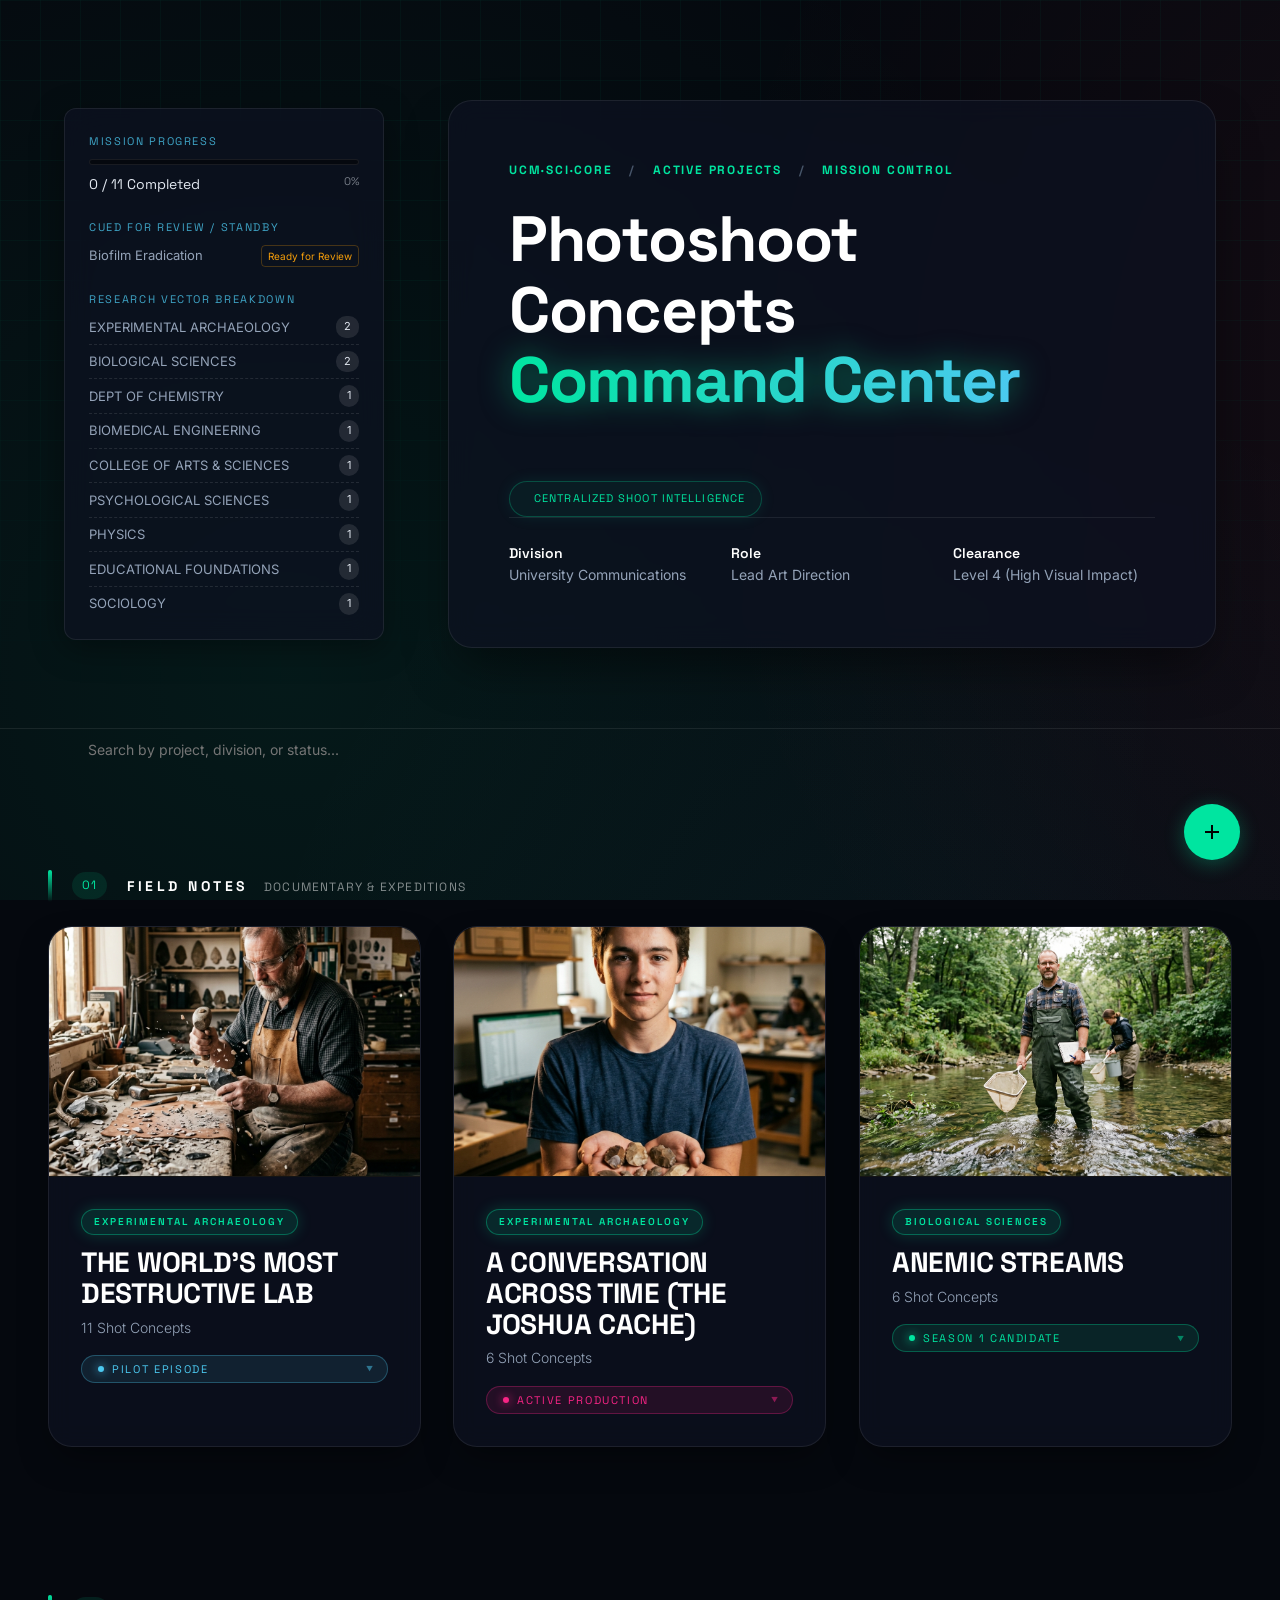
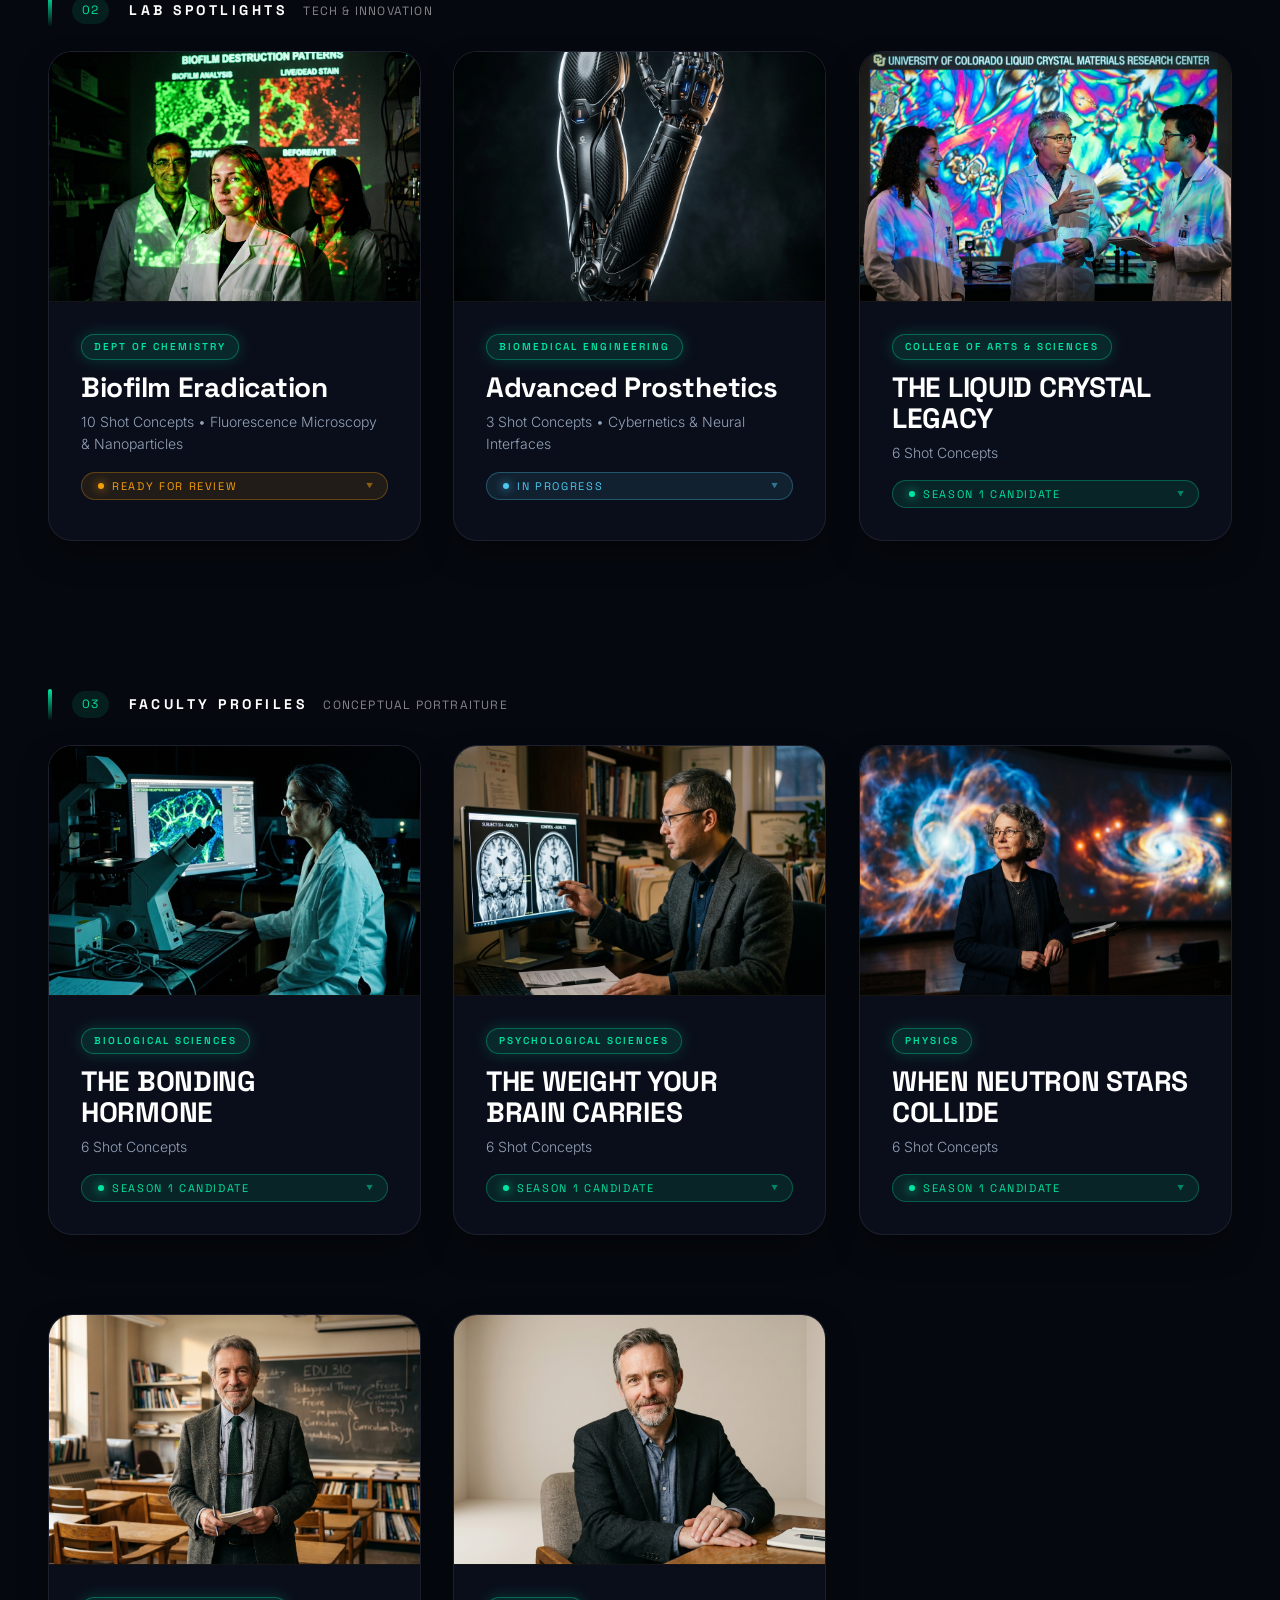
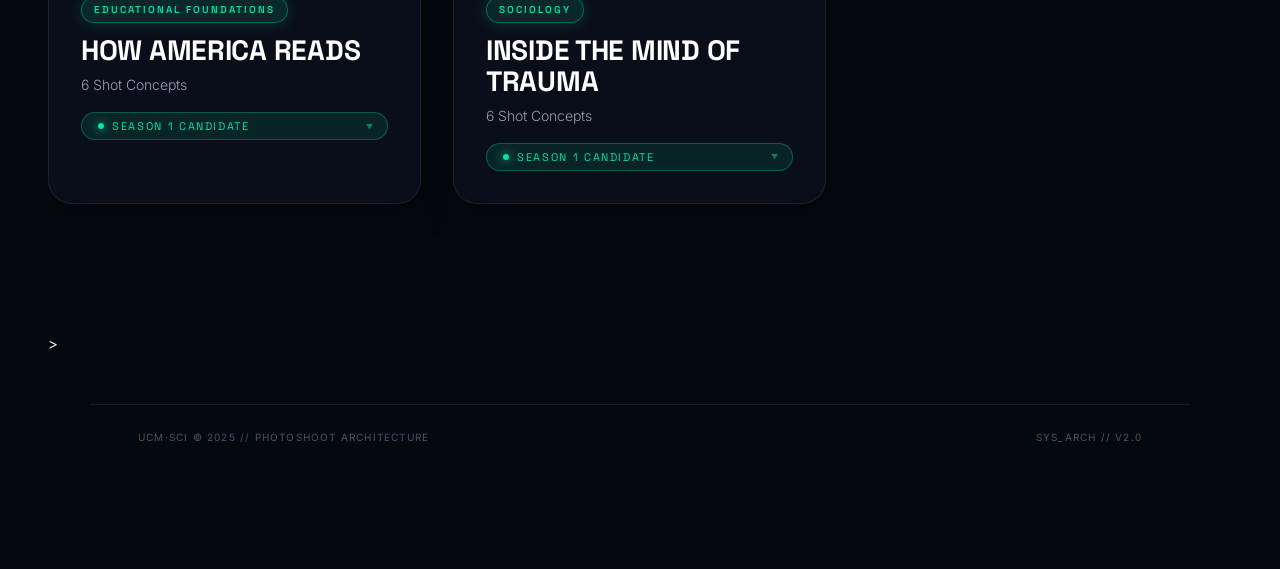
<file: index.html>
<!DOCTYPE html>
<html lang="en">
<head>
<meta charset="UTF-8">
<meta name="viewport" content="width=device-width, initial-scale=1.0">
<title>Command Center — Photoshoot Concepts</title>
<link rel="preconnect" href="https://fonts.googleapis.com">
<link rel="preconnect" href="https://fonts.gstatic.com" crossorigin>
<link href="https://fonts.googleapis.com/css2?family=Inter:wght@300;400;500;600&family=Space+Grotesk:wght@500;700&display=swap" rel="stylesheet">
<link rel="stylesheet" href="css/theme.css">
<style>
/* Dashboard-specific tweaks */
.project-card {
  text-decoration: none;
  display: block;
}
.project-card .concept-generated-img {
  border-top: none;
  border-bottom: 1px solid var(--border2);
}
.project-card .concept-meta {
  padding: 32px;
}
.status-indicator {
  position: relative;
  display: inline-flex;
  align-items: center;
  gap: 8px;
  background: rgba(76,201,240,0.1);
  padding: 6px 16px;
  border-radius: 100px;
  border: 1px solid rgba(76,201,240,0.3);
  margin-top: 16px;
  transition: transform 0.2s cubic-bezier(0.2, 0.8, 0.2, 1);
}
.status-indicator:hover {
  transform: scale(1.05);
}
.status-select {
  background: transparent;
  border: none;
  color: var(--blue);
  font-family: var(--font-display);
  font-size: 11px;
  letter-spacing: 0.15em;
  text-transform: uppercase;
  outline: none;
  cursor: pointer;
  appearance: none;
  padding-right: 12px;
}
.status-select option {
  background: var(--bg);
  color: #fff;
  font-family: var(--font-sans);
  text-transform: none;
  letter-spacing: normal;
}
.status-indicator::after {
  content: '▼';
  position: absolute;
  right: 14px;
  font-size: 7px;
  color: inherit;
  opacity: 0.5;
  pointer-events: none;
}
.status-indicator .dot {
  width: 6px;
  height: 6px;
  border-radius: 50%;
  background: var(--blue);
  box-shadow: 0 0 10px var(--blue);
}

/* Dashboard Wide Layout */
.dashboard-page {
  max-width: 1600px !important;
}

/* Hover Effects & Interactivity */
.project-card {
  transition: transform 0.3s cubic-bezier(0.2, 0.8, 0.2, 1), box-shadow 0.3s ease;
}
.project-card:hover {
  transform: translateY(-4px) scale(1.01);
  box-shadow: 0 12px 30px rgba(0,0,0,0.4);
  z-index: 2;
}
.project-card .concept-generated-img {
  overflow: hidden;
}
.project-card img {
  transition: transform 0.6s cubic-bezier(0.2, 0.8, 0.2, 1);
}
.project-card:hover img {
  transform: scale(1.06);
}

/* Search Filter */
.search-container {
  margin-bottom: 32px;
  position: relative;
}
.search-input {
  width: 100%;
  max-width: 400px;
  background: var(--bg2);
  border: 1px solid var(--border1);
  color: var(--text1);
  padding: 12px 20px 12px 40px;
  border-radius: 8px;
  font-family: var(--font-body);
  font-size: 14px;
  outline: none;
  transition: border-color 0.3s ease, box-shadow 0.3s ease;
}
.search-input:focus {
  border-color: var(--blue);
  box-shadow: 0 0 0 2px rgba(76,201,240,0.2);
}
.search-icon {
  position: absolute;
  left: 14px;
  top: 50%;
  transform: translateY(-50%);
  width: 16px;
  height: 16px;
  stroke: var(--text2);
  pointer-events: none;
}

/* ── TELEMETRY PANEL ────────────────────────────────────── */
.cover-wrapper {
  position: relative;
  z-index: 1;
  display: grid;
  grid-template-columns: 320px 1fr;
  gap: 64px;
  max-width: 1400px;
  width: 100%;
  align-items: center;
}
@media (max-width: 900px) {
  .cover-wrapper { grid-template-columns: 1fr; }
}
.telemetry-panel {
  background: var(--surface);
  border: 1px solid var(--border2);
  border-radius: 12px;
  padding: 24px;
  display: flex;
  flex-direction: column;
  gap: 24px;
  backdrop-filter: blur(16px);
  -webkit-backdrop-filter: blur(16px);
  box-shadow: var(--glass-shadow);
}
.telemetry-block {
  display: flex;
  flex-direction: column;
  gap: 8px;
}
.telemetry-label {
  font-family: var(--font-display);
  font-size: 11px;
  letter-spacing: 0.15em;
  text-transform: uppercase;
  color: var(--blue);
  opacity: 0.8;
}
.progress-bar-bg {
  width: 100%;
  height: 6px;
  background: var(--bg);
  border-radius: 4px;
  overflow: hidden;
  border: 1px solid var(--border2);
}
.progress-bar-fill {
  height: 100%;
  background: var(--green);
  box-shadow: 0 0 10px var(--green);
  transition: width 0.8s cubic-bezier(0.2, 0.8, 0.2, 1);
}
.telemetry-stats {
  font-family: var(--font-display);
  font-size: 14px;
  color: var(--text);
}
.telemetry-list {
  list-style: none;
  font-size: 13px;
  color: var(--muted);
  display: flex;
  flex-direction: column;
  gap: 6px;
}
.telemetry-list li {
  display: flex;
  justify-content: space-between;
  align-items: center;
  padding-bottom: 6px;
  border-bottom: 1px dashed rgba(255,255,255,0.1);
}
.telemetry-list li:last-child {
  border-bottom: none;
  padding-bottom: 0;
}
.telemetry-list .count {
  background: rgba(255,255,255,0.1);
  padding: 2px 8px;
  border-radius: 10px;
  font-size: 11px;
  color: var(--text);
}
.telemetry-list .status-tag {
  font-size: 10px;
  padding: 2px 6px;
  border-radius: 4px;
  border: 1px solid var(--border2);
}

/* ── INITIALIZE SHOOT WIZARD ── */
.fab {
  position: fixed;
  bottom: 40px;
  right: 40px;
  width: 56px;
  height: 56px;
  border-radius: 50%;
  background: var(--green);
  color: #000;
  border: none;
  box-shadow: 0 4px 20px var(--green-glow);
  cursor: pointer;
  display: flex;
  align-items: center;
  justify-content: center;
  z-index: 100;
  transition: transform 0.2s cubic-bezier(0.2, 0.8, 0.2, 1), box-shadow 0.2s;
}
.fab:hover {
  transform: scale(1.1) translateY(-4px);
  box-shadow: 0 8px 30px var(--green-glow);
}
.modal-overlay {
  position: fixed;
  inset: 0;
  background: rgba(0, 0, 0, 0.8);
  backdrop-filter: blur(8px);
  -webkit-backdrop-filter: blur(8px);
  z-index: 200;
  display: flex;
  align-items: center;
  justify-content: center;
  opacity: 0;
  pointer-events: none;
  transition: opacity 0.3s;
}
.modal-overlay.active {
  opacity: 1;
  pointer-events: all;
}
.modal-content {
  background: var(--surface);
  border: 1px solid var(--border2);
  border-radius: 12px;
  padding: 32px;
  width: 100%;
  max-width: 500px;
  position: relative;
  transform: translateY(20px) scale(0.95);
  transition: transform 0.3s cubic-bezier(0.2, 0.8, 0.2, 1);
  box-shadow: var(--glass-shadow);
  max-height: 90vh;
  overflow-y: auto;
}
.modal-overlay.active .modal-content {
  transform: translateY(0) scale(1);
}
.modal-close {
  position: absolute;
  top: 16px;
  right: 16px;
  background: none;
  border: none;
  color: var(--muted);
  font-size: 24px;
  cursor: pointer;
}
.modal-close:hover { color: #fff; }
.form-group {
  margin-bottom: 16px;
}
.form-group label {
  display: block;
  font-size: 11px;
  color: var(--muted);
  margin-bottom: 6px;
  font-family: var(--font-display);
  letter-spacing: 0.05em;
  text-transform: uppercase;
}
.form-group input, .form-group select {
  width: 100%;
  background: var(--bg);
  border: 1px solid var(--border2);
  color: #fff;
  padding: 10px 12px;
  border-radius: 6px;
  font-family: var(--font-sans);
  font-size: 14px;
}
.form-group input:focus, .form-group select:focus {
  outline: none;
  border-color: var(--green);
}
.wiz-btn {
  width: 100%;
  background: var(--green);
  color: #000;
  border: none;
  padding: 12px;
  border-radius: 6px;
  font-weight: 600;
  font-size: 14px;
  cursor: pointer;
  margin-top: 8px;
  transition: opacity 0.2s;
}
.wiz-btn:hover { opacity: 0.9; }

</style>
</head>
<body>

<div class="cover">
  <div class="cover-wrapper">
    <!-- TELEMETRY PANEL -->
    <div class="telemetry-panel">
      <div class="telemetry-block">
        <div class="telemetry-label">Mission Progress</div>
        <div class="progress-bar-bg">
          <div class="progress-bar-fill" id="telemetry-progress-bar" style="width: 0%;"></div>
        </div>
        <div class="telemetry-stats" id="telemetry-progress-text">0 / 0 Completed</div>
      </div>
      
      <div class="telemetry-block">
        <div class="telemetry-label">Cued for Review / Standby</div>
        <ul class="telemetry-list" id="telemetry-cued-list">
          <!-- JS injected -->
        </ul>
      </div>

      <div class="telemetry-block">
        <div class="telemetry-label">Research Vector Breakdown</div>
        <ul class="telemetry-list" id="telemetry-domain-list">
          <!-- JS injected -->
        </ul>
      </div>
    </div>

    <!-- MAIN HEADER CONTENT -->
    <div class="cover-content">
      <div class="cover-meta">
        UCM·SCI·CORE <span>/</span> Active Projects <span>/</span> Mission Control
      </div>
      <h1>Photoshoot Concepts<br><em>Command Center</em></h1>
      <div class="cover-tag"><span class="pulse-dot"></span> Centralized Shoot Intelligence</div>
      <div class="cover-sub">
        <div><strong>Division</strong><br>University Communications</div>
        <div><strong>Role</strong><br>Lead Art Direction</div>
        <div><strong>Clearance</strong><br>Level 4 (High Visual Impact)</div>
      </div>
    </div>
  </div>
</div>

<main class="page dashboard-page">
  

  <div class="search-container">
    <svg class="search-icon" viewBox="0 0 24 24" fill="none" stroke="currentColor" stroke-width="2" stroke-linecap="round" stroke-linejoin="round">
      <circle cx="11" cy="11" r="8"></circle>
      <line x1="21" y1="21" x2="16.65" y2="16.65"></line>
    </svg>
    <input type="text" id="projectSearch" class="search-input" placeholder="Search by project, division, or status...">
  </div>

  
  <div class="category-section" id="section-field_notes" style="margin-bottom: 80px;">
    <div class="section-label" style="margin-bottom: 24px;">
      <div class="section-num">01</div>
      <h2 style="display:flex; align-items:baseline; gap:16px;">Field Notes <span style="opacity:0.5; font-size:12px; font-weight:normal; letter-spacing:0.1em; text-transform:uppercase;">Documentary & Expeditions</span></h2>
    </div>
    <div class="research-grid" style="grid-template-columns: repeat(auto-fill, minmax(320px, 1fr));">
<!-- EREN PROJECT CARD -->
    <a href="Eren/eren-shoot-brief.html" id="card-eren" class="concept-card project-card hero">
      <div class="concept-generated-img" style="height: 250px;">
        <img src="Eren/images/concept_a.png" alt="THE WORLD'S MOST DESTRUCTIVE LAB Cover" style="width: 100%; height: 100%; object-fit: cover; object-position: center 50%;">
      </div>
      <div class="concept-meta">
        <div class="concept-type-badge">Experimental Archaeology</div>
        <h3 class="concept-title">THE WORLD'S MOST DESTRUCTIVE LAB</h3>
        <p class="concept-tagline">11 Shot Concepts</p>
        <div class="status-indicator">
          <div class="dot" style="background: var(--blue); box-shadow: 0 0 10px var(--blue);"></div>
          <span style="color: var(--blue);">Pilot Episode</span>
        </div>
      </div>
    </a>

<!-- JOSHUACACHE PROJECT CARD -->
    <a href="JoshuaCache/joshuacache-shoot-brief.html" id="card-joshuacache" class="concept-card project-card hero">
      <div class="concept-generated-img" style="height: 250px;">
        <img src="JoshuaCache/images/concept_a.png" alt="A CONVERSATION ACROSS TIME (THE JOSHUA CACHE) Cover" style="width: 100%; height: 100%; object-fit: cover; object-position: center 50%;">
      </div>
      <div class="concept-meta">
        <div class="concept-type-badge">Experimental Archaeology</div>
        <h3 class="concept-title">A CONVERSATION ACROSS TIME (THE JOSHUA CACHE)</h3>
        <p class="concept-tagline">6 Shot Concepts</p>
        <div class="status-indicator">
          <div class="dot" style="background: var(--blue); box-shadow: 0 0 10px var(--blue);"></div>
          <span style="color: var(--blue);">Active Production</span>
        </div>
      </div>
    </a>

<!-- COSTELLO PROJECT CARD -->
    <a href="Costello/costello-shoot-brief.html" id="card-costello" class="concept-card project-card hero">
      <div class="concept-generated-img" style="height: 250px;">
        <img src="Costello/images/concept_a.png" alt="ANEMIC STREAMS Cover" style="width: 100%; height: 100%; object-fit: cover; object-position: center 50%;">
      </div>
      <div class="concept-meta">
        <div class="concept-type-badge">Biological Sciences</div>
        <h3 class="concept-title">ANEMIC STREAMS</h3>
        <p class="concept-tagline">6 Shot Concepts</p>
        <div class="status-indicator">
          <div class="dot" style="background: var(--green); box-shadow: 0 0 10px var(--green);"></div>
          <span style="color: var(--green);">Season 1 Candidate</span>
        </div>
      </div>
    </a>

    </div>
  </div>

  <div class="category-section" id="section-lab_spotlights" style="margin-bottom: 80px;">
    <div class="section-label" style="margin-bottom: 24px;">
      <div class="section-num">02</div>
      <h2 style="display:flex; align-items:baseline; gap:16px;">Lab Spotlights <span style="opacity:0.5; font-size:12px; font-weight:normal; letter-spacing:0.1em; text-transform:uppercase;">Tech & Innovation</span></h2>
    </div>
    <div class="research-grid" style="grid-template-columns: repeat(auto-fill, minmax(320px, 1fr));">
<!-- BIOFILM PROJECT CARD -->
    <a href="Biofilm/biofilm-shoot-brief.html" id="card-biofilm" class="concept-card project-card hero">
      <div class="concept-generated-img" style="height: 250px;">
        <img src="Biofilm/images/concept_a_nano_banana_2_1773427642042.png" alt="Biofilm Cover" style="width: 100%; height: 100%; object-fit: cover; object-position: center 20%;">
      </div>
      <div class="concept-meta">
        <div class="concept-type-badge">Dept of Chemistry</div>
        <h3 class="concept-title">Biofilm Eradication</h3>
        <p class="concept-tagline">10 Shot Concepts • Fluorescence Microscopy & Nanoparticles</p>
        <div class="status-indicator">
          <div class="dot" style="background: var(--green); box-shadow: 0 0 10px var(--green);"></div>
          <span style="color: var(--green);">Ready for Review</span>
        </div>
      </div>
    </a>

<!-- PROSTHETICS PROJECT CARD -->
    <a href="Prosthetics/prosthetics-shoot-brief.html" id="card-prosthetics" class="concept-card project-card hero">
      <div class="concept-generated-img" style="height: 250px;">
        <img src="Prosthetics/images/prosthetic_concept_cover.png" alt="Prosthetics Cover" style="width: 100%; height: 100%; object-fit: cover; object-position: center 50%;">
      </div>
      <div class="concept-meta">
        <div class="concept-type-badge">Biomedical Engineering</div>
        <h3 class="concept-title">Advanced Prosthetics</h3>
        <p class="concept-tagline">3 Shot Concepts • Cybernetics & Neural Interfaces</p>
        <div class="status-indicator">
          <div class="dot" style="background: var(--blue); box-shadow: 0 0 10px var(--blue);"></div>
          <span style="color: var(--blue);">In Progress</span>
        </div>
      </div>
    </a>

<!-- LIQUIDCRYSTAL PROJECT CARD -->
    <a href="LiquidCrystal/liquidcrystal-shoot-brief.html" id="card-liquidcrystal" class="concept-card project-card hero">
      <div class="concept-generated-img" style="height: 250px;">
        <img src="LiquidCrystal/images/concept_a.png" alt="THE LIQUID CRYSTAL LEGACY Cover" style="width: 100%; height: 100%; object-fit: cover; object-position: center 50%;">
      </div>
      <div class="concept-meta">
        <div class="concept-type-badge">College of Arts & Sciences</div>
        <h3 class="concept-title">THE LIQUID CRYSTAL LEGACY</h3>
        <p class="concept-tagline">6 Shot Concepts</p>
        <div class="status-indicator">
          <div class="dot" style="background: var(--green); box-shadow: 0 0 10px var(--green);"></div>
          <span style="color: var(--green);">Season 1 Candidate</span>
        </div>
      </div>
    </a>

    </div>
  </div>

  <div class="category-section" id="section-faculty_profiles" style="margin-bottom: 80px;">
    <div class="section-label" style="margin-bottom: 24px;">
      <div class="section-num">03</div>
      <h2 style="display:flex; align-items:baseline; gap:16px;">Faculty Profiles <span style="opacity:0.5; font-size:12px; font-weight:normal; letter-spacing:0.1em; text-transform:uppercase;">Conceptual Portraiture</span></h2>
    </div>
    <div class="research-grid" style="grid-template-columns: repeat(auto-fill, minmax(320px, 1fr));">
<!-- CALDWELL PROJECT CARD -->
    <a href="Caldwell/caldwell-shoot-brief.html" id="card-caldwell" class="concept-card project-card hero">
      <div class="concept-generated-img" style="height: 250px;">
        <img src="Caldwell/images/concept_a.png" alt="THE BONDING HORMONE Cover" style="width: 100%; height: 100%; object-fit: cover; object-position: center 50%;">
      </div>
      <div class="concept-meta">
        <div class="concept-type-badge">Biological Sciences</div>
        <h3 class="concept-title">THE BONDING HORMONE</h3>
        <p class="concept-tagline">6 Shot Concepts</p>
        <div class="status-indicator">
          <div class="dot" style="background: var(--green); box-shadow: 0 0 10px var(--green);"></div>
          <span style="color: var(--green);">Season 1 Candidate</span>
        </div>
      </div>
    </a>

<!-- GUNSTAD PROJECT CARD -->
    <a href="Gunstad/gunstad-shoot-brief.html" id="card-gunstad" class="concept-card project-card hero">
      <div class="concept-generated-img" style="height: 250px;">
        <img src="Gunstad/images/concept_a.png" alt="THE WEIGHT YOUR BRAIN CARRIES Cover" style="width: 100%; height: 100%; object-fit: cover; object-position: center 50%;">
      </div>
      <div class="concept-meta">
        <div class="concept-type-badge">Psychological Sciences</div>
        <h3 class="concept-title">THE WEIGHT YOUR BRAIN CARRIES</h3>
        <p class="concept-tagline">6 Shot Concepts</p>
        <div class="status-indicator">
          <div class="dot" style="background: var(--green); box-shadow: 0 0 10px var(--green);"></div>
          <span style="color: var(--green);">Season 1 Candidate</span>
        </div>
      </div>
    </a>

<!-- DEXHEIMER PROJECT CARD -->
    <a href="Dexheimer/dexheimer-shoot-brief.html" id="card-dexheimer" class="concept-card project-card hero">
      <div class="concept-generated-img" style="height: 250px;">
        <img src="Dexheimer/images/concept_a.png" alt="WHEN NEUTRON STARS COLLIDE Cover" style="width: 100%; height: 100%; object-fit: cover; object-position: center 50%;">
      </div>
      <div class="concept-meta">
        <div class="concept-type-badge">Physics</div>
        <h3 class="concept-title">WHEN NEUTRON STARS COLLIDE</h3>
        <p class="concept-tagline">6 Shot Concepts</p>
        <div class="status-indicator">
          <div class="dot" style="background: var(--green); box-shadow: 0 0 10px var(--green);"></div>
          <span style="color: var(--green);">Season 1 Candidate</span>
        </div>
      </div>
    </a>

<!-- RASINSKI PROJECT CARD -->
    <a href="Rasinski/rasinski-shoot-brief.html" id="card-rasinski" class="concept-card project-card hero">
      <div class="concept-generated-img" style="height: 250px;">
        <img src="Rasinski/images/concept_a.png" alt="HOW AMERICA READS Cover" style="width: 100%; height: 100%; object-fit: cover; object-position: center 50%;">
      </div>
      <div class="concept-meta">
        <div class="concept-type-badge">Educational Foundations</div>
        <h3 class="concept-title">HOW AMERICA READS</h3>
        <p class="concept-tagline">6 Shot Concepts</p>
        <div class="status-indicator">
          <div class="dot" style="background: var(--green); box-shadow: 0 0 10px var(--green);"></div>
          <span style="color: var(--green);">Season 1 Candidate</span>
        </div>
      </div>
    </a>

<!-- ADAMS PROJECT CARD -->
    <a href="Adams/adams-shoot-brief.html" id="card-adams" class="concept-card project-card hero">
      <div class="concept-generated-img" style="height: 250px;">
        <img src="Adams/images/concept_a.png" alt="INSIDE THE MIND OF TRAUMA Cover" style="width: 100%; height: 100%; object-fit: cover; object-position: center 50%;">
      </div>
      <div class="concept-meta">
        <div class="concept-type-badge">Sociology</div>
        <h3 class="concept-title">INSIDE THE MIND OF TRAUMA</h3>
        <p class="concept-tagline">6 Shot Concepts</p>
        <div class="status-indicator">
          <div class="dot" style="background: var(--green); box-shadow: 0 0 10px var(--green);"></div>
          <span style="color: var(--green);">Season 1 Candidate</span>
        </div>
      </div>
    </a>

    </div>
  </div>

  >

  <!-- INITIALIZE SHOOT WIZARD -->
  <button id="fab-init-shoot" class="fab" title="Initialize New Shoot">
    <svg width="24" height="24" viewBox="0 0 24 24" fill="none" stroke="currentColor" stroke-width="2">
      <line x1="12" y1="5" x2="12" y2="19"></line>
      <line x1="5" y1="12" x2="19" y2="12"></line>
    </svg>
  </button>

  <div id="modal-overlay" class="modal-overlay">
    <div class="modal-content">
      <button id="modal-close" class="modal-close">&times;</button>
      <h2 style="margin-bottom: 8px; font-family: var(--font-display); color: var(--green); text-transform: uppercase; letter-spacing: 0.1em; font-size: 16px;">Initialize New Shoot</h2>
      <p style="color: var(--muted); margin-bottom: 24px; font-size: 13px;">Scaffold a new project brief and generate dashboard HTML.</p>
      
      <div class="form-group">
        <label>Folder / Directory Name</label>
        <input type="text" id="wiz-id" placeholder="e.g. SpaceShoot (no spaces)">
      </div>
      <div class="form-group">
        <label>Project Title</label>
        <input type="text" id="wiz-title" placeholder="e.g. THE GRAVITY WELL">
      </div>
      <div class="form-group">
        <label>Category (Dashboard Section)</label>
        <select id="wiz-category">
          <option value="field-notes">Field Notes</option>
          <option value="lab-spotlights">Lab Spotlights</option>
          <option value="faculty-profiles">Faculty Profiles</option>
        </select>
      </div>
      <div class="form-group">
        <label>Tagline / Details</label>
        <input type="text" id="wiz-tagline" placeholder="e.g. 4 Shot Concepts • Physics Dept">
      </div>
      <div class="form-group">
        <label>Badge Title (Scientific Domain)</label>
        <input type="text" id="wiz-badge" placeholder="e.g. Astrophysics">
      </div>
      
      <button id="wiz-generate" class="wiz-btn">Generate Project Assets</button>

      <div id="wiz-output" style="display:none; margin-top: 24px;">
        <hr style="border:0; border-top: 1px solid var(--border2); margin-bottom: 24px;">
        <h3 style="font-size: 14px; margin-bottom: 12px; color: var(--text);">1. Download Pre-filled Brief</h3>
        <p style="font-size: 12px; color: var(--muted); margin-bottom: 12px;">Create a folder named <strong><span id="out-folder"></span></strong> and place this file inside it.</p>
        <button id="wiz-download" class="wiz-btn" style="background: transparent; border: 1px solid var(--blue); color: var(--blue);">Download shoot-brief.html</button>

        <h3 style="font-size: 14px; margin-top: 24px; margin-bottom: 12px; color: var(--text);">2. Dashboard Card Code</h3>
        <p style="font-size: 12px; color: var(--muted); margin-bottom: 12px;">Copy this code and paste it inside the <code>index.html</code> file, directly under the <code>&lt;div class="research-grid"&gt;</code> for the category you selected.</p>
        <div style="position: relative;">
          <textarea id="wiz-code" readonly style="width: 100%; height: 150px; background: var(--bg); color: var(--text); font-family: monospace; font-size: 11px; padding: 12px; border: 1px solid var(--border2); border-radius: 4px; resize: vertical;"></textarea>
          <button id="wiz-copy" style="position: absolute; top: 8px; right: 8px; background: var(--surface2); color: var(--text); border: 1px solid var(--border2); padding: 4px 8px; border-radius: 4px; font-size: 10px; cursor: pointer;">Copy Code</button>
        </div>
      </div>
    </div>
  </div>

</main>

<footer class="footer">
  <div>UCM·SCI © 2025 // Photoshoot Architecture</div>
  <div>Sys_Arch // v2.0</div>
</footer>

<script>
  // Search Filter Logic
  document.getElementById('projectSearch').addEventListener('input', function(e) {
    const term = e.target.value.toLowerCase();
    const sections = document.querySelectorAll('.category-section');
    
    sections.forEach(section => {
      const cards = section.querySelectorAll('.project-card');
      let sectionHasVisibleCards = false;

      cards.forEach(card => {
        const meta = card.querySelector('.concept-meta');
        if (meta) {
          const text = meta.textContent.toLowerCase();
          if (text.includes(term)) {
            card.style.display = 'block';
            sectionHasVisibleCards = true;
          } else {
            card.style.display = 'none';
          }
        }
      });

      section.style.display = sectionHasVisibleCards ? 'block' : 'none';
    });
  });

  // Status Indicator Dropdown Logic
  const STATUS_CYCLE = [
    { text: 'Standby', color: '#64748b', border: 'rgba(100,116,139,0.3)', bg: 'rgba(100,116,139,0.1)' },
    { text: 'In Progress', color: 'var(--blue)', border: 'rgba(76,201,240,0.3)', bg: 'rgba(76,201,240,0.1)' },
    { text: 'Active Production', color: '#f72585', border: 'rgba(247,37,133,0.3)', bg: 'rgba(247,37,133,0.1)' },
    { text: 'Ready for Review', color: '#f59e0b', border: 'rgba(245,158,11,0.3)', bg: 'rgba(245,158,11,0.1)' },
    { text: 'Season 1 Candidate', color: 'var(--green)', border: 'rgba(0,229,160,0.3)', bg: 'rgba(0,229,160,0.1)' },
    { text: 'Pilot Episode', color: 'var(--blue)', border: 'rgba(76,201,240,0.3)', bg: 'rgba(76,201,240,0.1)' },
    { text: 'Completed', color: 'var(--green)', border: 'rgba(0,229,160,0.3)', bg: 'rgba(0,229,160,0.1)' }
  ];

  document.querySelectorAll('.status-indicator').forEach(indicator => {
    const cardId = indicator.closest('.project-card').id;
    if (!cardId) return;

    const span = indicator.querySelector('span');
    const defaultText = span.innerText;

    // Create dropdown select
    const select = document.createElement('select');
    select.className = 'status-select';
    
    STATUS_CYCLE.forEach(status => {
      const option = document.createElement('option');
      option.value = status.text;
      option.innerText = status.text;
      select.appendChild(option);
    });

    // Replace span with select
    indicator.replaceChild(select, span);

    // Stop link navigation when interacting with dropdown
    indicator.addEventListener('click', e => e.preventDefault());
    select.addEventListener('click', e => { e.preventDefault(); e.stopPropagation(); });
    
    // Load from local storage or set default
    const savedStatus = localStorage.getItem('status_' + cardId);
    let activeStatusData = null;
    
    if (savedStatus) {
      activeStatusData = JSON.parse(savedStatus);
      select.value = activeStatusData.text;
    } else {
      select.value = defaultText;
      activeStatusData = STATUS_CYCLE.find(s => s.text === defaultText) || STATUS_CYCLE[0];
    }
    
    applyStatus(indicator, select, activeStatusData);

    // Handle change
    select.addEventListener('change', (e) => {
      e.preventDefault();
      e.stopPropagation();
      const selectedStatus = STATUS_CYCLE.find(s => s.text === select.value);
      applyStatus(indicator, select, selectedStatus);
      localStorage.setItem('status_' + cardId, JSON.stringify(selectedStatus));
      updateTelemetryDashboard();
    });
  });

  function applyStatus(indicator, select, statusData) {
    if (!statusData) return;
    indicator.style.color = statusData.color;
    select.style.color = statusData.color;
    indicator.style.borderColor = statusData.border;
    indicator.style.background = statusData.bg;
    indicator.querySelector('.dot').style.background = statusData.color;
    indicator.querySelector('.dot').style.boxShadow = `0 0 10px ${statusData.color}`;
  }

  function updateTelemetryDashboard() {
    const cards = document.querySelectorAll('.project-card');
    let total = cards.length;
    let completed = 0;
    
    const domains = {};
    const cuedItems = [];

    cards.forEach(card => {
      if (card.id === 'card-template') {
        total--;
        return; 
      }

      const select = card.querySelector('.status-select');
      const statusText = select ? select.value : '';
      
      if (statusText === 'Completed') completed++;
      if (statusText === 'Standby' || statusText === 'Ready for Review') {
        const titleEl = card.querySelector('.concept-title');
        if (titleEl) {
          cuedItems.push({ title: titleEl.innerText, status: statusText });
        }
      }

      const badge = card.querySelector('.concept-type-badge');
      if (badge) {
        const domain = badge.innerText.trim();
        domains[domain] = (domains[domain] || 0) + 1;
      }
    });

    const progressFill = document.getElementById('telemetry-progress-bar');
    const progressText = document.getElementById('telemetry-progress-text');
    if (progressFill && progressText) {
      const pct = total === 0 ? 0 : Math.round((completed / total) * 100);
      progressFill.style.width = pct + '%';
      progressText.innerHTML = `${completed} / ${total} Completed <span style="opacity:0.5; font-size:11px; float:right;">${pct}%</span>`;
    }

    const domainList = document.getElementById('telemetry-domain-list');
    if (domainList) {
      domainList.innerHTML = '';
      Object.entries(domains).sort((a,b) => b[1] - a[1]).forEach(([domain, count]) => {
        domainList.innerHTML += `<li><span>${domain}</span> <span class="count">${count}</span></li>`;
      });
    }

    const cuedList = document.getElementById('telemetry-cued-list');
    if (cuedList) {
      cuedList.innerHTML = '';
      if (cuedItems.length === 0) {
        cuedList.innerHTML = `<li><span style="opacity:0.5">No items cued</span></li>`;
      } else {
        cuedItems.slice(0, 4).forEach(item => {
          let color = item.status === 'Ready for Review' ? '#f59e0b' : '#64748b';
          cuedList.innerHTML += `<li><span style="white-space:nowrap; overflow:hidden; text-overflow:ellipsis; max-width: 160px;" title="${item.title}">${item.title}</span> <span class="status-tag" style="color:${color}; border-color:${color}40;">${item.status}</span></li>`;
        });
      }
    }
  }

  // Initialize telemetry on load
  updateTelemetryDashboard();

  
  // ── WIZARD LOGIC ──
  const fab = document.getElementById('fab-init-shoot');
  const modal = document.getElementById('modal-overlay');
  const closeBtn = document.getElementById('modal-close');
  const generateBtn = document.getElementById('wiz-generate');
  const outputDiv = document.getElementById('wiz-output');
  const copyBtn = document.getElementById('wiz-copy');
  const dlBtn = document.getElementById('wiz-download');
  let generatedBlobUrl = null;

  fab.addEventListener('click', () => modal.classList.add('active'));
  closeBtn.addEventListener('click', () => modal.classList.remove('active'));
  modal.addEventListener('click', (e) => {
    if(e.target === modal) modal.classList.remove('active');
  });

  generateBtn.addEventListener('click', () => {
    const id = document.getElementById('wiz-id').value.trim() || 'NewShoot';
    const title = document.getElementById('wiz-title').value.trim() || 'UNTITLED SHOOT';
    const tagline = document.getElementById('wiz-tagline').value.trim() || 'Brief Details';
    const badge = document.getElementById('wiz-badge').value.trim() || 'New Division';
    
    // 1. Generate Card Code
    const cardHtml = `
    <!-- ${id.toUpperCase()} PROJECT CARD -->
    <a href="${id}/${id.toLowerCase()}-shoot-brief.html" id="card-${id.toLowerCase()}" class="concept-card project-card hero">
      <div class="concept-generated-img" style="height: 250px; background: rgba(0,0,0,0.5);">
         <svg width="48" height="48" viewBox="0 0 24 24" fill="none" stroke="rgba(255,255,255,0.1)" stroke-width="1.5" style="margin: auto; display:block; padding-top: 100px;">
           <rect x="3" y="3" width="18" height="18" rx="2" ry="2"></rect>
           <circle cx="8.5" cy="8.5" r="1.5"></circle>
           <polyline points="21 15 16 10 5 21"></polyline>
         </svg>
      </div>
      <div class="concept-meta">
        <div class="concept-type-badge">${badge}</div>
        <h3 class="concept-title">${title}</h3>
        <p class="concept-tagline">${tagline}</p>
        <div class="status-indicator">
          <div class="dot"></div>
          <span>Standby</span>
        </div>
      </div>
    </a>`;
    
    document.getElementById('wiz-code').value = cardHtml;
    document.getElementById('out-folder').innerText = id;
    
    // 2. Generate Brief File (Blob)
    const rawTemplate = `<!DOCTYPE html>
<html lang="en">
<head>
<meta charset="UTF-8">
<meta name="viewport" content="width=device-width, initial-scale=1.0">
<title>Shoot Brief Template — Command Center</title>
<link rel="preconnect" href="https://fonts.googleapis.com">
<link rel="preconnect" href="https://fonts.gstatic.com" crossorigin>
<link href="https://fonts.googleapis.com/css2?family=Inter:wght@300;400;500;600&family=Space+Grotesk:wght@500;700&display=swap" rel="stylesheet">
<link rel="stylesheet" href="../css/theme.css">
</head>
<body>

<div style="padding: 40px 48px 0; max-width: 1100px; margin: 0 auto;">
  <a href="../index.html" style="color: var(--green); text-decoration: none; font-family: var(--font-display); font-size: 11px; letter-spacing: 0.15em; text-transform: uppercase; border-bottom: 1px solid var(--border); padding-bottom: 4px; transition: color 0.2s ease;">← Back to Command Center</a>
</div>

<!-- ══ COVER ══════════════════════════════════════════════ -->
<div class="cover">
  <div class="cover-content">
    <div class="cover-meta">
      [Doc Code] <span>/</span> [Organization] <span>/</span> [Department] 
    </div>
    <h1>Photography Brief:<br><em>[Project Title]</em></h1>
    <div class="cover-tag"><span class="pulse-dot"></span> [X] Shot Concepts · AI Prompts Included</div>
    <div class="cover-sub">
      <div><strong>Faculty/Subject</strong><br>[Name]</div>
      <div><strong>Location</strong><br>[Building / Lab]</div>
      <div><strong>Funding</strong><br>[Grant Info]</div>
      <div><strong>Date</strong><br>[Month Year]</div>
    </div>
  </div>
</div>

<!-- ══ MAIN RESEARCH / CONTEXT ════════════════════════════ -->
<main class="page">
  <div class="section-label">
    <div class="section-num">01</div>
    <h2>Project Context</h2>
  </div>

  <div class="research-grid">
    <div class="info-card">
      <h3>The Challenge / Hypothesis</h3>
      <p>[Explain the core scientific or thematic challenge being researched or highlighted in this shoot.]</p>
    </div>
    <div class="info-card">
      <h3>The Solution / Innovation</h3>
      <p>[Explain the novel approach or discovery being made by the subjects.]</p>
    </div>
  </div>

<!-- ══ SHOT CONCEPTS ══════════════════════════════════════ -->
  <div class="section-label">
    <div class="section-num">02</div>
    <h2>Shot Concepts</h2>
  </div>

  <div class="type-divider hero">
    <h3>Concept Category (e.g., Posed / Hero)</h3>
  </div>

  <!-- CONCEPT A -->
  <div class="concept-card hero" id="concept-a">
    <div class="concept-header">
      <div class="concept-num">A</div>
      <div class="concept-meta">
        <div class="concept-type-badge">Primary Hero Shot</div>
        <div class="concept-title">[Shot Title]</div>
        <div class="concept-tagline">[One sentence summary of the shot's goal]</div>
      </div>
    </div>

    <div class="concept-body">
      <div class="concept-desc">
        <p>[Describe the visual direction, composition, framing, and mood in detail.]</p>
        <ul>
          <li>[Key compositional note]</li>
          <li>[Lighting or interaction note]</li>
        </ul>
      </div>
      
      <div class="concept-tech">
        <h5>Technical Notes</h5>
        <div class="tech-line"><span class="tech-key">Aperture</span><span class="tech-val">[f-stop]</span></div>
        <div class="tech-line"><span class="tech-key">Focal Length</span><span class="tech-val">[mm]</span></div>
        <div class="tech-line"><span class="tech-key">Focus Element</span><span class="tech-val">[Subject]</span></div>
        <div class="tech-line"><span class="tech-key">Key Light</span><span class="tech-val">[Lighting Setup]</span></div>
      </div>
    </div>
    
    <!-- AI GENERATED IMAGE -->
    <!--
    <div class="concept-generated-img">
      <img src="images/placeholder.png" alt="Concept Image">
    </div>
    -->

    <div class="concept-prompt">
      <h5>AI Visualization Prompt — <span>[Style]</span></h5>
      <div class="prompt-text">[Paste the Midjourney prompt here to generate the visual representation of this shot.]</div>
    </div>
  </div>

</main>

<footer class="footer">
  <div>UCM·SCI © 2025 // Photoshoot Architecture</div>
  <div>Sys_Arch // v2.0</div>
</footer>

</body>
</html>
`;
    const finalFileHtml = rawTemplate.replace(/\[Project Title\]/g, title).replace(/\[Name\]/g, badge);
    
    if (generatedBlobUrl) URL.revokeObjectURL(generatedBlobUrl);
    const blob = new Blob([finalFileHtml], { type: 'text/html' });
    generatedBlobUrl = URL.createObjectURL(blob);
    
    dlBtn.onclick = () => {
      const a = document.createElement('a');
      a.href = generatedBlobUrl;
      a.download = `${id.toLowerCase()}-shoot-brief.html`;
      document.body.appendChild(a);
      a.click();
      document.body.removeChild(a);
    };

    outputDiv.style.display = 'block';
  });

  copyBtn.addEventListener('click', () => {
    const code = document.getElementById('wiz-code');
    code.select();
    document.execCommand('copy');
    copyBtn.innerText = 'Copied!';
    setTimeout(() => copyBtn.innerText = 'Copy Code', 2000);
  });

  // Cinematic Scroll & Spotlight Logic
  const observer = new IntersectionObserver((entries) => {
    entries.forEach(entry => {
      if (entry.isIntersecting) {
        entry.target.classList.add('visible');
      }
    });
  }, { threshold: 0.1, rootMargin: "0px 0px -50px 0px" });

  const coverWrapper = document.querySelector('.cover-wrapper');
  if (coverWrapper) observer.observe(coverWrapper);

  document.querySelectorAll('.project-card').forEach((card, index) => {
    // Add classes dynamically
    card.classList.add('fade-up', 'spotlight-card');
    
    // Stagger delay based on grid index (mod 3 for columns)
    const delayClass = `delay-${(index % 3) + 1}`;
    card.classList.add(delayClass);
    
    observer.observe(card);

    // Spotlight mouse tracking
    card.addEventListener('mousemove', e => {
      const rect = card.getBoundingClientRect();
      const x = e.clientX - rect.left;
      const y = e.clientY - rect.top;
      card.style.setProperty('--mouse-x', `${x}px`);
      card.style.setProperty('--mouse-y', `${y}px`);
    });
  });

</script>

</body>
</html>
</file>
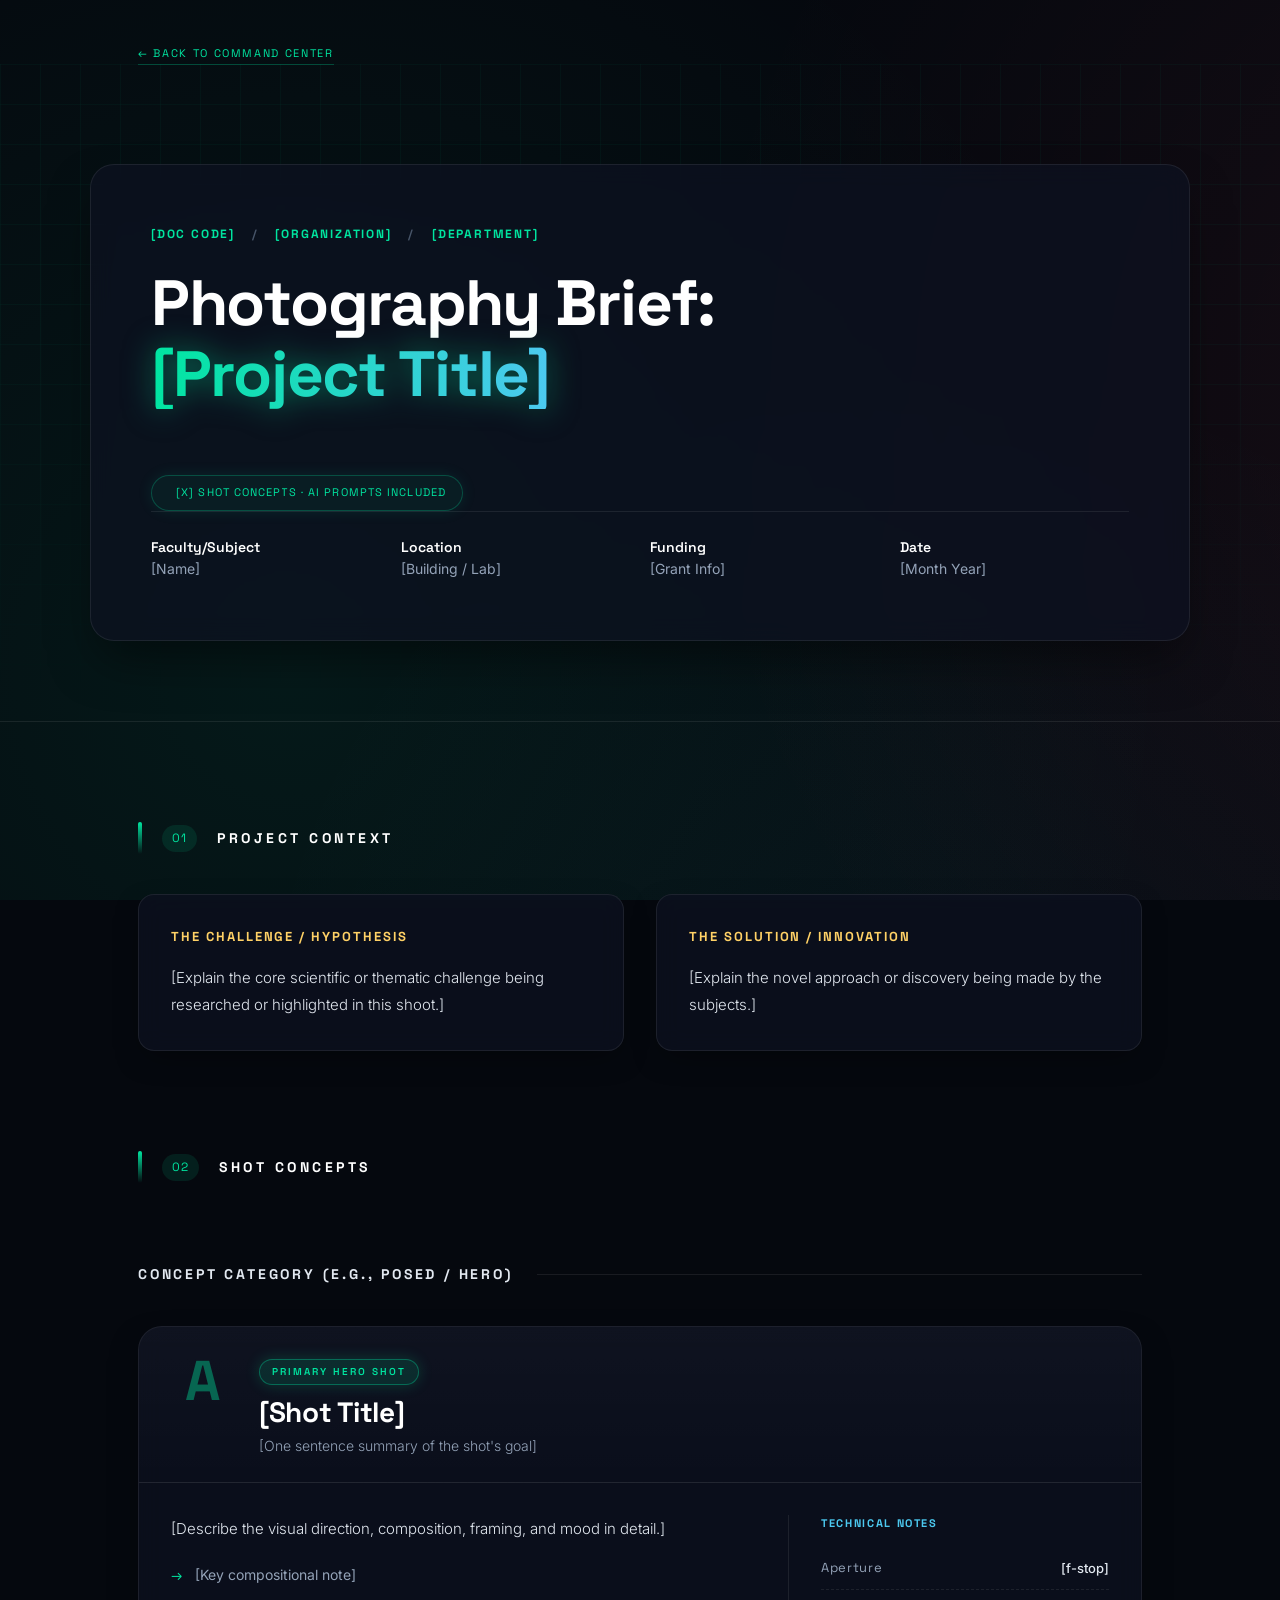
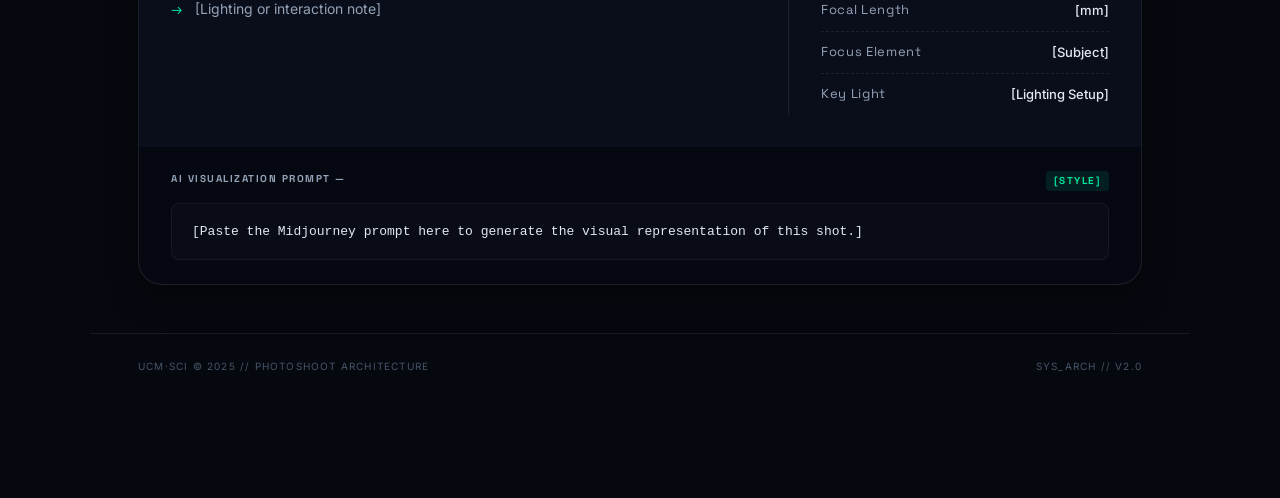
<file: _templates/empty_brief.html>
<!DOCTYPE html>
<html lang="en">
<head>
<meta charset="UTF-8">
<meta name="viewport" content="width=device-width, initial-scale=1.0">
<title>Shoot Brief Template — Command Center</title>
<link rel="preconnect" href="https://fonts.googleapis.com">
<link rel="preconnect" href="https://fonts.gstatic.com" crossorigin>
<link href="https://fonts.googleapis.com/css2?family=Inter:wght@300;400;500;600&family=Space+Grotesk:wght@500;700&display=swap" rel="stylesheet">
<link rel="stylesheet" href="../css/theme.css">
</head>
<body>

<div style="padding: 40px 48px 0; max-width: 1100px; margin: 0 auto;">
  <a href="../index.html" style="color: var(--green); text-decoration: none; font-family: var(--font-display); font-size: 11px; letter-spacing: 0.15em; text-transform: uppercase; border-bottom: 1px solid var(--border); padding-bottom: 4px; transition: color 0.2s ease;">← Back to Command Center</a>
</div>

<!-- ══ COVER ══════════════════════════════════════════════ -->
<div class="cover">
  <div class="cover-content">
    <div class="cover-meta">
      [Doc Code] <span>/</span> [Organization] <span>/</span> [Department] 
    </div>
    <h1>Photography Brief:<br><em>[Project Title]</em></h1>
    <div class="cover-tag"><span class="pulse-dot"></span> [X] Shot Concepts · AI Prompts Included</div>
    <div class="cover-sub">
      <div><strong>Faculty/Subject</strong><br>[Name]</div>
      <div><strong>Location</strong><br>[Building / Lab]</div>
      <div><strong>Funding</strong><br>[Grant Info]</div>
      <div><strong>Date</strong><br>[Month Year]</div>
    </div>
  </div>
</div>

<!-- ══ MAIN RESEARCH / CONTEXT ════════════════════════════ -->
<main class="page">
  <div class="section-label">
    <div class="section-num">01</div>
    <h2>Project Context</h2>
  </div>

  <div class="research-grid">
    <div class="info-card">
      <h3>The Challenge / Hypothesis</h3>
      <p>[Explain the core scientific or thematic challenge being researched or highlighted in this shoot.]</p>
    </div>
    <div class="info-card">
      <h3>The Solution / Innovation</h3>
      <p>[Explain the novel approach or discovery being made by the subjects.]</p>
    </div>
  </div>

<!-- ══ SHOT CONCEPTS ══════════════════════════════════════ -->
  <div class="section-label">
    <div class="section-num">02</div>
    <h2>Shot Concepts</h2>
  </div>

  <div class="type-divider hero">
    <h3>Concept Category (e.g., Posed / Hero)</h3>
  </div>

  <!-- CONCEPT A -->
  <div class="concept-card hero" id="concept-a">
    <div class="concept-header">
      <div class="concept-num">A</div>
      <div class="concept-meta">
        <div class="concept-type-badge">Primary Hero Shot</div>
        <div class="concept-title">[Shot Title]</div>
        <div class="concept-tagline">[One sentence summary of the shot's goal]</div>
      </div>
    </div>

    <div class="concept-body">
      <div class="concept-desc">
        <p>[Describe the visual direction, composition, framing, and mood in detail.]</p>
        <ul>
          <li>[Key compositional note]</li>
          <li>[Lighting or interaction note]</li>
        </ul>
      </div>
      
      <div class="concept-tech">
        <h5>Technical Notes</h5>
        <div class="tech-line"><span class="tech-key">Aperture</span><span class="tech-val">[f-stop]</span></div>
        <div class="tech-line"><span class="tech-key">Focal Length</span><span class="tech-val">[mm]</span></div>
        <div class="tech-line"><span class="tech-key">Focus Element</span><span class="tech-val">[Subject]</span></div>
        <div class="tech-line"><span class="tech-key">Key Light</span><span class="tech-val">[Lighting Setup]</span></div>
      </div>
    </div>
    
    <!-- AI GENERATED IMAGE -->
    <!--
    <div class="concept-generated-img">
      <img src="images/placeholder.png" alt="Concept Image">
    </div>
    -->

    <div class="concept-prompt">
      <h5>AI Visualization Prompt — <span>[Style]</span></h5>
      <div class="prompt-text">[Paste the Midjourney prompt here to generate the visual representation of this shot.]</div>
    </div>
  </div>

</main>

<footer class="footer">
  <div>UCM·SCI © 2025 // Photoshoot Architecture</div>
  <div>Sys_Arch // v2.0</div>
</footer>

</body>
</html>
</file>
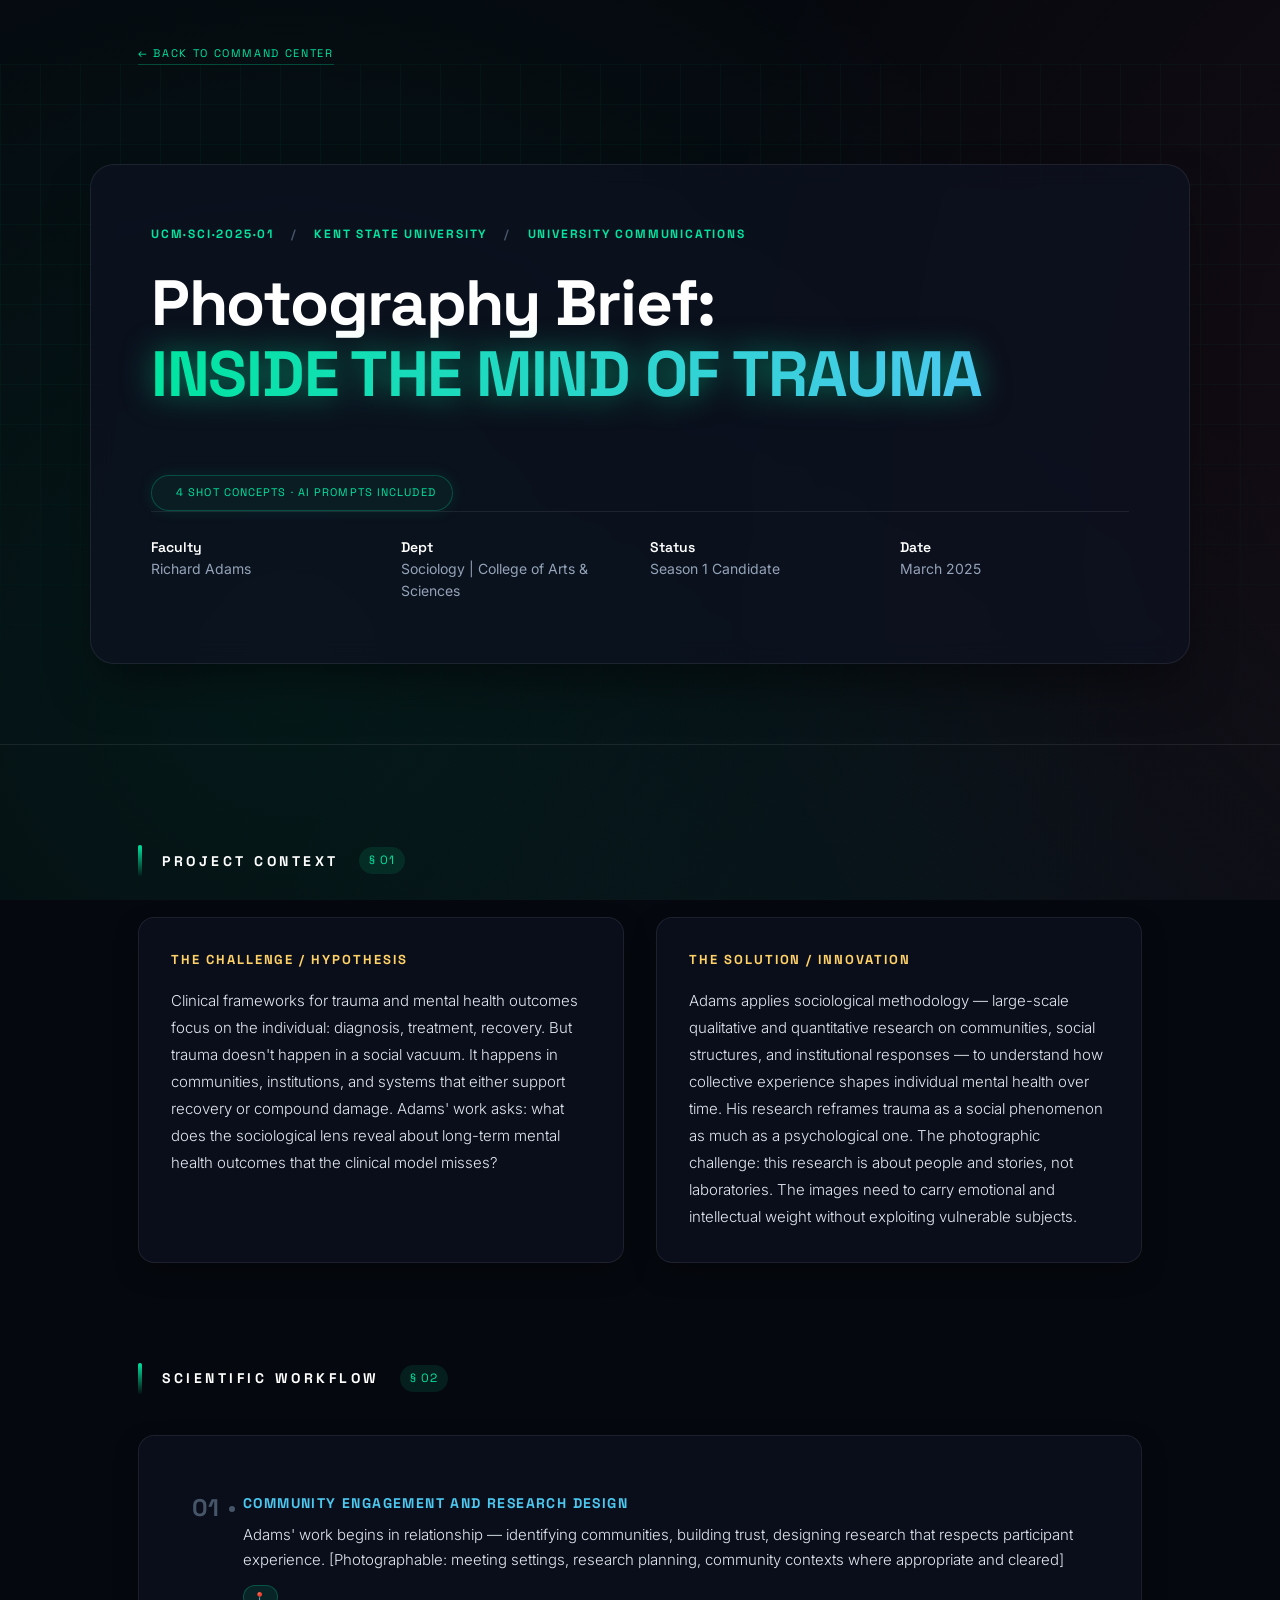
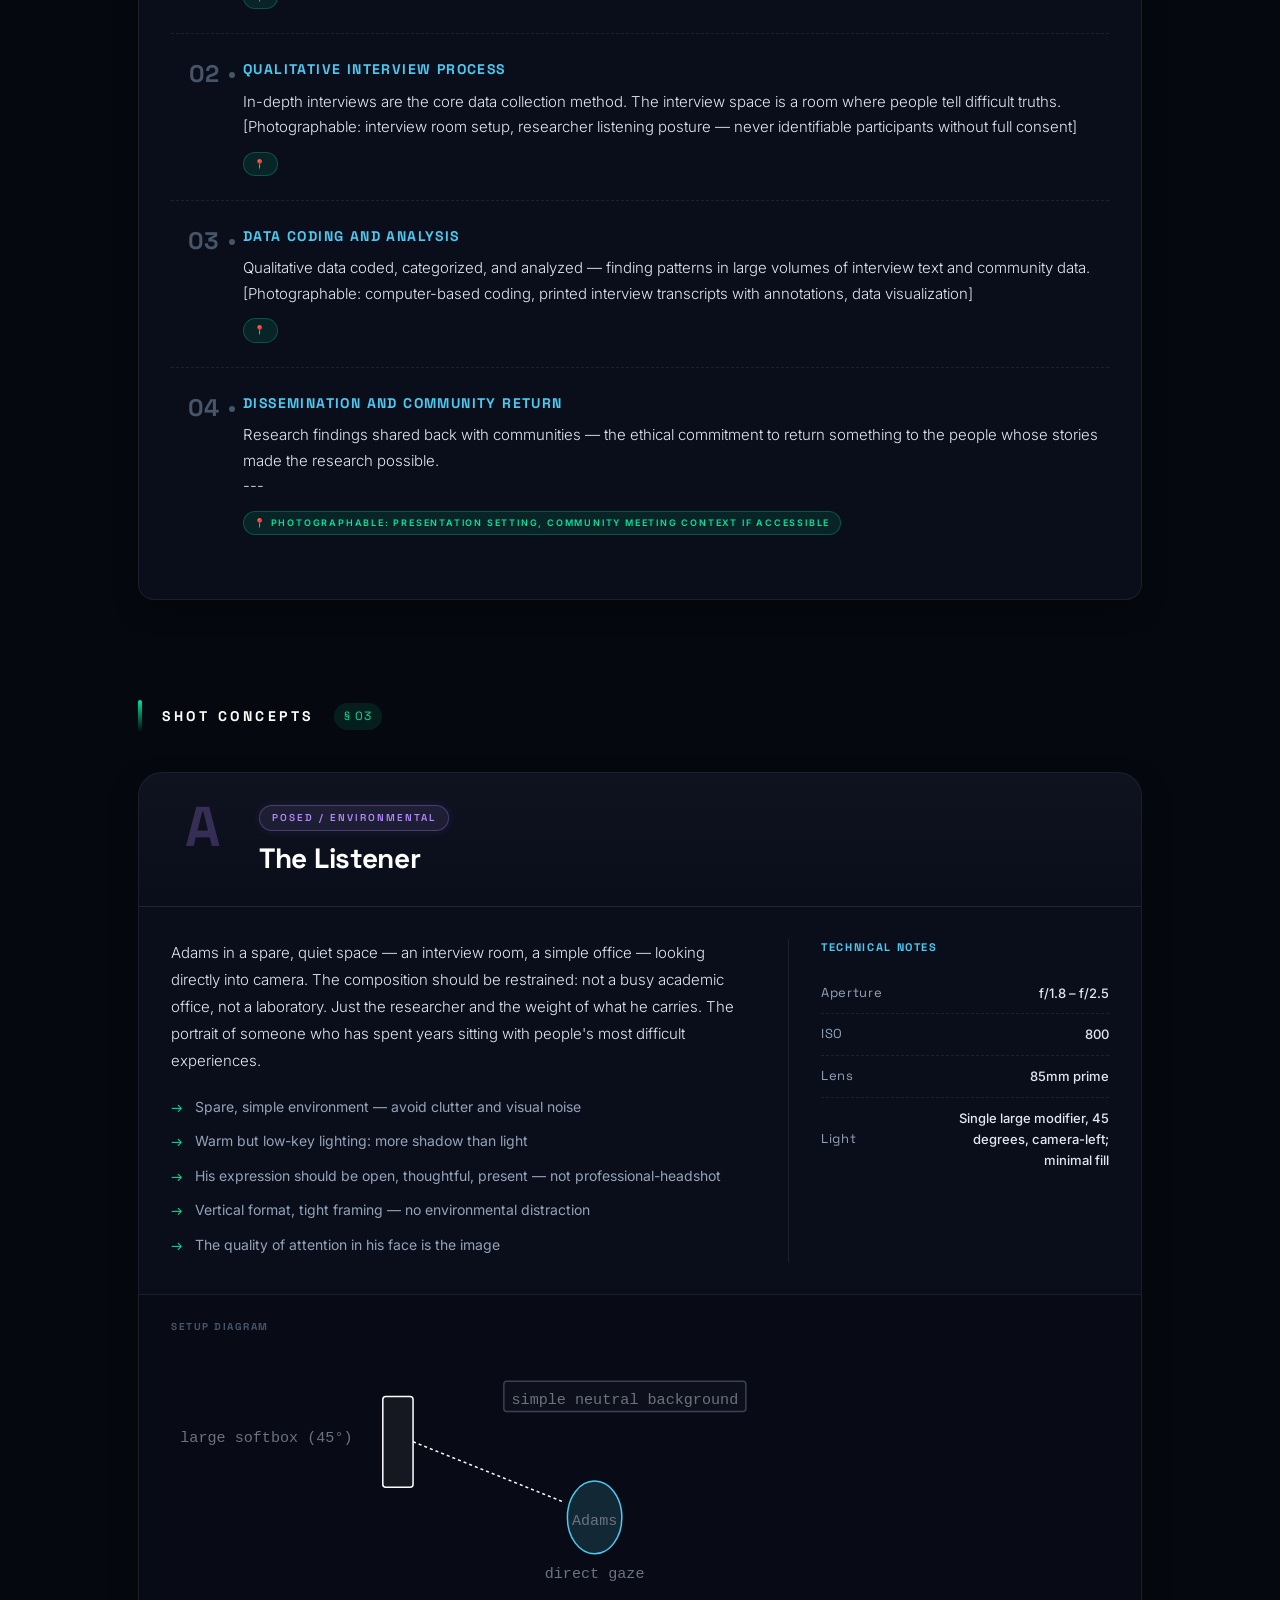
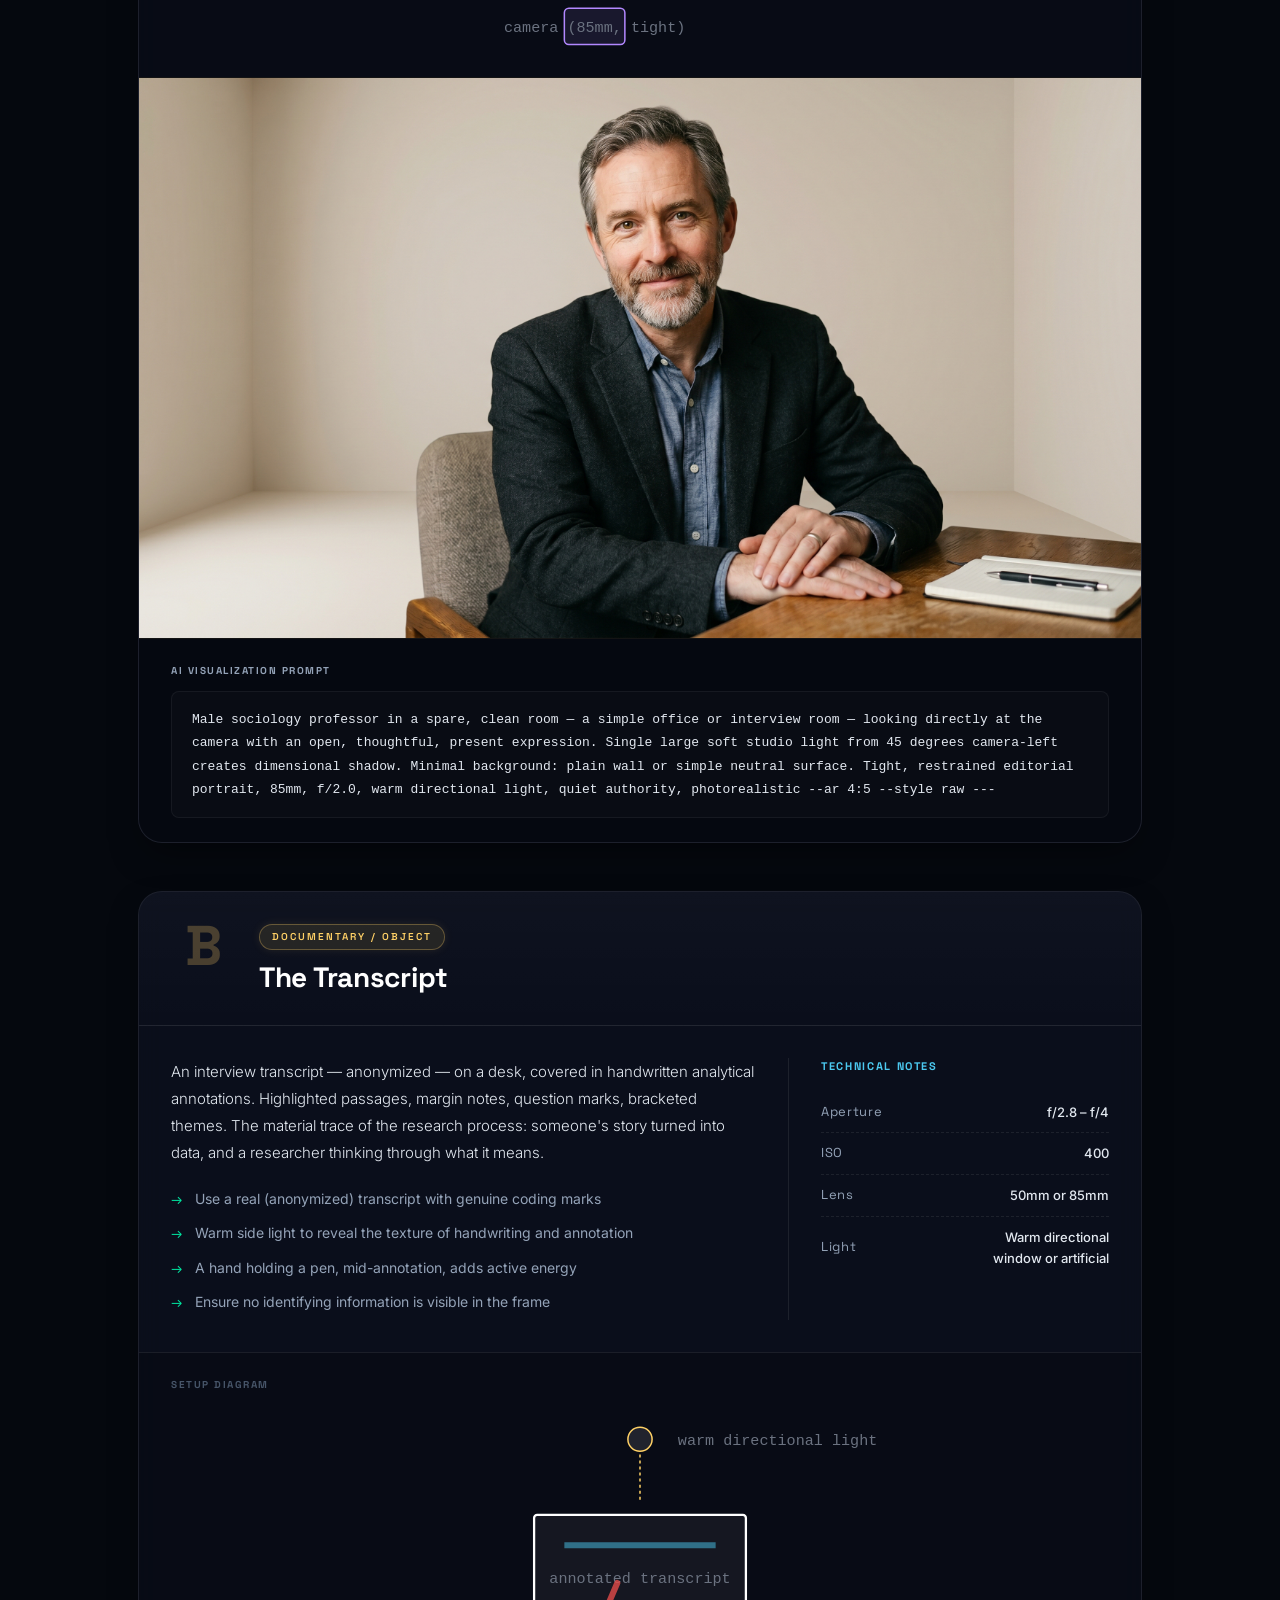
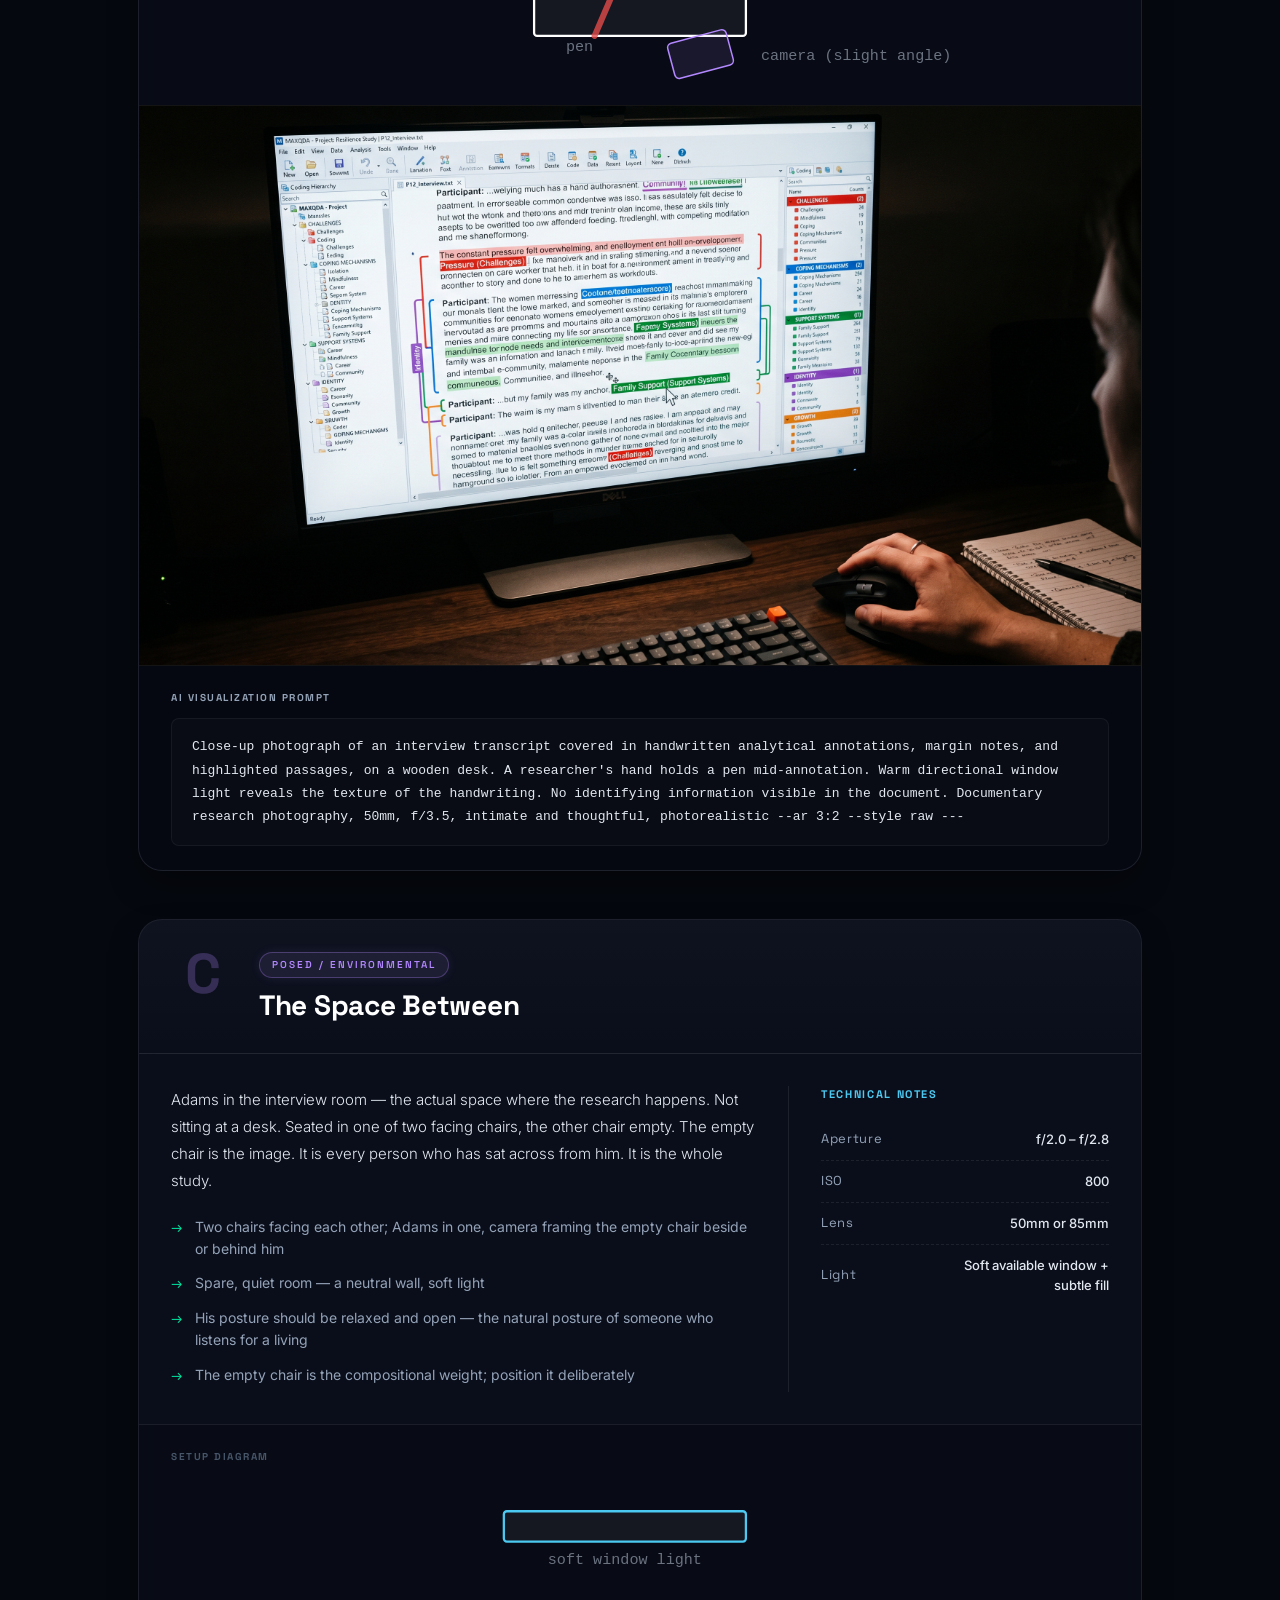
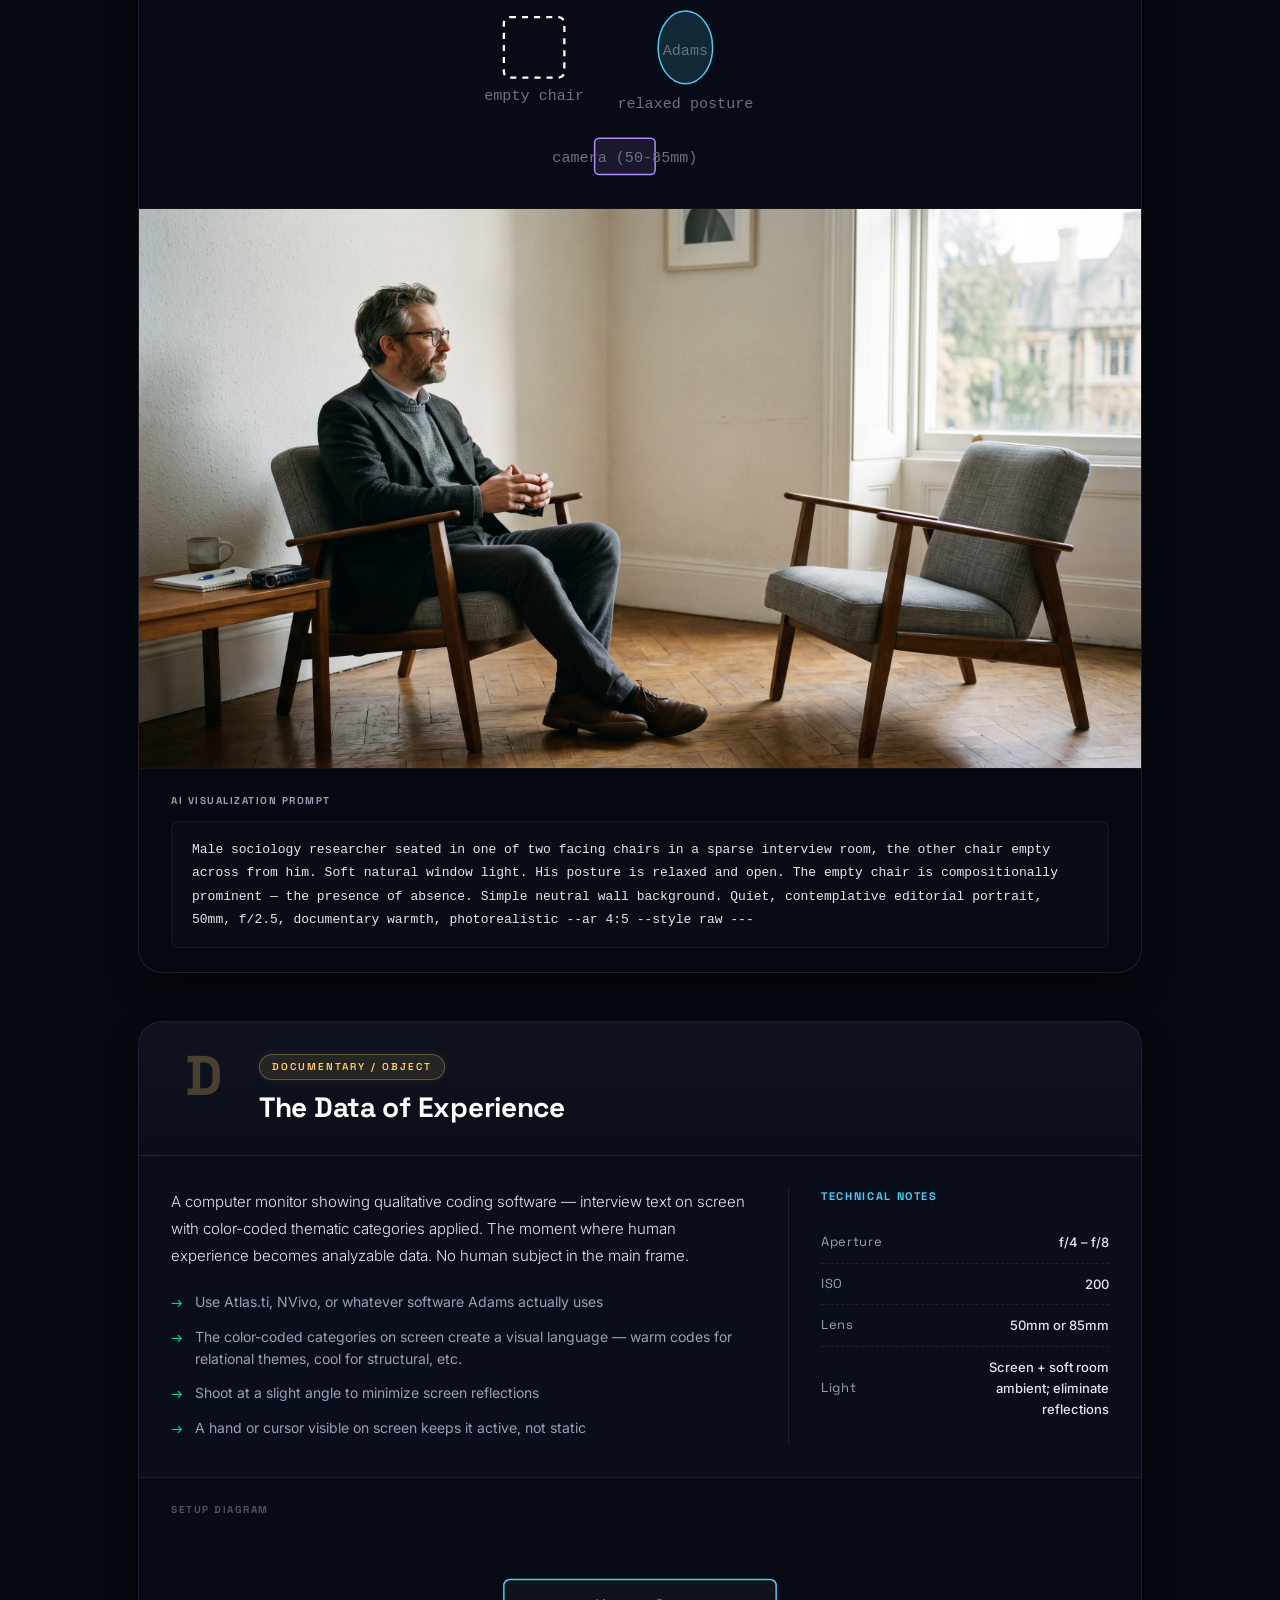
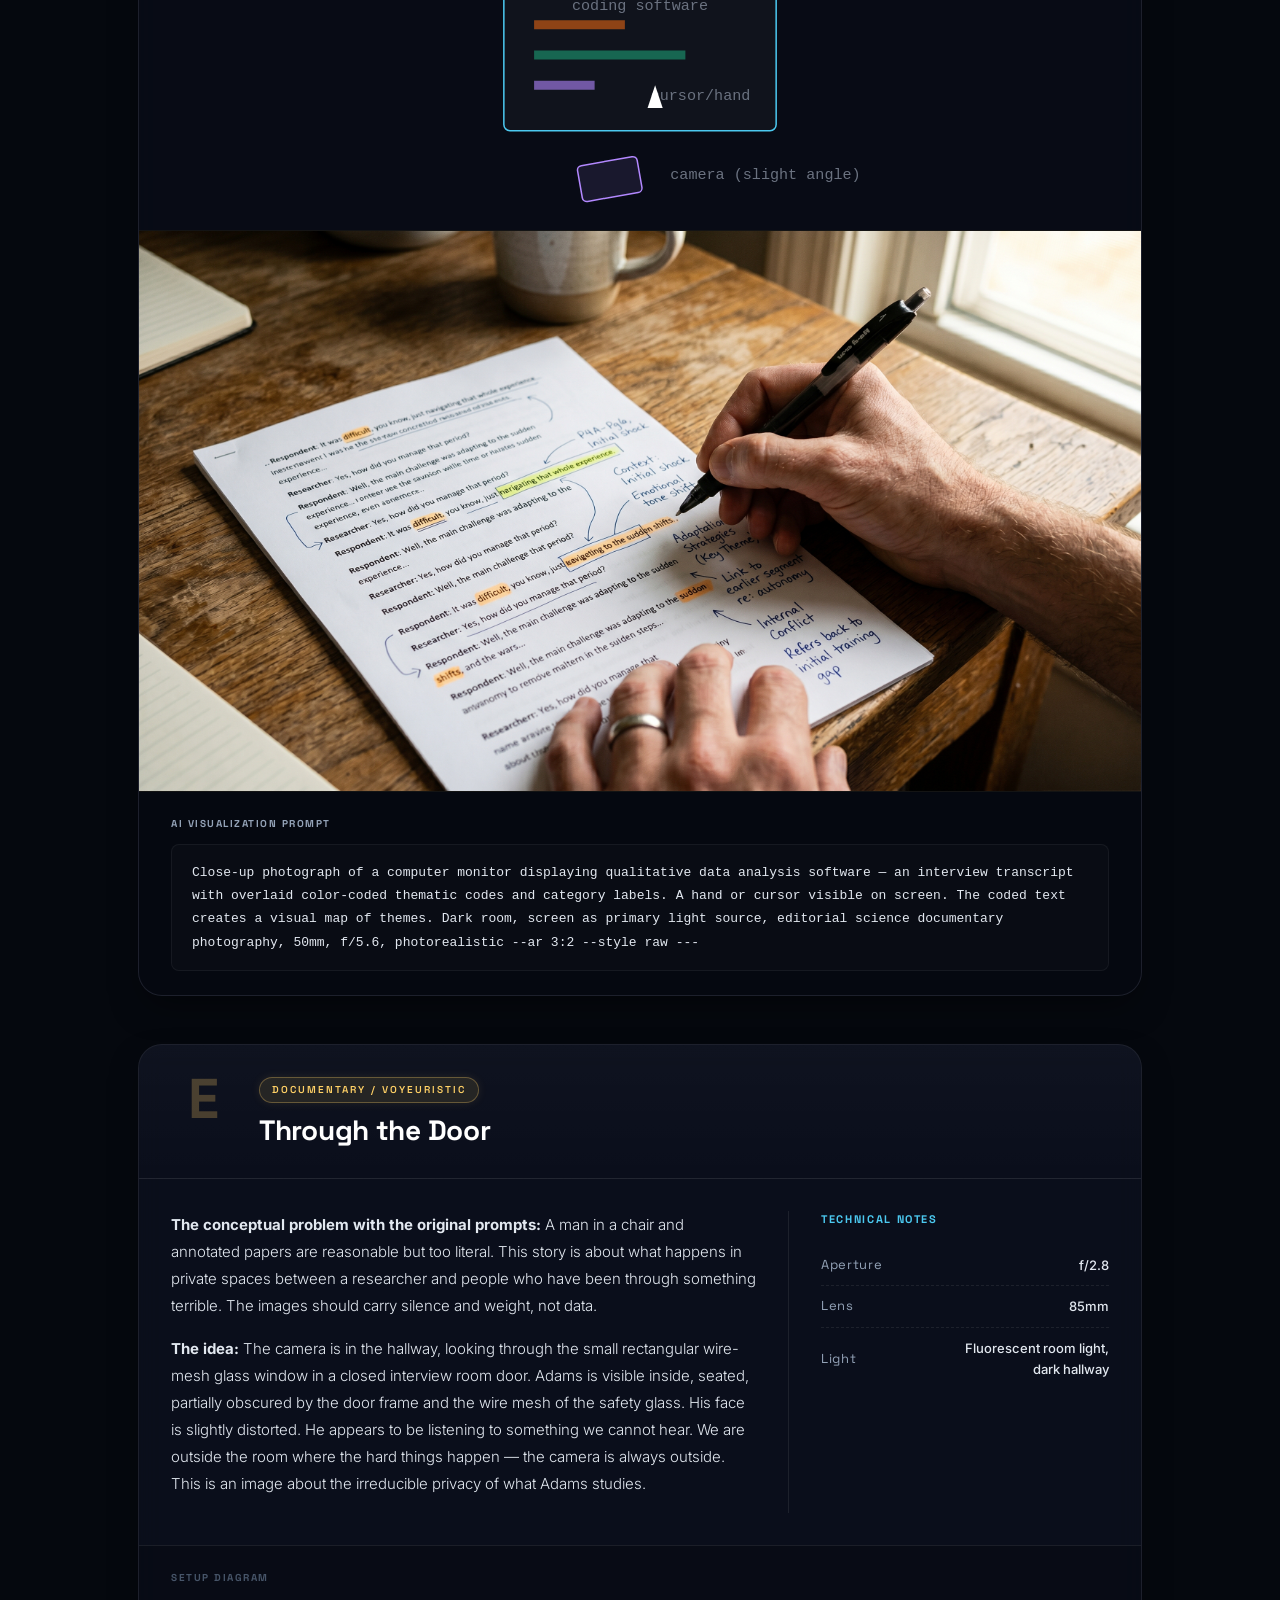
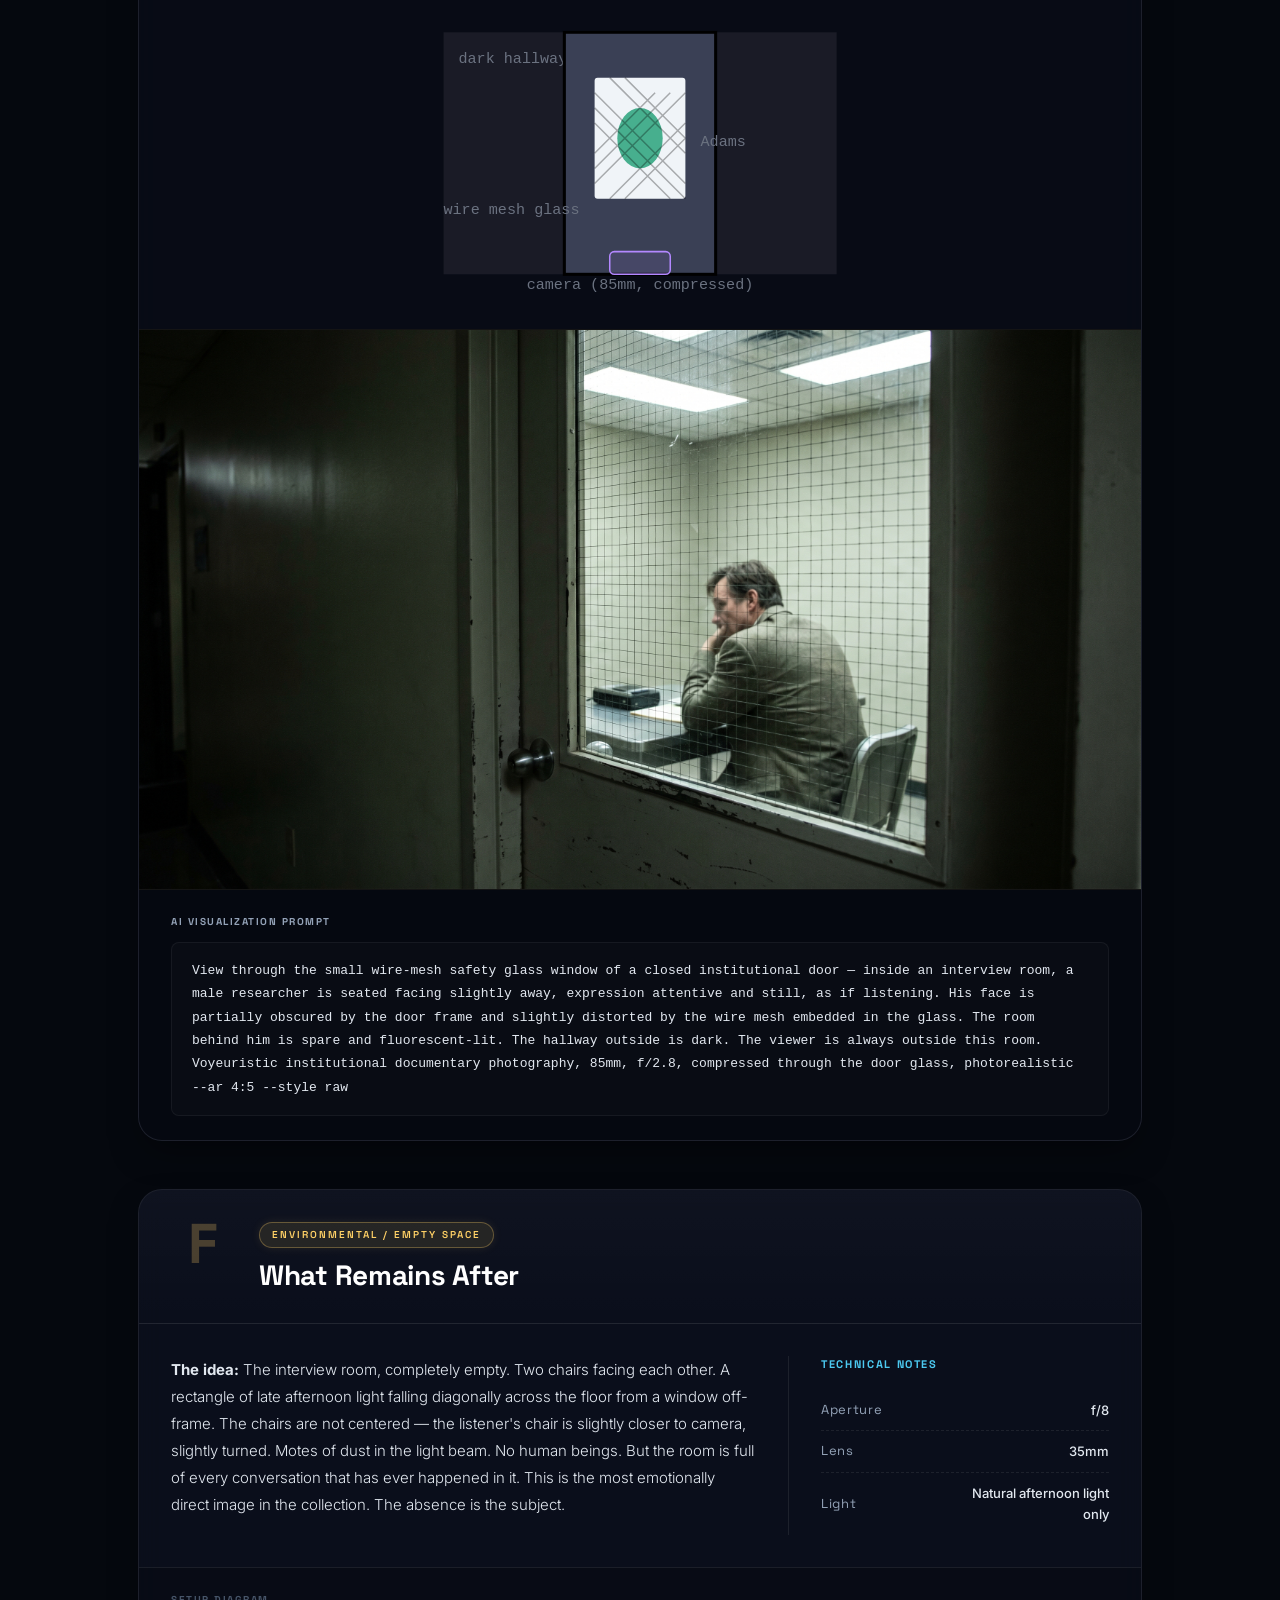
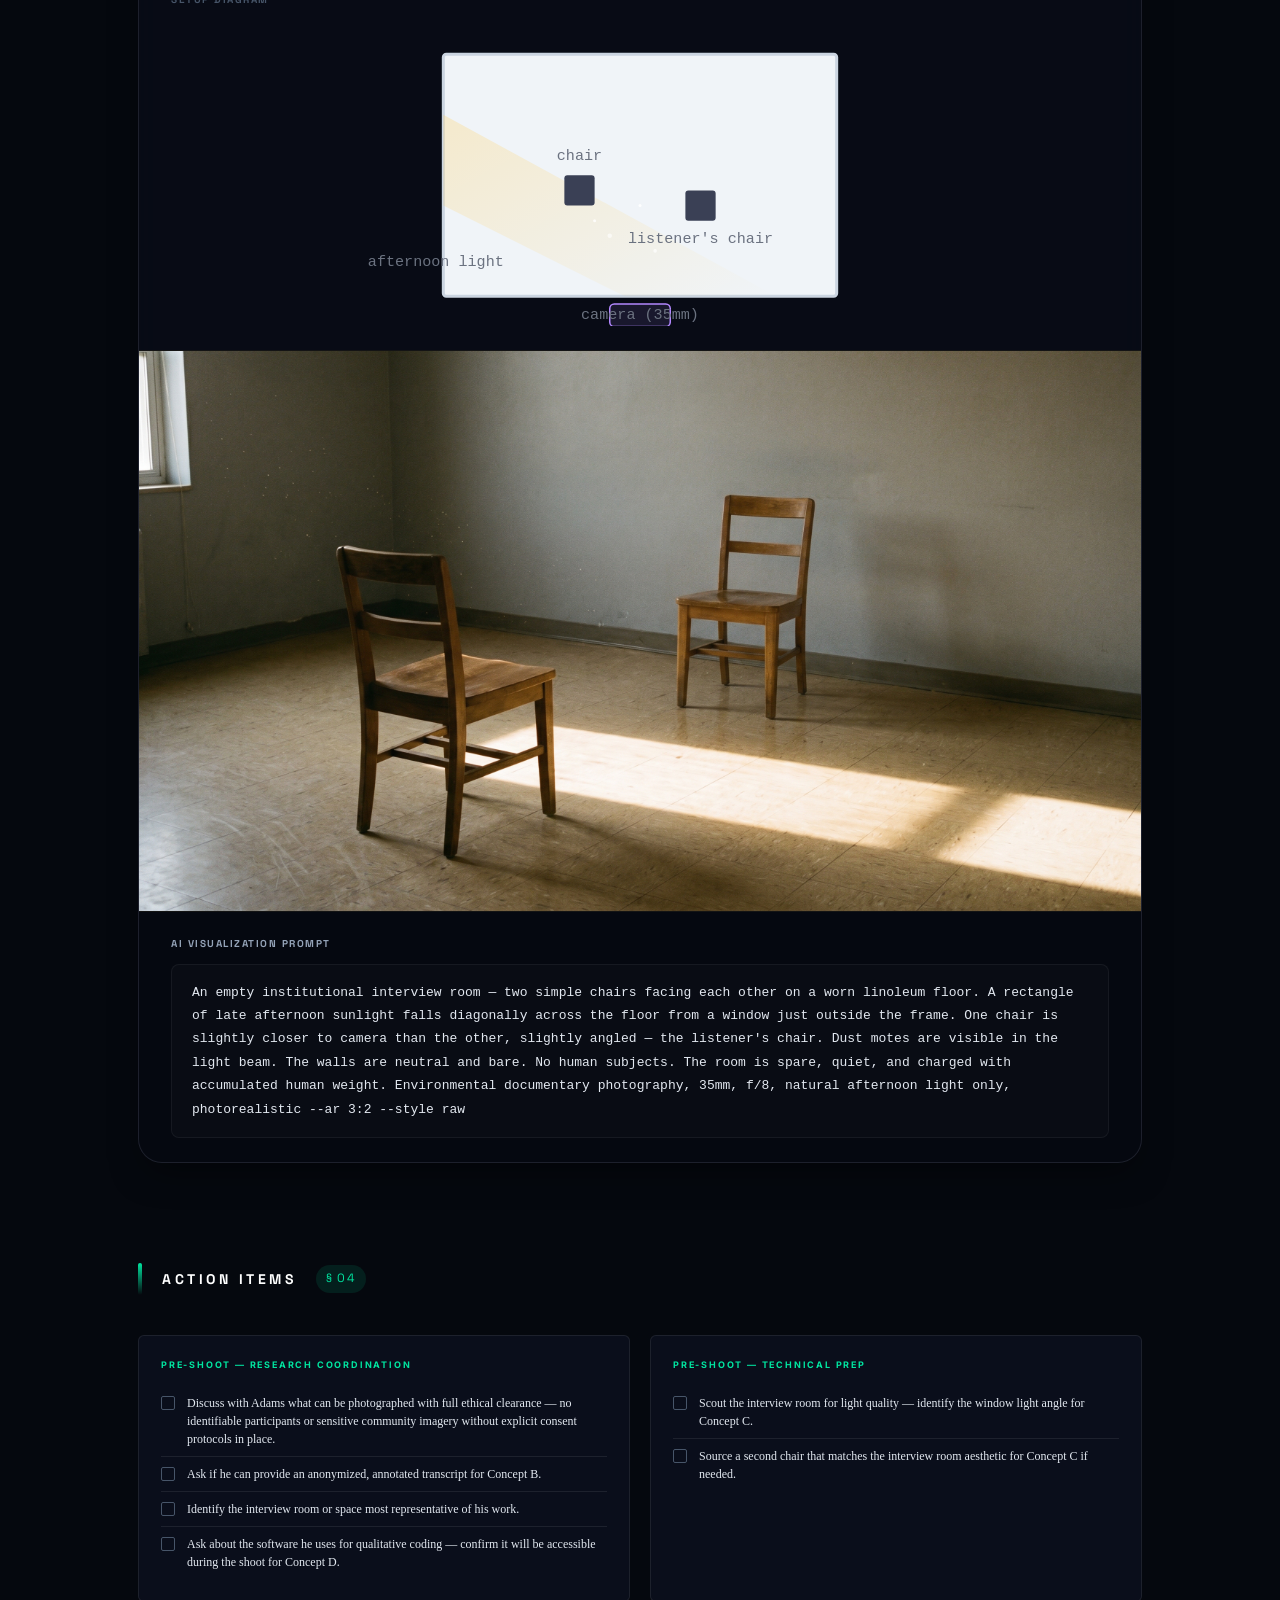
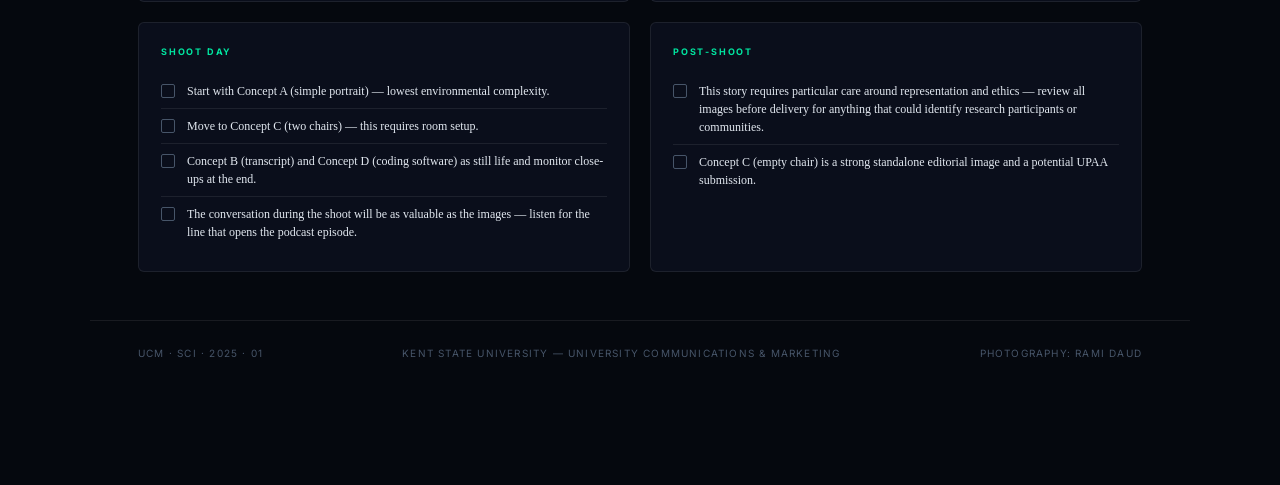
<file: Adams/adams-shoot-brief.html>
<!DOCTYPE html>
<html lang="en">
<head>
<meta charset="UTF-8">
<meta name="viewport" content="width=device-width, initial-scale=1.0">
<title>Shoot Brief — INSIDE THE MIND OF TRAUMA</title>
<link rel="preconnect" href="https://fonts.googleapis.com">
<link rel="preconnect" href="https://fonts.gstatic.com" crossorigin>
<link href="https://fonts.googleapis.com/css2?family=Inter:wght@300;400;500;600&family=Space+Grotesk:wght@500;700&display=swap" rel="stylesheet">
<link rel="stylesheet" href="../css/theme.css">
<style>
.concept-diagram pre {
  white-space: pre;
  overflow-x: auto;
}
</style>
</head>
<body>
<div style="padding: 40px 48px 0; max-width: 1100px; margin: 0 auto;"><a href="../index.html" style="color: var(--green); text-decoration: none; font-family: var(--font-display); font-size: 11px; letter-spacing: 0.15em; text-transform: uppercase; border-bottom: 1px solid var(--border); padding-bottom: 4px; transition: color 0.2s ease;">← Back to Command Center</a></div>

<!-- ══ COVER ══════════════════════════════════════════════ -->
<div class="cover">
  <div class="cover-content">
    <div class="cover-meta">
      UCM·SCI·2025·01 <span>/</span> Kent State University <span>/</span> University Communications 
    </div>
    <h1>Photography Brief:<br><em>INSIDE THE MIND OF TRAUMA</em></h1>
    <div class="cover-tag"><span class="pulse-dot"></span> 4 Shot Concepts · AI Prompts Included</div>
    <div class="cover-sub">
      <div><strong>Faculty</strong><br>Richard Adams</div>
      <div><strong>Dept</strong><br>Sociology | College of Arts & Sciences</div>
      <div><strong>Status</strong><br>Season 1 Candidate</div>
      <div><strong>Date</strong><br>March 2025</div>
    </div>
  </div>
</div>

<div class="page">

<!-- ══ 01 RESEARCH ════════════════════════════════════════ -->
<div class="section-label">
  <h2>Project Context</h2>
  <span class="section-num">§ 01</span>
</div>

<div class="research-grid">
  <div class="info-card">
    <h3>The Challenge / Hypothesis</h3>
    <p>Clinical frameworks for trauma and mental health outcomes focus on the individual:
diagnosis, treatment, recovery. But trauma doesn't happen in a social vacuum. It
happens in communities, institutions, and systems that either support recovery or
compound damage. Adams' work asks: what does the sociological lens reveal about
long-term mental health outcomes that the clinical model misses?</p>
  </div>
  <div class="info-card">
    <h3>The Solution / Innovation</h3>
    <p>Adams applies sociological methodology — large-scale qualitative and quantitative
research on communities, social structures, and institutional responses — to
understand how collective experience shapes individual mental health over time.
His research reframes trauma as a social phenomenon as much as a psychological
one. The photographic challenge: this research is about people and stories, not
laboratories. The images need to carry emotional and intellectual weight without
exploiting vulnerable subjects.</p>
  </div>
</div>

<!-- ══ 02 WORKFLOW ═════════════════════════════════════════ -->
<div class="section-label">
  <h2>Scientific Workflow</h2>
  <span class="section-num">§ 02</span>
</div>

<div class="info-card-full">
  <div class="workflow">

    <div class="workflow-step">
      <div class="workflow-num">01</div>
      <div class="workflow-content">
        <h4>Community Engagement and Research Design</h4>
        <p>Adams' work begins in relationship — identifying communities, building trust,
designing research that respects participant experience.
[Photographable: meeting settings, research planning, community contexts
where appropriate and cleared]</p>
        <div class="workflow-badge">📍 </div>
      </div>
    </div>
    <div class="workflow-step">
      <div class="workflow-num">02</div>
      <div class="workflow-content">
        <h4>Qualitative Interview Process</h4>
        <p>In-depth interviews are the core data collection method. The interview space
is a room where people tell difficult truths.
[Photographable: interview room setup, researcher listening posture —
never identifiable participants without full consent]</p>
        <div class="workflow-badge">📍 </div>
      </div>
    </div>
    <div class="workflow-step">
      <div class="workflow-num">03</div>
      <div class="workflow-content">
        <h4>Data Coding and Analysis</h4>
        <p>Qualitative data coded, categorized, and analyzed — finding patterns in
large volumes of interview text and community data.
[Photographable: computer-based coding, printed interview transcripts with
annotations, data visualization]</p>
        <div class="workflow-badge">📍 </div>
      </div>
    </div>
    <div class="workflow-step">
      <div class="workflow-num">04</div>
      <div class="workflow-content">
        <h4>Dissemination and Community Return</h4>
        <p>Research findings shared back with communities — the ethical commitment to
return something to the people whose stories made the research possible.</p>
    <p>---</p>
        <div class="workflow-badge">📍 Photographable: presentation setting, community meeting context if accessible</div>
      </div>
    </div>
  </div>
</div>

<!-- ══ 03 SHOT CONCEPTS ════════════════════════════════════ -->
<div class="section-label">
  <h2>Shot Concepts</h2>
  <span class="section-num">§ 03</span>
</div>


<div class="concept-card posed">
  <div class="concept-header">
    <div class="concept-num">A</div>
    <div class="concept-meta">
      <div class="concept-type-badge">Posed / Environmental</div>
      <div class="concept-title">The Listener</div>
    </div>
  </div>

  <div class="concept-body">
    <div class="concept-desc">
      <p>Adams in a spare, quiet space — an interview room, a simple office — looking
directly into camera. The composition should be restrained: not a busy academic
office, not a laboratory. Just the researcher and the weight of what he carries.
The portrait of someone who has spent years sitting with people's most difficult
experiences.</p>
      <ul>
        <li>Spare, simple environment — avoid clutter and visual noise</li>
<li>Warm but low-key lighting: more shadow than light</li>
<li>His expression should be open, thoughtful, present — not professional-headshot</li>
<li>Vertical format, tight framing — no environmental distraction</li>
<li>The quality of attention in his face is the image</li>

      </ul>
    </div>
    <div class="concept-tech">
      <h5>Technical Notes</h5>
      <div class="tech-line"><span class="tech-key">Aperture</span><span class="tech-val">f/1.8 – f/2.5</span></div>
<div class="tech-line"><span class="tech-key">ISO</span><span class="tech-val">800</span></div>
<div class="tech-line"><span class="tech-key">Lens</span><span class="tech-val">85mm prime</span></div>
<div class="tech-line"><span class="tech-key">Light</span><span class="tech-val">Single large modifier, 45 degrees, camera-left; minimal fill</span></div>

    </div>
  </div>

  <div class="concept-diagram">
    <h5>Setup Diagram</h5>
    <svg width="100%" viewBox="0 0 620 200" style="display:block;">
      <!-- Softbox -->
      <rect x="140" y="30" width="20" height="60" rx="2" fill="rgba(255,255,255,0.05)" stroke="#fff" stroke-width="1"/>
      <text class="diag-label" x="120" y="60" text-anchor="end">large softbox (45°)</text>
      <line x1="160" y1="60" x2="260" y2="100" stroke="#fff" stroke-width="1" stroke-dasharray="2 2"/>
      <!-- Background -->
      <rect x="220" y="20" width="160" height="20" rx="2" fill="rgba(255,255,255,0.02)" stroke="#3a4055" stroke-width="1"/>
      <text class="diag-label" x="300" y="35" text-anchor="middle">simple neutral background</text>
      <!-- Adams -->
      <ellipse cx="280" cy="110" rx="18" ry="24" class="diag-subject"/>
      <text class="diag-label" x="280" y="115" text-anchor="middle">Adams</text>
      <text class="diag-label" x="280" y="150" text-anchor="middle">direct gaze</text>
      <!-- Camera -->
      <rect x="260" y="170" width="40" height="24" rx="3" class="diag-camera"/>
      <text class="diag-label" x="280" y="186" text-anchor="middle">camera (85mm, tight)</text>
    </svg>
  </div>

  <div class="concept-generated-img">
    <img src="./images/concept_a.png" alt="Concept A Generated Image" style="width: 100%; height: 100%; object-fit: cover;">
  </div>
  <div class="concept-prompt">
    <h5>AI Visualization Prompt</h5>
    <div class="prompt-text">Male sociology professor in a spare, clean room — a simple office or interview room — looking directly at the camera with an open, thoughtful, present expression. Single large soft studio light from 45 degrees camera-left creates dimensional shadow. Minimal background: plain wall or simple neutral surface. Tight, restrained editorial portrait, 85mm, f/2.0, warm directional light, quiet authority, photorealistic --ar 4:5 --style raw  ---</div>
  </div>
</div>

<div class="concept-card doc">
  <div class="concept-header">
    <div class="concept-num">B</div>
    <div class="concept-meta">
      <div class="concept-type-badge">Documentary / Object</div>
      <div class="concept-title">The Transcript</div>
    </div>
  </div>

  <div class="concept-body">
    <div class="concept-desc">
      <p>An interview transcript — anonymized — on a desk, covered in handwritten
analytical annotations. Highlighted passages, margin notes, question marks,
bracketed themes. The material trace of the research process: someone's story
turned into data, and a researcher thinking through what it means.</p>
      <ul>
        <li>Use a real (anonymized) transcript with genuine coding marks</li>
<li>Warm side light to reveal the texture of handwriting and annotation</li>
<li>A hand holding a pen, mid-annotation, adds active energy</li>
<li>Ensure no identifying information is visible in the frame</li>

      </ul>
    </div>
    <div class="concept-tech">
      <h5>Technical Notes</h5>
      <div class="tech-line"><span class="tech-key">Aperture</span><span class="tech-val">f/2.8 – f/4</span></div>
<div class="tech-line"><span class="tech-key">ISO</span><span class="tech-val">400</span></div>
<div class="tech-line"><span class="tech-key">Lens</span><span class="tech-val">50mm or 85mm</span></div>
<div class="tech-line"><span class="tech-key">Light</span><span class="tech-val">Warm directional window or artificial</span></div>

    </div>
  </div>

  <div class="concept-diagram">
    <h5>Setup Diagram</h5>
    <svg width="100%" viewBox="0 0 620 180" style="display:block;">
      <!-- Light -->
      <circle cx="310" cy="20" r="8" fill="rgba(255,255,255,0.1)" stroke="#ffd166" stroke-width="1"/>
      <text class="diag-label" x="335" y="24" fill="#ffd166">warm directional light</text>
      <line x1="310" y1="30" x2="310" y2="60" stroke="#ffd166" stroke-width="1" stroke-dasharray="2 2"/>
      <!-- Transcript -->
      <rect x="240" y="70" width="140" height="80" rx="2" fill="rgba(255,255,255,0.05)" stroke="#fff" stroke-width="1.5"/>
      <line x1="260" y1="90" x2="360" y2="90" stroke="#4cc9f0" stroke-width="4" opacity="0.5"/>
      <text class="diag-label" x="310" y="115" text-anchor="middle">annotated transcript</text>
      <!-- Hand/Pen -->
      <line x1="280" y1="150" x2="295" y2="115" stroke="#E24B4A" stroke-width="4" stroke-linecap="round" opacity="0.8"/>
      <text class="diag-label" x="270" y="160" text-anchor="middle">pen</text>
      <!-- Camera -->
      <rect x="330" y="150" width="40" height="24" rx="3" class="diag-camera" transform="rotate(-15 350 162)"/>
      <text class="diag-label" x="390" y="166" text-anchor="start">camera (slight angle)</text>
    </svg>
  </div>

  <div class="concept-generated-img">
    <img src="./images/concept_b.png" alt="Concept B Generated Image" style="width: 100%; height: 100%; object-fit: cover;">
  </div>
  <div class="concept-prompt">
    <h5>AI Visualization Prompt</h5>
    <div class="prompt-text">Close-up photograph of an interview transcript covered in handwritten analytical annotations, margin notes, and highlighted passages, on a wooden desk. A researcher's hand holds a pen mid-annotation. Warm directional window light reveals the texture of the handwriting. No identifying information visible in the document. Documentary research photography, 50mm, f/3.5, intimate and thoughtful, photorealistic --ar 3:2 --style raw  ---</div>
  </div>
</div>

<div class="concept-card posed">
  <div class="concept-header">
    <div class="concept-num">C</div>
    <div class="concept-meta">
      <div class="concept-type-badge">Posed / Environmental</div>
      <div class="concept-title">The Space Between</div>
    </div>
  </div>

  <div class="concept-body">
    <div class="concept-desc">
      <p>Adams in the interview room — the actual space where the research happens.
Not sitting at a desk. Seated in one of two facing chairs, the other chair
empty. The empty chair is the image. It is every person who has sat across
from him. It is the whole study.</p>
      <ul>
        <li>Two chairs facing each other; Adams in one, camera framing the empty chair beside or behind him</li>
<li>Spare, quiet room — a neutral wall, soft light</li>
<li>His posture should be relaxed and open — the natural posture of someone who listens for a living</li>
<li>The empty chair is the compositional weight; position it deliberately</li>

      </ul>
    </div>
    <div class="concept-tech">
      <h5>Technical Notes</h5>
      <div class="tech-line"><span class="tech-key">Aperture</span><span class="tech-val">f/2.0 – f/2.8</span></div>
<div class="tech-line"><span class="tech-key">ISO</span><span class="tech-val">800</span></div>
<div class="tech-line"><span class="tech-key">Lens</span><span class="tech-val">50mm or 85mm</span></div>
<div class="tech-line"><span class="tech-key">Light</span><span class="tech-val">Soft available window + subtle fill</span></div>

    </div>
  </div>

  <div class="concept-diagram">
    <h5>Setup Diagram</h5>
    <svg width="100%" viewBox="0 0 620 200" style="display:block;">
      <!-- Window -->
      <rect x="220" y="20" width="160" height="20" rx="2" fill="rgba(255,255,255,0.05)" stroke="#4cc9f0" stroke-width="1.5"/>
      <text class="diag-label" x="300" y="55" text-anchor="middle" fill="#4cc9f0">soft window light</text>
      <!-- Chairs -->
      <rect x="220" y="90" width="40" height="40" rx="4" fill="none" stroke="#fff" stroke-width="1.5" stroke-dasharray="4 4"/>
      <text class="diag-label" x="240" y="145" text-anchor="middle">empty chair</text>
      <!-- Adams -->
      <ellipse cx="340" cy="110" rx="18" ry="24" class="diag-subject"/>
      <text class="diag-label" x="340" y="115" text-anchor="middle">Adams</text>
      <text class="diag-label" x="340" y="150" text-anchor="middle">relaxed posture</text>
      <!-- Camera -->
      <rect x="280" y="170" width="40" height="24" rx="3" class="diag-camera"/>
      <text class="diag-label" x="300" y="186" text-anchor="middle">camera (50-85mm)</text>
    </svg>
  </div>

  <div class="concept-generated-img">
    <img src="./images/concept_c.png" alt="Concept C Generated Image" style="width: 100%; height: 100%; object-fit: cover;">
  </div>
  <div class="concept-prompt">
    <h5>AI Visualization Prompt</h5>
    <div class="prompt-text">Male sociology researcher seated in one of two facing chairs in a sparse interview room, the other chair empty across from him. Soft natural window light. His posture is relaxed and open. The empty chair is compositionally prominent — the presence of absence. Simple neutral wall background. Quiet, contemplative editorial portrait, 50mm, f/2.5, documentary warmth, photorealistic --ar 4:5 --style raw  ---</div>
  </div>
</div>

<div class="concept-card doc">
  <div class="concept-header">
    <div class="concept-num">D</div>
    <div class="concept-meta">
      <div class="concept-type-badge">Documentary / Object</div>
      <div class="concept-title">The Data of Experience</div>
    </div>
  </div>

  <div class="concept-body">
    <div class="concept-desc">
      <p>A computer monitor showing qualitative coding software — interview text on
screen with color-coded thematic categories applied. The moment where human
experience becomes analyzable data. No human subject in the main frame.</p>
      <ul>
        <li>Use Atlas.ti, NVivo, or whatever software Adams actually uses</li>
<li>The color-coded categories on screen create a visual language — warm codes for relational themes, cool for structural, etc.</li>
<li>Shoot at a slight angle to minimize screen reflections</li>
<li>A hand or cursor visible on screen keeps it active, not static</li>

      </ul>
    </div>
    <div class="concept-tech">
      <h5>Technical Notes</h5>
      <div class="tech-line"><span class="tech-key">Aperture</span><span class="tech-val">f/4 – f/8</span></div>
<div class="tech-line"><span class="tech-key">ISO</span><span class="tech-val">200</span></div>
<div class="tech-line"><span class="tech-key">Lens</span><span class="tech-val">50mm or 85mm</span></div>
<div class="tech-line"><span class="tech-key">Light</span><span class="tech-val">Screen + soft room ambient; eliminate reflections</span></div>

    </div>
  </div>

  <div class="concept-diagram">
    <h5>Setup Diagram</h5>
    <svg width="100%" viewBox="0 0 620 180" style="display:block;">
      <!-- Monitor -->
      <rect x="220" y="30" width="180" height="100" rx="4" fill="rgba(255,255,255,0.03)" stroke="#4cc9f0" stroke-width="1"/>
      <line x1="240" y1="60" x2="300" y2="60" stroke="#e36414" stroke-width="6" opacity="0.6"/>
      <line x1="240" y1="80" x2="340" y2="80" stroke="#1D9E75" stroke-width="6" opacity="0.6"/>
      <line x1="240" y1="100" x2="280" y2="100" stroke="#b388ff" stroke-width="6" opacity="0.6"/>
      <text class="diag-label" x="310" y="50" text-anchor="middle" fill="#4cc9f0">coding software</text>
      <text class="diag-label" x="350" y="110" text-anchor="middle">cursor/hand</text>
      <polygon points="320,100 325,115 315,115" fill="#fff"/>
      <!-- Camera -->
      <rect x="270" y="150" width="40" height="24" rx="3" class="diag-camera" transform="rotate(-10 290 162)"/>
      <text class="diag-label" x="330" y="162" text-anchor="start">camera (slight angle)</text>
    </svg>
  </div>

  <div class="concept-generated-img">
    <img src="./images/concept_d.png" alt="Concept D Generated Image" style="width: 100%; height: 100%; object-fit: cover;">
  </div>
  <div class="concept-prompt">
    <h5>AI Visualization Prompt</h5>
    <div class="prompt-text">Close-up photograph of a computer monitor displaying qualitative data analysis software — an interview transcript with overlaid color-coded thematic codes and category labels. A hand or cursor visible on screen. The coded text creates a visual map of themes. Dark room, screen as primary light source, editorial science documentary photography, 50mm, f/5.6, photorealistic --ar 3:2 --style raw  ---</div>
  </div>
</div>

<div class="concept-card doc">
  <div class="concept-header">
    <div class="concept-num">E</div>
    <div class="concept-meta">
      <div class="concept-type-badge">Documentary / Voyeuristic</div>
      <div class="concept-title">Through the Door</div>
    </div>
  </div>

  <div class="concept-body">
    <div class="concept-desc">
      <p><strong>The conceptual problem with the original prompts:</strong> A man in a chair and annotated papers are reasonable but too literal. This story is about what happens in private spaces between a researcher and people who have been through something terrible. The images should carry silence and weight, not data.</p>
      <p><strong>The idea:</strong> The camera is in the hallway, looking through the small rectangular wire-mesh glass window in a closed interview room door. Adams is visible inside, seated, partially obscured by the door frame and the wire mesh of the safety glass. His face is slightly distorted. He appears to be listening to something we cannot hear. We are outside the room where the hard things happen — the camera is always outside. This is an image about the irreducible privacy of what Adams studies.</p>
    </div>
    <div class="concept-tech">
      <h5>Technical Notes</h5>
      <div class="tech-line"><span class="tech-key">Aperture</span><span class="tech-val">f/2.8</span></div>
      <div class="tech-line"><span class="tech-key">Lens</span><span class="tech-val">85mm</span></div>
      <div class="tech-line"><span class="tech-key">Light</span><span class="tech-val">Fluorescent room light, dark hallway</span></div>
    </div>
  </div>

  <div class="concept-diagram">
    <h5>Setup Diagram</h5>
    <svg width="100%" viewBox="0 0 620 200" style="display:block;">
      <!-- Hallway (Dark) -->
      <rect x="180" y="20" width="260" height="160" fill="#1a1b26"/>
      <text class="diag-label" x="190" y="40" text-anchor="start" fill="#4cc9f0">dark hallway</text>

      <!-- Door & Window -->
      <rect x="260" y="20" width="100" height="160" fill="#3a4055" stroke="#000" stroke-width="2"/>
      <rect x="280" y="50" width="60" height="80" rx="2" fill="#f0f4f8"/> <!-- Window -->

      <!-- Adams (Inside) -->
      <ellipse cx="310" cy="90" rx="15" ry="20" fill="#1D9E75" opacity="0.8"/>
      <text class="diag-label" x="350" y="95" text-anchor="start" fill="#1D9E75">Adams</text>

      <!-- Wire Mesh -->
      <path d="M 280 60 L 340 120 M 280 70 L 340 130 M 280 80 L 330 130 M 290 50 L 340 100 M 300 50 L 340 90 M 280 120 L 340 60 M 280 110 L 330 60 M 280 100 L 320 60 M 290 130 L 340 80 M 300 130 L 340 90" stroke="#000" stroke-width="1" opacity="0.3"/>
      <text class="diag-label" x="270" y="140" text-anchor="end">wire mesh glass</text>

      <!-- Camera -->
      <rect x="290" y="165" width="40" height="15" rx="3" class="diag-camera"/>
      <text class="diag-label" x="310" y="190" text-anchor="middle">camera (85mm, compressed)</text>
    </svg>
  </div>

  <div class="concept-generated-img">
    <img src="./images/concept_e.png" alt="Concept E Generated Image" style="width: 100%; height: 100%; object-fit: cover;">
  </div>
  <div class="concept-prompt">
    <h5>AI Visualization Prompt</h5>
    <div class="prompt-text">View through the small wire-mesh safety glass window of a closed institutional door — inside an interview room, a male researcher is seated facing slightly away, expression attentive and still, as if listening. His face is partially obscured by the door frame and slightly distorted by the wire mesh embedded in the glass. The room behind him is spare and fluorescent-lit. The hallway outside is dark. The viewer is always outside this room. Voyeuristic institutional documentary photography, 85mm, f/2.8, compressed through the door glass, photorealistic --ar 4:5 --style raw</div>
  </div>
</div>

<div class="concept-card doc">
  <div class="concept-header">
    <div class="concept-num">F</div>
    <div class="concept-meta">
      <div class="concept-type-badge">Environmental / Empty Space</div>
      <div class="concept-title">What Remains After</div>
    </div>
  </div>

  <div class="concept-body">
    <div class="concept-desc">
      <p><strong>The idea:</strong> The interview room, completely empty. Two chairs facing each other. A rectangle of late afternoon light falling diagonally across the floor from a window off-frame. The chairs are not centered — the listener's chair is slightly closer to camera, slightly turned. Motes of dust in the light beam. No human beings. But the room is full of every conversation that has ever happened in it. This is the most emotionally direct image in the collection. The absence is the subject.</p>
    </div>
    <div class="concept-tech">
      <h5>Technical Notes</h5>
      <div class="tech-line"><span class="tech-key">Aperture</span><span class="tech-val">f/8</span></div>
      <div class="tech-line"><span class="tech-key">Lens</span><span class="tech-val">35mm</span></div>
      <div class="tech-line"><span class="tech-key">Light</span><span class="tech-val">Natural afternoon light only</span></div>
    </div>
  </div>

  <div class="concept-diagram">
    <h5>Setup Diagram</h5>
    <svg width="100%" viewBox="0 0 620 200" style="display:block;">
      <!-- Room Background -->
      <rect x="180" y="20" width="260" height="160" rx="2" fill="#f0f4f8" stroke="#cbd5e1" stroke-width="2"/>
      
      <!-- Diagonal Light Beam -->
      <path d="M 180 60 L 400 180 L 300 180 L 180 120 Z" fill="url(#grad_beam)"/>
      <text class="diag-label" x="220" y="160" text-anchor="end" fill="#e36414">afternoon light</text>

      <!-- Two Chairs -->
      <rect x="260" y="100" width="20" height="20" rx="2" fill="#3a4055"/>
      <text class="diag-label" x="270" y="90" text-anchor="middle">chair</text>

      <rect x="340" y="110" width="20" height="20" rx="2" fill="#3a4055"/> <!-- Slightly angled/closer -->
      <text class="diag-label" x="350" y="145" text-anchor="middle">listener's chair</text>

      <!-- Dust Motes -->
      <circle cx="280" cy="130" r="1" fill="#fff" opacity="0.8"/>
      <circle cx="290" cy="140" r="1.5" fill="#fff" opacity="0.6"/>
      <circle cx="310" cy="120" r="1" fill="#fff" opacity="0.9"/>
      <circle cx="320" cy="150" r="1.2" fill="#fff" opacity="0.7"/>

      <!-- Camera -->
      <rect x="290" y="185" width="40" height="15" rx="3" class="diag-camera"/>
      <text class="diag-label" x="310" y="195" text-anchor="middle">camera (35mm)</text>

      <defs>
        <linearGradient id="grad_beam" x1="0%" y1="0%" x2="100%" y2="100%">
          <stop offset="0%" stop-color="#ffd166" stop-opacity="0.3"/>
          <stop offset="100%" stop-color="#ffd166" stop-opacity="0"/>
        </linearGradient>
      </defs>
    </svg>
  </div>

  <div class="concept-generated-img">
    <img src="./images/concept_f.png" alt="Concept F Generated Image" style="width: 100%; height: 100%; object-fit: cover;">
  </div>
  <div class="concept-prompt">
    <h5>AI Visualization Prompt</h5>
    <div class="prompt-text">An empty institutional interview room — two simple chairs facing each other on a worn linoleum floor. A rectangle of late afternoon sunlight falls diagonally across the floor from a window just outside the frame. One chair is slightly closer to camera than the other, slightly angled — the listener's chair. Dust motes are visible in the light beam. The walls are neutral and bare. No human subjects. The room is spare, quiet, and charged with accumulated human weight. Environmental documentary photography, 35mm, f/8, natural afternoon light only, photorealistic --ar 3:2 --style raw</div>
  </div>
</div>
<!-- ══ 04 ACTION ITEMS ═════════════════════════════════════ -->
<div class="section-label">
  <h2>Action Items</h2>
  <span class="section-num">§ 04</span>
</div>

<div class="actions-grid">

  <div class="action-group">
    <h4>Pre-Shoot — Research Coordination</h4>
    <div class="action-item"><div class="action-box"></div>Discuss with Adams what can be photographed with full ethical clearance — no identifiable participants or sensitive community imagery without explicit consent protocols in place.</div>
<div class="action-item"><div class="action-box"></div>Ask if he can provide an anonymized, annotated transcript for Concept B.</div>
<div class="action-item"><div class="action-box"></div>Identify the interview room or space most representative of his work.</div>
<div class="action-item"><div class="action-box"></div>Ask about the software he uses for qualitative coding — confirm it will be accessible during the shoot for Concept D.</div>

  </div>

  <div class="action-group">
    <h4>Pre-Shoot — Technical Prep</h4>
    <div class="action-item"><div class="action-box"></div>Scout the interview room for light quality — identify the window light angle for Concept C.</div>
<div class="action-item"><div class="action-box"></div>Source a second chair that matches the interview room aesthetic for Concept C if needed.</div>

  </div>

  <div class="action-group">
    <h4>Shoot Day</h4>
    <div class="action-item"><div class="action-box"></div>Start with Concept A (simple portrait) — lowest environmental complexity.</div>
<div class="action-item"><div class="action-box"></div>Move to Concept C (two chairs) — this requires room setup.</div>
<div class="action-item"><div class="action-box"></div>Concept B (transcript) and Concept D (coding software) as still life and monitor close-ups at the end.</div>
<div class="action-item"><div class="action-box"></div>The conversation during the shoot will be as valuable as the images — listen for the line that opens the podcast episode.</div>

  </div>

  <div class="action-group">
    <h4>Post-Shoot</h4>
    <div class="action-item"><div class="action-box"></div>This story requires particular care around representation and ethics — review all images before delivery for anything that could identify research participants or communities.</div>
<div class="action-item"><div class="action-box"></div>Concept C (empty chair) is a strong standalone editorial image and a potential UPAA submission.</div>

  </div>

</div>

</div><!-- end .page -->

<div class="footer">
  <span>UCM · SCI · 2025 · 01</span>
  <span>Kent State University — University Communications &amp; Marketing</span>
  <span>Photography: Rami Daud</span>
</div>

</body>
</html>
</file>
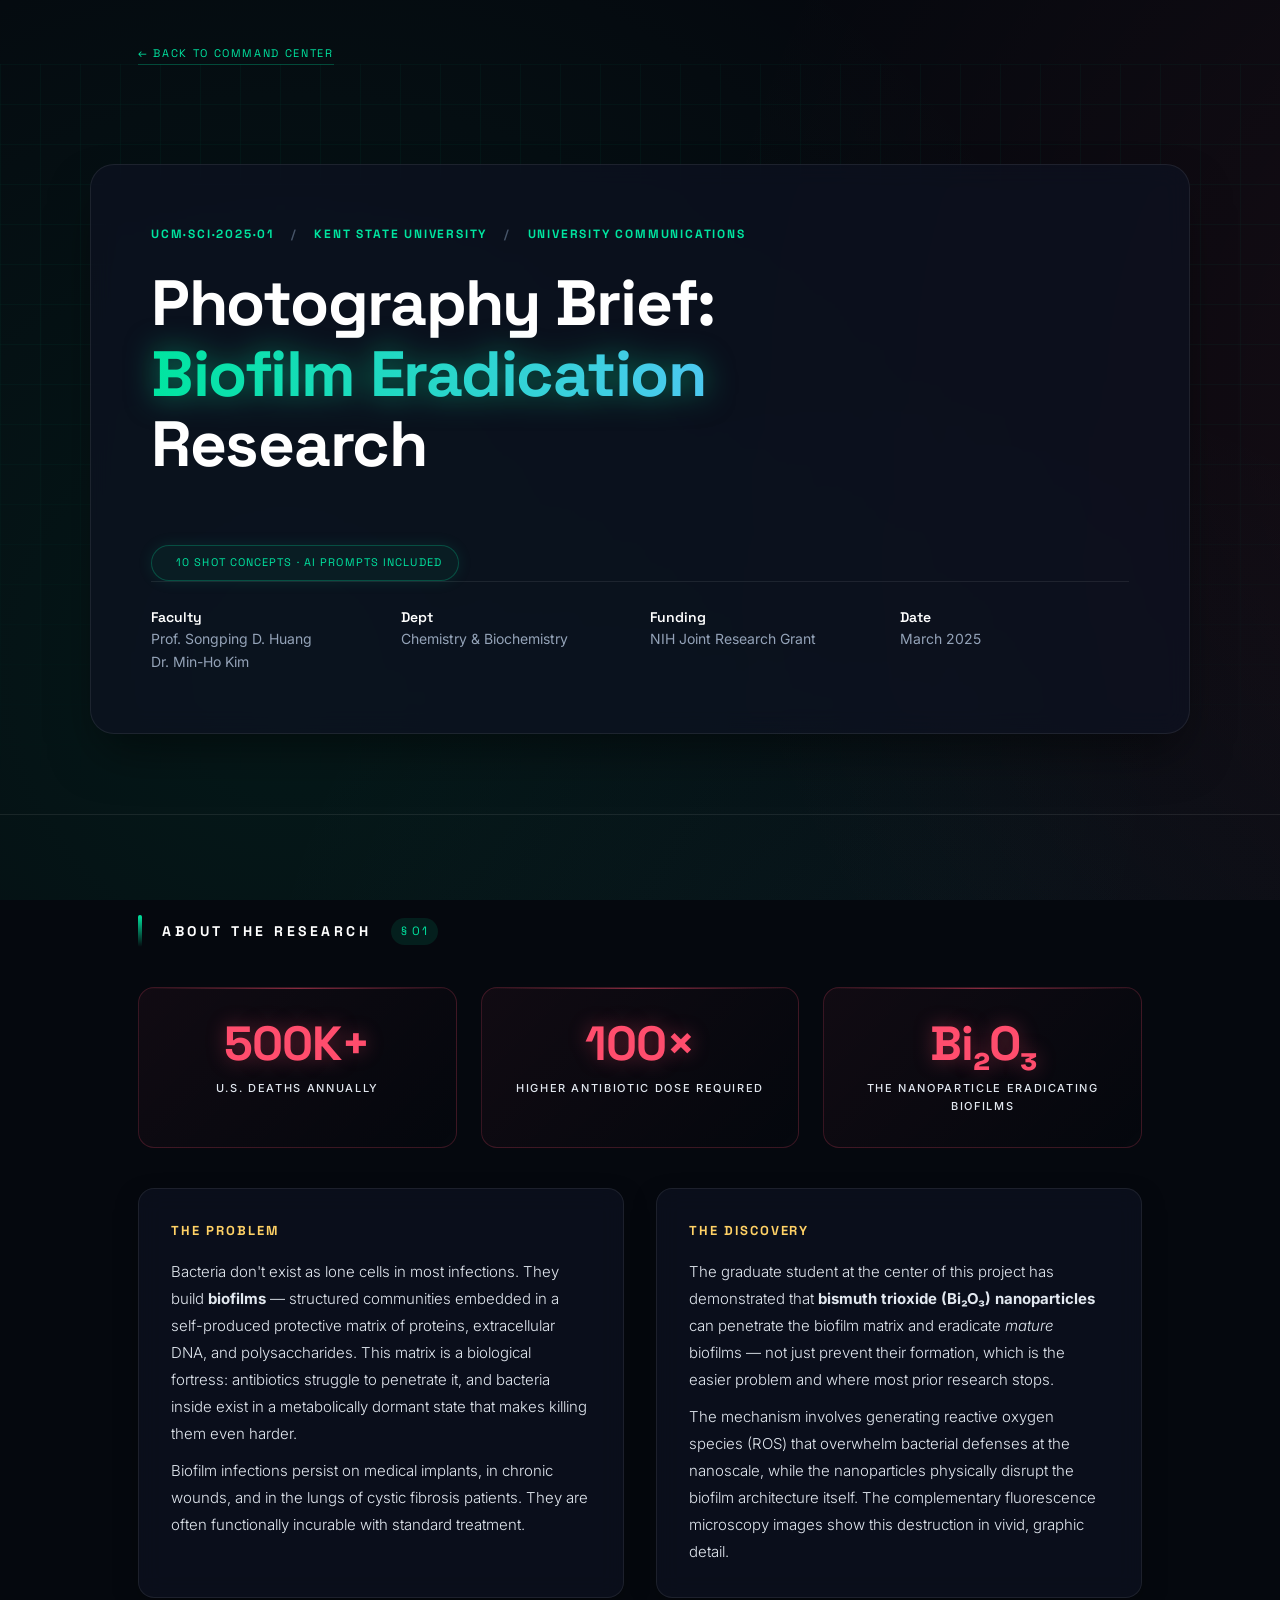
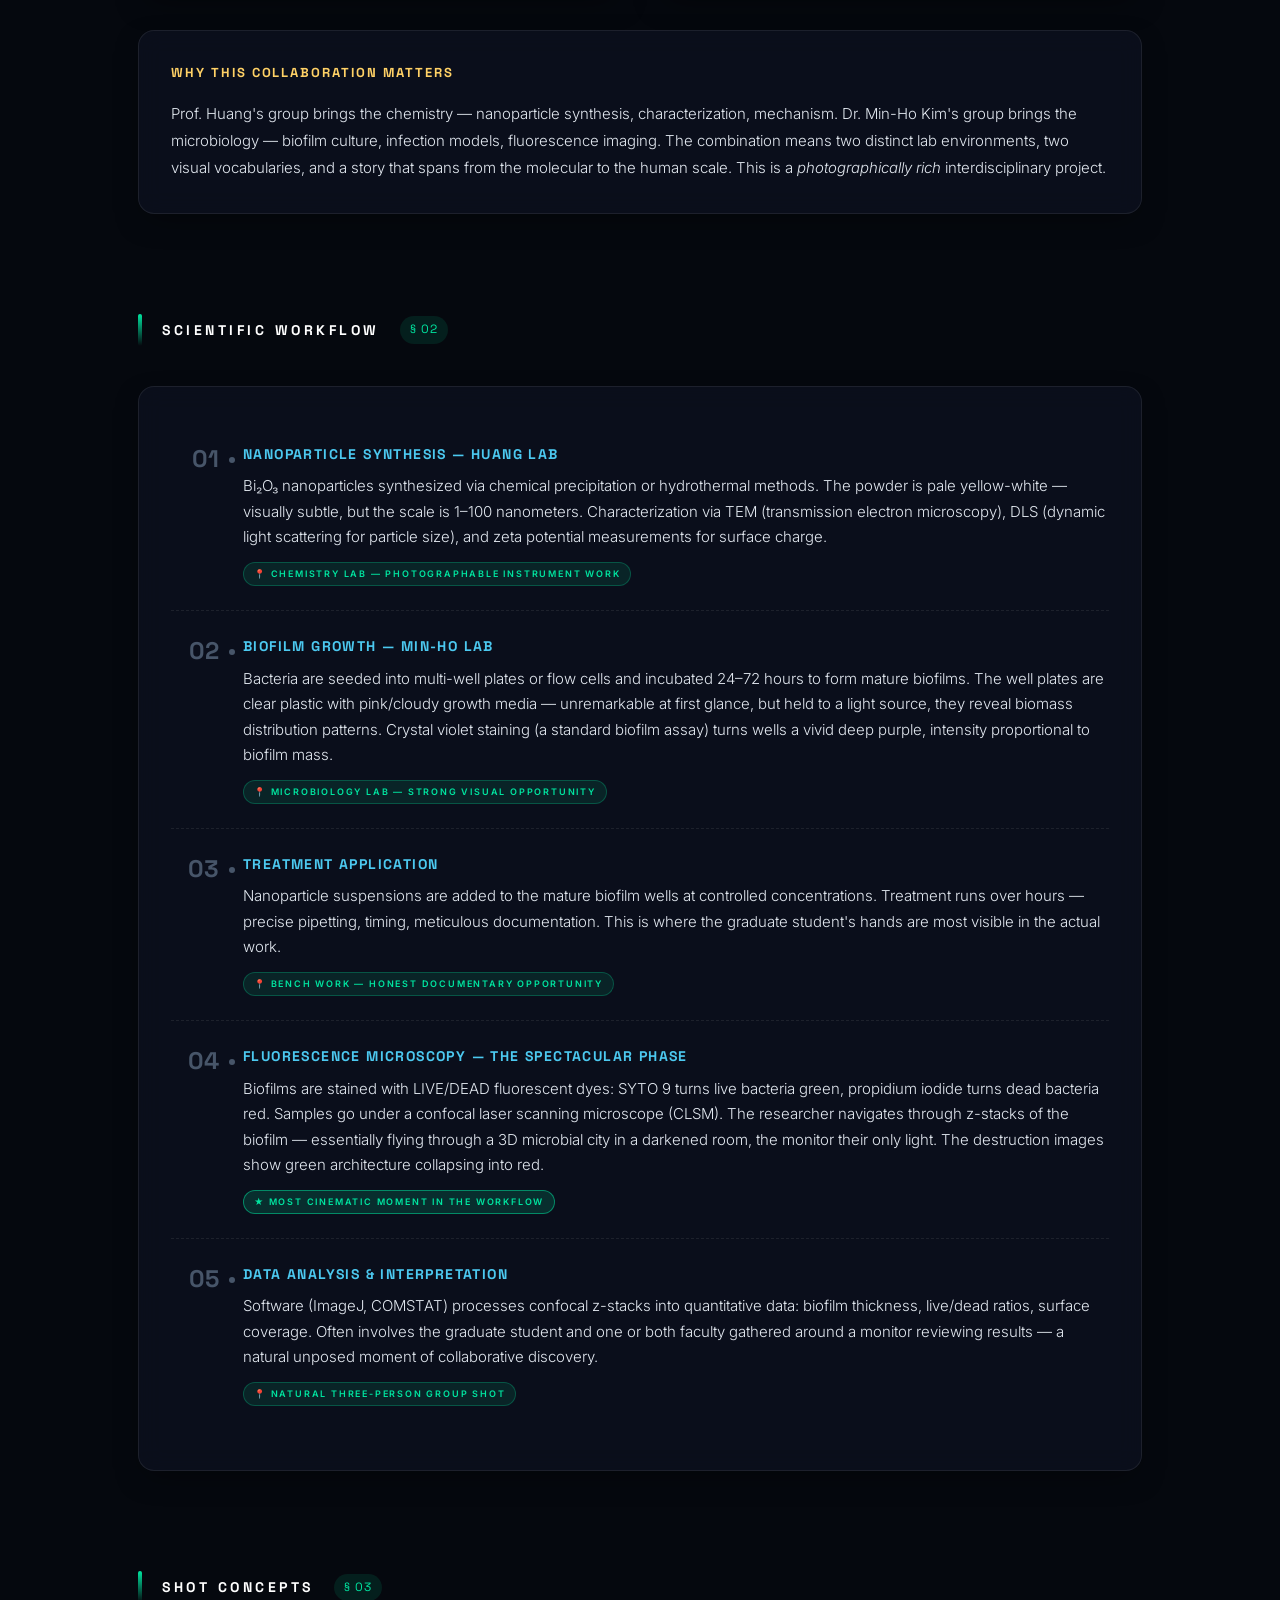
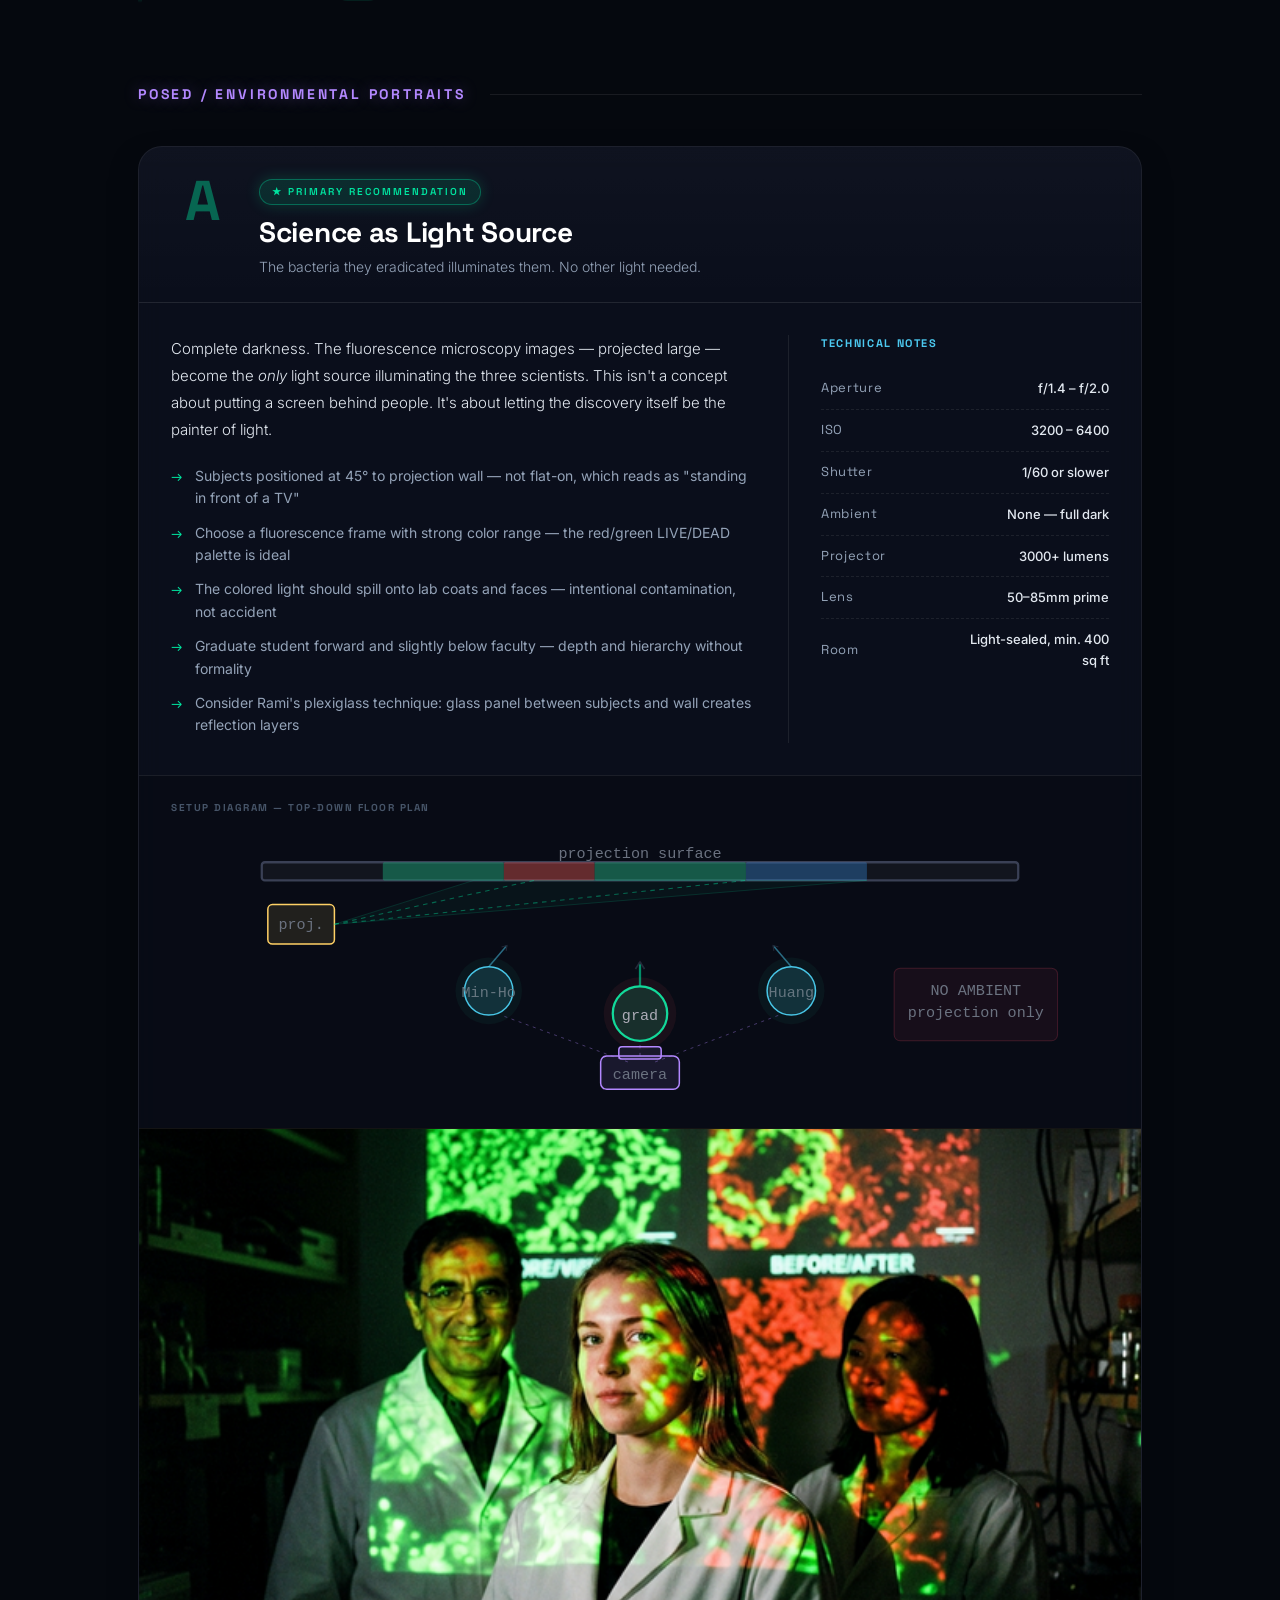
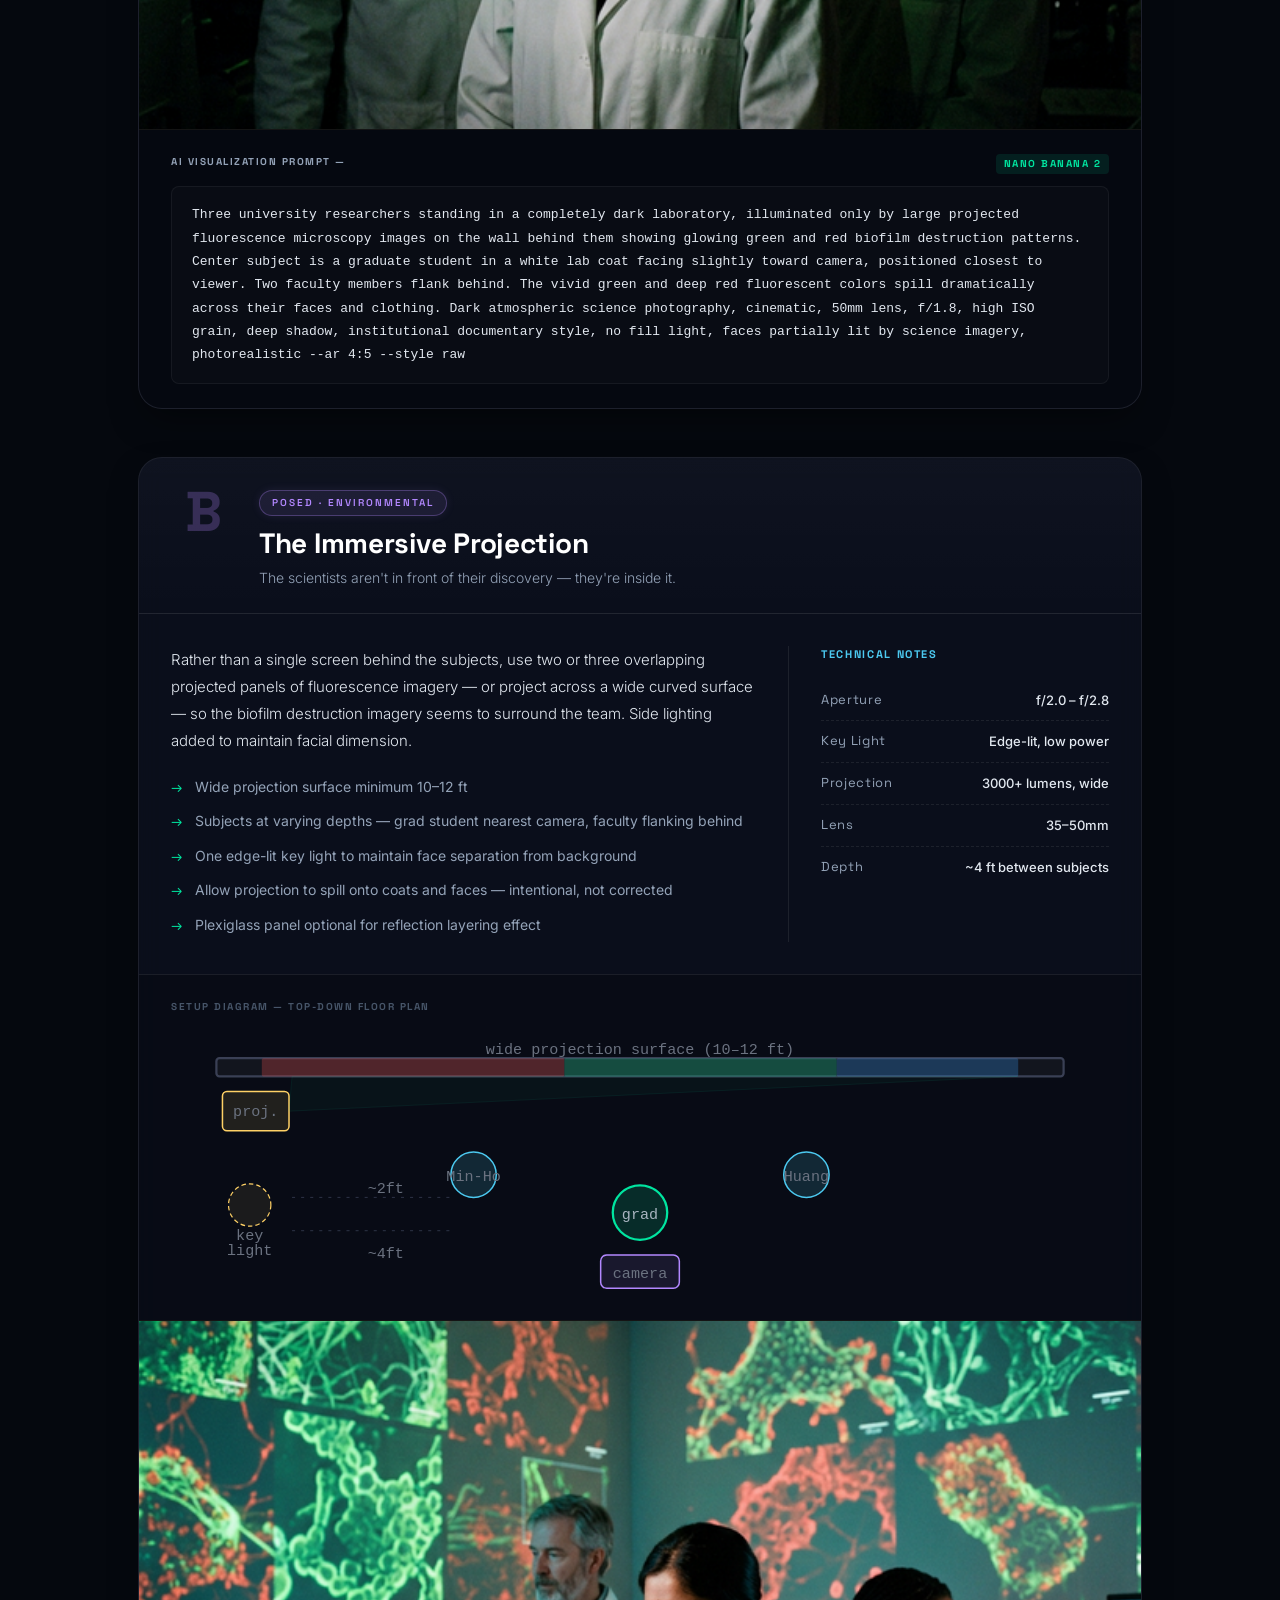
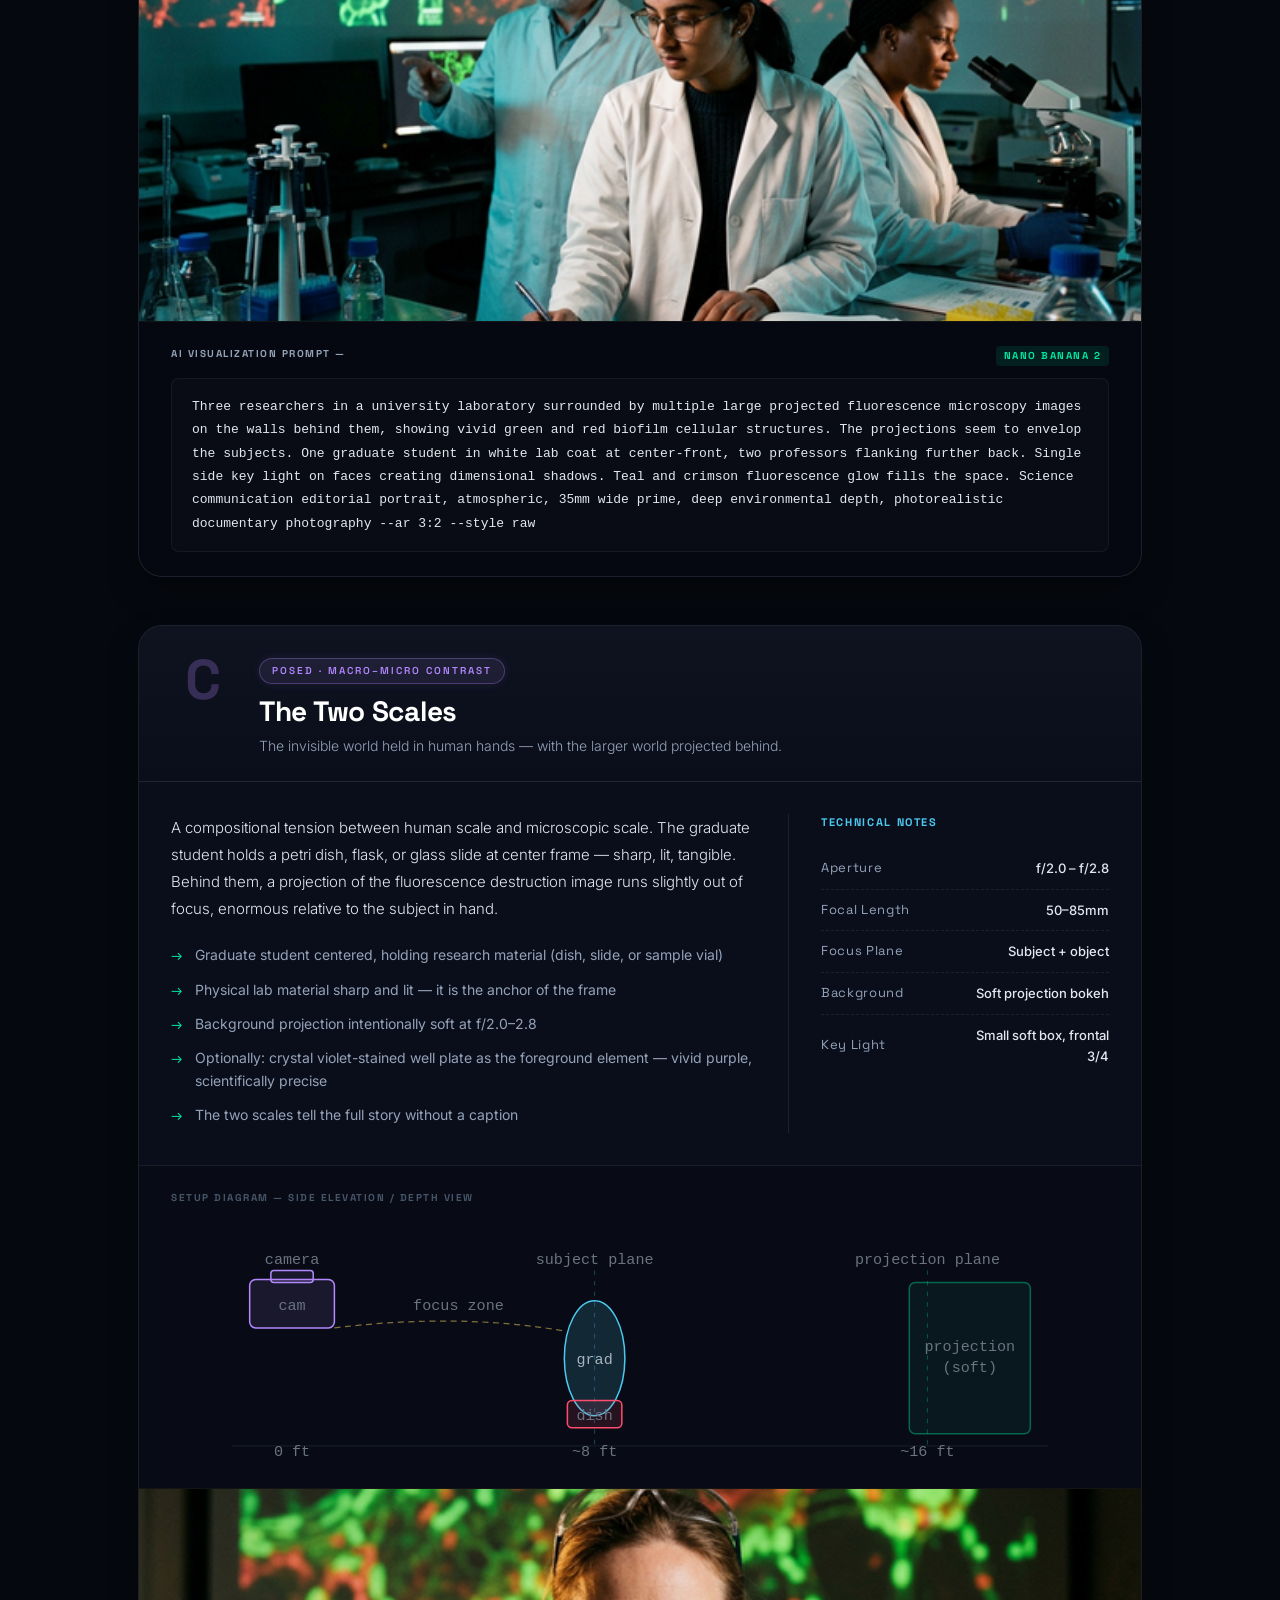
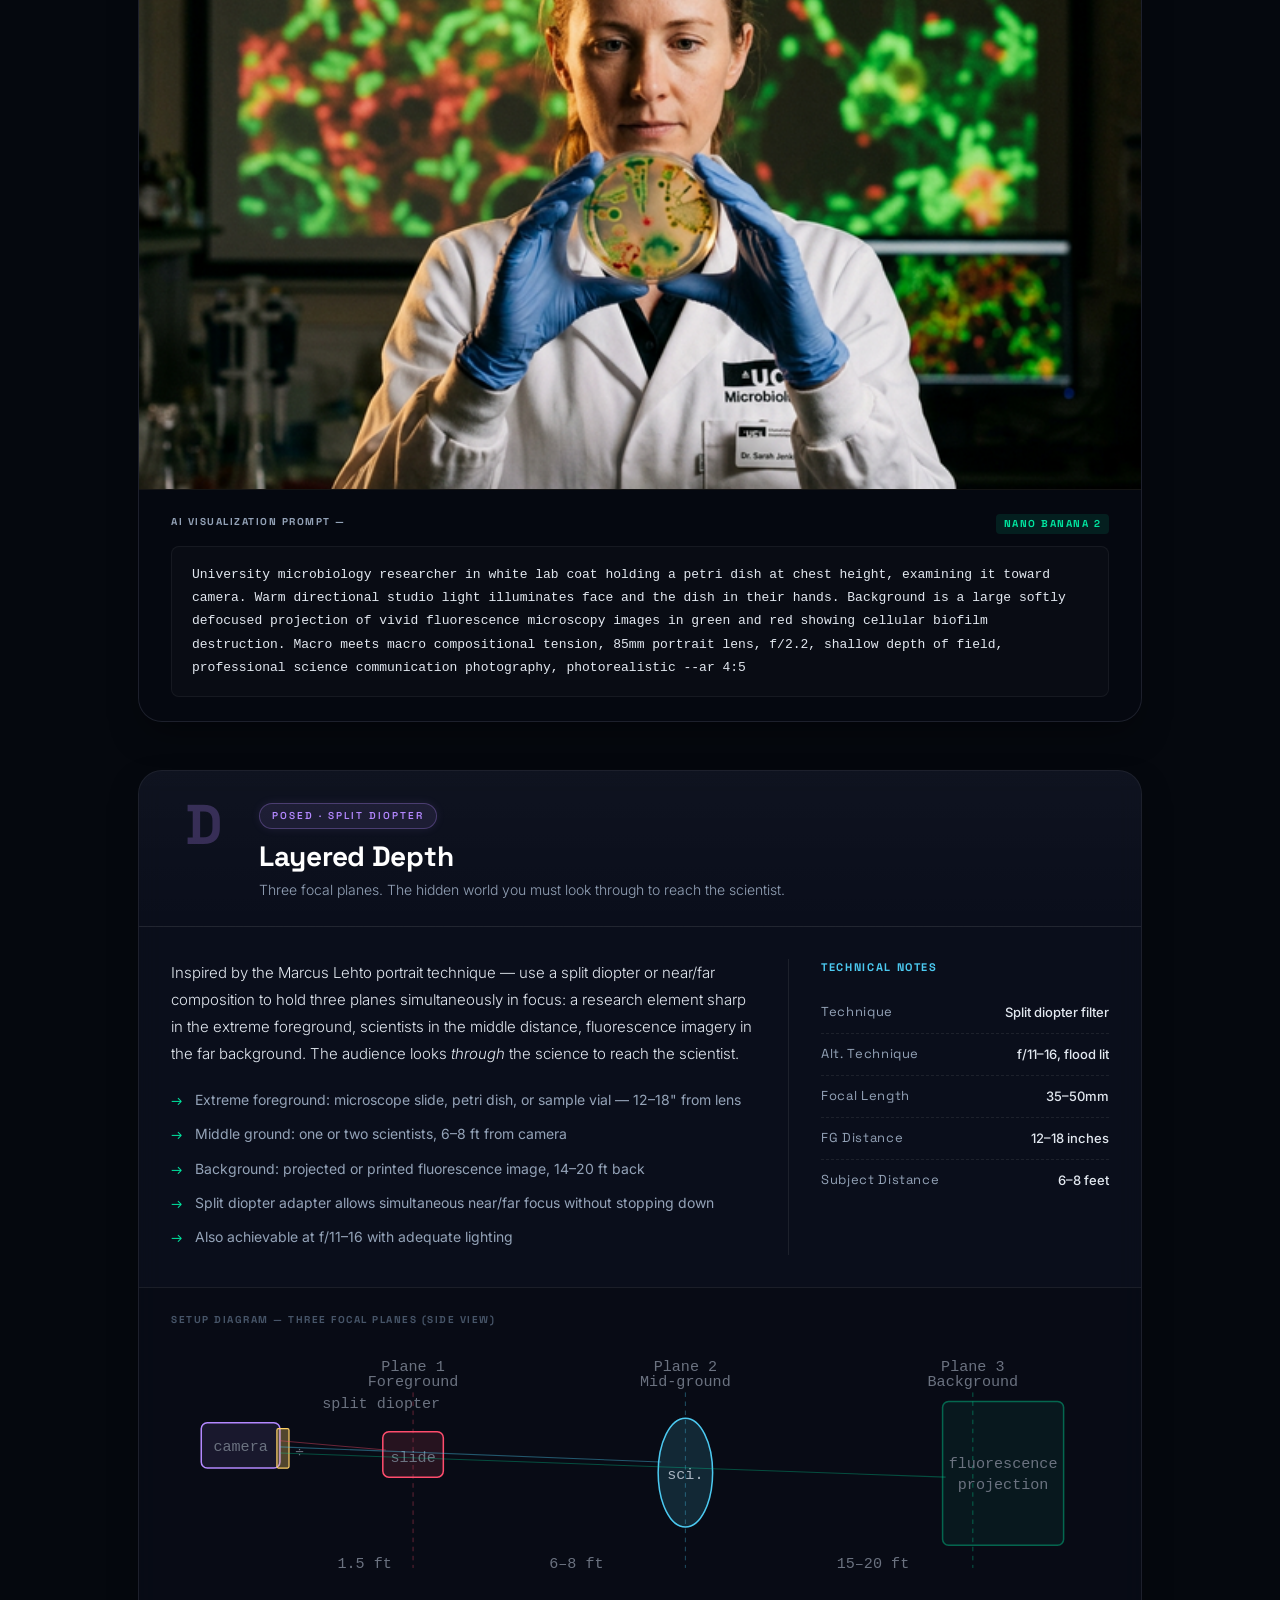
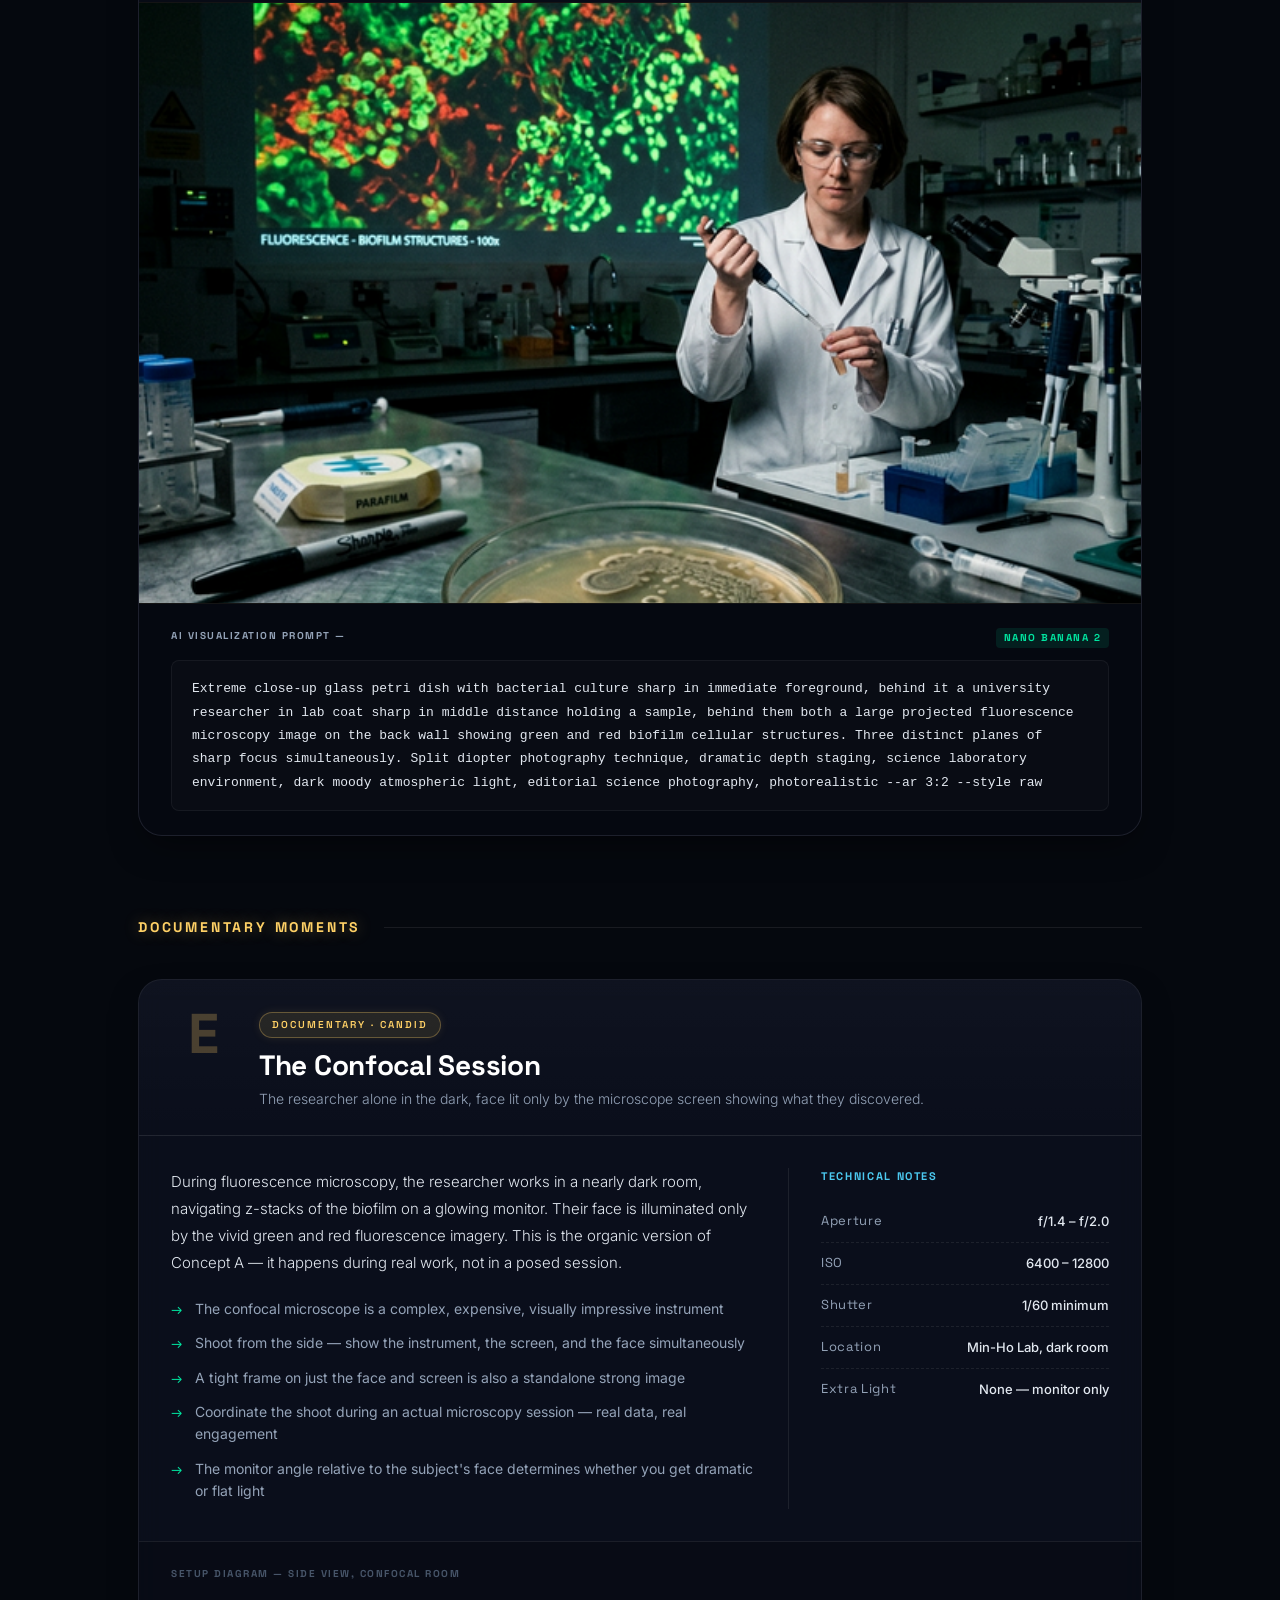
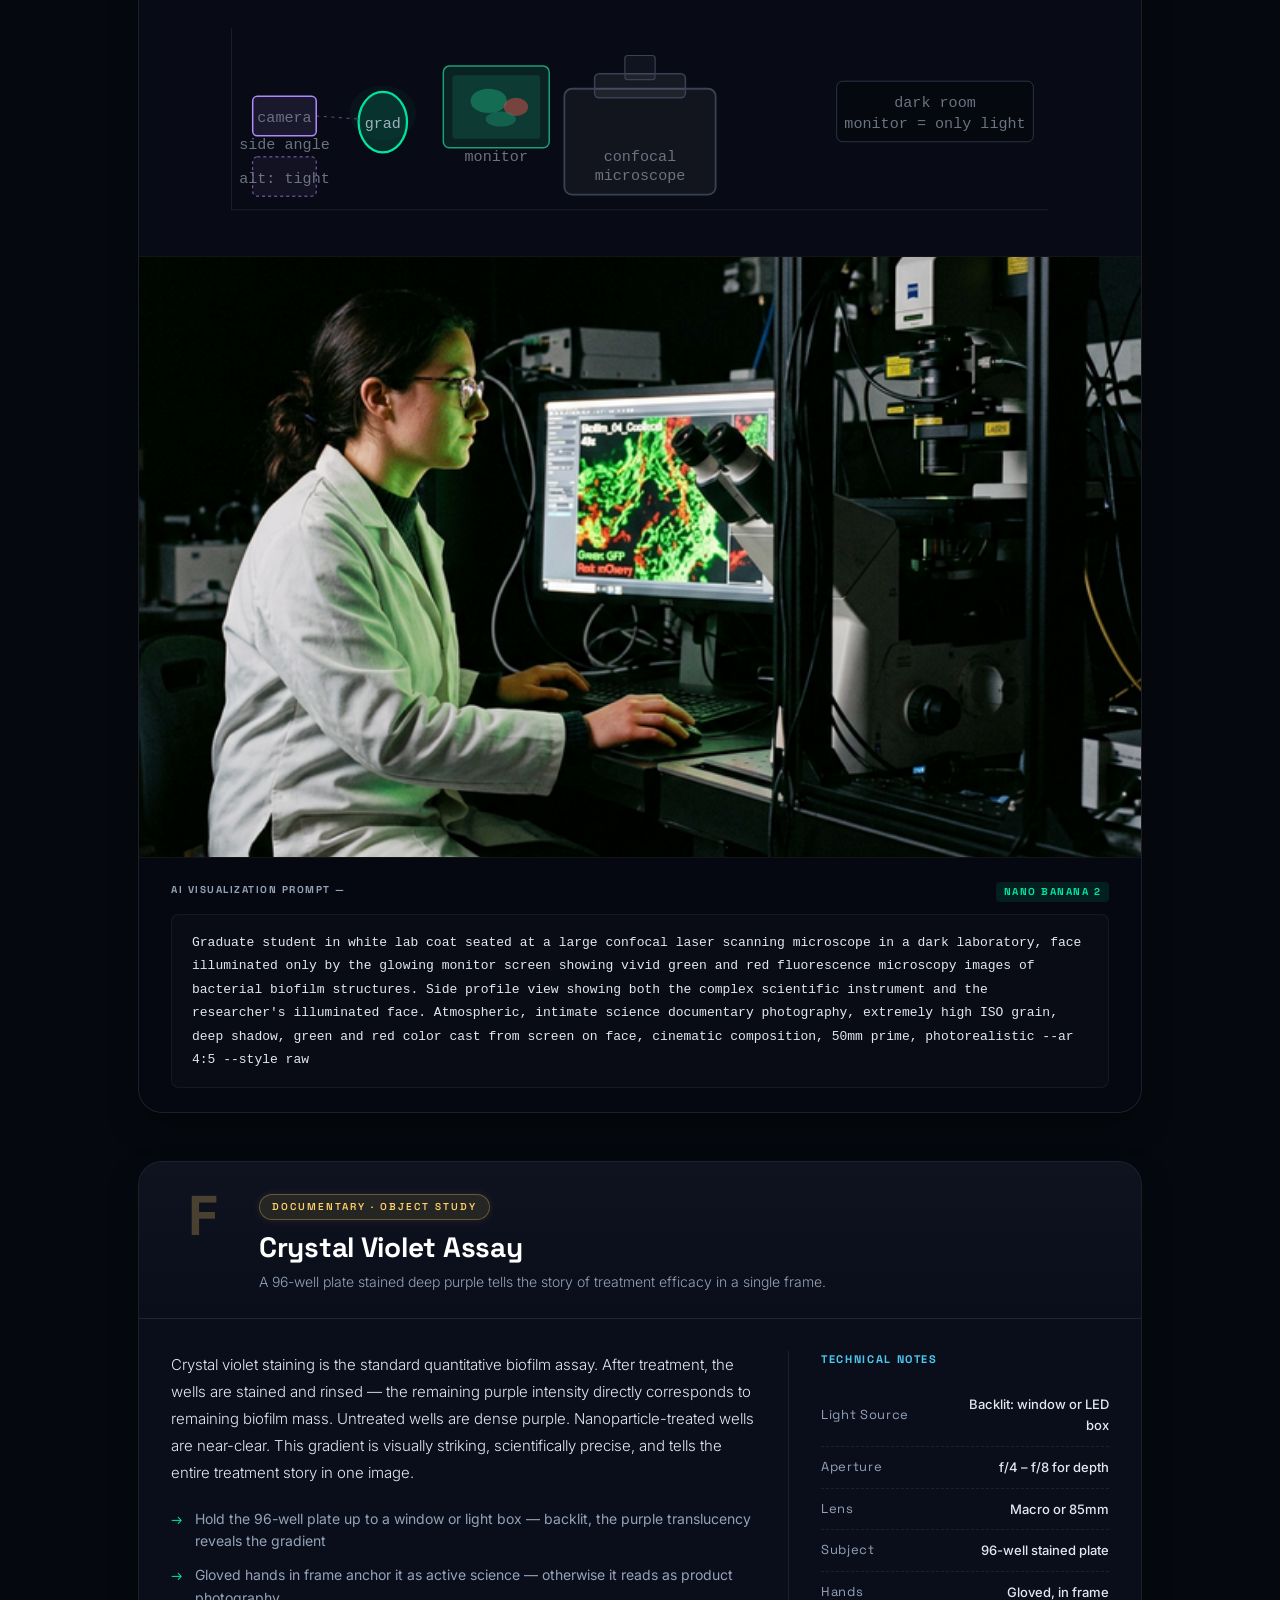
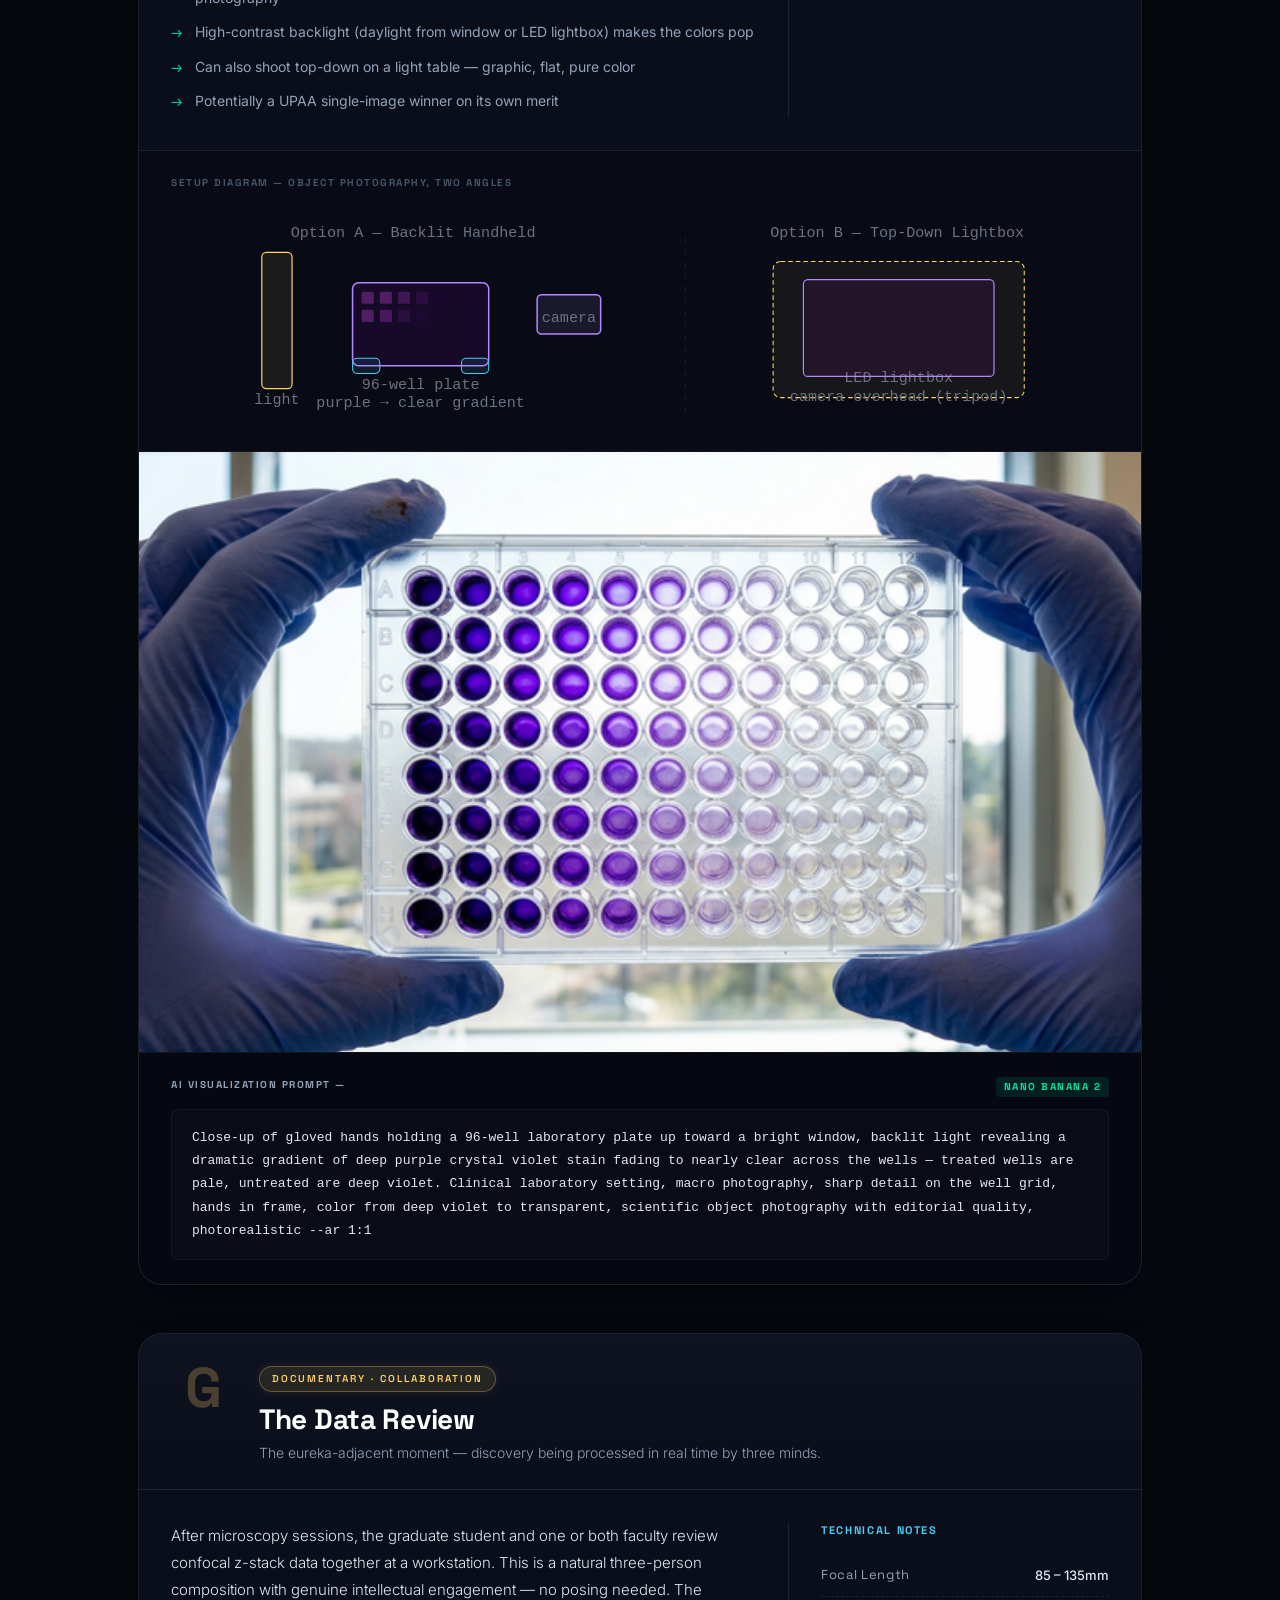
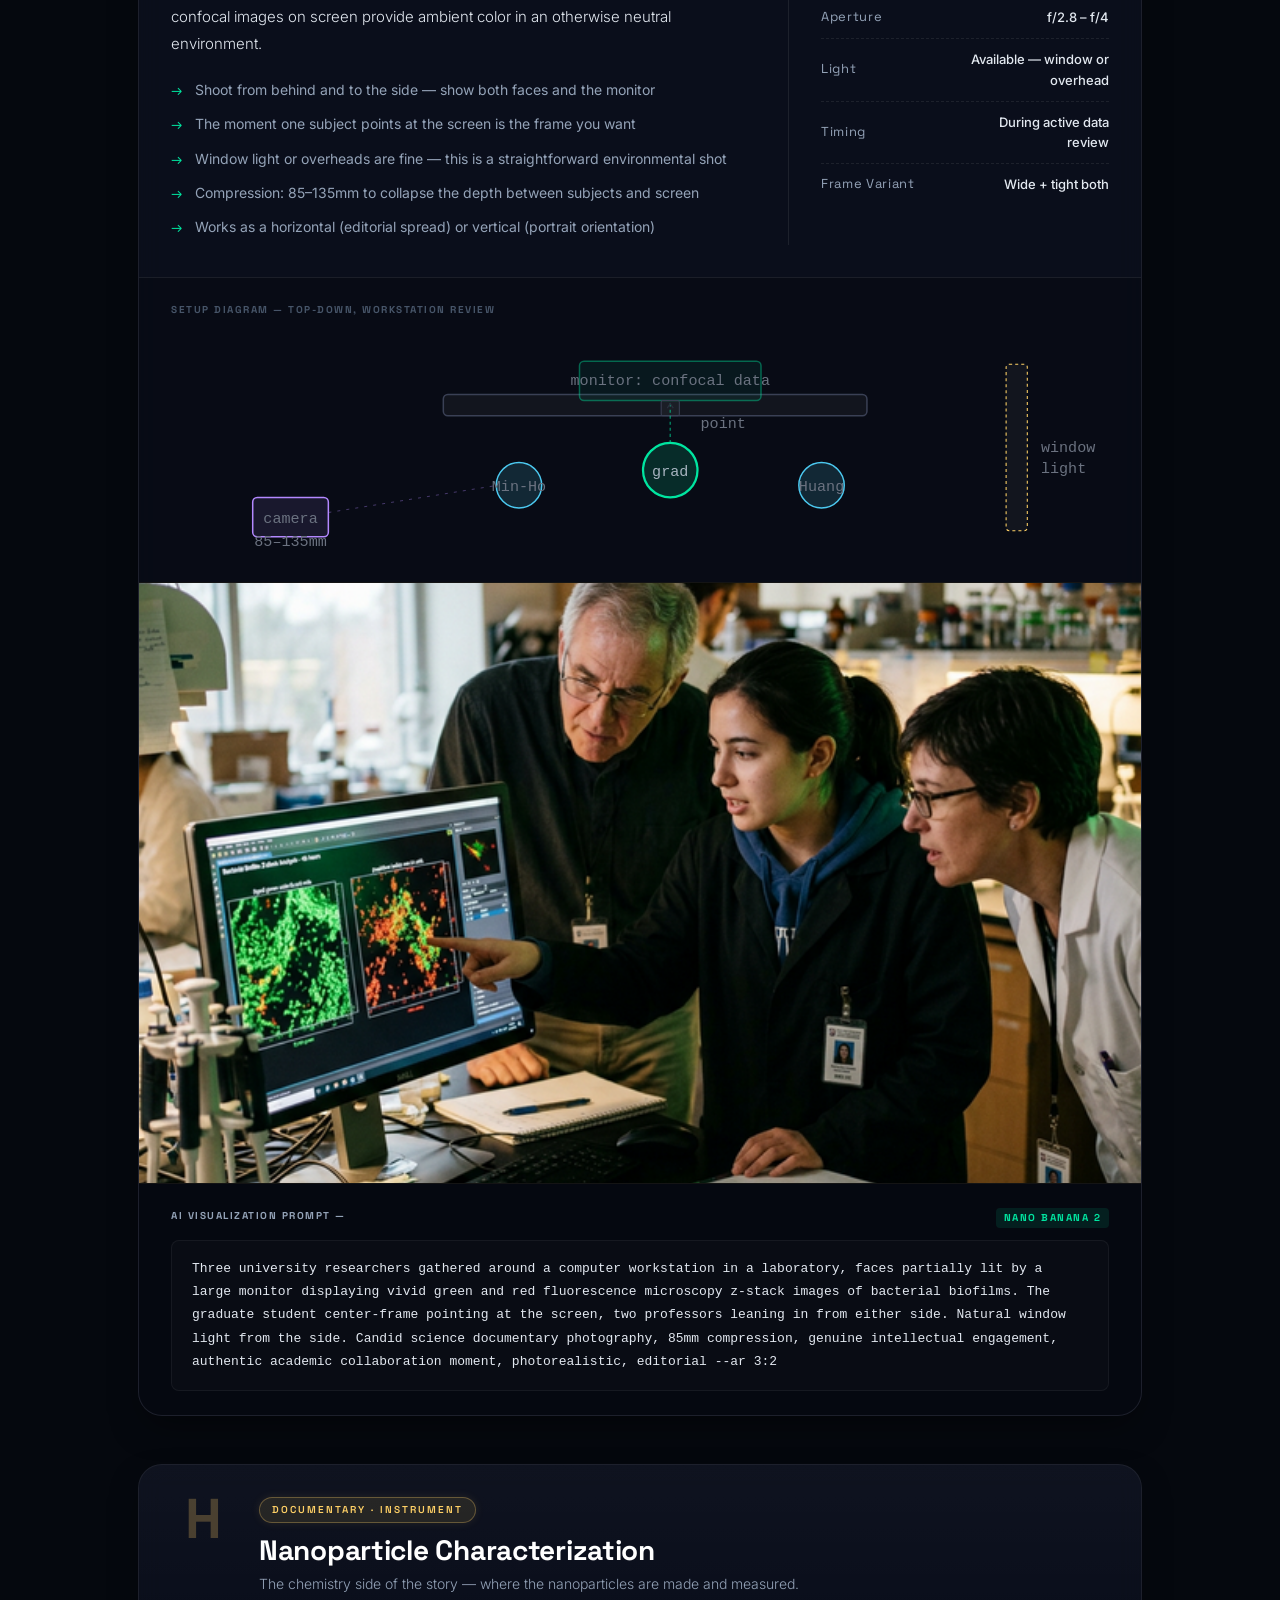
<file: Biofilm/biofilm-shoot-brief.html>
<!DOCTYPE html>
<html lang="en">
<head>
<meta charset="UTF-8">
<meta name="viewport" content="width=device-width, initial-scale=1.0">
<title>Shoot Brief — Biofilm Eradication Research</title>
<link rel="preconnect" href="https://fonts.googleapis.com">
<link rel="preconnect" href="https://fonts.gstatic.com" crossorigin>
<link href="https://fonts.googleapis.com/css2?family=Inter:wght@300;400;500;600&family=Space+Grotesk:wght@500;700&display=swap" rel="stylesheet">
<link rel="stylesheet" href="../css/theme.css">
</head>
<body>
<div style="padding: 40px 48px 0; max-width: 1100px; margin: 0 auto;"><a href="../index.html" style="color: var(--green); text-decoration: none; font-family: var(--font-display); font-size: 11px; letter-spacing: 0.15em; text-transform: uppercase; border-bottom: 1px solid var(--border); padding-bottom: 4px; transition: color 0.2s ease;">← Back to Command Center</a></div>

<!-- ══ COVER ══════════════════════════════════════════════ -->
<div class="cover">
  <div class="cover-content">
    <div class="cover-meta">
      UCM·SCI·2025·01 <span>/</span> Kent State University <span>/</span> University Communications 
    </div>
    <h1>Photography Brief:<br><em>Biofilm Eradication</em><br>Research</h1>
    <div class="cover-tag"><span class="pulse-dot"></span> 10 Shot Concepts · AI Prompts Included</div>
    <div class="cover-sub">
      <div><strong>Faculty</strong><br>Prof. Songping D. Huang <br> Dr. Min-Ho Kim</div>
      <div><strong>Dept</strong><br>Chemistry &amp; Biochemistry</div>
      <div><strong>Funding</strong><br>NIH Joint Research Grant</div>
      <div><strong>Date</strong><br>March 2025</div>
    </div>
  </div>
</div>

<div class="page">

<!-- ══ 01 RESEARCH ════════════════════════════════════════ -->
<div class="section-label">
  <h2>About the Research</h2>
  <span class="section-num">§ 01</span>
</div>

<div class="stat-row">
  <div class="stat-card">
    <span class="stat-val">500K+</span>
    <span class="stat-label">U.S. Deaths Annually</span>
  </div>
  <div class="stat-card">
    <span class="stat-val">100×</span>
    <span class="stat-label">Higher Antibiotic Dose Required</span>
  </div>
  <div class="stat-card">
    <span class="stat-val">Bi₂O₃</span>
    <span class="stat-label">The Nanoparticle Eradicating Biofilms</span>
  </div>
</div>

<div class="research-grid">
  <div class="info-card">
    <h3>The Problem</h3>
    <p>Bacteria don't exist as lone cells in most infections. They build <strong>biofilms</strong> — structured communities embedded in a self-produced protective matrix of proteins, extracellular DNA, and polysaccharides. This matrix is a biological fortress: antibiotics struggle to penetrate it, and bacteria inside exist in a metabolically dormant state that makes killing them even harder.</p>
    <p>Biofilm infections persist on medical implants, in chronic wounds, and in the lungs of cystic fibrosis patients. They are often functionally incurable with standard treatment.</p>
  </div>
  <div class="info-card">
    <h3>The Discovery</h3>
    <p>The graduate student at the center of this project has demonstrated that <strong>bismuth trioxide (Bi₂O₃) nanoparticles</strong> can penetrate the biofilm matrix and eradicate <em>mature</em> biofilms — not just prevent their formation, which is the easier problem and where most prior research stops.</p>
    <p>The mechanism involves generating reactive oxygen species (ROS) that overwhelm bacterial defenses at the nanoscale, while the nanoparticles physically disrupt the biofilm architecture itself. The complementary fluorescence microscopy images show this destruction in vivid, graphic detail.</p>
  </div>
</div>

<div class="info-card-full">
  <h3>Why This Collaboration Matters</h3>
  <p>Prof. Huang's group brings the chemistry — nanoparticle synthesis, characterization, mechanism. Dr. Min-Ho Kim's group brings the microbiology — biofilm culture, infection models, fluorescence imaging. The combination means two distinct lab environments, two visual vocabularies, and a story that spans from the molecular to the human scale. This is a <em>photographically rich</em> interdisciplinary project.</p>
</div>

<!-- ══ 02 WORKFLOW ═════════════════════════════════════════ -->
<div class="section-label">
  <h2>Scientific Workflow</h2>
  <span class="section-num">§ 02</span>
</div>

<div class="info-card-full">
  <div class="workflow">

    <div class="workflow-step">
      <div class="workflow-num">01</div>
      <div class="workflow-content">
        <h4>Nanoparticle Synthesis — Huang Lab</h4>
        <p>Bi₂O₃ nanoparticles synthesized via chemical precipitation or hydrothermal methods. The powder is pale yellow-white — visually subtle, but the scale is 1–100 nanometers. Characterization via TEM (transmission electron microscopy), DLS (dynamic light scattering for particle size), and zeta potential measurements for surface charge.</p>
        <div class="workflow-badge">📍 Chemistry Lab — Photographable Instrument Work</div>
      </div>
    </div>

    <div class="workflow-step">
      <div class="workflow-num">02</div>
      <div class="workflow-content">
        <h4>Biofilm Growth — Min-Ho Lab</h4>
        <p>Bacteria are seeded into multi-well plates or flow cells and incubated 24–72 hours to form mature biofilms. The well plates are clear plastic with pink/cloudy growth media — unremarkable at first glance, but held to a light source, they reveal biomass distribution patterns. Crystal violet staining (a standard biofilm assay) turns wells a vivid deep purple, intensity proportional to biofilm mass.</p>
        <div class="workflow-badge">📍 Microbiology Lab — Strong Visual Opportunity</div>
      </div>
    </div>

    <div class="workflow-step">
      <div class="workflow-num">03</div>
      <div class="workflow-content">
        <h4>Treatment Application</h4>
        <p>Nanoparticle suspensions are added to the mature biofilm wells at controlled concentrations. Treatment runs over hours — precise pipetting, timing, meticulous documentation. This is where the graduate student's hands are most visible in the actual work.</p>
        <div class="workflow-badge">📍 Bench Work — Honest Documentary Opportunity</div>
      </div>
    </div>

    <div class="workflow-step">
      <div class="workflow-num">04</div>
      <div class="workflow-content">
        <h4>Fluorescence Microscopy — The Spectacular Phase</h4>
        <p>Biofilms are stained with LIVE/DEAD fluorescent dyes: SYTO 9 turns live bacteria green, propidium iodide turns dead bacteria red. Samples go under a confocal laser scanning microscope (CLSM). The researcher navigates through z-stacks of the biofilm — essentially flying through a 3D microbial city in a darkened room, the monitor their only light. The destruction images show green architecture collapsing into red.</p>
        <div class="workflow-badge" style="background:rgba(0,229,160,0.15); border-color:rgba(0,229,160,0.5); color:#00e5a0;">★ Most Cinematic Moment in the Workflow</div>
      </div>
    </div>

    <div class="workflow-step">
      <div class="workflow-num">05</div>
      <div class="workflow-content">
        <h4>Data Analysis &amp; Interpretation</h4>
        <p>Software (ImageJ, COMSTAT) processes confocal z-stacks into quantitative data: biofilm thickness, live/dead ratios, surface coverage. Often involves the graduate student and one or both faculty gathered around a monitor reviewing results — a natural unposed moment of collaborative discovery.</p>
        <div class="workflow-badge">📍 Natural Three-Person Group Shot</div>
      </div>
    </div>

  </div>
</div>

<!-- ══ 03 SHOT CONCEPTS ════════════════════════════════════ -->
<div class="section-label">
  <h2>Shot Concepts</h2>
  <span class="section-num">§ 03</span>
</div>

<!-- ─ POSED HEADER ──────────────────────────────────────── -->
<div class="type-divider posed">
  <h3>Posed / Environmental Portraits</h3>
</div>

<!-- ════ CONCEPT A ════════════════════════════════════════ -->
<div class="concept-card hero">
  <div class="concept-header">
    <div class="concept-num">A</div>
    <div class="concept-meta">
      <div class="concept-type-badge">★ Primary Recommendation</div>
      <div class="concept-title">Science as Light Source</div>
      <div class="concept-tagline">The bacteria they eradicated illuminates them. No other light needed.</div>
    </div>
  </div>

  <div class="concept-body">
    <div class="concept-desc">
      <p>Complete darkness. The fluorescence microscopy images — projected large — become the <em>only</em> light source illuminating the three scientists. This isn't a concept about putting a screen behind people. It's about letting the discovery itself be the painter of light.</p>
      <ul>
        <li>Subjects positioned at 45° to projection wall — not flat-on, which reads as "standing in front of a TV"</li>
        <li>Choose a fluorescence frame with strong color range — the red/green LIVE/DEAD palette is ideal</li>
        <li>The colored light should spill onto lab coats and faces — intentional contamination, not accident</li>
        <li>Graduate student forward and slightly below faculty — depth and hierarchy without formality</li>
        <li>Consider Rami's plexiglass technique: glass panel between subjects and wall creates reflection layers</li>
      </ul>
    </div>
    <div class="concept-tech">
      <h5>Technical Notes</h5>
      <div class="tech-line"><span class="tech-key">Aperture</span><span class="tech-val">f/1.4 – f/2.0</span></div>
      <div class="tech-line"><span class="tech-key">ISO</span><span class="tech-val">3200 – 6400</span></div>
      <div class="tech-line"><span class="tech-key">Shutter</span><span class="tech-val">1/60 or slower</span></div>
      <div class="tech-line"><span class="tech-key">Ambient</span><span class="tech-val">None — full dark</span></div>
      <div class="tech-line"><span class="tech-key">Projector</span><span class="tech-val">3000+ lumens</span></div>
      <div class="tech-line"><span class="tech-key">Lens</span><span class="tech-val">50–85mm prime</span></div>
      <div class="tech-line"><span class="tech-key">Room</span><span class="tech-val">Light-sealed, min. 400 sq ft</span></div>
    </div>
  </div>

  <div class="concept-diagram">
    <h5>Setup Diagram — Top-down Floor Plan</h5>
    <svg width="100%" viewBox="0 0 620 180" style="display:block;">
      <defs>
        <marker id="arr" viewBox="0 0 10 10" refX="8" refY="5" markerWidth="5" markerHeight="5" orient="auto-start-reverse">
          <path d="M2 1L8 5L2 9" fill="none" stroke="#3a4055" stroke-width="1.5"/>
        </marker>
      </defs>
      <!-- Back wall -->
      <rect x="60" y="20" width="500" height="12" rx="2" class="diag-wall"/>
      <!-- Projection colors on wall -->
      <rect x="140" y="20" width="80" height="12" fill="#1D9E75" opacity="0.5" rx="1"/>
      <rect x="220" y="20" width="60" height="12" fill="#E24B4A" opacity="0.4" rx="1"/>
      <rect x="280" y="20" width="100" height="12" fill="#1D9E75" opacity="0.5" rx="1"/>
      <rect x="380" y="20" width="80" height="12" fill="#378ADD" opacity="0.35" rx="1"/>
      <text class="diag-label" x="310" y="17" text-anchor="middle">projection surface</text>
      <!-- Projector -->
      <rect x="64" y="48" width="44" height="26" rx="3" class="diag-projector"/>
      <text class="diag-label" x="86" y="64" text-anchor="middle">proj.</text>
      <!-- Projection cone -->
      <polygon points="108,61 200,32 460,32 460,32" class="diag-cone"/>
      <!-- Light spill radials -->
      <line x1="108" y1="61" x2="240" y2="32" class="diag-light"/>
      <line x1="108" y1="61" x2="380" y2="32" class="diag-light"/>
      <!-- Subjects -->
      <!-- Min-Ho - left back -->
      <circle cx="210" cy="105" r="16" class="diag-subject"/>
      <text class="diag-label" x="210" y="109" text-anchor="middle">Min-Ho</text>
      <!-- Grad student - center front -->
      <circle cx="310" cy="120" r="18" class="diag-subject-main"/>
      <text class="diag-label-bright" x="310" y="124" text-anchor="middle">grad</text>
      <!-- Huang - right back -->
      <circle cx="410" cy="105" r="16" class="diag-subject"/>
      <text class="diag-label" x="410" y="109" text-anchor="middle">Huang</text>
      <!-- Light spill onto faces (colored blobs) -->
      <ellipse cx="210" cy="105" rx="22" ry="22" fill="#1D9E75" opacity="0.08"/>
      <ellipse cx="310" cy="120" rx="24" ry="24" fill="#E24B4A" opacity="0.08"/>
      <ellipse cx="410" cy="105" rx="22" ry="22" fill="#1D9E75" opacity="0.08"/>
      <!-- Facing arrows -->
      <line x1="310" y1="102" x2="310" y2="86" stroke="#00e5a0" stroke-width="1.5" marker-end="url(#arr)" opacity="0.6"/>
      <line x1="210" y1="89" x2="222" y2="75" stroke="#4cc9f0" stroke-width="1" marker-end="url(#arr)" opacity="0.5"/>
      <line x1="410" y1="89" x2="398" y2="75" stroke="#4cc9f0" stroke-width="1" marker-end="url(#arr)" opacity="0.5"/>
      <!-- Camera -->
      <rect x="284" y="148" width="52" height="22" rx="4" class="diag-camera"/>
      <rect x="296" y="142" width="28" height="8" rx="2" class="diag-camera"/>
      <text class="diag-label" x="310" y="163" text-anchor="middle">camera</text>
      <!-- Camera sight lines -->
      <line x1="310" y1="148" x2="310" y2="138" stroke="#b388ff" stroke-width="0.6" stroke-dasharray="2 3" opacity="0.5"/>
      <line x1="302" y1="152" x2="218" y2="121" stroke="#b388ff" stroke-width="0.6" stroke-dasharray="2 3" opacity="0.4"/>
      <line x1="320" y1="152" x2="402" y2="121" stroke="#b388ff" stroke-width="0.6" stroke-dasharray="2 3" opacity="0.4"/>
      <!-- No light note -->
      <rect x="478" y="90" width="108" height="48" rx="4" fill="rgba(255,77,109,0.06)" stroke="rgba(255,77,109,0.2)" stroke-width="0.7"/>
      <text class="diag-label" x="532" y="108" text-anchor="middle" fill="#ff4d6d">NO AMBIENT</text>
      <text class="diag-label" x="532" y="122" text-anchor="middle">projection only</text>
    </svg>
  </div>

  <div class="concept-generated-img">
    <img src="images/concept_a_nano_banana_2_1773427642042.png" alt="Concept A Generated Image">
  </div>
  <div class="concept-prompt">
    <h5>AI Visualization Prompt — <span>Nano Banana 2</span></h5>
    <div class="prompt-text">Three university researchers standing in a completely dark laboratory, illuminated only by large projected fluorescence microscopy images on the wall behind them showing glowing green and red biofilm destruction patterns. Center subject is a graduate student in a white lab coat facing slightly toward camera, positioned closest to viewer. Two faculty members flank behind. The vivid green and deep red fluorescent colors spill dramatically across their faces and clothing. Dark atmospheric science photography, cinematic, 50mm lens, f/1.8, high ISO grain, deep shadow, institutional documentary style, no fill light, faces partially lit by science imagery, photorealistic --ar 4:5 --style raw</div>
  </div>
</div>

<!-- ════ CONCEPT B ════════════════════════════════════════ -->
<div class="concept-card posed">
  <div class="concept-header">
    <div class="concept-num">B</div>
    <div class="concept-meta">
      <div class="concept-type-badge">Posed · Environmental</div>
      <div class="concept-title">The Immersive Projection</div>
      <div class="concept-tagline">The scientists aren't in front of their discovery — they're inside it.</div>
    </div>
  </div>

  <div class="concept-body">
    <div class="concept-desc">
      <p>Rather than a single screen behind the subjects, use two or three overlapping projected panels of fluorescence imagery — or project across a wide curved surface — so the biofilm destruction imagery seems to surround the team. Side lighting added to maintain facial dimension.</p>
      <ul>
        <li>Wide projection surface minimum 10–12 ft</li>
        <li>Subjects at varying depths — grad student nearest camera, faculty flanking behind</li>
        <li>One edge-lit key light to maintain face separation from background</li>
        <li>Allow projection to spill onto coats and faces — intentional, not corrected</li>
        <li>Plexiglass panel optional for reflection layering effect</li>
      </ul>
    </div>
    <div class="concept-tech">
      <h5>Technical Notes</h5>
      <div class="tech-line"><span class="tech-key">Aperture</span><span class="tech-val">f/2.0 – f/2.8</span></div>
      <div class="tech-line"><span class="tech-key">Key Light</span><span class="tech-val">Edge-lit, low power</span></div>
      <div class="tech-line"><span class="tech-key">Projection</span><span class="tech-val">3000+ lumens, wide</span></div>
      <div class="tech-line"><span class="tech-key">Lens</span><span class="tech-val">35–50mm</span></div>
      <div class="tech-line"><span class="tech-key">Depth</span><span class="tech-val">~4 ft between subjects</span></div>
    </div>
  </div>

  <div class="concept-diagram">
    <h5>Setup Diagram — Top-down Floor Plan</h5>
    <svg width="100%" viewBox="0 0 620 175" style="display:block;">
      <defs>
        <marker id="arr2" viewBox="0 0 10 10" refX="8" refY="5" markerWidth="5" markerHeight="5" orient="auto-start-reverse">
          <path d="M2 1L8 5L2 9" fill="none" stroke="#3a4055" stroke-width="1.5"/>
        </marker>
      </defs>
      <!-- Wide wall with projection -->
      <rect x="30" y="18" width="560" height="12" rx="2" class="diag-wall"/>
      <rect x="60" y="18" width="200" height="12" fill="#E24B4A" opacity="0.3" rx="1"/>
      <rect x="260" y="18" width="180" height="12" fill="#1D9E75" opacity="0.4" rx="1"/>
      <rect x="440" y="18" width="120" height="12" fill="#378ADD" opacity="0.3" rx="1"/>
      <text class="diag-label" x="310" y="15" text-anchor="middle">wide projection surface (10–12 ft)</text>
      <!-- Projector top-left -->
      <rect x="34" y="40" width="44" height="26" rx="3" class="diag-projector"/>
      <text class="diag-label" x="56" y="56" text-anchor="middle">proj.</text>
      <!-- Projection cone wide -->
      <polygon points="78,53 80,30 560,30 560,30" fill="rgba(0,229,160,0.03)" stroke="rgba(0,229,160,0.1)" stroke-width="0.5"/>
      <!-- Key light left side -->
      <circle cx="52" cy="115" r="14" fill="rgba(255,209,102,0.08)" stroke="#ffd166" stroke-width="0.8" stroke-dasharray="3 2"/>
      <text class="diag-label" x="52" y="138" text-anchor="middle" fill="#ffd166">key</text>
      <text class="diag-label" x="52" y="148" text-anchor="middle" fill="#ffd166">light</text>
      <!-- Subjects at different depths -->
      <circle cx="200" cy="95" r="15" class="diag-subject"/>
      <text class="diag-label" x="200" y="99" text-anchor="middle">Min-Ho</text>
      <circle cx="310" cy="120" r="18" class="diag-subject-main"/>
      <text class="diag-label-bright" x="310" y="124" text-anchor="middle">grad</text>
      <circle cx="420" cy="95" r="15" class="diag-subject"/>
      <text class="diag-label" x="420" y="99" text-anchor="middle">Huang</text>
      <!-- Depth lines -->
      <line x1="80" y1="110" x2="188" y2="110" class="diag-depth"/>
      <line x1="80" y1="132" x2="188" y2="132" class="diag-depth"/>
      <text class="diag-label" x="130" y="107">~2ft</text>
      <text class="diag-label" x="130" y="150">~4ft</text>
      <!-- Camera -->
      <rect x="284" y="148" width="52" height="22" rx="4" class="diag-camera"/>
      <text class="diag-label" x="310" y="163" text-anchor="middle">camera</text>
    </svg>
  </div>

  <div class="concept-generated-img">
    <img src="images/concept_b_nano_banana_2_1773427655742.png" alt="Concept B Generated Image">
  </div>
  <div class="concept-prompt">
    <h5>AI Visualization Prompt — <span>Nano Banana 2</span></h5>
    <div class="prompt-text">Three researchers in a university laboratory surrounded by multiple large projected fluorescence microscopy images on the walls behind them, showing vivid green and red biofilm cellular structures. The projections seem to envelop the subjects. One graduate student in white lab coat at center-front, two professors flanking further back. Single side key light on faces creating dimensional shadows. Teal and crimson fluorescence glow fills the space. Science communication editorial portrait, atmospheric, 35mm wide prime, deep environmental depth, photorealistic documentary photography --ar 3:2 --style raw</div>
  </div>
</div>

<!-- ════ CONCEPT C ════════════════════════════════════════ -->
<div class="concept-card posed">
  <div class="concept-header">
    <div class="concept-num">C</div>
    <div class="concept-meta">
      <div class="concept-type-badge">Posed · Macro–Micro Contrast</div>
      <div class="concept-title">The Two Scales</div>
      <div class="concept-tagline">The invisible world held in human hands — with the larger world projected behind.</div>
    </div>
  </div>

  <div class="concept-body">
    <div class="concept-desc">
      <p>A compositional tension between human scale and microscopic scale. The graduate student holds a petri dish, flask, or glass slide at center frame — sharp, lit, tangible. Behind them, a projection of the fluorescence destruction image runs slightly out of focus, enormous relative to the subject in hand.</p>
      <ul>
        <li>Graduate student centered, holding research material (dish, slide, or sample vial)</li>
        <li>Physical lab material sharp and lit — it is the anchor of the frame</li>
        <li>Background projection intentionally soft at f/2.0–2.8</li>
        <li>Optionally: crystal violet-stained well plate as the foreground element — vivid purple, scientifically precise</li>
        <li>The two scales tell the full story without a caption</li>
      </ul>
    </div>
    <div class="concept-tech">
      <h5>Technical Notes</h5>
      <div class="tech-line"><span class="tech-key">Aperture</span><span class="tech-val">f/2.0 – f/2.8</span></div>
      <div class="tech-line"><span class="tech-key">Focal Length</span><span class="tech-val">50–85mm</span></div>
      <div class="tech-line"><span class="tech-key">Focus Plane</span><span class="tech-val">Subject + object</span></div>
      <div class="tech-line"><span class="tech-key">Background</span><span class="tech-val">Soft projection bokeh</span></div>
      <div class="tech-line"><span class="tech-key">Key Light</span><span class="tech-val">Small soft box, frontal 3/4</span></div>
    </div>
  </div>

  <div class="concept-diagram">
    <h5>Setup Diagram — Side Elevation / Depth View</h5>
    <svg width="100%" viewBox="0 0 620 160" style="display:block;">
      <!-- Depth planes -->
      <text class="diag-label" x="80" y="28" text-anchor="middle">camera</text>
      <text class="diag-label" x="280" y="28" text-anchor="middle">subject plane</text>
      <text class="diag-label" x="500" y="28" text-anchor="middle">projection plane</text>
      <!-- Camera -->
      <rect x="52" y="38" width="56" height="32" rx="4" class="diag-camera"/>
      <rect x="66" y="32" width="28" height="8" rx="2" class="diag-camera"/>
      <text class="diag-label" x="80" y="58" text-anchor="middle">cam</text>
      <!-- Subject plane line -->
      <line x1="280" y1="32" x2="280" y2="148" stroke="#4cc9f0" stroke-width="0.5" stroke-dasharray="3 4" opacity="0.4"/>
      <!-- Subject figure -->
      <ellipse cx="280" cy="90" rx="20" ry="38" class="diag-subject"/>
      <text class="diag-label-bright" x="280" y="94" text-anchor="middle">grad</text>
      <!-- Object held in hands (bottom of figure) -->
      <rect x="262" y="118" width="36" height="18" rx="3" class="diag-object"/>
      <text class="diag-label" x="280" y="131" text-anchor="middle" fill="#ff4d6d">dish</text>
      <!-- Projection plane line -->
      <line x1="500" y1="32" x2="500" y2="148" stroke="#00e5a0" stroke-width="0.5" stroke-dasharray="3 4" opacity="0.4"/>
      <!-- Screen on back wall -->
      <rect x="488" y="40" width="80" height="100" rx="4" class="diag-screen"/>
      <text class="diag-label" x="528" y="85" text-anchor="middle" fill="#00e5a0">projection</text>
      <text class="diag-label" x="528" y="99" text-anchor="middle" fill="#00e5a0">(soft)</text>
      <!-- Depth of field arc from camera -->
      <path d="M108 70 Q190 60 260 72" fill="none" stroke="#ffd166" stroke-width="0.8" stroke-dasharray="4 3" opacity="0.5"/>
      <text class="diag-label" x="190" y="58" text-anchor="middle" fill="#ffd166">focus zone</text>
      <!-- Ground plane -->
      <line x1="40" y1="148" x2="580" y2="148" stroke="#3a4055" stroke-width="0.5" opacity="0.5"/>
      <!-- Scale labels -->
      <text class="diag-label" x="80" y="155" text-anchor="middle">0 ft</text>
      <text class="diag-label" x="280" y="155" text-anchor="middle">~8 ft</text>
      <text class="diag-label" x="500" y="155" text-anchor="middle">~16 ft</text>
    </svg>
  </div>

  <div class="concept-generated-img">
    <img src="images/concept_c_nano_banana_2_1773427672506.png" alt="Concept C Generated Image">
  </div>
  <div class="concept-prompt">
    <h5>AI Visualization Prompt — <span>Nano Banana 2</span></h5>
    <div class="prompt-text">University microbiology researcher in white lab coat holding a petri dish at chest height, examining it toward camera. Warm directional studio light illuminates face and the dish in their hands. Background is a large softly defocused projection of vivid fluorescence microscopy images in green and red showing cellular biofilm destruction. Macro meets macro compositional tension, 85mm portrait lens, f/2.2, shallow depth of field, professional science communication photography, photorealistic --ar 4:5</div>
  </div>
</div>

<!-- ════ CONCEPT D ════════════════════════════════════════ -->
<div class="concept-card posed">
  <div class="concept-header">
    <div class="concept-num">D</div>
    <div class="concept-meta">
      <div class="concept-type-badge">Posed · Split Diopter</div>
      <div class="concept-title">Layered Depth</div>
      <div class="concept-tagline">Three focal planes. The hidden world you must look through to reach the scientist.</div>
    </div>
  </div>

  <div class="concept-body">
    <div class="concept-desc">
      <p>Inspired by the Marcus Lehto portrait technique — use a split diopter or near/far composition to hold three planes simultaneously in focus: a research element sharp in the extreme foreground, scientists in the middle distance, fluorescence imagery in the far background. The audience looks <em>through</em> the science to reach the scientist.</p>
      <ul>
        <li>Extreme foreground: microscope slide, petri dish, or sample vial — 12–18" from lens</li>
        <li>Middle ground: one or two scientists, 6–8 ft from camera</li>
        <li>Background: projected or printed fluorescence image, 14–20 ft back</li>
        <li>Split diopter adapter allows simultaneous near/far focus without stopping down</li>
        <li>Also achievable at f/11–16 with adequate lighting</li>
      </ul>
    </div>
    <div class="concept-tech">
      <h5>Technical Notes</h5>
      <div class="tech-line"><span class="tech-key">Technique</span><span class="tech-val">Split diopter filter</span></div>
      <div class="tech-line"><span class="tech-key">Alt. Technique</span><span class="tech-val">f/11–16, flood lit</span></div>
      <div class="tech-line"><span class="tech-key">Focal Length</span><span class="tech-val">35–50mm</span></div>
      <div class="tech-line"><span class="tech-key">FG Distance</span><span class="tech-val">12–18 inches</span></div>
      <div class="tech-line"><span class="tech-key">Subject Distance</span><span class="tech-val">6–8 feet</span></div>
    </div>
  </div>

  <div class="concept-diagram">
    <h5>Setup Diagram — Three Focal Planes (Side View)</h5>
    <svg width="100%" viewBox="0 0 620 155" style="display:block;">
      <!-- Camera -->
      <rect x="20" y="52" width="52" height="30" rx="4" class="diag-camera"/>
      <text class="diag-label" x="46" y="71" text-anchor="middle">camera</text>
      <!-- Plane labels -->
      <text class="diag-label" x="160" y="18" text-anchor="middle" fill="#ff4d6d">Plane 1</text>
      <text class="diag-label" x="160" y="28" text-anchor="middle" fill="#ff4d6d">Foreground</text>
      <text class="diag-label" x="340" y="18" text-anchor="middle" fill="#4cc9f0">Plane 2</text>
      <text class="diag-label" x="340" y="28" text-anchor="middle" fill="#4cc9f0">Mid-ground</text>
      <text class="diag-label" x="530" y="18" text-anchor="middle" fill="#00e5a0">Plane 3</text>
      <text class="diag-label" x="530" y="28" text-anchor="middle" fill="#00e5a0">Background</text>
      <!-- Plane lines -->
      <line x1="160" y1="32" x2="160" y2="148" stroke="#ff4d6d" stroke-width="0.6" stroke-dasharray="3 3" opacity="0.4"/>
      <line x1="340" y1="32" x2="340" y2="148" stroke="#4cc9f0" stroke-width="0.6" stroke-dasharray="3 3" opacity="0.4"/>
      <line x1="530" y1="32" x2="530" y2="148" stroke="#00e5a0" stroke-width="0.6" stroke-dasharray="3 3" opacity="0.4"/>
      <!-- Foreground object (dish/slide) -->
      <rect x="140" y="58" width="40" height="30" rx="4" class="diag-object"/>
      <text class="diag-label" x="160" y="78" text-anchor="middle" fill="#ff4d6d">slide</text>
      <!-- Subject -->
      <ellipse cx="340" cy="85" rx="18" ry="36" class="diag-subject"/>
      <text class="diag-label-bright" x="340" y="89" text-anchor="middle">sci.</text>
      <!-- Background screen -->
      <rect x="510" y="38" width="80" height="95" rx="4" class="diag-screen"/>
      <text class="diag-label" x="550" y="82" text-anchor="middle" fill="#00e5a0">fluorescence</text>
      <text class="diag-label" x="550" y="96" text-anchor="middle" fill="#00e5a0">projection</text>
      <!-- Split diopter on lens -->
      <rect x="70" y="56" width="8" height="26" rx="1" fill="rgba(255,209,102,0.3)" stroke="#ffd166" stroke-width="0.8"/>
      <text class="diag-label" x="82" y="75" fill="#ffd166">÷</text>
      <text class="diag-label" x="100" y="42" fill="#ffd166">split diopter</text>
      <!-- Sight lines from camera -->
      <line x1="72" y1="64" x2="142" y2="70" stroke="#ff4d6d" stroke-width="0.7" opacity="0.4"/>
      <line x1="72" y1="68" x2="324" y2="78" stroke="#4cc9f0" stroke-width="0.7" opacity="0.4"/>
      <line x1="72" y1="72" x2="512" y2="88" stroke="#00e5a0" stroke-width="0.7" opacity="0.3"/>
      <!-- Distance markers -->
      <text class="diag-label" x="110" y="148">1.5 ft</text>
      <text class="diag-label" x="250" y="148">6–8 ft</text>
      <text class="diag-label" x="440" y="148">15–20 ft</text>
    </svg>
  </div>

  <div class="concept-generated-img">
    <img src="images/concept_d_nano_banana_2_1773427686295.png" alt="Concept D Generated Image">
  </div>
  <div class="concept-prompt">
    <h5>AI Visualization Prompt — <span>Nano Banana 2</span></h5>
    <div class="prompt-text">Extreme close-up glass petri dish with bacterial culture sharp in immediate foreground, behind it a university researcher in lab coat sharp in middle distance holding a sample, behind them both a large projected fluorescence microscopy image on the back wall showing green and red biofilm cellular structures. Three distinct planes of sharp focus simultaneously. Split diopter photography technique, dramatic depth staging, science laboratory environment, dark moody atmospheric light, editorial science photography, photorealistic --ar 3:2 --style raw</div>
  </div>
</div>

<!-- ─ DOCUMENTARY HEADER ──────────────────────────────── -->
<div class="type-divider doc">
  <h3>Documentary Moments</h3>
</div>

<!-- ════ CONCEPT E ════════════════════════════════════════ -->
<div class="concept-card doc">
  <div class="concept-header">
    <div class="concept-num">E</div>
    <div class="concept-meta">
      <div class="concept-type-badge">Documentary · Candid</div>
      <div class="concept-title">The Confocal Session</div>
      <div class="concept-tagline">The researcher alone in the dark, face lit only by the microscope screen showing what they discovered.</div>
    </div>
  </div>

  <div class="concept-body">
    <div class="concept-desc">
      <p>During fluorescence microscopy, the researcher works in a nearly dark room, navigating z-stacks of the biofilm on a glowing monitor. Their face is illuminated only by the vivid green and red fluorescence imagery. This is the organic version of Concept A — it happens during real work, not in a posed session.</p>
      <ul>
        <li>The confocal microscope is a complex, expensive, visually impressive instrument</li>
        <li>Shoot from the side — show the instrument, the screen, and the face simultaneously</li>
        <li>A tight frame on just the face and screen is also a standalone strong image</li>
        <li>Coordinate the shoot during an actual microscopy session — real data, real engagement</li>
        <li>The monitor angle relative to the subject's face determines whether you get dramatic or flat light</li>
      </ul>
    </div>
    <div class="concept-tech">
      <h5>Technical Notes</h5>
      <div class="tech-line"><span class="tech-key">Aperture</span><span class="tech-val">f/1.4 – f/2.0</span></div>
      <div class="tech-line"><span class="tech-key">ISO</span><span class="tech-val">6400 – 12800</span></div>
      <div class="tech-line"><span class="tech-key">Shutter</span><span class="tech-val">1/60 minimum</span></div>
      <div class="tech-line"><span class="tech-key">Location</span><span class="tech-val">Min-Ho Lab, dark room</span></div>
      <div class="tech-line"><span class="tech-key">Extra Light</span><span class="tech-val">None — monitor only</span></div>
    </div>
  </div>

  <div class="concept-diagram">
    <h5>Setup Diagram — Side View, Confocal Room</h5>
    <svg width="100%" viewBox="0 0 620 155" style="display:block;">
      <!-- Room corner -->
      <line x1="40" y1="140" x2="580" y2="140" stroke="#3a4055" stroke-width="0.5" opacity="0.5"/>
      <line x1="40" y1="20" x2="40" y2="140" stroke="#3a4055" stroke-width="0.5" opacity="0.5"/>
      <!-- Confocal microscope body -->
      <rect x="260" y="60" width="100" height="70" rx="5" fill="rgba(255,255,255,0.04)" stroke="#3a4055" stroke-width="1.2"/>
      <rect x="280" y="50" width="60" height="16" rx="3" fill="rgba(255,255,255,0.06)" stroke="#3a4055" stroke-width="1"/>
      <rect x="300" y="38" width="20" height="16" rx="2" fill="rgba(255,255,255,0.04)" stroke="#3a4055" stroke-width="0.8"/>
      <text class="diag-label" x="310" y="108" text-anchor="middle">confocal</text>
      <text class="diag-label" x="310" y="120" text-anchor="middle">microscope</text>
      <!-- Monitor/screen showing fluorescence -->
      <rect x="180" y="45" width="70" height="54" rx="4" fill="rgba(29,158,117,0.15)" stroke="#1D9E75" stroke-width="1"/>
      <rect x="186" y="51" width="58" height="42" rx="2" fill="rgba(29,158,117,0.2)"/>
      <!-- Fluorescence pattern on screen -->
      <ellipse cx="210" cy="68" rx="12" ry="8" fill="#1D9E75" opacity="0.5"/>
      <ellipse cx="228" cy="72" rx="8" ry="6" fill="#E24B4A" opacity="0.5"/>
      <ellipse cx="218" cy="80" rx="10" ry="5" fill="#1D9E75" opacity="0.4"/>
      <text class="diag-label" x="215" y="108" text-anchor="middle" fill="#1D9E75">monitor</text>
      <!-- Researcher seated at scope -->
      <ellipse cx="140" cy="82" rx="16" ry="20" class="diag-subject-main"/>
      <text class="diag-label-bright" x="140" y="86" text-anchor="middle">grad</text>
      <!-- Green light glow on face from monitor -->
      <ellipse cx="140" cy="76" rx="22" ry="18" fill="#1D9E75" opacity="0.06"/>
      <!-- Camera position options -->
      <rect x="54" y="65" width="42" height="26" rx="3" class="diag-camera"/>
      <text class="diag-label" x="75" y="82" text-anchor="middle">camera</text>
      <text class="diag-label" x="75" y="100" text-anchor="middle" fill="#b388ff">side angle</text>
      <!-- Sight line -->
      <line x1="96" y1="78" x2="124" y2="80" stroke="#b388ff" stroke-width="0.7" stroke-dasharray="2 3" opacity="0.5" marker-end="url(#arr)"/>
      <!-- Alt camera (tight on face) -->
      <rect x="54" y="105" width="42" height="26" rx="3" fill="rgba(179,136,255,0.06)" stroke="#b388ff" stroke-width="0.5" stroke-dasharray="2 2"/>
      <text class="diag-label" x="75" y="122" text-anchor="middle" fill="#6b7280">alt: tight</text>
      <!-- Darkness note -->
      <rect x="440" y="55" width="130" height="40" rx="4" fill="rgba(0,0,0,0.3)" stroke="#3a4055" stroke-width="0.5"/>
      <text class="diag-label" x="505" y="72" text-anchor="middle">dark room</text>
      <text class="diag-label" x="505" y="86" text-anchor="middle">monitor = only light</text>
    </svg>
  </div>

  <div class="concept-generated-img">
    <img src="images/concept_e_nano_banana_2_1773427700926.png" alt="Concept E Generated Image">
  </div>
  <div class="concept-prompt">
    <h5>AI Visualization Prompt — <span>Nano Banana 2</span></h5>
    <div class="prompt-text">Graduate student in white lab coat seated at a large confocal laser scanning microscope in a dark laboratory, face illuminated only by the glowing monitor screen showing vivid green and red fluorescence microscopy images of bacterial biofilm structures. Side profile view showing both the complex scientific instrument and the researcher's illuminated face. Atmospheric, intimate science documentary photography, extremely high ISO grain, deep shadow, green and red color cast from screen on face, cinematic composition, 50mm prime, photorealistic --ar 4:5 --style raw</div>
  </div>
</div>

<!-- ════ CONCEPT F ════════════════════════════════════════ -->
<div class="concept-card doc">
  <div class="concept-header">
    <div class="concept-num">F</div>
    <div class="concept-meta">
      <div class="concept-type-badge">Documentary · Object Study</div>
      <div class="concept-title">Crystal Violet Assay</div>
      <div class="concept-tagline">A 96-well plate stained deep purple tells the story of treatment efficacy in a single frame.</div>
    </div>
  </div>

  <div class="concept-body">
    <div class="concept-desc">
      <p>Crystal violet staining is the standard quantitative biofilm assay. After treatment, the wells are stained and rinsed — the remaining purple intensity directly corresponds to remaining biofilm mass. Untreated wells are dense purple. Nanoparticle-treated wells are near-clear. This gradient is visually striking, scientifically precise, and tells the entire treatment story in one image.</p>
      <ul>
        <li>Hold the 96-well plate up to a window or light box — backlit, the purple translucency reveals the gradient</li>
        <li>Gloved hands in frame anchor it as active science — otherwise it reads as product photography</li>
        <li>High-contrast backlight (daylight from window or LED lightbox) makes the colors pop</li>
        <li>Can also shoot top-down on a light table — graphic, flat, pure color</li>
        <li>Potentially a UPAA single-image winner on its own merit</li>
      </ul>
    </div>
    <div class="concept-tech">
      <h5>Technical Notes</h5>
      <div class="tech-line"><span class="tech-key">Light Source</span><span class="tech-val">Backlit: window or LED box</span></div>
      <div class="tech-line"><span class="tech-key">Aperture</span><span class="tech-val">f/4 – f/8 for depth</span></div>
      <div class="tech-line"><span class="tech-key">Lens</span><span class="tech-val">Macro or 85mm</span></div>
      <div class="tech-line"><span class="tech-key">Subject</span><span class="tech-val">96-well stained plate</span></div>
      <div class="tech-line"><span class="tech-key">Hands</span><span class="tech-val">Gloved, in frame</span></div>
    </div>
  </div>

  <div class="concept-diagram">
    <h5>Setup Diagram — Object Photography, Two Angles</h5>
    <svg width="100%" viewBox="0 0 620 145" style="display:block;">
      <!-- Option 1: backlit handheld -->
      <text class="diag-label" x="160" y="20" text-anchor="middle" fill="#ffd166">Option A — Backlit Handheld</text>
      <!-- Window / light source -->
      <rect x="60" y="30" width="20" height="90" rx="3" fill="rgba(255,209,102,0.08)" stroke="#ffd166" stroke-width="0.8"/>
      <text class="diag-label" x="70" y="130" text-anchor="middle" fill="#ffd166">light</text>
      <!-- Well plate held up -->
      <rect x="120" y="50" width="90" height="55" rx="4" fill="rgba(150,0,200,0.1)" stroke="#b388ff" stroke-width="1"/>
      <!-- Wells grid visualization -->
      <g opacity="0.6">
        <rect x="126" y="56" width="8" height="8" rx="1" fill="#7b2d8b"/>
        <rect x="138" y="56" width="8" height="8" rx="1" fill="#7b2d8b"/>
        <rect x="150" y="56" width="8" height="8" rx="1" fill="#5a2070"/>
        <rect x="162" y="56" width="8" height="8" rx="1" fill="#3a1050"/>
        <rect x="174" y="56" width="8" height="8" rx="1" fill="#1a0530"/>
        <rect x="186" y="56" width="8" height="8" rx="1" fill="rgba(26,5,48,0.2)"/>
        <rect x="126" y="68" width="8" height="8" rx="1" fill="#7b2d8b"/>
        <rect x="138" y="68" width="8" height="8" rx="1" fill="#6a2580"/>
        <rect x="150" y="68" width="8" height="8" rx="1" fill="#3a1050"/>
        <rect x="162" y="68" width="8" height="8" rx="1" fill="#200a38"/>
        <rect x="174" y="68" width="8" height="8" rx="1" fill="rgba(26,5,48,0.15)"/>
        <rect x="186" y="68" width="8" height="8" rx="1" fill="rgba(26,5,48,0.1)"/>
      </g>
      <text class="diag-label" x="165" y="120" text-anchor="middle">96-well plate</text>
      <text class="diag-label" x="165" y="132" text-anchor="middle" fill="#b388ff">purple → clear gradient</text>
      <!-- Hands -->
      <rect x="120" y="100" width="18" height="10" rx="3" fill="rgba(76,201,240,0.1)" stroke="#4cc9f0" stroke-width="0.7"/>
      <rect x="192" y="100" width="18" height="10" rx="3" fill="rgba(76,201,240,0.1)" stroke="#4cc9f0" stroke-width="0.7"/>
      <!-- Camera from side -->
      <rect x="242" y="58" width="42" height="26" rx="3" class="diag-camera"/>
      <text class="diag-label" x="263" y="76" text-anchor="middle">camera</text>
      <!-- Divider -->
      <line x1="340" y1="20" x2="340" y2="140" stroke="#3a4055" stroke-width="0.5" opacity="0.4" stroke-dasharray="4 4"/>
      <!-- Option 2: top-down -->
      <text class="diag-label" x="480" y="20" text-anchor="middle" fill="#ffd166">Option B — Top-Down Lightbox</text>
      <rect x="398" y="36" width="166" height="90" rx="5" fill="rgba(255,209,102,0.06)" stroke="#ffd166" stroke-width="0.7" stroke-dasharray="3 2"/>
      <text class="diag-label" x="481" y="116" text-anchor="middle" fill="#ffd166">LED lightbox</text>
      <rect x="418" y="48" width="126" height="64" rx="3" fill="rgba(150,0,200,0.08)" stroke="#b388ff" stroke-width="0.8"/>
      <!-- Camera overhead arrow -->
      <text class="diag-label" x="481" y="128" text-anchor="middle">camera overhead (tripod)</text>
    </svg>
  </div>

  <div class="concept-generated-img">
    <img src="images/concept_f_nano_banana_2_1773427724699.png" alt="Concept F Generated Image">
  </div>
  <div class="concept-prompt">
    <h5>AI Visualization Prompt — <span>Nano Banana 2</span></h5>
    <div class="prompt-text">Close-up of gloved hands holding a 96-well laboratory plate up toward a bright window, backlit light revealing a dramatic gradient of deep purple crystal violet stain fading to nearly clear across the wells — treated wells are pale, untreated are deep violet. Clinical laboratory setting, macro photography, sharp detail on the well grid, hands in frame, color from deep violet to transparent, scientific object photography with editorial quality, photorealistic --ar 1:1</div>
  </div>
</div>

<!-- ════ CONCEPT G ════════════════════════════════════════ -->
<div class="concept-card doc">
  <div class="concept-header">
    <div class="concept-num">G</div>
    <div class="concept-meta">
      <div class="concept-type-badge">Documentary · Collaboration</div>
      <div class="concept-title">The Data Review</div>
      <div class="concept-tagline">The eureka-adjacent moment — discovery being processed in real time by three minds.</div>
    </div>
  </div>

  <div class="concept-body">
    <div class="concept-desc">
      <p>After microscopy sessions, the graduate student and one or both faculty review confocal z-stack data together at a workstation. This is a natural three-person composition with genuine intellectual engagement — no posing needed. The confocal images on screen provide ambient color in an otherwise neutral environment.</p>
      <ul>
        <li>Shoot from behind and to the side — show both faces and the monitor</li>
        <li>The moment one subject points at the screen is the frame you want</li>
        <li>Window light or overheads are fine — this is a straightforward environmental shot</li>
        <li>Compression: 85–135mm to collapse the depth between subjects and screen</li>
        <li>Works as a horizontal (editorial spread) or vertical (portrait orientation)</li>
      </ul>
    </div>
    <div class="concept-tech">
      <h5>Technical Notes</h5>
      <div class="tech-line"><span class="tech-key">Focal Length</span><span class="tech-val">85 – 135mm</span></div>
      <div class="tech-line"><span class="tech-key">Aperture</span><span class="tech-val">f/2.8 – f/4</span></div>
      <div class="tech-line"><span class="tech-key">Light</span><span class="tech-val">Available — window or overhead</span></div>
      <div class="tech-line"><span class="tech-key">Timing</span><span class="tech-val">During active data review</span></div>
      <div class="tech-line"><span class="tech-key">Frame Variant</span><span class="tech-val">Wide + tight both</span></div>
    </div>
  </div>

  <div class="concept-diagram">
    <h5>Setup Diagram — Top-down, Workstation Review</h5>
    <svg width="100%" viewBox="0 0 620 148" style="display:block;">
      <!-- Desk -->
      <rect x="180" y="40" width="280" height="14" rx="3" fill="rgba(255,255,255,0.04)" stroke="#3a4055" stroke-width="1"/>
      <!-- Monitor on desk -->
      <rect x="270" y="18" width="120" height="26" rx="3" class="diag-screen"/>
      <text class="diag-label" x="330" y="34" text-anchor="middle" fill="#00e5a0">monitor: confocal data</text>
      <!-- Monitor stand -->
      <rect x="324" y="44" width="12" height="10" rx="1" fill="rgba(255,255,255,0.04)" stroke="#3a4055" stroke-width="0.7"/>
      <!-- Three people around desk -->
      <!-- Grad student center -->
      <circle cx="330" cy="90" r="18" class="diag-subject-main"/>
      <text class="diag-label-bright" x="330" y="94" text-anchor="middle">grad</text>
      <!-- Min-Ho left -->
      <circle cx="230" cy="100" r="15" class="diag-subject"/>
      <text class="diag-label" x="230" y="104" text-anchor="middle">Min-Ho</text>
      <!-- Huang right (optional) -->
      <circle cx="430" cy="100" r="15" class="diag-subject"/>
      <text class="diag-label" x="430" y="104" text-anchor="middle">Huang</text>
      <!-- Pointing gesture (grad to screen) -->
      <line x1="330" y1="72" x2="330" y2="46" stroke="#00e5a0" stroke-width="1" stroke-dasharray="2 2" opacity="0.5" marker-end="url(#arr2)"/>
      <text class="diag-label" x="350" y="62" fill="#00e5a0">point</text>
      <!-- Camera position: back and to side -->
      <rect x="54" y="108" width="50" height="26" rx="3" class="diag-camera"/>
      <text class="diag-label" x="79" y="125" text-anchor="middle">camera</text>
      <text class="diag-label" x="79" y="140" text-anchor="middle" fill="#b388ff">85–135mm</text>
      <!-- Sight line -->
      <line x1="104" y1="118" x2="216" y2="100" stroke="#b388ff" stroke-width="0.6" stroke-dasharray="2 4" opacity="0.4"/>
      <!-- Window light source -->
      <rect x="552" y="20" width="14" height="110" rx="2" fill="rgba(255,255,255,0.04)" stroke="#ffd166" stroke-width="0.7" stroke-dasharray="2 2"/>
      <text class="diag-label" x="575" y="78" fill="#ffd166">window</text>
      <text class="diag-label" x="575" y="92" fill="#ffd166">light</text>
    </svg>
  </div>

  <div class="concept-generated-img">
    <img src="images/concept_g_nano_banana_2_1773427743108.png" alt="Concept G Generated Image">
  </div>
  <div class="concept-prompt">
    <h5>AI Visualization Prompt — <span>Nano Banana 2</span></h5>
    <div class="prompt-text">Three university researchers gathered around a computer workstation in a laboratory, faces partially lit by a large monitor displaying vivid green and red fluorescence microscopy z-stack images of bacterial biofilms. The graduate student center-frame pointing at the screen, two professors leaning in from either side. Natural window light from the side. Candid science documentary photography, 85mm compression, genuine intellectual engagement, authentic academic collaboration moment, photorealistic, editorial --ar 3:2</div>
  </div>
</div>

<!-- ════ CONCEPT H ════════════════════════════════════════ -->
<div class="concept-card doc">
  <div class="concept-header">
    <div class="concept-num">H</div>
    <div class="concept-meta">
      <div class="concept-type-badge">Documentary · Instrument</div>
      <div class="concept-title">Nanoparticle Characterization</div>
      <div class="concept-tagline">The chemistry side of the story — where the nanoparticles are made and measured.</div>
    </div>
  </div>

  <div class="concept-body">
    <div class="concept-desc">
      <p>Prof. Huang's lab synthesizes and characterizes the Bi₂O₃ nanoparticles. The characterization instruments — transmission electron microscope (TEM), dynamic light scattering (DLS) — are visually complex, technically beautiful pieces of equipment. This is a different visual register than the fluorescence work: colder, more precise, the chemistry side of the story.</p>
      <ul>
        <li>TEM environments feature a large vacuum column and glowing screens — strong visual geometry</li>
        <li>DLS instruments are smaller but involve laser light and sample vials — photographically rich</li>
        <li>Show the synthesized powder in a small sample vial or synthesis flask — the unremarkable pale yellow that operates at billionths-of-a-meter scale</li>
        <li>Huang or the grad student working at the instrument provides scale and human element</li>
      </ul>
    </div>
    <div class="concept-tech">
      <h5>Technical Notes</h5>
      <div class="tech-line"><span class="tech-key">Location</span><span class="tech-val">Huang's Chemistry Lab</span></div>
      <div class="tech-line"><span class="tech-key">Instrument</span><span class="tech-val">TEM or DLS</span></div>
      <div class="tech-line"><span class="tech-key">Aperture</span><span class="tech-val">f/2.0 – f/2.8</span></div>
      <div class="tech-line"><span class="tech-key">Light</span><span class="tech-val">Mix: instrument glow + practical</span></div>
      <div class="tech-line"><span class="tech-key">Lens</span><span class="tech-val">35 – 50mm</span></div>
    </div>
  </div>

  <div class="concept-diagram">
    <h5>Instrument Context Diagram</h5>
    <svg width="100%" viewBox="0 0 620 140" style="display:block;">
      <!-- TEM instrument block -->
      <rect x="70" y="30" width="120" height="90" rx="6" fill="rgba(255,255,255,0.03)" stroke="#3a4055" stroke-width="1.5"/>
      <rect x="88" y="38" width="84" height="52" rx="3" fill="rgba(255,255,255,0.04)" stroke="#3a4055" stroke-width="0.8"/>
      <rect x="100" y="50" width="60" height="30" rx="2" fill="rgba(76,201,240,0.08)" stroke="#4cc9f0" stroke-width="0.6"/>
      <text class="diag-label" x="130" y="70" text-anchor="middle" fill="#4cc9f0">TEM</text>
      <text class="diag-label" x="130" y="110" text-anchor="middle">column</text>
      <text class="diag-label-bright" x="130" y="132" text-anchor="middle">Transmission Electron Microscope</text>
      <!-- Screen/display on TEM -->
      <rect x="200" y="45" width="60" height="44" rx="3" fill="rgba(76,201,240,0.1)" stroke="#4cc9f0" stroke-width="0.7"/>
      <text class="diag-label" x="230" y="70" text-anchor="middle" fill="#4cc9f0">image</text>
      <text class="diag-label" x="230" y="82" text-anchor="middle" fill="#4cc9f0">screen</text>
      <!-- Researcher -->
      <ellipse cx="290" cy="90" rx="16" ry="22" class="diag-subject"/>
      <text class="diag-label" x="290" y="94" text-anchor="middle">grad</text>
      <!-- Camera -->
      <rect x="322" y="80" width="46" height="24" rx="3" class="diag-camera"/>
      <text class="diag-label" x="345" y="96" text-anchor="middle">camera</text>
      <!-- DLS alternate option -->
      <rect x="420" y="50" width="80" height="55" rx="5" fill="rgba(255,255,255,0.03)" stroke="#3a4055" stroke-width="1"/>
      <circle cx="460" cy="72" r="12" fill="rgba(255,77,109,0.1)" stroke="#ff4d6d" stroke-width="0.7"/>
      <text class="diag-label" x="460" y="76" text-anchor="middle" fill="#ff4d6d">laser</text>
      <rect x="444" y="88" width="32" height="10" rx="2" fill="rgba(255,209,102,0.1)" stroke="#ffd166" stroke-width="0.6"/>
      <text class="diag-label" x="460" y="96" text-anchor="middle" fill="#ffd166">sample</text>
      <text class="diag-label-bright" x="460" y="118" text-anchor="middle">DLS — Dynamic Light Scattering</text>
      <text class="diag-label" x="460" y="132" text-anchor="middle">(measures nanoparticle size)</text>
    </svg>
  </div>

  <div class="concept-generated-img">
    <img src="images/concept_h_nano_banana_2_1773427760615.png" alt="Concept H Generated Image">
  </div>
  <div class="concept-prompt">
    <h5>AI Visualization Prompt — <span>Nano Banana 2</span></h5>
    <div class="prompt-text">University chemistry researcher adjusting a transmission electron microscope in a dimly lit instrumentation laboratory, face partially illuminated by the glowing screen of the instrument showing nanoparticle images. Surrounding equipment complex and metallic. A small glass vial containing pale yellowish-white bismuth trioxide nanoparticle powder visible on the bench nearby. Cool blue instrument glow, dramatic industrial science environment, editorial portrait, 50mm prime, photorealistic documentary photography --ar 4:5 --style raw</div>
  </div>
</div>

<!-- ════ CONCEPT I ════════════════════════════════════════ -->
<div class="concept-card doc">
  <div class="concept-header">
    <div class="concept-num">I</div>
    <div class="concept-meta">
      <div class="concept-type-badge">Documentary · Bench Work</div>
      <div class="concept-title">The Pipette and the Plate</div>
      <div class="concept-tagline">The honest image. This is what the actual work looks like — precise, repetitive, and essential.</div>
    </div>
  </div>

  <div class="concept-body">
    <div class="concept-desc">
      <p>Unglamorous but powerful. Gloved hands, micropipette, rows of well plates. This is the image that says "this is the actual work" — the labor behind discovery. Strong overhead or backlight transforms a mundane bench moment into a graphic composition. This kind of image complements the posed environmental portrait by showing the human cost of discovery in time and precision.</p>
      <ul>
        <li>Overhead lighting from lab fluorescents or a small LED panel creates clean shadows</li>
        <li>Tight frame — hands, pipette tip, and plate only. Exclude distracting background</li>
        <li>The nanoparticle treatment step is the specific moment: pipette dispensing into biofilm-seeded wells</li>
        <li>Top-down orientation works well graphically — rows of wells create strong pattern</li>
        <li>Shoot wide aperture to isolate the pipette tip against soft well plate background</li>
      </ul>
    </div>
    <div class="concept-tech">
      <h5>Technical Notes</h5>
      <div class="tech-line"><span class="tech-key">Lens</span><span class="tech-val">Macro or 85mm + extension</span></div>
      <div class="tech-line"><span class="tech-key">Aperture</span><span class="tech-val">f/2.8 – f/5.6</span></div>
      <div class="tech-line"><span class="tech-key">Light</span><span class="tech-val">Overhead LED or side bounce</span></div>
      <div class="tech-line"><span class="tech-key">Frame</span><span class="tech-val">Tight — hands and plate only</span></div>
      <div class="tech-line"><span class="tech-key">Key Moment</span><span class="tech-val">Pipette dispensing into well</span></div>
    </div>
  </div>

  <div class="concept-diagram">
    <h5>Framing Diagram — Top-down Bench View</h5>
    <svg width="100%" viewBox="0 0 620 135" style="display:block;">
      <!-- Bench surface -->
      <rect x="60" y="25" width="500" height="90" rx="4" fill="rgba(255,255,255,0.02)" stroke="#3a4055" stroke-width="0.8"/>
      <!-- Well plate (top down) -->
      <rect x="160" y="38" width="300" height="65" rx="5" fill="rgba(255,255,255,0.04)" stroke="#3a4055" stroke-width="1"/>
      <!-- Grid of wells -->
      <g opacity="0.5">
        <circle cx="196" cy="58" r="7" fill="none" stroke="#6b7280" stroke-width="0.6"/>
        <circle cx="216" cy="58" r="7" fill="none" stroke="#6b7280" stroke-width="0.6"/>
        <circle cx="236" cy="58" r="7" fill="none" stroke="#6b7280" stroke-width="0.6"/>
        <circle cx="256" cy="58" r="7" fill="none" stroke="#6b7280" stroke-width="0.6"/>
        <circle cx="276" cy="58" r="7" fill="none" stroke="#6b7280" stroke-width="0.6"/>
        <circle cx="296" cy="58" r="7" fill="#b388ff" stroke="#b388ff" stroke-width="0.6" opacity="0.4"/>
        <circle cx="316" cy="58" r="7" fill="none" stroke="#6b7280" stroke-width="0.6"/>
        <circle cx="336" cy="58" r="7" fill="none" stroke="#6b7280" stroke-width="0.6"/>
        <circle cx="356" cy="58" r="7" fill="none" stroke="#6b7280" stroke-width="0.6"/>
        <circle cx="196" cy="78" r="7" fill="none" stroke="#6b7280" stroke-width="0.6"/>
        <circle cx="216" cy="78" r="7" fill="none" stroke="#6b7280" stroke-width="0.6"/>
        <circle cx="236" cy="78" r="7" fill="none" stroke="#6b7280" stroke-width="0.6"/>
        <circle cx="256" cy="78" r="7" fill="none" stroke="#6b7280" stroke-width="0.6"/>
        <circle cx="276" cy="78" r="7" fill="none" stroke="#6b7280" stroke-width="0.6"/>
        <circle cx="296" cy="78" r="7" fill="none" stroke="#6b7280" stroke-width="0.6"/>
        <circle cx="316" cy="78" r="7" fill="none" stroke="#6b7280" stroke-width="0.6"/>
        <circle cx="336" cy="78" r="7" fill="none" stroke="#6b7280" stroke-width="0.6"/>
        <circle cx="356" cy="78" r="7" fill="none" stroke="#6b7280" stroke-width="0.6"/>
      </g>
      <!-- Pipette -->
      <rect x="289" y="15" width="12" height="52" rx="2" class="diag-object"/>
      <rect x="293" y="63" width="4" height="16" rx="1" fill="#ff4d6d" opacity="0.6"/>
      <text class="diag-label" x="296" y="12" text-anchor="middle" fill="#ff4d6d">tip</text>
      <!-- Drop -->
      <ellipse cx="296" cy="82" rx="3" ry="4" fill="rgba(0,229,160,0.4)" stroke="#00e5a0" stroke-width="0.5"/>
      <!-- Gloved hand -->
      <rect x="280" y="8" width="32" height="10" rx="5" fill="rgba(76,201,240,0.1)" stroke="#4cc9f0" stroke-width="0.7"/>
      <text class="diag-label" x="296" y="130" text-anchor="middle" fill="#4cc9f0">gloved hand + micropipette dispensing nanoparticle suspension into biofilm wells</text>
      <!-- Camera top-down arrow -->
      <text class="diag-label" x="520" y="48" text-anchor="middle">camera</text>
      <text class="diag-label" x="520" y="60" text-anchor="middle">overhead</text>
      <text class="diag-label" x="520" y="72" text-anchor="middle" fill="#b388ff">⬆ top-down</text>
    </svg>
  </div>

  <div class="concept-generated-img">
    <img src="images/concept_i_nano_banana_2_1773427777107.png" alt="Concept I Generated Image">
  </div>
  <div class="concept-prompt">
    <h5>AI Visualization Prompt — <span>Nano Banana 2</span></h5>
    <div class="prompt-text">Close-up overhead top-down view of blue-gloved laboratory hands holding a micropipette, dispensing a clear nanoparticle suspension into one well of a 96-well plate on a sterile lab bench. The pipette tip visible with a small droplet forming. Rows of identical wells create graphic repetition. Harsh directional overhead light, clinical blue-white laboratory environment, macro science photography, sharp detail on pipette tip and droplet, photorealistic --ar 1:1</div>
  </div>
</div>

<!-- ════ CONCEPT J ════════════════════════════════════════ -->
<div class="concept-card doc">
  <div class="concept-header">
    <div class="concept-num">J</div>
    <div class="concept-meta">
      <div class="concept-type-badge">Documentary · Pure Science</div>
      <div class="concept-title">The Screen Itself</div>
      <div class="concept-tagline">No human subject needed. The fluorescence destruction image carries the entire narrative alone.</div>
    </div>
  </div>

  <div class="concept-body">
    <div class="concept-desc">
      <p>A tight frame on the confocal microscope monitor showing the LIVE/DEAD fluorescence images — no human subject, no scientist, no lab equipment. Pure science. This is a companion image that runs alongside the portrait series and provides visual variety in editorial layouts. The green biofilm architecture collapsing into red tells the entire story of the discovery without a single word.</p>
      <ul>
        <li>Frame only the monitor — exclude bezel, frame edges, and surrounding hardware</li>
        <li>Request the most visually striking frame from the grad student's confocal data</li>
        <li>Shoot at a slight angle to avoid reflections on the glass screen surface</li>
        <li>Optionally: a 3D z-stack volume render is even more visually complex</li>
        <li>This image pairs naturally as a diptych with any of the portrait concepts</li>
      </ul>
    </div>
    <div class="concept-tech">
      <h5>Technical Notes</h5>
      <div class="tech-line"><span class="tech-key">Subject</span><span class="tech-val">Confocal monitor only</span></div>
      <div class="tech-line"><span class="tech-key">Lens</span><span class="tech-val">50–85mm prime</span></div>
      <div class="tech-line"><span class="tech-key">Aperture</span><span class="tech-val">f/4 – f/8 for screen sharpness</span></div>
      <div class="tech-line"><span class="tech-key">Avoid</span><span class="tech-val">Screen glare / reflections</span></div>
      <div class="tech-line"><span class="tech-key">Pairs with</span><span class="tech-val">Concept A, B, or C as diptych</span></div>
    </div>
  </div>

  <div class="concept-diagram">
    <h5>Frame Reference</h5>
    <svg width="100%" viewBox="0 0 620 135" style="display:block;">
      <!-- Monitor shape -->
      <rect x="155" y="15" width="310" height="195" rx="0" fill="none"/>
      <rect x="155" y="15" width="310" height="195" rx="0" fill="none"/>
      <!-- Screen frame -->
      <rect x="160" y="18" width="300" height="100" rx="6" fill="rgba(29,158,117,0.06)" stroke="rgba(29,158,117,0.4)" stroke-width="1.5"/>
      <!-- Fluorescence visualization inside screen -->
      <rect x="164" y="22" width="292" height="92" rx="4" fill="#050a08"/>
      <!-- Biofilm pattern - stylized green/red fluorescence -->
      <ellipse cx="250" cy="55" rx="40" ry="28" fill="#1D9E75" opacity="0.7"/>
      <ellipse cx="290" cy="70" rx="35" ry="22" fill="#0f6e56" opacity="0.6"/>
      <ellipse cx="340" cy="48" rx="28" ry="32" fill="#1D9E75" opacity="0.5"/>
      <ellipse cx="390" cy="72" rx="30" ry="20" fill="#E24B4A" opacity="0.6"/>
      <ellipse cx="360" cy="85" rx="20" ry="14" fill="#E24B4A" opacity="0.7"/>
      <ellipse cx="220" cy="80" rx="18" ry="12" fill="#E24B4A" opacity="0.5"/>
      <ellipse cx="310" cy="62" rx="15" ry="18" fill="#1D9E75" opacity="0.8"/>
      <!-- Screen label -->
      <text class="diag-label" x="310" y="130" text-anchor="middle" fill="#1D9E75">confocal monitor — LIVE/DEAD stain: green = live, red = dead</text>
      <!-- Camera approach angle -->
      <rect x="62" y="48" width="44" height="26" rx="3" class="diag-camera"/>
      <text class="diag-label" x="84" y="65" text-anchor="middle">camera</text>
      <text class="diag-label" x="84" y="82" text-anchor="middle" fill="#b388ff">slight angle</text>
      <line x1="106" y1="58" x2="158" y2="55" stroke="#b388ff" stroke-width="0.7" stroke-dasharray="2 3" opacity="0.5"/>
    </svg>
  </div>

  <div class="concept-generated-img">
    <img src="images/concept_j_nano_banana_2_1773427798125.png" alt="Concept J Generated Image">
  </div>
  <div class="concept-prompt">
    <h5>AI Visualization Prompt — <span>Nano Banana 2</span></h5>
    <div class="prompt-text">Close-up photograph of a computer monitor displaying vivid fluorescence confocal microscopy images of bacterial biofilm being eradicated, showing a dramatic landscape of glowing green three-dimensional biofilm structures with zones of deep red indicating dead bacteria. The monitor fills the entire frame. Dark laboratory environment, no human subjects, pure science visualization, sharp screen detail, vivid greens and reds on black background, science publication quality, photorealistic --ar 16:9</div>
  </div>
</div>



<!-- ══ 04 ACTION ITEMS ═════════════════════════════════════ -->
<div class="section-label">
  <h2>Action Items</h2>
  <span class="section-num">§ 04</span>
</div>

<div class="actions-grid">

  <div class="action-group">
    <h4>Pre-Shoot — Research Coordination</h4>
    <div class="action-item"><div class="action-box"></div>Get the highest-resolution fluorescence microscopy frames from the grad student — need files, not screenshots. Request multiple options across the LIVE/DEAD spectrum.</div>
    <div class="action-item"><div class="action-box"></div>Ask grad student: "Can you walk me through a typical afternoon?" — identify which instruments are used most and when active experiments are scheduled.</div>
    <div class="action-item"><div class="action-box"></div>Request a confocal microscopy session to attend — even a demonstration run generates the real working environment needed for Concept E.</div>
    <div class="action-item"><div class="action-box"></div>Confirm whether crystal violet biofilm assays are scheduled within the next two weeks — coordinate shoot day around an active assay for Concept F.</div>
    <div class="action-item"><div class="action-box"></div>Identify both lab spaces: Huang's chemistry lab (Bi₂O₃ synthesis/characterization) and Min-Ho's microbiology lab (biofilm work, confocal). Scout both separately.</div>
  </div>

  <div class="action-group">
    <h4>Pre-Shoot — Technical Prep</h4>
    <div class="action-item"><div class="action-box"></div>Scout a room that can go fully dark for Concept A — light-sealed, minimum 400 sq ft. Identify projector availability (minimum 3,000 lumens).</div>
    <div class="action-item"><div class="action-box"></div>Confirm projector resolution and color accuracy — fluorescence palette is critical. Test the LIVE/DEAD image projected before the actual shoot day.</div>
    <div class="action-item"><div class="action-box"></div>If pursuing the plexiglass technique for Concept A/B: source a 4×4 ft panel, test reflection angles in advance.</div>
    <div class="action-item"><div class="action-box"></div>Prepare a macro or extension tube setup for Concept I (pipetting detail) and Concept F (well plate).</div>
    <div class="action-item"><div class="action-box"></div>Check fast prime availability — f/1.4 essential for Concept A and E. 50mm or 85mm both work.</div>
  </div>

  <div class="action-group">
    <h4>Shoot Day — Subject Coordination</h4>
    <div class="action-item"><div class="action-box"></div>Brief subjects on attire: white lab coats vs. professional dress. For Concept A — darker clothing under coats allows projection color to read more vividly on fabric.</div>
    <div class="action-item"><div class="action-box"></div>Shoot documentary moments first (30 min arrival window before the "official" shoot) — people are less self-conscious when actively working.</div>
    <div class="action-item"><div class="action-box"></div>Ask grad student to bring a physical prop to hold for Concept C: petri dish, sample vial, or glass slide from the actual research if possible.</div>
    <div class="action-item"><div class="action-box"></div>Confirm whether Prof. Huang and Dr. Min-Ho are both available for the same session — or plan two separate documentary days plus one combined posed session.</div>
  </div>

  <div class="action-group">
    <h4>Post-Shoot — Deliverables</h4>
    <div class="action-item"><div class="action-box"></div>Plan for a series delivery: one posed portrait (hero image) + minimum 3 documentary moments. The research story needs multiple frames to land fully.</div>
    <div class="action-item"><div class="action-box"></div>Flag Concept F (crystal violet assay) as a standalone potential UPAA submission — it may be competition-worthy independent of the portrait series.</div>
    <div class="action-item"><div class="action-box"></div>Run all 10 AI visualization prompts through Nano Banana 2 before the shoot day — use the outputs as a communication tool with the scientists to set expectations.</div>
    <div class="action-item"><div class="action-box"></div>Share this brief with Mike Rich and Jason Zehner before the shoot for alignment on which concepts UCM prioritizes for the final deliverable.</div>
  </div>

</div>

</div><!-- end .page -->

<div class="footer">
  <span>UCM · SCI · 2025 · 01</span>
  <span>Kent State University — University Communications &amp; Marketing</span>
  <span>Photography: Rami Daud</span>
</div>

</body>
</html>
</file>
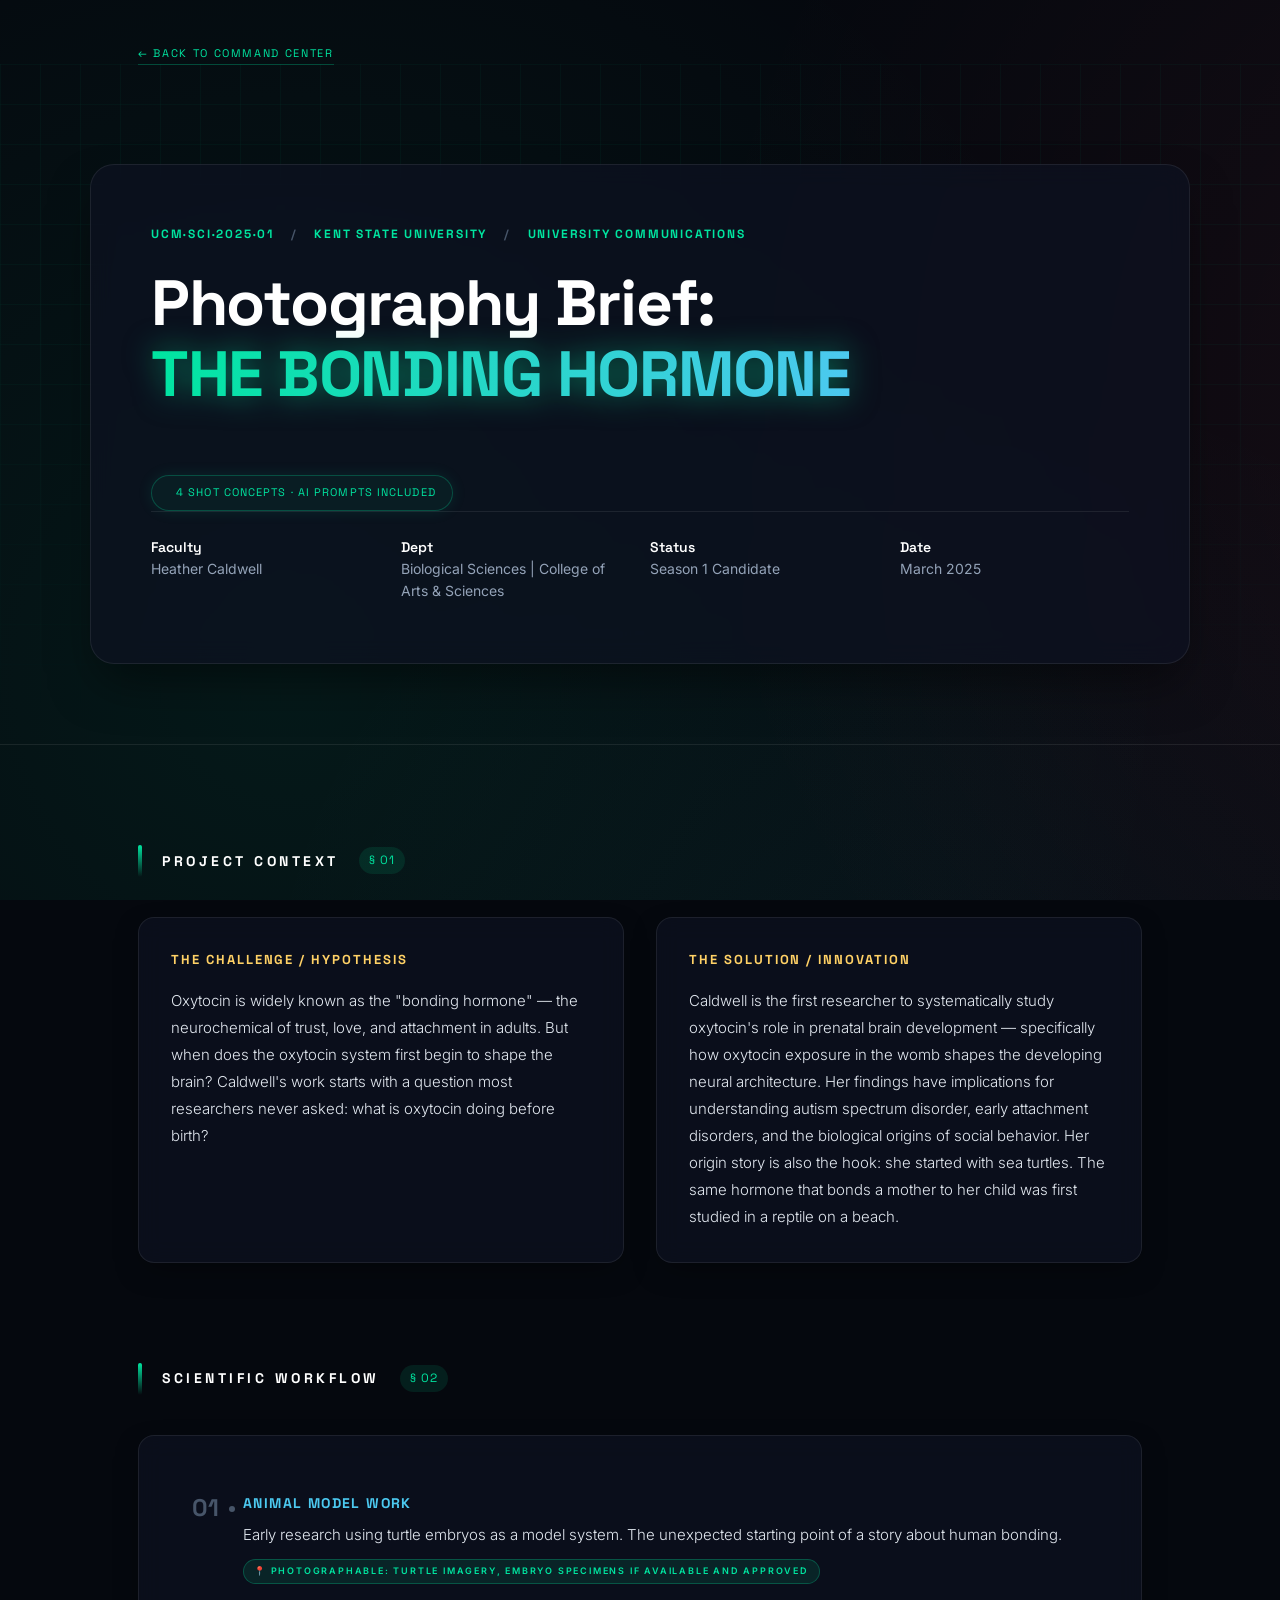
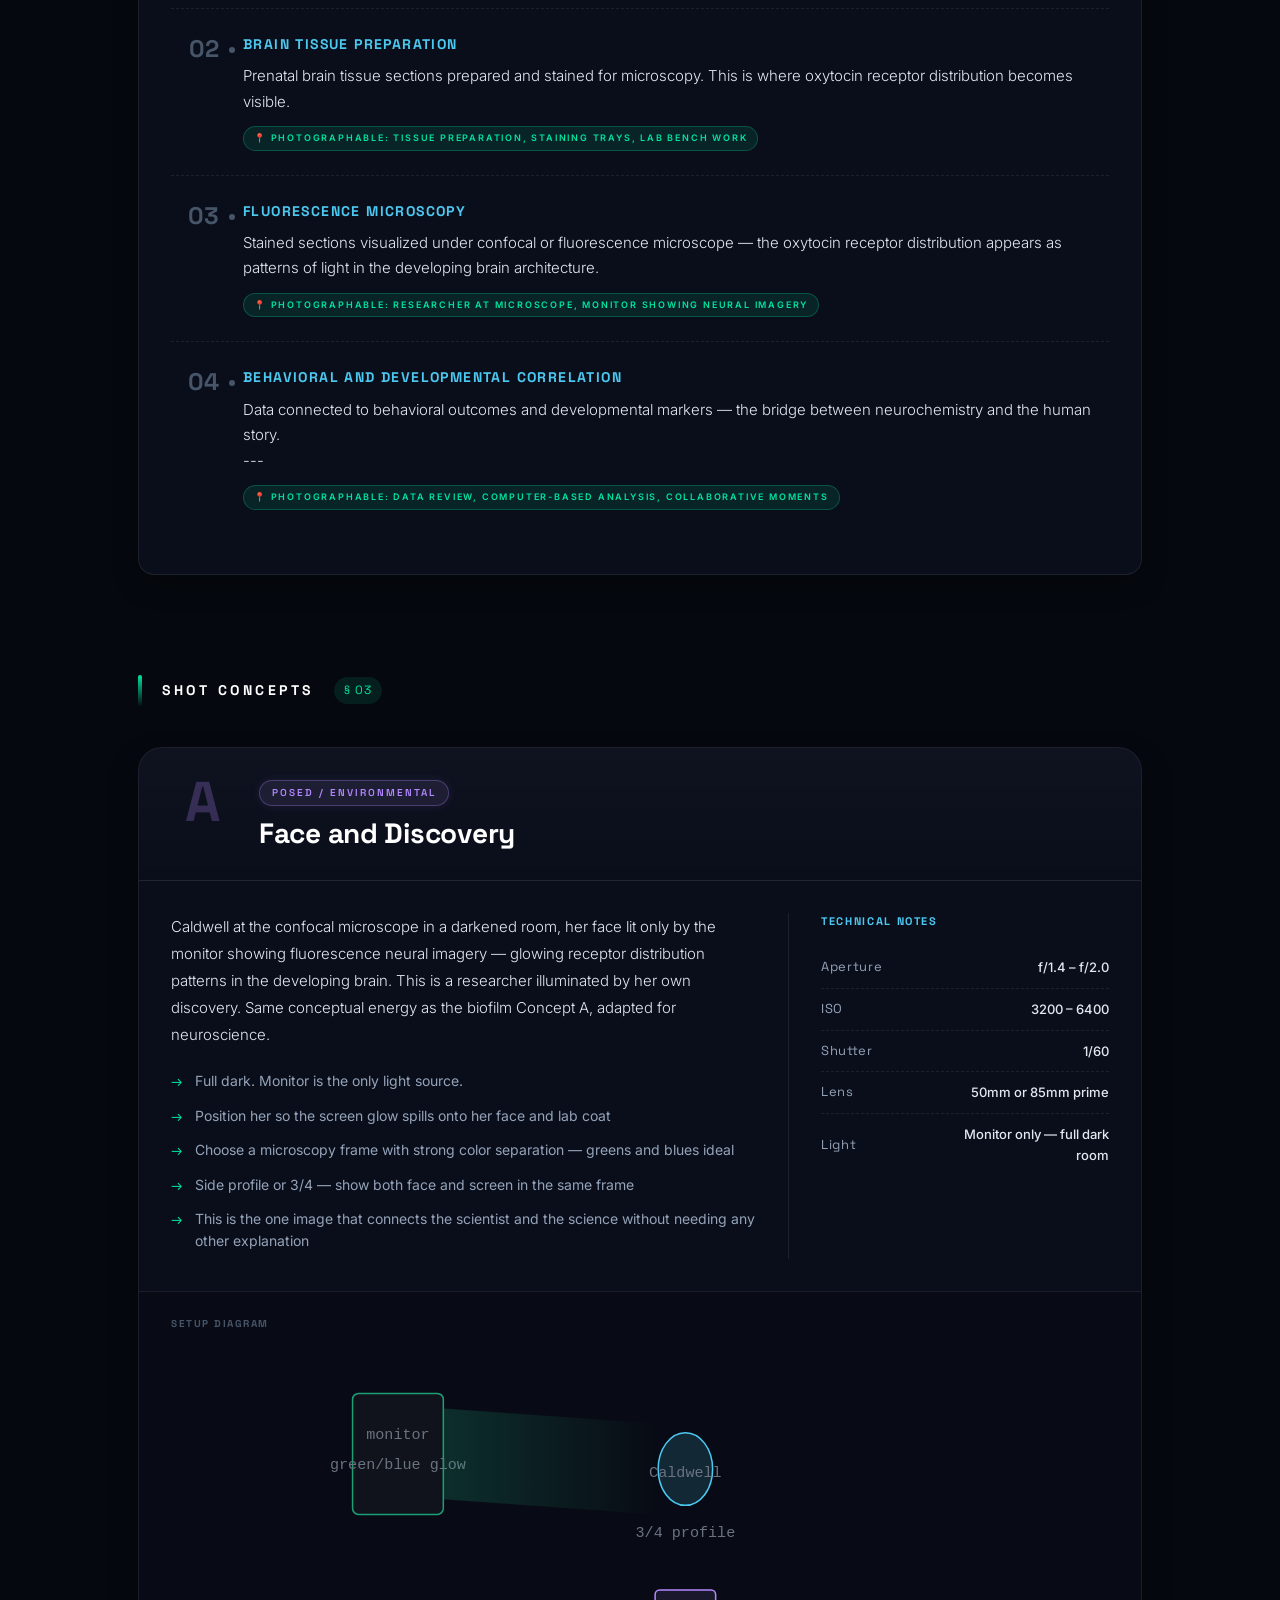
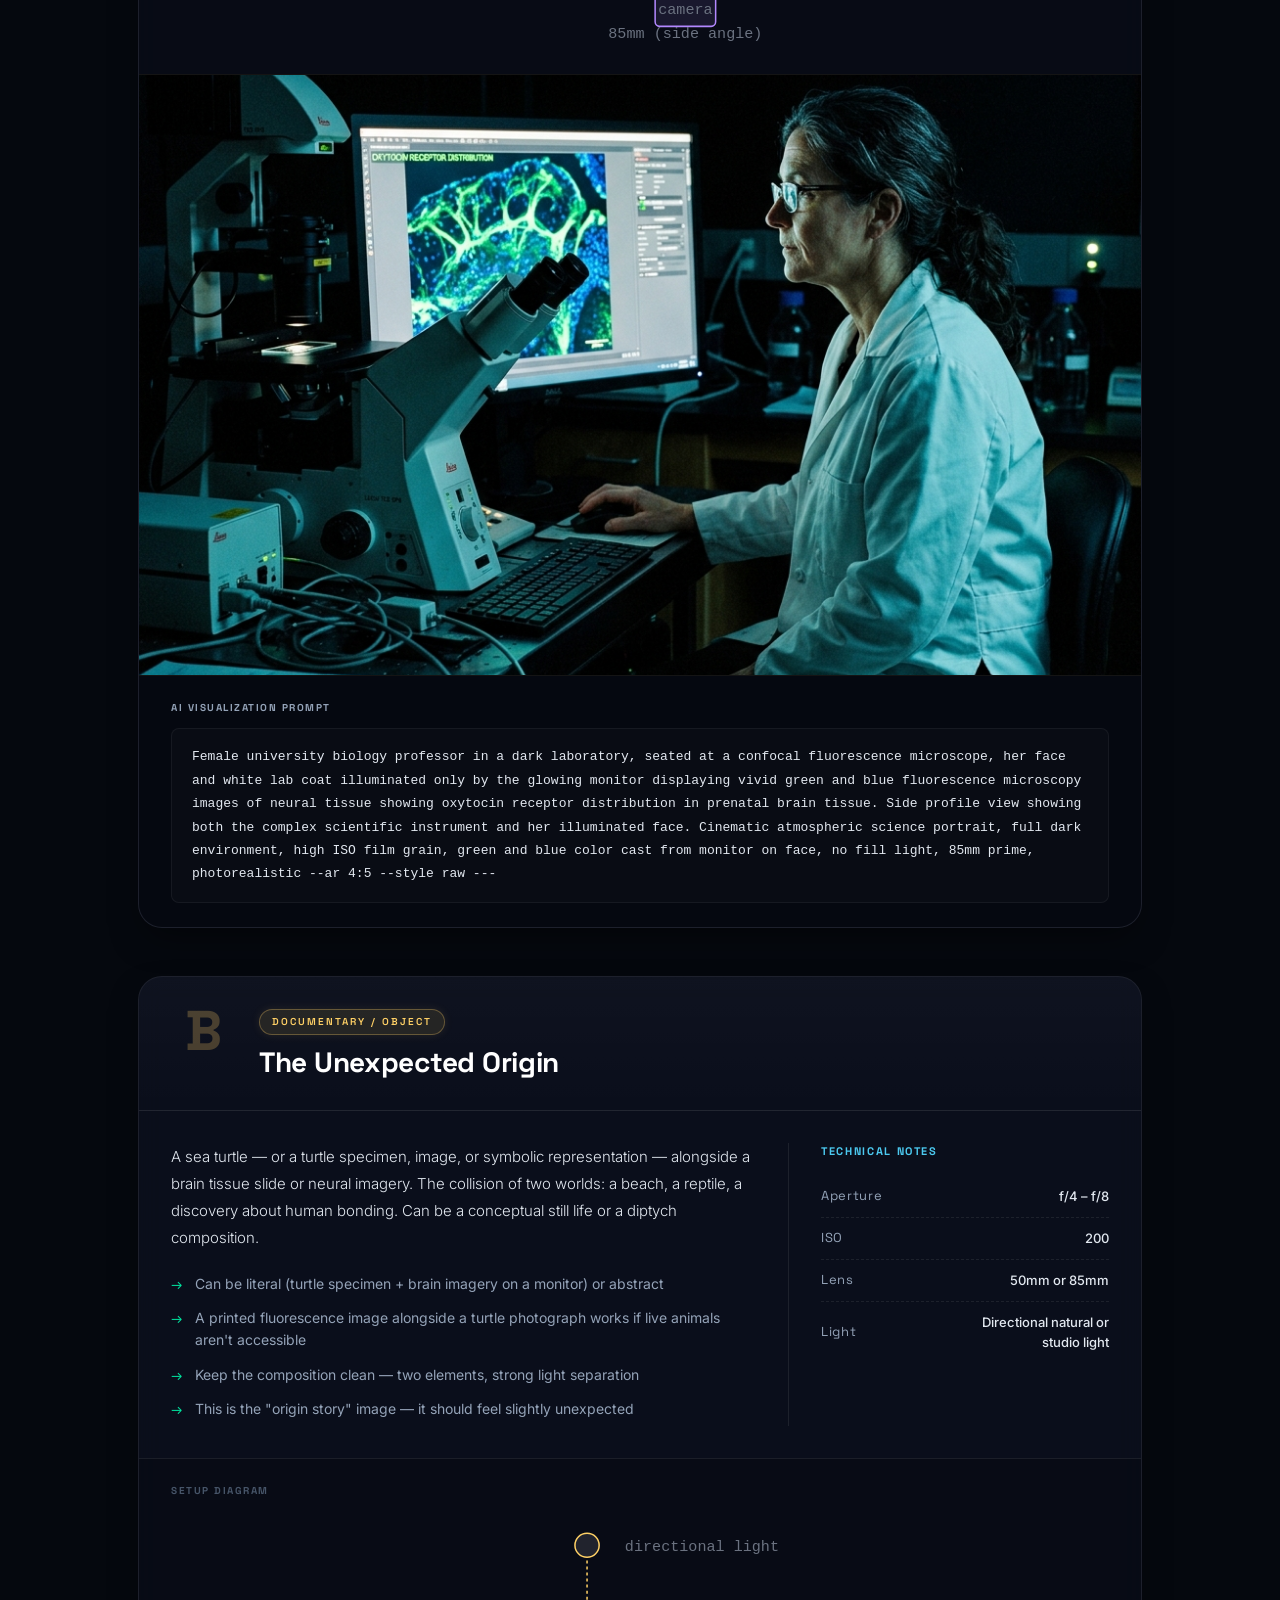
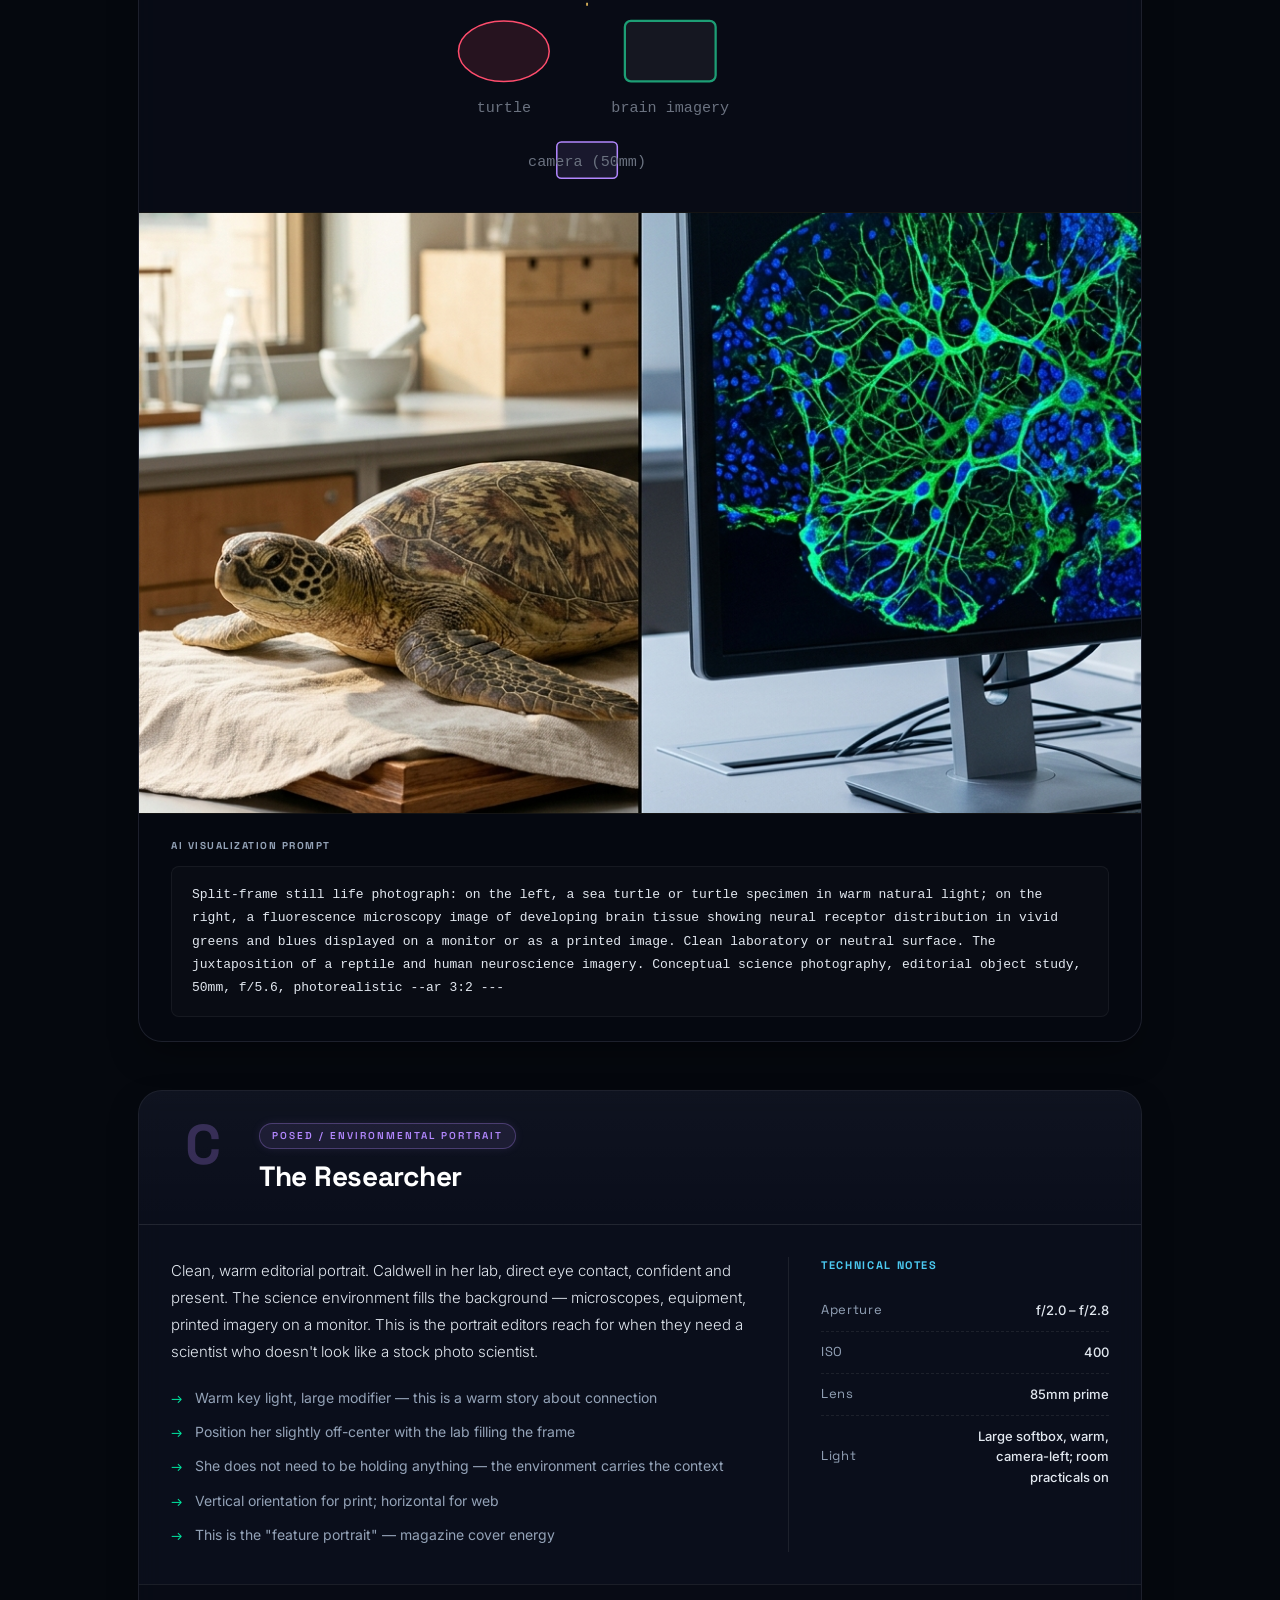
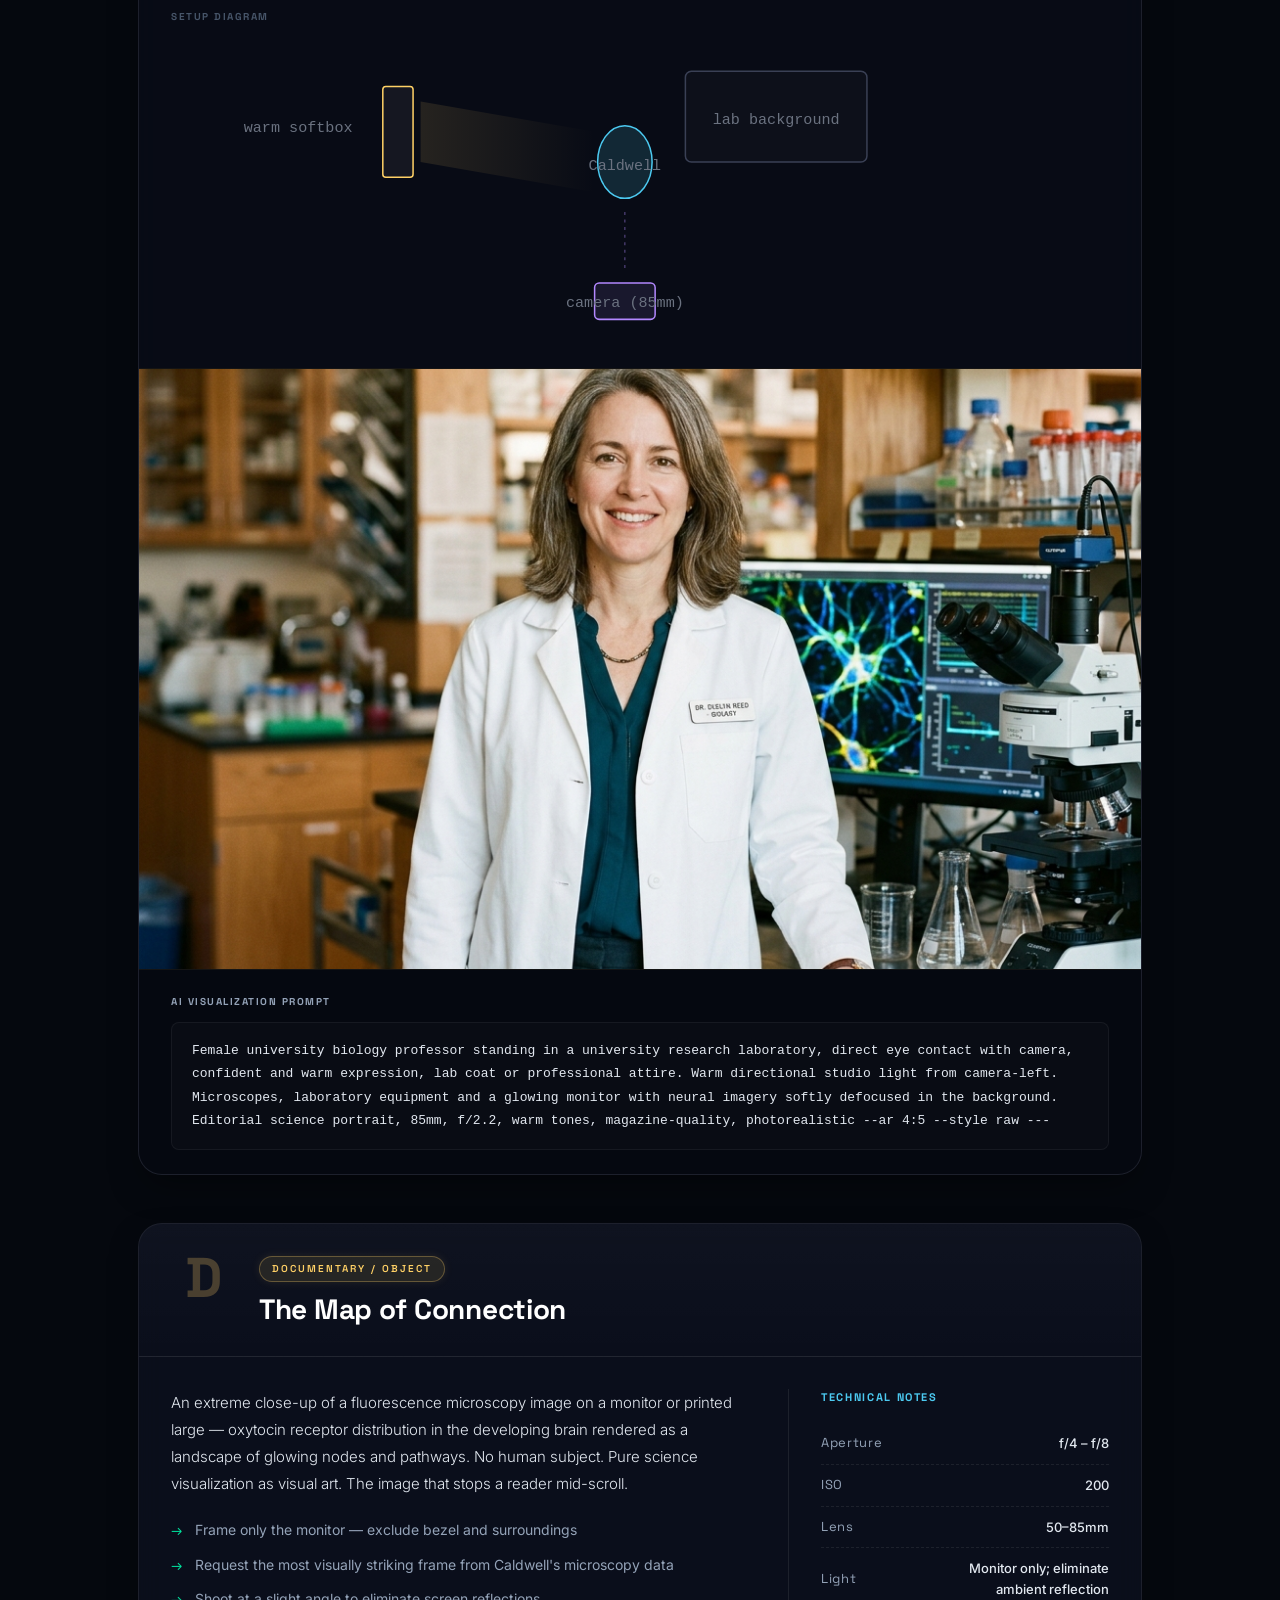
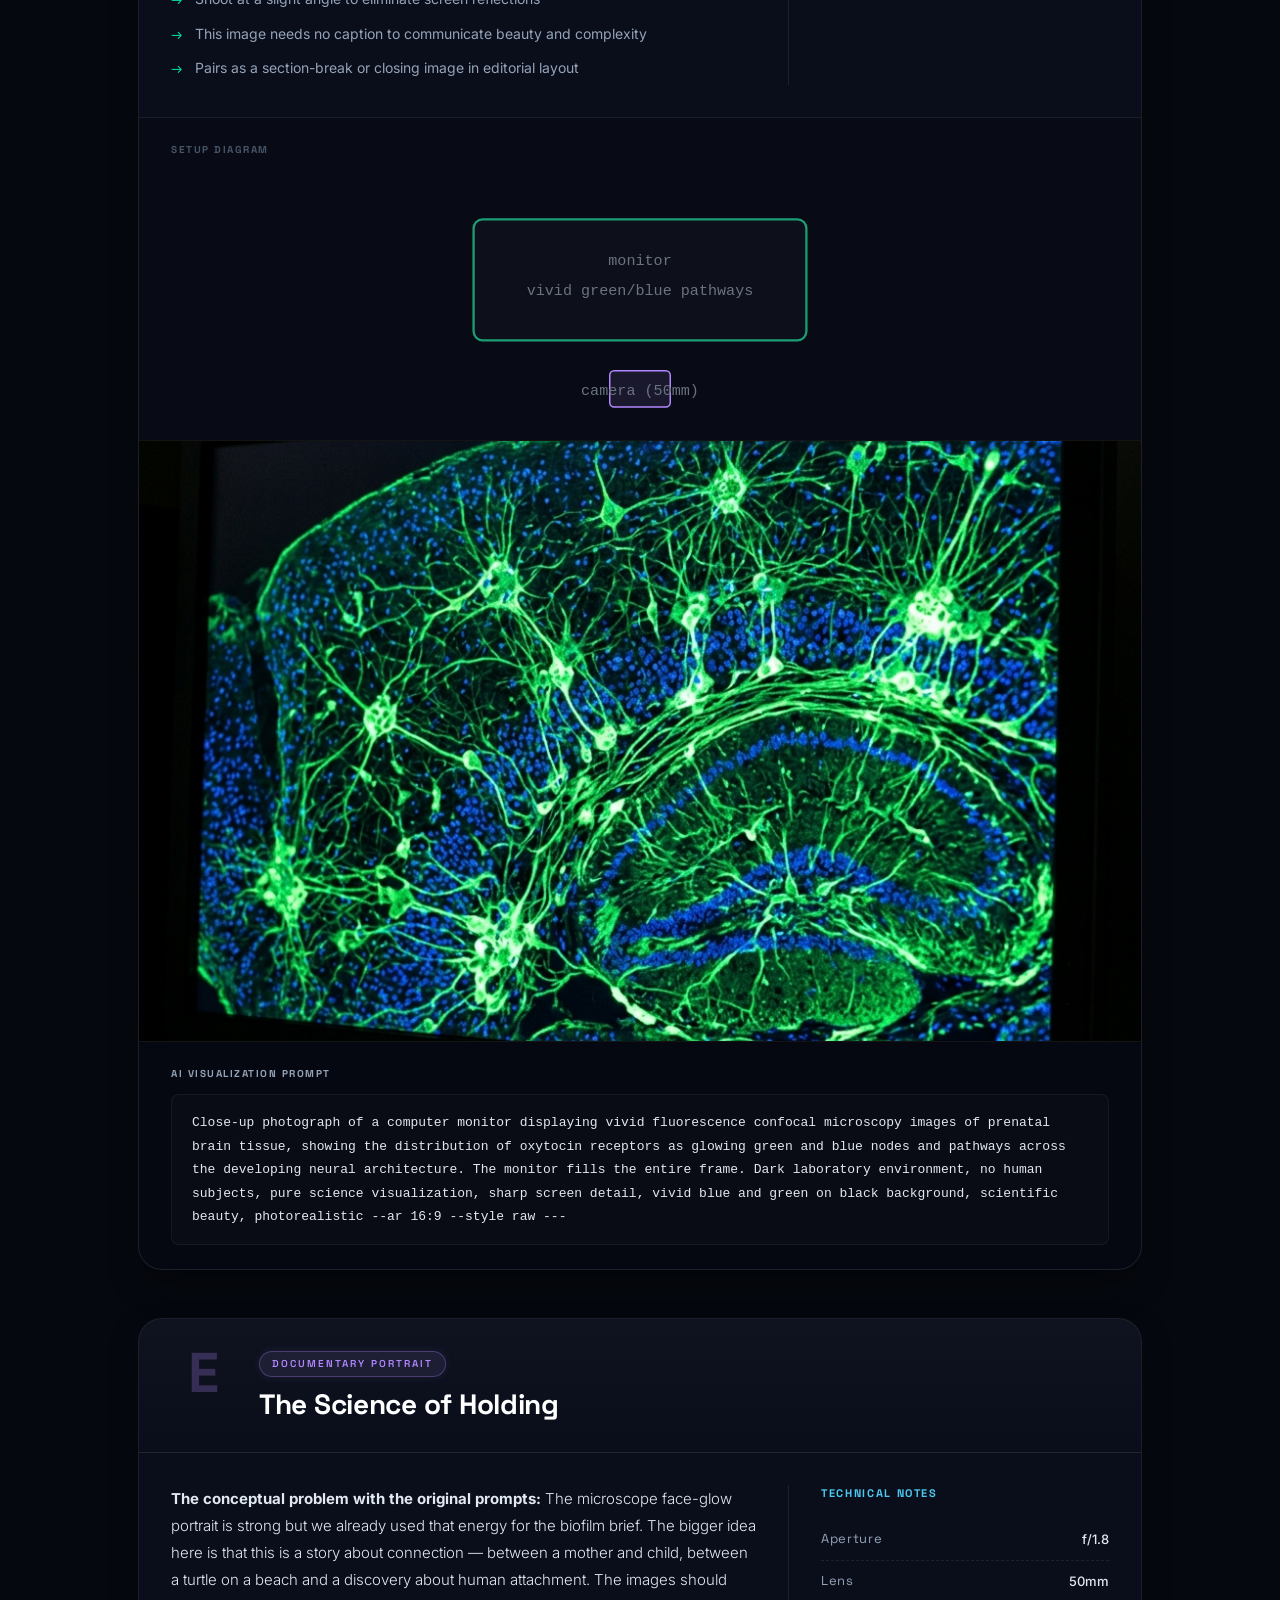
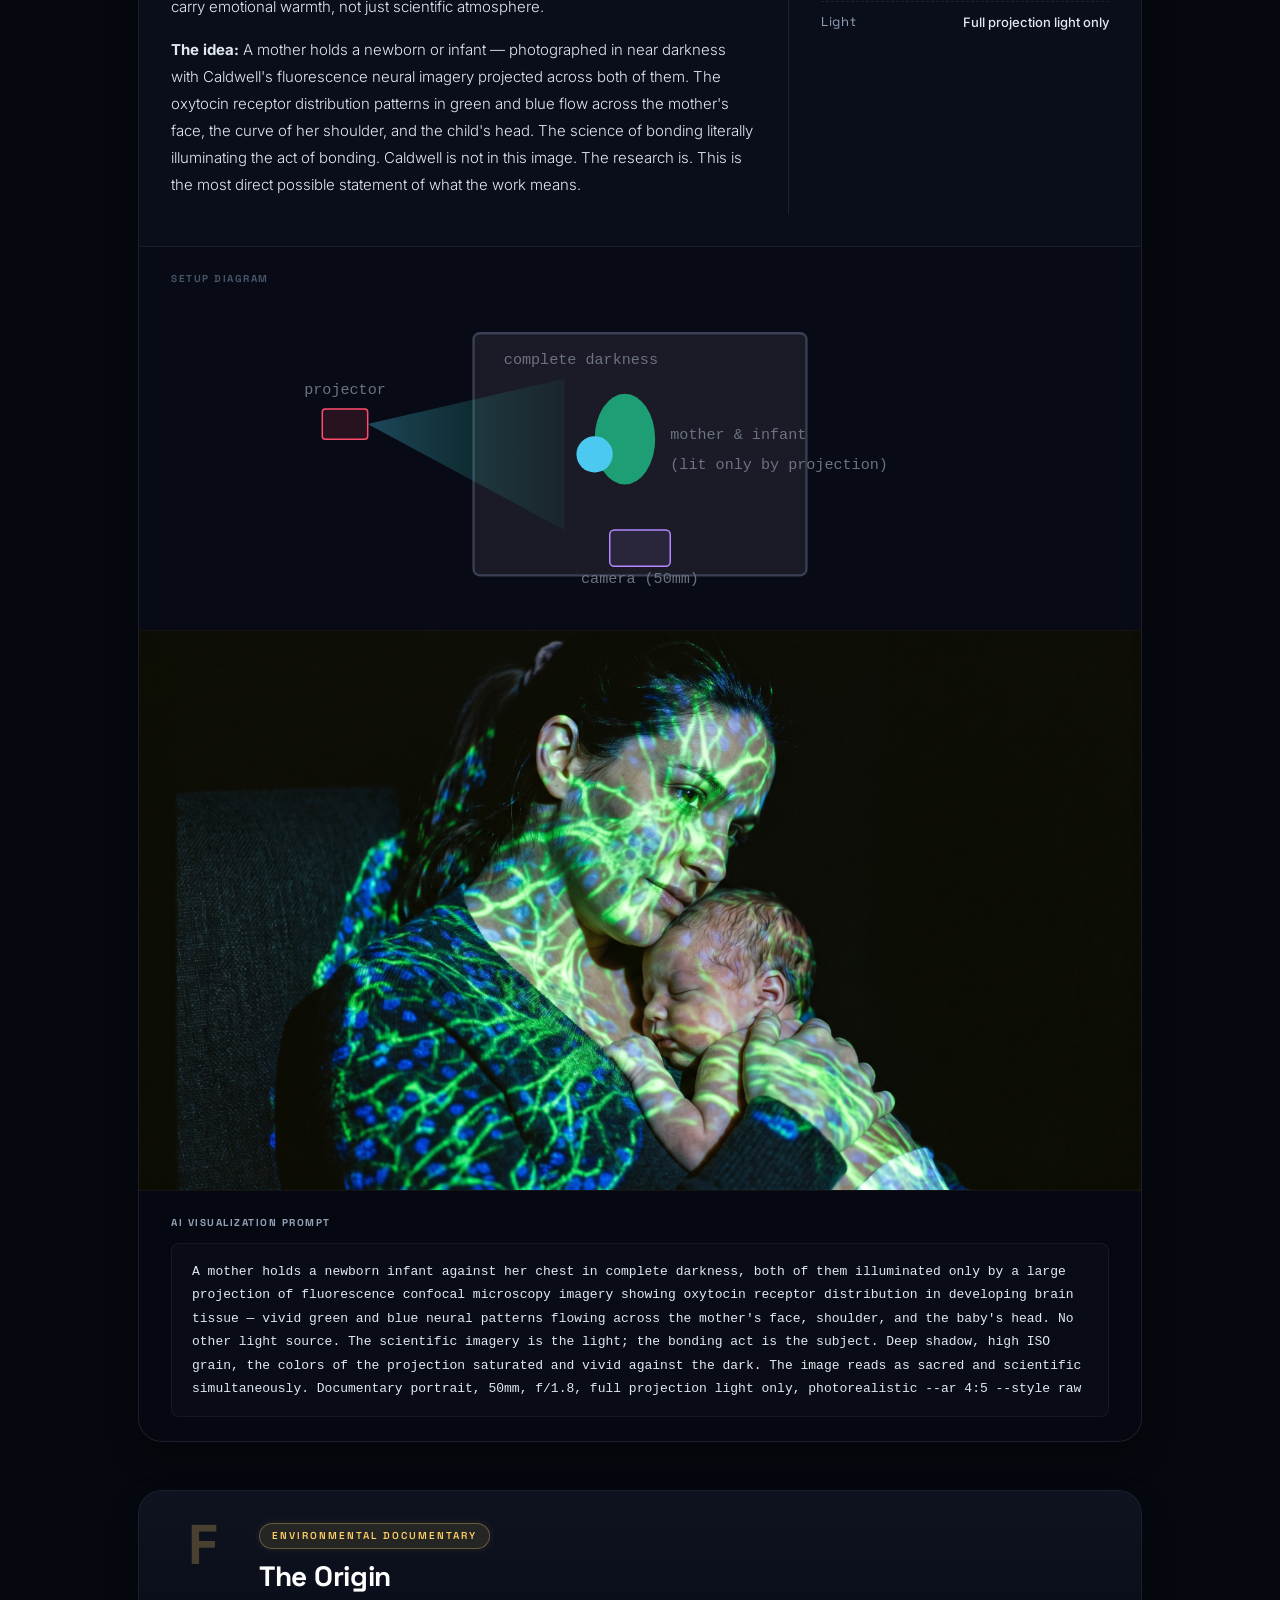
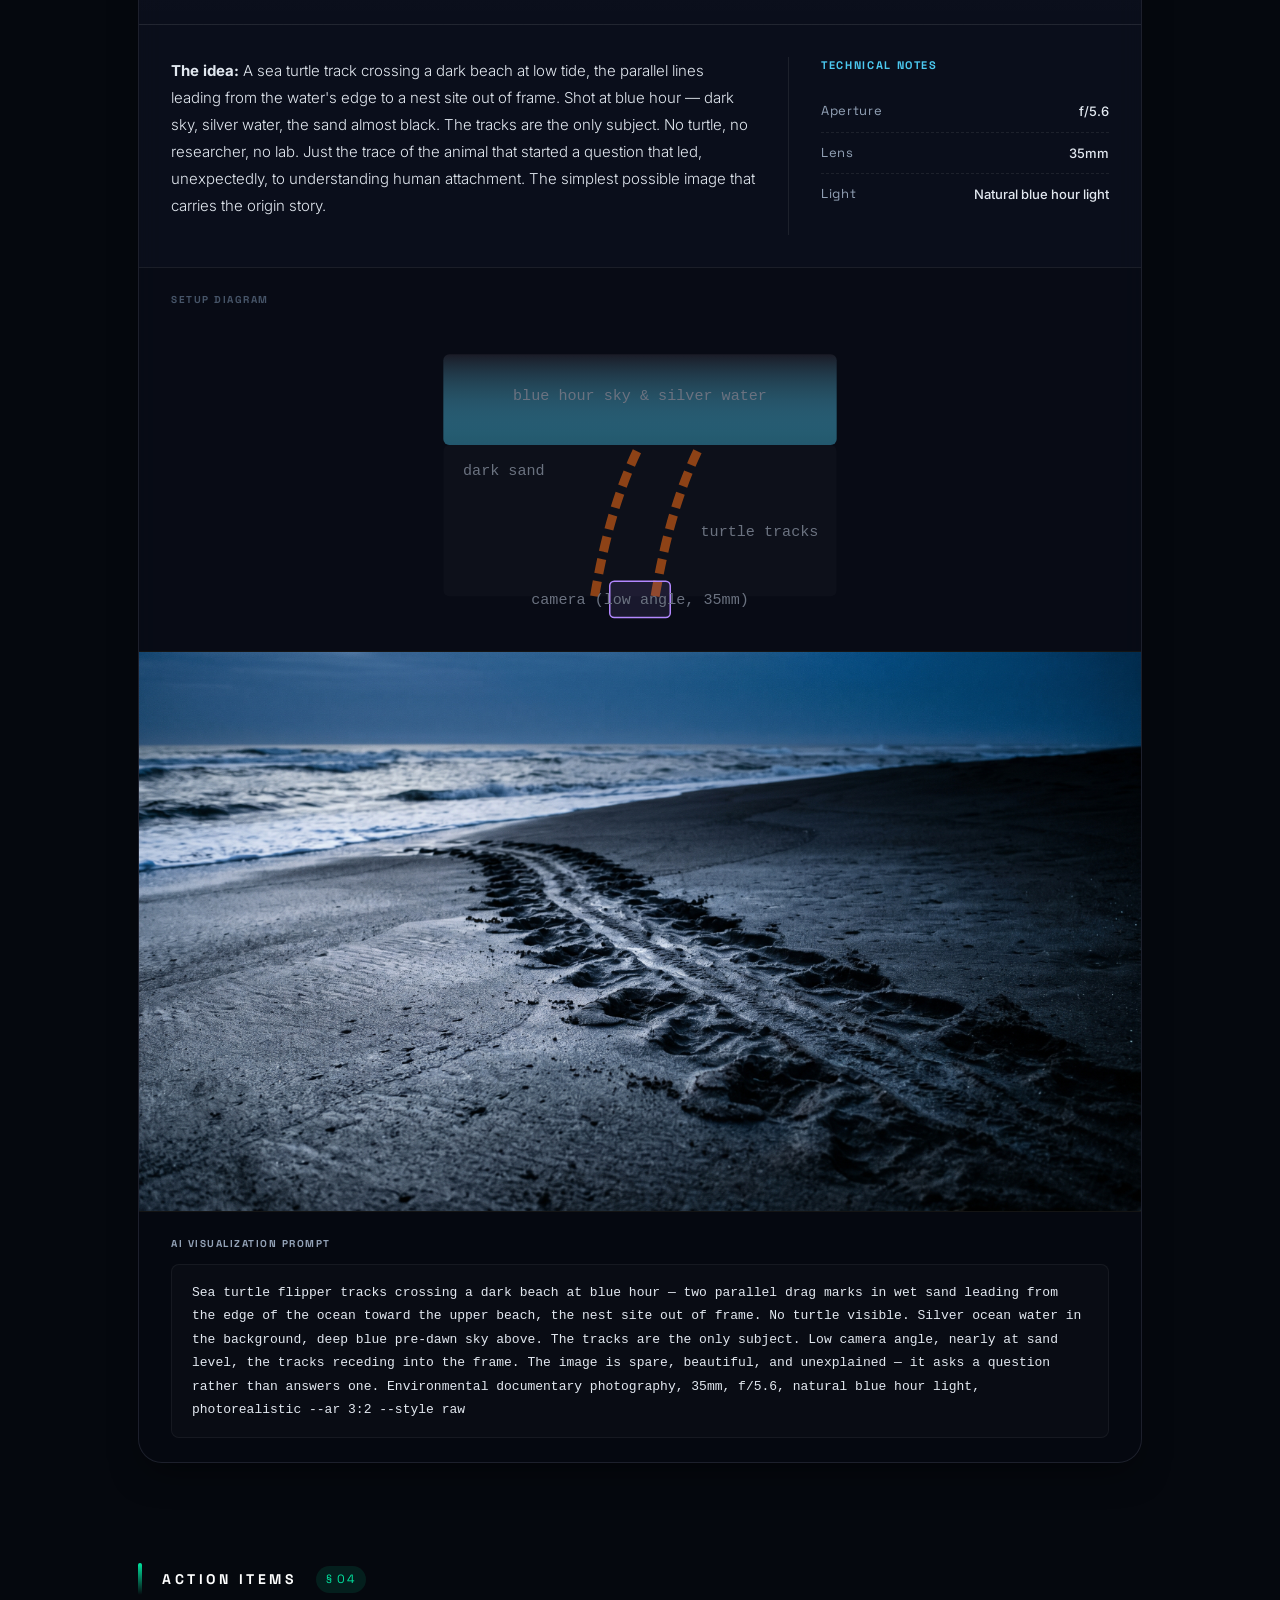
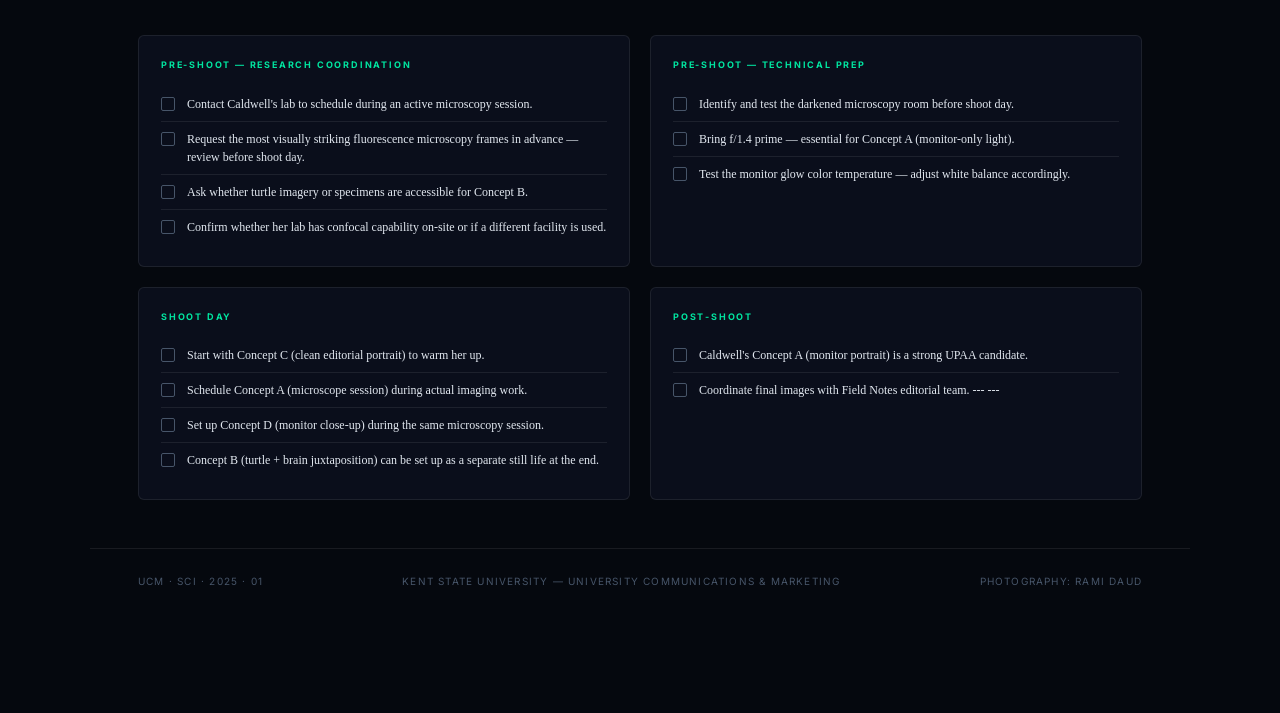
<file: Caldwell/caldwell-shoot-brief.html>
<!DOCTYPE html>
<html lang="en">
<head>
<meta charset="UTF-8">
<meta name="viewport" content="width=device-width, initial-scale=1.0">
<title>Shoot Brief — THE BONDING HORMONE</title>
<link rel="preconnect" href="https://fonts.googleapis.com">
<link rel="preconnect" href="https://fonts.gstatic.com" crossorigin>
<link href="https://fonts.googleapis.com/css2?family=Inter:wght@300;400;500;600&family=Space+Grotesk:wght@500;700&display=swap" rel="stylesheet">
<link rel="stylesheet" href="../css/theme.css">
<style>
.concept-diagram pre {
  white-space: pre;
  overflow-x: auto;
}
</style>
</head>
<body>
<div style="padding: 40px 48px 0; max-width: 1100px; margin: 0 auto;"><a href="../index.html" style="color: var(--green); text-decoration: none; font-family: var(--font-display); font-size: 11px; letter-spacing: 0.15em; text-transform: uppercase; border-bottom: 1px solid var(--border); padding-bottom: 4px; transition: color 0.2s ease;">← Back to Command Center</a></div>

<!-- ══ COVER ══════════════════════════════════════════════ -->
<div class="cover">
  <div class="cover-content">
    <div class="cover-meta">
      UCM·SCI·2025·01 <span>/</span> Kent State University <span>/</span> University Communications 
    </div>
    <h1>Photography Brief:<br><em>THE BONDING HORMONE</em></h1>
    <div class="cover-tag"><span class="pulse-dot"></span> 4 Shot Concepts · AI Prompts Included</div>
    <div class="cover-sub">
      <div><strong>Faculty</strong><br>Heather Caldwell</div>
      <div><strong>Dept</strong><br>Biological Sciences | College of Arts & Sciences</div>
      <div><strong>Status</strong><br>Season 1 Candidate</div>
      <div><strong>Date</strong><br>March 2025</div>
    </div>
  </div>
</div>

<div class="page">

<!-- ══ 01 RESEARCH ════════════════════════════════════════ -->
<div class="section-label">
  <h2>Project Context</h2>
  <span class="section-num">§ 01</span>
</div>

<div class="research-grid">
  <div class="info-card">
    <h3>The Challenge / Hypothesis</h3>
    <p>Oxytocin is widely known as the "bonding hormone" — the neurochemical of trust,
love, and attachment in adults. But when does the oxytocin system first begin to
shape the brain? Caldwell's work starts with a question most researchers never
asked: what is oxytocin doing before birth?</p>
  </div>
  <div class="info-card">
    <h3>The Solution / Innovation</h3>
    <p>Caldwell is the first researcher to systematically study oxytocin's role in
prenatal brain development — specifically how oxytocin exposure in the womb
shapes the developing neural architecture. Her findings have implications for
understanding autism spectrum disorder, early attachment disorders, and the
biological origins of social behavior. Her origin story is also the hook: she
started with sea turtles. The same hormone that bonds a mother to her child
was first studied in a reptile on a beach.</p>
  </div>
</div>

<!-- ══ 02 WORKFLOW ═════════════════════════════════════════ -->
<div class="section-label">
  <h2>Scientific Workflow</h2>
  <span class="section-num">§ 02</span>
</div>

<div class="info-card-full">
  <div class="workflow">

    <div class="workflow-step">
      <div class="workflow-num">01</div>
      <div class="workflow-content">
        <h4>Animal Model Work</h4>
        <p>Early research using turtle embryos as a model system. The unexpected starting
point of a story about human bonding.</p>
        <div class="workflow-badge">📍 Photographable: turtle imagery, embryo specimens if available and approved</div>
      </div>
    </div>
    <div class="workflow-step">
      <div class="workflow-num">02</div>
      <div class="workflow-content">
        <h4>Brain Tissue Preparation</h4>
        <p>Prenatal brain tissue sections prepared and stained for microscopy. This is
where oxytocin receptor distribution becomes visible.</p>
        <div class="workflow-badge">📍 Photographable: tissue preparation, staining trays, lab bench work</div>
      </div>
    </div>
    <div class="workflow-step">
      <div class="workflow-num">03</div>
      <div class="workflow-content">
        <h4>Fluorescence Microscopy</h4>
        <p>Stained sections visualized under confocal or fluorescence microscope — the
oxytocin receptor distribution appears as patterns of light in the developing
brain architecture.</p>
        <div class="workflow-badge">📍 Photographable: researcher at microscope, monitor showing neural imagery</div>
      </div>
    </div>
    <div class="workflow-step">
      <div class="workflow-num">04</div>
      <div class="workflow-content">
        <h4>Behavioral and Developmental Correlation</h4>
        <p>Data connected to behavioral outcomes and developmental markers — the bridge
between neurochemistry and the human story.</p>
    <p>---</p>
        <div class="workflow-badge">📍 Photographable: data review, computer-based analysis, collaborative moments</div>
      </div>
    </div>
  </div>
</div>

<!-- ══ 03 SHOT CONCEPTS ════════════════════════════════════ -->
<div class="section-label">
  <h2>Shot Concepts</h2>
  <span class="section-num">§ 03</span>
</div>


<div class="concept-card posed">
  <div class="concept-header">
    <div class="concept-num">A</div>
    <div class="concept-meta">
      <div class="concept-type-badge">Posed / Environmental</div>
      <div class="concept-title">Face and Discovery</div>
    </div>
  </div>

  <div class="concept-body">
    <div class="concept-desc">
      <p>Caldwell at the confocal microscope in a darkened room, her face lit only by
the monitor showing fluorescence neural imagery — glowing receptor distribution
patterns in the developing brain. This is a researcher illuminated by her own
discovery. Same conceptual energy as the biofilm Concept A, adapted for
neuroscience.</p>
      <ul>
        <li>Full dark. Monitor is the only light source.</li>
<li>Position her so the screen glow spills onto her face and lab coat</li>
<li>Choose a microscopy frame with strong color separation — greens and blues ideal</li>
<li>Side profile or 3/4 — show both face and screen in the same frame</li>
<li>This is the one image that connects the scientist and the science without needing any other explanation</li>

      </ul>
    </div>
    <div class="concept-tech">
      <h5>Technical Notes</h5>
      <div class="tech-line"><span class="tech-key">Aperture</span><span class="tech-val">f/1.4 – f/2.0</span></div>
<div class="tech-line"><span class="tech-key">ISO</span><span class="tech-val">3200 – 6400</span></div>
<div class="tech-line"><span class="tech-key">Shutter</span><span class="tech-val">1/60</span></div>
<div class="tech-line"><span class="tech-key">Lens</span><span class="tech-val">50mm or 85mm prime</span></div>
<div class="tech-line"><span class="tech-key">Light</span><span class="tech-val">Monitor only — full dark room</span></div>

    </div>
  </div>

  <div class="concept-diagram">
    <h5>Setup Diagram</h5>
    <svg width="100%" viewBox="0 0 620 200" style="display:block;">
      <!-- Microscope and Monitor -->
      <rect x="120" y="30" width="60" height="80" rx="4" fill="rgba(255,255,255,0.03)" stroke="#1D9E75" stroke-width="1"/>
      <text class="diag-label" x="150" y="60" text-anchor="middle" fill="#1D9E75">monitor</text>
      <text class="diag-label" x="150" y="80" text-anchor="middle" fill="#1D9E75">green/blue glow</text>
      <polygon points="180,40 320,50 320,110 180,100" fill="url(#grad_cal_a)" opacity="0.3"/>
      <!-- Caldwell -->
      <ellipse cx="340" cy="80" rx="18" ry="24" class="diag-subject"/>
      <text class="diag-label" x="340" y="85" text-anchor="middle">Caldwell</text>
      <text class="diag-label" x="340" y="125" text-anchor="middle">3/4 profile</text>
      <!-- Camera -->
      <rect x="320" y="160" width="40" height="24" rx="3" class="diag-camera"/>
      <text class="diag-label" x="340" y="176" text-anchor="middle">camera</text>
      <text class="diag-label" x="340" y="192" text-anchor="middle" fill="#b388ff">85mm (side angle)</text>
      <defs>
        <linearGradient id="grad_cal_a" x1="0%" y1="0%" x2="100%" y2="0%">
          <stop offset="0%" stop-color="#1D9E75" stop-opacity="0.8"/>
          <stop offset="100%" stop-color="#1D9E75" stop-opacity="0"/>
        </linearGradient>
      </defs>
    </svg>
  </div>

  <div class="concept-generated-img">
    <img src="./images/concept_a.png" alt="Concept A Generated Image" style="width: 100%; height: 100%; object-fit: cover;">
  </div>
  <div class="concept-prompt">
    <h5>AI Visualization Prompt</h5>
    <div class="prompt-text">Female university biology professor in a dark laboratory, seated at a confocal fluorescence microscope, her face and white lab coat illuminated only by the glowing monitor displaying vivid green and blue fluorescence microscopy images of neural tissue showing oxytocin receptor distribution in prenatal brain tissue. Side profile view showing both the complex scientific instrument and her illuminated face. Cinematic atmospheric science portrait, full dark environment, high ISO film grain, green and blue color cast from monitor on face, no fill light, 85mm prime, photorealistic --ar 4:5 --style raw  ---</div>
  </div>
</div>

<div class="concept-card doc">
  <div class="concept-header">
    <div class="concept-num">B</div>
    <div class="concept-meta">
      <div class="concept-type-badge">Documentary / Object</div>
      <div class="concept-title">The Unexpected Origin</div>
    </div>
  </div>

  <div class="concept-body">
    <div class="concept-desc">
      <p>A sea turtle — or a turtle specimen, image, or symbolic representation —
alongside a brain tissue slide or neural imagery. The collision of two
worlds: a beach, a reptile, a discovery about human bonding. Can be
a conceptual still life or a diptych composition.</p>
      <ul>
        <li>Can be literal (turtle specimen + brain imagery on a monitor) or abstract</li>
<li>A printed fluorescence image alongside a turtle photograph works if live animals aren't accessible</li>
<li>Keep the composition clean — two elements, strong light separation</li>
<li>This is the "origin story" image — it should feel slightly unexpected</li>

      </ul>
    </div>
    <div class="concept-tech">
      <h5>Technical Notes</h5>
      <div class="tech-line"><span class="tech-key">Aperture</span><span class="tech-val">f/4 – f/8</span></div>
<div class="tech-line"><span class="tech-key">ISO</span><span class="tech-val">200</span></div>
<div class="tech-line"><span class="tech-key">Lens</span><span class="tech-val">50mm or 85mm</span></div>
<div class="tech-line"><span class="tech-key">Light</span><span class="tech-val">Directional natural or studio light</span></div>

    </div>
  </div>

  <div class="concept-diagram">
    <h5>Setup Diagram</h5>
    <svg width="100%" viewBox="0 0 620 180" style="display:block;">
      <!-- Turtle -->
      <ellipse cx="220" cy="90" rx="30" ry="20" class="diag-object"/>
      <text class="diag-label" x="220" y="130" text-anchor="middle">turtle</text>
      <!-- Brain Imagery -->
      <rect x="300" y="70" width="60" height="40" rx="4" fill="rgba(255,255,255,0.05)" stroke="#1D9E75" stroke-width="1.5"/>
      <text class="diag-label" x="330" y="130" text-anchor="middle">brain imagery</text>
      <!-- Light -->
      <circle cx="275" cy="20" r="8" fill="rgba(255,255,255,0.1)" stroke="#ffd166" stroke-width="1"/>
      <text class="diag-label" x="300" y="24" fill="#ffd166">directional light</text>
      <line x1="275" y1="30" x2="275" y2="60" stroke="#ffd166" stroke-width="1" stroke-dasharray="2 2"/>
      <!-- Camera -->
      <rect x="255" y="150" width="40" height="24" rx="3" class="diag-camera"/>
      <text class="diag-label" x="275" y="166" text-anchor="middle">camera (50mm)</text>
    </svg>
  </div>

  <div class="concept-generated-img">
    <img src="./images/concept_b.png" alt="Concept B Generated Image" style="width: 100%; height: 100%; object-fit: cover;">
  </div>
  <div class="concept-prompt">
    <h5>AI Visualization Prompt</h5>
    <div class="prompt-text">Split-frame still life photograph: on the left, a sea turtle or turtle specimen in warm natural light; on the right, a fluorescence microscopy image of developing brain tissue showing neural receptor distribution in vivid greens and blues displayed on a monitor or as a printed image. Clean laboratory or neutral surface. The juxtaposition of a reptile and human neuroscience imagery. Conceptual science photography, editorial object study, 50mm, f/5.6, photorealistic --ar 3:2  ---</div>
  </div>
</div>

<div class="concept-card posed">
  <div class="concept-header">
    <div class="concept-num">C</div>
    <div class="concept-meta">
      <div class="concept-type-badge">Posed / Environmental Portrait</div>
      <div class="concept-title">The Researcher</div>
    </div>
  </div>

  <div class="concept-body">
    <div class="concept-desc">
      <p>Clean, warm editorial portrait. Caldwell in her lab, direct eye contact,
confident and present. The science environment fills the background — microscopes,
equipment, printed imagery on a monitor. This is the portrait editors reach
for when they need a scientist who doesn't look like a stock photo scientist.</p>
      <ul>
        <li>Warm key light, large modifier — this is a warm story about connection</li>
<li>Position her slightly off-center with the lab filling the frame</li>
<li>She does not need to be holding anything — the environment carries the context</li>
<li>Vertical orientation for print; horizontal for web</li>
<li>This is the "feature portrait" — magazine cover energy</li>

      </ul>
    </div>
    <div class="concept-tech">
      <h5>Technical Notes</h5>
      <div class="tech-line"><span class="tech-key">Aperture</span><span class="tech-val">f/2.0 – f/2.8</span></div>
<div class="tech-line"><span class="tech-key">ISO</span><span class="tech-val">400</span></div>
<div class="tech-line"><span class="tech-key">Lens</span><span class="tech-val">85mm prime</span></div>
<div class="tech-line"><span class="tech-key">Light</span><span class="tech-val">Large softbox, warm, camera-left; room practicals on</span></div>

    </div>
  </div>

  <div class="concept-diagram">
    <h5>Setup Diagram</h5>
    <svg width="100%" viewBox="0 0 620 200" style="display:block;">
      <!-- Softbox -->
      <rect x="140" y="30" width="20" height="60" rx="2" fill="rgba(255,255,255,0.05)" stroke="#ffd166" stroke-width="1"/>
      <text class="diag-label" x="120" y="60" text-anchor="end" fill="#ffd166">warm softbox</text>
      <polygon points="165,40 280,60 280,100 165,80" fill="url(#grad_cal_c)" opacity="0.2"/>
      <!-- Background -->
      <rect x="340" y="20" width="120" height="60" rx="4" fill="rgba(255,255,255,0.02)" stroke="#3a4055" stroke-width="1"/>
      <text class="diag-label" x="400" y="55" text-anchor="middle">lab background</text>
      <!-- Caldwell -->
      <ellipse cx="300" cy="80" rx="18" ry="24" class="diag-subject"/>
      <text class="diag-label" x="300" y="85" text-anchor="middle">Caldwell</text>
      <!-- Camera -->
      <rect x="280" y="160" width="40" height="24" rx="3" class="diag-camera"/>
      <text class="diag-label" x="300" y="176" text-anchor="middle">camera (85mm)</text>
      <line x1="300" y1="150" x2="300" y2="110" stroke="#b388ff" stroke-width="0.7" stroke-dasharray="2 3" opacity="0.5"/>
      <defs>
        <linearGradient id="grad_cal_c" x1="0%" y1="0%" x2="100%" y2="0%">
          <stop offset="0%" stop-color="#ffd166" stop-opacity="0.6"/>
          <stop offset="100%" stop-color="#ffd166" stop-opacity="0"/>
        </linearGradient>
      </defs>
    </svg>
  </div>

  <div class="concept-generated-img">
    <img src="./images/concept_c.png" alt="Concept C Generated Image" style="width: 100%; height: 100%; object-fit: cover;">
  </div>
  <div class="concept-prompt">
    <h5>AI Visualization Prompt</h5>
    <div class="prompt-text">Female university biology professor standing in a university research laboratory, direct eye contact with camera, confident and warm expression, lab coat or professional attire. Warm directional studio light from camera-left. Microscopes, laboratory equipment and a glowing monitor with neural imagery softly defocused in the background. Editorial science portrait, 85mm, f/2.2, warm tones, magazine-quality, photorealistic --ar 4:5 --style raw  ---</div>
  </div>
</div>

<div class="concept-card doc">
  <div class="concept-header">
    <div class="concept-num">D</div>
    <div class="concept-meta">
      <div class="concept-type-badge">Documentary / Object</div>
      <div class="concept-title">The Map of Connection</div>
    </div>
  </div>

  <div class="concept-body">
    <div class="concept-desc">
      <p>An extreme close-up of a fluorescence microscopy image on a monitor or printed
large — oxytocin receptor distribution in the developing brain rendered as a
landscape of glowing nodes and pathways. No human subject. Pure science
visualization as visual art. The image that stops a reader mid-scroll.</p>
      <ul>
        <li>Frame only the monitor — exclude bezel and surroundings</li>
<li>Request the most visually striking frame from Caldwell's microscopy data</li>
<li>Shoot at a slight angle to eliminate screen reflections</li>
<li>This image needs no caption to communicate beauty and complexity</li>
<li>Pairs as a section-break or closing image in editorial layout</li>

      </ul>
    </div>
    <div class="concept-tech">
      <h5>Technical Notes</h5>
      <div class="tech-line"><span class="tech-key">Aperture</span><span class="tech-val">f/4 – f/8</span></div>
<div class="tech-line"><span class="tech-key">ISO</span><span class="tech-val">200</span></div>
<div class="tech-line"><span class="tech-key">Lens</span><span class="tech-val">50–85mm</span></div>
<div class="tech-line"><span class="tech-key">Light</span><span class="tech-val">Monitor only; eliminate ambient reflection</span></div>

    </div>
  </div>

  <div class="concept-diagram">
    <h5>Setup Diagram</h5>
    <svg width="100%" viewBox="0 0 620 160" style="display:block;">
      <!-- Monitor -->
      <rect x="200" y="30" width="220" height="80" rx="6" fill="rgba(255,255,255,0.02)" stroke="#1D9E75" stroke-width="1.5"/>
      <text class="diag-label" x="310" y="60" text-anchor="middle" fill="#1D9E75">monitor</text>
      <text class="diag-label" x="310" y="80" text-anchor="middle" fill="#1D9E75">vivid green/blue pathways</text>
      <!-- Camera -->
      <rect x="290" y="130" width="40" height="24" rx="3" class="diag-camera"/>
      <text class="diag-label" x="310" y="146" text-anchor="middle">camera (50mm)</text>
    </svg>
  </div>

  <div class="concept-generated-img">
    <img src="./images/concept_d.png" alt="Concept D Generated Image" style="width: 100%; height: 100%; object-fit: cover;">
  </div>
  <div class="concept-prompt">
    <h5>AI Visualization Prompt</h5>
    <div class="prompt-text">Close-up photograph of a computer monitor displaying vivid fluorescence confocal microscopy images of prenatal brain tissue, showing the distribution of oxytocin receptors as glowing green and blue nodes and pathways across the developing neural architecture. The monitor fills the entire frame. Dark laboratory environment, no human subjects, pure science visualization, sharp screen detail, vivid blue and green on black background, scientific beauty, photorealistic --ar 16:9 --style raw  ---</div>
  </div>
</div>

<div class="concept-card posed">
  <div class="concept-header">
    <div class="concept-num">E</div>
    <div class="concept-meta">
      <div class="concept-type-badge">Documentary Portrait</div>
      <div class="concept-title">The Science of Holding</div>
    </div>
  </div>

  <div class="concept-body">
    <div class="concept-desc">
      <p><strong>The conceptual problem with the original prompts:</strong> The microscope face-glow portrait is strong but we already used that energy for the biofilm brief. The bigger idea here is that this is a story about connection — between a mother and child, between a turtle on a beach and a discovery about human attachment. The images should carry emotional warmth, not just scientific atmosphere.</p>
      <p><strong>The idea:</strong> A mother holds a newborn or infant — photographed in near darkness with Caldwell's fluorescence neural imagery projected across both of them. The oxytocin receptor distribution patterns in green and blue flow across the mother's face, the curve of her shoulder, and the child's head. The science of bonding literally illuminating the act of bonding. Caldwell is not in this image. The research is. This is the most direct possible statement of what the work means.</p>
    </div>
    <div class="concept-tech">
      <h5>Technical Notes</h5>
      <div class="tech-line"><span class="tech-key">Aperture</span><span class="tech-val">f/1.8</span></div>
      <div class="tech-line"><span class="tech-key">Lens</span><span class="tech-val">50mm</span></div>
      <div class="tech-line"><span class="tech-key">Light</span><span class="tech-val">Full projection light only</span></div>
    </div>
  </div>

  <div class="concept-diagram">
    <h5>Setup Diagram</h5>
    <svg width="100%" viewBox="0 0 620 200" style="display:block;">
      <!-- Dark Studio Background -->
      <rect x="200" y="20" width="220" height="160" rx="4" fill="#1a1b26" stroke="#3a4055" stroke-width="1.5"/>
      <text class="diag-label" x="220" y="40" text-anchor="start" fill="#3a4055">complete darkness</text>

      <!-- Projector -->
      <rect x="100" y="70" width="30" height="20" rx="2" class="diag-object"/>
      <text class="diag-label" x="115" y="60" text-anchor="middle">projector</text>
      <path d="M 130 80 L 260 50 L 260 150 Z" fill="url(#grad_proj)" opacity="0.4"/>

      <!-- Mother & Child -->
      <ellipse cx="300" cy="90" rx="20" ry="30" fill="#1D9E75"/> <!-- Mother lit by projection -->
      <ellipse cx="280" cy="100" rx="12" ry="12" fill="#4cc9f0"/> <!-- Infant lit by projection -->
      <text class="diag-label" x="330" y="90" text-anchor="start" fill="#1D9E75">mother & infant</text>
      <text class="diag-label" x="330" y="110" text-anchor="start" fill="#4cc9f0">(lit only by projection)</text>

      <!-- Camera -->
      <rect x="290" y="150" width="40" height="24" rx="3" class="diag-camera"/>
      <text class="diag-label" x="310" y="185" text-anchor="middle">camera (50mm)</text>

      <defs>
        <linearGradient id="grad_proj" x1="0%" y1="0%" x2="100%" y2="0%">
          <stop offset="0%" stop-color="#4cc9f0" stop-opacity="0.8"/>
          <stop offset="100%" stop-color="#1D9E75" stop-opacity="0.2"/>
        </linearGradient>
      </defs>
    </svg>
  </div>

  <div class="concept-generated-img">
    <img src="./images/concept_e.png" alt="Concept E Generated Image" style="width: 100%; height: 100%; object-fit: cover;">
  </div>
  <div class="concept-prompt">
    <h5>AI Visualization Prompt</h5>
    <div class="prompt-text">A mother holds a newborn infant against her chest in complete darkness, both of them illuminated only by a large projection of fluorescence confocal microscopy imagery showing oxytocin receptor distribution in developing brain tissue — vivid green and blue neural patterns flowing across the mother's face, shoulder, and the baby's head. No other light source. The scientific imagery is the light; the bonding act is the subject. Deep shadow, high ISO grain, the colors of the projection saturated and vivid against the dark. The image reads as sacred and scientific simultaneously. Documentary portrait, 50mm, f/1.8, full projection light only, photorealistic --ar 4:5 --style raw</div>
  </div>
</div>

<div class="concept-card doc">
  <div class="concept-header">
    <div class="concept-num">F</div>
    <div class="concept-meta">
      <div class="concept-type-badge">Environmental Documentary</div>
      <div class="concept-title">The Origin</div>
    </div>
  </div>

  <div class="concept-body">
    <div class="concept-desc">
      <p><strong>The idea:</strong> A sea turtle track crossing a dark beach at low tide, the parallel lines leading from the water's edge to a nest site out of frame. Shot at blue hour — dark sky, silver water, the sand almost black. The tracks are the only subject. No turtle, no researcher, no lab. Just the trace of the animal that started a question that led, unexpectedly, to understanding human attachment. The simplest possible image that carries the origin story.</p>
    </div>
    <div class="concept-tech">
      <h5>Technical Notes</h5>
      <div class="tech-line"><span class="tech-key">Aperture</span><span class="tech-val">f/5.6</span></div>
      <div class="tech-line"><span class="tech-key">Lens</span><span class="tech-val">35mm</span></div>
      <div class="tech-line"><span class="tech-key">Light</span><span class="tech-val">Natural blue hour light</span></div>
    </div>
  </div>

  <div class="concept-diagram">
    <h5>Setup Diagram</h5>
    <svg width="100%" viewBox="0 0 620 200" style="display:block;">
      <!-- Sky / Water -->
      <rect x="180" y="20" width="260" height="60" rx="4" fill="url(#grad_bluehour)"/>
      <text class="diag-label" x="310" y="50" text-anchor="middle" fill="#4cc9f0">blue hour sky & silver water</text>

      <!-- Beach / Tracks -->
      <rect x="180" y="80" width="260" height="100" rx="4" fill="rgba(255,255,255,0.02)"/>
      <text class="diag-label" x="220" y="100" text-anchor="middle">dark sand</text>
      
      <path d="M 280 180 Q 290 120 310 80" fill="none" stroke="#e36414" stroke-width="6" stroke-dasharray="10 5" opacity="0.6"/>
      <path d="M 320 180 Q 330 120 350 80" fill="none" stroke="#e36414" stroke-width="6" stroke-dasharray="10 5" opacity="0.6"/>
      <text class="diag-label" x="350" y="140" text-anchor="start" fill="#e36414">turtle tracks</text>

      <!-- Camera -->
      <rect x="290" y="170" width="40" height="24" rx="3" class="diag-camera"/>
      <text class="diag-label" x="310" y="185" text-anchor="middle">camera (low angle, 35mm)</text>

      <defs>
        <linearGradient id="grad_bluehour" x1="0%" y1="0%" x2="0%" y2="100%">
          <stop offset="0%" stop-color="#1a1b26" stop-opacity="1"/>
          <stop offset="100%" stop-color="#4cc9f0" stop-opacity="0.4"/>
        </linearGradient>
      </defs>
    </svg>
  </div>

  <div class="concept-generated-img">
    <img src="./images/concept_f.png" alt="Concept F Generated Image" style="width: 100%; height: 100%; object-fit: cover;">
  </div>
  <div class="concept-prompt">
    <h5>AI Visualization Prompt</h5>
    <div class="prompt-text">Sea turtle flipper tracks crossing a dark beach at blue hour — two parallel drag marks in wet sand leading from the edge of the ocean toward the upper beach, the nest site out of frame. No turtle visible. Silver ocean water in the background, deep blue pre-dawn sky above. The tracks are the only subject. Low camera angle, nearly at sand level, the tracks receding into the frame. The image is spare, beautiful, and unexplained — it asks a question rather than answers one. Environmental documentary photography, 35mm, f/5.6, natural blue hour light, photorealistic --ar 3:2 --style raw</div>
  </div>
</div>
<!-- ══ 04 ACTION ITEMS ═════════════════════════════════════ -->
<div class="section-label">
  <h2>Action Items</h2>
  <span class="section-num">§ 04</span>
</div>

<div class="actions-grid">

  <div class="action-group">
    <h4>Pre-Shoot — Research Coordination</h4>
    <div class="action-item"><div class="action-box"></div>Contact Caldwell's lab to schedule during an active microscopy session.</div>
<div class="action-item"><div class="action-box"></div>Request the most visually striking fluorescence microscopy frames in advance — review before shoot day.</div>
<div class="action-item"><div class="action-box"></div>Ask whether turtle imagery or specimens are accessible for Concept B.</div>
<div class="action-item"><div class="action-box"></div>Confirm whether her lab has confocal capability on-site or if a different facility is used.</div>

  </div>

  <div class="action-group">
    <h4>Pre-Shoot — Technical Prep</h4>
    <div class="action-item"><div class="action-box"></div>Identify and test the darkened microscopy room before shoot day.</div>
<div class="action-item"><div class="action-box"></div>Bring f/1.4 prime — essential for Concept A (monitor-only light).</div>
<div class="action-item"><div class="action-box"></div>Test the monitor glow color temperature — adjust white balance accordingly.</div>

  </div>

  <div class="action-group">
    <h4>Shoot Day</h4>
    <div class="action-item"><div class="action-box"></div>Start with Concept C (clean editorial portrait) to warm her up.</div>
<div class="action-item"><div class="action-box"></div>Schedule Concept A (microscope session) during actual imaging work.</div>
<div class="action-item"><div class="action-box"></div>Set up Concept D (monitor close-up) during the same microscopy session.</div>
<div class="action-item"><div class="action-box"></div>Concept B (turtle + brain juxtaposition) can be set up as a separate still life at the end.</div>

  </div>

  <div class="action-group">
    <h4>Post-Shoot</h4>
    <div class="action-item"><div class="action-box"></div>Caldwell's Concept A (monitor portrait) is a strong UPAA candidate.</div>
<div class="action-item"><div class="action-box"></div>Coordinate final images with Field Notes editorial team. --- ---</div>

  </div>

</div>

</div><!-- end .page -->

<div class="footer">
  <span>UCM · SCI · 2025 · 01</span>
  <span>Kent State University — University Communications &amp; Marketing</span>
  <span>Photography: Rami Daud</span>
</div>

</body>
</html>
</file>
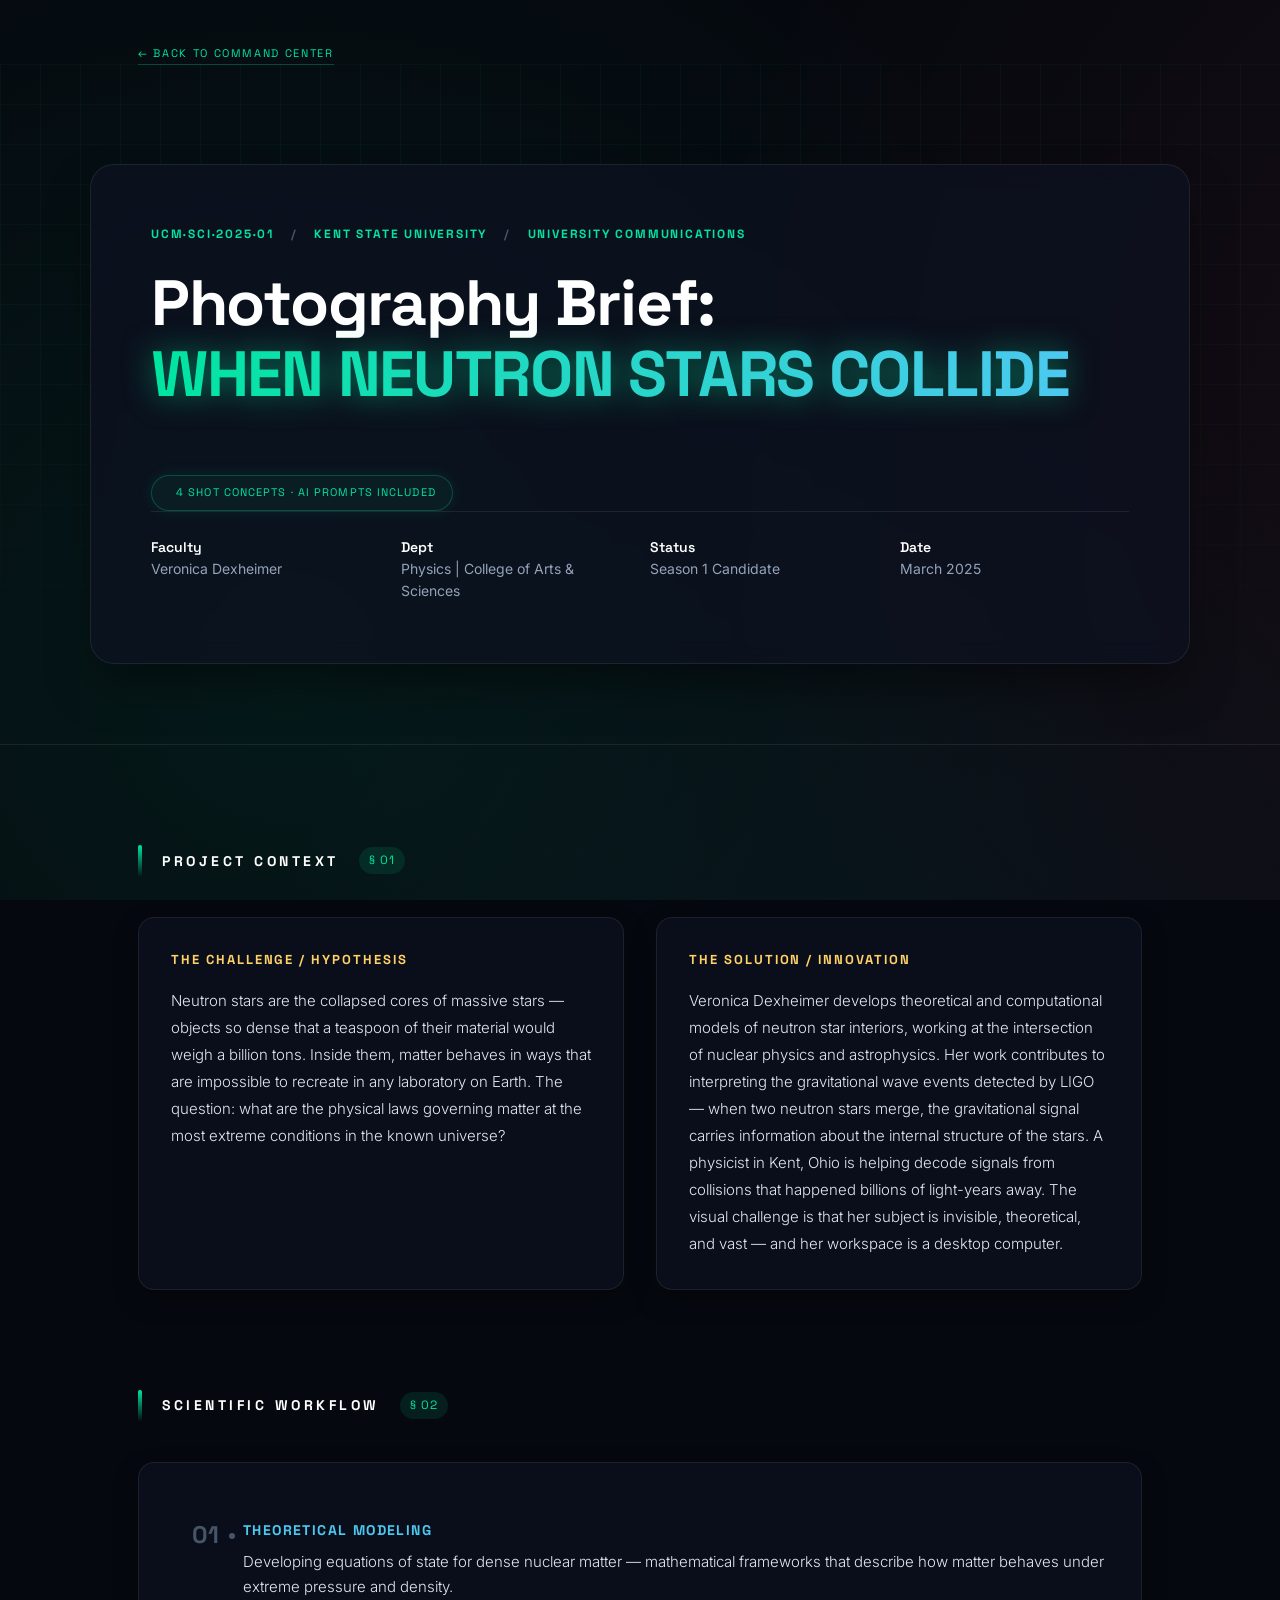
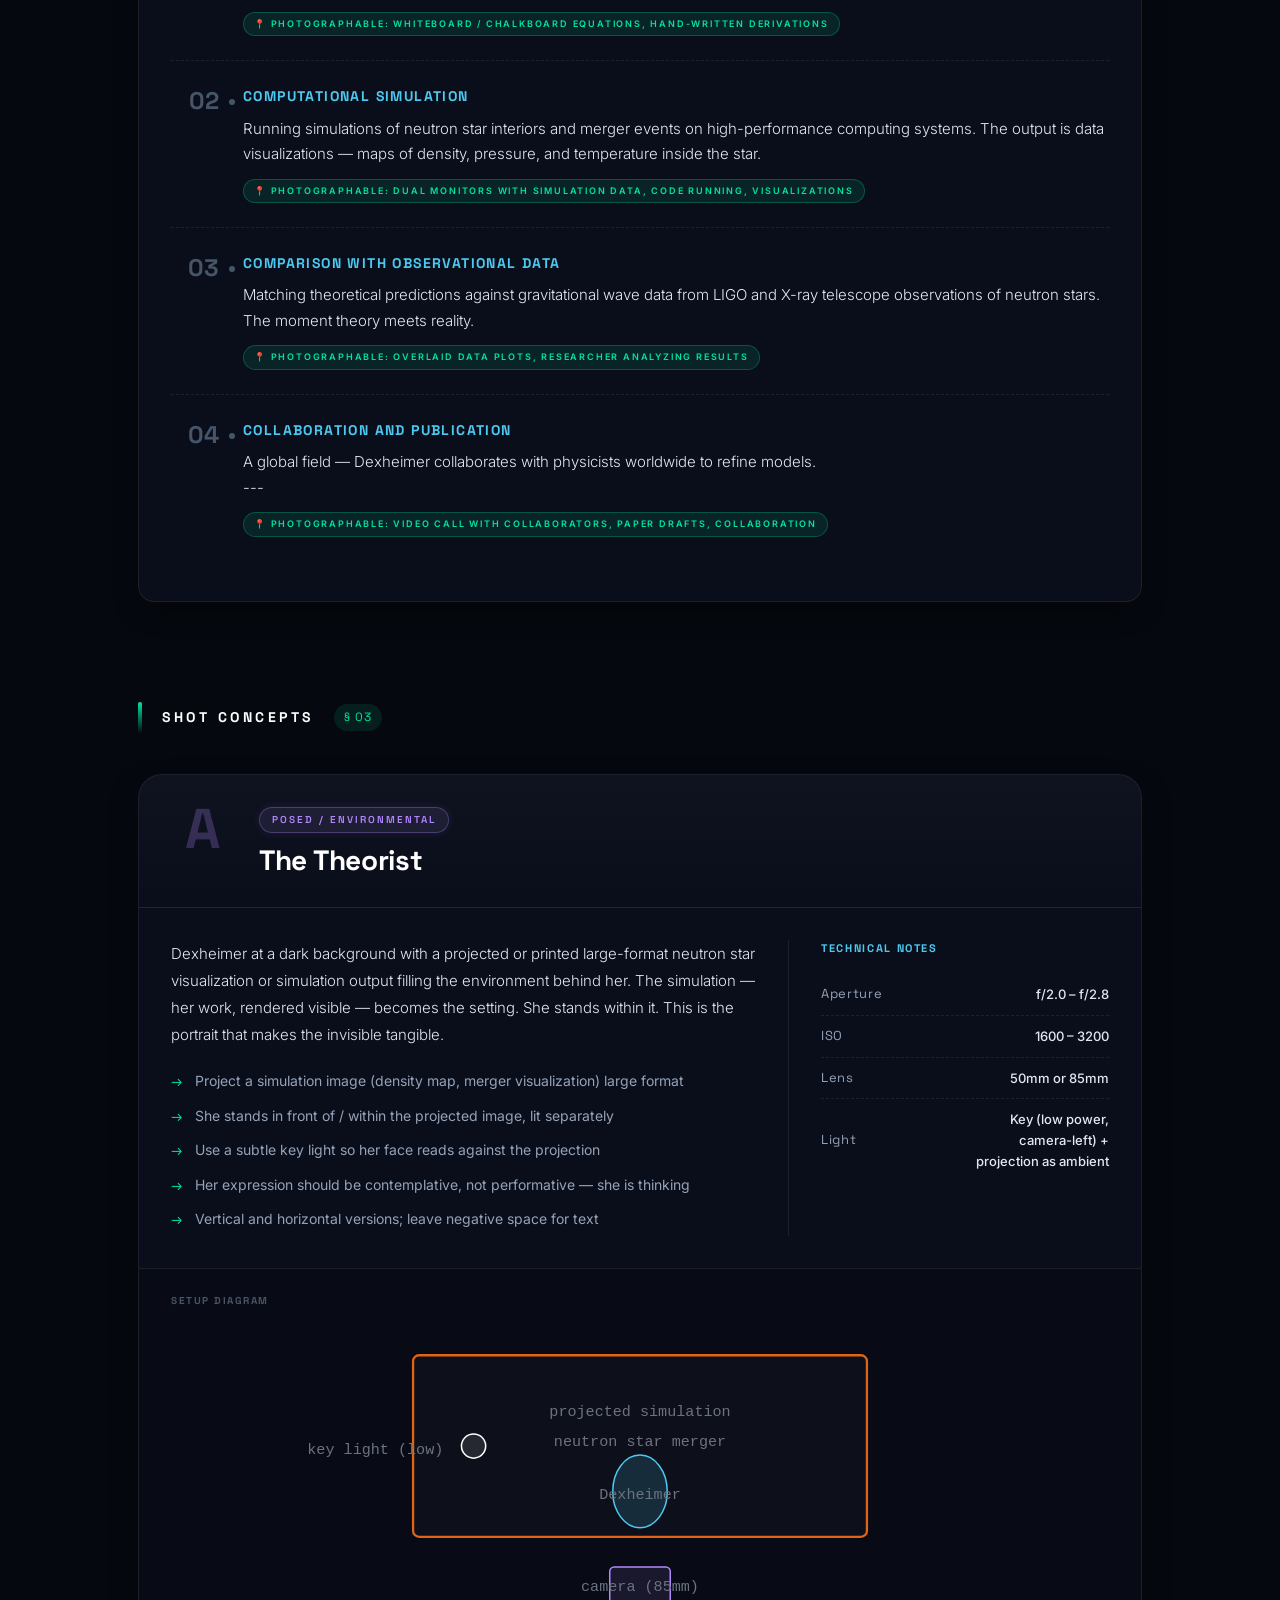
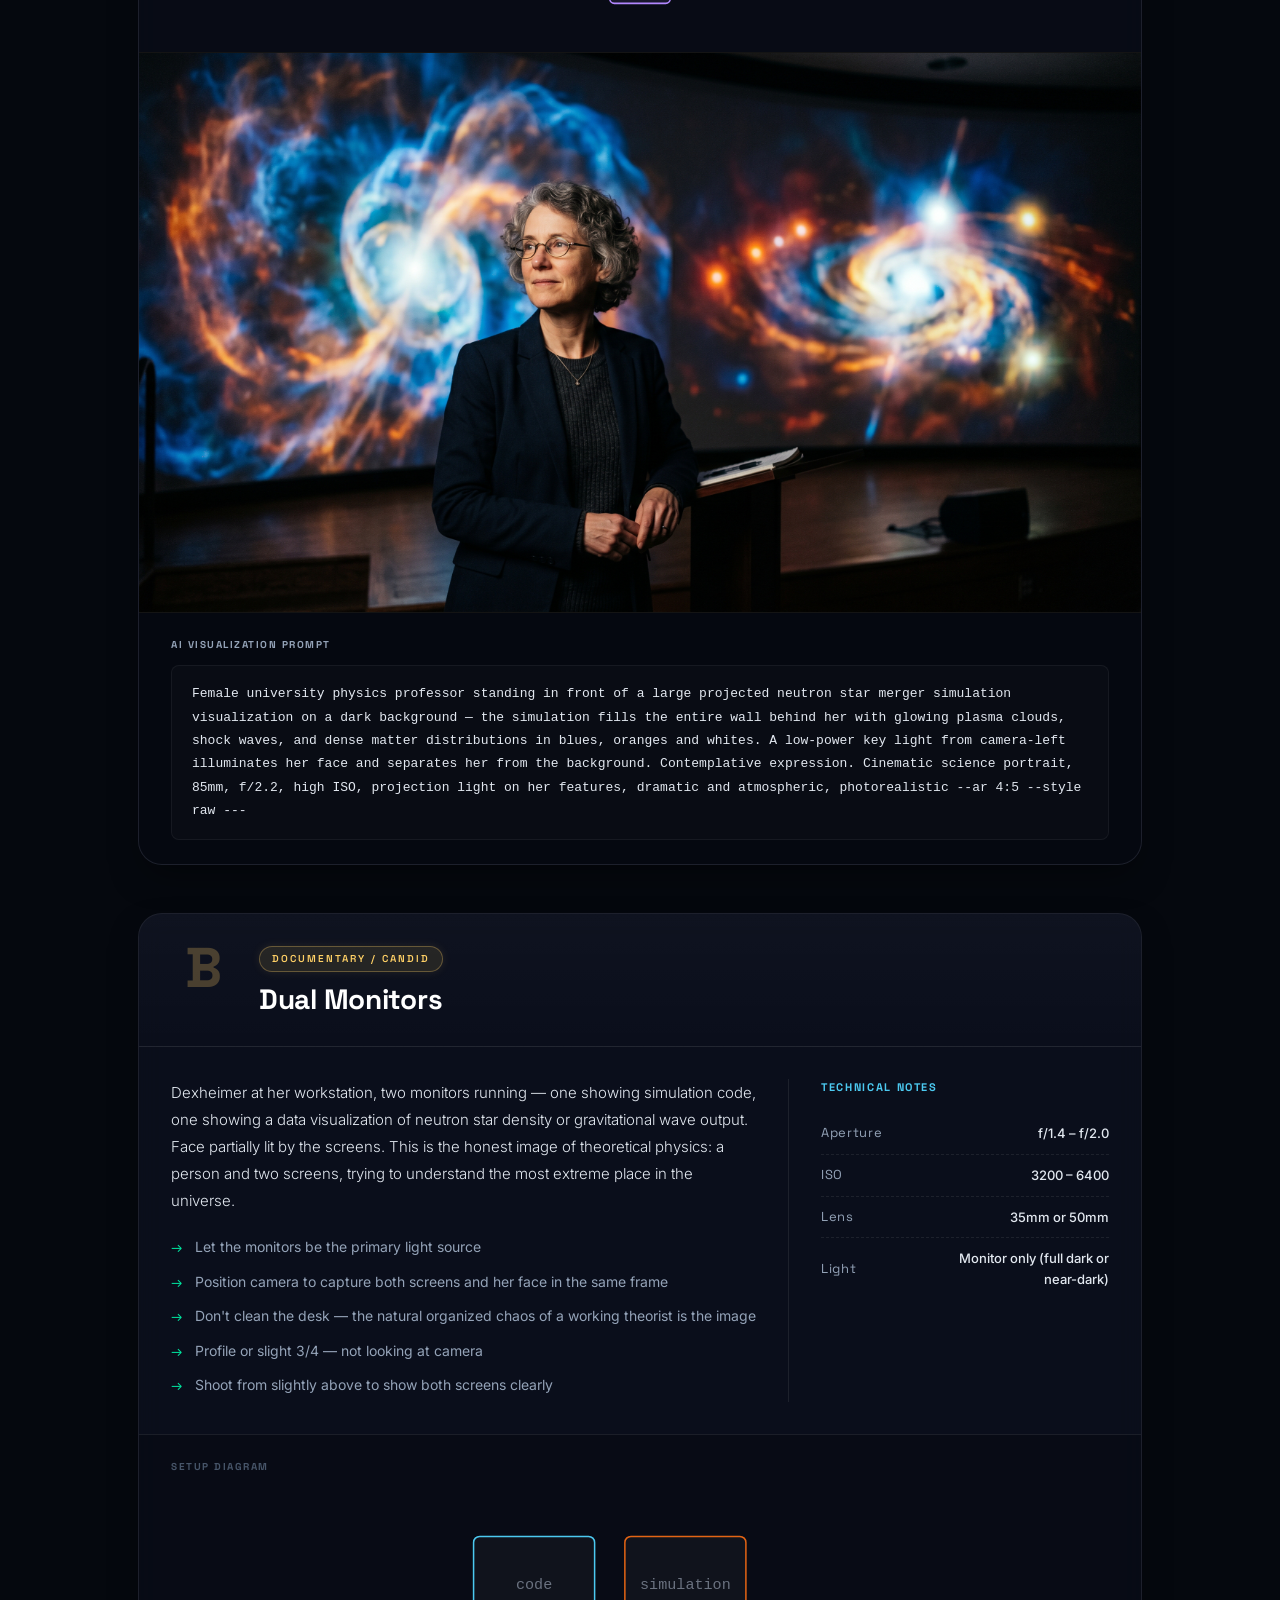
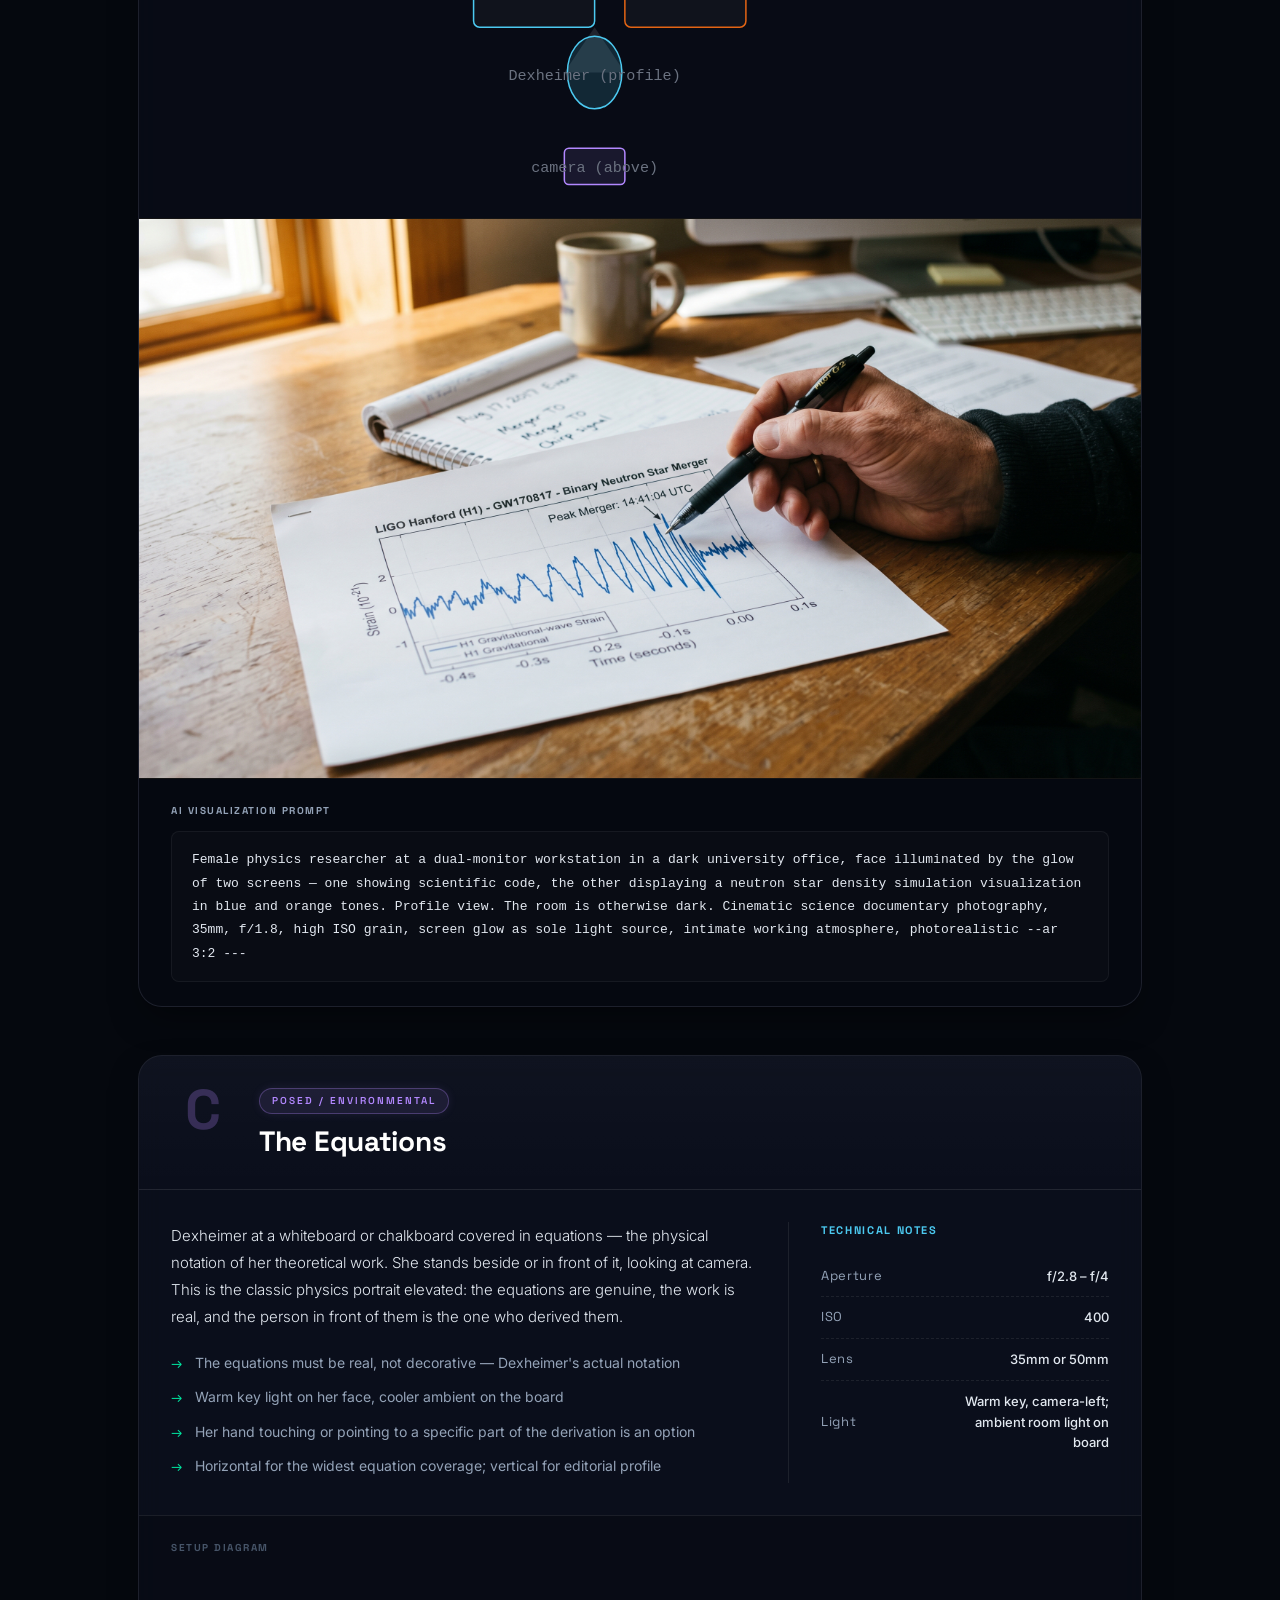
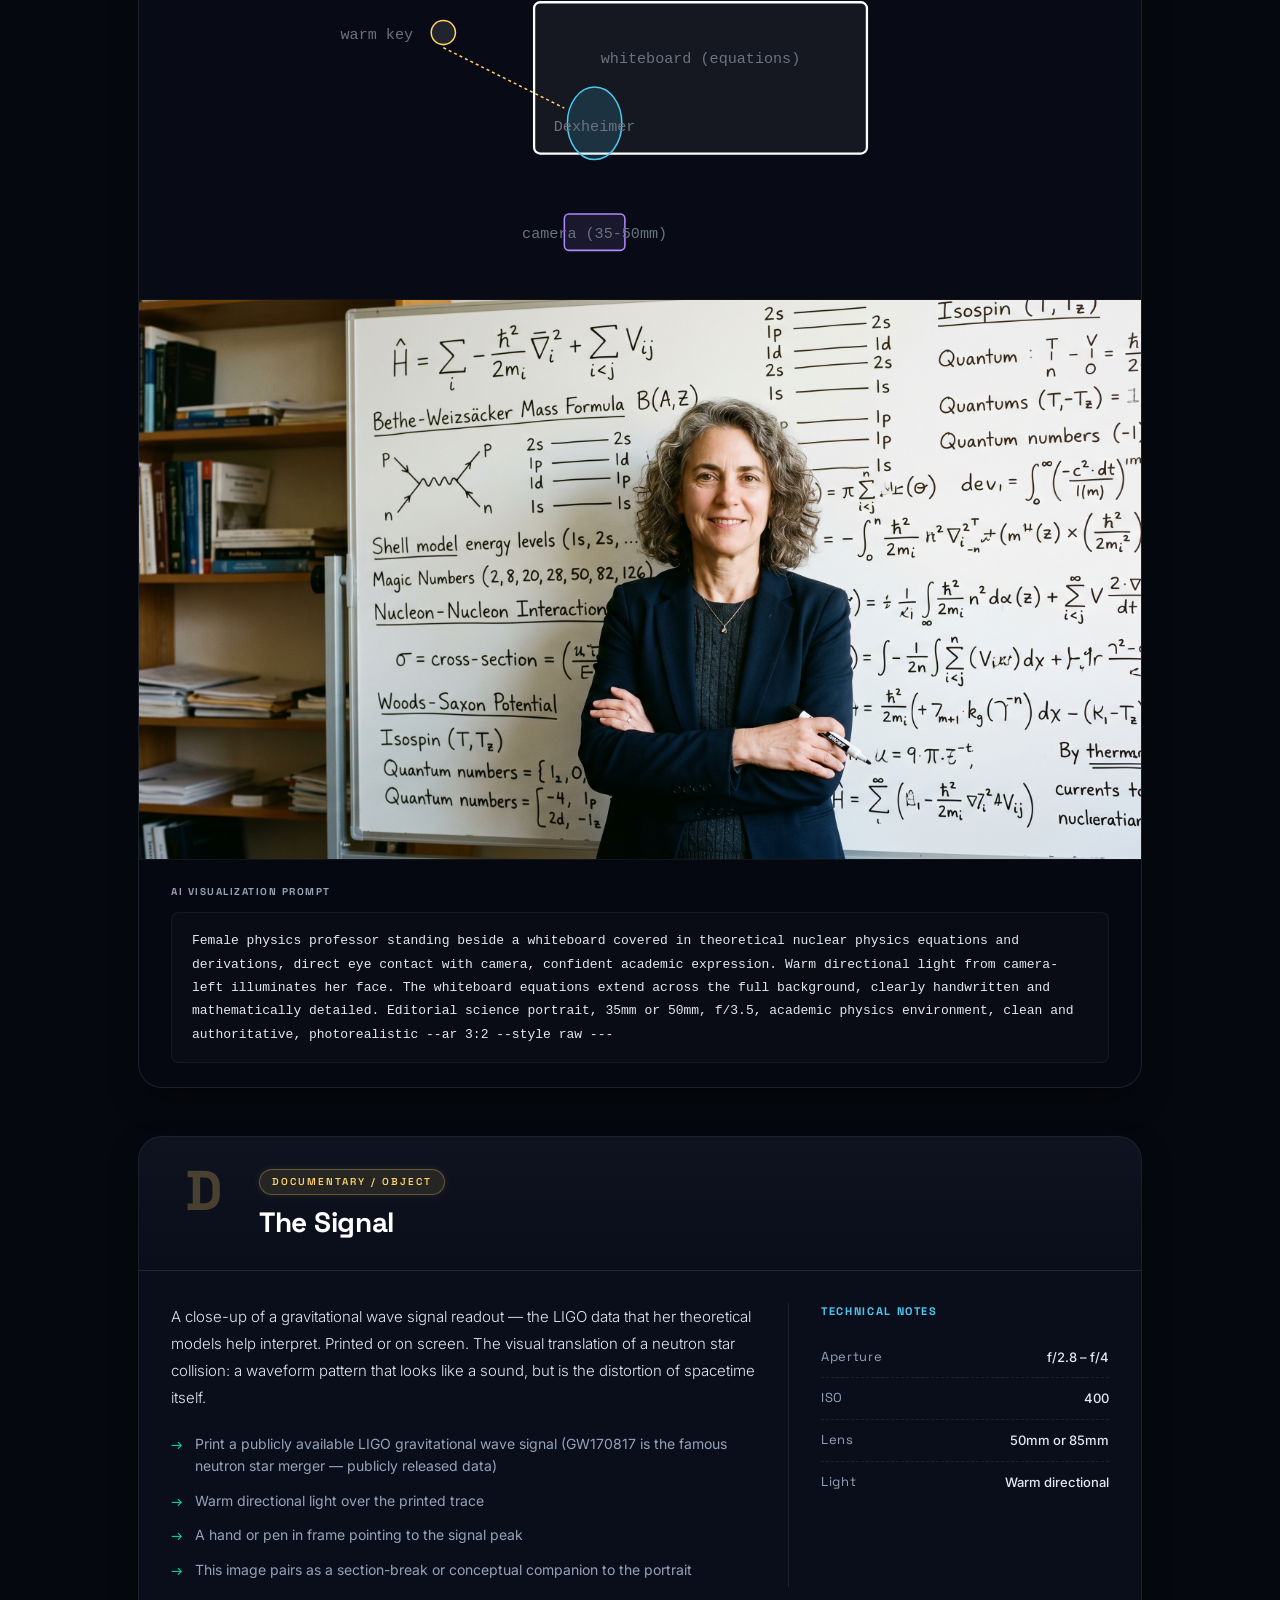
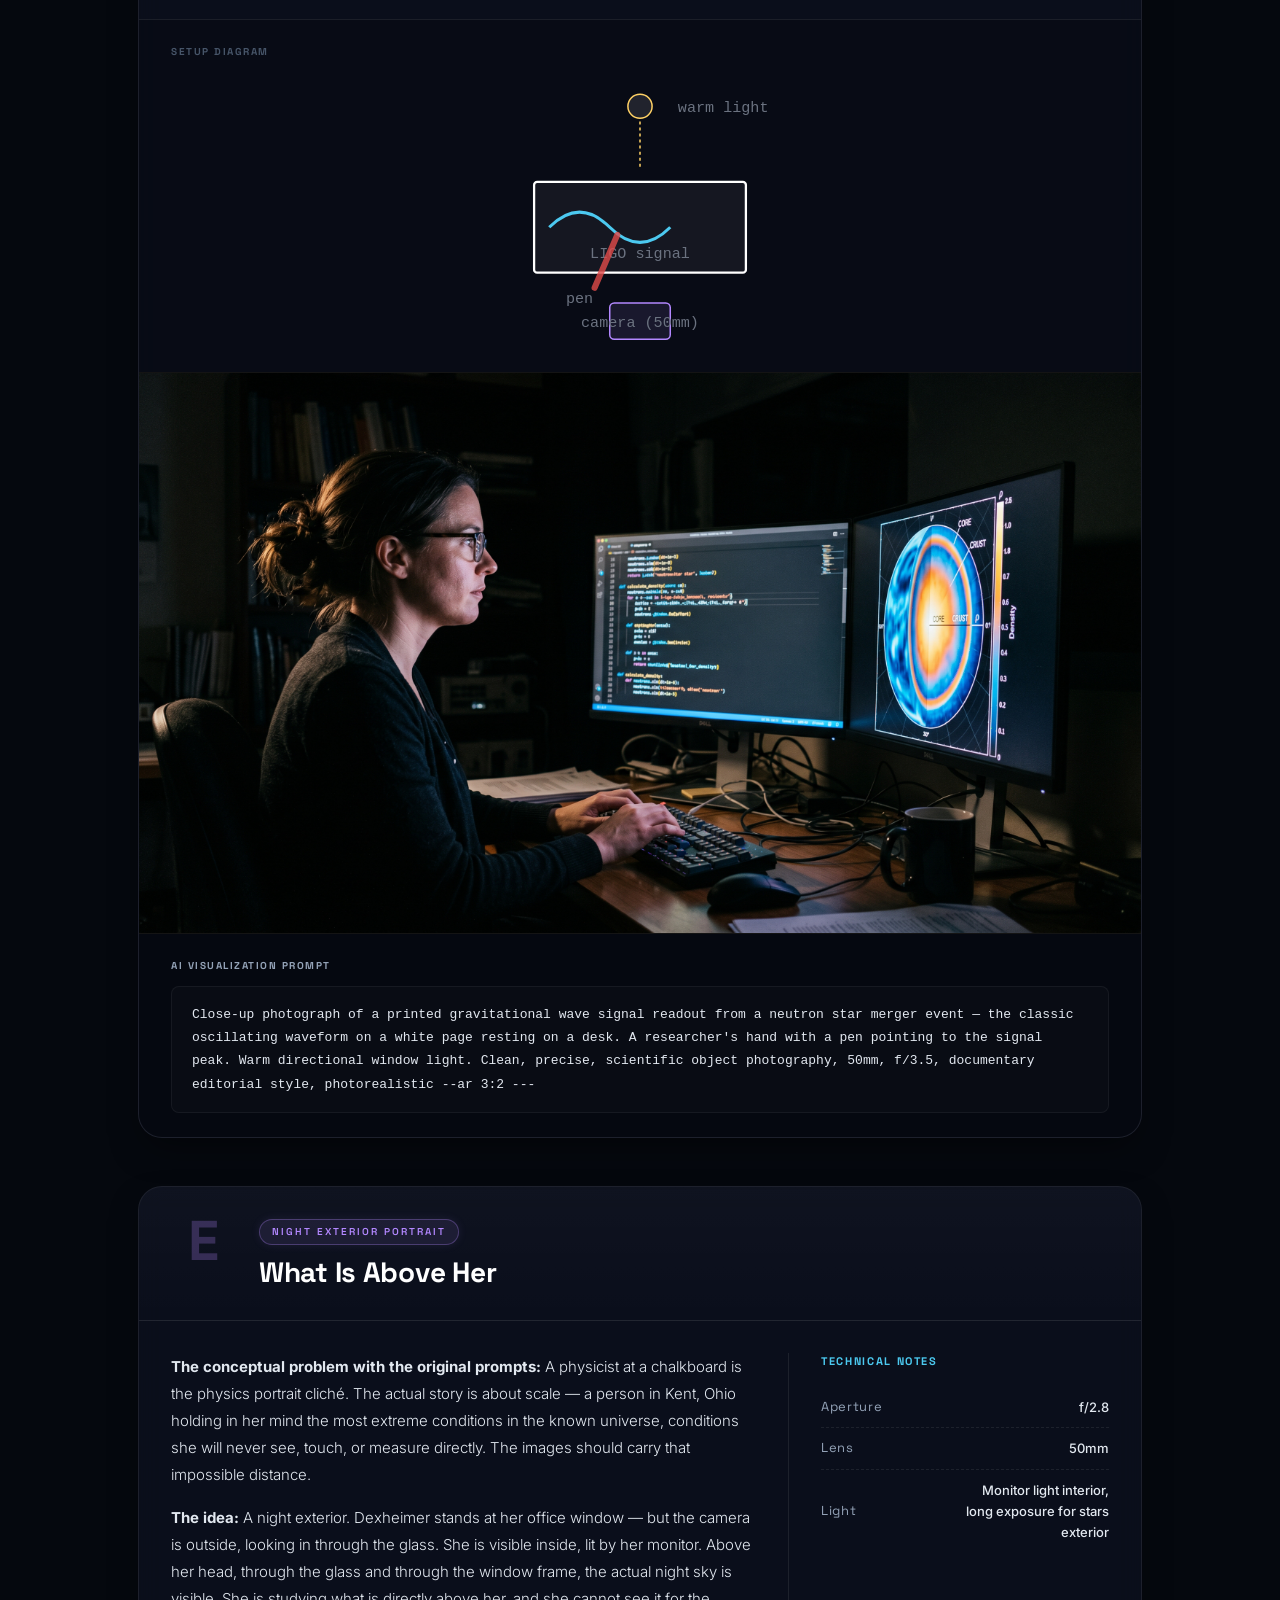
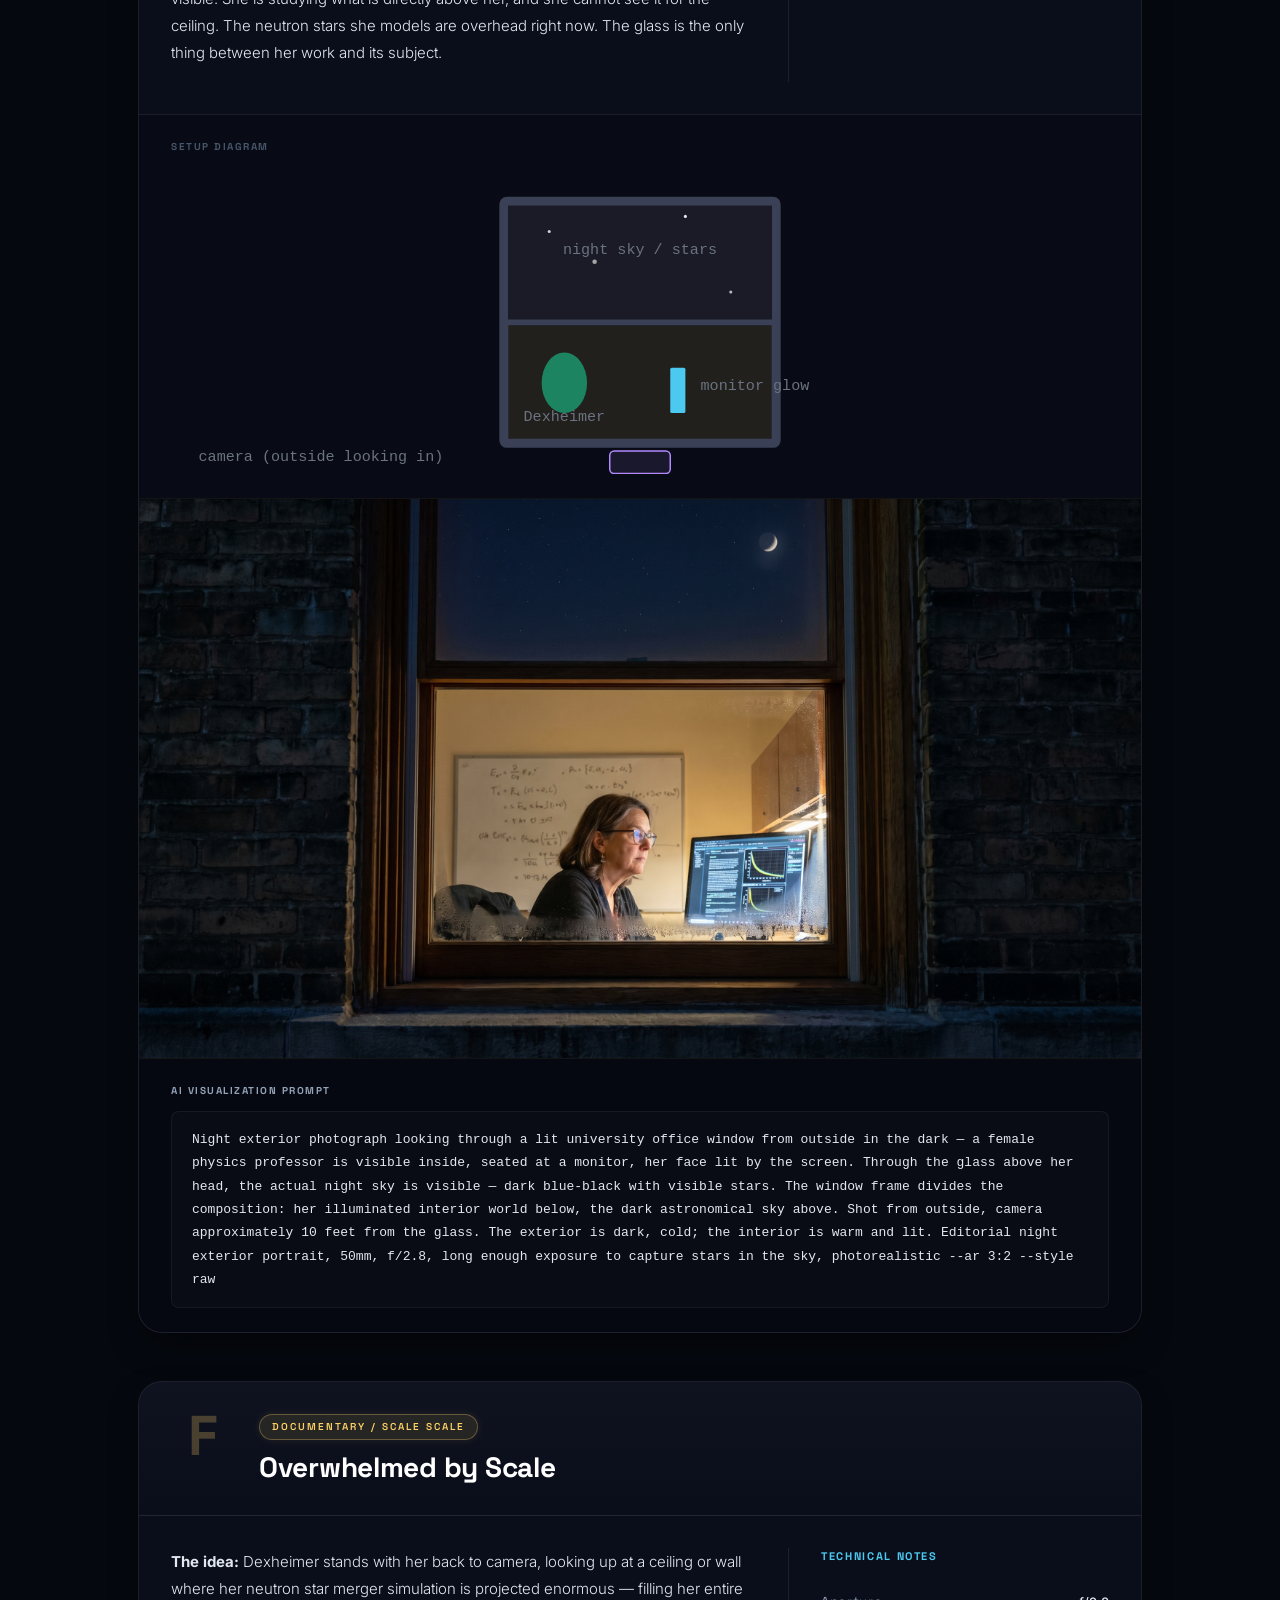
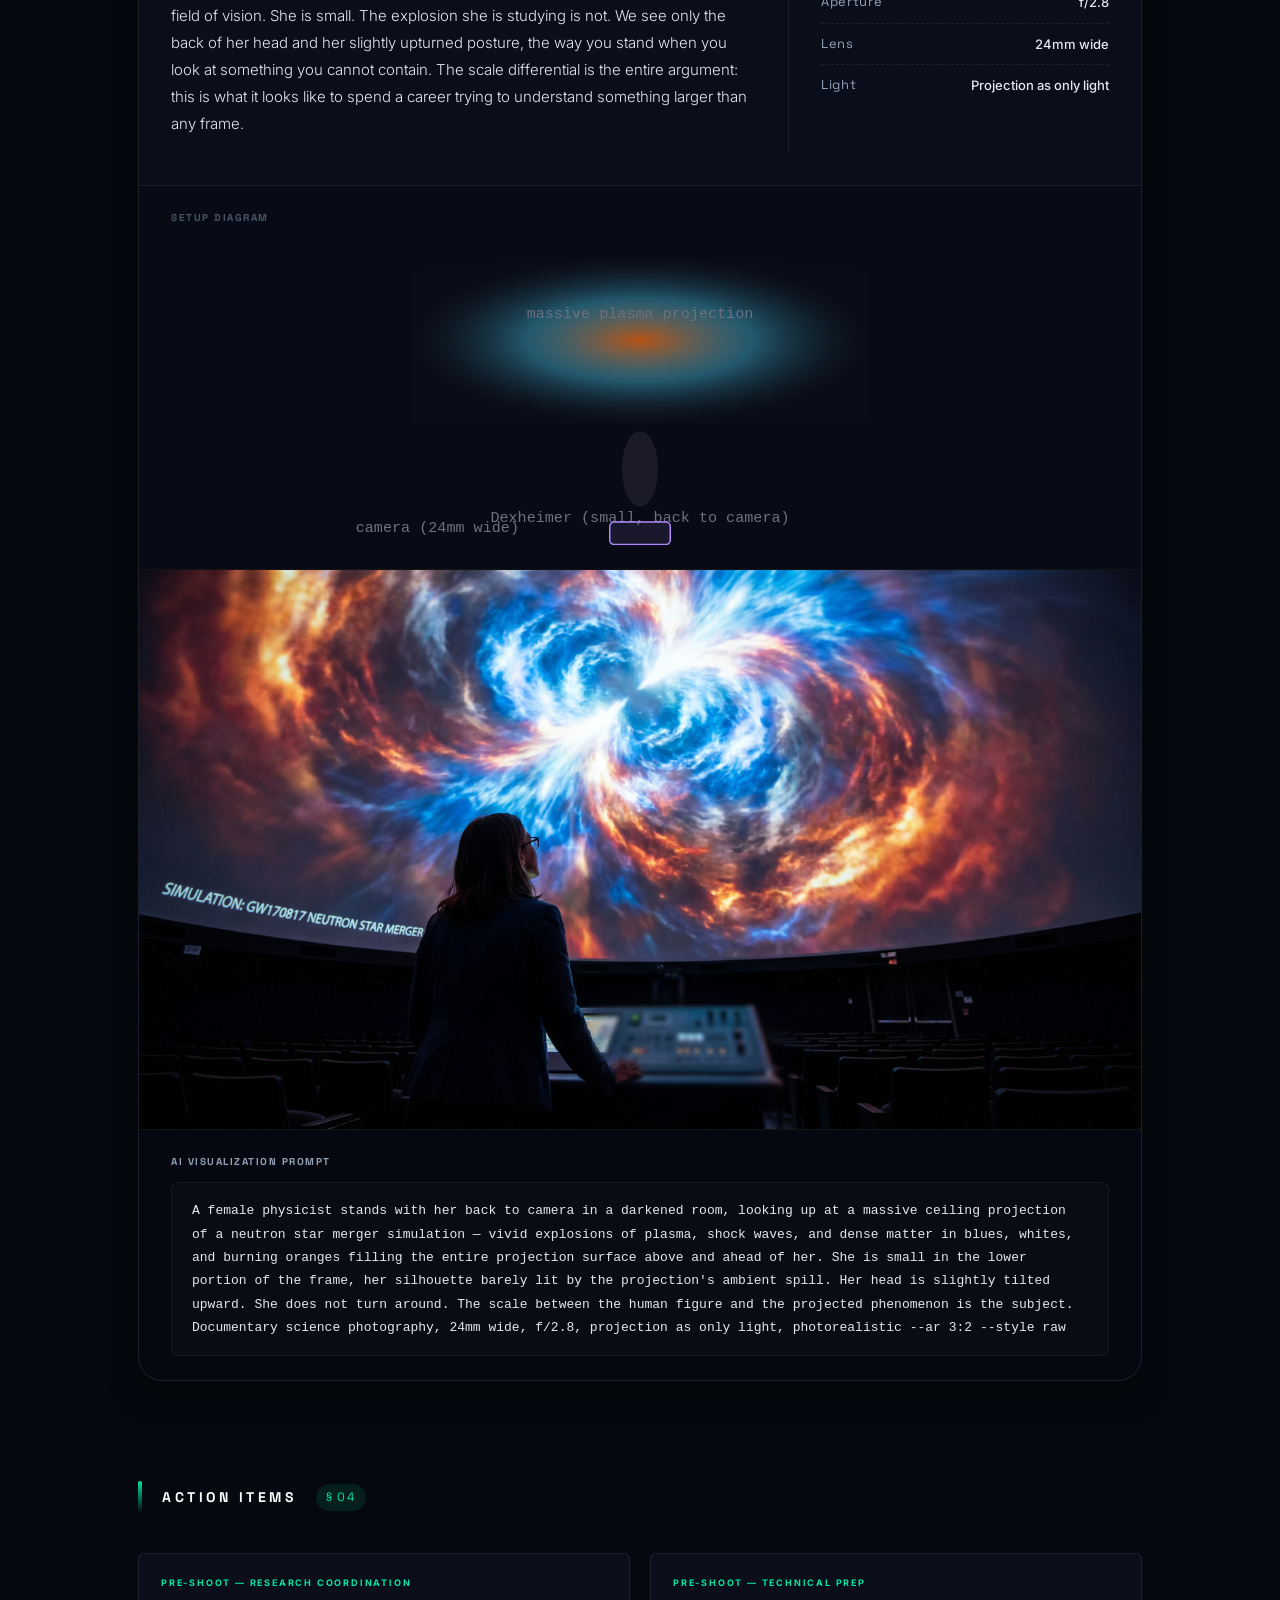
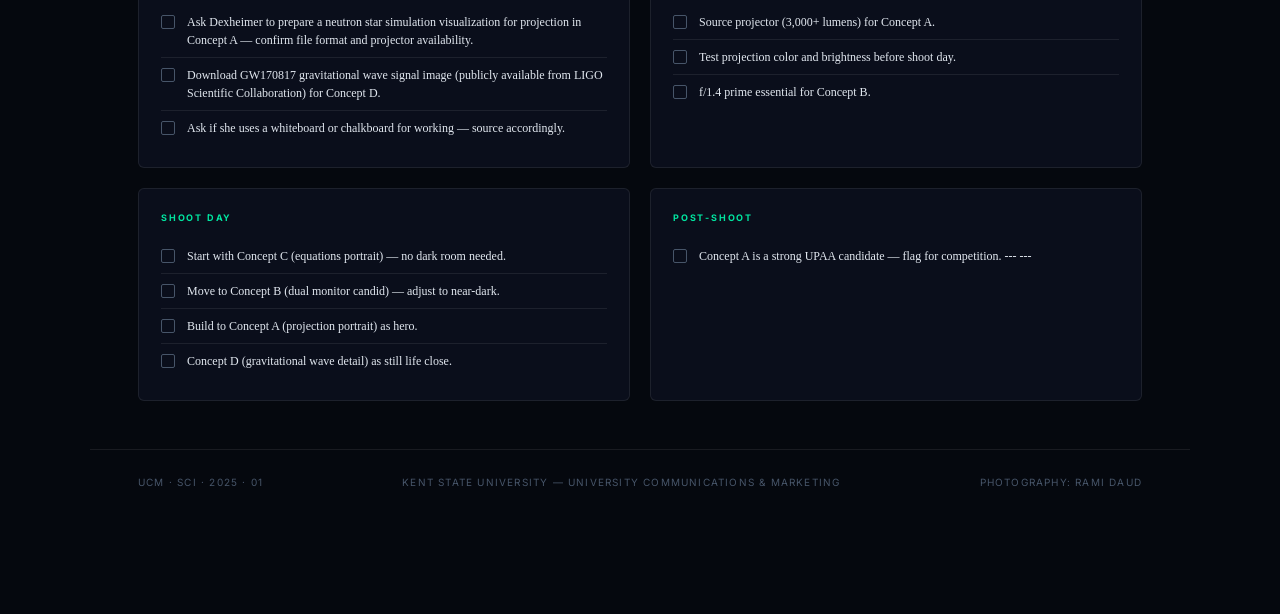
<file: Dexheimer/dexheimer-shoot-brief.html>
<!DOCTYPE html>
<html lang="en">
<head>
<meta charset="UTF-8">
<meta name="viewport" content="width=device-width, initial-scale=1.0">
<title>Shoot Brief — WHEN NEUTRON STARS COLLIDE</title>
<link rel="preconnect" href="https://fonts.googleapis.com">
<link rel="preconnect" href="https://fonts.gstatic.com" crossorigin>
<link href="https://fonts.googleapis.com/css2?family=Inter:wght@300;400;500;600&family=Space+Grotesk:wght@500;700&display=swap" rel="stylesheet">
<link rel="stylesheet" href="../css/theme.css">
<style>
.concept-diagram pre {
  white-space: pre;
  overflow-x: auto;
}
</style>
</head>
<body>
<div style="padding: 40px 48px 0; max-width: 1100px; margin: 0 auto;"><a href="../index.html" style="color: var(--green); text-decoration: none; font-family: var(--font-display); font-size: 11px; letter-spacing: 0.15em; text-transform: uppercase; border-bottom: 1px solid var(--border); padding-bottom: 4px; transition: color 0.2s ease;">← Back to Command Center</a></div>

<!-- ══ COVER ══════════════════════════════════════════════ -->
<div class="cover">
  <div class="cover-content">
    <div class="cover-meta">
      UCM·SCI·2025·01 <span>/</span> Kent State University <span>/</span> University Communications 
    </div>
    <h1>Photography Brief:<br><em>WHEN NEUTRON STARS COLLIDE</em></h1>
    <div class="cover-tag"><span class="pulse-dot"></span> 4 Shot Concepts · AI Prompts Included</div>
    <div class="cover-sub">
      <div><strong>Faculty</strong><br>Veronica Dexheimer</div>
      <div><strong>Dept</strong><br>Physics | College of Arts & Sciences</div>
      <div><strong>Status</strong><br>Season 1 Candidate</div>
      <div><strong>Date</strong><br>March 2025</div>
    </div>
  </div>
</div>

<div class="page">

<!-- ══ 01 RESEARCH ════════════════════════════════════════ -->
<div class="section-label">
  <h2>Project Context</h2>
  <span class="section-num">§ 01</span>
</div>

<div class="research-grid">
  <div class="info-card">
    <h3>The Challenge / Hypothesis</h3>
    <p>Neutron stars are the collapsed cores of massive stars — objects so dense that
a teaspoon of their material would weigh a billion tons. Inside them, matter
behaves in ways that are impossible to recreate in any laboratory on Earth.
The question: what are the physical laws governing matter at the most extreme
conditions in the known universe?</p>
  </div>
  <div class="info-card">
    <h3>The Solution / Innovation</h3>
    <p>Veronica Dexheimer develops theoretical and computational models of neutron star
interiors, working at the intersection of nuclear physics and astrophysics. Her
work contributes to interpreting the gravitational wave events detected by LIGO —
when two neutron stars merge, the gravitational signal carries information about
the internal structure of the stars. A physicist in Kent, Ohio is helping decode
signals from collisions that happened billions of light-years away. The visual
challenge is that her subject is invisible, theoretical, and vast — and her
workspace is a desktop computer.</p>
  </div>
</div>

<!-- ══ 02 WORKFLOW ═════════════════════════════════════════ -->
<div class="section-label">
  <h2>Scientific Workflow</h2>
  <span class="section-num">§ 02</span>
</div>

<div class="info-card-full">
  <div class="workflow">

    <div class="workflow-step">
      <div class="workflow-num">01</div>
      <div class="workflow-content">
        <h4>Theoretical Modeling</h4>
        <p>Developing equations of state for dense nuclear matter — mathematical frameworks
that describe how matter behaves under extreme pressure and density.</p>
        <div class="workflow-badge">📍 Photographable: whiteboard / chalkboard equations, hand-written derivations</div>
      </div>
    </div>
    <div class="workflow-step">
      <div class="workflow-num">02</div>
      <div class="workflow-content">
        <h4>Computational Simulation</h4>
        <p>Running simulations of neutron star interiors and merger events on high-performance
computing systems. The output is data visualizations — maps of density, pressure,
and temperature inside the star.</p>
        <div class="workflow-badge">📍 Photographable: dual monitors with simulation data, code running, visualizations</div>
      </div>
    </div>
    <div class="workflow-step">
      <div class="workflow-num">03</div>
      <div class="workflow-content">
        <h4>Comparison with Observational Data</h4>
        <p>Matching theoretical predictions against gravitational wave data from LIGO and
X-ray telescope observations of neutron stars. The moment theory meets reality.</p>
        <div class="workflow-badge">📍 Photographable: overlaid data plots, researcher analyzing results</div>
      </div>
    </div>
    <div class="workflow-step">
      <div class="workflow-num">04</div>
      <div class="workflow-content">
        <h4>Collaboration and Publication</h4>
        <p>A global field — Dexheimer collaborates with physicists worldwide to refine models.</p>
    <p>---</p>
        <div class="workflow-badge">📍 Photographable: video call with collaborators, paper drafts, collaboration</div>
      </div>
    </div>
  </div>
</div>

<!-- ══ 03 SHOT CONCEPTS ════════════════════════════════════ -->
<div class="section-label">
  <h2>Shot Concepts</h2>
  <span class="section-num">§ 03</span>
</div>


<div class="concept-card posed">
  <div class="concept-header">
    <div class="concept-num">A</div>
    <div class="concept-meta">
      <div class="concept-type-badge">Posed / Environmental</div>
      <div class="concept-title">The Theorist</div>
    </div>
  </div>

  <div class="concept-body">
    <div class="concept-desc">
      <p>Dexheimer at a dark background with a projected or printed large-format neutron
star visualization or simulation output filling the environment behind her.
The simulation — her work, rendered visible — becomes the setting. She stands
within it. This is the portrait that makes the invisible tangible.</p>
      <ul>
        <li>Project a simulation image (density map, merger visualization) large format</li>
<li>She stands in front of / within the projected image, lit separately</li>
<li>Use a subtle key light so her face reads against the projection</li>
<li>Her expression should be contemplative, not performative — she is thinking</li>
<li>Vertical and horizontal versions; leave negative space for text</li>

      </ul>
    </div>
    <div class="concept-tech">
      <h5>Technical Notes</h5>
      <div class="tech-line"><span class="tech-key">Aperture</span><span class="tech-val">f/2.0 – f/2.8</span></div>
<div class="tech-line"><span class="tech-key">ISO</span><span class="tech-val">1600 – 3200</span></div>
<div class="tech-line"><span class="tech-key">Lens</span><span class="tech-val">50mm or 85mm</span></div>
<div class="tech-line"><span class="tech-key">Light</span><span class="tech-val">Key (low power, camera-left) + projection as ambient</span></div>

    </div>
  </div>

  <div class="concept-diagram">
    <h5>Setup Diagram</h5>
    <svg width="100%" viewBox="0 0 620 200" style="display:block;">
      <!-- Projection Background -->
      <rect x="160" y="20" width="300" height="120" rx="4" fill="rgba(255,255,255,0.02)" stroke="#e36414" stroke-width="1.5"/>
      <text class="diag-label" x="310" y="60" text-anchor="middle" fill="#e36414">projected simulation</text>
      <text class="diag-label" x="310" y="80" text-anchor="middle" fill="#e36414">neutron star merger</text>
      <!-- Key Light -->
      <circle cx="200" cy="80" r="8" fill="rgba(255,255,255,0.1)" stroke="#fff" stroke-width="1"/>
      <text class="diag-label" x="180" y="85" text-anchor="end">key light (low)</text>
      <!-- Dexheimer -->
      <ellipse cx="310" cy="110" rx="18" ry="24" class="diag-subject"/>
      <text class="diag-label" x="310" y="115" text-anchor="middle">Dexheimer</text>
      <!-- Camera -->
      <rect x="290" y="160" width="40" height="24" rx="3" class="diag-camera"/>
      <text class="diag-label" x="310" y="176" text-anchor="middle">camera (85mm)</text>
    </svg>
  </div>

  <div class="concept-generated-img">
    <img src="./images/concept_a.png" alt="Concept A Generated Image" style="width: 100%; height: 100%; object-fit: cover;">
  </div>
  <div class="concept-prompt">
    <h5>AI Visualization Prompt</h5>
    <div class="prompt-text">Female university physics professor standing in front of a large projected neutron star merger simulation visualization on a dark background — the simulation fills the entire wall behind her with glowing plasma clouds, shock waves, and dense matter distributions in blues, oranges and whites. A low-power key light from camera-left illuminates her face and separates her from the background. Contemplative expression. Cinematic science portrait, 85mm, f/2.2, high ISO, projection light on her features, dramatic and atmospheric, photorealistic --ar 4:5 --style raw  ---</div>
  </div>
</div>

<div class="concept-card doc">
  <div class="concept-header">
    <div class="concept-num">B</div>
    <div class="concept-meta">
      <div class="concept-type-badge">Documentary / Candid</div>
      <div class="concept-title">Dual Monitors</div>
    </div>
  </div>

  <div class="concept-body">
    <div class="concept-desc">
      <p>Dexheimer at her workstation, two monitors running — one showing simulation code,
one showing a data visualization of neutron star density or gravitational wave
output. Face partially lit by the screens. This is the honest image of theoretical
physics: a person and two screens, trying to understand the most extreme place
in the universe.</p>
      <ul>
        <li>Let the monitors be the primary light source</li>
<li>Position camera to capture both screens and her face in the same frame</li>
<li>Don't clean the desk — the natural organized chaos of a working theorist is the image</li>
<li>Profile or slight 3/4 — not looking at camera</li>
<li>Shoot from slightly above to show both screens clearly</li>

      </ul>
    </div>
    <div class="concept-tech">
      <h5>Technical Notes</h5>
      <div class="tech-line"><span class="tech-key">Aperture</span><span class="tech-val">f/1.4 – f/2.0</span></div>
<div class="tech-line"><span class="tech-key">ISO</span><span class="tech-val">3200 – 6400</span></div>
<div class="tech-line"><span class="tech-key">Lens</span><span class="tech-val">35mm or 50mm</span></div>
<div class="tech-line"><span class="tech-key">Light</span><span class="tech-val">Monitor only (full dark or near-dark)</span></div>

    </div>
  </div>

  <div class="concept-diagram">
    <h5>Setup Diagram</h5>
    <svg width="100%" viewBox="0 0 620 200" style="display:block;">
      <!-- Monitors -->
      <rect x="200" y="30" width="80" height="60" rx="4" fill="rgba(255,255,255,0.03)" stroke="#4cc9f0" stroke-width="1"/>
      <text class="diag-label" x="240" y="65" text-anchor="middle" fill="#4cc9f0">code</text>
      <rect x="300" y="30" width="80" height="60" rx="4" fill="rgba(255,255,255,0.03)" stroke="#e36414" stroke-width="1"/>
      <text class="diag-label" x="340" y="65" text-anchor="middle" fill="#e36414">simulation</text>
      <path d="M 280 90 L 300 120 L 260 120 Z" fill="rgba(255,255,255,0.1)"/>
      <!-- Dexheimer -->
      <ellipse cx="280" cy="120" rx="18" ry="24" class="diag-subject"/>
      <text class="diag-label" x="280" y="125" text-anchor="middle">Dexheimer (profile)</text>
      <!-- Camera -->
      <rect x="260" y="170" width="40" height="24" rx="3" class="diag-camera"/>
      <text class="diag-label" x="280" y="186" text-anchor="middle">camera (above)</text>
    </svg>
  </div>

  <div class="concept-generated-img">
    <img src="./images/concept_b.png" alt="Concept B Generated Image" style="width: 100%; height: 100%; object-fit: cover;">
  </div>
  <div class="concept-prompt">
    <h5>AI Visualization Prompt</h5>
    <div class="prompt-text">Female physics researcher at a dual-monitor workstation in a dark university office, face illuminated by the glow of two screens — one showing scientific code, the other displaying a neutron star density simulation visualization in blue and orange tones. Profile view. The room is otherwise dark. Cinematic science documentary photography, 35mm, f/1.8, high ISO grain, screen glow as sole light source, intimate working atmosphere, photorealistic --ar 3:2  ---</div>
  </div>
</div>

<div class="concept-card posed">
  <div class="concept-header">
    <div class="concept-num">C</div>
    <div class="concept-meta">
      <div class="concept-type-badge">Posed / Environmental</div>
      <div class="concept-title">The Equations</div>
    </div>
  </div>

  <div class="concept-body">
    <div class="concept-desc">
      <p>Dexheimer at a whiteboard or chalkboard covered in equations — the physical
notation of her theoretical work. She stands beside or in front of it, looking
at camera. This is the classic physics portrait elevated: the equations are
genuine, the work is real, and the person in front of them is the one who
derived them.</p>
      <ul>
        <li>The equations must be real, not decorative — Dexheimer's actual notation</li>
<li>Warm key light on her face, cooler ambient on the board</li>
<li>Her hand touching or pointing to a specific part of the derivation is an option</li>
<li>Horizontal for the widest equation coverage; vertical for editorial profile</li>

      </ul>
    </div>
    <div class="concept-tech">
      <h5>Technical Notes</h5>
      <div class="tech-line"><span class="tech-key">Aperture</span><span class="tech-val">f/2.8 – f/4</span></div>
<div class="tech-line"><span class="tech-key">ISO</span><span class="tech-val">400</span></div>
<div class="tech-line"><span class="tech-key">Lens</span><span class="tech-val">35mm or 50mm</span></div>
<div class="tech-line"><span class="tech-key">Light</span><span class="tech-val">Warm key, camera-left; ambient room light on board</span></div>

    </div>
  </div>

  <div class="concept-diagram">
    <h5>Setup Diagram</h5>
    <svg width="100%" viewBox="0 0 620 200" style="display:block;">
      <!-- Whiteboard -->
      <rect x="240" y="20" width="220" height="100" rx="4" fill="rgba(255,255,255,0.05)" stroke="#fff" stroke-width="1.5"/>
      <text class="diag-label" x="350" y="60" text-anchor="middle">whiteboard (equations)</text>
      <!-- Key Light -->
      <circle cx="180" cy="40" r="8" fill="rgba(255,255,255,0.1)" stroke="#ffd166" stroke-width="1"/>
      <text class="diag-label" x="160" y="44" text-anchor="end" fill="#ffd166">warm key</text>
      <line x1="180" y1="50" x2="260" y2="90" stroke="#ffd166" stroke-width="1" stroke-dasharray="2 2"/>
      <!-- Dexheimer -->
      <ellipse cx="280" cy="100" rx="18" ry="24" class="diag-subject"/>
      <text class="diag-label" x="280" y="105" text-anchor="middle">Dexheimer</text>
      <!-- Camera -->
      <rect x="260" y="160" width="40" height="24" rx="3" class="diag-camera"/>
      <text class="diag-label" x="280" y="176" text-anchor="middle">camera (35-50mm)</text>
    </svg>
  </div>

  <div class="concept-generated-img">
    <img src="./images/concept_c.png" alt="Concept C Generated Image" style="width: 100%; height: 100%; object-fit: cover;">
  </div>
  <div class="concept-prompt">
    <h5>AI Visualization Prompt</h5>
    <div class="prompt-text">Female physics professor standing beside a whiteboard covered in theoretical nuclear physics equations and derivations, direct eye contact with camera, confident academic expression. Warm directional light from camera-left illuminates her face. The whiteboard equations extend across the full background, clearly handwritten and mathematically detailed. Editorial science portrait, 35mm or 50mm, f/3.5, academic physics environment, clean and authoritative, photorealistic --ar 3:2 --style raw  ---</div>
  </div>
</div>

<div class="concept-card doc">
  <div class="concept-header">
    <div class="concept-num">D</div>
    <div class="concept-meta">
      <div class="concept-type-badge">Documentary / Object</div>
      <div class="concept-title">The Signal</div>
    </div>
  </div>

  <div class="concept-body">
    <div class="concept-desc">
      <p>A close-up of a gravitational wave signal readout — the LIGO data that her
theoretical models help interpret. Printed or on screen. The visual translation
of a neutron star collision: a waveform pattern that looks like a sound, but
is the distortion of spacetime itself.</p>
      <ul>
        <li>Print a publicly available LIGO gravitational wave signal (GW170817 is the famous neutron star merger — publicly released data)</li>
<li>Warm directional light over the printed trace</li>
<li>A hand or pen in frame pointing to the signal peak</li>
<li>This image pairs as a section-break or conceptual companion to the portrait</li>

      </ul>
    </div>
    <div class="concept-tech">
      <h5>Technical Notes</h5>
      <div class="tech-line"><span class="tech-key">Aperture</span><span class="tech-val">f/2.8 – f/4</span></div>
<div class="tech-line"><span class="tech-key">ISO</span><span class="tech-val">400</span></div>
<div class="tech-line"><span class="tech-key">Lens</span><span class="tech-val">50mm or 85mm</span></div>
<div class="tech-line"><span class="tech-key">Light</span><span class="tech-val">Warm directional</span></div>

    </div>
  </div>

  <div class="concept-diagram">
    <h5>Setup Diagram</h5>
    <svg width="100%" viewBox="0 0 620 180" style="display:block;">
      <!-- Light -->
      <circle cx="310" cy="20" r="8" fill="rgba(255,255,255,0.1)" stroke="#ffd166" stroke-width="1"/>
      <text class="diag-label" x="335" y="24" fill="#ffd166">warm light</text>
      <line x1="310" y1="30" x2="310" y2="60" stroke="#ffd166" stroke-width="1" stroke-dasharray="2 2"/>
      <!-- Printout -->
      <rect x="240" y="70" width="140" height="60" rx="2" fill="rgba(255,255,255,0.05)" stroke="#fff" stroke-width="1.5"/>
      <path d="M 250 100 Q 270 80 290 100 T 330 100" fill="none" stroke="#4cc9f0" stroke-width="2"/>
      <text class="diag-label" x="310" y="120" text-anchor="middle">LIGO signal</text>
      <!-- Hand/Pen -->
      <line x1="280" y1="140" x2="295" y2="105" stroke="#E24B4A" stroke-width="4" stroke-linecap="round" opacity="0.8"/>
      <text class="diag-label" x="270" y="150" text-anchor="middle">pen</text>
      <!-- Camera -->
      <rect x="290" y="150" width="40" height="24" rx="3" class="diag-camera"/>
      <text class="diag-label" x="310" y="166" text-anchor="middle">camera (50mm)</text>
    </svg>
  </div>

  <div class="concept-generated-img">
    <img src="./images/concept_d.png" alt="Concept D Generated Image" style="width: 100%; height: 100%; object-fit: cover;">
  </div>
  <div class="concept-prompt">
    <h5>AI Visualization Prompt</h5>
    <div class="prompt-text">Close-up photograph of a printed gravitational wave signal readout from a neutron star merger event — the classic oscillating waveform on a white page resting on a desk. A researcher's hand with a pen pointing to the signal peak. Warm directional window light. Clean, precise, scientific object photography, 50mm, f/3.5, documentary editorial style, photorealistic --ar 3:2  ---</div>
  </div>
</div>

<div class="concept-card posed">
  <div class="concept-header">
    <div class="concept-num">E</div>
    <div class="concept-meta">
      <div class="concept-type-badge">Night Exterior Portrait</div>
      <div class="concept-title">What Is Above Her</div>
    </div>
  </div>

  <div class="concept-body">
    <div class="concept-desc">
      <p><strong>The conceptual problem with the original prompts:</strong> A physicist at a chalkboard is the physics portrait cliché. The actual story is about scale — a person in Kent, Ohio holding in her mind the most extreme conditions in the known universe, conditions she will never see, touch, or measure directly. The images should carry that impossible distance.</p>
      <p><strong>The idea:</strong> A night exterior. Dexheimer stands at her office window — but the camera is outside, looking in through the glass. She is visible inside, lit by her monitor. Above her head, through the glass and through the window frame, the actual night sky is visible. She is studying what is directly above her, and she cannot see it for the ceiling. The neutron stars she models are overhead right now. The glass is the only thing between her work and its subject.</p>
    </div>
    <div class="concept-tech">
      <h5>Technical Notes</h5>
      <div class="tech-line"><span class="tech-key">Aperture</span><span class="tech-val">f/2.8</span></div>
      <div class="tech-line"><span class="tech-key">Lens</span><span class="tech-val">50mm</span></div>
      <div class="tech-line"><span class="tech-key">Light</span><span class="tech-val">Monitor light interior, long exposure for stars exterior</span></div>
    </div>
  </div>

  <div class="concept-diagram">
    <h5>Setup Diagram</h5>
    <svg width="100%" viewBox="0 0 620 200" style="display:block;">
      <!-- Window Frame -->
      <rect x="220" y="20" width="180" height="160" rx="2" fill="none" stroke="#3a4055" stroke-width="6"/>
      <line x1="220" y1="100" x2="400" y2="100" stroke="#3a4055" stroke-width="4"/>

      <!-- Upper Half: Night Sky -->
      <rect x="223" y="23" width="174" height="75" fill="#1a1b26"/>
      <circle cx="250" cy="40" r="1" fill="#fff" opacity="0.8"/>
      <circle cx="280" cy="60" r="1.5" fill="#fff" opacity="0.6"/>
      <circle cx="340" cy="30" r="1" fill="#fff" opacity="0.9"/>
      <circle cx="370" cy="80" r="1" fill="#fff" opacity="0.7"/>
      <text class="diag-label" x="310" y="55" text-anchor="middle" fill="#fff">night sky / stars</text>

      <!-- Lower Half: Office -->
      <rect x="223" y="102" width="174" height="75" fill="rgba(255,209,102,0.1)"/>
      <ellipse cx="260" cy="140" rx="15" ry="20" fill="#1D9E75" opacity="0.8"/>
      <text class="diag-label" x="260" y="165" text-anchor="middle">Dexheimer</text>
      <rect x="330" y="130" width="10" height="30" rx="1" fill="#4cc9f0"/>
      <text class="diag-label" x="350" y="145" text-anchor="start" fill="#4cc9f0">monitor glow</text>

      <!-- Camera -->
      <rect x="290" y="185" width="40" height="15" rx="3" class="diag-camera"/>
      <text class="diag-label" x="180" y="192" text-anchor="end">camera (outside looking in)</text>
    </svg>
  </div>

  <div class="concept-generated-img">
    <img src="./images/concept_e.png" alt="Concept E Generated Image" style="width: 100%; height: 100%; object-fit: cover;">
  </div>
  <div class="concept-prompt">
    <h5>AI Visualization Prompt</h5>
    <div class="prompt-text">Night exterior photograph looking through a lit university office window from outside in the dark — a female physics professor is visible inside, seated at a monitor, her face lit by the screen. Through the glass above her head, the actual night sky is visible — dark blue-black with visible stars. The window frame divides the composition: her illuminated interior world below, the dark astronomical sky above. Shot from outside, camera approximately 10 feet from the glass. The exterior is dark, cold; the interior is warm and lit. Editorial night exterior portrait, 50mm, f/2.8, long enough exposure to capture stars in the sky, photorealistic --ar 3:2 --style raw</div>
  </div>
</div>

<div class="concept-card doc">
  <div class="concept-header">
    <div class="concept-num">F</div>
    <div class="concept-meta">
      <div class="concept-type-badge">Documentary / Scale Scale</div>
      <div class="concept-title">Overwhelmed by Scale</div>
    </div>
  </div>

  <div class="concept-body">
    <div class="concept-desc">
      <p><strong>The idea:</strong> Dexheimer stands with her back to camera, looking up at a ceiling or wall where her neutron star merger simulation is projected enormous — filling her entire field of vision. She is small. The explosion she is studying is not. We see only the back of her head and her slightly upturned posture, the way you stand when you look at something you cannot contain. The scale differential is the entire argument: this is what it looks like to spend a career trying to understand something larger than any frame.</p>
    </div>
    <div class="concept-tech">
      <h5>Technical Notes</h5>
      <div class="tech-line"><span class="tech-key">Aperture</span><span class="tech-val">f/2.8</span></div>
      <div class="tech-line"><span class="tech-key">Lens</span><span class="tech-val">24mm wide</span></div>
      <div class="tech-line"><span class="tech-key">Light</span><span class="tech-val">Projection as only light</span></div>
    </div>
  </div>

  <div class="concept-diagram">
    <h5>Setup Diagram</h5>
    <svg width="100%" viewBox="0 0 620 200" style="display:block;">
      <!-- Ceiling / Wall Projection -->
      <path d="M 160 20 Q 310 0 460 20 L 460 120 L 160 120 Z" fill="url(#grad_plasma)"/>
      <text class="diag-label" x="310" y="50" text-anchor="middle" fill="#fff">massive plasma projection</text>

      <!-- Dexheimer Silhouette -->
      <ellipse cx="310" cy="150" rx="12" ry="25" fill="#1a1b26"/>
      <text class="diag-label" x="310" y="185" text-anchor="middle">Dexheimer (small, back to camera)</text>

      <!-- Camera -->
      <rect x="290" y="185" width="40" height="15" rx="3" class="diag-camera"/>
      <text class="diag-label" x="230" y="192" text-anchor="end">camera (24mm wide)</text>

      <defs>
        <radialGradient id="grad_plasma">
          <stop offset="0%" stop-color="#e36414" stop-opacity="0.8"/>
          <stop offset="50%" stop-color="#4cc9f0" stop-opacity="0.4"/>
          <stop offset="100%" stop-color="#1a1b26" stop-opacity="0.1"/>
        </radialGradient>
      </defs>
    </svg>
  </div>

  <div class="concept-generated-img">
    <img src="./images/concept_f.png" alt="Concept F Generated Image" style="width: 100%; height: 100%; object-fit: cover;">
  </div>
  <div class="concept-prompt">
    <h5>AI Visualization Prompt</h5>
    <div class="prompt-text">A female physicist stands with her back to camera in a darkened room, looking up at a massive ceiling projection of a neutron star merger simulation — vivid explosions of plasma, shock waves, and dense matter in blues, whites, and burning oranges filling the entire projection surface above and ahead of her. She is small in the lower portion of the frame, her silhouette barely lit by the projection's ambient spill. Her head is slightly tilted upward. She does not turn around. The scale between the human figure and the projected phenomenon is the subject. Documentary science photography, 24mm wide, f/2.8, projection as only light, photorealistic --ar 3:2 --style raw</div>
  </div>
</div>
<!-- ══ 04 ACTION ITEMS ═════════════════════════════════════ -->
<div class="section-label">
  <h2>Action Items</h2>
  <span class="section-num">§ 04</span>
</div>

<div class="actions-grid">

  <div class="action-group">
    <h4>Pre-Shoot — Research Coordination</h4>
    <div class="action-item"><div class="action-box"></div>Ask Dexheimer to prepare a neutron star simulation visualization for projection in Concept A — confirm file format and projector availability.</div>
<div class="action-item"><div class="action-box"></div>Download GW170817 gravitational wave signal image (publicly available from LIGO Scientific Collaboration) for Concept D.</div>
<div class="action-item"><div class="action-box"></div>Ask if she uses a whiteboard or chalkboard for working — source accordingly.</div>

  </div>

  <div class="action-group">
    <h4>Pre-Shoot — Technical Prep</h4>
    <div class="action-item"><div class="action-box"></div>Source projector (3,000+ lumens) for Concept A.</div>
<div class="action-item"><div class="action-box"></div>Test projection color and brightness before shoot day.</div>
<div class="action-item"><div class="action-box"></div>f/1.4 prime essential for Concept B.</div>

  </div>

  <div class="action-group">
    <h4>Shoot Day</h4>
    <div class="action-item"><div class="action-box"></div>Start with Concept C (equations portrait) — no dark room needed.</div>
<div class="action-item"><div class="action-box"></div>Move to Concept B (dual monitor candid) — adjust to near-dark.</div>
<div class="action-item"><div class="action-box"></div>Build to Concept A (projection portrait) as hero.</div>
<div class="action-item"><div class="action-box"></div>Concept D (gravitational wave detail) as still life close.</div>

  </div>

  <div class="action-group">
    <h4>Post-Shoot</h4>
    <div class="action-item"><div class="action-box"></div>Concept A is a strong UPAA candidate — flag for competition. --- ---</div>

  </div>

</div>

</div><!-- end .page -->

<div class="footer">
  <span>UCM · SCI · 2025 · 01</span>
  <span>Kent State University — University Communications &amp; Marketing</span>
  <span>Photography: Rami Daud</span>
</div>

</body>
</html>
</file>
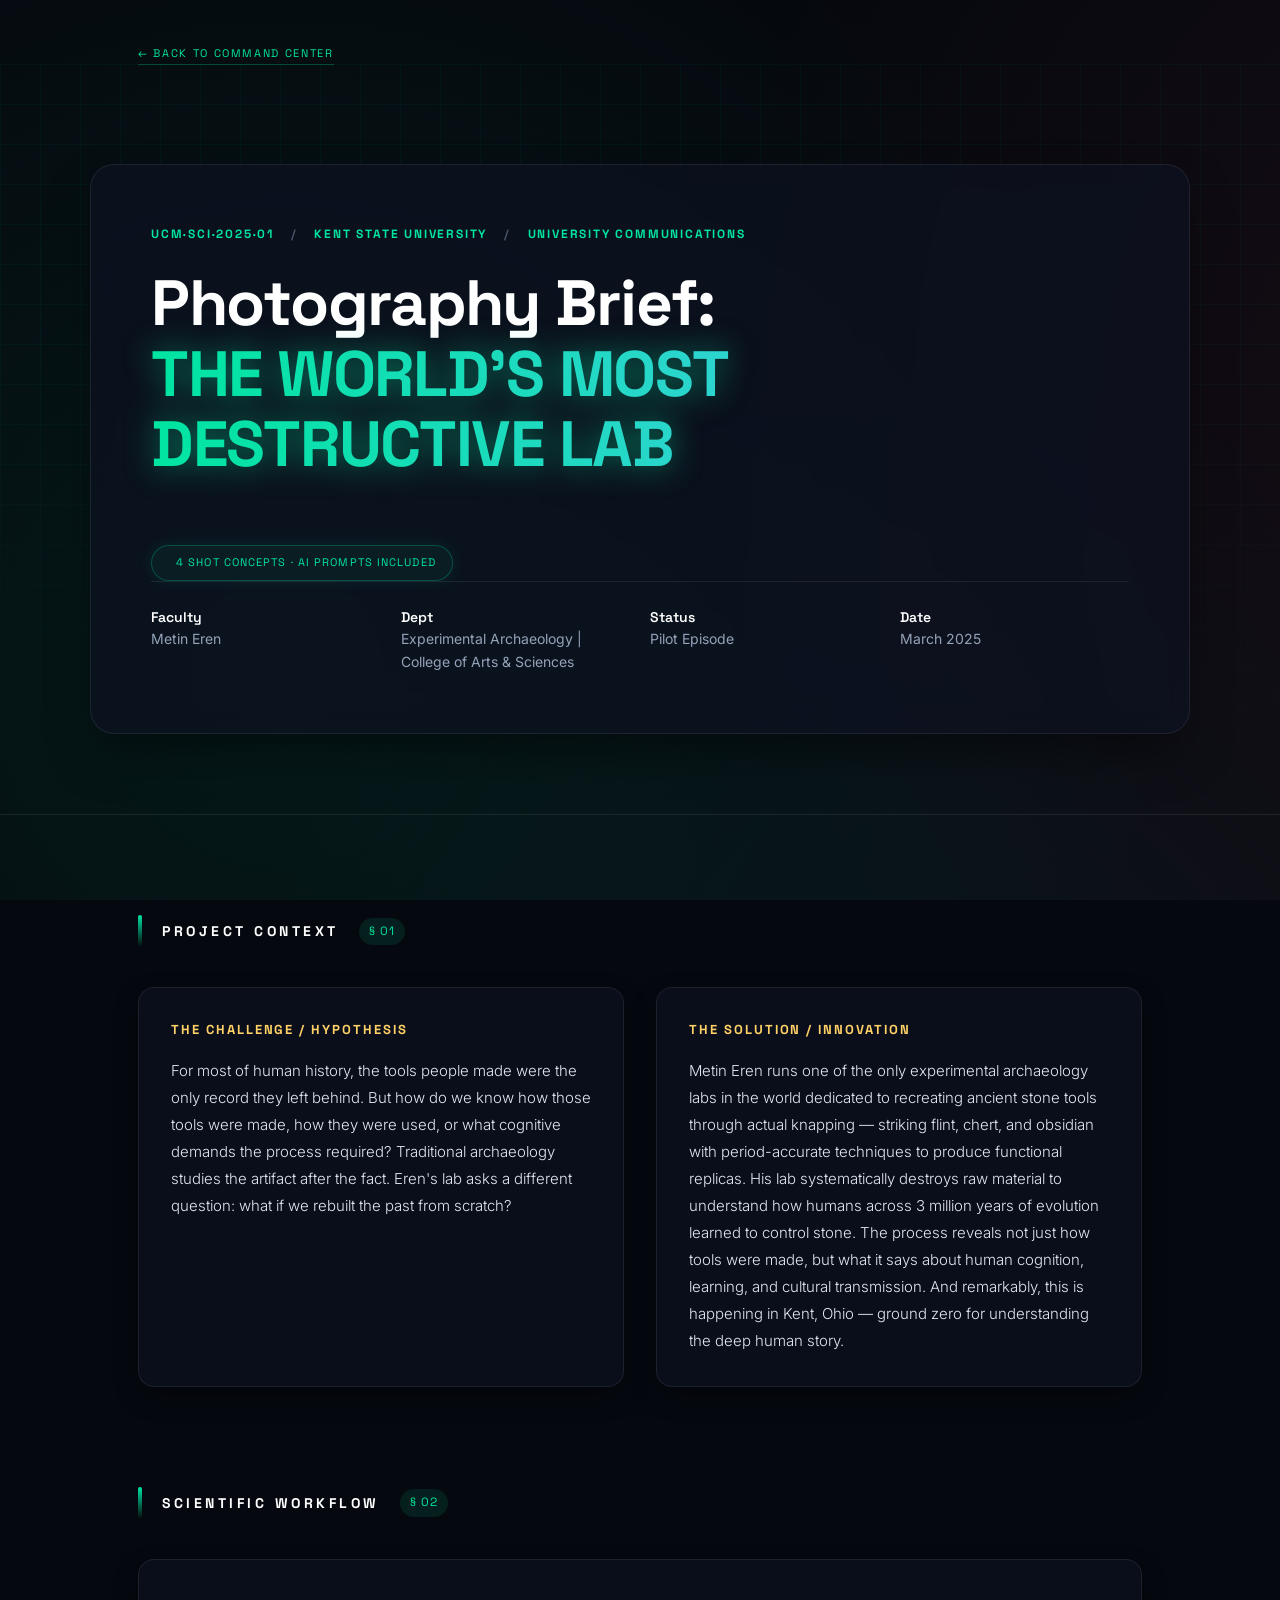
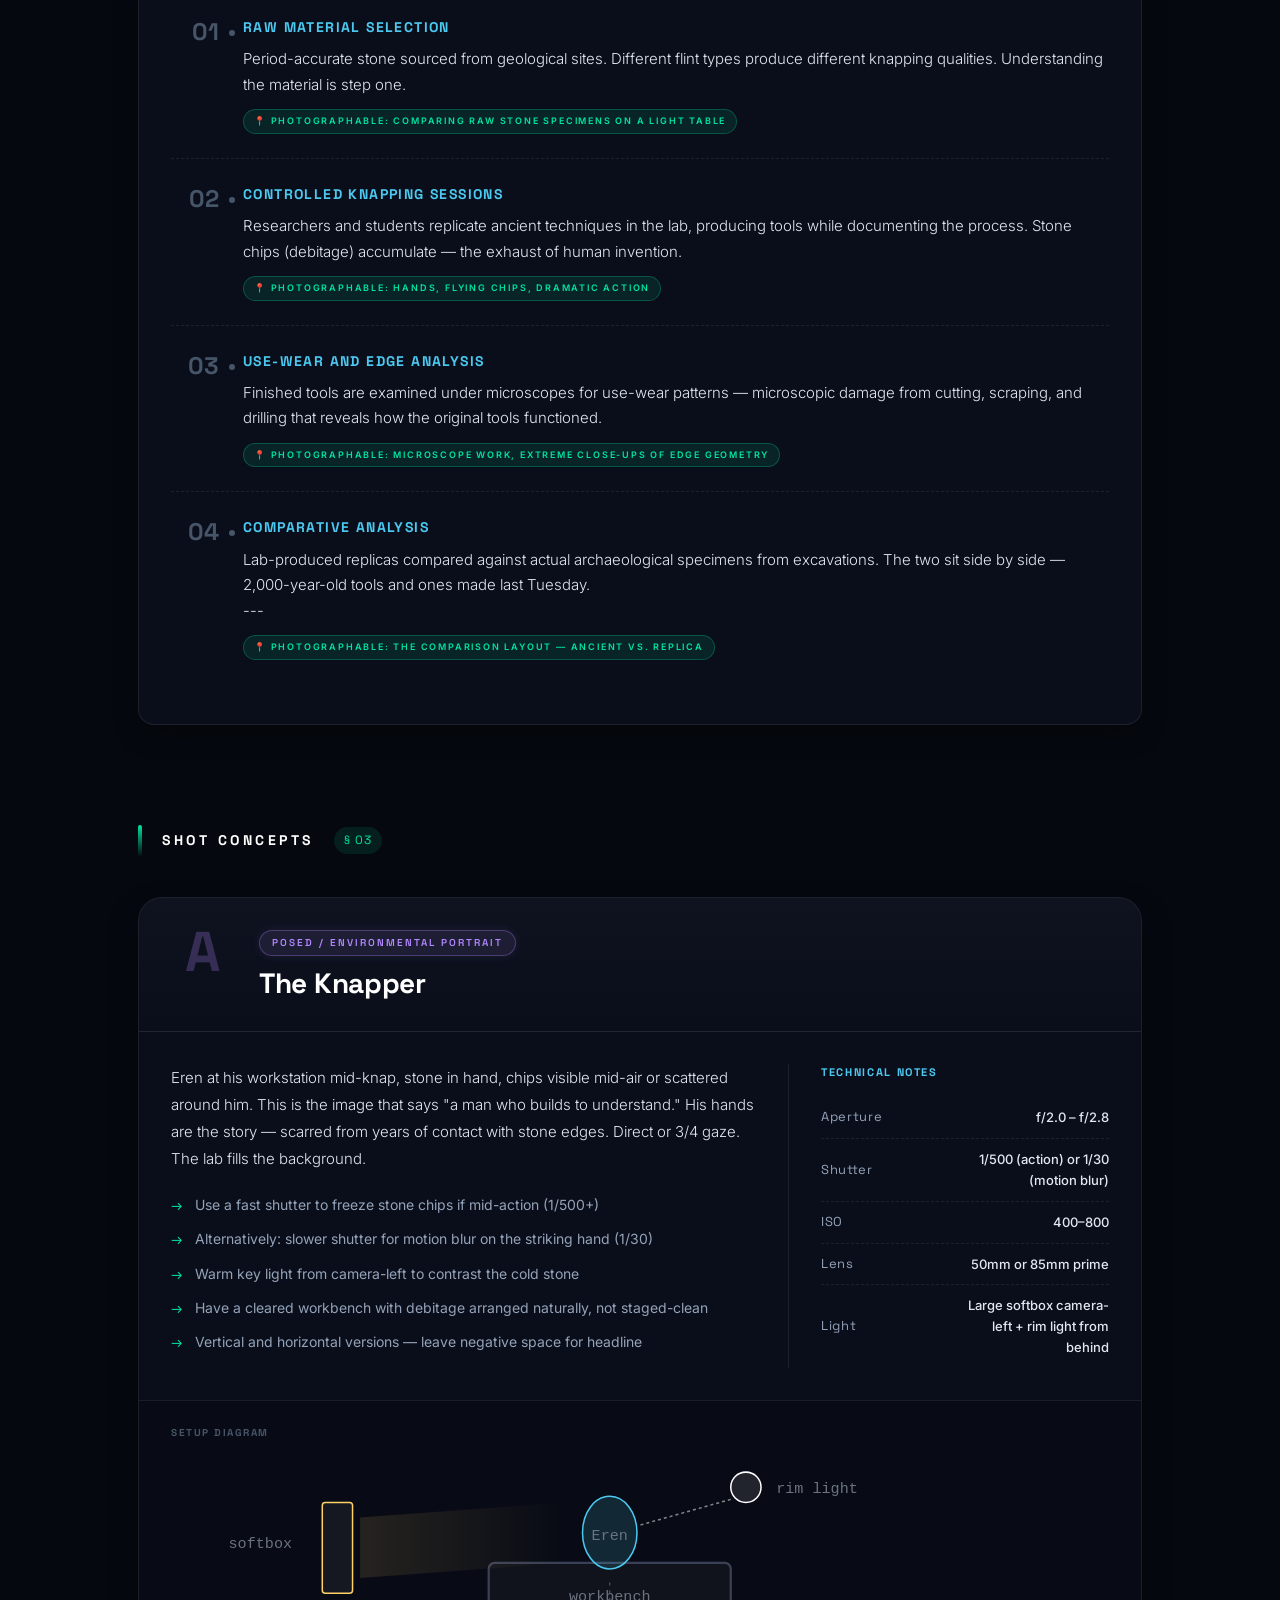
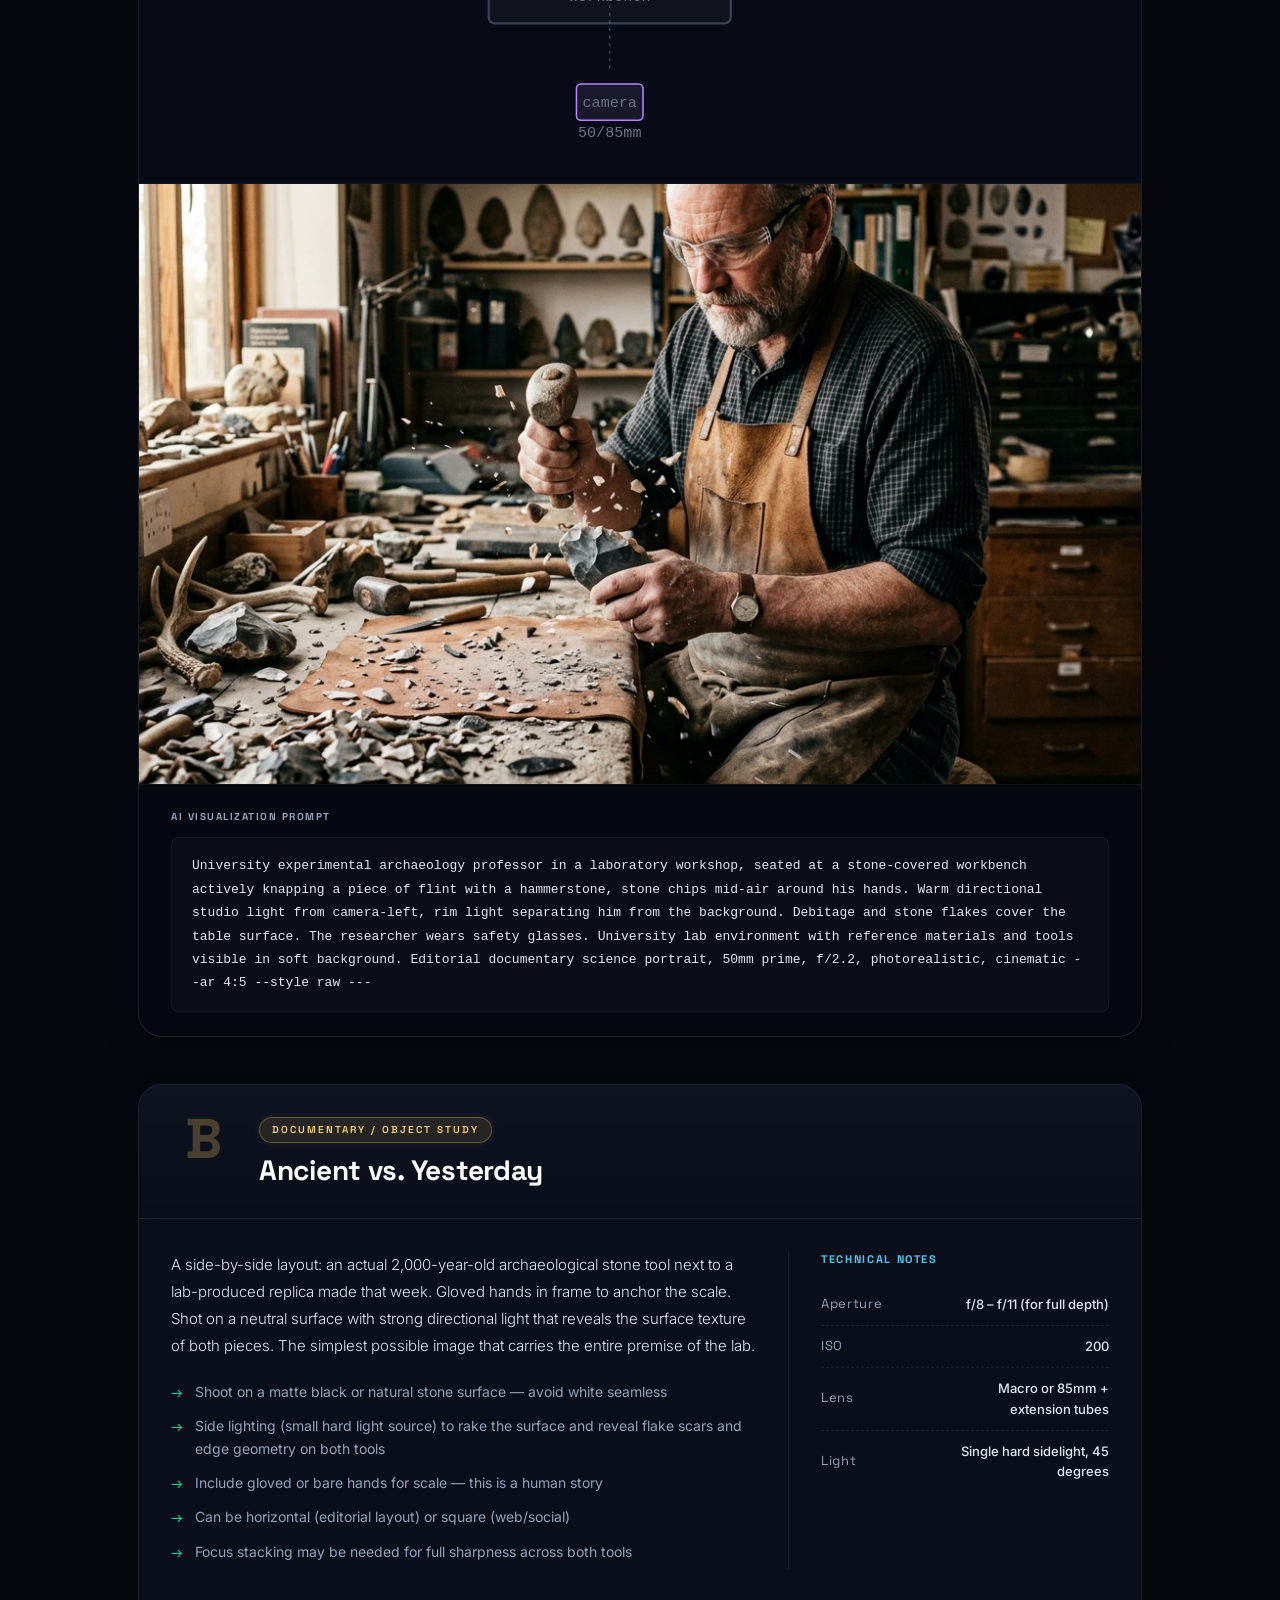
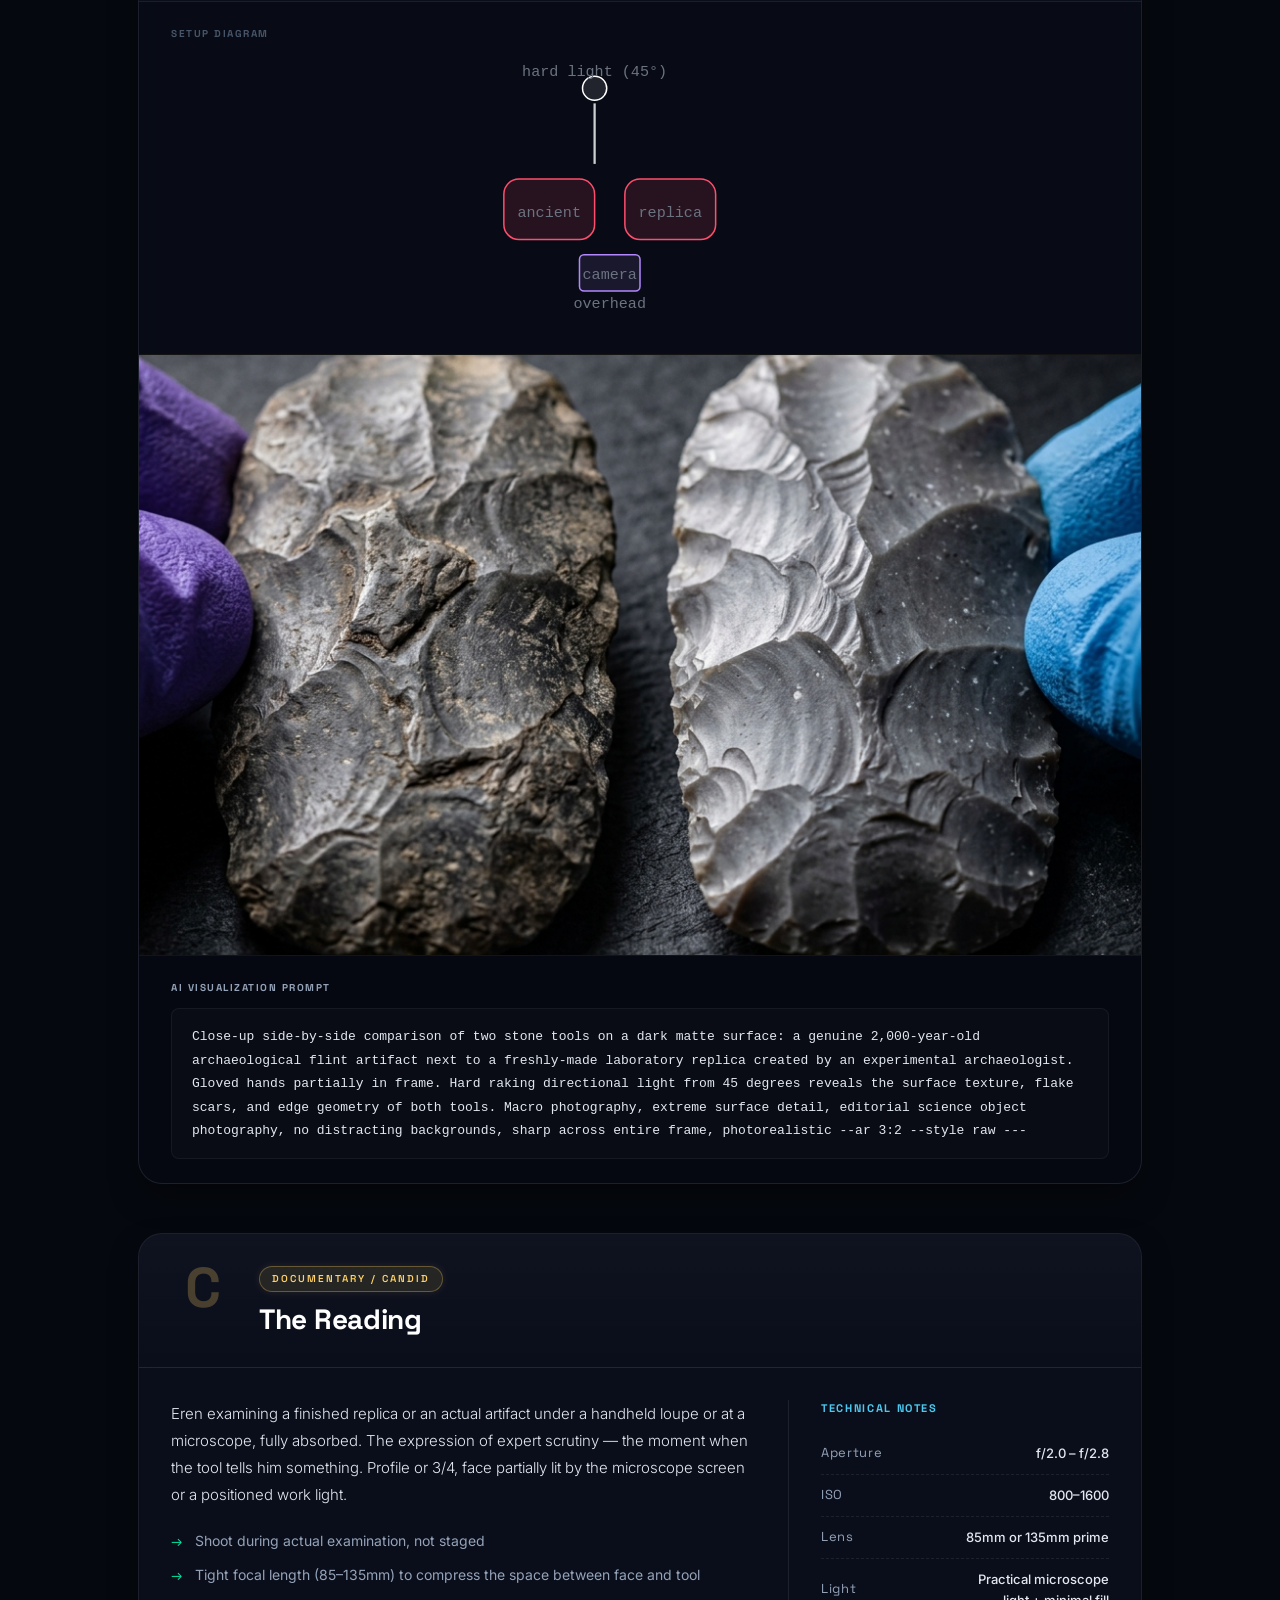
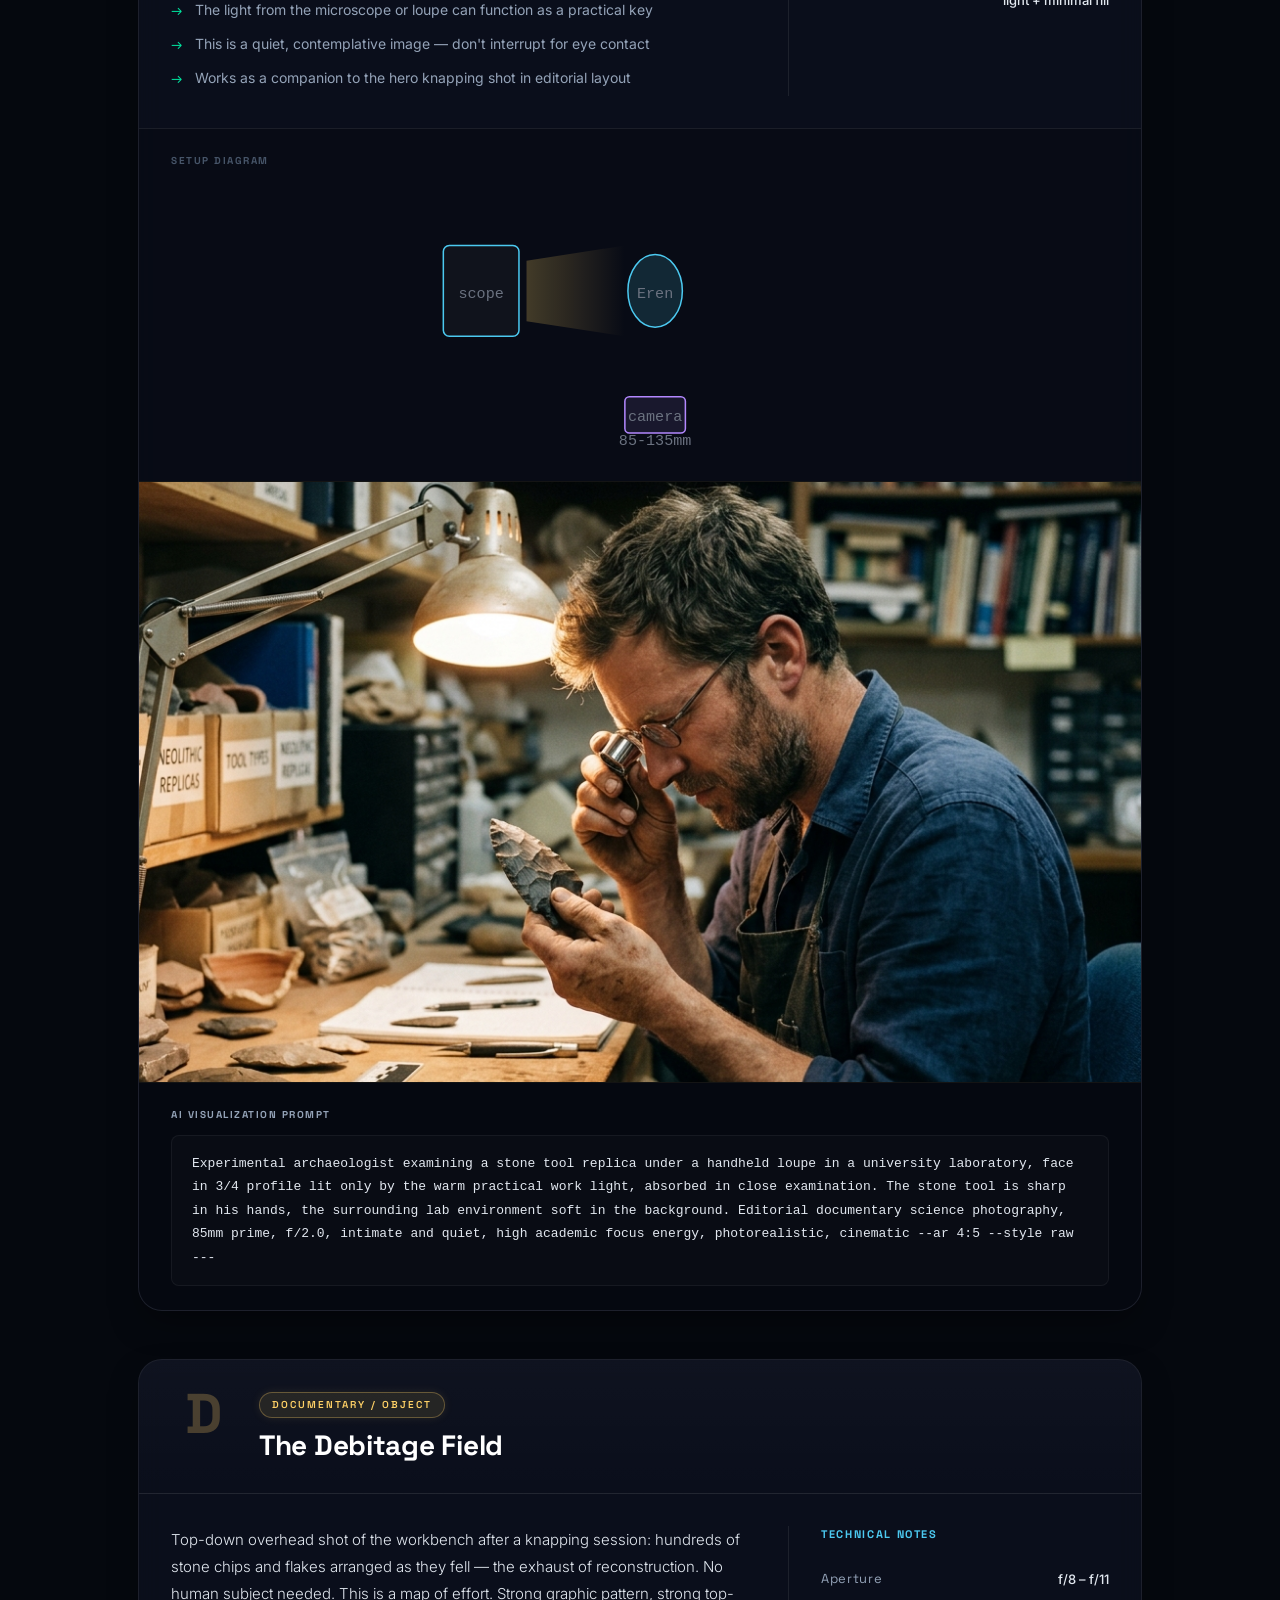
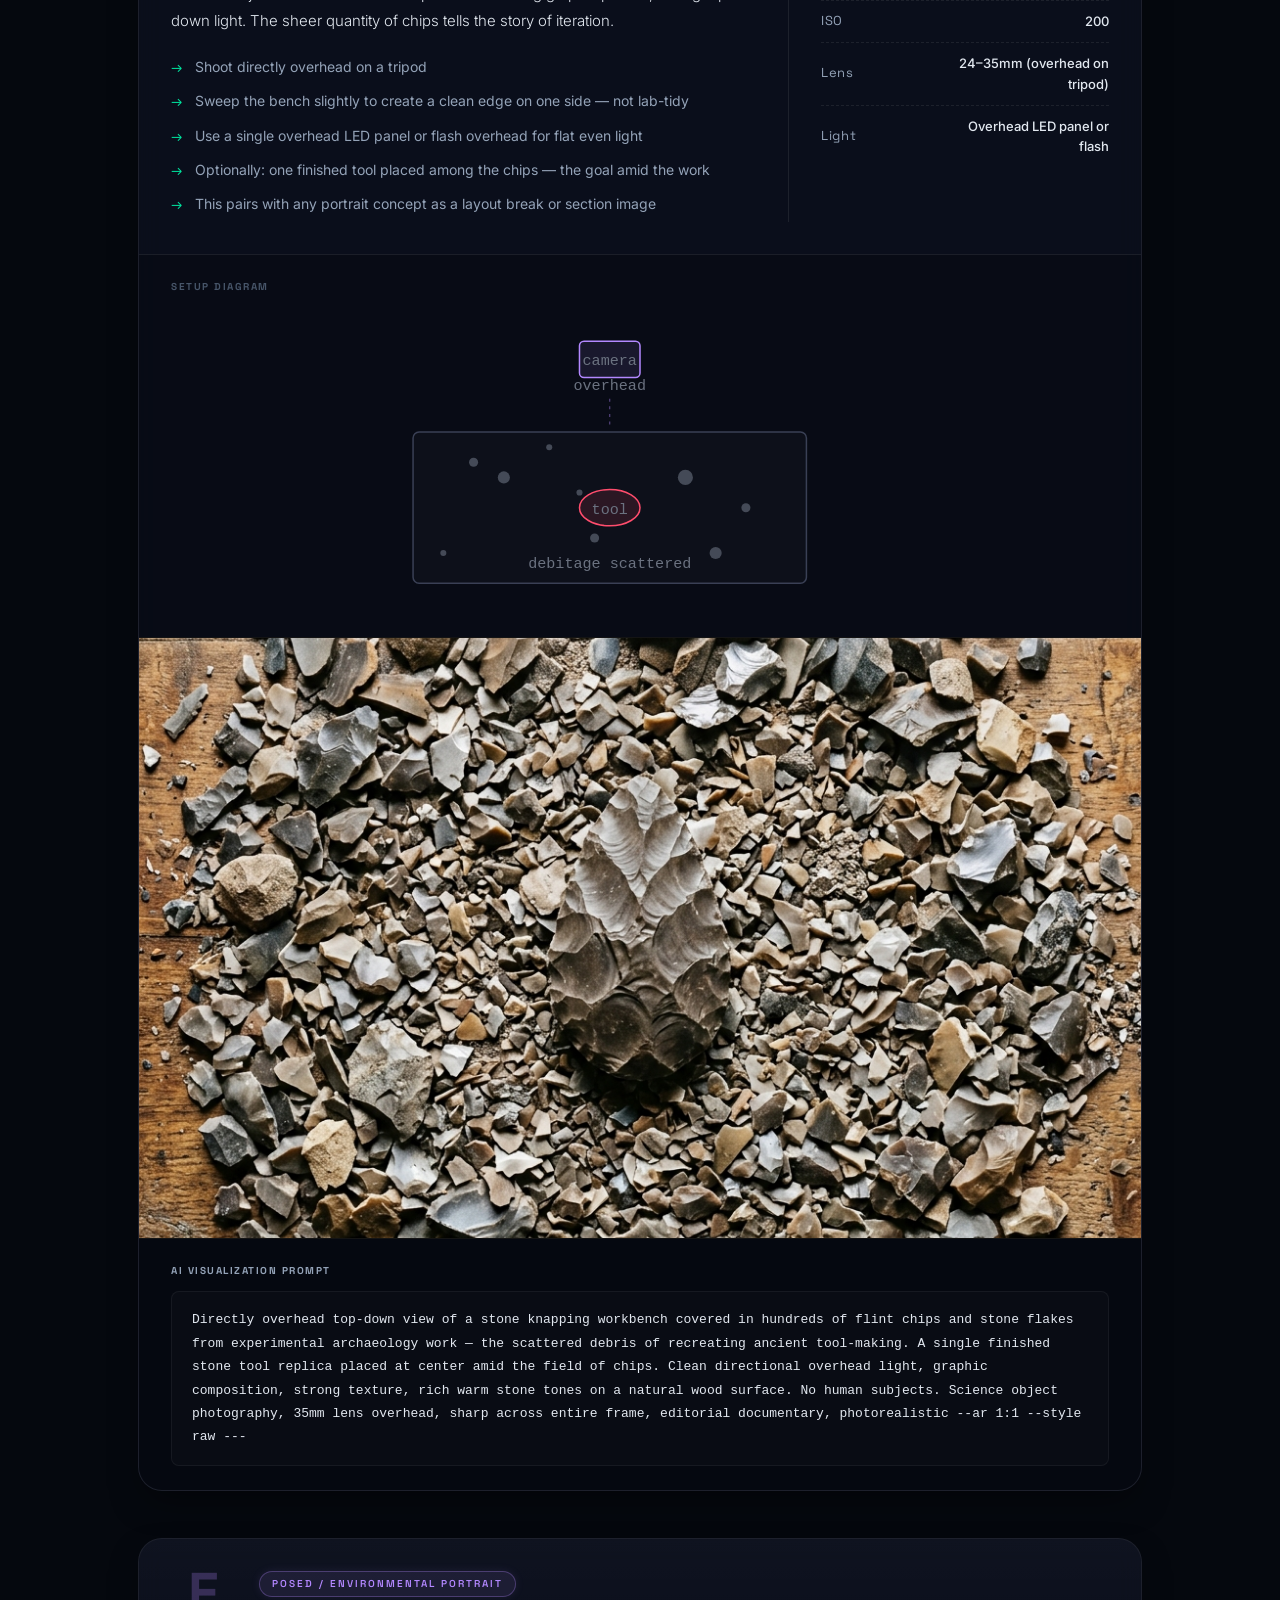
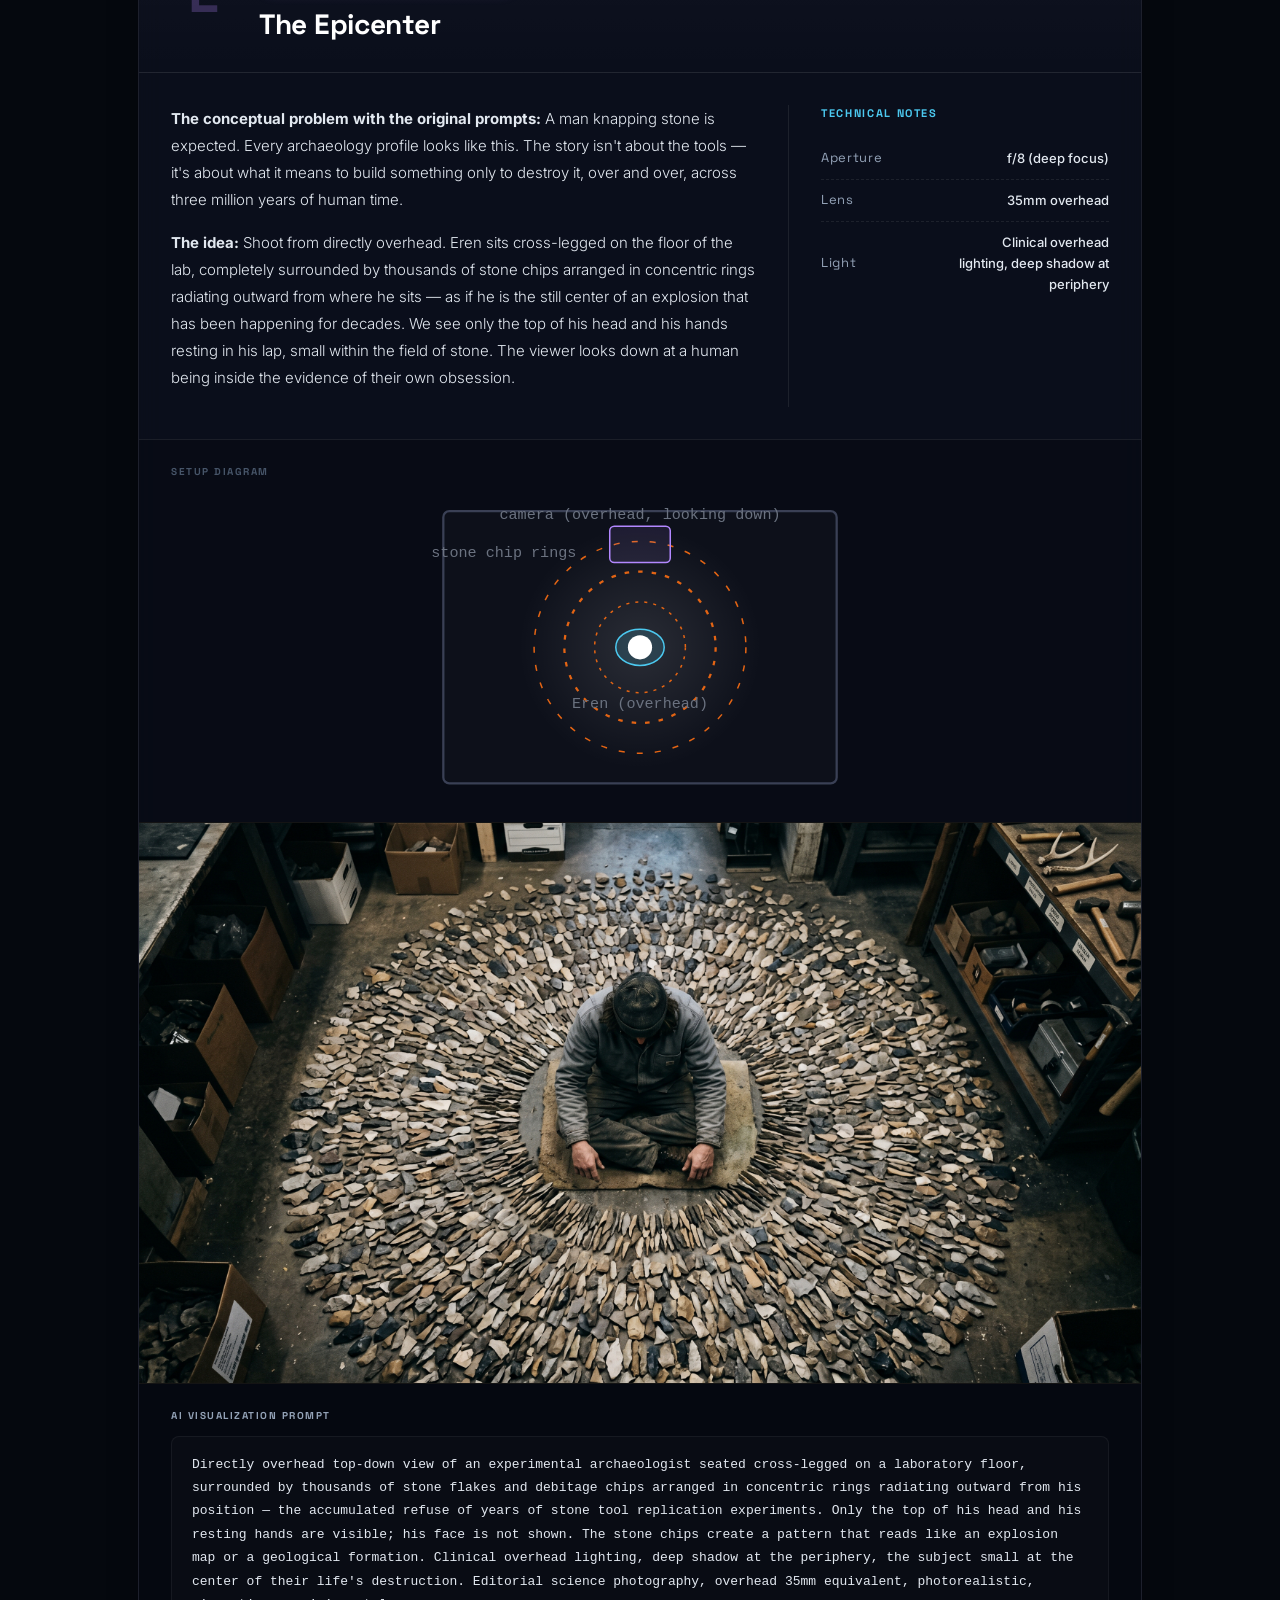
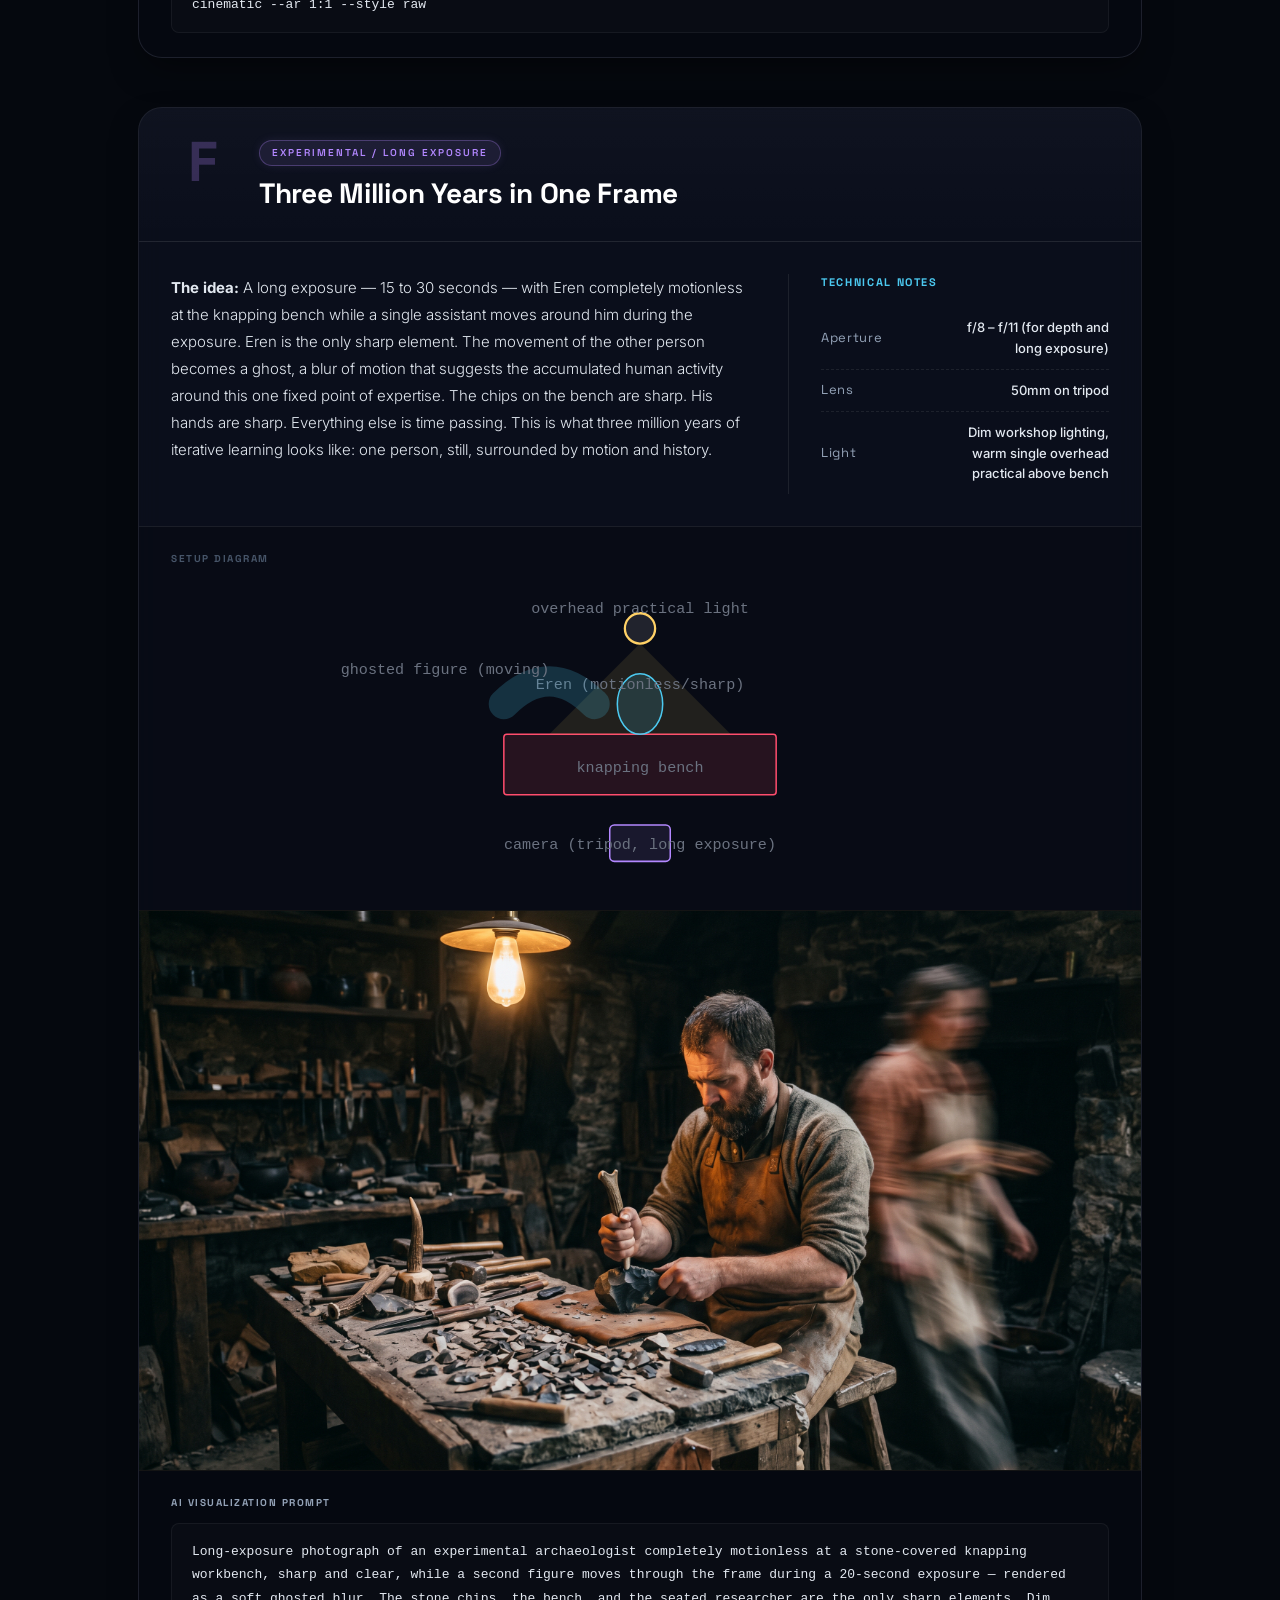
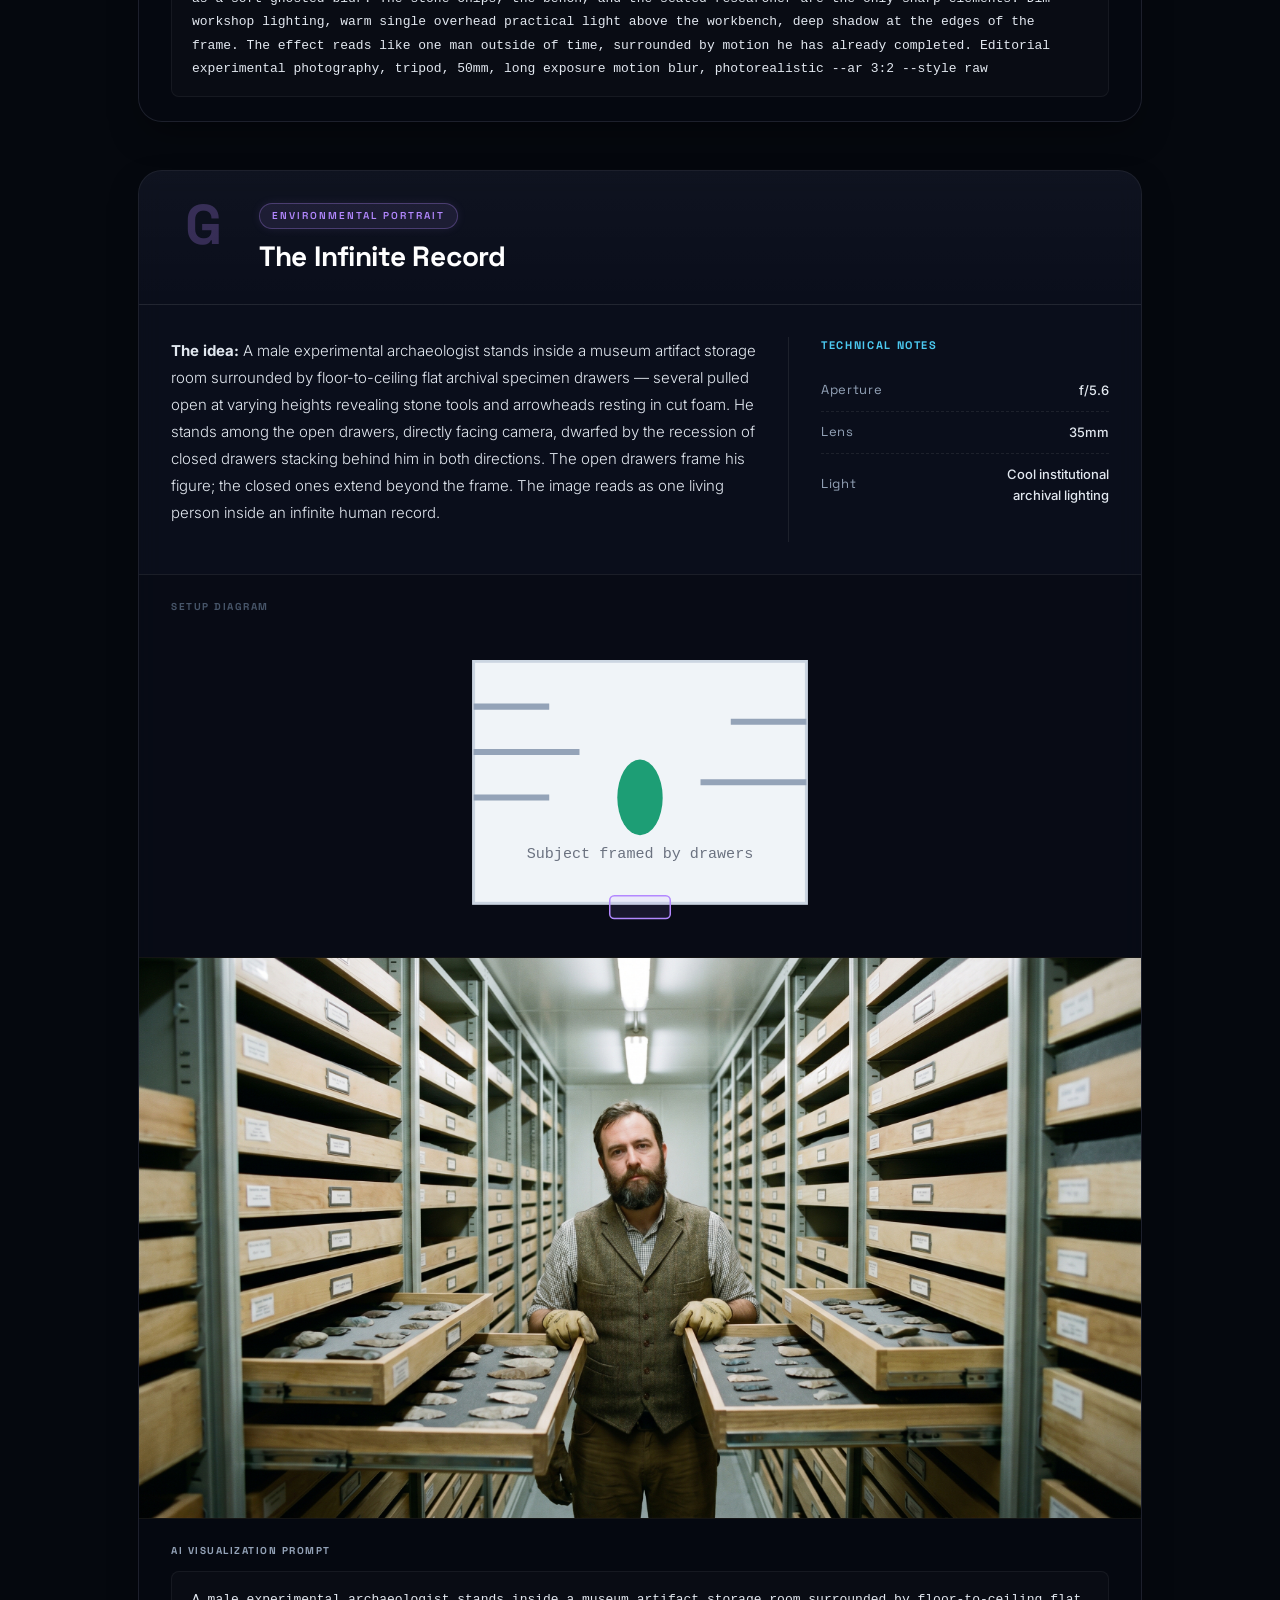
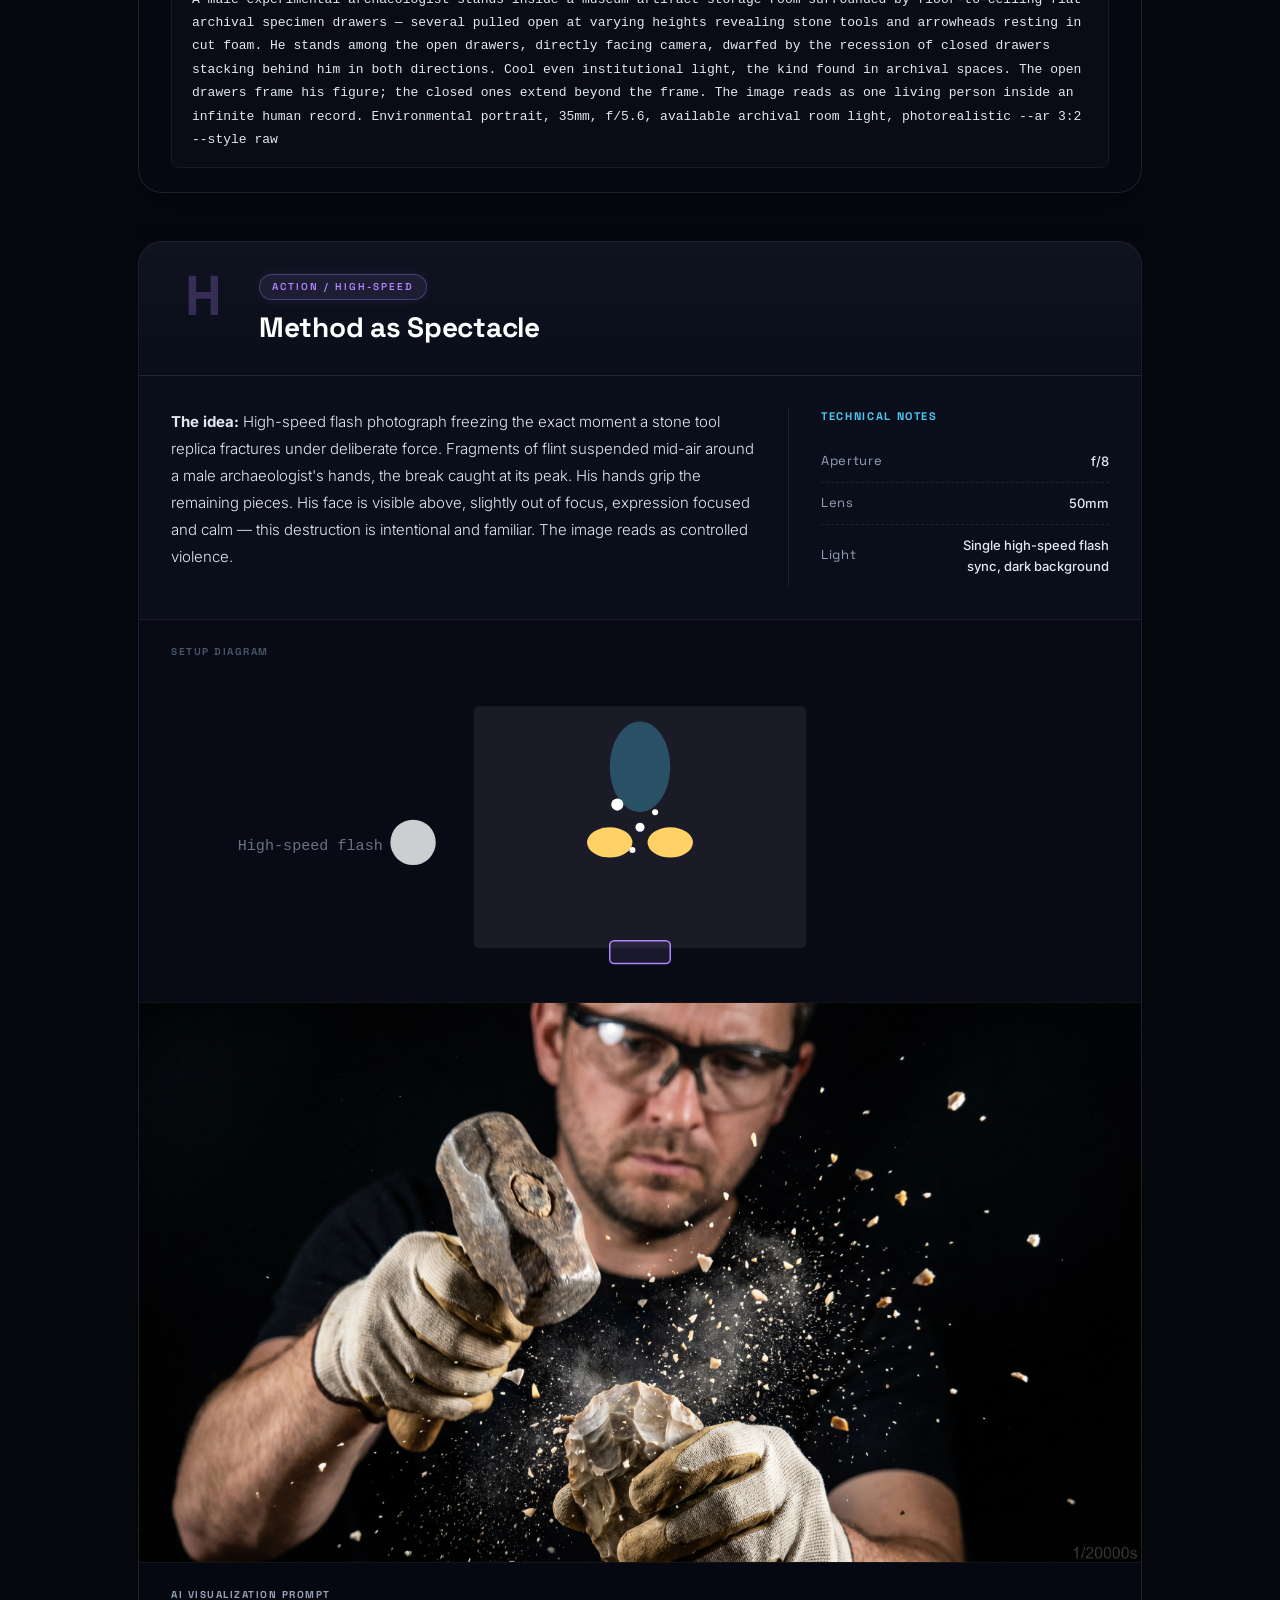
<file: Eren/eren-shoot-brief.html>
<!DOCTYPE html>
<html lang="en">
<head>
<meta charset="UTF-8">
<meta name="viewport" content="width=device-width, initial-scale=1.0">
<title>Shoot Brief — THE WORLD'S MOST DESTRUCTIVE LAB</title>
<link rel="preconnect" href="https://fonts.googleapis.com">
<link rel="preconnect" href="https://fonts.gstatic.com" crossorigin>
<link href="https://fonts.googleapis.com/css2?family=Inter:wght@300;400;500;600&family=Space+Grotesk:wght@500;700&display=swap" rel="stylesheet">
<link rel="stylesheet" href="../css/theme.css">
<style>
.concept-diagram pre {
  white-space: pre;
  overflow-x: auto;
}
</style>
</head>
<body>
<div style="padding: 40px 48px 0; max-width: 1100px; margin: 0 auto;"><a href="../index.html" style="color: var(--green); text-decoration: none; font-family: var(--font-display); font-size: 11px; letter-spacing: 0.15em; text-transform: uppercase; border-bottom: 1px solid var(--border); padding-bottom: 4px; transition: color 0.2s ease;">← Back to Command Center</a></div>

<!-- ══ COVER ══════════════════════════════════════════════ -->
<div class="cover">
  <div class="cover-content">
    <div class="cover-meta">
      UCM·SCI·2025·01 <span>/</span> Kent State University <span>/</span> University Communications 
    </div>
    <h1>Photography Brief:<br><em>THE WORLD'S MOST DESTRUCTIVE LAB</em></h1>
    <div class="cover-tag"><span class="pulse-dot"></span> 4 Shot Concepts · AI Prompts Included</div>
    <div class="cover-sub">
      <div><strong>Faculty</strong><br>Metin Eren</div>
      <div><strong>Dept</strong><br>Experimental Archaeology | College of Arts & Sciences</div>
      <div><strong>Status</strong><br>Pilot Episode</div>
      <div><strong>Date</strong><br>March 2025</div>
    </div>
  </div>
</div>

<div class="page">

<!-- ══ 01 RESEARCH ════════════════════════════════════════ -->
<div class="section-label">
  <h2>Project Context</h2>
  <span class="section-num">§ 01</span>
</div>

<div class="research-grid">
  <div class="info-card">
    <h3>The Challenge / Hypothesis</h3>
    <p>For most of human history, the tools people made were the only record they left
behind. But how do we know how those tools were made, how they were used, or
what cognitive demands the process required? Traditional archaeology studies the
artifact after the fact. Eren's lab asks a different question: what if we rebuilt
the past from scratch?</p>
  </div>
  <div class="info-card">
    <h3>The Solution / Innovation</h3>
    <p>Metin Eren runs one of the only experimental archaeology labs in the world
dedicated to recreating ancient stone tools through actual knapping — striking
flint, chert, and obsidian with period-accurate techniques to produce functional
replicas. His lab systematically destroys raw material to understand how humans
across 3 million years of evolution learned to control stone. The process reveals
not just how tools were made, but what it says about human cognition, learning,
and cultural transmission. And remarkably, this is happening in Kent, Ohio —
ground zero for understanding the deep human story.</p>
  </div>
</div>

<!-- ══ 02 WORKFLOW ═════════════════════════════════════════ -->
<div class="section-label">
  <h2>Scientific Workflow</h2>
  <span class="section-num">§ 02</span>
</div>

<div class="info-card-full">
  <div class="workflow">

    <div class="workflow-step">
      <div class="workflow-num">01</div>
      <div class="workflow-content">
        <h4>Raw Material Selection</h4>
        <p>Period-accurate stone sourced from geological sites. Different flint types
produce different knapping qualities. Understanding the material is step one.</p>
        <div class="workflow-badge">📍 Photographable: comparing raw stone specimens on a light table</div>
      </div>
    </div>
    <div class="workflow-step">
      <div class="workflow-num">02</div>
      <div class="workflow-content">
        <h4>Controlled Knapping Sessions</h4>
        <p>Researchers and students replicate ancient techniques in the lab, producing
tools while documenting the process. Stone chips (debitage) accumulate — the
exhaust of human invention.</p>
        <div class="workflow-badge">📍 Photographable: hands, flying chips, dramatic action</div>
      </div>
    </div>
    <div class="workflow-step">
      <div class="workflow-num">03</div>
      <div class="workflow-content">
        <h4>Use-Wear and Edge Analysis</h4>
        <p>Finished tools are examined under microscopes for use-wear patterns —
microscopic damage from cutting, scraping, and drilling that reveals how the
original tools functioned.</p>
        <div class="workflow-badge">📍 Photographable: microscope work, extreme close-ups of edge geometry</div>
      </div>
    </div>
    <div class="workflow-step">
      <div class="workflow-num">04</div>
      <div class="workflow-content">
        <h4>Comparative Analysis</h4>
        <p>Lab-produced replicas compared against actual archaeological specimens from
excavations. The two sit side by side — 2,000-year-old tools and ones made
last Tuesday.</p>
    <p>---</p>
        <div class="workflow-badge">📍 Photographable: the comparison layout — ancient vs. replica</div>
      </div>
    </div>
  </div>
</div>

<!-- ══ 03 SHOT CONCEPTS ════════════════════════════════════ -->
<div class="section-label">
  <h2>Shot Concepts</h2>
  <span class="section-num">§ 03</span>
</div>


<div class="concept-card posed">
  <div class="concept-header">
    <div class="concept-num">A</div>
    <div class="concept-meta">
      <div class="concept-type-badge">Posed / Environmental Portrait</div>
      <div class="concept-title">The Knapper</div>
    </div>
  </div>

  <div class="concept-body">
    <div class="concept-desc">
      <p>Eren at his workstation mid-knap, stone in hand, chips visible mid-air or
scattered around him. This is the image that says "a man who builds to
understand." His hands are the story — scarred from years of contact with
stone edges. Direct or 3/4 gaze. The lab fills the background.</p>
      <ul>
        <li>Use a fast shutter to freeze stone chips if mid-action (1/500+)</li>
<li>Alternatively: slower shutter for motion blur on the striking hand (1/30)</li>
<li>Warm key light from camera-left to contrast the cold stone</li>
<li>Have a cleared workbench with debitage arranged naturally, not staged-clean</li>
<li>Vertical and horizontal versions — leave negative space for headline</li>

      </ul>
    </div>
    <div class="concept-tech">
      <h5>Technical Notes</h5>
      <div class="tech-line"><span class="tech-key">Aperture</span><span class="tech-val">f/2.0 – f/2.8</span></div>
<div class="tech-line"><span class="tech-key">Shutter</span><span class="tech-val">1/500 (action) or 1/30 (motion blur)</span></div>
<div class="tech-line"><span class="tech-key">ISO</span><span class="tech-val">400–800</span></div>
<div class="tech-line"><span class="tech-key">Lens</span><span class="tech-val">50mm or 85mm prime</span></div>
<div class="tech-line"><span class="tech-key">Light</span><span class="tech-val">Large softbox camera-left + rim light from behind</span></div>

    </div>
  </div>

  <div class="concept-diagram">
    <h5>Setup Diagram</h5>
    <svg width="100%" viewBox="0 0 620 200" style="display:block;">
      <!-- Bench -->
      <rect x="210" y="70" width="160" height="40" rx="4" fill="rgba(255,255,255,0.03)" stroke="#3a4055" stroke-width="1.5"/>
      <text class="diag-label" x="290" y="95" text-anchor="middle">workbench</text>
      <!-- Eren -->
      <ellipse cx="290" cy="50" rx="18" ry="24" class="diag-subject"/>
      <text class="diag-label" x="290" y="55" text-anchor="middle">Eren</text>
      <!-- Camera -->
      <rect x="268" y="150" width="44" height="24" rx="3" class="diag-camera"/>
      <text class="diag-label" x="290" y="165" text-anchor="middle">camera</text>
      <text class="diag-label" x="290" y="185" text-anchor="middle" fill="#b388ff">50/85mm</text>
      <line x1="290" y1="140" x2="290" y2="80" stroke="#b388ff" stroke-width="0.7" stroke-dasharray="2 3" opacity="0.5"/>
      <!-- Softbox -->
      <rect x="100" y="30" width="20" height="60" rx="2" fill="rgba(255,255,255,0.05)" stroke="#ffd166" stroke-width="1"/>
      <text class="diag-label" x="80" y="60" text-anchor="end" fill="#ffd166">softbox</text>
      <!-- Light cone from softbox -->
      <polygon points="125,40 260,30 260,70 125,80" fill="url(#grad1)" opacity="0.2"/>
      <!-- Rim -->
      <circle cx="380" cy="20" r="10" fill="rgba(255,255,255,0.1)" stroke="#fff" stroke-width="1"/>
      <text class="diag-label" x="400" y="24" fill="#fff">rim light</text>
      <line x1="370" y1="28" x2="310" y2="45" stroke="#fff" stroke-width="1" stroke-dasharray="2 2" opacity="0.5"/>
      
      <defs>
        <linearGradient id="grad1" x1="0%" y1="0%" x2="100%" y2="0%">
          <stop offset="0%" stop-color="#ffd166" stop-opacity="0.6"/>
          <stop offset="100%" stop-color="#ffd166" stop-opacity="0"/>
        </linearGradient>
      </defs>
    </svg>
  </div>

  <div class="concept-generated-img">
    <img src="./images/concept_a.png" alt="Concept A Generated Image" style="width: 100%; height: 100%; object-fit: cover;">
  </div>
  <div class="concept-prompt">
    <h5>AI Visualization Prompt</h5>
    <div class="prompt-text">University experimental archaeology professor in a laboratory workshop, seated at a stone-covered workbench actively knapping a piece of flint with a hammerstone, stone chips mid-air around his hands. Warm directional studio light from camera-left, rim light separating him from the background. Debitage and stone flakes cover the table surface. The researcher wears safety glasses. University lab environment with reference materials and tools visible in soft background. Editorial documentary science portrait, 50mm prime, f/2.2, photorealistic, cinematic --ar 4:5 --style raw  ---</div>
  </div>
</div>

<div class="concept-card doc">
  <div class="concept-header">
    <div class="concept-num">B</div>
    <div class="concept-meta">
      <div class="concept-type-badge">Documentary / Object Study</div>
      <div class="concept-title">Ancient vs. Yesterday</div>
    </div>
  </div>

  <div class="concept-body">
    <div class="concept-desc">
      <p>A side-by-side layout: an actual 2,000-year-old archaeological stone tool next
to a lab-produced replica made that week. Gloved hands in frame to anchor the
scale. Shot on a neutral surface with strong directional light that reveals the
surface texture of both pieces. The simplest possible image that carries the
entire premise of the lab.</p>
      <ul>
        <li>Shoot on a matte black or natural stone surface — avoid white seamless</li>
<li>Side lighting (small hard light source) to rake the surface and reveal flake scars and edge geometry on both tools</li>
<li>Include gloved or bare hands for scale — this is a human story</li>
<li>Can be horizontal (editorial layout) or square (web/social)</li>
<li>Focus stacking may be needed for full sharpness across both tools</li>

      </ul>
    </div>
    <div class="concept-tech">
      <h5>Technical Notes</h5>
      <div class="tech-line"><span class="tech-key">Aperture</span><span class="tech-val">f/8 – f/11 (for full depth)</span></div>
<div class="tech-line"><span class="tech-key">ISO</span><span class="tech-val">200</span></div>
<div class="tech-line"><span class="tech-key">Lens</span><span class="tech-val">Macro or 85mm + extension tubes</span></div>
<div class="tech-line"><span class="tech-key">Light</span><span class="tech-val">Single hard sidelight, 45 degrees</span></div>

    </div>
  </div>

  <div class="concept-diagram">
    <h5>Setup Diagram</h5>
    <svg width="100%" viewBox="0 0 620 180" style="display:block;">
      <!-- Tools -->
      <rect x="220" y="80" width="60" height="40" rx="10" class="diag-object"/>
      <text class="diag-label" x="250" y="105" text-anchor="middle">ancient</text>
      <rect x="300" y="80" width="60" height="40" rx="10" class="diag-object"/>
      <text class="diag-label" x="330" y="105" text-anchor="middle">replica</text>
      <!-- Hard sidelight -->
      <circle cx="280" cy="20" r="8" fill="rgba(255,255,255,0.1)" stroke="#fff" stroke-width="1"/>
      <text class="diag-label" x="280" y="12" text-anchor="middle" fill="#fff">hard light (45°)</text>
      <line x1="280" y1="30" x2="280" y2="70" stroke="#fff" stroke-width="1.5" opacity="0.8"/>
      <!-- Camera -->
      <rect x="270" y="130" width="40" height="24" rx="3" class="diag-camera"/>
      <text class="diag-label" x="290" y="146" text-anchor="middle">camera</text>
      <text class="diag-label" x="290" y="165" text-anchor="middle" fill="#b388ff">overhead</text>
    </svg>
  </div>

  <div class="concept-generated-img">
    <img src="./images/concept_b.png" alt="Concept B Generated Image" style="width: 100%; height: 100%; object-fit: cover;">
  </div>
  <div class="concept-prompt">
    <h5>AI Visualization Prompt</h5>
    <div class="prompt-text">Close-up side-by-side comparison of two stone tools on a dark matte surface: a genuine 2,000-year-old archaeological flint artifact next to a freshly-made laboratory replica created by an experimental archaeologist. Gloved hands partially in frame. Hard raking directional light from 45 degrees reveals the surface texture, flake scars, and edge geometry of both tools. Macro photography, extreme surface detail, editorial science object photography, no distracting backgrounds, sharp across entire frame, photorealistic --ar 3:2 --style raw  ---</div>
  </div>
</div>

<div class="concept-card doc">
  <div class="concept-header">
    <div class="concept-num">C</div>
    <div class="concept-meta">
      <div class="concept-type-badge">Documentary / Candid</div>
      <div class="concept-title">The Reading</div>
    </div>
  </div>

  <div class="concept-body">
    <div class="concept-desc">
      <p>Eren examining a finished replica or an actual artifact under a handheld loupe
or at a microscope, fully absorbed. The expression of expert scrutiny — the
moment when the tool tells him something. Profile or 3/4, face partially lit
by the microscope screen or a positioned work light.</p>
      <ul>
        <li>Shoot during actual examination, not staged</li>
<li>Tight focal length (85–135mm) to compress the space between face and tool</li>
<li>The light from the microscope or loupe can function as a practical key</li>
<li>This is a quiet, contemplative image — don't interrupt for eye contact</li>
<li>Works as a companion to the hero knapping shot in editorial layout</li>

      </ul>
    </div>
    <div class="concept-tech">
      <h5>Technical Notes</h5>
      <div class="tech-line"><span class="tech-key">Aperture</span><span class="tech-val">f/2.0 – f/2.8</span></div>
<div class="tech-line"><span class="tech-key">ISO</span><span class="tech-val">800–1600</span></div>
<div class="tech-line"><span class="tech-key">Lens</span><span class="tech-val">85mm or 135mm prime</span></div>
<div class="tech-line"><span class="tech-key">Light</span><span class="tech-val">Practical microscope light + minimal fill</span></div>

    </div>
  </div>

  <div class="concept-diagram">
    <h5>Setup Diagram</h5>
    <svg width="100%" viewBox="0 0 620 180" style="display:block;">
      <!-- Microscope -->
      <rect x="180" y="40" width="50" height="60" rx="4" fill="rgba(255,255,255,0.03)" stroke="#4cc9f0" stroke-width="1"/>
      <text class="diag-label" x="205" y="75" text-anchor="middle" fill="#4cc9f0">scope</text>
      <!-- Light spill -->
      <polygon points="235,50 300,40 300,100 235,90" fill="url(#grad2)" opacity="0.3"/>
      <!-- Eren -->
      <ellipse cx="320" cy="70" rx="18" ry="24" class="diag-subject"/>
      <text class="diag-label" x="320" y="75" text-anchor="middle">Eren</text>
      <!-- Camera -->
      <rect x="300" y="140" width="40" height="24" rx="3" class="diag-camera"/>
      <text class="diag-label" x="320" y="156" text-anchor="middle">camera</text>
      <text class="diag-label" x="320" y="172" text-anchor="middle" fill="#b388ff">85-135mm</text>
      
      <defs>
        <linearGradient id="grad2" x1="0%" y1="0%" x2="100%" y2="0%">
          <stop offset="0%" stop-color="#ffd166" stop-opacity="0.8"/>
          <stop offset="100%" stop-color="#ffd166" stop-opacity="0"/>
        </linearGradient>
      </defs>
    </svg>
  </div>

  <div class="concept-generated-img">
    <img src="./images/concept_c.png" alt="Concept C Generated Image" style="width: 100%; height: 100%; object-fit: cover;">
  </div>
  <div class="concept-prompt">
    <h5>AI Visualization Prompt</h5>
    <div class="prompt-text">Experimental archaeologist examining a stone tool replica under a handheld loupe in a university laboratory, face in 3/4 profile lit only by the warm practical work light, absorbed in close examination. The stone tool is sharp in his hands, the surrounding lab environment soft in the background. Editorial documentary science photography, 85mm prime, f/2.0, intimate and quiet, high academic focus energy, photorealistic, cinematic --ar 4:5 --style raw  ---</div>
  </div>
</div>

<div class="concept-card doc">
  <div class="concept-header">
    <div class="concept-num">D</div>
    <div class="concept-meta">
      <div class="concept-type-badge">Documentary / Object</div>
      <div class="concept-title">The Debitage Field</div>
    </div>
  </div>

  <div class="concept-body">
    <div class="concept-desc">
      <p>Top-down overhead shot of the workbench after a knapping session: hundreds of
stone chips and flakes arranged as they fell — the exhaust of reconstruction.
No human subject needed. This is a map of effort. Strong graphic pattern,
strong top-down light. The sheer quantity of chips tells the story of iteration.</p>
      <ul>
        <li>Shoot directly overhead on a tripod</li>
<li>Sweep the bench slightly to create a clean edge on one side — not lab-tidy</li>
<li>Use a single overhead LED panel or flash overhead for flat even light</li>
<li>Optionally: one finished tool placed among the chips — the goal amid the work</li>
<li>This pairs with any portrait concept as a layout break or section image</li>

      </ul>
    </div>
    <div class="concept-tech">
      <h5>Technical Notes</h5>
      <div class="tech-line"><span class="tech-key">Aperture</span><span class="tech-val">f/8 – f/11</span></div>
<div class="tech-line"><span class="tech-key">ISO</span><span class="tech-val">200</span></div>
<div class="tech-line"><span class="tech-key">Lens</span><span class="tech-val">24–35mm (overhead on tripod)</span></div>
<div class="tech-line"><span class="tech-key">Light</span><span class="tech-val">Overhead LED panel or flash</span></div>

    </div>
  </div>

  <div class="concept-diagram">
    <h5>Setup Diagram</h5>
    <svg width="100%" viewBox="0 0 620 200" style="display:block;">
      <rect x="160" y="80" width="260" height="100" rx="4" fill="rgba(255,255,255,0.02)" stroke="#3a4055" stroke-width="1"/>
      <!-- Debitage -->
      <circle cx="200" cy="100" r="3" fill="#6b7280" opacity="0.6"/>
      <circle cx="220" cy="110" r="4" fill="#6b7280" opacity="0.6"/>
      <circle cx="250" cy="90" r="2" fill="#6b7280" opacity="0.6"/>
      <circle cx="280" cy="150" r="3" fill="#6b7280" opacity="0.6"/>
      <circle cx="340" cy="110" r="5" fill="#6b7280" opacity="0.6"/>
      <circle cx="360" cy="160" r="4" fill="#6b7280" opacity="0.6"/>
      <circle cx="180" cy="160" r="2" fill="#6b7280" opacity="0.6"/>
      <circle cx="380" cy="130" r="3" fill="#6b7280" opacity="0.6"/>
      <circle cx="270" cy="120" r="2" fill="#6b7280" opacity="0.6"/>
      <text class="diag-label" x="290" y="170" text-anchor="middle">debitage scattered</text>
      <!-- Tool -->
      <ellipse cx="290" cy="130" rx="20" ry="12" class="diag-object"/>
      <text class="diag-label" x="290" y="134" text-anchor="middle">tool</text>
      <!-- Camera overhead -->
      <rect x="270" y="20" width="40" height="24" rx="3" class="diag-camera"/>
      <text class="diag-label" x="290" y="36" text-anchor="middle">camera</text>
      <text class="diag-label" x="290" y="52" text-anchor="middle" fill="#b388ff">overhead</text>
      <line x1="290" y1="58" x2="290" y2="76" stroke="#b388ff" stroke-width="0.7" stroke-dasharray="2 3" opacity="0.5"/>
    </svg>
  </div>

  <div class="concept-generated-img">
    <img src="./images/concept_d.png" alt="Concept D Generated Image" style="width: 100%; height: 100%; object-fit: cover;">
  </div>
  <div class="concept-prompt">
    <h5>AI Visualization Prompt</h5>
    <div class="prompt-text">Directly overhead top-down view of a stone knapping workbench covered in hundreds of flint chips and stone flakes from experimental archaeology work — the scattered debris of recreating ancient tool-making. A single finished stone tool replica placed at center amid the field of chips. Clean directional overhead light, graphic composition, strong texture, rich warm stone tones on a natural wood surface. No human subjects. Science object photography, 35mm lens overhead, sharp across entire frame, editorial documentary, photorealistic --ar 1:1 --style raw  ---</div>
  </div>
</div>

<div class="concept-card posed">
  <div class="concept-header">
    <div class="concept-num">E</div>
    <div class="concept-meta">
      <div class="concept-type-badge">Posed / Environmental Portrait</div>
      <div class="concept-title">The Epicenter</div>
    </div>
  </div>

  <div class="concept-body">
    <div class="concept-desc">
      <p><strong>The conceptual problem with the original prompts:</strong> A man knapping stone is expected. Every archaeology profile looks like this. The story isn't about the tools — it's about what it means to build something only to destroy it, over and over, across three million years of human time.</p>
      <p><strong>The idea:</strong> Shoot from directly overhead. Eren sits cross-legged on the floor of the lab, completely surrounded by thousands of stone chips arranged in concentric rings radiating outward from where he sits — as if he is the still center of an explosion that has been happening for decades. We see only the top of his head and his hands resting in his lap, small within the field of stone. The viewer looks down at a human being inside the evidence of their own obsession.</p>
    </div>
    <div class="concept-tech">
      <h5>Technical Notes</h5>
      <div class="tech-line"><span class="tech-key">Aperture</span><span class="tech-val">f/8 (deep focus)</span></div>
      <div class="tech-line"><span class="tech-key">Lens</span><span class="tech-val">35mm overhead</span></div>
      <div class="tech-line"><span class="tech-key">Light</span><span class="tech-val">Clinical overhead lighting, deep shadow at periphery</span></div>
    </div>
  </div>

  <div class="concept-diagram">
    <h5>Setup Diagram</h5>
    <svg width="100%" viewBox="0 0 620 200" style="display:block;">
      <!-- Floor Background -->
      <rect x="180" y="10" width="260" height="180" rx="4" fill="rgba(255,255,255,0.02)" stroke="#3a4055" stroke-width="1.5"/>
      <circle cx="310" cy="100" r="80" fill="url(#grad_overhead)" opacity="0.4"/>
      <!-- Concentric Rings -->
      <circle cx="310" cy="100" r="30" fill="none" stroke="#e36414" stroke-width="1" stroke-dasharray="2 4"/>
      <circle cx="310" cy="100" r="50" fill="none" stroke="#e36414" stroke-width="1.5" stroke-dasharray="3 6"/>
      <circle cx="310" cy="100" r="70" fill="none" stroke="#e36414" stroke-width="1" stroke-dasharray="4 8"/>
      <text class="diag-label" x="220" y="40" text-anchor="middle" fill="#e36414">stone chip rings</text>
      <!-- Eren (Overhead) -->
      <ellipse cx="310" cy="100" rx="16" ry="12" class="diag-subject"/> <!-- Shoulders -->
      <circle cx="310" cy="100" r="8" fill="#fff"/> <!-- Head -->
      <text class="diag-label" x="310" y="140" text-anchor="middle">Eren (overhead)</text>
      <!-- Camera (Overhead) -->
      <rect x="290" y="20" width="40" height="24" rx="3" class="diag-camera"/>
      <text class="diag-label" x="310" y="15" text-anchor="middle">camera (overhead, looking down)</text>
      
      <defs>
        <radialGradient id="grad_overhead">
          <stop offset="0%" stop-color="#fff" stop-opacity="0.3"/>
          <stop offset="100%" stop-color="#fff" stop-opacity="0"/>
        </radialGradient>
      </defs>
    </svg>
  </div>

  <div class="concept-generated-img">
    <img src="./images/concept_e.png" alt="Concept E Generated Image" style="width: 100%; height: 100%; object-fit: cover;">
  </div>
  <div class="concept-prompt">
    <h5>AI Visualization Prompt</h5>
    <div class="prompt-text">Directly overhead top-down view of an experimental archaeologist seated cross-legged on a laboratory floor, surrounded by thousands of stone flakes and debitage chips arranged in concentric rings radiating outward from his position — the accumulated refuse of years of stone tool replication experiments. Only the top of his head and his resting hands are visible; his face is not shown. The stone chips create a pattern that reads like an explosion map or a geological formation. Clinical overhead lighting, deep shadow at the periphery, the subject small at the center of their life's destruction. Editorial science photography, overhead 35mm equivalent, photorealistic, cinematic --ar 1:1 --style raw</div>
  </div>
</div>

<div class="concept-card posed">
  <div class="concept-header">
    <div class="concept-num">F</div>
    <div class="concept-meta">
      <div class="concept-type-badge">Experimental / Long Exposure</div>
      <div class="concept-title">Three Million Years in One Frame</div>
    </div>
  </div>

  <div class="concept-body">
    <div class="concept-desc">
      <p><strong>The idea:</strong> A long exposure — 15 to 30 seconds — with Eren completely motionless at the knapping bench while a single assistant moves around him during the exposure. Eren is the only sharp element. The movement of the other person becomes a ghost, a blur of motion that suggests the accumulated human activity around this one fixed point of expertise. The chips on the bench are sharp. His hands are sharp. Everything else is time passing. This is what three million years of iterative learning looks like: one person, still, surrounded by motion and history.</p>
    </div>
    <div class="concept-tech">
      <h5>Technical Notes</h5>
      <div class="tech-line"><span class="tech-key">Aperture</span><span class="tech-val">f/8 – f/11 (for depth and long exposure)</span></div>
      <div class="tech-line"><span class="tech-key">Lens</span><span class="tech-val">50mm on tripod</span></div>
      <div class="tech-line"><span class="tech-key">Light</span><span class="tech-val">Dim workshop lighting, warm single overhead practical above bench</span></div>
    </div>
  </div>

  <div class="concept-diagram">
    <h5>Setup Diagram</h5>
    <svg width="100%" viewBox="0 0 620 200" style="display:block;">
      <!-- Bench & Light -->
      <rect x="220" y="100" width="180" height="40" rx="2" class="diag-object"/>
      <text class="diag-label" x="310" y="125" text-anchor="middle">knapping bench</text>
      
      <circle cx="310" cy="30" r="10" fill="rgba(255,255,255,0.1)" stroke="#ffd166" stroke-width="1.5"/>
      <text class="diag-label" x="310" y="20" text-anchor="middle" fill="#ffd166">overhead practical light</text>
      <polygon points="310,40 370,100 250,100" fill="#ffd166" opacity="0.1"/>

      <!-- Eren (Sharp) -->
      <ellipse cx="310" cy="80" rx="15" ry="20" class="diag-subject"/>
      <text class="diag-label" x="310" y="70" text-anchor="middle">Eren (motionless/sharp)</text>

      <!-- Ghost Figure -->
      <path d="M 220 80 Q 250 50 280 80" fill="none" stroke="#4cc9f0" stroke-width="20" stroke-linecap="round" opacity="0.2"/>
      <text class="diag-label" x="250" y="60" text-anchor="end" fill="#4cc9f0">ghosted figure (moving)</text>

      <!-- Camera -->
      <rect x="290" y="160" width="40" height="24" rx="3" class="diag-camera"/>
      <text class="diag-label" x="310" y="176" text-anchor="middle">camera (tripod, long exposure)</text>
    </svg>
  </div>

  <div class="concept-generated-img">
    <img src="./images/concept_f.png" alt="Concept F Generated Image" style="width: 100%; height: 100%; object-fit: cover;">
  </div>
  <div class="concept-prompt">
    <h5>AI Visualization Prompt</h5>
    <div class="prompt-text">Long-exposure photograph of an experimental archaeologist completely motionless at a stone-covered knapping workbench, sharp and clear, while a second figure moves through the frame during a 20-second exposure — rendered as a soft ghosted blur. The stone chips, the bench, and the seated researcher are the only sharp elements. Dim workshop lighting, warm single overhead practical light above the workbench, deep shadow at the edges of the frame. The effect reads like one man outside of time, surrounded by motion he has already completed. Editorial experimental photography, tripod, 50mm, long exposure motion blur, photorealistic --ar 3:2 --style raw</div>
  </div>
</div>
<div class="concept-card posed">
  <div class="concept-header">
    <div class="concept-num">G</div>
    <div class="concept-meta">
      <div class="concept-type-badge">Environmental Portrait</div>
      <div class="concept-title">The Infinite Record</div>
    </div>
  </div>

  <div class="concept-body">
    <div class="concept-desc">
      <p><strong>The idea:</strong> A male experimental archaeologist stands inside a museum artifact storage room surrounded by floor-to-ceiling flat archival specimen drawers — several pulled open at varying heights revealing stone tools and arrowheads resting in cut foam. He stands among the open drawers, directly facing camera, dwarfed by the recession of closed drawers stacking behind him in both directions. The open drawers frame his figure; the closed ones extend beyond the frame. The image reads as one living person inside an infinite human record.</p>
    </div>
    <div class="concept-tech">
      <h5>Technical Notes</h5>
      <div class="tech-line"><span class="tech-key">Aperture</span><span class="tech-val">f/5.6</span></div>
      <div class="tech-line"><span class="tech-key">Lens</span><span class="tech-val">35mm</span></div>
      <div class="tech-line"><span class="tech-key">Light</span><span class="tech-val">Cool institutional archival lighting</span></div>
    </div>
  </div>

  <div class="concept-diagram">
    <h5>Setup Diagram</h5>
    <svg width="100%" viewBox="0 0 620 200" style="display:block;">
      <rect x="200" y="20" width="220" height="160" fill="#f0f4f8" stroke="#cbd5e1" stroke-width="2"/>
      <!-- Drawers -->
      <line x1="200" y1="50" x2="250" y2="50" stroke="#94a3b8" stroke-width="4"/>
      <line x1="200" y1="80" x2="270" y2="80" stroke="#94a3b8" stroke-width="4"/>
      <line x1="200" y1="110" x2="250" y2="110" stroke="#94a3b8" stroke-width="4"/>
      <line x1="370" y1="60" x2="420" y2="60" stroke="#94a3b8" stroke-width="4"/>
      <line x1="350" y1="100" x2="420" y2="100" stroke="#94a3b8" stroke-width="4"/>
      <!-- Subject -->
      <ellipse cx="310" cy="110" rx="15" ry="25" fill="#1D9E75"/>
      <text class="diag-label" x="310" y="150" text-anchor="middle" fill="#3a4055">Subject framed by drawers</text>
      <!-- Camera -->
      <rect x="290" y="175" width="40" height="15" rx="3" class="diag-camera"/>
    </svg>
  </div>

  <div class="concept-generated-img">
    <img src="./images/concept_g.png" alt="Concept G Generated Image" style="width: 100%; height: 100%; object-fit: cover;">
  </div>
  <div class="concept-prompt">
    <h5>AI Visualization Prompt</h5>
    <div class="prompt-text">A male experimental archaeologist stands inside a museum artifact storage room surrounded by floor-to-ceiling flat archival specimen drawers — several pulled open at varying heights revealing stone tools and arrowheads resting in cut foam. He stands among the open drawers, directly facing camera, dwarfed by the recession of closed drawers stacking behind him in both directions. Cool even institutional light, the kind found in archival spaces. The open drawers frame his figure; the closed ones extend beyond the frame. The image reads as one living person inside an infinite human record. Environmental portrait, 35mm, f/5.6, available archival room light, photorealistic --ar 3:2 --style raw</div>
  </div>
</div>

<div class="concept-card posed">
  <div class="concept-header">
    <div class="concept-num">H</div>
    <div class="concept-meta">
      <div class="concept-type-badge">Action / High-Speed</div>
      <div class="concept-title">Method as Spectacle</div>
    </div>
  </div>

  <div class="concept-body">
    <div class="concept-desc">
      <p><strong>The idea:</strong> High-speed flash photograph freezing the exact moment a stone tool replica fractures under deliberate force. Fragments of flint suspended mid-air around a male archaeologist's hands, the break caught at its peak. His hands grip the remaining pieces. His face is visible above, slightly out of focus, expression focused and calm — this destruction is intentional and familiar. The image reads as controlled violence.</p>
    </div>
    <div class="concept-tech">
      <h5>Technical Notes</h5>
      <div class="tech-line"><span class="tech-key">Aperture</span><span class="tech-val">f/8</span></div>
      <div class="tech-line"><span class="tech-key">Lens</span><span class="tech-val">50mm</span></div>
      <div class="tech-line"><span class="tech-key">Light</span><span class="tech-val">Single high-speed flash sync, dark background</span></div>
    </div>
  </div>

  <div class="concept-diagram">
    <h5>Setup Diagram</h5>
    <svg width="100%" viewBox="0 0 620 200" style="display:block;">
      <rect x="200" y="20" width="220" height="160" rx="4" fill="#1a1b26"/>
      <!-- Subject Face (blurred) -->
      <ellipse cx="310" cy="60" rx="20" ry="30" fill="#4cc9f0" opacity="0.3"/>
      <!-- Hands -->
      <ellipse cx="290" cy="110" rx="15" ry="10" fill="#ffd166"/>
      <ellipse cx="330" cy="110" rx="15" ry="10" fill="#ffd166"/>
      <!-- Chips -->
      <circle cx="310" cy="100" r="3" fill="#fff"/>
      <circle cx="320" cy="90" r="2" fill="#fff"/>
      <circle cx="295" cy="85" r="4" fill="#fff"/>
      <circle cx="305" cy="115" r="2" fill="#fff"/>
      <!-- Light -->
      <circle cx="160" cy="110" r="15" fill="rgba(255,255,255,0.8)"/>
      <text class="diag-label" x="140" y="115" text-anchor="end" fill="#fff">High-speed flash</text>
      <!-- Camera -->
      <rect x="290" y="175" width="40" height="15" rx="3" class="diag-camera"/>
    </svg>
  </div>

  <div class="concept-generated-img">
    <img src="./images/concept_h.png" alt="Concept H Generated Image" style="width: 100%; height: 100%; object-fit: cover;">
  </div>
  <div class="concept-prompt">
    <h5>AI Visualization Prompt</h5>
    <div class="prompt-text">High-speed flash photograph freezing the exact moment a stone tool replica fractures under deliberate force — fragments of flint suspended mid-air around a male archaeologist's hands, the break caught at its peak. His hands grip the remaining pieces. His face is visible above, slightly out of focus, expression focused and calm — this destruction is intentional and familiar. The frozen stone chips catch the hard flash light against a dark background. The image reads as controlled violence, method as spectacle. Studio with dark background, single high-speed flash sync, 50mm, f/8, frozen motion, photorealistic --ar 3:2 --style raw</div>
  </div>
</div>

<div class="concept-card posed">
  <div class="concept-header">
    <div class="concept-num">I</div>
    <div class="concept-meta">
      <div class="concept-type-badge">Macro / Detail</div>
      <div class="concept-title">The Evidence</div>
    </div>
  </div>

  <div class="concept-body">
    <div class="concept-desc">
      <p><strong>The idea:</strong> Extreme close-up overhead photograph of two male hands resting open and palm-up on a dark matte surface. Between the two open palms, centered, rests a single finished flint arrowhead. The hands are the entire subject — no face, no body. Hard raking sidelight reveals every line, callus, and micro-cut across the palms and fingers. The composition reads as offering or evidence.</p>
    </div>
    <div class="concept-tech">
      <h5>Technical Notes</h5>
      <div class="tech-line"><span class="tech-key">Aperture</span><span class="tech-val">f/8</span></div>
      <div class="tech-line"><span class="tech-key">Lens</span><span class="tech-val">85mm Macro</span></div>
      <div class="tech-line"><span class="tech-key">Light</span><span class="tech-val">Single hard raking sidelight</span></div>
    </div>
  </div>

  <div class="concept-diagram">
    <h5>Setup Diagram</h5>
    <svg width="100%" viewBox="0 0 620 200" style="display:block;">
      <rect x="220" y="20" width="180" height="160" rx="4" fill="#1a1b26"/>
      <!-- Hands -->
      <path d="M 280 140 Q 280 60 260 60 Q 240 60 240 140 Z" fill="#ffd166"/>
      <path d="M 340 140 Q 340 60 360 60 Q 380 60 380 140 Z" fill="#ffd166"/>
      <!-- Arrowhead -->
      <polygon points="310,70 300,110 320,110" fill="#94a3b8"/>
      <!-- Light -->
      <circle cx="160" cy="100" r="10" fill="rgba(255,209,102,0.8)"/>
      <text class="diag-label" x="140" y="105" text-anchor="end" fill="#ffd166">Raking sidelight</text>
      <!-- Camera -->
      <rect x="290" y="165" width="40" height="20" rx="3" class="diag-camera"/>
      <text class="diag-label" x="310" y="195" text-anchor="middle">camera (85mm Macro, overhead)</text>
    </svg>
  </div>

  <div class="concept-generated-img">
    <img src="./images/concept_i.png" alt="Concept I Generated Image" style="width: 100%; height: 100%; object-fit: cover;">
  </div>
  <div class="concept-prompt">
    <h5>AI Visualization Prompt</h5>
    <div class="prompt-text">Extreme close-up overhead photograph of two male hands resting open and palm-up on a dark matte surface, side by side — the hands of an experimental archaeologist, weathered and marked by decades of stone knapping work. Between the two open palms, centered, rests a single finished flint arrowhead. The hands are the entire subject — no face, no body. Hard raking sidelight from a single low source reveals every line, callus, and micro-cut across the palms and fingers. The arrowhead catches the same light along its knapped edges. Deep shadow beyond the hands. The composition reads as offering or evidence. Macro portrait, 85mm, f/8, single sidelight, photorealistic --ar 4:5 --style raw</div>
  </div>
</div>

<div class="concept-card posed">
  <div class="concept-header">
    <div class="concept-num">J</div>
    <div class="concept-meta">
      <div class="concept-type-badge">Overhead / Conceptual</div>
      <div class="concept-title">The Sacred Diagram</div>
    </div>
  </div>

  <div class="concept-body">
    <div class="concept-desc">
      <p><strong>The idea:</strong> Directly overhead top-down portrait of a male experimental archaeologist lying flat on his back on a laboratory floor. Surrounding him in every direction, filling all negative space around his body, are dozens of arrowheads and stone tools arranged in an ornate, intricate radial pattern — concentric rings and deliberate geometric formations. The tools are organized with precision, touching the edges of the frame. He is the still center of the arrangement.</p>
    </div>
    <div class="concept-tech">
      <h5>Technical Notes</h5>
      <div class="tech-line"><span class="tech-key">Aperture</span><span class="tech-val">f/8</span></div>
      <div class="tech-line"><span class="tech-key">Lens</span><span class="tech-val">50mm equivalent overhead</span></div>
      <div class="tech-line"><span class="tech-key">Light</span><span class="tech-val">Clean even overhead lighting</span></div>
    </div>
  </div>

  <div class="concept-diagram">
    <h5>Setup Diagram</h5>
    <svg width="100%" viewBox="0 0 620 200" style="display:block;">
      <rect x="220" y="20" width="180" height="160" fill="#f0f4f8"/>
      <!-- Geometric Rings -->
      <circle cx="310" cy="100" r="70" fill="none" stroke="#94a3b8" stroke-dasharray="4 4" stroke-width="2"/>
      <circle cx="310" cy="100" r="50" fill="none" stroke="#94a3b8" stroke-dasharray="2 4" stroke-width="2"/>
      <circle cx="310" cy="100" r="30" fill="none" stroke="#94a3b8" stroke-dasharray="1 3" stroke-width="2"/>
      <!-- Subject -->
      <rect x="290" y="80" width="40" height="80" rx="5" fill="#3a4055"/>
      <circle cx="310" cy="70" r="15" fill="#ffd166"/>
      <!-- Camera -->
      <rect x="290" y="185" width="40" height="15" rx="3" class="diag-camera"/>
    </svg>
  </div>

  <div class="concept-generated-img">
    <img src="./images/concept_j.png" alt="Concept J Generated Image" style="width: 100%; height: 100%; object-fit: cover;">
  </div>
  <div class="concept-prompt">
    <h5>AI Visualization Prompt</h5>
    <div class="prompt-text">Directly overhead top-down portrait of a male experimental archaeologist lying flat on his back on a laboratory floor, hands laced behind his head, looking directly up into the camera with a calm, confident, slightly optimistic expression. From chest upward only — medium shot. Surrounding him in every direction, filling all negative space around his body, are dozens of arrowheads and stone tools arranged in an ornate, intricate radial pattern — concentric rings and deliberate geometric formations in flint, obsidian, and chert, warm amber and gray tones. The tools are organized with precision, touching the edges of the frame. He is the still center of the arrangement. Clean even overhead lighting, no harsh shadows, slight warmth. The overall composition reads like a sacred diagram with a living human at its axis. Editorial science portrait, overhead 50mm equivalent, f/8 for full sharpness across the entire pattern, photorealistic --ar 4:5 --style raw</div>
  </div>
</div>

<div class="concept-card posed">
  <div class="concept-header">
    <div class="concept-num">K</div>
    <div class="concept-meta">
      <div class="concept-type-badge">Overhead / Conceptual</div>
      <div class="concept-title">The Constellation</div>
    </div>
  </div>

  <div class="concept-body">
    <div class="concept-desc">
      <p><strong>The idea:</strong> Directly overhead top-down portrait of a male experimental archaeologist lying flat on his back on a dark matte floor. Surrounding him, arranged like a star chart or constellation map, are arrowheads and stone tools placed in deliberate sparse clusters — some grouped tightly, some isolated. The dark floor reads as sky. The tools read as stars. Warm raking sidelight catches the edge geometry of each arrowhead.</p>
    </div>
    <div class="concept-tech">
      <h5>Technical Notes</h5>
      <div class="tech-line"><span class="tech-key">Aperture</span><span class="tech-val">f/8</span></div>
      <div class="tech-line"><span class="tech-key">Lens</span><span class="tech-val">50mm equivalent overhead</span></div>
      <div class="tech-line"><span class="tech-key">Light</span><span class="tech-val">Warm single raking sidelight</span></div>
    </div>
  </div>

  <div class="concept-diagram">
    <h5>Setup Diagram</h5>
    <svg width="100%" viewBox="0 0 620 200" style="display:block;">
      <rect x="220" y="20" width="180" height="160" fill="#1a1b26"/>
      <!-- Constellations -->
      <circle cx="250" cy="50" r="2" fill="#e36414"/>
      <circle cx="260" cy="70" r="2" fill="#e36414"/>
      <circle cx="240" cy="90" r="2" fill="#e36414"/>
      <circle cx="360" cy="110" r="2" fill="#e36414"/>
      <circle cx="380" cy="130" r="2" fill="#e36414"/>
      <circle cx="350" cy="150" r="2" fill="#e36414"/>
      <!-- Subject -->
      <rect x="290" y="80" width="40" height="80" rx="5" fill="#4cc9f0" opacity="0.8"/>
      <circle cx="310" cy="70" r="15" fill="#ffd166"/>
      <!-- Light -->
      <circle cx="160" cy="100" r="10" fill="rgba(255,209,102,0.8)"/>
      <text class="diag-label" x="140" y="105" text-anchor="end" fill="#ffd166">Raking sidelight</text>
      <!-- Camera -->
      <rect x="290" y="185" width="40" height="15" rx="3" class="diag-camera"/>
    </svg>
  </div>

  <div class="concept-generated-img">
    <img src="./images/concept_k.png" alt="Concept K Generated Image" style="width: 100%; height: 100%; object-fit: cover;">
  </div>
  <div class="concept-prompt">
    <h5>AI Visualization Prompt</h5>
    <div class="prompt-text">Directly overhead top-down portrait of a male experimental archaeologist lying flat on his back on a dark matte floor, hands laced behind his head, looking directly up into the camera, relaxed and present. Medium shot, chest up. Surrounding him across the dark floor, arranged like a star chart or constellation map, are arrowheads and stone tools placed in deliberate sparse clusters — some grouped tightly, some isolated, with significant negative space between them. The dark floor reads as sky. The tools read as stars. Warm raking sidelight from a single source at a low angle skims the surface of the floor and catches the edge geometry of each arrowhead. The subject is the only warm-lit element; the floor is deep shadow between artifacts. Editorial overhead portrait, 50mm equivalent, f/8, single sidelight, photorealistic --ar 4:5 --style raw</div>
  </div>
</div>

<!-- ══ 04 ACTION ITEMS ═════════════════════════════════════ -->
<div class="section-label">
  <h2>Action Items</h2>
  <span class="section-num">§ 04</span>
</div>

<div class="actions-grid">

  <div class="action-group">
    <h4>Pre-Shoot — Research Coordination</h4>
    <div class="action-item"><div class="action-box"></div>Contact Eren's lab to schedule during an active knapping session — not a posed-only day. Authentic chips and energy are essential.</div>
<div class="action-item"><div class="action-box"></div>Ask if an actual archaeological specimen (not just a replica) can be present for Concept B. Confirm handling protocol.</div>
<div class="action-item"><div class="action-box"></div>Request a sample of debitage in advance to scout the visual texture.</div>
<div class="action-item"><div class="action-box"></div>Ask what stone types are currently in use — different materials photograph very differently (obsidian = black/glassy; flint = warm amber/gray).</div>

  </div>

  <div class="action-group">
    <h4>Pre-Shoot — Technical Prep</h4>
    <div class="action-item"><div class="action-box"></div>Source macro capability for Concepts B and D — extension tubes or dedicated macro lens.</div>
<div class="action-item"><div class="action-box"></div>Test side lighting setup for Concept B at home before shoot day.</div>
<div class="action-item"><div class="action-box"></div>Identify a surface material for the object comparison shot — matte black board, slate, or natural stone.</div>
<div class="action-item"><div class="action-box"></div>Bring a monopod or tripod for the overhead Concept D shot.</div>

  </div>

  <div class="action-group">
    <h4>Shoot Day</h4>
    <div class="action-item"><div class="action-box"></div>Start with Concept D (debitage overhead) — warmup shot, no subject needed.</div>
<div class="action-item"><div class="action-box"></div>Move to Concept C (examination) during an actual work session.</div>
<div class="action-item"><div class="action-box"></div>Build to Concept A (hero knapping) as the main event.</div>
<div class="action-item"><div class="action-box"></div>End with Concept B (comparison) — set up as a still life after Eren is done.</div>
<div class="action-item"><div class="action-box"></div>Ask Eren: "What does a piece of stone teach you that a finished artifact can't?" — that quote is likely the episode's opening line.</div>

  </div>

  <div class="action-group">
    <h4>Post-Shoot</h4>
    <div class="action-item"><div class="action-box"></div>Flag any chip-in-air frames from Concept A for the hero image selection.</div>
<div class="action-item"><div class="action-box"></div>Concept D (debitage field) is a potential UPAA submission on its own merit.</div>
<div class="action-item"><div class="action-box"></div>Share a proof sheet with Jim Maxwell and the Field Notes team for editorial alignment before delivery. --- ---</div>

  </div>

</div>

</div><!-- end .page -->

<div class="footer">
  <span>UCM · SCI · 2025 · 01</span>
  <span>Kent State University — University Communications &amp; Marketing</span>
  <span>Photography: Rami Daud</span>
</div>

<script>
  // Cinematic Scroll & Spotlight Logic
  const observer = new IntersectionObserver((entries) => {
    entries.forEach(entry => {
      if (entry.isIntersecting) {
        entry.target.classList.add('visible');
      }
    });
  }, { threshold: 0.1, rootMargin: "0px 0px -50px 0px" });

  const animatedElements = document.querySelectorAll('.concept-card, .info-card, .info-card-full, .stat-card, .action-group');
  
  animatedElements.forEach((el, index) => {
    el.classList.add('fade-up', 'spotlight-card');
    
    if (el.classList.contains('stat-card') || el.classList.contains('action-group')) {
      el.classList.add(`delay-${(index % 3) + 1}`);
    }
    
    observer.observe(el);

    el.addEventListener('mousemove', e => {
      const rect = el.getBoundingClientRect();
      const x = e.clientX - rect.left;
      const y = e.clientY - rect.top;
      el.style.setProperty('--mouse-x', `${x}px`);
      el.style.setProperty('--mouse-y', `${y}px`);
    });
  });
</script>

</body>
</html>
</file>
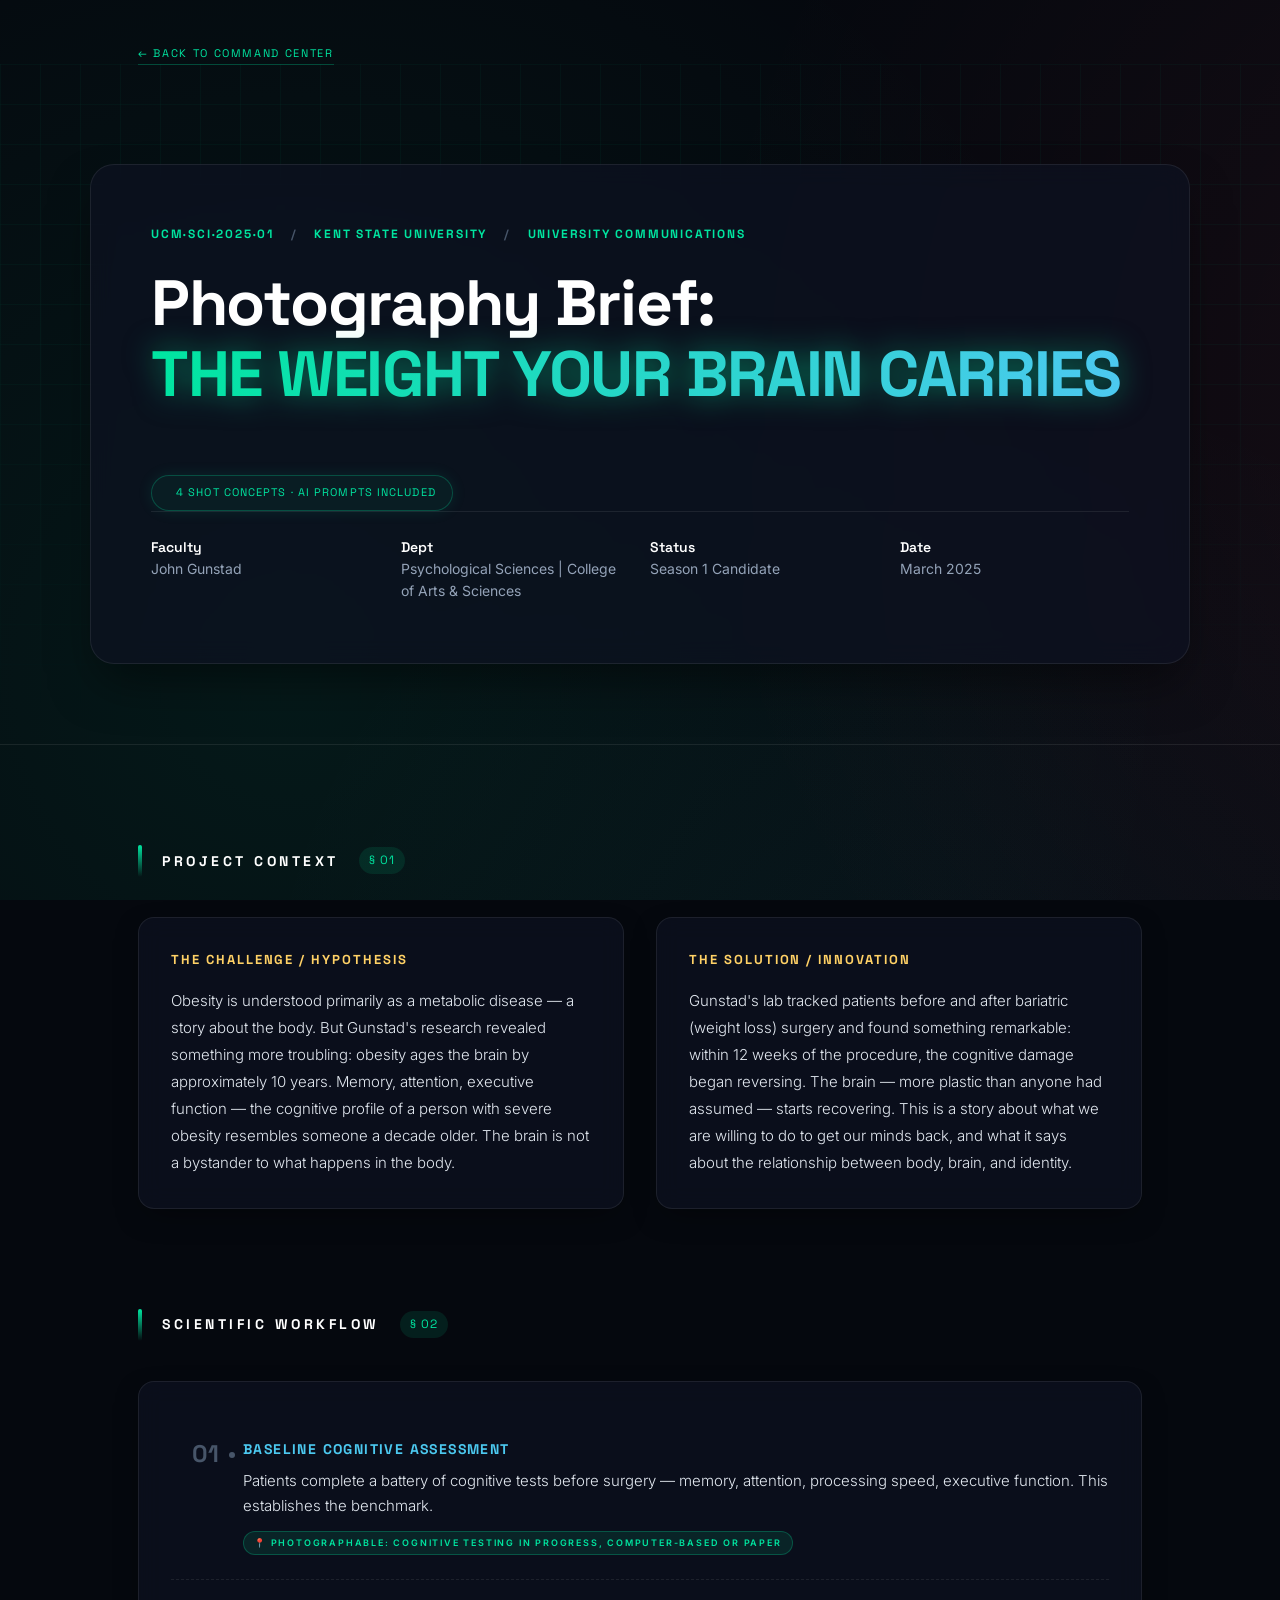
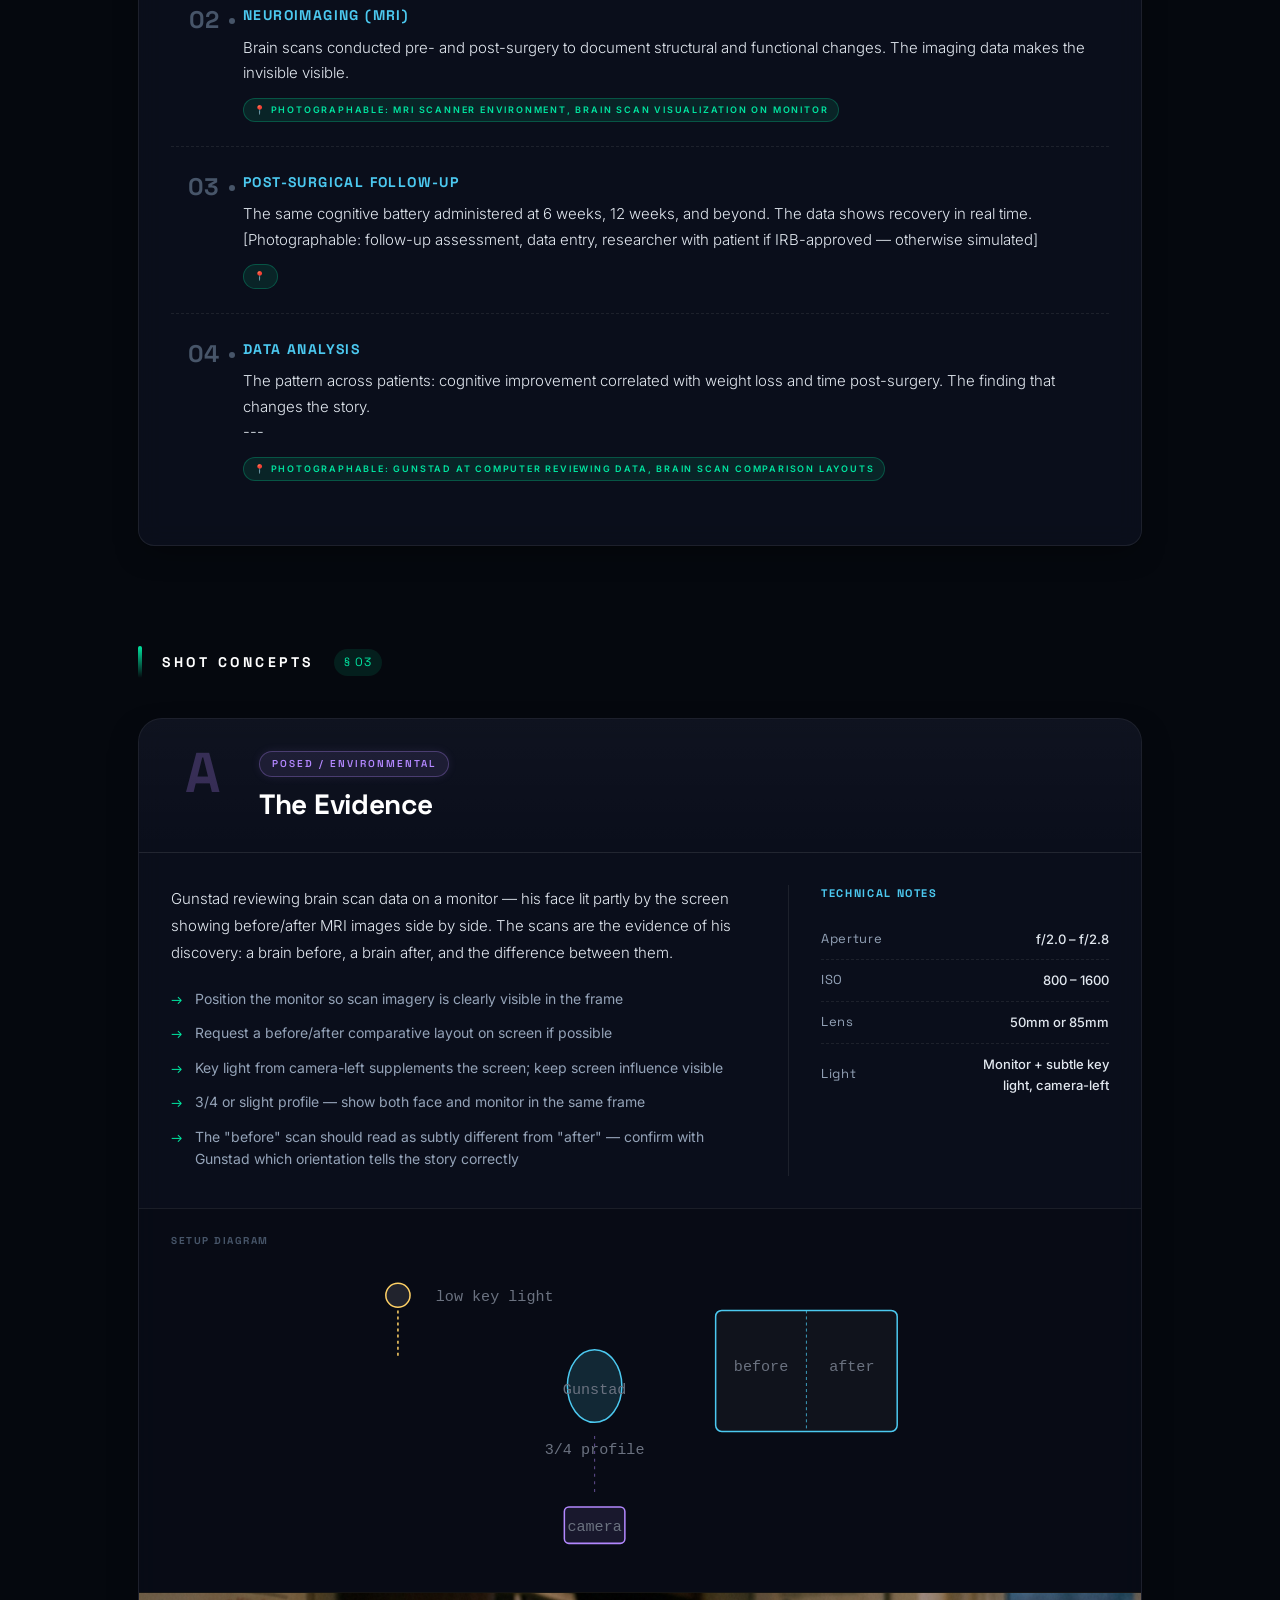
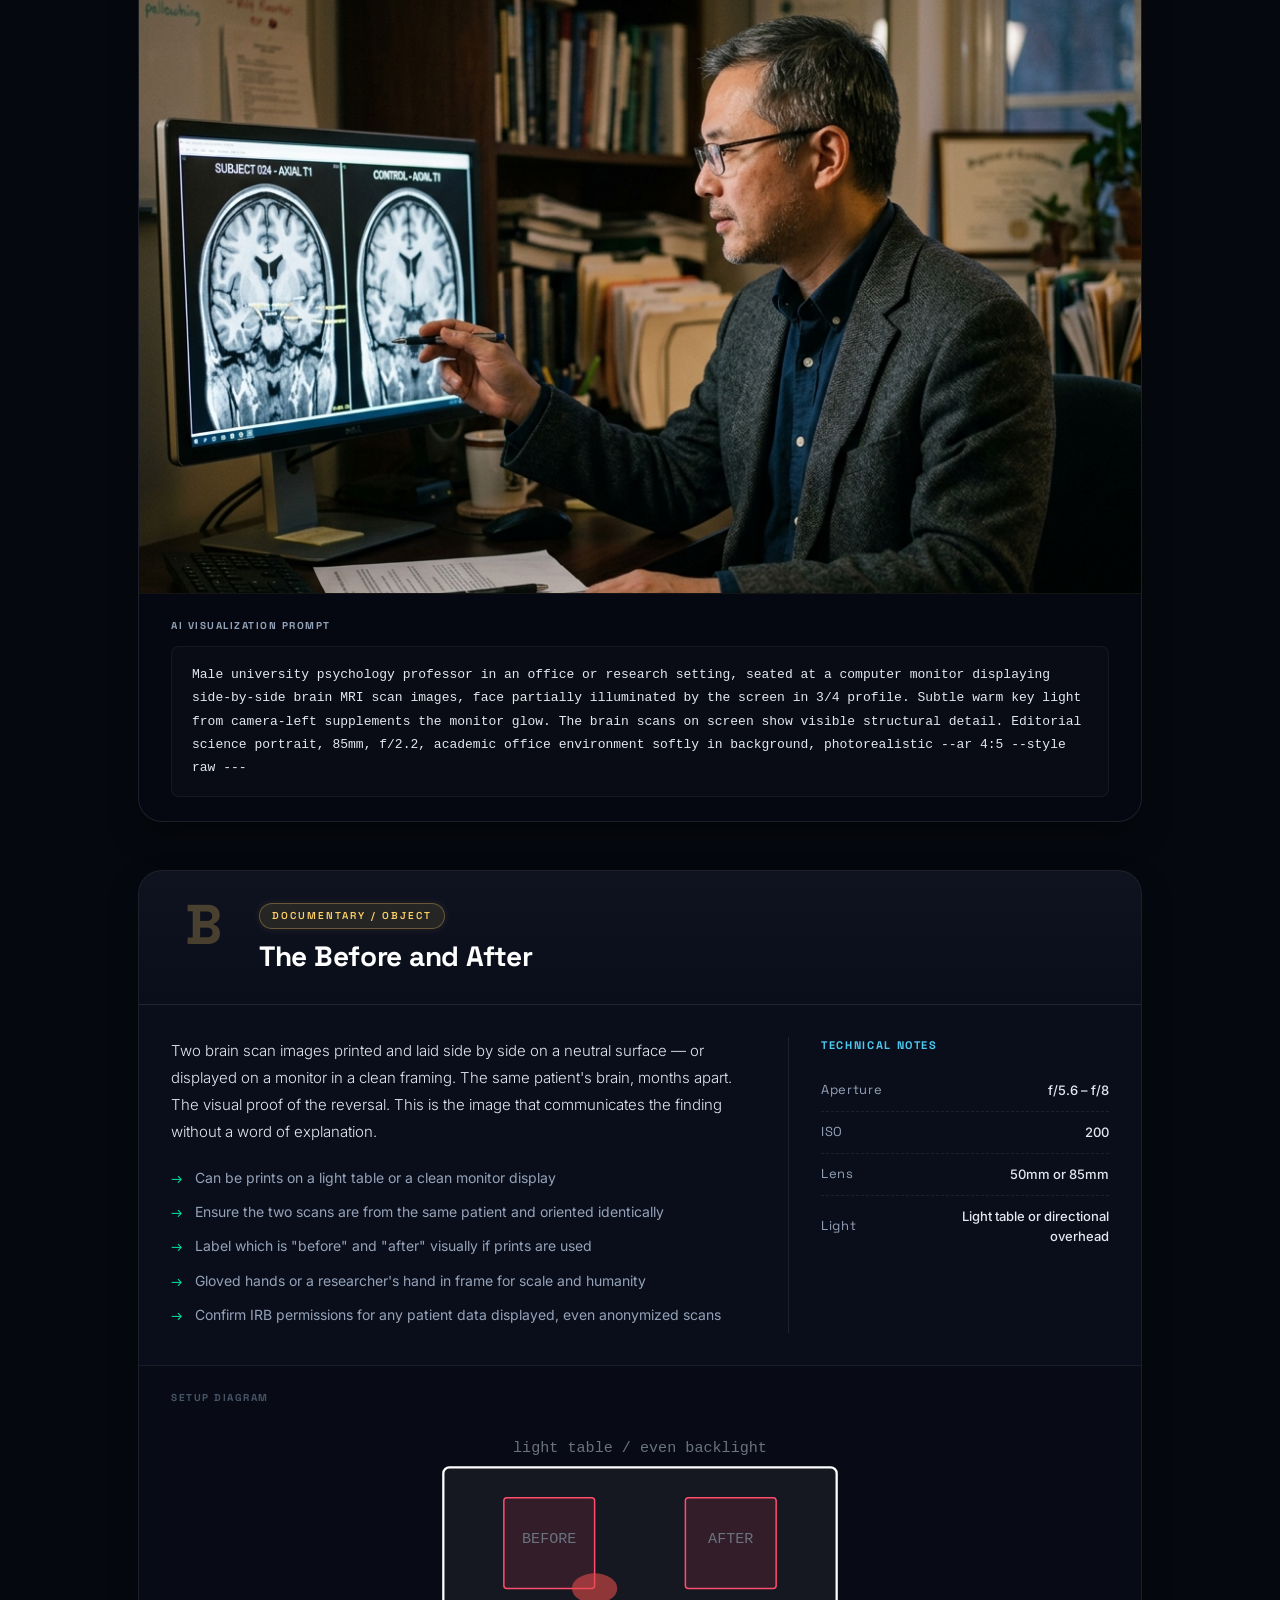
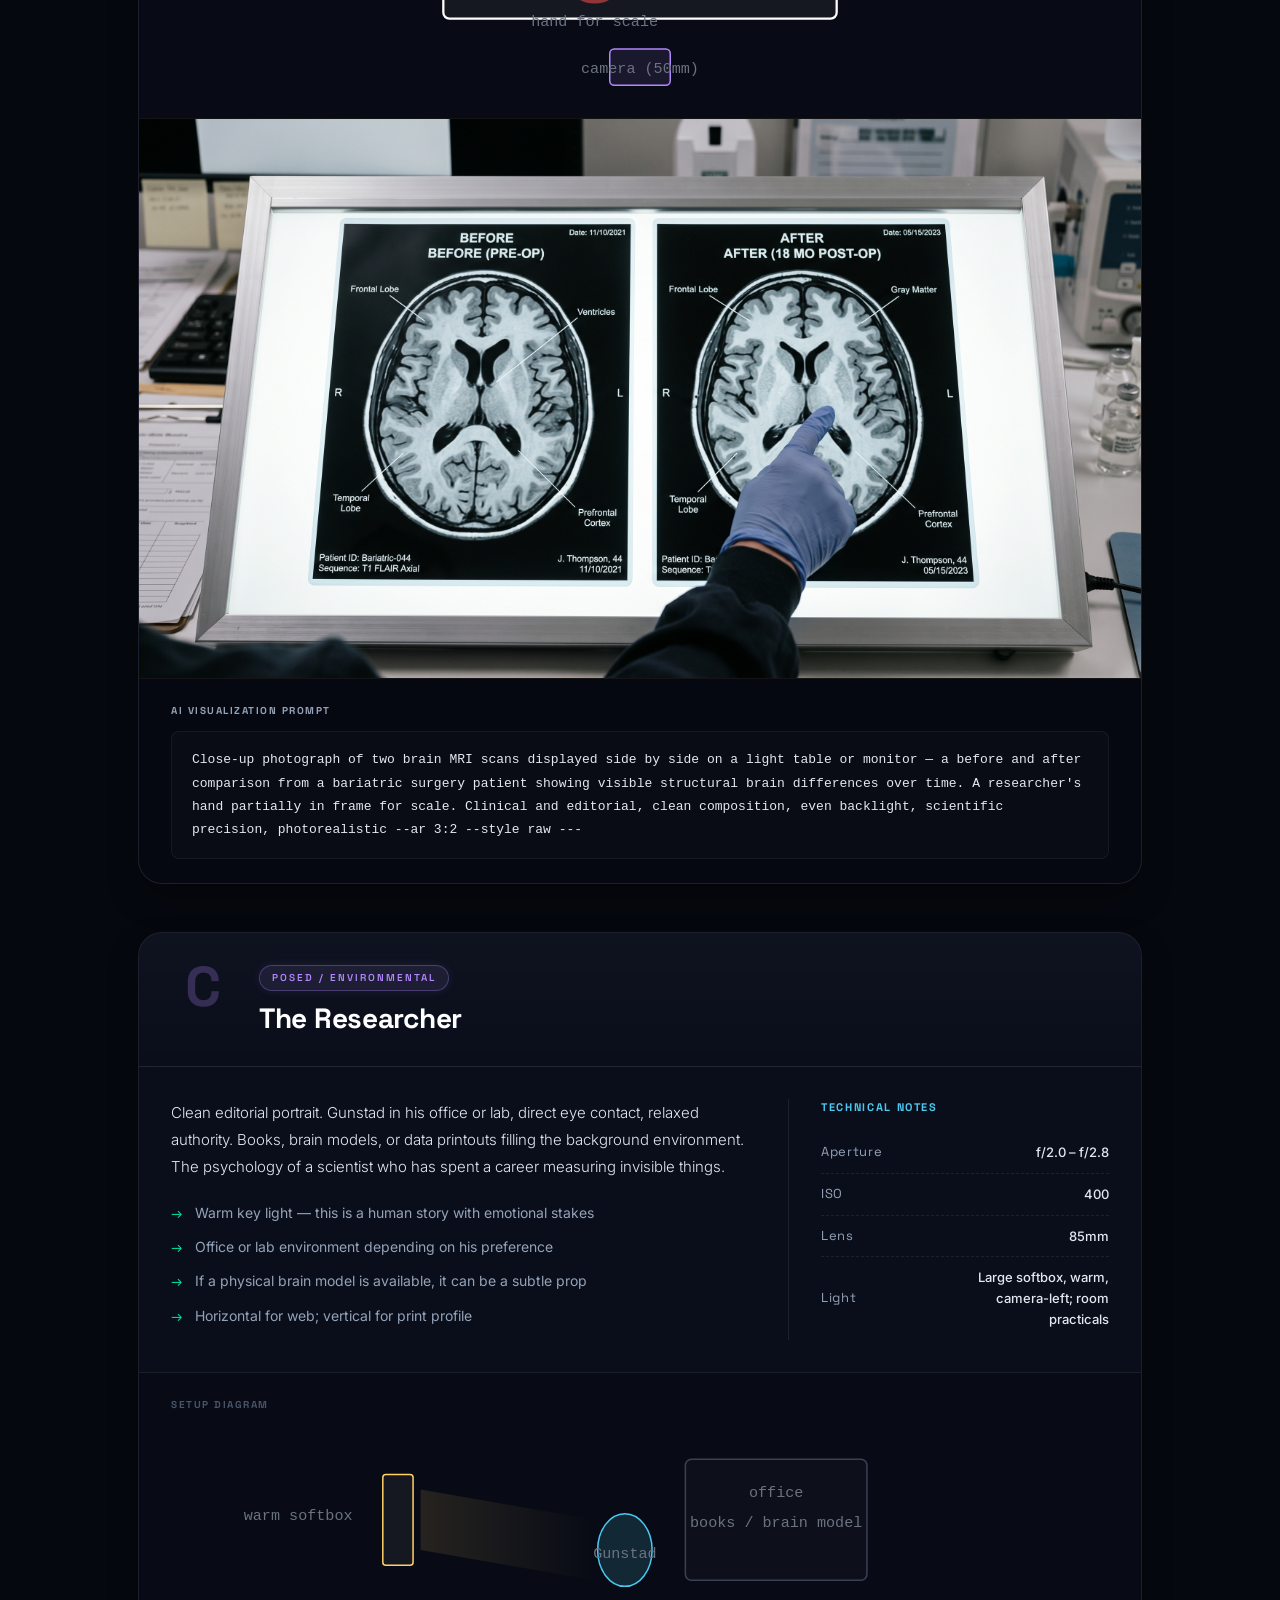
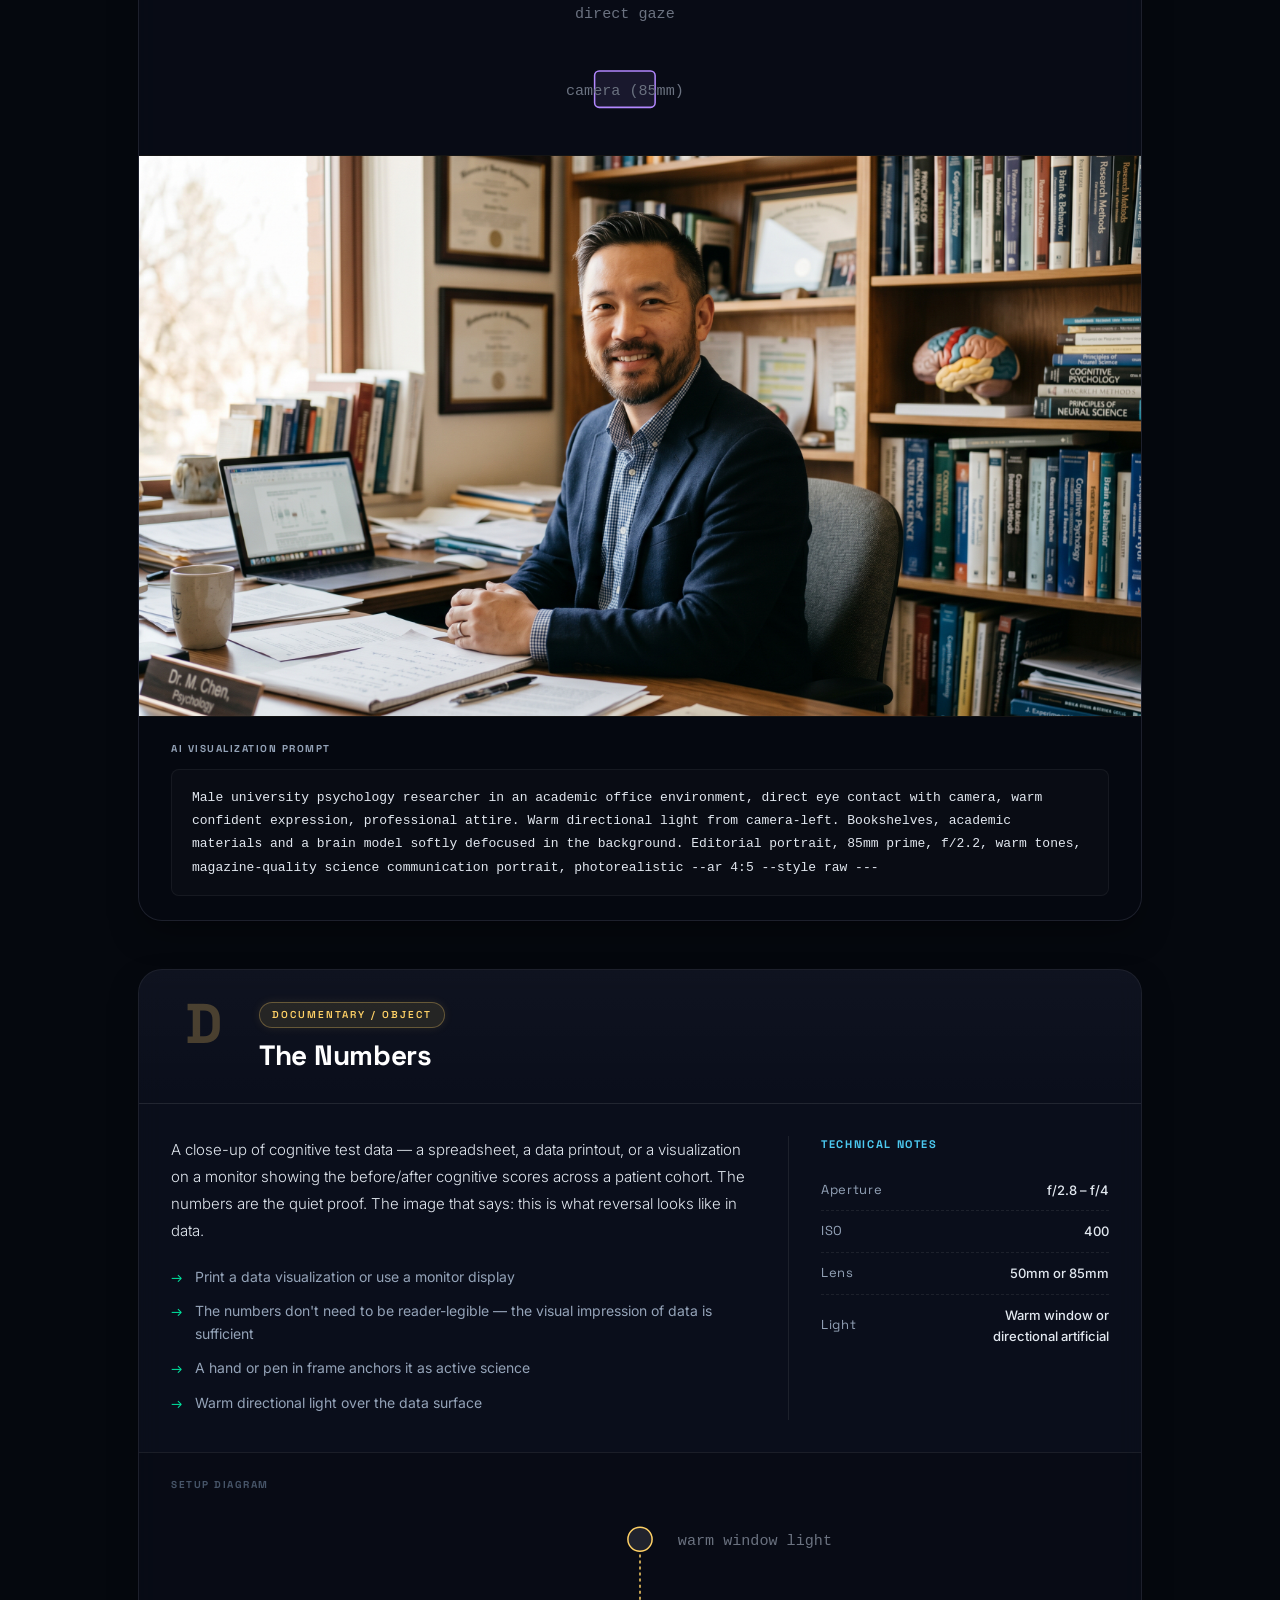
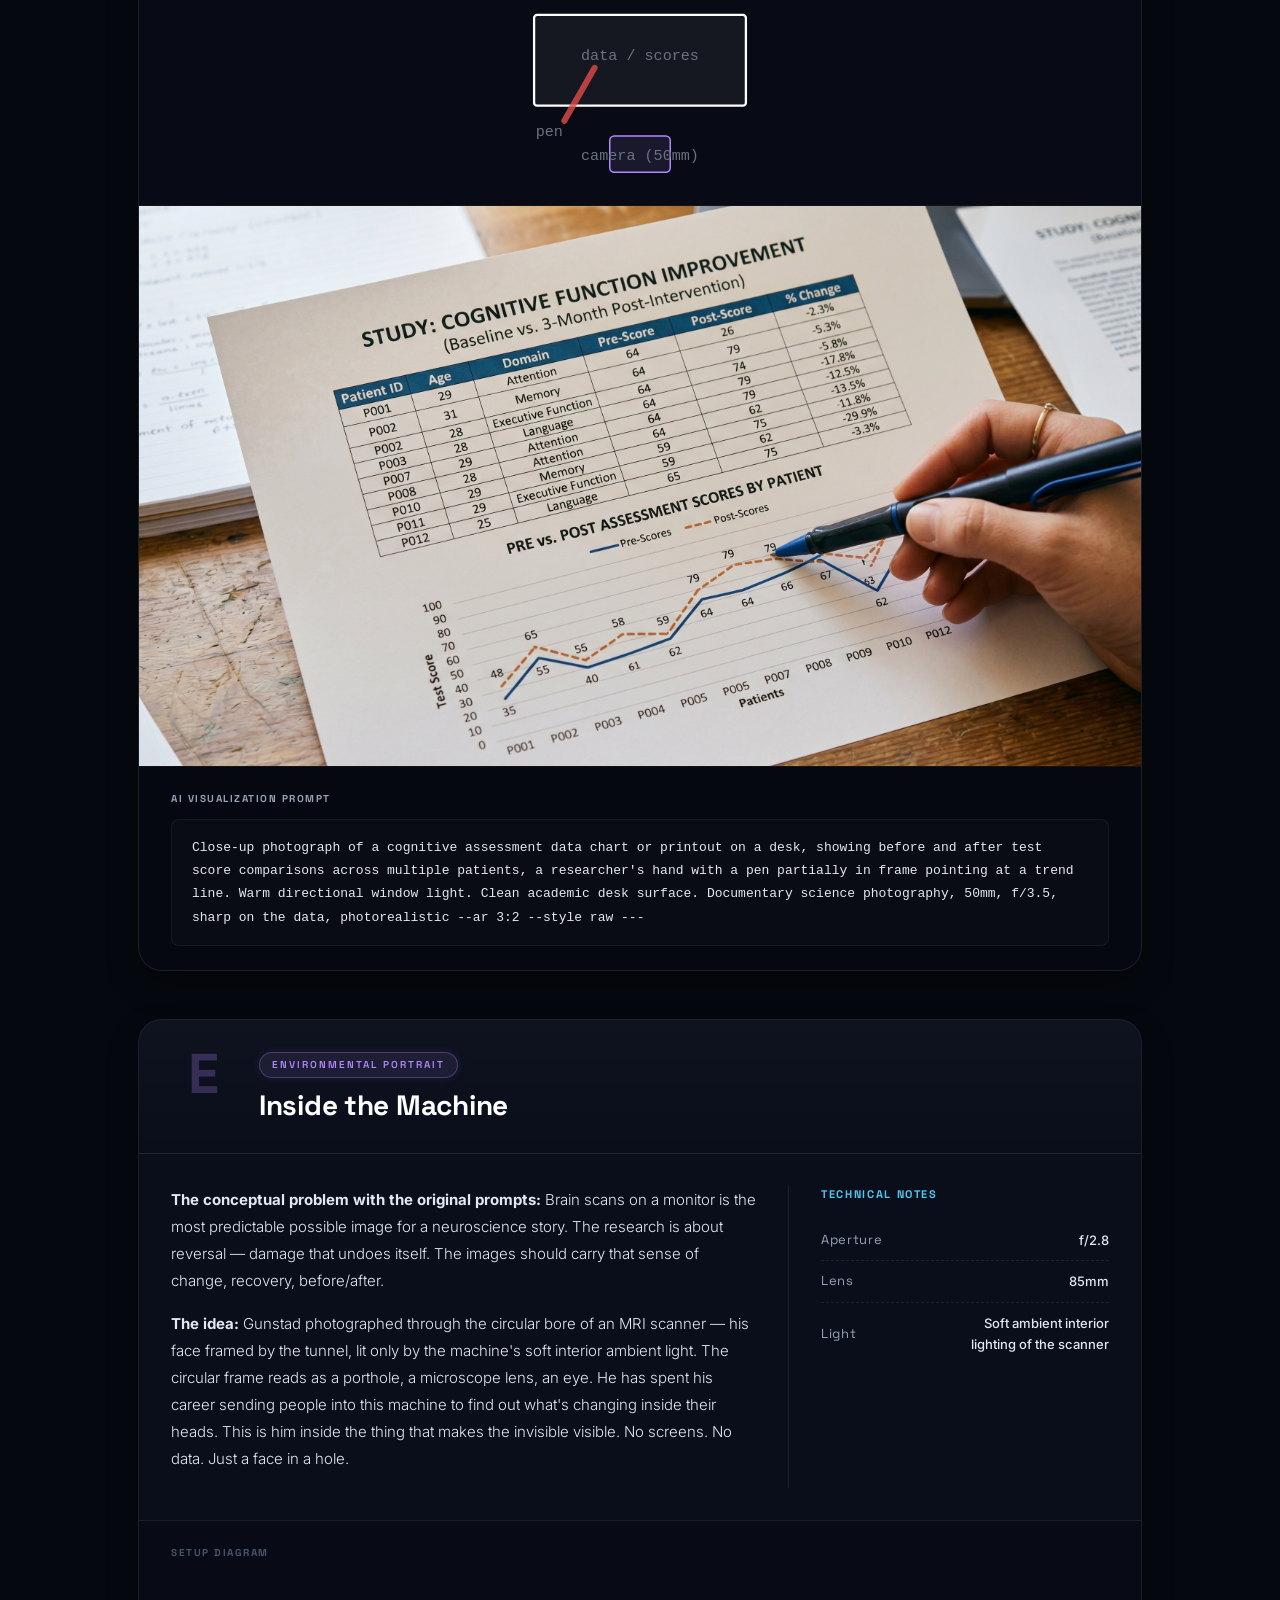
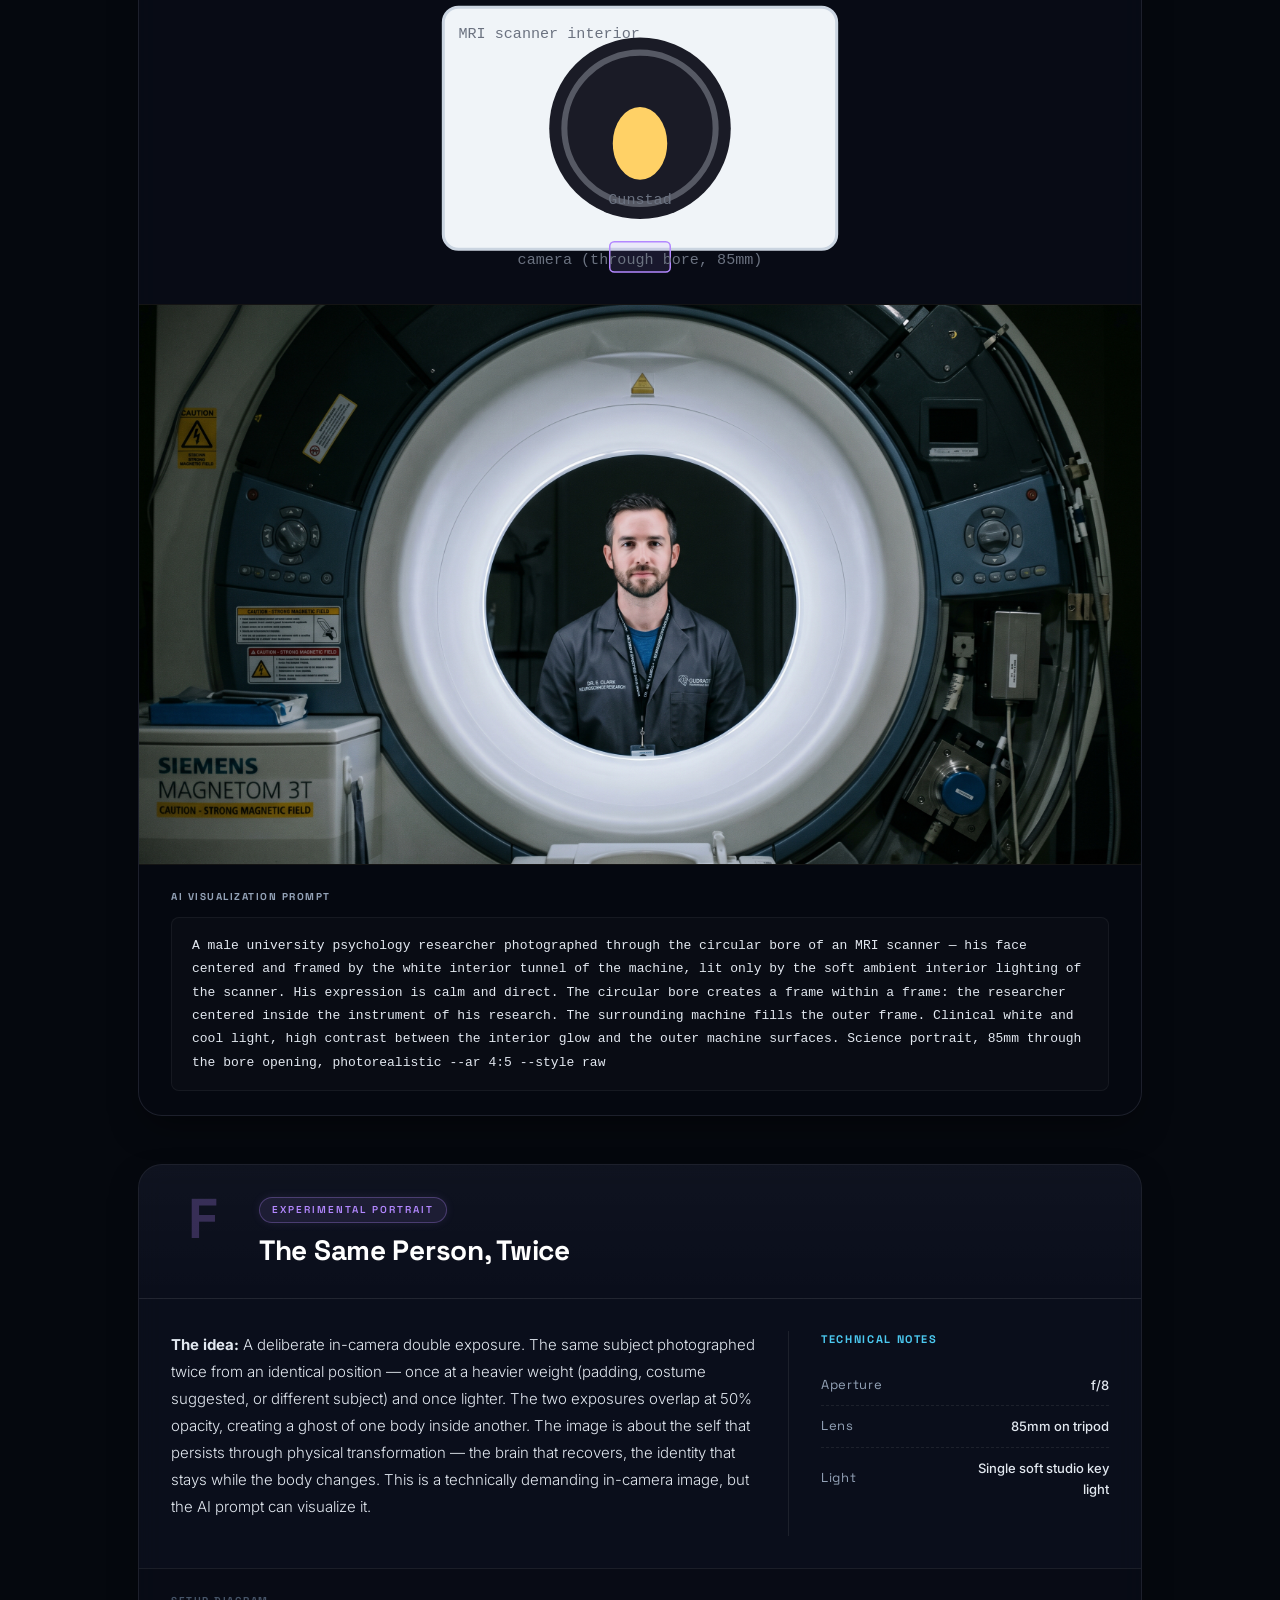
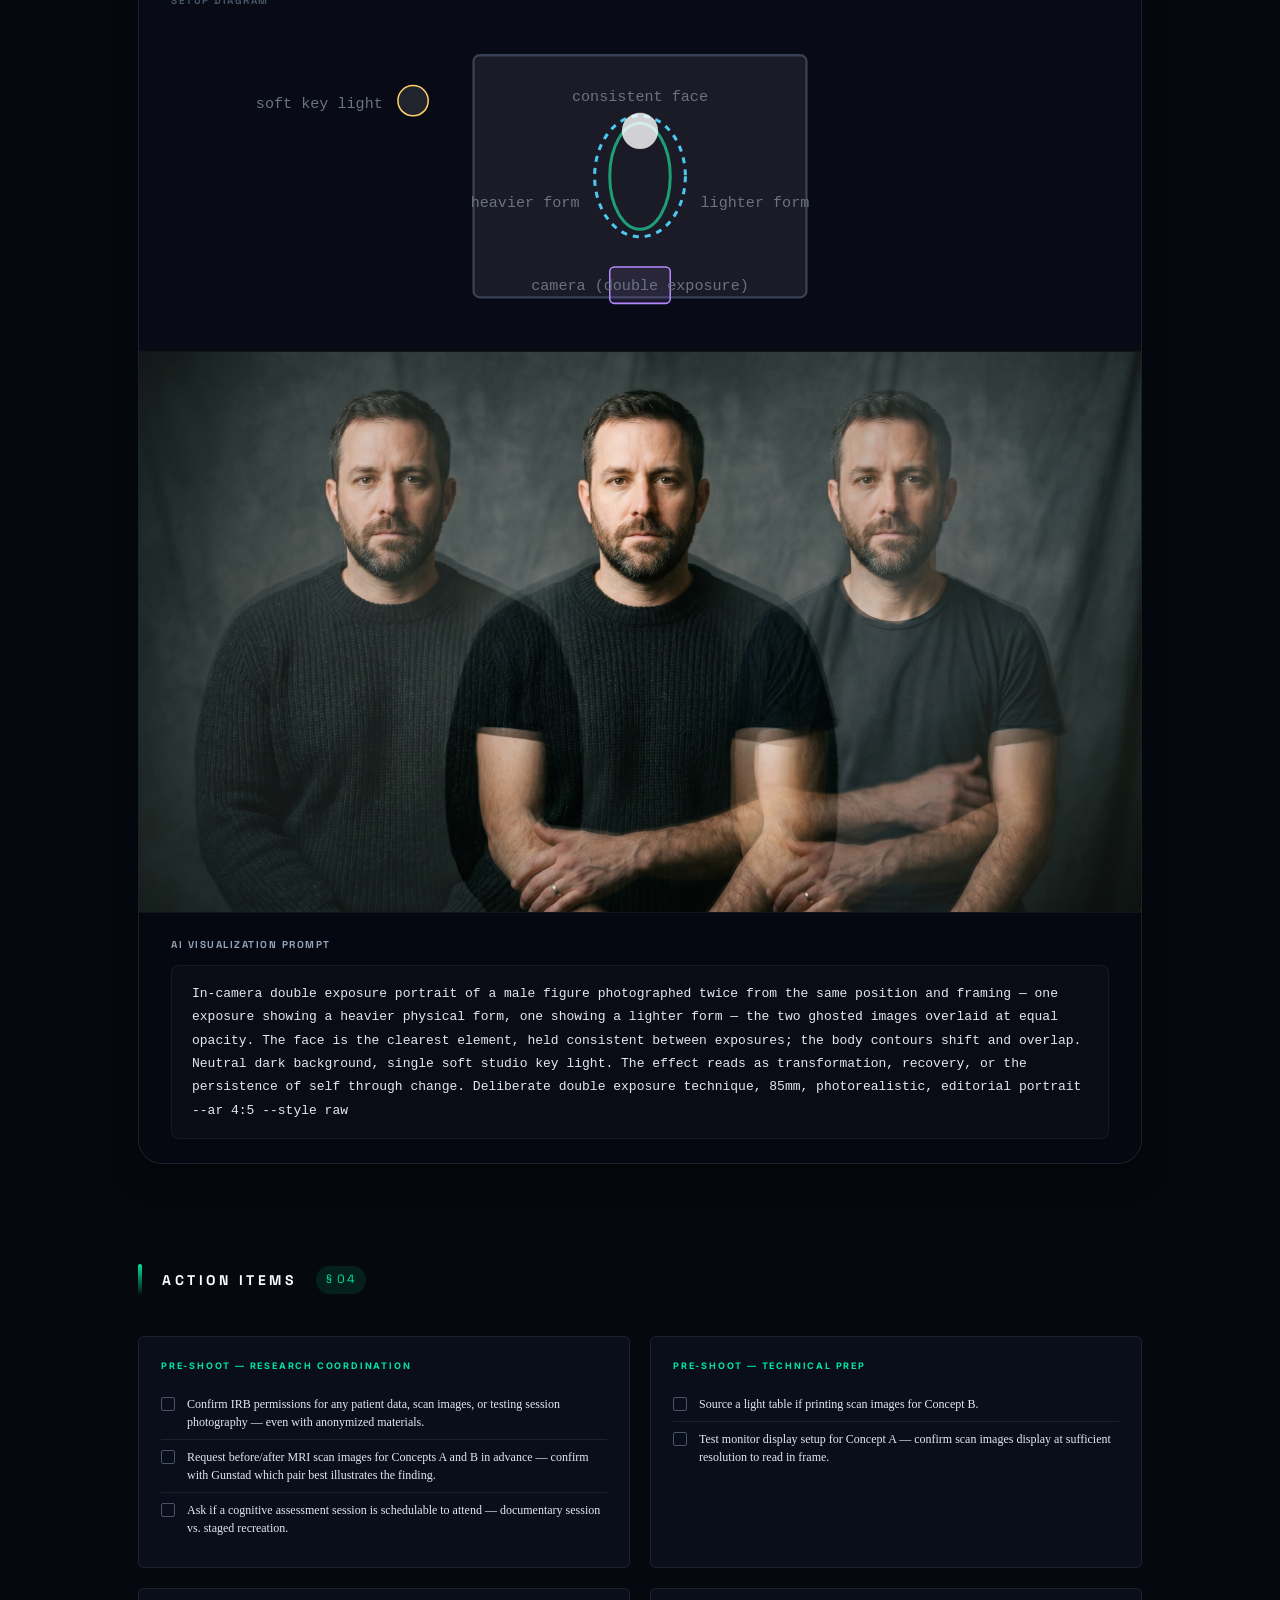
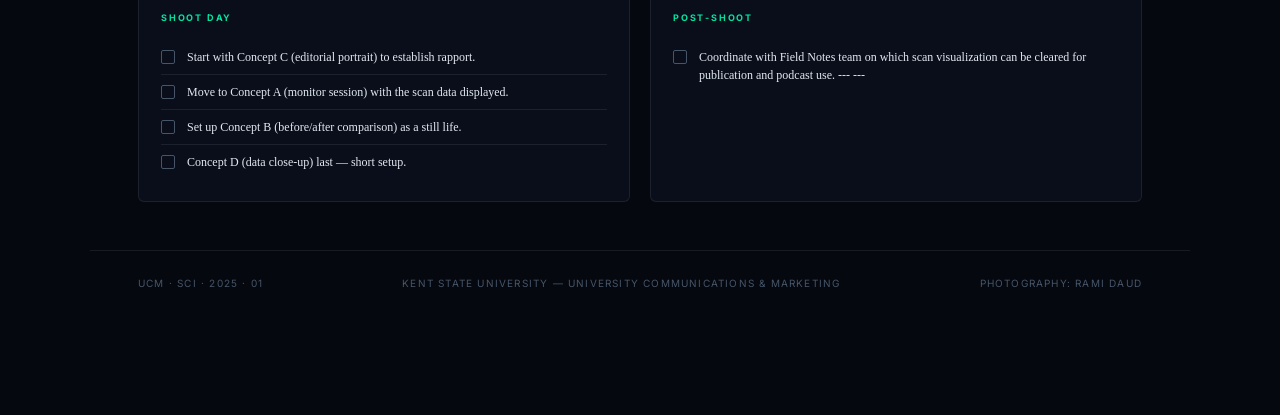
<file: Gunstad/gunstad-shoot-brief.html>
<!DOCTYPE html>
<html lang="en">
<head>
<meta charset="UTF-8">
<meta name="viewport" content="width=device-width, initial-scale=1.0">
<title>Shoot Brief — THE WEIGHT YOUR BRAIN CARRIES</title>
<link rel="preconnect" href="https://fonts.googleapis.com">
<link rel="preconnect" href="https://fonts.gstatic.com" crossorigin>
<link href="https://fonts.googleapis.com/css2?family=Inter:wght@300;400;500;600&family=Space+Grotesk:wght@500;700&display=swap" rel="stylesheet">
<link rel="stylesheet" href="../css/theme.css">
<style>
.concept-diagram pre {
  white-space: pre;
  overflow-x: auto;
}
</style>
</head>
<body>
<div style="padding: 40px 48px 0; max-width: 1100px; margin: 0 auto;"><a href="../index.html" style="color: var(--green); text-decoration: none; font-family: var(--font-display); font-size: 11px; letter-spacing: 0.15em; text-transform: uppercase; border-bottom: 1px solid var(--border); padding-bottom: 4px; transition: color 0.2s ease;">← Back to Command Center</a></div>

<!-- ══ COVER ══════════════════════════════════════════════ -->
<div class="cover">
  <div class="cover-content">
    <div class="cover-meta">
      UCM·SCI·2025·01 <span>/</span> Kent State University <span>/</span> University Communications 
    </div>
    <h1>Photography Brief:<br><em>THE WEIGHT YOUR BRAIN CARRIES</em></h1>
    <div class="cover-tag"><span class="pulse-dot"></span> 4 Shot Concepts · AI Prompts Included</div>
    <div class="cover-sub">
      <div><strong>Faculty</strong><br>John Gunstad</div>
      <div><strong>Dept</strong><br>Psychological Sciences | College of Arts & Sciences</div>
      <div><strong>Status</strong><br>Season 1 Candidate</div>
      <div><strong>Date</strong><br>March 2025</div>
    </div>
  </div>
</div>

<div class="page">

<!-- ══ 01 RESEARCH ════════════════════════════════════════ -->
<div class="section-label">
  <h2>Project Context</h2>
  <span class="section-num">§ 01</span>
</div>

<div class="research-grid">
  <div class="info-card">
    <h3>The Challenge / Hypothesis</h3>
    <p>Obesity is understood primarily as a metabolic disease — a story about the body.
But Gunstad's research revealed something more troubling: obesity ages the brain
by approximately 10 years. Memory, attention, executive function — the cognitive
profile of a person with severe obesity resembles someone a decade older. The
brain is not a bystander to what happens in the body.</p>
  </div>
  <div class="info-card">
    <h3>The Solution / Innovation</h3>
    <p>Gunstad's lab tracked patients before and after bariatric (weight loss) surgery
and found something remarkable: within 12 weeks of the procedure, the cognitive
damage began reversing. The brain — more plastic than anyone had assumed — starts
recovering. This is a story about what we are willing to do to get our minds back,
and what it says about the relationship between body, brain, and identity.</p>
  </div>
</div>

<!-- ══ 02 WORKFLOW ═════════════════════════════════════════ -->
<div class="section-label">
  <h2>Scientific Workflow</h2>
  <span class="section-num">§ 02</span>
</div>

<div class="info-card-full">
  <div class="workflow">

    <div class="workflow-step">
      <div class="workflow-num">01</div>
      <div class="workflow-content">
        <h4>Baseline Cognitive Assessment</h4>
        <p>Patients complete a battery of cognitive tests before surgery — memory, attention,
processing speed, executive function. This establishes the benchmark.</p>
        <div class="workflow-badge">📍 Photographable: cognitive testing in progress, computer-based or paper</div>
      </div>
    </div>
    <div class="workflow-step">
      <div class="workflow-num">02</div>
      <div class="workflow-content">
        <h4>Neuroimaging (MRI)</h4>
        <p>Brain scans conducted pre- and post-surgery to document structural and functional
changes. The imaging data makes the invisible visible.</p>
        <div class="workflow-badge">📍 Photographable: MRI scanner environment, brain scan visualization on monitor</div>
      </div>
    </div>
    <div class="workflow-step">
      <div class="workflow-num">03</div>
      <div class="workflow-content">
        <h4>Post-Surgical Follow-Up</h4>
        <p>The same cognitive battery administered at 6 weeks, 12 weeks, and beyond.
The data shows recovery in real time.
[Photographable: follow-up assessment, data entry, researcher with patient
if IRB-approved — otherwise simulated]</p>
        <div class="workflow-badge">📍 </div>
      </div>
    </div>
    <div class="workflow-step">
      <div class="workflow-num">04</div>
      <div class="workflow-content">
        <h4>Data Analysis</h4>
        <p>The pattern across patients: cognitive improvement correlated with weight loss
and time post-surgery. The finding that changes the story.</p>
    <p>---</p>
        <div class="workflow-badge">📍 Photographable: Gunstad at computer reviewing data, brain scan comparison layouts</div>
      </div>
    </div>
  </div>
</div>

<!-- ══ 03 SHOT CONCEPTS ════════════════════════════════════ -->
<div class="section-label">
  <h2>Shot Concepts</h2>
  <span class="section-num">§ 03</span>
</div>


<div class="concept-card posed">
  <div class="concept-header">
    <div class="concept-num">A</div>
    <div class="concept-meta">
      <div class="concept-type-badge">Posed / Environmental</div>
      <div class="concept-title">The Evidence</div>
    </div>
  </div>

  <div class="concept-body">
    <div class="concept-desc">
      <p>Gunstad reviewing brain scan data on a monitor — his face lit partly by the
screen showing before/after MRI images side by side. The scans are the evidence
of his discovery: a brain before, a brain after, and the difference between them.</p>
      <ul>
        <li>Position the monitor so scan imagery is clearly visible in the frame</li>
<li>Request a before/after comparative layout on screen if possible</li>
<li>Key light from camera-left supplements the screen; keep screen influence visible</li>
<li>3/4 or slight profile — show both face and monitor in the same frame</li>
<li>The "before" scan should read as subtly different from "after" — confirm with Gunstad which orientation tells the story correctly</li>

      </ul>
    </div>
    <div class="concept-tech">
      <h5>Technical Notes</h5>
      <div class="tech-line"><span class="tech-key">Aperture</span><span class="tech-val">f/2.0 – f/2.8</span></div>
<div class="tech-line"><span class="tech-key">ISO</span><span class="tech-val">800 – 1600</span></div>
<div class="tech-line"><span class="tech-key">Lens</span><span class="tech-val">50mm or 85mm</span></div>
<div class="tech-line"><span class="tech-key">Light</span><span class="tech-val">Monitor + subtle key light, camera-left</span></div>

    </div>
  </div>

  <div class="concept-diagram">
    <h5>Setup Diagram</h5>
    <svg width="100%" viewBox="0 0 620 200" style="display:block;">
      <!-- Light -->
      <circle cx="150" cy="20" r="8" fill="rgba(255,255,255,0.1)" stroke="#ffd166" stroke-width="1"/>
      <text class="diag-label" x="175" y="24" fill="#ffd166">low key light</text>
      <line x1="150" y1="30" x2="150" y2="60" stroke="#ffd166" stroke-width="1" stroke-dasharray="2 2"/>
      <!-- Monitor -->
      <rect x="360" y="30" width="120" height="80" rx="4" fill="rgba(255,255,255,0.03)" stroke="#4cc9f0" stroke-width="1"/>
      <line x1="420" y1="30" x2="420" y2="110" stroke="#4cc9f0" stroke-width="0.5" stroke-dasharray="2 2"/>
      <text class="diag-label" x="390" y="70" text-anchor="middle" fill="#4cc9f0">before</text>
      <text class="diag-label" x="450" y="70" text-anchor="middle" fill="#4cc9f0">after</text>
      <!-- Gunstad -->
      <ellipse cx="280" cy="80" rx="18" ry="24" class="diag-subject"/>
      <text class="diag-label" x="280" y="85" text-anchor="middle">Gunstad</text>
      <text class="diag-label" x="280" y="125" text-anchor="middle">3/4 profile</text>
      <!-- Camera -->
      <rect x="260" y="160" width="40" height="24" rx="3" class="diag-camera"/>
      <text class="diag-label" x="280" y="176" text-anchor="middle">camera</text>
      <line x1="280" y1="150" x2="280" y2="110" stroke="#b388ff" stroke-width="0.7" stroke-dasharray="2 3" opacity="0.5"/>
    </svg>
  </div>

  <div class="concept-generated-img">
    <img src="./images/concept_a.png" alt="Concept A Generated Image" style="width: 100%; height: 100%; object-fit: cover;">
  </div>
  <div class="concept-prompt">
    <h5>AI Visualization Prompt</h5>
    <div class="prompt-text">Male university psychology professor in an office or research setting, seated at a computer monitor displaying side-by-side brain MRI scan images, face partially illuminated by the screen in 3/4 profile. Subtle warm key light from camera-left supplements the monitor glow. The brain scans on screen show visible structural detail. Editorial science portrait, 85mm, f/2.2, academic office environment softly in background, photorealistic --ar 4:5 --style raw  ---</div>
  </div>
</div>

<div class="concept-card doc">
  <div class="concept-header">
    <div class="concept-num">B</div>
    <div class="concept-meta">
      <div class="concept-type-badge">Documentary / Object</div>
      <div class="concept-title">The Before and After</div>
    </div>
  </div>

  <div class="concept-body">
    <div class="concept-desc">
      <p>Two brain scan images printed and laid side by side on a neutral surface — or
displayed on a monitor in a clean framing. The same patient's brain, months
apart. The visual proof of the reversal. This is the image that communicates
the finding without a word of explanation.</p>
      <ul>
        <li>Can be prints on a light table or a clean monitor display</li>
<li>Ensure the two scans are from the same patient and oriented identically</li>
<li>Label which is "before" and "after" visually if prints are used</li>
<li>Gloved hands or a researcher's hand in frame for scale and humanity</li>
<li>Confirm IRB permissions for any patient data displayed, even anonymized scans</li>

      </ul>
    </div>
    <div class="concept-tech">
      <h5>Technical Notes</h5>
      <div class="tech-line"><span class="tech-key">Aperture</span><span class="tech-val">f/5.6 – f/8</span></div>
<div class="tech-line"><span class="tech-key">ISO</span><span class="tech-val">200</span></div>
<div class="tech-line"><span class="tech-key">Lens</span><span class="tech-val">50mm or 85mm</span></div>
<div class="tech-line"><span class="tech-key">Light</span><span class="tech-val">Light table or directional overhead</span></div>

    </div>
  </div>

  <div class="concept-diagram">
    <h5>Setup Diagram</h5>
    <svg width="100%" viewBox="0 0 620 180" style="display:block;">
      <!-- Light table -->
      <rect x="180" y="30" width="260" height="100" rx="4" fill="rgba(255,255,255,0.05)" stroke="#fff" stroke-width="1.5"/>
      <text class="diag-label" x="310" y="20" text-anchor="middle" fill="#fff">light table / even backlight</text>
      <!-- Scans -->
      <rect x="220" y="50" width="60" height="60" rx="2" class="diag-object"/>
      <text class="diag-label" x="250" y="80" text-anchor="middle">BEFORE</text>
      <rect x="340" y="50" width="60" height="60" rx="2" class="diag-object"/>
      <text class="diag-label" x="370" y="80" text-anchor="middle">AFTER</text>
      <!-- Hand -->
      <ellipse cx="280" cy="110" rx="15" ry="10" fill="#E24B4A" opacity="0.6"/>
      <text class="diag-label" x="280" y="135" text-anchor="middle">hand for scale</text>
      <!-- Camera -->
      <rect x="290" y="150" width="40" height="24" rx="3" class="diag-camera"/>
      <text class="diag-label" x="310" y="166" text-anchor="middle">camera (50mm)</text>
    </svg>
  </div>

  <div class="concept-generated-img">
    <img src="./images/concept_b.png" alt="Concept B Generated Image" style="width: 100%; height: 100%; object-fit: cover;">
  </div>
  <div class="concept-prompt">
    <h5>AI Visualization Prompt</h5>
    <div class="prompt-text">Close-up photograph of two brain MRI scans displayed side by side on a light table or monitor — a before and after comparison from a bariatric surgery patient showing visible structural brain differences over time. A researcher's hand partially in frame for scale. Clinical and editorial, clean composition, even backlight, scientific precision, photorealistic --ar 3:2 --style raw  ---</div>
  </div>
</div>

<div class="concept-card posed">
  <div class="concept-header">
    <div class="concept-num">C</div>
    <div class="concept-meta">
      <div class="concept-type-badge">Posed / Environmental</div>
      <div class="concept-title">The Researcher</div>
    </div>
  </div>

  <div class="concept-body">
    <div class="concept-desc">
      <p>Clean editorial portrait. Gunstad in his office or lab, direct eye contact,
relaxed authority. Books, brain models, or data printouts filling the background
environment. The psychology of a scientist who has spent a career measuring
invisible things.</p>
      <ul>
        <li>Warm key light — this is a human story with emotional stakes</li>
<li>Office or lab environment depending on his preference</li>
<li>If a physical brain model is available, it can be a subtle prop</li>
<li>Horizontal for web; vertical for print profile</li>

      </ul>
    </div>
    <div class="concept-tech">
      <h5>Technical Notes</h5>
      <div class="tech-line"><span class="tech-key">Aperture</span><span class="tech-val">f/2.0 – f/2.8</span></div>
<div class="tech-line"><span class="tech-key">ISO</span><span class="tech-val">400</span></div>
<div class="tech-line"><span class="tech-key">Lens</span><span class="tech-val">85mm</span></div>
<div class="tech-line"><span class="tech-key">Light</span><span class="tech-val">Large softbox, warm, camera-left; room practicals</span></div>

    </div>
  </div>

  <div class="concept-diagram">
    <h5>Setup Diagram</h5>
    <svg width="100%" viewBox="0 0 620 200" style="display:block;">
      <!-- Softbox -->
      <rect x="140" y="30" width="20" height="60" rx="2" fill="rgba(255,255,255,0.05)" stroke="#ffd166" stroke-width="1"/>
      <text class="diag-label" x="120" y="60" text-anchor="end" fill="#ffd166">warm softbox</text>
      <polygon points="165,40 280,60 280,100 165,80" fill="url(#grad_gun_c)" opacity="0.2"/>
      <!-- Background -->
      <rect x="340" y="20" width="120" height="80" rx="4" fill="rgba(255,255,255,0.02)" stroke="#3a4055" stroke-width="1"/>
      <text class="diag-label" x="400" y="45" text-anchor="middle">office</text>
      <text class="diag-label" x="400" y="65" text-anchor="middle">books / brain model</text>
      <!-- Gunstad -->
      <ellipse cx="300" cy="80" rx="18" ry="24" class="diag-subject"/>
      <text class="diag-label" x="300" y="85" text-anchor="middle">Gunstad</text>
      <text class="diag-label" x="300" y="125" text-anchor="middle">direct gaze</text>
      <!-- Camera -->
      <rect x="280" y="160" width="40" height="24" rx="3" class="diag-camera"/>
      <text class="diag-label" x="300" y="176" text-anchor="middle">camera (85mm)</text>
      <defs>
        <linearGradient id="grad_gun_c" x1="0%" y1="0%" x2="100%" y2="0%">
          <stop offset="0%" stop-color="#ffd166" stop-opacity="0.6"/>
          <stop offset="100%" stop-color="#ffd166" stop-opacity="0"/>
        </linearGradient>
      </defs>
    </svg>
  </div>

  <div class="concept-generated-img">
    <img src="./images/concept_c.png" alt="Concept C Generated Image" style="width: 100%; height: 100%; object-fit: cover;">
  </div>
  <div class="concept-prompt">
    <h5>AI Visualization Prompt</h5>
    <div class="prompt-text">Male university psychology researcher in an academic office environment, direct eye contact with camera, warm confident expression, professional attire. Warm directional light from camera-left. Bookshelves, academic materials and a brain model softly defocused in the background. Editorial portrait, 85mm prime, f/2.2, warm tones, magazine-quality science communication portrait, photorealistic --ar 4:5 --style raw  ---</div>
  </div>
</div>

<div class="concept-card doc">
  <div class="concept-header">
    <div class="concept-num">D</div>
    <div class="concept-meta">
      <div class="concept-type-badge">Documentary / Object</div>
      <div class="concept-title">The Numbers</div>
    </div>
  </div>

  <div class="concept-body">
    <div class="concept-desc">
      <p>A close-up of cognitive test data — a spreadsheet, a data printout, or a
visualization on a monitor showing the before/after cognitive scores across a
patient cohort. The numbers are the quiet proof. The image that says: this
is what reversal looks like in data.</p>
      <ul>
        <li>Print a data visualization or use a monitor display</li>
<li>The numbers don't need to be reader-legible — the visual impression of data is sufficient</li>
<li>A hand or pen in frame anchors it as active science</li>
<li>Warm directional light over the data surface</li>

      </ul>
    </div>
    <div class="concept-tech">
      <h5>Technical Notes</h5>
      <div class="tech-line"><span class="tech-key">Aperture</span><span class="tech-val">f/2.8 – f/4</span></div>
<div class="tech-line"><span class="tech-key">ISO</span><span class="tech-val">400</span></div>
<div class="tech-line"><span class="tech-key">Lens</span><span class="tech-val">50mm or 85mm</span></div>
<div class="tech-line"><span class="tech-key">Light</span><span class="tech-val">Warm window or directional artificial</span></div>

    </div>
  </div>

  <div class="concept-diagram">
    <h5>Setup Diagram</h5>
    <svg width="100%" viewBox="0 0 620 180" style="display:block;">
      <!-- Light -->
      <circle cx="310" cy="20" r="8" fill="rgba(255,255,255,0.1)" stroke="#ffd166" stroke-width="1"/>
      <text class="diag-label" x="335" y="24" fill="#ffd166">warm window light</text>
      <line x1="310" y1="30" x2="310" y2="60" stroke="#ffd166" stroke-width="1" stroke-dasharray="2 2"/>
      <!-- Data Printout -->
      <rect x="240" y="70" width="140" height="60" rx="2" fill="rgba(255,255,255,0.05)" stroke="#fff" stroke-width="1.5"/>
      <text class="diag-label" x="310" y="100" text-anchor="middle">data / scores</text>
      <!-- Hand/Pen -->
      <line x1="260" y1="140" x2="280" y2="105" stroke="#E24B4A" stroke-width="4" stroke-linecap="round" opacity="0.8"/>
      <text class="diag-label" x="250" y="150" text-anchor="middle">pen</text>
      <!-- Camera -->
      <rect x="290" y="150" width="40" height="24" rx="3" class="diag-camera"/>
      <text class="diag-label" x="310" y="166" text-anchor="middle">camera (50mm)</text>
    </svg>
  </div>

  <div class="concept-generated-img">
    <img src="./images/concept_d.png" alt="Concept D Generated Image" style="width: 100%; height: 100%; object-fit: cover;">
  </div>
  <div class="concept-prompt">
    <h5>AI Visualization Prompt</h5>
    <div class="prompt-text">Close-up photograph of a cognitive assessment data chart or printout on a desk, showing before and after test score comparisons across multiple patients, a researcher's hand with a pen partially in frame pointing at a trend line. Warm directional window light. Clean academic desk surface. Documentary science photography, 50mm, f/3.5, sharp on the data, photorealistic --ar 3:2 --style raw  ---</div>
  </div>
</div>

<div class="concept-card posed">
  <div class="concept-header">
    <div class="concept-num">E</div>
    <div class="concept-meta">
      <div class="concept-type-badge">Environmental Portrait</div>
      <div class="concept-title">Inside the Machine</div>
    </div>
  </div>

  <div class="concept-body">
    <div class="concept-desc">
      <p><strong>The conceptual problem with the original prompts:</strong> Brain scans on a monitor is the most predictable possible image for a neuroscience story. The research is about reversal — damage that undoes itself. The images should carry that sense of change, recovery, before/after.</p>
      <p><strong>The idea:</strong> Gunstad photographed through the circular bore of an MRI scanner — his face framed by the tunnel, lit only by the machine's soft interior ambient light. The circular frame reads as a porthole, a microscope lens, an eye. He has spent his career sending people into this machine to find out what's changing inside their heads. This is him inside the thing that makes the invisible visible. No screens. No data. Just a face in a hole.</p>
    </div>
    <div class="concept-tech">
      <h5>Technical Notes</h5>
      <div class="tech-line"><span class="tech-key">Aperture</span><span class="tech-val">f/2.8</span></div>
      <div class="tech-line"><span class="tech-key">Lens</span><span class="tech-val">85mm</span></div>
      <div class="tech-line"><span class="tech-key">Light</span><span class="tech-val">Soft ambient interior lighting of the scanner</span></div>
    </div>
  </div>

  <div class="concept-diagram">
    <h5>Setup Diagram</h5>
    <svg width="100%" viewBox="0 0 620 200" style="display:block;">
      <!-- MRI Machine Background -->
      <rect x="180" y="20" width="260" height="160" rx="10" fill="#f0f4f8" stroke="#cbd5e1" stroke-width="2"/>
      
      <!-- Bore / Tunnel -->
      <circle cx="310" cy="100" r="60" fill="#1a1b26"/>
      <circle cx="310" cy="100" r="50" fill="none" stroke="#e2e8f0" stroke-width="4" opacity="0.3"/>
      <text class="diag-label" x="190" y="40" text-anchor="start" fill="#3a4055">MRI scanner interior</text>

      <!-- Gunstad -->
      <ellipse cx="310" cy="110" rx="18" ry="24" fill="#ffd166"/>
      <text class="diag-label" x="310" y="150" text-anchor="middle" fill="#fff">Gunstad</text>

      <!-- Camera -->
      <rect x="290" y="175" width="40" height="20" rx="3" class="diag-camera"/>
      <text class="diag-label" x="310" y="190" text-anchor="middle">camera (through bore, 85mm)</text>
    </svg>
  </div>

  <div class="concept-generated-img">
    <img src="./images/concept_e.png" alt="Concept E Generated Image" style="width: 100%; height: 100%; object-fit: cover;">
  </div>
  <div class="concept-prompt">
    <h5>AI Visualization Prompt</h5>
    <div class="prompt-text">A male university psychology researcher photographed through the circular bore of an MRI scanner — his face centered and framed by the white interior tunnel of the machine, lit only by the soft ambient interior lighting of the scanner. His expression is calm and direct. The circular bore creates a frame within a frame: the researcher centered inside the instrument of his research. The surrounding machine fills the outer frame. Clinical white and cool light, high contrast between the interior glow and the outer machine surfaces. Science portrait, 85mm through the bore opening, photorealistic --ar 4:5 --style raw</div>
  </div>
</div>

<div class="concept-card posed">
  <div class="concept-header">
    <div class="concept-num">F</div>
    <div class="concept-meta">
      <div class="concept-type-badge">Experimental Portrait</div>
      <div class="concept-title">The Same Person, Twice</div>
    </div>
  </div>

  <div class="concept-body">
    <div class="concept-desc">
      <p><strong>The idea:</strong> A deliberate in-camera double exposure. The same subject photographed twice from an identical position — once at a heavier weight (padding, costume suggested, or different subject) and once lighter. The two exposures overlap at 50% opacity, creating a ghost of one body inside another. The image is about the self that persists through physical transformation — the brain that recovers, the identity that stays while the body changes. This is a technically demanding in-camera image, but the AI prompt can visualize it.</p>
    </div>
    <div class="concept-tech">
      <h5>Technical Notes</h5>
      <div class="tech-line"><span class="tech-key">Aperture</span><span class="tech-val">f/8</span></div>
      <div class="tech-line"><span class="tech-key">Lens</span><span class="tech-val">85mm on tripod</span></div>
      <div class="tech-line"><span class="tech-key">Light</span><span class="tech-val">Single soft studio key light</span></div>
    </div>
  </div>

  <div class="concept-diagram">
    <h5>Setup Diagram</h5>
    <svg width="100%" viewBox="0 0 620 200" style="display:block;">
      <!-- Studio Background -->
      <rect x="200" y="20" width="220" height="160" rx="4" fill="#1a1b26" stroke="#3a4055" stroke-width="1.5"/>

      <!-- Light -->
      <circle cx="160" cy="50" r="10" fill="rgba(255,255,255,0.1)" stroke="#ffd166" stroke-width="1"/>
      <text class="diag-label" x="140" y="55" text-anchor="end" fill="#ffd166">soft key light</text>

      <!-- Subject (Double Exposure) -->
      <!-- Heavier Outline -->
      <ellipse cx="310" cy="100" rx="30" ry="40" fill="none" stroke="#4cc9f0" stroke-width="2" stroke-dasharray="4 4"/>
      <text class="diag-label" x="270" y="120" text-anchor="end" fill="#4cc9f0">heavier form</text>

      <!-- Lighter Outline -->
      <ellipse cx="310" cy="100" rx="20" ry="35" fill="none" stroke="#1D9E75" stroke-width="2"/>
      <text class="diag-label" x="350" y="120" text-anchor="start" fill="#1D9E75">lighter form</text>

      <!-- Core / Face -->
      <circle cx="310" cy="70" r="12" fill="#fff" opacity="0.8"/>
      <text class="diag-label" x="310" y="50" text-anchor="middle" fill="#fff">consistent face</text>

      <!-- Camera -->
      <rect x="290" y="160" width="40" height="24" rx="3" class="diag-camera"/>
      <text class="diag-label" x="310" y="175" text-anchor="middle">camera (double exposure)</text>
    </svg>
  </div>

  <div class="concept-generated-img">
    <img src="./images/concept_f.png" alt="Concept F Generated Image" style="width: 100%; height: 100%; object-fit: cover;">
  </div>
  <div class="concept-prompt">
    <h5>AI Visualization Prompt</h5>
    <div class="prompt-text">In-camera double exposure portrait of a male figure photographed twice from the same position and framing — one exposure showing a heavier physical form, one showing a lighter form — the two ghosted images overlaid at equal opacity. The face is the clearest element, held consistent between exposures; the body contours shift and overlap. Neutral dark background, single soft studio key light. The effect reads as transformation, recovery, or the persistence of self through change. Deliberate double exposure technique, 85mm, photorealistic, editorial portrait --ar 4:5 --style raw</div>
  </div>
</div>
<!-- ══ 04 ACTION ITEMS ═════════════════════════════════════ -->
<div class="section-label">
  <h2>Action Items</h2>
  <span class="section-num">§ 04</span>
</div>

<div class="actions-grid">

  <div class="action-group">
    <h4>Pre-Shoot — Research Coordination</h4>
    <div class="action-item"><div class="action-box"></div>Confirm IRB permissions for any patient data, scan images, or testing session photography — even with anonymized materials.</div>
<div class="action-item"><div class="action-box"></div>Request before/after MRI scan images for Concepts A and B in advance — confirm with Gunstad which pair best illustrates the finding.</div>
<div class="action-item"><div class="action-box"></div>Ask if a cognitive assessment session is schedulable to attend — documentary session vs. staged recreation.</div>

  </div>

  <div class="action-group">
    <h4>Pre-Shoot — Technical Prep</h4>
    <div class="action-item"><div class="action-box"></div>Source a light table if printing scan images for Concept B.</div>
<div class="action-item"><div class="action-box"></div>Test monitor display setup for Concept A — confirm scan images display at sufficient resolution to read in frame.</div>

  </div>

  <div class="action-group">
    <h4>Shoot Day</h4>
    <div class="action-item"><div class="action-box"></div>Start with Concept C (editorial portrait) to establish rapport.</div>
<div class="action-item"><div class="action-box"></div>Move to Concept A (monitor session) with the scan data displayed.</div>
<div class="action-item"><div class="action-box"></div>Set up Concept B (before/after comparison) as a still life.</div>
<div class="action-item"><div class="action-box"></div>Concept D (data close-up) last — short setup.</div>

  </div>

  <div class="action-group">
    <h4>Post-Shoot</h4>
    <div class="action-item"><div class="action-box"></div>Coordinate with Field Notes team on which scan visualization can be cleared for publication and podcast use. --- ---</div>

  </div>

</div>

</div><!-- end .page -->

<div class="footer">
  <span>UCM · SCI · 2025 · 01</span>
  <span>Kent State University — University Communications &amp; Marketing</span>
  <span>Photography: Rami Daud</span>
</div>

</body>
</html>
</file>
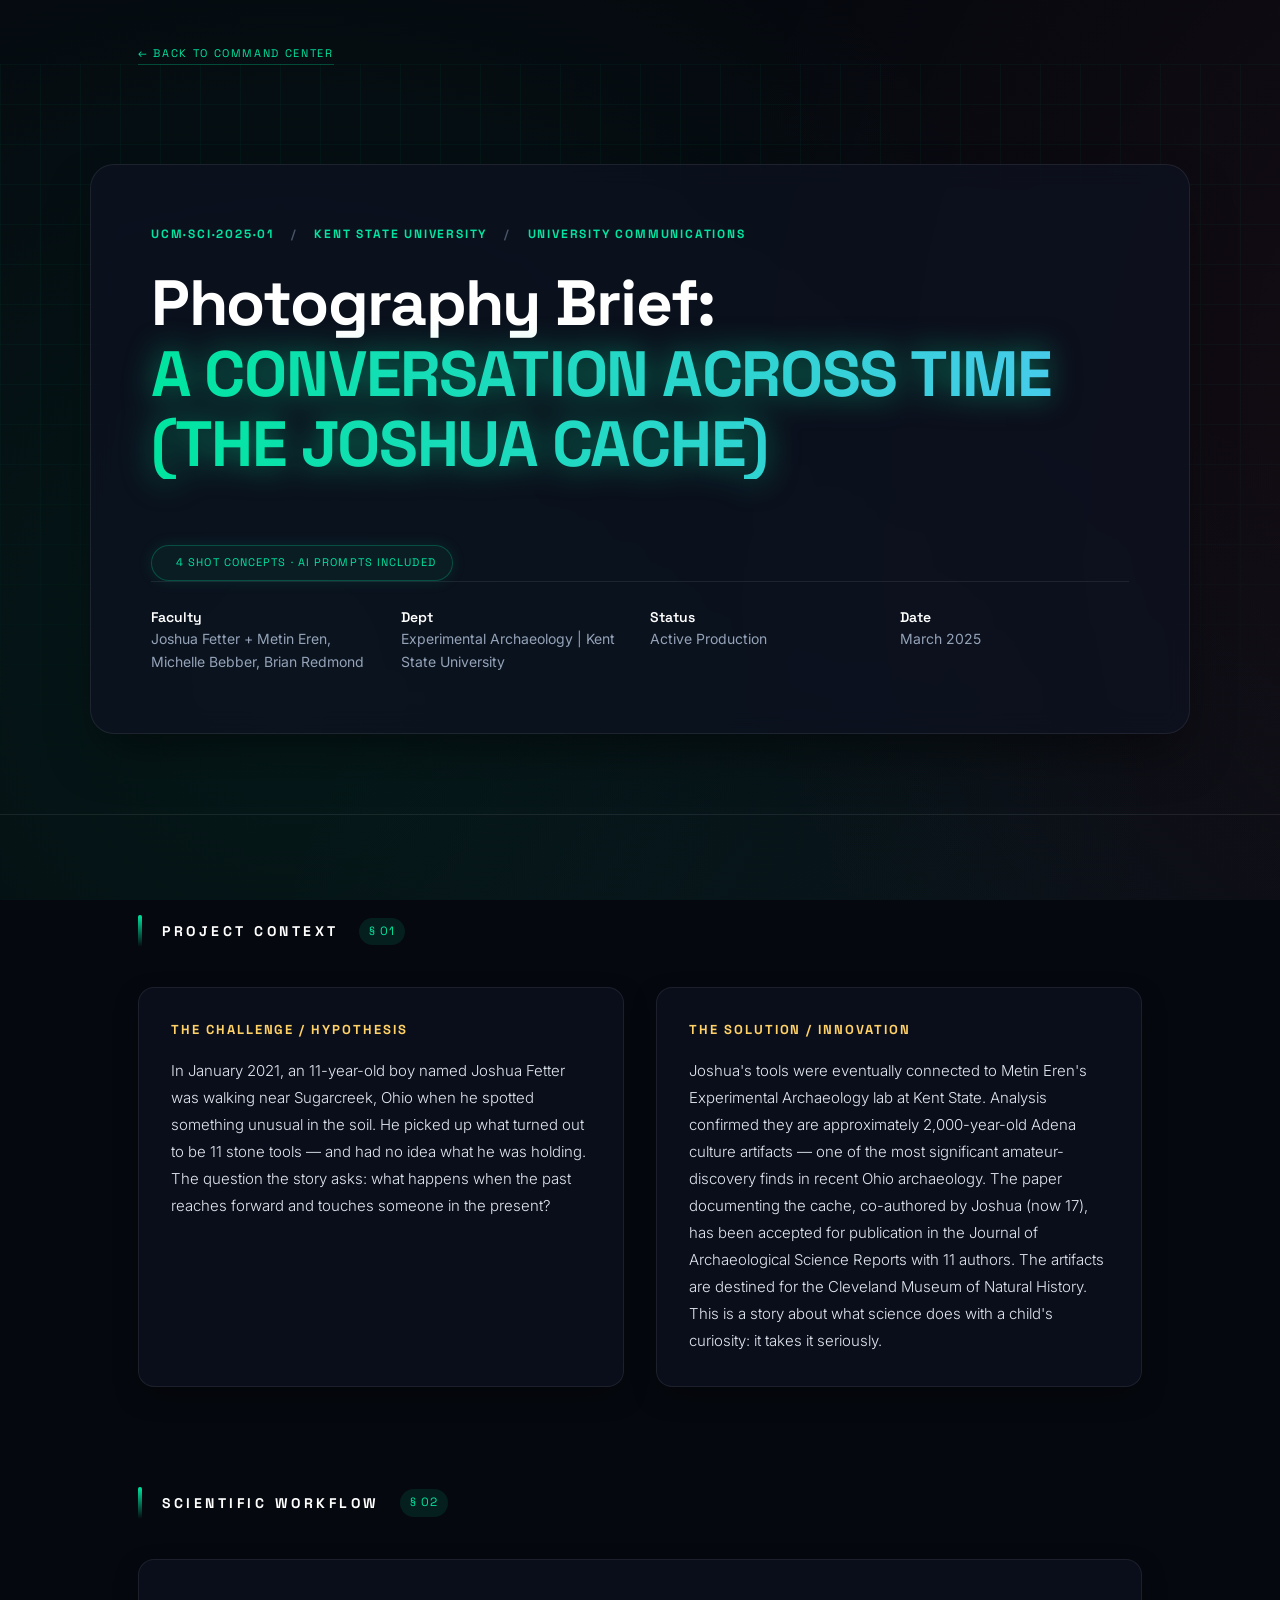
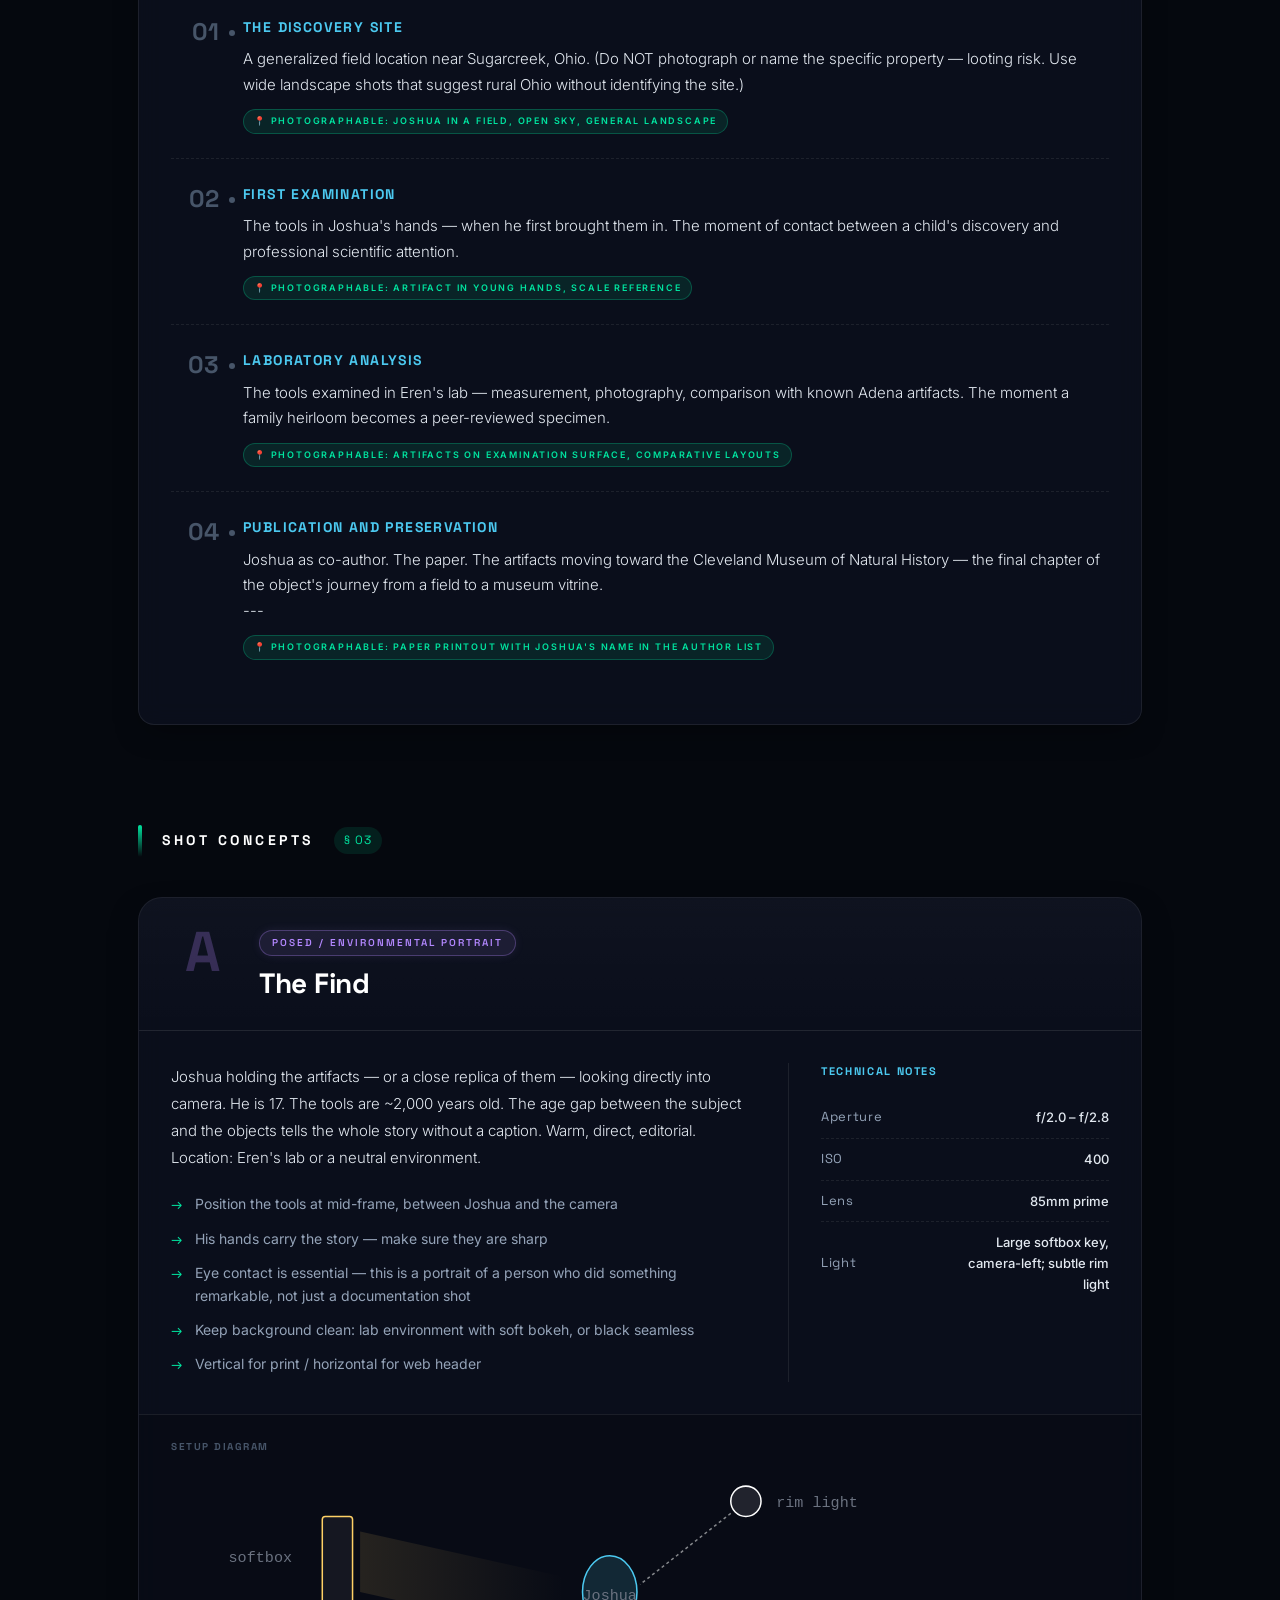
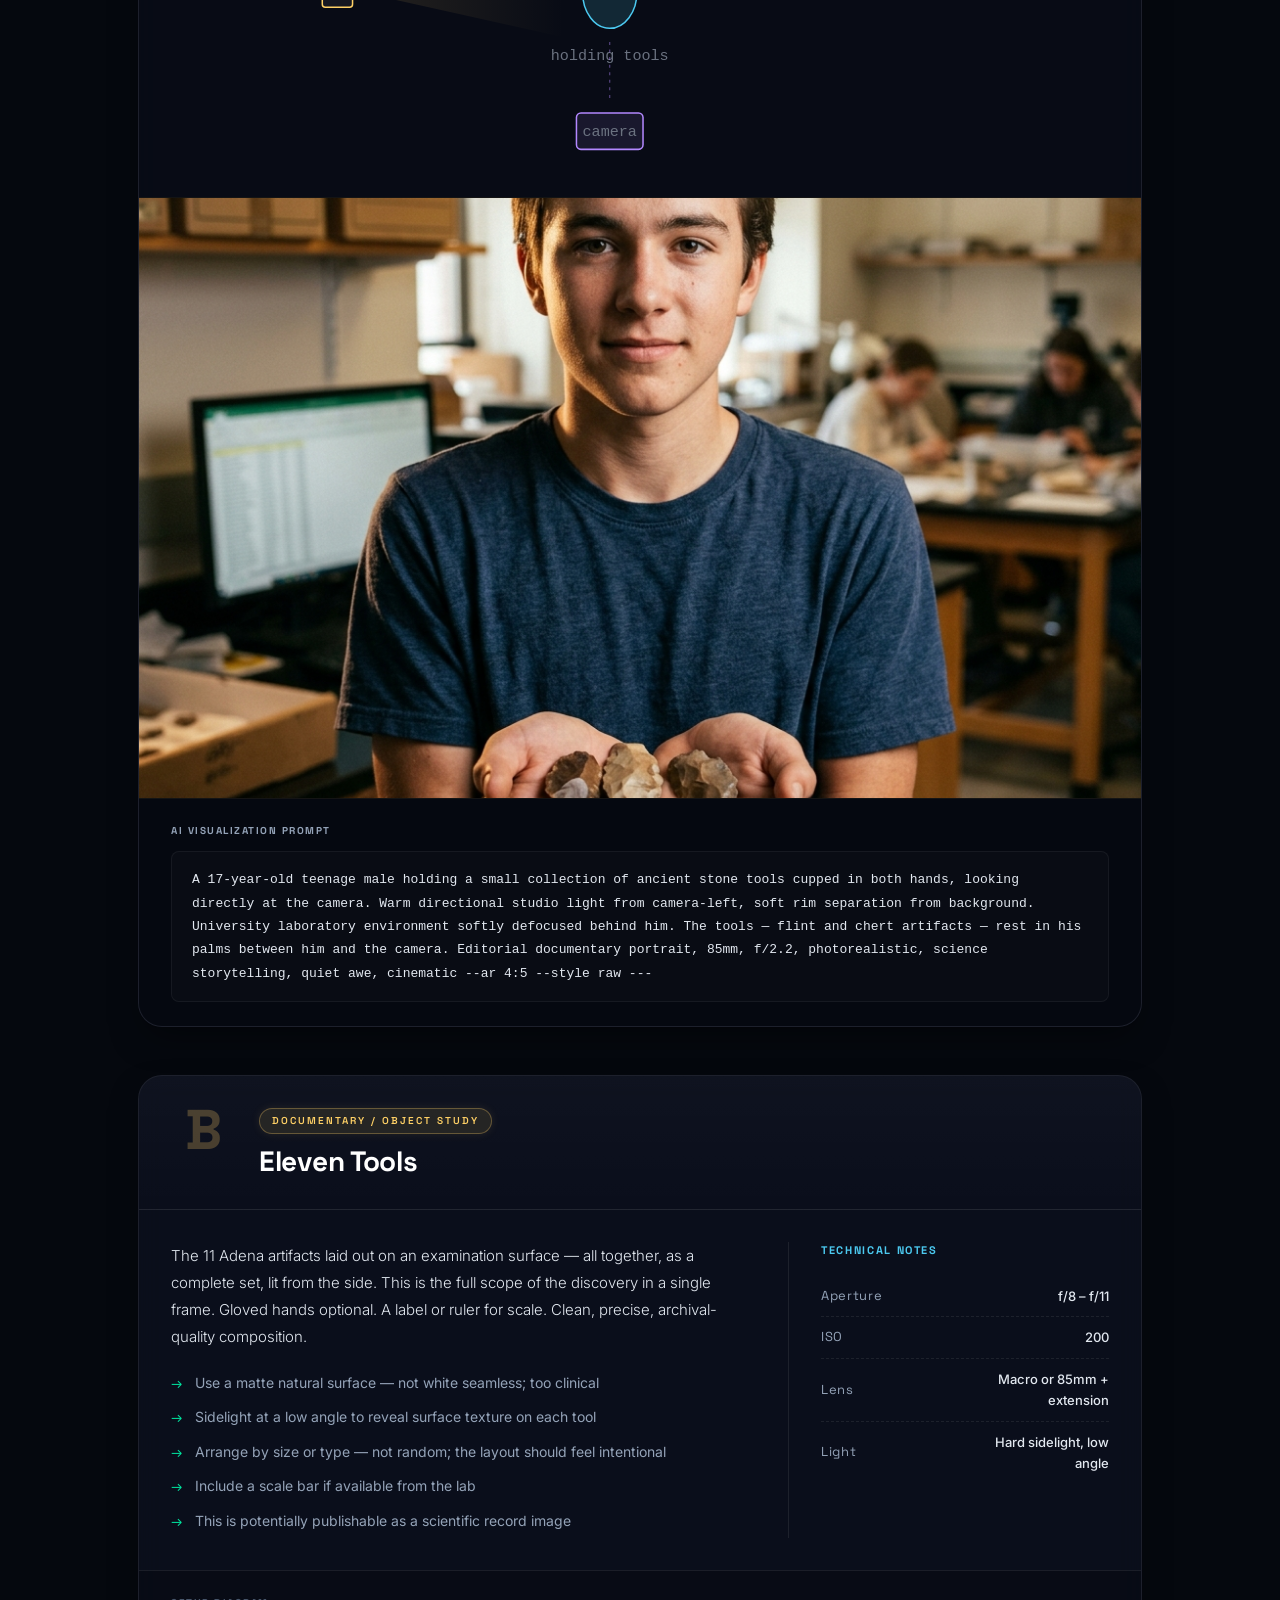
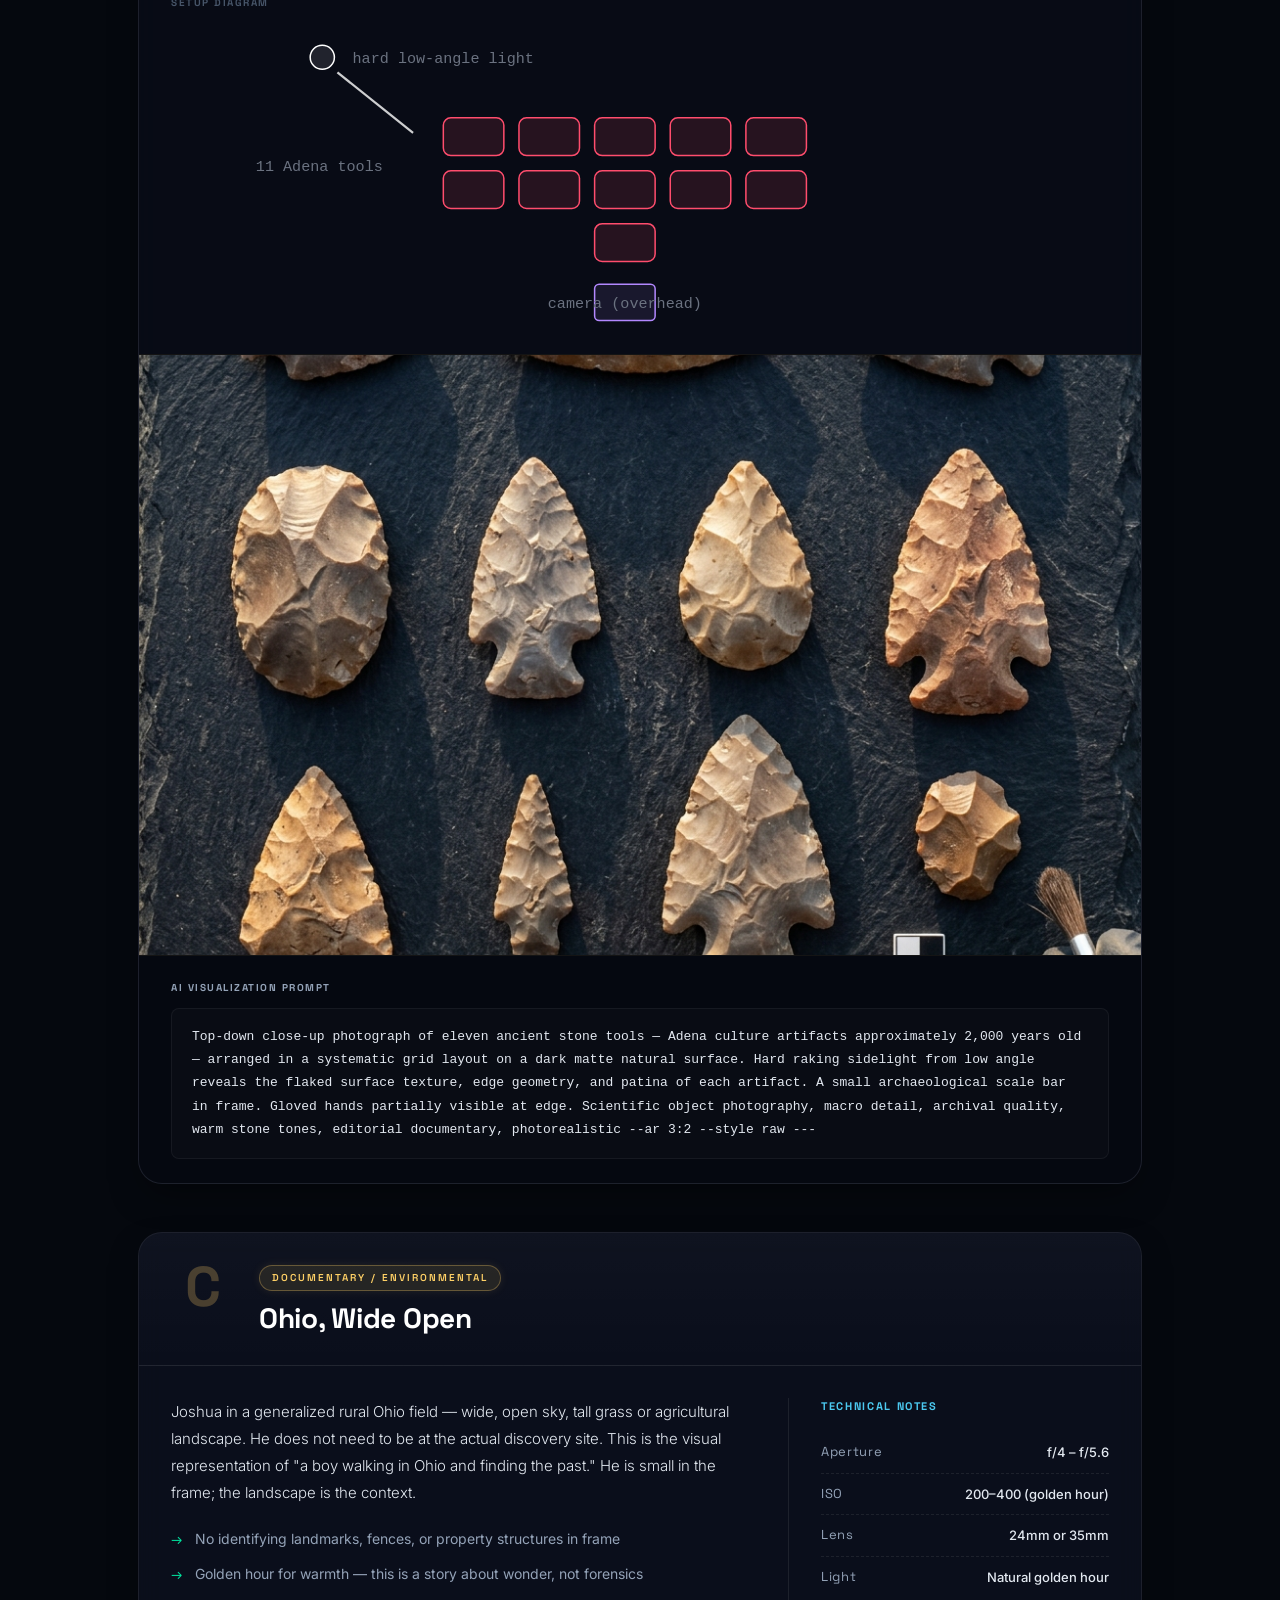
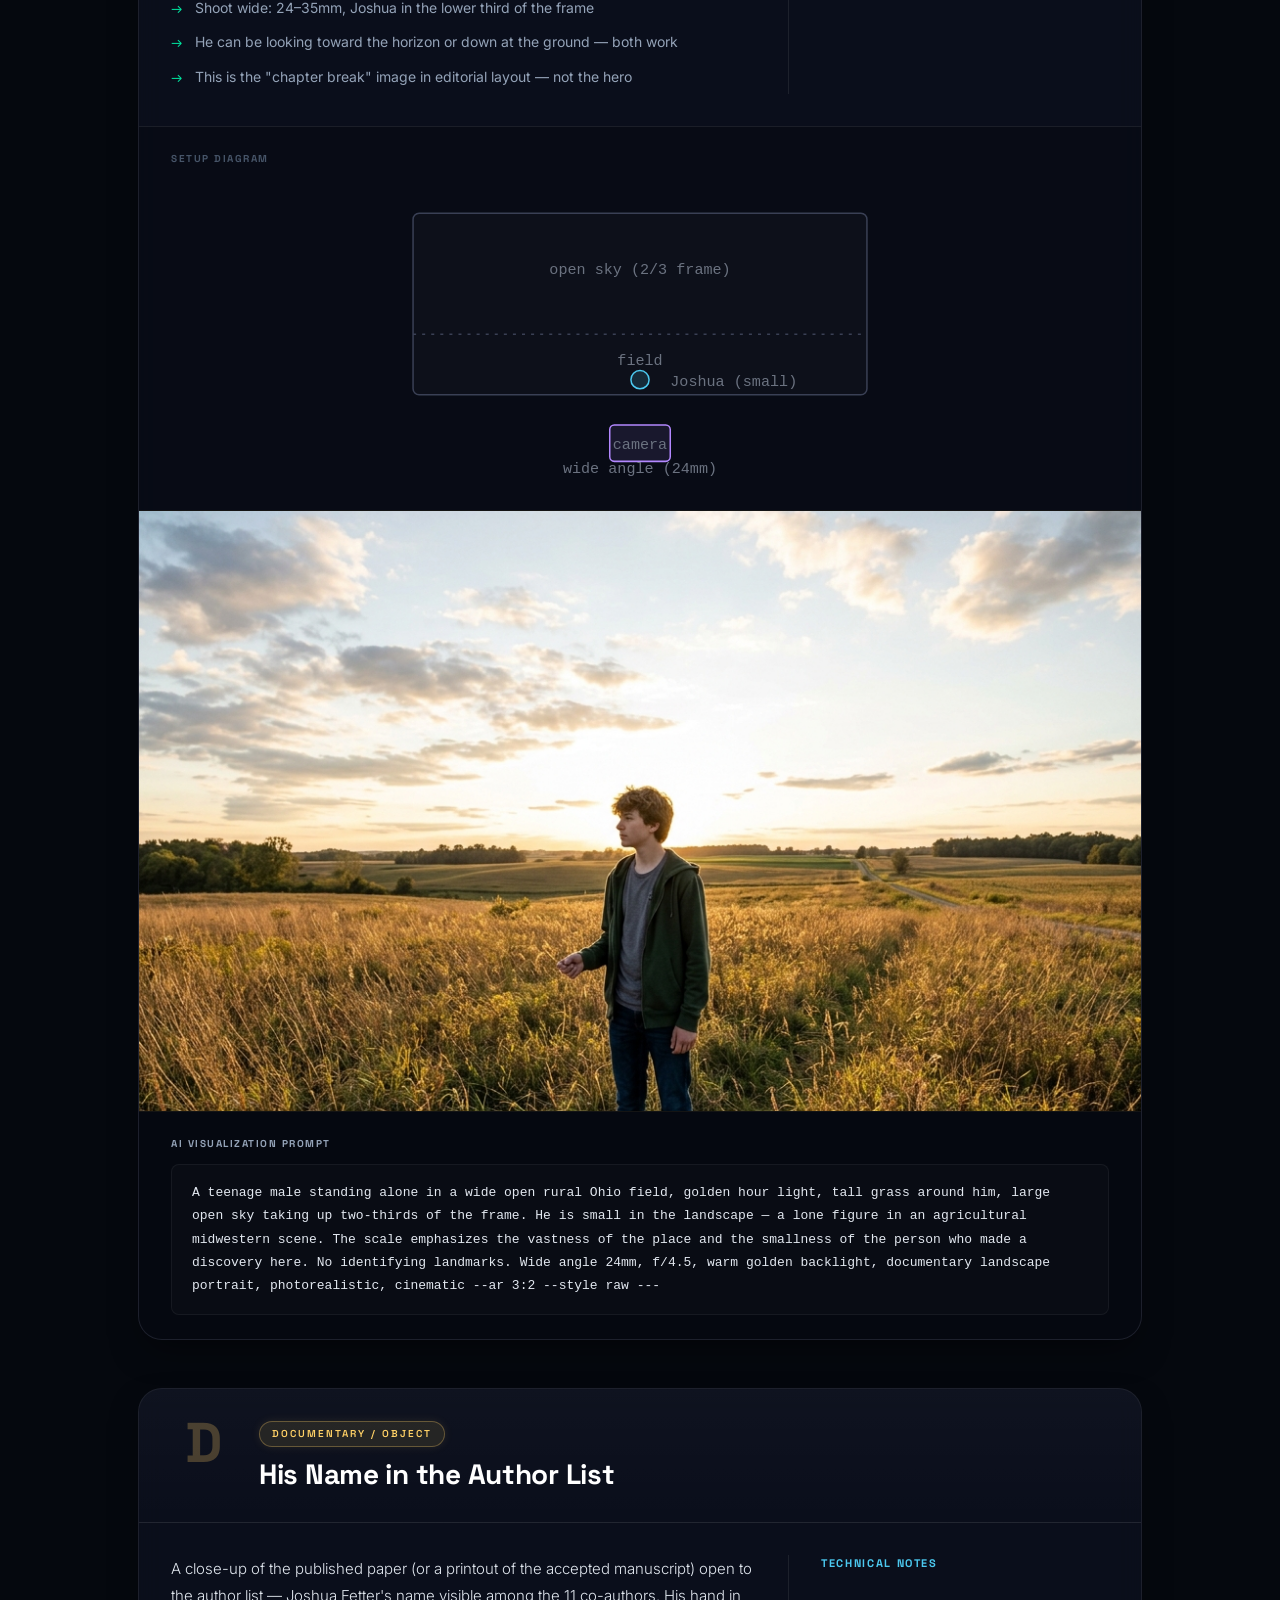
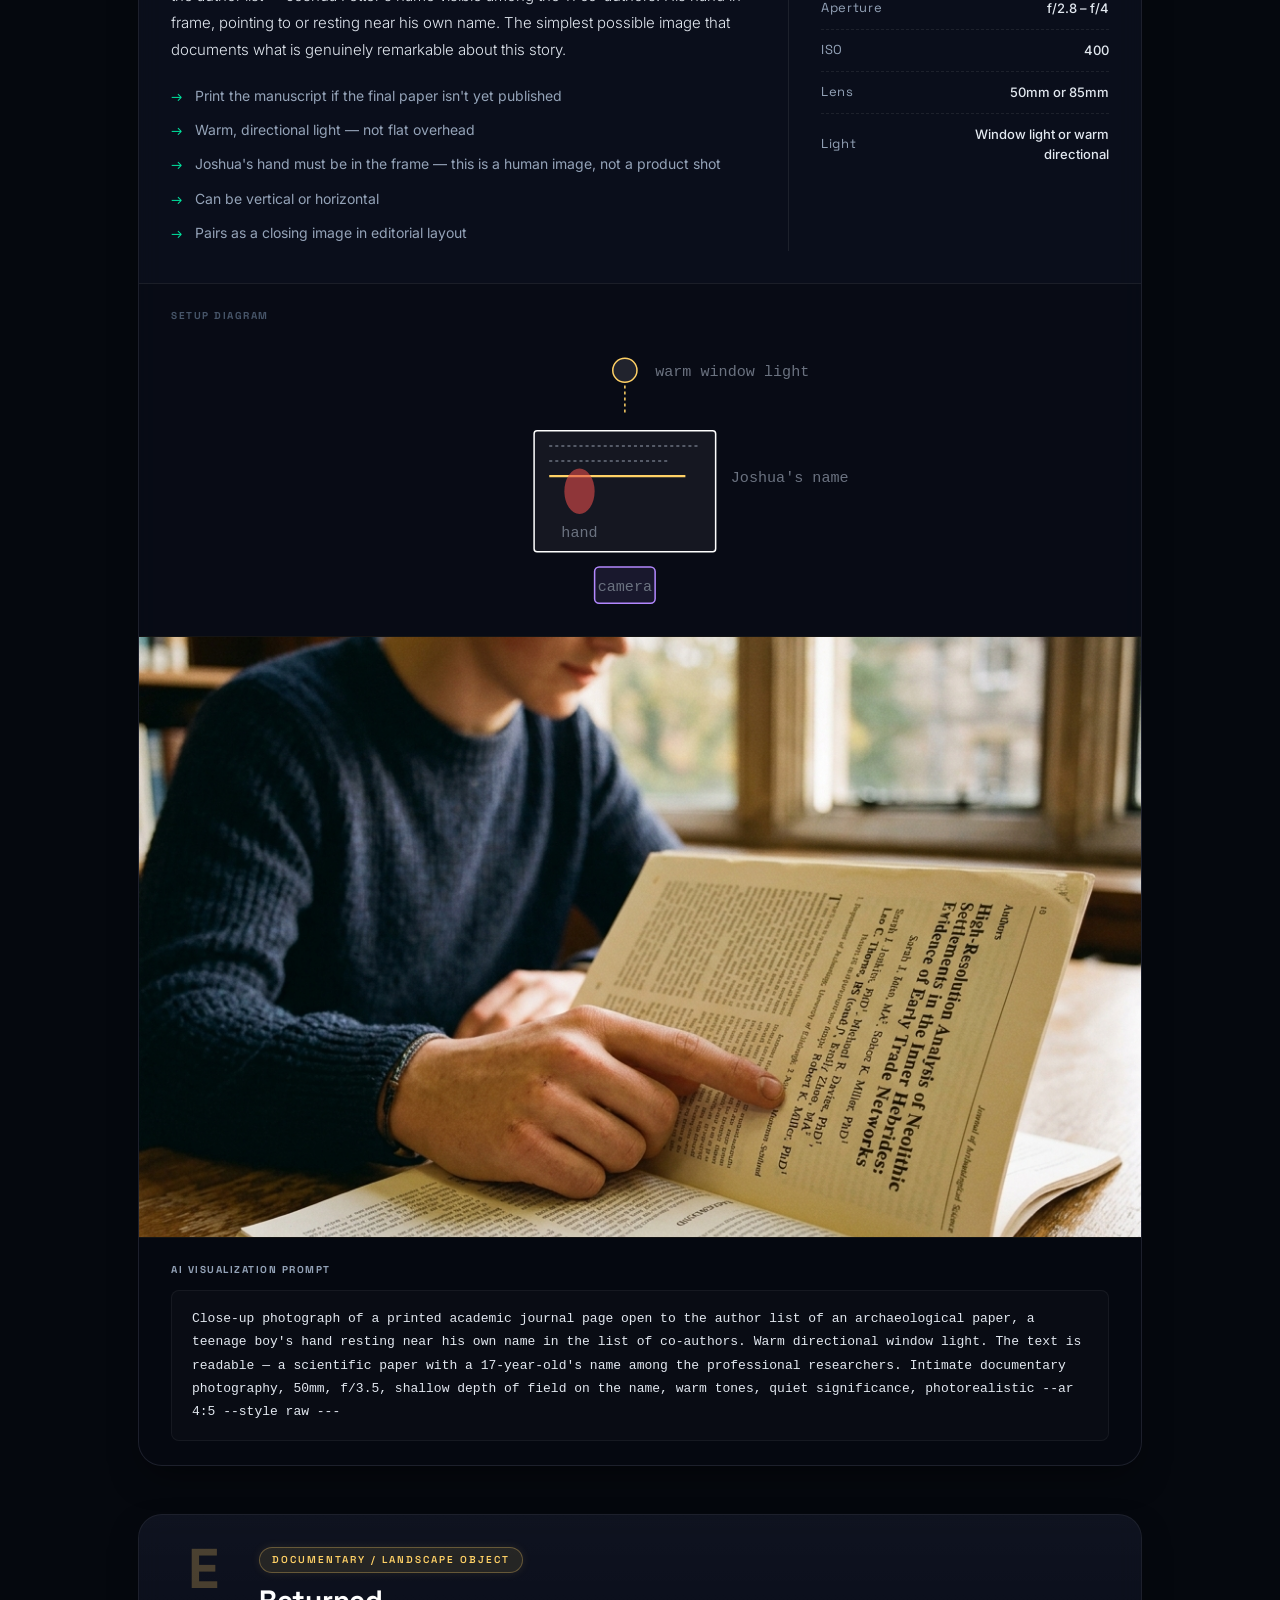
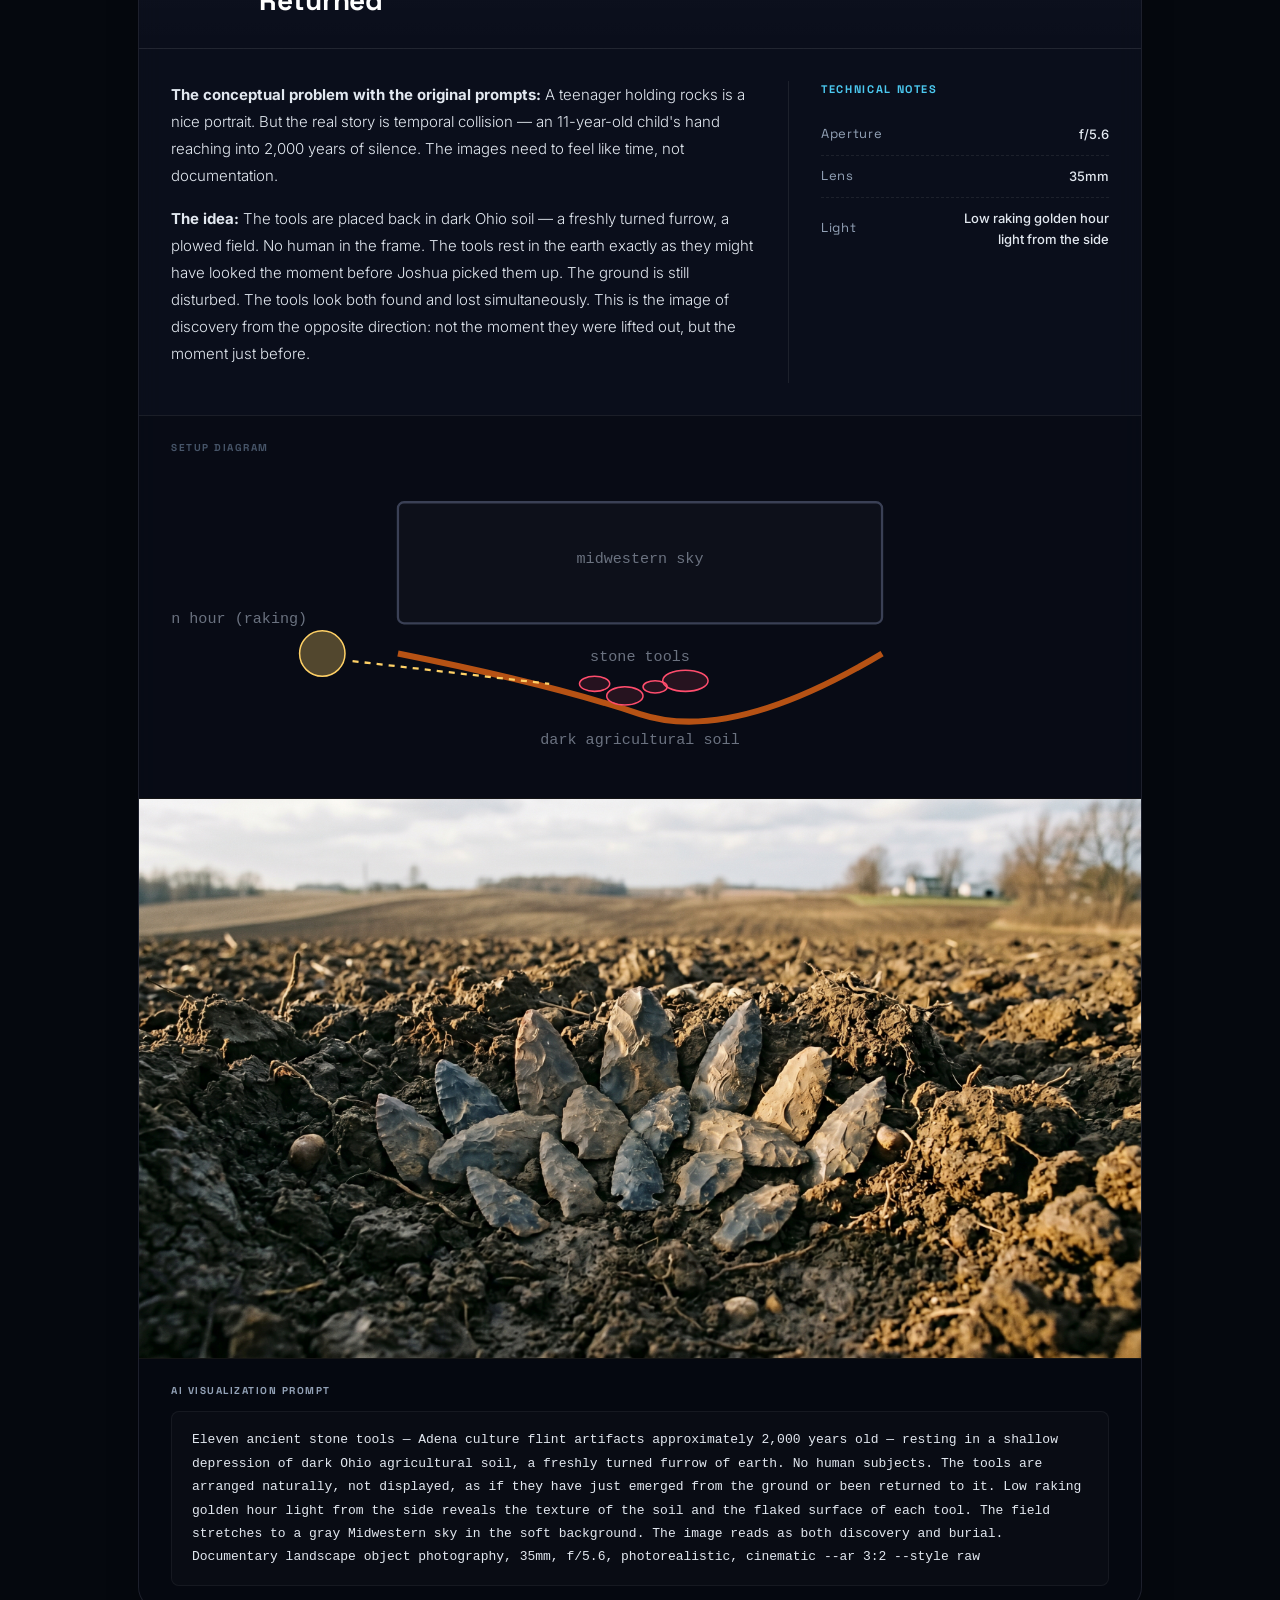
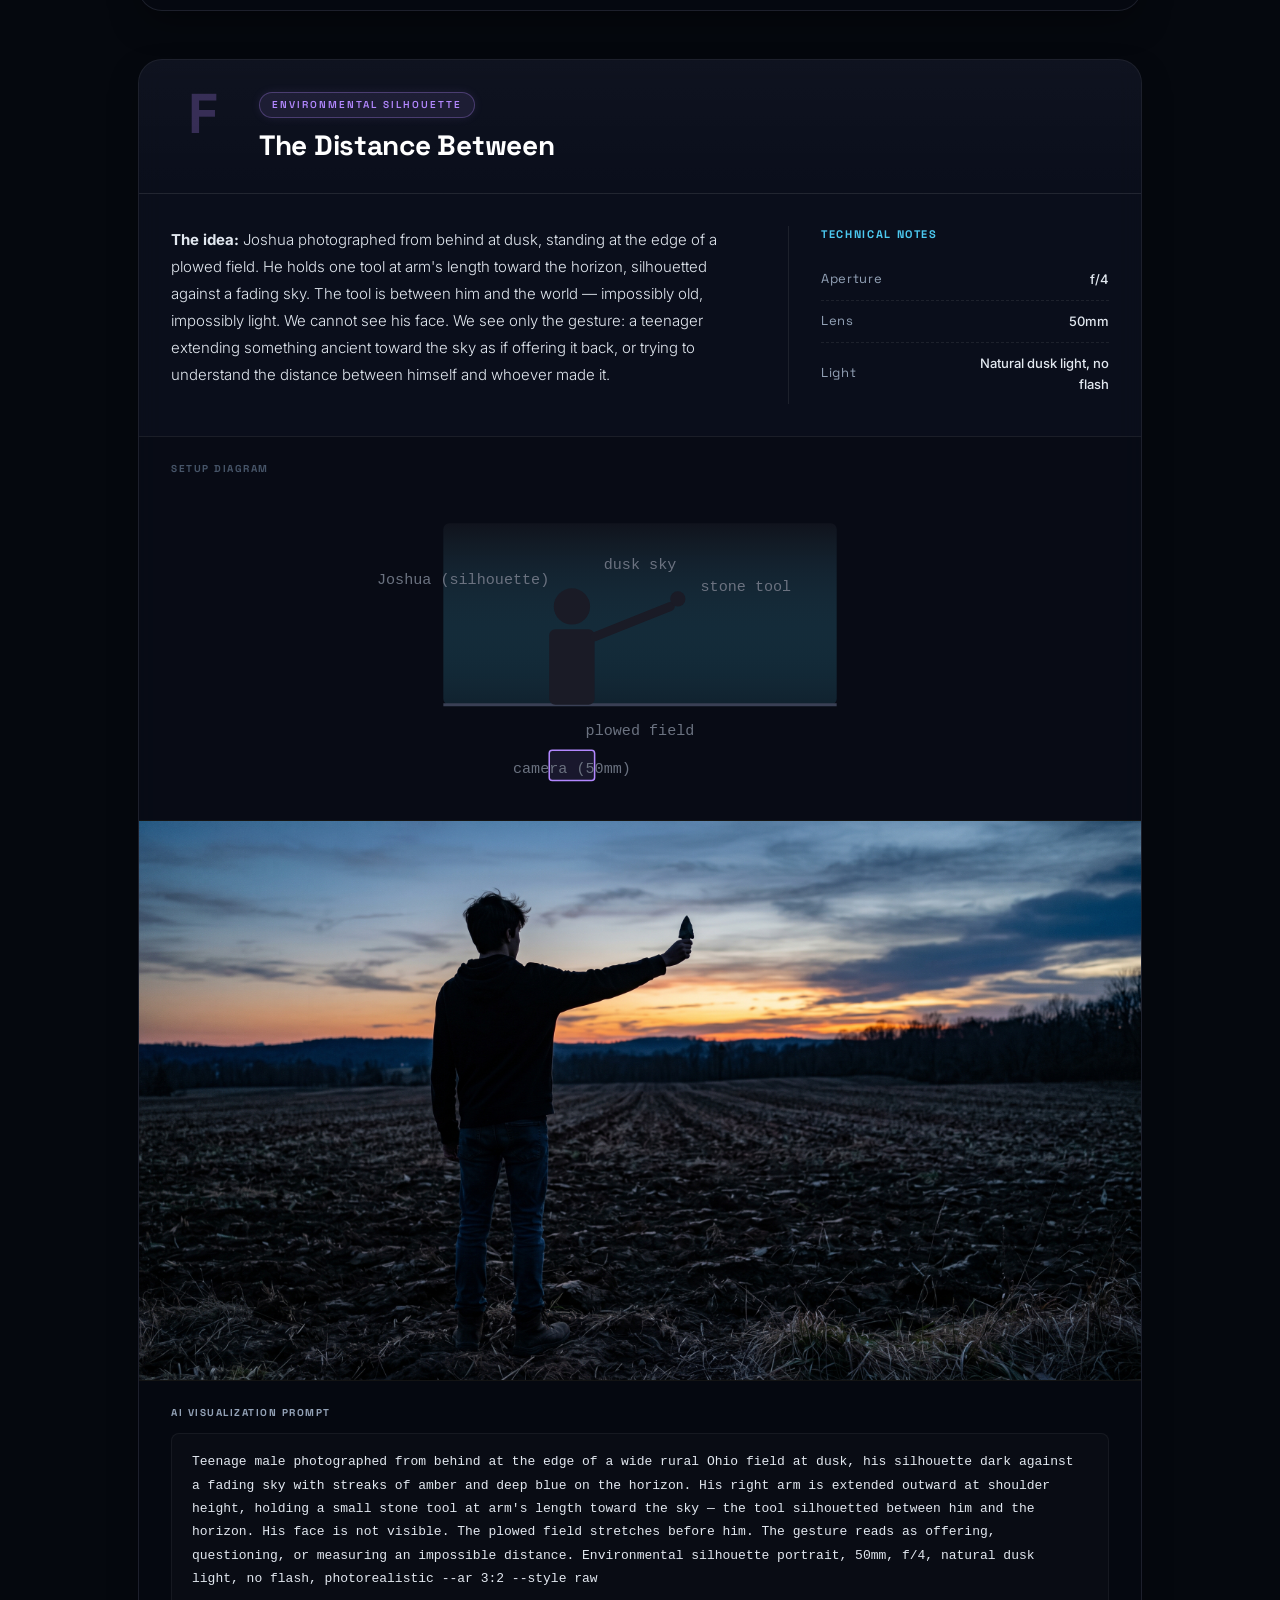
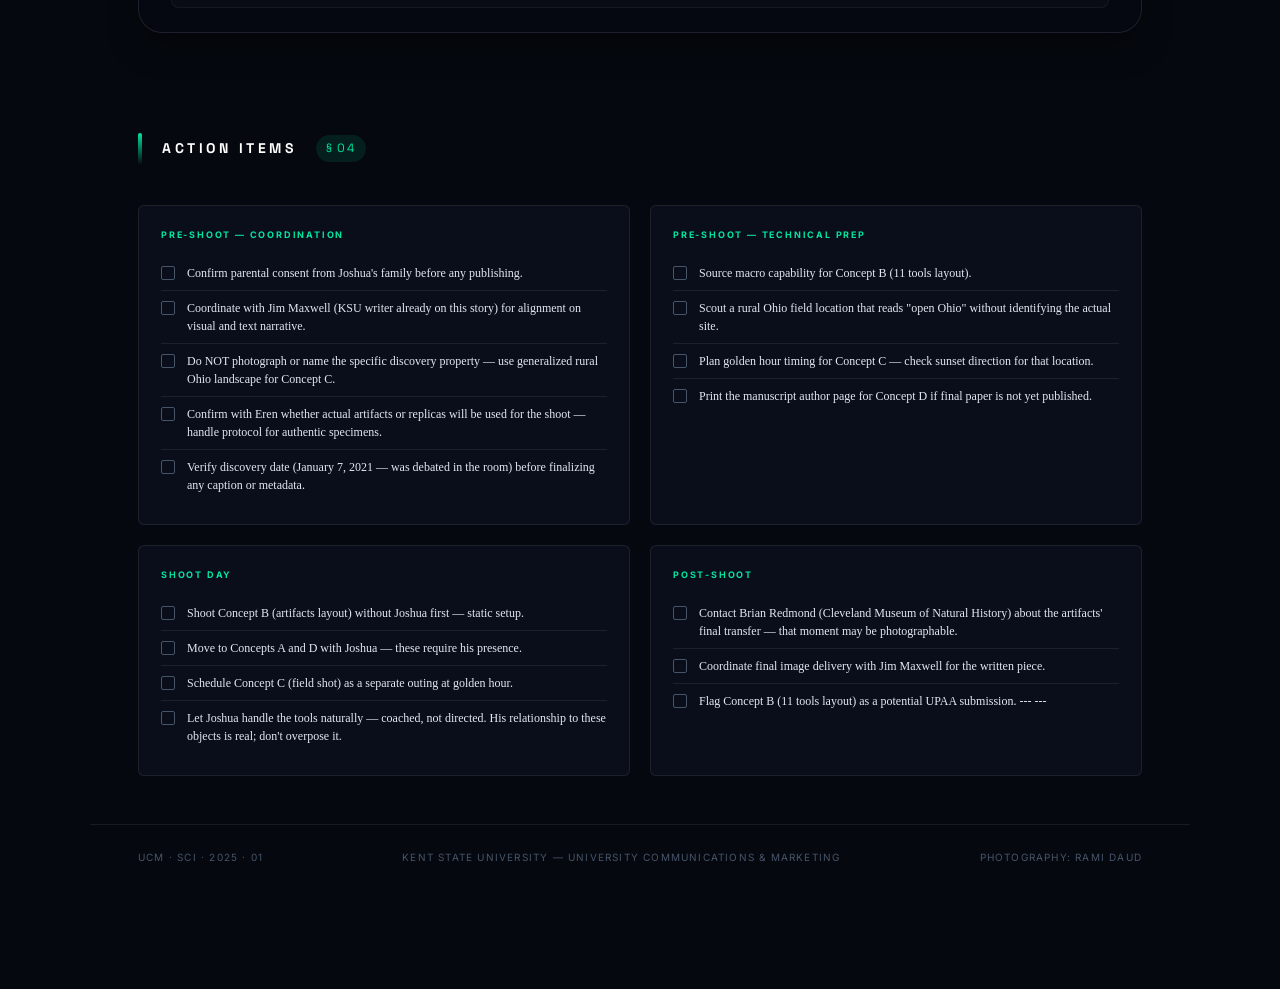
<file: JoshuaCache/joshuacache-shoot-brief.html>
<!DOCTYPE html>
<html lang="en">
<head>
<meta charset="UTF-8">
<meta name="viewport" content="width=device-width, initial-scale=1.0">
<title>Shoot Brief — A CONVERSATION ACROSS TIME (THE JOSHUA CACHE)</title>
<link rel="preconnect" href="https://fonts.googleapis.com">
<link rel="preconnect" href="https://fonts.gstatic.com" crossorigin>
<link href="https://fonts.googleapis.com/css2?family=Inter:wght@300;400;500;600&family=Space+Grotesk:wght@500;700&display=swap" rel="stylesheet">
<link rel="stylesheet" href="../css/theme.css">
<style>
.concept-diagram pre {
  white-space: pre;
  overflow-x: auto;
}
</style>
</head>
<body>
<div style="padding: 40px 48px 0; max-width: 1100px; margin: 0 auto;"><a href="../index.html" style="color: var(--green); text-decoration: none; font-family: var(--font-display); font-size: 11px; letter-spacing: 0.15em; text-transform: uppercase; border-bottom: 1px solid var(--border); padding-bottom: 4px; transition: color 0.2s ease;">← Back to Command Center</a></div>

<!-- ══ COVER ══════════════════════════════════════════════ -->
<div class="cover">
  <div class="cover-content">
    <div class="cover-meta">
      UCM·SCI·2025·01 <span>/</span> Kent State University <span>/</span> University Communications 
    </div>
    <h1>Photography Brief:<br><em>A CONVERSATION ACROSS TIME (THE JOSHUA CACHE)</em></h1>
    <div class="cover-tag"><span class="pulse-dot"></span> 4 Shot Concepts · AI Prompts Included</div>
    <div class="cover-sub">
      <div><strong>Faculty</strong><br>Joshua Fetter + Metin Eren, Michelle Bebber, Brian Redmond</div>
      <div><strong>Dept</strong><br>Experimental Archaeology | Kent State University</div>
      <div><strong>Status</strong><br>Active Production</div>
      <div><strong>Date</strong><br>March 2025</div>
    </div>
  </div>
</div>

<div class="page">

<!-- ══ 01 RESEARCH ════════════════════════════════════════ -->
<div class="section-label">
  <h2>Project Context</h2>
  <span class="section-num">§ 01</span>
</div>

<div class="research-grid">
  <div class="info-card">
    <h3>The Challenge / Hypothesis</h3>
    <p>In January 2021, an 11-year-old boy named Joshua Fetter was walking near
Sugarcreek, Ohio when he spotted something unusual in the soil. He picked up
what turned out to be 11 stone tools — and had no idea what he was holding.
The question the story asks: what happens when the past reaches forward and
touches someone in the present?</p>
  </div>
  <div class="info-card">
    <h3>The Solution / Innovation</h3>
    <p>Joshua's tools were eventually connected to Metin Eren's Experimental Archaeology
lab at Kent State. Analysis confirmed they are approximately 2,000-year-old Adena
culture artifacts — one of the most significant amateur-discovery finds in recent
Ohio archaeology. The paper documenting the cache, co-authored by Joshua (now 17),
has been accepted for publication in the Journal of Archaeological Science Reports
with 11 authors. The artifacts are destined for the Cleveland Museum of Natural
History. This is a story about what science does with a child's curiosity: it takes
it seriously.</p>
  </div>
</div>

<!-- ══ 02 WORKFLOW ═════════════════════════════════════════ -->
<div class="section-label">
  <h2>Scientific Workflow</h2>
  <span class="section-num">§ 02</span>
</div>

<div class="info-card-full">
  <div class="workflow">

    <div class="workflow-step">
      <div class="workflow-num">01</div>
      <div class="workflow-content">
        <h4>The Discovery Site</h4>
        <p>A generalized field location near Sugarcreek, Ohio. (Do NOT photograph or name
the specific property — looting risk. Use wide landscape shots that suggest rural
Ohio without identifying the site.)</p>
        <div class="workflow-badge">📍 Photographable: Joshua in a field, open sky, general landscape</div>
      </div>
    </div>
    <div class="workflow-step">
      <div class="workflow-num">02</div>
      <div class="workflow-content">
        <h4>First Examination</h4>
        <p>The tools in Joshua's hands — when he first brought them in. The moment of contact
between a child's discovery and professional scientific attention.</p>
        <div class="workflow-badge">📍 Photographable: artifact in young hands, scale reference</div>
      </div>
    </div>
    <div class="workflow-step">
      <div class="workflow-num">03</div>
      <div class="workflow-content">
        <h4>Laboratory Analysis</h4>
        <p>The tools examined in Eren's lab — measurement, photography, comparison with
known Adena artifacts. The moment a family heirloom becomes a peer-reviewed specimen.</p>
        <div class="workflow-badge">📍 Photographable: artifacts on examination surface, comparative layouts</div>
      </div>
    </div>
    <div class="workflow-step">
      <div class="workflow-num">04</div>
      <div class="workflow-content">
        <h4>Publication and Preservation</h4>
        <p>Joshua as co-author. The paper. The artifacts moving toward the Cleveland Museum
of Natural History — the final chapter of the object's journey from a field
to a museum vitrine.</p>
    <p>---</p>
        <div class="workflow-badge">📍 Photographable: paper printout with Joshua's name in the author list</div>
      </div>
    </div>
  </div>
</div>

<!-- ══ 03 SHOT CONCEPTS ════════════════════════════════════ -->
<div class="section-label">
  <h2>Shot Concepts</h2>
  <span class="section-num">§ 03</span>
</div>


<div class="concept-card posed">
  <div class="concept-header">
    <div class="concept-num">A</div>
    <div class="concept-meta">
      <div class="concept-type-badge">Posed / Environmental Portrait</div>
      <div class="concept-title">The Find</div>
    </div>
  </div>

  <div class="concept-body">
    <div class="concept-desc">
      <p>Joshua holding the artifacts — or a close replica of them — looking directly
into camera. He is 17. The tools are ~2,000 years old. The age gap between
the subject and the objects tells the whole story without a caption. Warm,
direct, editorial. Location: Eren's lab or a neutral environment.</p>
      <ul>
        <li>Position the tools at mid-frame, between Joshua and the camera</li>
<li>His hands carry the story — make sure they are sharp</li>
<li>Eye contact is essential — this is a portrait of a person who did something remarkable, not just a documentation shot</li>
<li>Keep background clean: lab environment with soft bokeh, or black seamless</li>
<li>Vertical for print / horizontal for web header</li>

      </ul>
    </div>
    <div class="concept-tech">
      <h5>Technical Notes</h5>
      <div class="tech-line"><span class="tech-key">Aperture</span><span class="tech-val">f/2.0 – f/2.8</span></div>
<div class="tech-line"><span class="tech-key">ISO</span><span class="tech-val">400</span></div>
<div class="tech-line"><span class="tech-key">Lens</span><span class="tech-val">85mm prime</span></div>
<div class="tech-line"><span class="tech-key">Light</span><span class="tech-val">Large softbox key, camera-left; subtle rim light</span></div>

    </div>
  </div>

  <div class="concept-diagram">
    <h5>Setup Diagram</h5>
    <svg width="100%" viewBox="0 0 620 200" style="display:block;">
      <!-- Softbox -->
      <rect x="100" y="30" width="20" height="60" rx="2" fill="rgba(255,255,255,0.05)" stroke="#ffd166" stroke-width="1"/>
      <text class="diag-label" x="80" y="60" text-anchor="end" fill="#ffd166">softbox</text>
      <polygon points="125,40 260,70 260,110 125,80" fill="url(#grad1_j)" opacity="0.2"/>
      <!-- Rim -->
      <circle cx="380" cy="20" r="10" fill="rgba(255,255,255,0.1)" stroke="#fff" stroke-width="1"/>
      <text class="diag-label" x="400" y="24" fill="#fff">rim light</text>
      <line x1="370" y1="28" x2="310" y2="75" stroke="#fff" stroke-width="1" stroke-dasharray="2 2" opacity="0.5"/>
      <!-- Joshua -->
      <ellipse cx="290" cy="80" rx="18" ry="24" class="diag-subject"/>
      <text class="diag-label" x="290" y="85" text-anchor="middle">Joshua</text>
      <text class="diag-label" x="290" y="125" text-anchor="middle">holding tools</text>
      <!-- Camera -->
      <rect x="268" y="160" width="44" height="24" rx="3" class="diag-camera"/>
      <text class="diag-label" x="290" y="175" text-anchor="middle">camera</text>
      <line x1="290" y1="150" x2="290" y2="110" stroke="#b388ff" stroke-width="0.7" stroke-dasharray="2 3" opacity="0.5"/>
      <defs>
        <linearGradient id="grad1_j" x1="0%" y1="0%" x2="100%" y2="0%">
          <stop offset="0%" stop-color="#ffd166" stop-opacity="0.6"/>
          <stop offset="100%" stop-color="#ffd166" stop-opacity="0"/>
        </linearGradient>
      </defs>
    </svg>
  </div>

  <div class="concept-generated-img">
    <img src="./images/concept_a.png" alt="Concept A Generated Image" style="width: 100%; height: 100%; object-fit: cover;">
  </div>
  <div class="concept-prompt">
    <h5>AI Visualization Prompt</h5>
    <div class="prompt-text">A 17-year-old teenage male holding a small collection of ancient stone tools cupped in both hands, looking directly at the camera. Warm directional studio light from camera-left, soft rim separation from background. University laboratory environment softly defocused behind him. The tools — flint and chert artifacts — rest in his palms between him and the camera. Editorial documentary portrait, 85mm, f/2.2, photorealistic, science storytelling, quiet awe, cinematic --ar 4:5 --style raw  ---</div>
  </div>
</div>

<div class="concept-card doc">
  <div class="concept-header">
    <div class="concept-num">B</div>
    <div class="concept-meta">
      <div class="concept-type-badge">Documentary / Object Study</div>
      <div class="concept-title">Eleven Tools</div>
    </div>
  </div>

  <div class="concept-body">
    <div class="concept-desc">
      <p>The 11 Adena artifacts laid out on an examination surface — all together,
as a complete set, lit from the side. This is the full scope of the discovery
in a single frame. Gloved hands optional. A label or ruler for scale. Clean,
precise, archival-quality composition.</p>
      <ul>
        <li>Use a matte natural surface — not white seamless; too clinical</li>
<li>Sidelight at a low angle to reveal surface texture on each tool</li>
<li>Arrange by size or type — not random; the layout should feel intentional</li>
<li>Include a scale bar if available from the lab</li>
<li>This is potentially publishable as a scientific record image</li>

      </ul>
    </div>
    <div class="concept-tech">
      <h5>Technical Notes</h5>
      <div class="tech-line"><span class="tech-key">Aperture</span><span class="tech-val">f/8 – f/11</span></div>
<div class="tech-line"><span class="tech-key">ISO</span><span class="tech-val">200</span></div>
<div class="tech-line"><span class="tech-key">Lens</span><span class="tech-val">Macro or 85mm + extension</span></div>
<div class="tech-line"><span class="tech-key">Light</span><span class="tech-val">Hard sidelight, low angle</span></div>

    </div>
  </div>

  <div class="concept-diagram">
    <h5>Setup Diagram</h5>
    <svg width="100%" viewBox="0 0 620 200" style="display:block;">
      <!-- Grid of tools -->
      <rect x="180" y="60" width="40" height="25" rx="5" class="diag-object"/>
      <rect x="230" y="60" width="40" height="25" rx="5" class="diag-object"/>
      <rect x="280" y="60" width="40" height="25" rx="5" class="diag-object"/>
      <rect x="330" y="60" width="40" height="25" rx="5" class="diag-object"/>
      <rect x="380" y="60" width="40" height="25" rx="5" class="diag-object"/>
      <rect x="180" y="95" width="40" height="25" rx="5" class="diag-object"/>
      <rect x="230" y="95" width="40" height="25" rx="5" class="diag-object"/>
      <rect x="280" y="95" width="40" height="25" rx="5" class="diag-object"/>
      <rect x="330" y="95" width="40" height="25" rx="5" class="diag-object"/>
      <rect x="380" y="95" width="40" height="25" rx="5" class="diag-object"/>
      <rect x="280" y="130" width="40" height="25" rx="5" class="diag-object"/>
      <text class="diag-label" x="140" y="95" text-anchor="end">11 Adena tools</text>
      <!-- Hard Light -->
      <circle cx="100" cy="20" r="8" fill="rgba(255,255,255,0.1)" stroke="#fff" stroke-width="1"/>
      <text class="diag-label" x="120" y="24" fill="#fff">hard low-angle light</text>
      <line x1="110" y1="30" x2="160" y2="70" stroke="#fff" stroke-width="1.5" opacity="0.8"/>
      <!-- Camera -->
      <rect x="280" y="170" width="40" height="24" rx="3" class="diag-camera"/>
      <text class="diag-label" x="300" y="186" text-anchor="middle">camera (overhead)</text>
    </svg>
  </div>

  <div class="concept-generated-img">
    <img src="./images/concept_b.png" alt="Concept B Generated Image" style="width: 100%; height: 100%; object-fit: cover;">
  </div>
  <div class="concept-prompt">
    <h5>AI Visualization Prompt</h5>
    <div class="prompt-text">Top-down close-up photograph of eleven ancient stone tools — Adena culture artifacts approximately 2,000 years old — arranged in a systematic grid layout on a dark matte natural surface. Hard raking sidelight from low angle reveals the flaked surface texture, edge geometry, and patina of each artifact. A small archaeological scale bar in frame. Gloved hands partially visible at edge. Scientific object photography, macro detail, archival quality, warm stone tones, editorial documentary, photorealistic --ar 3:2 --style raw  ---</div>
  </div>
</div>

<div class="concept-card doc">
  <div class="concept-header">
    <div class="concept-num">C</div>
    <div class="concept-meta">
      <div class="concept-type-badge">Documentary / Environmental</div>
      <div class="concept-title">Ohio, Wide Open</div>
    </div>
  </div>

  <div class="concept-body">
    <div class="concept-desc">
      <p>Joshua in a generalized rural Ohio field — wide, open sky, tall grass or
agricultural landscape. He does not need to be at the actual discovery site.
This is the visual representation of "a boy walking in Ohio and finding the
past." He is small in the frame; the landscape is the context.</p>
      <ul>
        <li>No identifying landmarks, fences, or property structures in frame</li>
<li>Golden hour for warmth — this is a story about wonder, not forensics</li>
<li>Shoot wide: 24–35mm, Joshua in the lower third of the frame</li>
<li>He can be looking toward the horizon or down at the ground — both work</li>
<li>This is the "chapter break" image in editorial layout — not the hero</li>

      </ul>
    </div>
    <div class="concept-tech">
      <h5>Technical Notes</h5>
      <div class="tech-line"><span class="tech-key">Aperture</span><span class="tech-val">f/4 – f/5.6</span></div>
<div class="tech-line"><span class="tech-key">ISO</span><span class="tech-val">200–400 (golden hour)</span></div>
<div class="tech-line"><span class="tech-key">Lens</span><span class="tech-val">24mm or 35mm</span></div>
<div class="tech-line"><span class="tech-key">Light</span><span class="tech-val">Natural golden hour</span></div>

    </div>
  </div>

  <div class="concept-diagram">
    <h5>Setup Diagram</h5>
    <svg width="100%" viewBox="0 0 620 200" style="display:block;">
      <!-- Landscape background -->
      <rect x="160" y="20" width="300" height="120" rx="4" fill="rgba(255,255,255,0.02)" stroke="#3a4055" stroke-width="1"/>
      <line x1="160" y1="100" x2="460" y2="100" stroke="#3a4055" stroke-width="1" stroke-dasharray="2 4"/>
      <text class="diag-label" x="310" y="60" text-anchor="middle">open sky (2/3 frame)</text>
      <text class="diag-label" x="310" y="120" text-anchor="middle">field</text>
      <!-- Joshua -->
      <circle cx="310" cy="130" r="6" class="diag-subject"/>
      <text class="diag-label" x="330" y="134">Joshua (small)</text>
      <!-- Camera -->
      <rect x="290" y="160" width="40" height="24" rx="3" class="diag-camera"/>
      <text class="diag-label" x="310" y="176" text-anchor="middle">camera</text>
      <text class="diag-label" x="310" y="192" text-anchor="middle" fill="#b388ff">wide angle (24mm)</text>
    </svg>
  </div>

  <div class="concept-generated-img">
    <img src="./images/concept_c.png" alt="Concept C Generated Image" style="width: 100%; height: 100%; object-fit: cover;">
  </div>
  <div class="concept-prompt">
    <h5>AI Visualization Prompt</h5>
    <div class="prompt-text">A teenage male standing alone in a wide open rural Ohio field, golden hour light, tall grass around him, large open sky taking up two-thirds of the frame. He is small in the landscape — a lone figure in an agricultural midwestern scene. The scale emphasizes the vastness of the place and the smallness of the person who made a discovery here. No identifying landmarks. Wide angle 24mm, f/4.5, warm golden backlight, documentary landscape portrait, photorealistic, cinematic --ar 3:2 --style raw  ---</div>
  </div>
</div>

<div class="concept-card doc">
  <div class="concept-header">
    <div class="concept-num">D</div>
    <div class="concept-meta">
      <div class="concept-type-badge">Documentary / Object</div>
      <div class="concept-title">His Name in the Author List</div>
    </div>
  </div>

  <div class="concept-body">
    <div class="concept-desc">
      <p>A close-up of the published paper (or a printout of the accepted manuscript)
open to the author list — Joshua Fetter's name visible among the 11 co-authors.
His hand in frame, pointing to or resting near his own name. The simplest
possible image that documents what is genuinely remarkable about this story.</p>
      <ul>
        <li>Print the manuscript if the final paper isn't yet published</li>
<li>Warm, directional light — not flat overhead</li>
<li>Joshua's hand must be in the frame — this is a human image, not a product shot</li>
<li>Can be vertical or horizontal</li>
<li>Pairs as a closing image in editorial layout</li>

      </ul>
    </div>
    <div class="concept-tech">
      <h5>Technical Notes</h5>
      <div class="tech-line"><span class="tech-key">Aperture</span><span class="tech-val">f/2.8 – f/4</span></div>
<div class="tech-line"><span class="tech-key">ISO</span><span class="tech-val">400</span></div>
<div class="tech-line"><span class="tech-key">Lens</span><span class="tech-val">50mm or 85mm</span></div>
<div class="tech-line"><span class="tech-key">Light</span><span class="tech-val">Window light or warm directional</span></div>

    </div>
  </div>

  <div class="concept-diagram">
    <h5>Setup Diagram</h5>
    <svg width="100%" viewBox="0 0 620 180" style="display:block;">
      <!-- Journal Page -->
      <rect x="240" y="60" width="120" height="80" rx="2" fill="rgba(255,255,255,0.05)" stroke="#fff" stroke-width="1"/>
      <line x1="250" y1="70" x2="350" y2="70" stroke="#6b7280" stroke-width="1" stroke-dasharray="2 2"/>
      <line x1="250" y1="80" x2="330" y2="80" stroke="#6b7280" stroke-width="1" stroke-dasharray="2 2"/>
      <line x1="250" y1="90" x2="340" y2="90" stroke="#ffd166" stroke-width="1.5"/>
      <text class="diag-label" x="370" y="94" fill="#ffd166">Joshua's name</text>
      <!-- Hand -->
      <ellipse cx="270" cy="100" rx="10" ry="15" fill="#E24B4A" opacity="0.6"/>
      <text class="diag-label" x="270" y="130" text-anchor="middle">hand</text>
      <!-- Light -->
      <circle cx="300" cy="20" r="8" fill="rgba(255,255,255,0.1)" stroke="#ffd166" stroke-width="1"/>
      <text class="diag-label" x="320" y="24" fill="#ffd166">warm window light</text>
      <line x1="300" y1="30" x2="300" y2="50" stroke="#ffd166" stroke-width="1" stroke-dasharray="2 2"/>
      <!-- Camera -->
      <rect x="280" y="150" width="40" height="24" rx="3" class="diag-camera"/>
      <text class="diag-label" x="300" y="166" text-anchor="middle">camera</text>
    </svg>
  </div>

  <div class="concept-generated-img">
    <img src="./images/concept_d.png" alt="Concept D Generated Image" style="width: 100%; height: 100%; object-fit: cover;">
  </div>
  <div class="concept-prompt">
    <h5>AI Visualization Prompt</h5>
    <div class="prompt-text">Close-up photograph of a printed academic journal page open to the author list of an archaeological paper, a teenage boy's hand resting near his own name in the list of co-authors. Warm directional window light. The text is readable — a scientific paper with a 17-year-old's name among the professional researchers. Intimate documentary photography, 50mm, f/3.5, shallow depth of field on the name, warm tones, quiet significance, photorealistic --ar 4:5 --style raw  ---</div>
  </div>
</div>

<div class="concept-card doc">
  <div class="concept-header">
    <div class="concept-num">E</div>
    <div class="concept-meta">
      <div class="concept-type-badge">Documentary / Landscape Object</div>
      <div class="concept-title">Returned</div>
    </div>
  </div>

  <div class="concept-body">
    <div class="concept-desc">
      <p><strong>The conceptual problem with the original prompts:</strong> A teenager holding rocks is a nice portrait. But the real story is temporal collision — an 11-year-old child's hand reaching into 2,000 years of silence. The images need to feel like time, not documentation.</p>
      <p><strong>The idea:</strong> The tools are placed back in dark Ohio soil — a freshly turned furrow, a plowed field. No human in the frame. The tools rest in the earth exactly as they might have looked the moment before Joshua picked them up. The ground is still disturbed. The tools look both found and lost simultaneously. This is the image of discovery from the opposite direction: not the moment they were lifted out, but the moment just before.</p>
    </div>
    <div class="concept-tech">
      <h5>Technical Notes</h5>
      <div class="tech-line"><span class="tech-key">Aperture</span><span class="tech-val">f/5.6</span></div>
      <div class="tech-line"><span class="tech-key">Lens</span><span class="tech-val">35mm</span></div>
      <div class="tech-line"><span class="tech-key">Light</span><span class="tech-val">Low raking golden hour light from the side</span></div>
    </div>
  </div>

  <div class="concept-diagram">
    <h5>Setup Diagram</h5>
    <svg width="100%" viewBox="0 0 620 200" style="display:block;">
      <!-- Sky / Background -->
      <rect x="150" y="20" width="320" height="80" rx="4" fill="rgba(255,255,255,0.02)" stroke="#3a4055" stroke-width="1.5"/>
      <text class="diag-label" x="310" y="60" text-anchor="middle">midwestern sky</text>
      
      <!-- Soil / Furrow -->
      <path d="M 150 120 Q 250 140 310 160 T 470 120" fill="none" stroke="#e36414" stroke-width="4" opacity="0.8"/>
      <text class="diag-label" x="310" y="180" text-anchor="middle" fill="#e36414">dark agricultural soil</text>

      <!-- Tools -->
      <ellipse cx="280" cy="140" rx="10" ry="5" class="diag-object"/>
      <ellipse cx="300" cy="148" rx="12" ry="6" class="diag-object"/>
      <ellipse cx="320" cy="142" rx="8" ry="4" class="diag-object"/>
      <ellipse cx="340" cy="138" rx="15" ry="7" class="diag-object"/>
      <text class="diag-label" x="310" y="125" text-anchor="middle">stone tools</text>

      <!-- Sun / Light -->
      <circle cx="100" cy="120" r="15" fill="rgba(255,209,102,0.3)" stroke="#ffd166" stroke-width="1"/>
      <text class="diag-label" x="90" y="100" text-anchor="end" fill="#ffd166">golden hour (raking)</text>
      <line x1="120" y1="125" x2="250" y2="140" stroke="#ffd166" stroke-width="1.5" stroke-dasharray="4 4"/>
    </svg>
  </div>

  <div class="concept-generated-img">
    <img src="./images/concept_e.png" alt="Concept E Generated Image" style="width: 100%; height: 100%; object-fit: cover;">
  </div>
  <div class="concept-prompt">
    <h5>AI Visualization Prompt</h5>
    <div class="prompt-text">Eleven ancient stone tools — Adena culture flint artifacts approximately 2,000 years old — resting in a shallow depression of dark Ohio agricultural soil, a freshly turned furrow of earth. No human subjects. The tools are arranged naturally, not displayed, as if they have just emerged from the ground or been returned to it. Low raking golden hour light from the side reveals the texture of the soil and the flaked surface of each tool. The field stretches to a gray Midwestern sky in the soft background. The image reads as both discovery and burial. Documentary landscape object photography, 35mm, f/5.6, photorealistic, cinematic --ar 3:2 --style raw</div>
  </div>
</div>

<div class="concept-card posed">
  <div class="concept-header">
    <div class="concept-num">F</div>
    <div class="concept-meta">
      <div class="concept-type-badge">Environmental Silhouette</div>
      <div class="concept-title">The Distance Between</div>
    </div>
  </div>

  <div class="concept-body">
    <div class="concept-desc">
      <p><strong>The idea:</strong> Joshua photographed from behind at dusk, standing at the edge of a plowed field. He holds one tool at arm's length toward the horizon, silhouetted against a fading sky. The tool is between him and the world — impossibly old, impossibly light. We cannot see his face. We see only the gesture: a teenager extending something ancient toward the sky as if offering it back, or trying to understand the distance between himself and whoever made it.</p>
    </div>
    <div class="concept-tech">
      <h5>Technical Notes</h5>
      <div class="tech-line"><span class="tech-key">Aperture</span><span class="tech-val">f/4</span></div>
      <div class="tech-line"><span class="tech-key">Lens</span><span class="tech-val">50mm</span></div>
      <div class="tech-line"><span class="tech-key">Light</span><span class="tech-val">Natural dusk light, no flash</span></div>
    </div>
  </div>

  <div class="concept-diagram">
    <h5>Setup Diagram</h5>
    <svg width="100%" viewBox="0 0 620 200" style="display:block;">
      <!-- Sky -->
      <rect x="180" y="20" width="260" height="120" rx="4" fill="url(#grad_dusk)" opacity="0.6"/>
      <text class="diag-label" x="310" y="50" text-anchor="middle" fill="#4cc9f0">dusk sky</text>

      <!-- Ground -->
      <line x1="180" y1="140" x2="440" y2="140" stroke="#3a4055" stroke-width="2"/>
      <text class="diag-label" x="310" y="160" text-anchor="middle">plowed field</text>

      <!-- Silhouette -->
      <rect x="250" y="90" width="30" height="50" rx="4" fill="#1a1b26"/>
      <circle cx="265" cy="75" r="12" fill="#1a1b26"/>
      <line x1="280" y1="95" x2="330" y2="75" stroke="#1a1b26" stroke-width="6" stroke-linecap="round"/>
      <circle cx="335" cy="70" r="5" fill="#1a1b26"/>
      <text class="diag-label" x="250" y="60" text-anchor="end">Joshua (silhouette)</text>
      <text class="diag-label" x="350" y="65" text-anchor="start">stone tool</text>

      <!-- Camera -->
      <rect x="250" y="170" width="30" height="20" rx="2" class="diag-camera"/>
      <text class="diag-label" x="265" y="185" text-anchor="middle">camera (50mm)</text>

      <defs>
        <linearGradient id="grad_dusk" x1="0%" y1="0%" x2="0%" y2="100%">
          <stop offset="0%" stop-color="#1a1b26" stop-opacity="0.8"/>
          <stop offset="100%" stop-color="#4cc9f0" stop-opacity="0.2"/>
        </linearGradient>
      </defs>
    </svg>
  </div>

  <div class="concept-generated-img">
    <img src="./images/concept_f.png" alt="Concept F Generated Image" style="width: 100%; height: 100%; object-fit: cover;">
  </div>
  <div class="concept-prompt">
    <h5>AI Visualization Prompt</h5>
    <div class="prompt-text">Teenage male photographed from behind at the edge of a wide rural Ohio field at dusk, his silhouette dark against a fading sky with streaks of amber and deep blue on the horizon. His right arm is extended outward at shoulder height, holding a small stone tool at arm's length toward the sky — the tool silhouetted between him and the horizon. His face is not visible. The plowed field stretches before him. The gesture reads as offering, questioning, or measuring an impossible distance. Environmental silhouette portrait, 50mm, f/4, natural dusk light, no flash, photorealistic --ar 3:2 --style raw</div>
  </div>
</div>
<!-- ══ 04 ACTION ITEMS ═════════════════════════════════════ -->
<div class="section-label">
  <h2>Action Items</h2>
  <span class="section-num">§ 04</span>
</div>

<div class="actions-grid">

  <div class="action-group">
    <h4>Pre-Shoot — Coordination</h4>
    <div class="action-item"><div class="action-box"></div>Confirm parental consent from Joshua's family before any publishing.</div>
<div class="action-item"><div class="action-box"></div>Coordinate with Jim Maxwell (KSU writer already on this story) for alignment on visual and text narrative.</div>
<div class="action-item"><div class="action-box"></div>Do NOT photograph or name the specific discovery property — use generalized rural Ohio landscape for Concept C.</div>
<div class="action-item"><div class="action-box"></div>Confirm with Eren whether actual artifacts or replicas will be used for the shoot — handle protocol for authentic specimens.</div>
<div class="action-item"><div class="action-box"></div>Verify discovery date (January 7, 2021 — was debated in the room) before finalizing any caption or metadata.</div>

  </div>

  <div class="action-group">
    <h4>Pre-Shoot — Technical Prep</h4>
    <div class="action-item"><div class="action-box"></div>Source macro capability for Concept B (11 tools layout).</div>
<div class="action-item"><div class="action-box"></div>Scout a rural Ohio field location that reads "open Ohio" without identifying the actual site.</div>
<div class="action-item"><div class="action-box"></div>Plan golden hour timing for Concept C — check sunset direction for that location.</div>
<div class="action-item"><div class="action-box"></div>Print the manuscript author page for Concept D if final paper is not yet published.</div>

  </div>

  <div class="action-group">
    <h4>Shoot Day</h4>
    <div class="action-item"><div class="action-box"></div>Shoot Concept B (artifacts layout) without Joshua first — static setup.</div>
<div class="action-item"><div class="action-box"></div>Move to Concepts A and D with Joshua — these require his presence.</div>
<div class="action-item"><div class="action-box"></div>Schedule Concept C (field shot) as a separate outing at golden hour.</div>
<div class="action-item"><div class="action-box"></div>Let Joshua handle the tools naturally — coached, not directed. His relationship to these objects is real; don't overpose it.</div>

  </div>

  <div class="action-group">
    <h4>Post-Shoot</h4>
    <div class="action-item"><div class="action-box"></div>Contact Brian Redmond (Cleveland Museum of Natural History) about the artifacts' final transfer — that moment may be photographable.</div>
<div class="action-item"><div class="action-box"></div>Coordinate final image delivery with Jim Maxwell for the written piece.</div>
<div class="action-item"><div class="action-box"></div>Flag Concept B (11 tools layout) as a potential UPAA submission. --- ---</div>

  </div>

</div>

</div><!-- end .page -->

<div class="footer">
  <span>UCM · SCI · 2025 · 01</span>
  <span>Kent State University — University Communications &amp; Marketing</span>
  <span>Photography: Rami Daud</span>
</div>

</body>
</html>
</file>
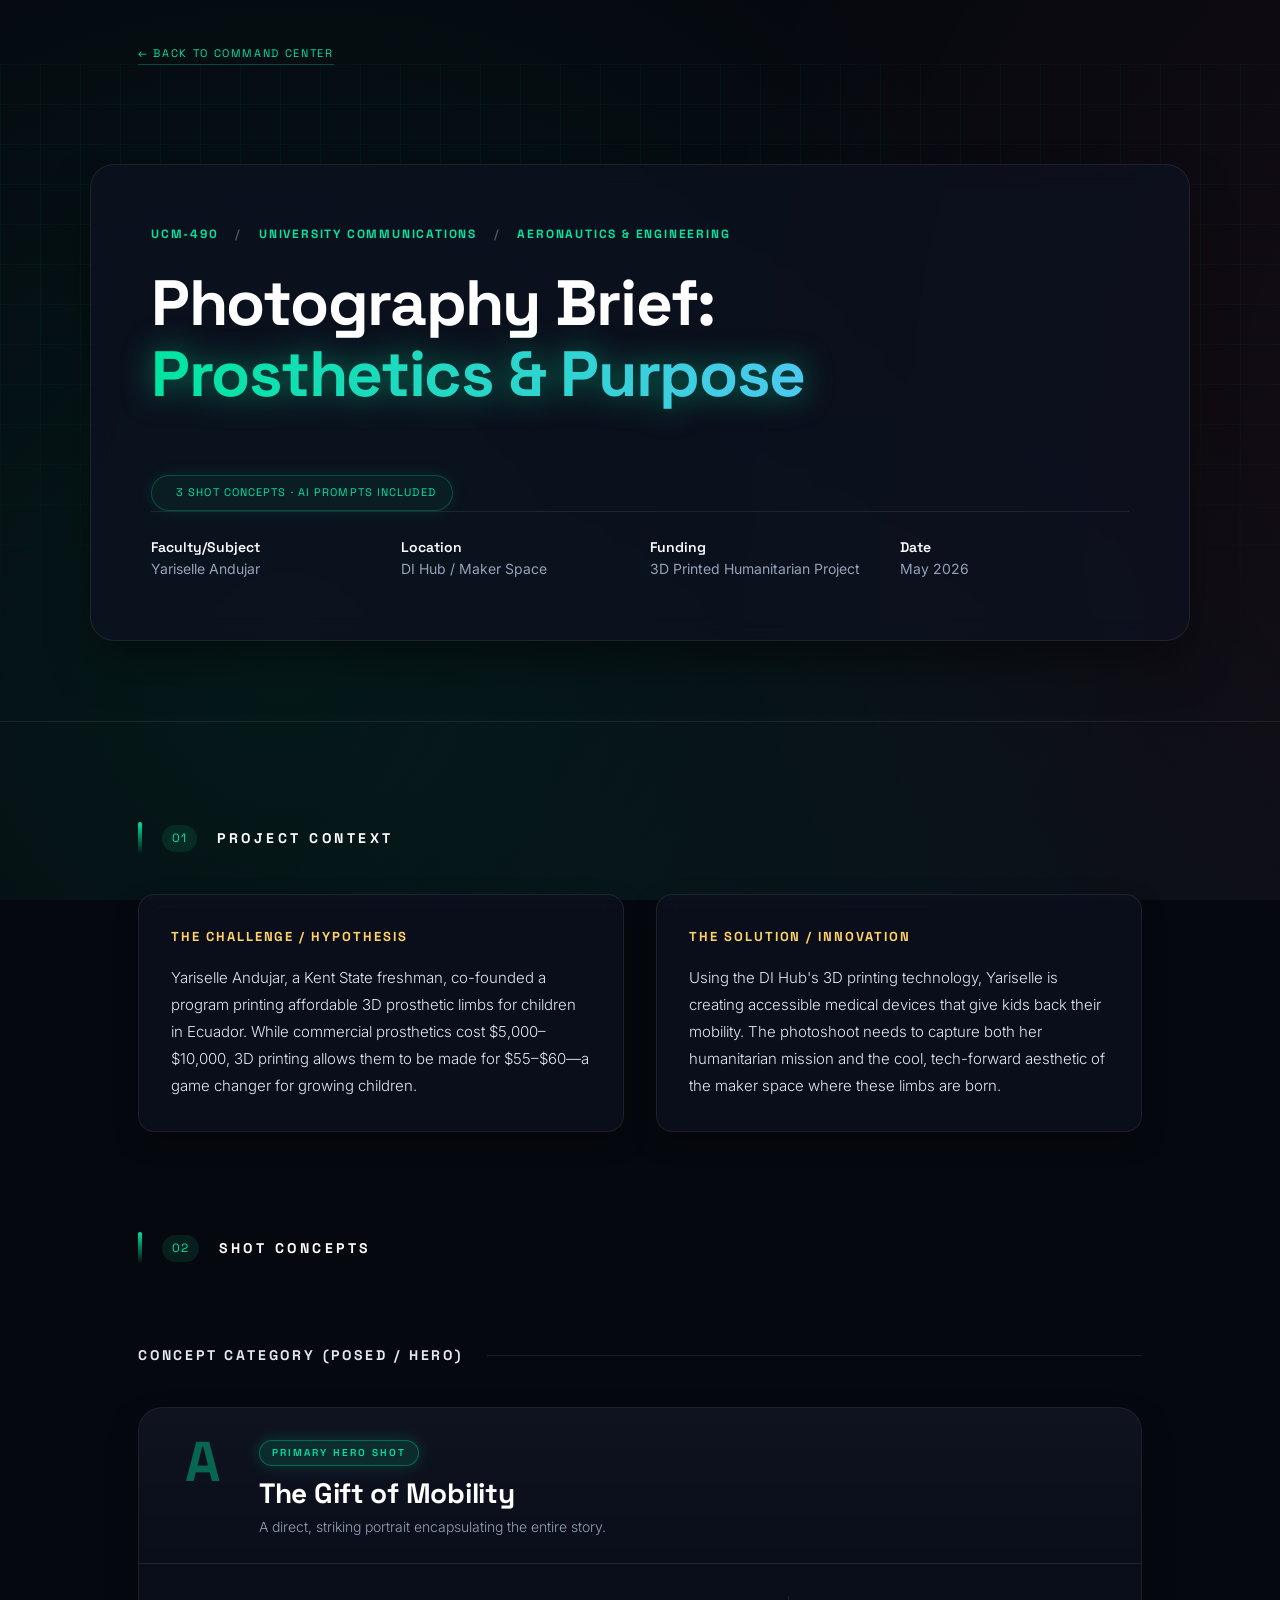
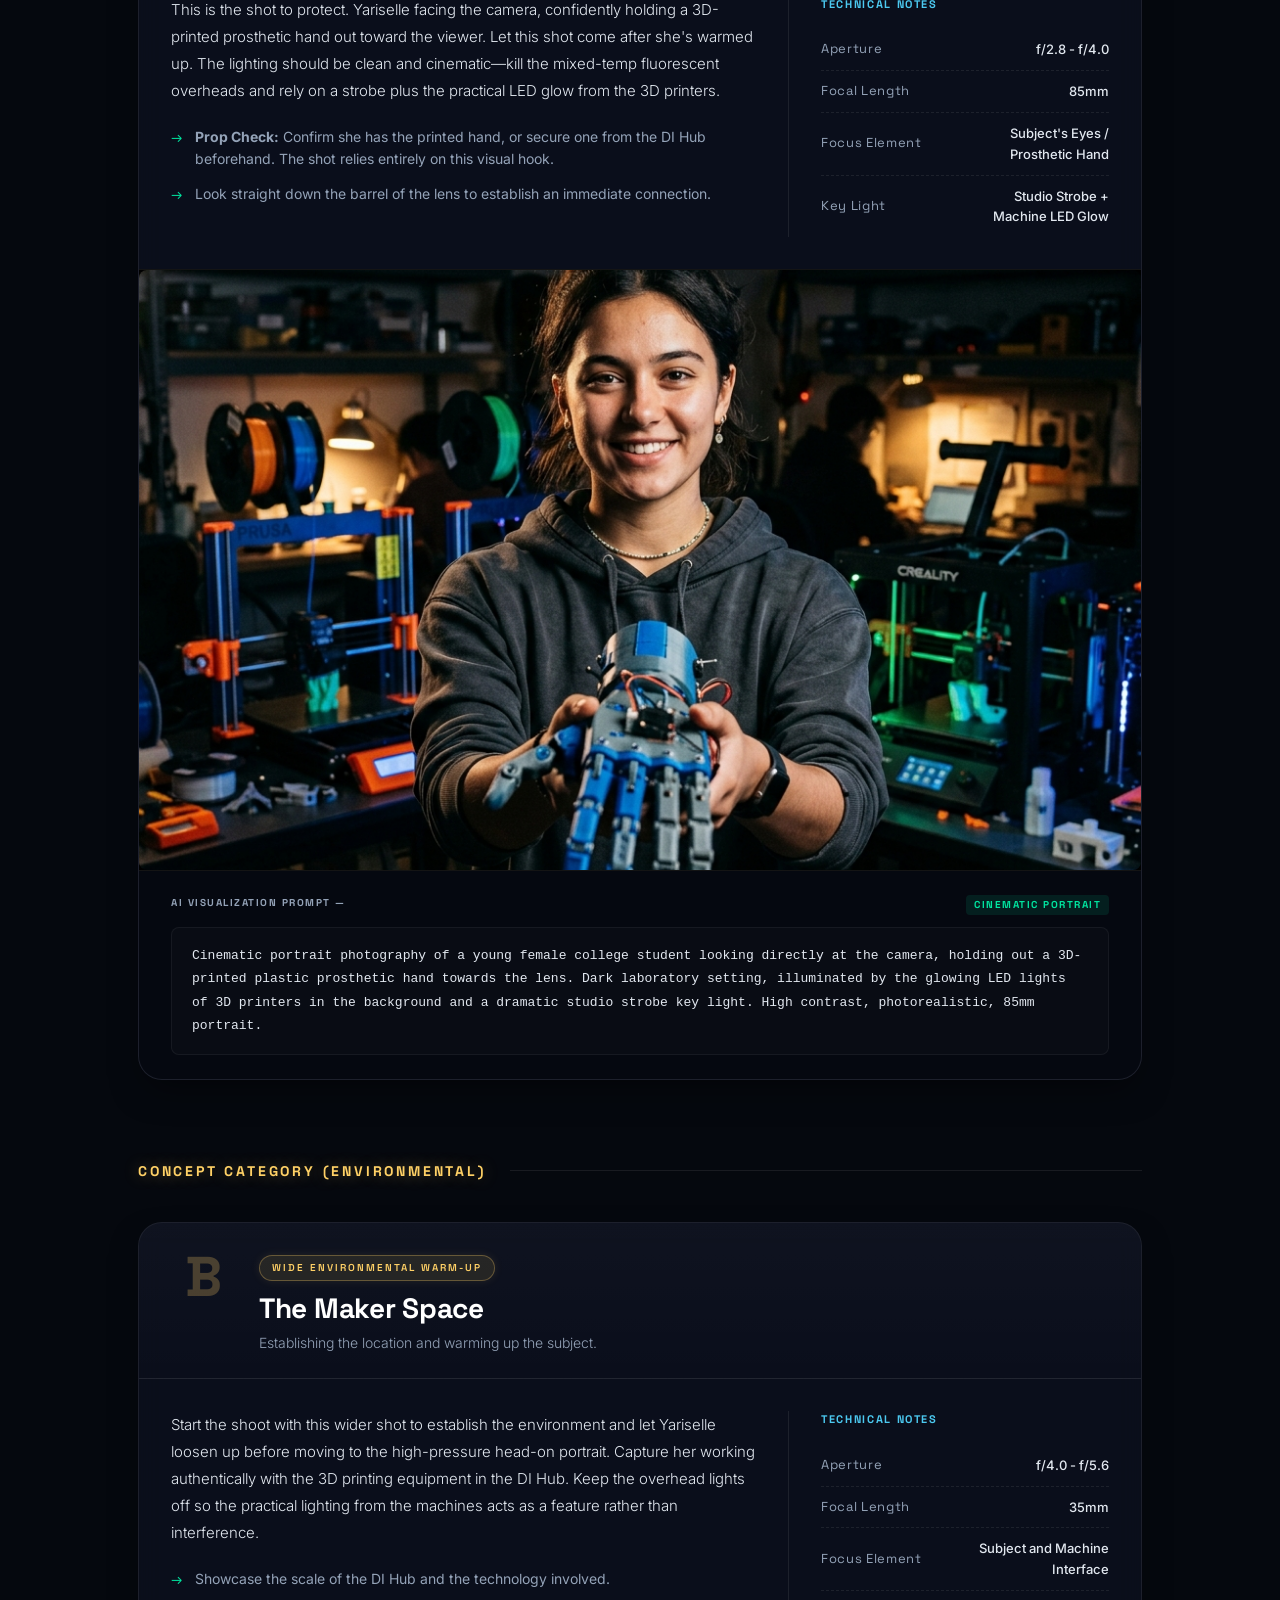
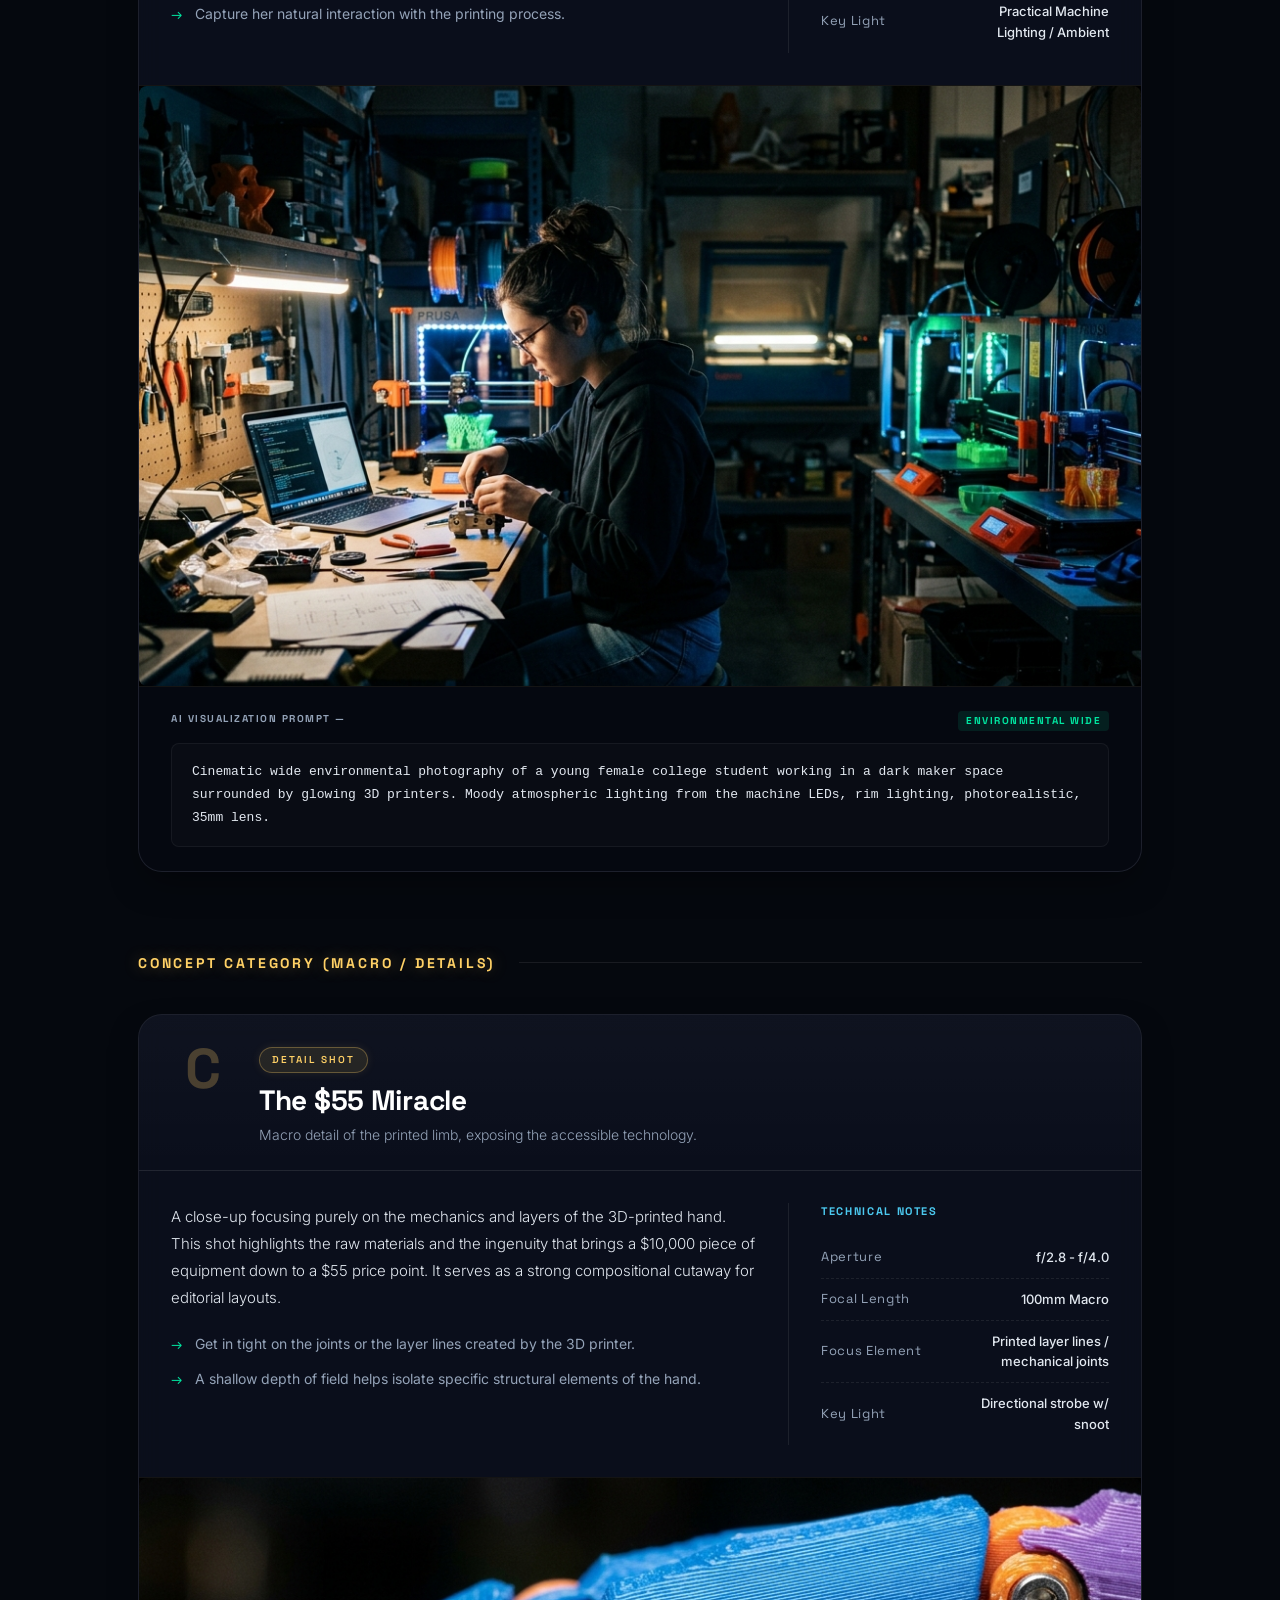
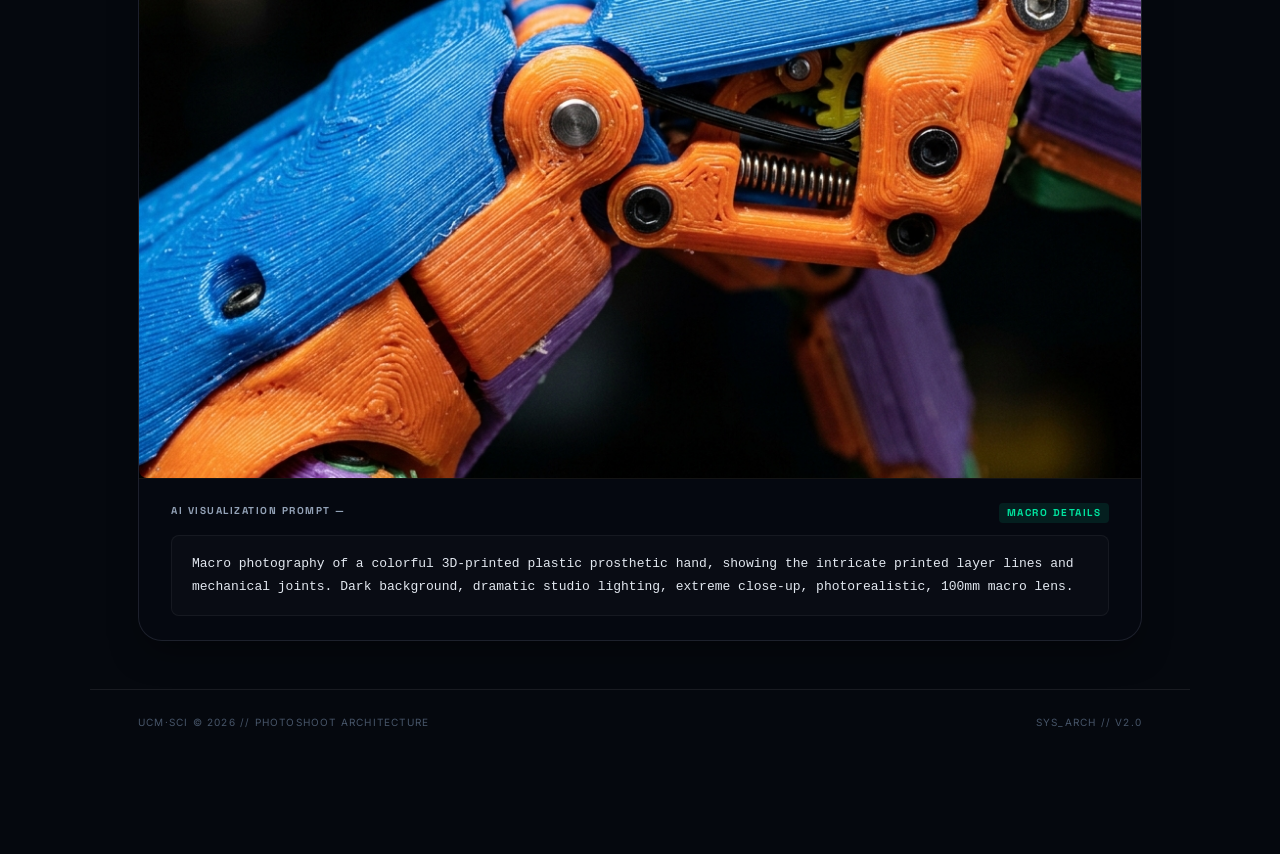
<file: Prosthetics/prosthetics-shoot-brief.html>
<!DOCTYPE html>
<html lang="en">
<head>
<meta charset="UTF-8">
<meta name="viewport" content="width=device-width, initial-scale=1.0">
<title>Prosthetics & Purpose — Command Center</title>
<link rel="preconnect" href="https://fonts.googleapis.com">
<link rel="preconnect" href="https://fonts.gstatic.com" crossorigin>
<link href="https://fonts.googleapis.com/css2?family=Inter:wght@300;400;500;600&family=Space+Grotesk:wght@500;700&display=swap" rel="stylesheet">
<link rel="stylesheet" href="../css/theme.css">
</head>
<body>

<div style="padding: 40px 48px 0; max-width: 1100px; margin: 0 auto;">
  <a href="../index.html" style="color: var(--green); text-decoration: none; font-family: var(--font-display); font-size: 11px; letter-spacing: 0.15em; text-transform: uppercase; border-bottom: 1px solid var(--border); padding-bottom: 4px; transition: color 0.2s ease;">← Back to Command Center</a>
</div>

<!-- ══ COVER ══════════════════════════════════════════════ -->
<div class="cover">
  <div class="cover-content">
    <div class="cover-meta">
      UCM-490 <span>/</span> University Communications <span>/</span> Aeronautics & Engineering 
    </div>
    <h1>Photography Brief:<br><em>Prosthetics & Purpose</em></h1>
    <div class="cover-tag"><span class="pulse-dot"></span> 3 Shot Concepts · AI Prompts Included</div>
    <div class="cover-sub">
      <div><strong>Faculty/Subject</strong><br>Yariselle Andujar</div>
      <div><strong>Location</strong><br>DI Hub / Maker Space</div>
      <div><strong>Funding</strong><br>3D Printed Humanitarian Project</div>
      <div><strong>Date</strong><br>May 2026</div>
    </div>
  </div>
</div>

<!-- ══ MAIN RESEARCH / CONTEXT ════════════════════════════ -->
<main class="page">
  <div class="section-label">
    <div class="section-num">01</div>
    <h2>Project Context</h2>
  </div>

  <div class="research-grid">
    <div class="info-card">
      <h3>The Challenge / Hypothesis</h3>
      <p>Yariselle Andujar, a Kent State freshman, co-founded a program printing affordable 3D prosthetic limbs for children in Ecuador. While commercial prosthetics cost $5,000–$10,000, 3D printing allows them to be made for $55–$60—a game changer for growing children.</p>
    </div>
    <div class="info-card">
      <h3>The Solution / Innovation</h3>
      <p>Using the DI Hub's 3D printing technology, Yariselle is creating accessible medical devices that give kids back their mobility. The photoshoot needs to capture both her humanitarian mission and the cool, tech-forward aesthetic of the maker space where these limbs are born.</p>
    </div>
  </div>

<!-- ══ SHOT CONCEPTS ══════════════════════════════════════ -->
  <div class="section-label">
    <div class="section-num">02</div>
    <h2>Shot Concepts</h2>
  </div>

  <div class="type-divider hero">
    <h3>Concept Category (Posed / Hero)</h3>
  </div>

  <!-- CONCEPT A -->
  <div class="concept-card hero" id="concept-a">
    <div class="concept-header">
      <div class="concept-num">A</div>
      <div class="concept-meta">
        <div class="concept-type-badge">Primary Hero Shot</div>
        <div class="concept-title">The Gift of Mobility</div>
        <div class="concept-tagline">A direct, striking portrait encapsulating the entire story.</div>
      </div>
    </div>

    <div class="concept-body">
      <div class="concept-desc">
        <p>This is the shot to protect. Yariselle facing the camera, confidently holding a 3D-printed prosthetic hand out toward the viewer. Let this shot come after she's warmed up. The lighting should be clean and cinematic—kill the mixed-temp fluorescent overheads and rely on a strobe plus the practical LED glow from the 3D printers.</p>
        <ul>
          <li><strong>Prop Check:</strong> Confirm she has the printed hand, or secure one from the DI Hub beforehand. The shot relies entirely on this visual hook.</li>
          <li>Look straight down the barrel of the lens to establish an immediate connection.</li>
        </ul>
      </div>
      
      <div class="concept-tech">
        <h5>Technical Notes</h5>
        <div class="tech-line"><span class="tech-key">Aperture</span><span class="tech-val">f/2.8 - f/4.0</span></div>
        <div class="tech-line"><span class="tech-key">Focal Length</span><span class="tech-val">85mm</span></div>
        <div class="tech-line"><span class="tech-key">Focus Element</span><span class="tech-val">Subject's Eyes / Prosthetic Hand</span></div>
        <div class="tech-line"><span class="tech-key">Key Light</span><span class="tech-val">Studio Strobe + Machine LED Glow</span></div>
      </div>
    </div>
    
    <!-- AI GENERATED IMAGE -->
    <div class="concept-generated-img">
      <img src="images/cinematic_3d_prosthetic_hero.png" alt="Hero Concept Image" style="width: 100%; border-radius: 8px;">
    </div>

    <div class="concept-prompt">
      <h5>AI Visualization Prompt — <span>Cinematic Portrait</span></h5>
      <div class="prompt-text">Cinematic portrait photography of a young female college student looking directly at the camera, holding out a 3D-printed plastic prosthetic hand towards the lens. Dark laboratory setting, illuminated by the glowing LED lights of 3D printers in the background and a dramatic studio strobe key light. High contrast, photorealistic, 85mm portrait.</div>
    </div>
  </div>

  <div class="type-divider doc">
    <h3>Concept Category (Environmental)</h3>
  </div>

  <!-- CONCEPT B -->
  <div class="concept-card doc" id="concept-b">
    <div class="concept-header">
      <div class="concept-num">B</div>
      <div class="concept-meta">
        <div class="concept-type-badge">Wide Environmental Warm-up</div>
        <div class="concept-title">The Maker Space</div>
        <div class="concept-tagline">Establishing the location and warming up the subject.</div>
      </div>
    </div>

    <div class="concept-body">
      <div class="concept-desc">
        <p>Start the shoot with this wider shot to establish the environment and let Yariselle loosen up before moving to the high-pressure head-on portrait. Capture her working authentically with the 3D printing equipment in the DI Hub. Keep the overhead lights off so the practical lighting from the machines acts as a feature rather than interference.</p>
        <ul>
          <li>Showcase the scale of the DI Hub and the technology involved.</li>
          <li>Capture her natural interaction with the printing process.</li>
        </ul>
      </div>
      
      <div class="concept-tech">
        <h5>Technical Notes</h5>
        <div class="tech-line"><span class="tech-key">Aperture</span><span class="tech-val">f/4.0 - f/5.6</span></div>
        <div class="tech-line"><span class="tech-key">Focal Length</span><span class="tech-val">35mm</span></div>
        <div class="tech-line"><span class="tech-key">Focus Element</span><span class="tech-val">Subject and Machine Interface</span></div>
        <div class="tech-line"><span class="tech-key">Key Light</span><span class="tech-val">Practical Machine Lighting / Ambient</span></div>
      </div>
    </div>
    
    <!-- AI GENERATED IMAGE -->
    <div class="concept-generated-img">
      <img src="images/cinematic_3d_prosthetic_wide.png" alt="Environmental Concept Image" style="width: 100%; border-radius: 8px;">
    </div>

    <div class="concept-prompt">
      <h5>AI Visualization Prompt — <span>Environmental Wide</span></h5>
      <div class="prompt-text">Cinematic wide environmental photography of a young female college student working in a dark maker space surrounded by glowing 3D printers. Moody atmospheric lighting from the machine LEDs, rim lighting, photorealistic, 35mm lens.</div>
    </div>
  </div>

  <div class="type-divider doc">
    <h3>Concept Category (Macro / Details)</h3>
  </div>

  <!-- CONCEPT C -->
  <div class="concept-card doc" id="concept-c">
    <div class="concept-header">
      <div class="concept-num">C</div>
      <div class="concept-meta">
        <div class="concept-type-badge">Detail Shot</div>
        <div class="concept-title">The $55 Miracle</div>
        <div class="concept-tagline">Macro detail of the printed limb, exposing the accessible technology.</div>
      </div>
    </div>

    <div class="concept-body">
      <div class="concept-desc">
        <p>A close-up focusing purely on the mechanics and layers of the 3D-printed hand. This shot highlights the raw materials and the ingenuity that brings a $10,000 piece of equipment down to a $55 price point. It serves as a strong compositional cutaway for editorial layouts.</p>
        <ul>
          <li>Get in tight on the joints or the layer lines created by the 3D printer.</li>
          <li>A shallow depth of field helps isolate specific structural elements of the hand.</li>
        </ul>
      </div>
      
      <div class="concept-tech">
        <h5>Technical Notes</h5>
        <div class="tech-line"><span class="tech-key">Aperture</span><span class="tech-val">f/2.8 - f/4.0</span></div>
        <div class="tech-line"><span class="tech-key">Focal Length</span><span class="tech-val">100mm Macro</span></div>
        <div class="tech-line"><span class="tech-key">Focus Element</span><span class="tech-val">Printed layer lines / mechanical joints</span></div>
        <div class="tech-line"><span class="tech-key">Key Light</span><span class="tech-val">Directional strobe w/ snoot</span></div>
      </div>
    </div>
    
    <!-- AI GENERATED IMAGE -->
    <div class="concept-generated-img">
      <img src="images/cinematic_3d_prosthetic_macro.png" alt="Macro Concept Image" style="width: 100%; border-radius: 8px;">
    </div>

    <div class="concept-prompt">
      <h5>AI Visualization Prompt — <span>Macro Details</span></h5>
      <div class="prompt-text">Macro photography of a colorful 3D-printed plastic prosthetic hand, showing the intricate printed layer lines and mechanical joints. Dark background, dramatic studio lighting, extreme close-up, photorealistic, 100mm macro lens.</div>
    </div>
  </div>

</main>

<footer class="footer">
  <div>UCM·SCI © 2026 // Photoshoot Architecture</div>
  <div>Sys_Arch // v2.0</div>
</footer>

</body>
</html>
</file>
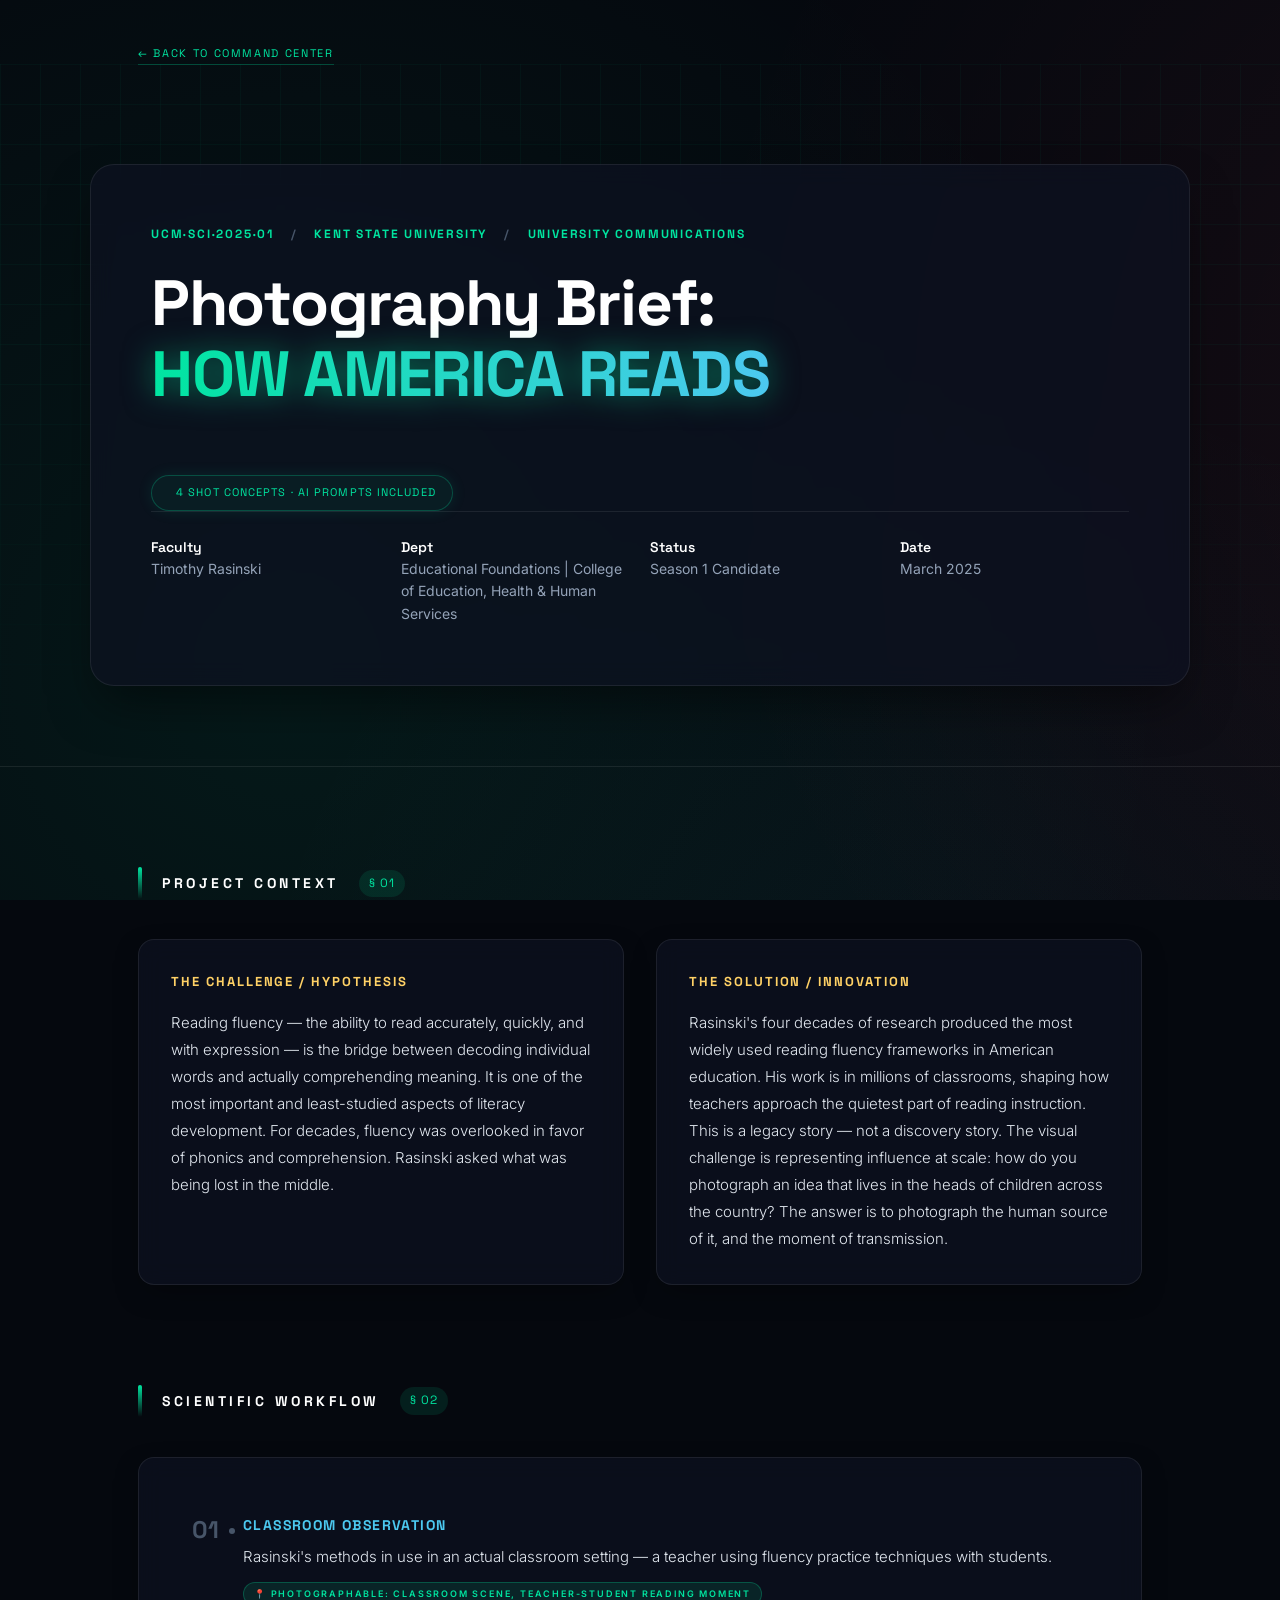
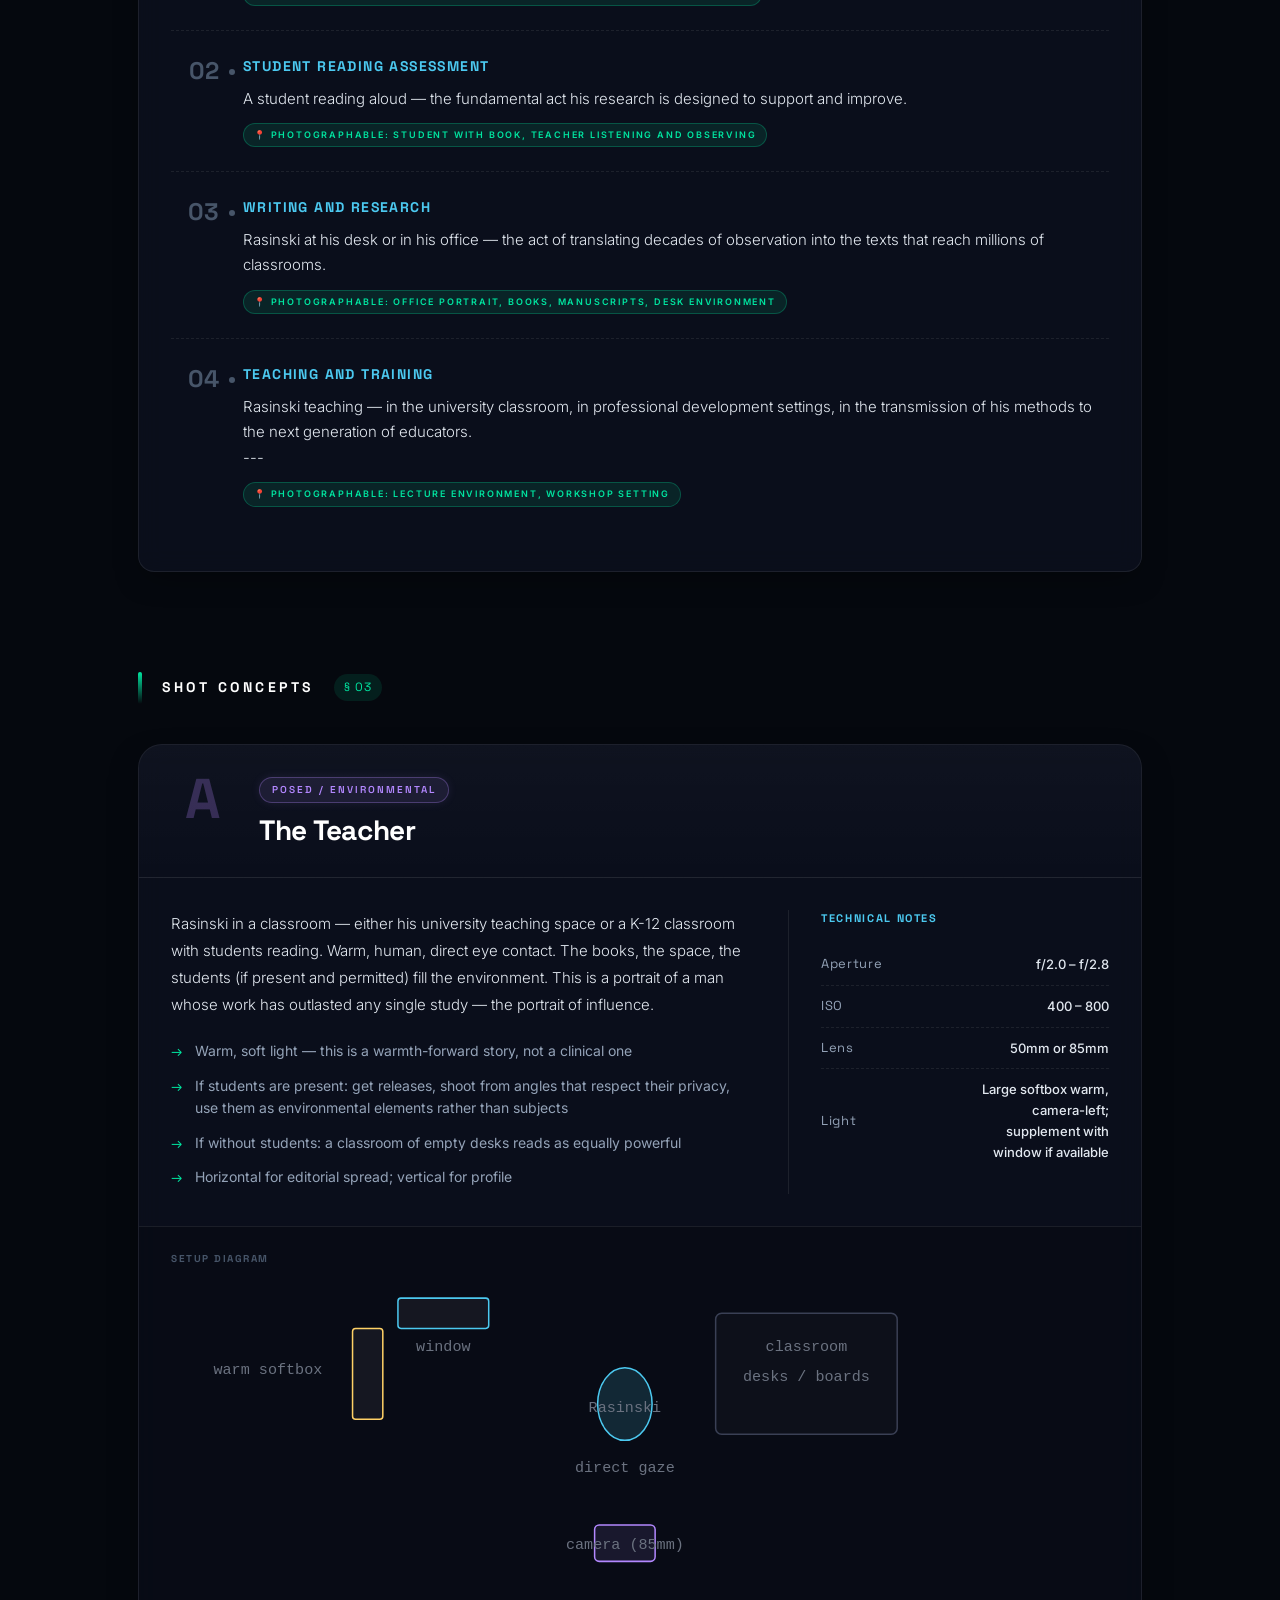
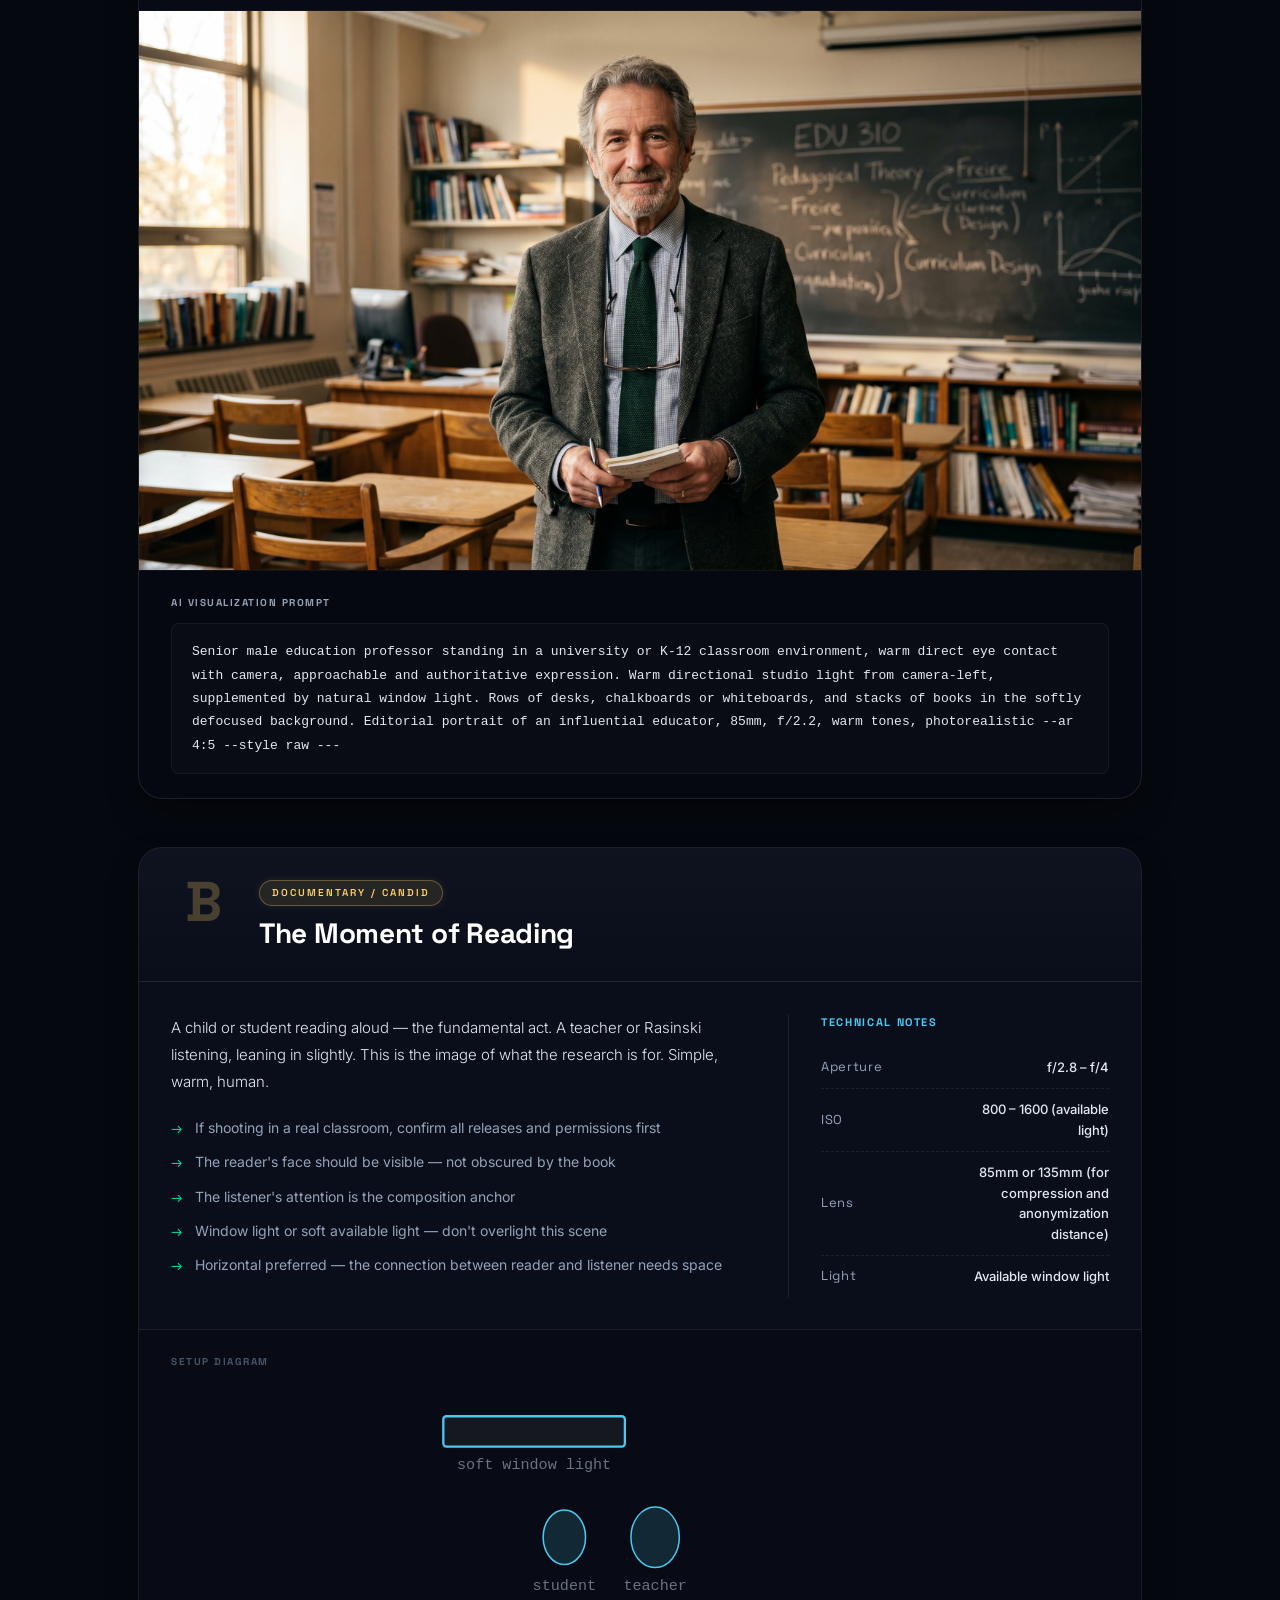
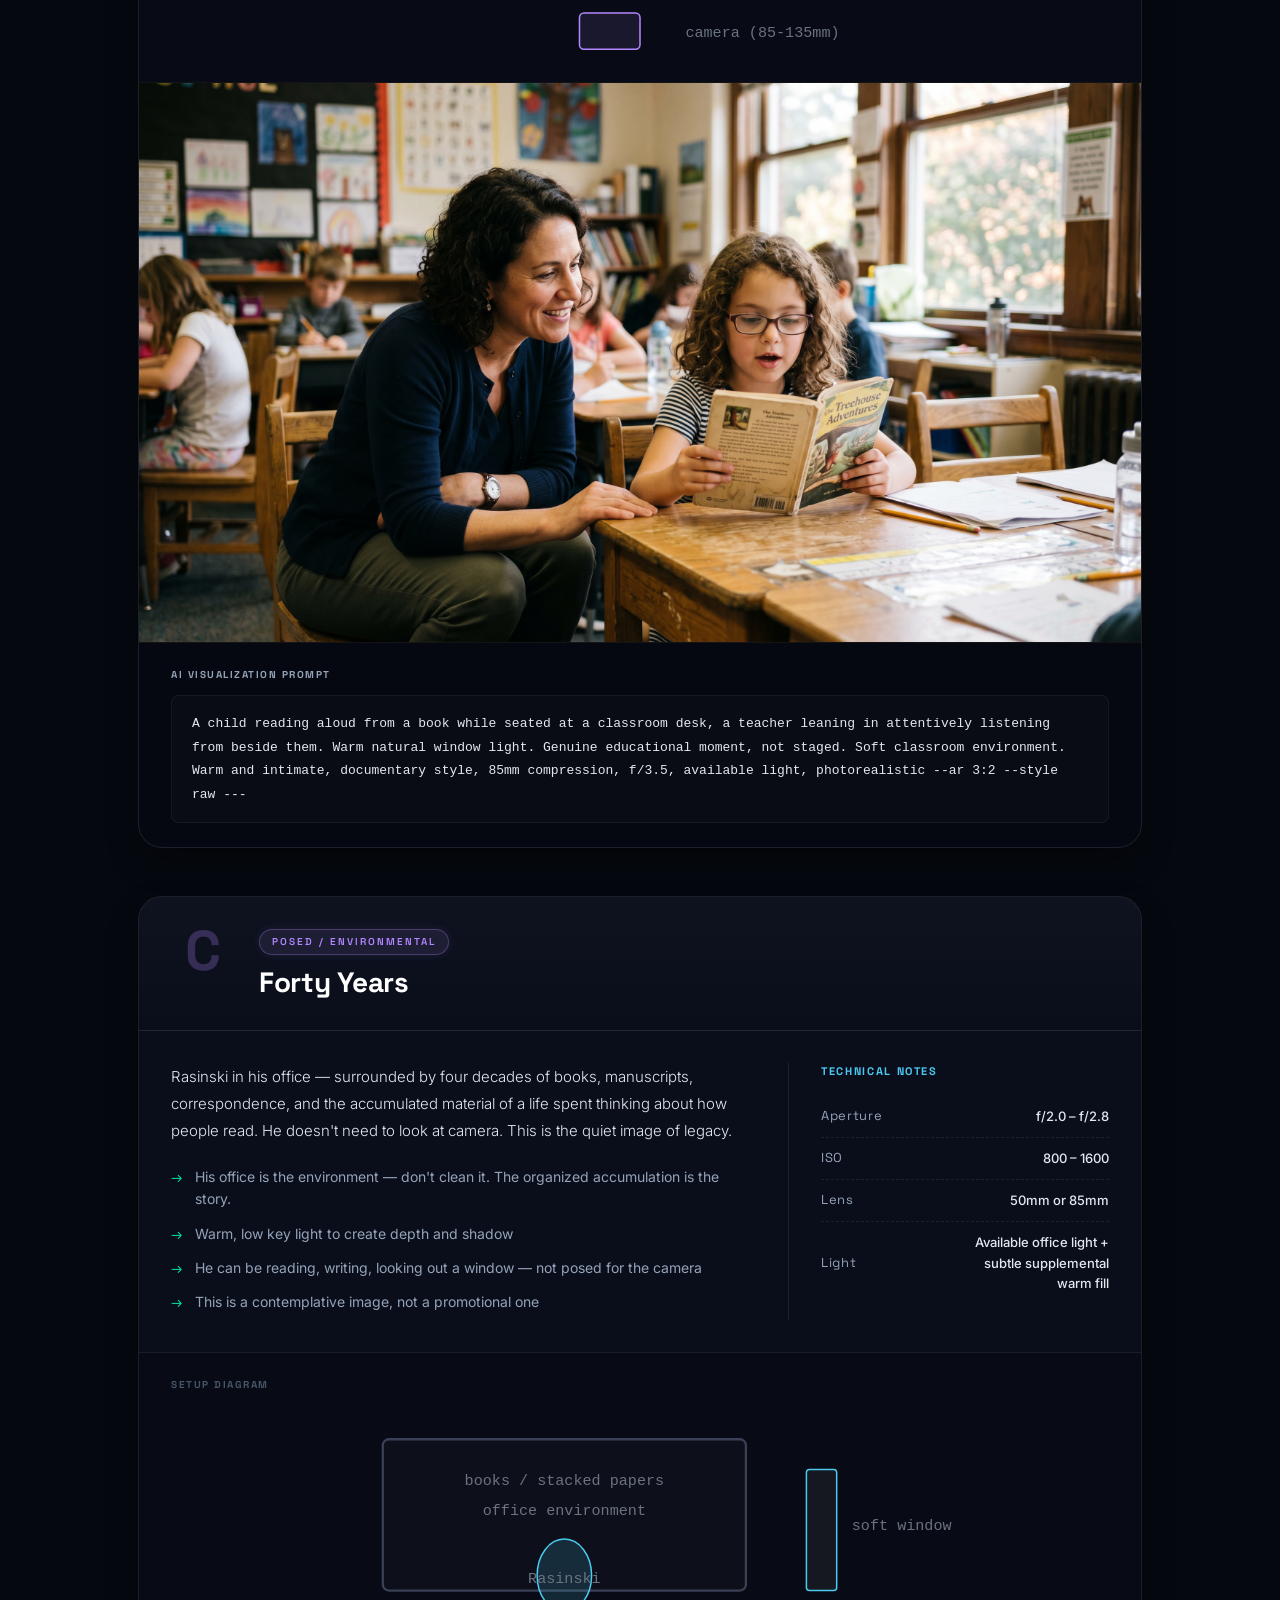
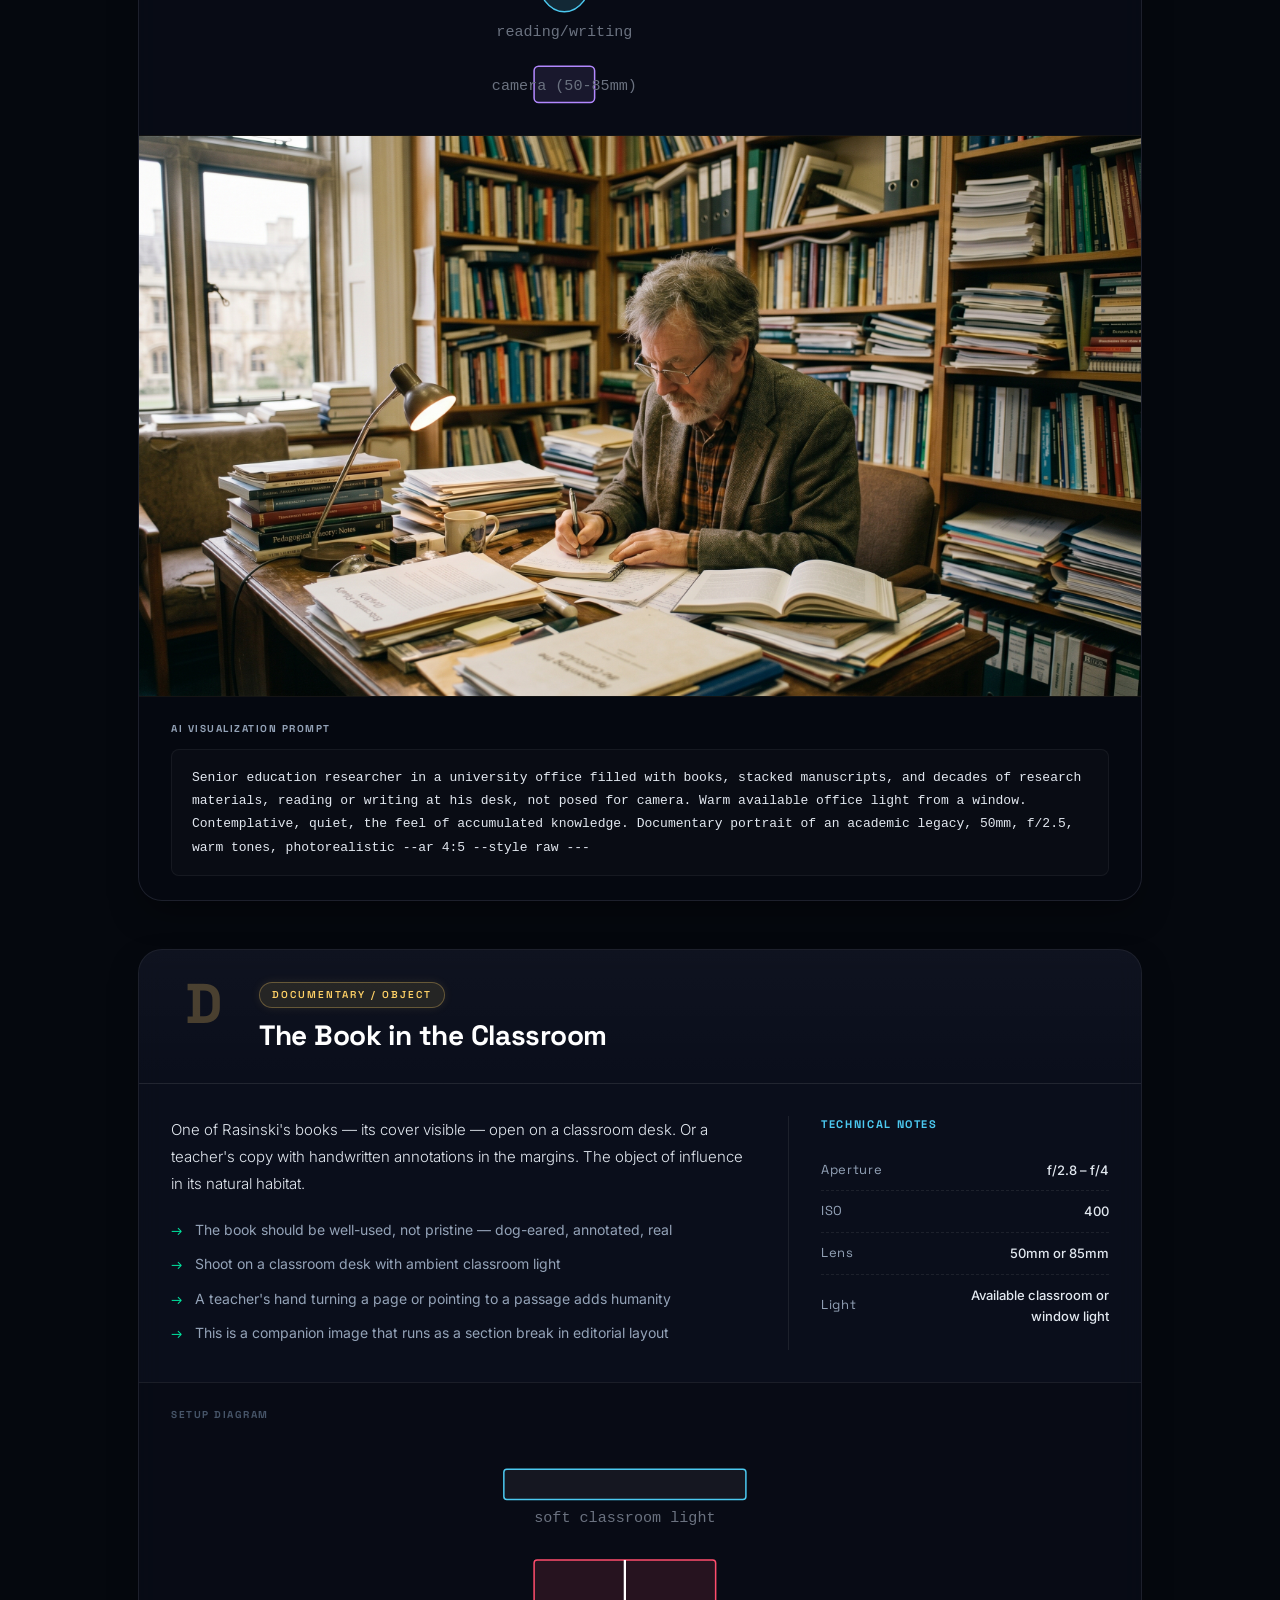
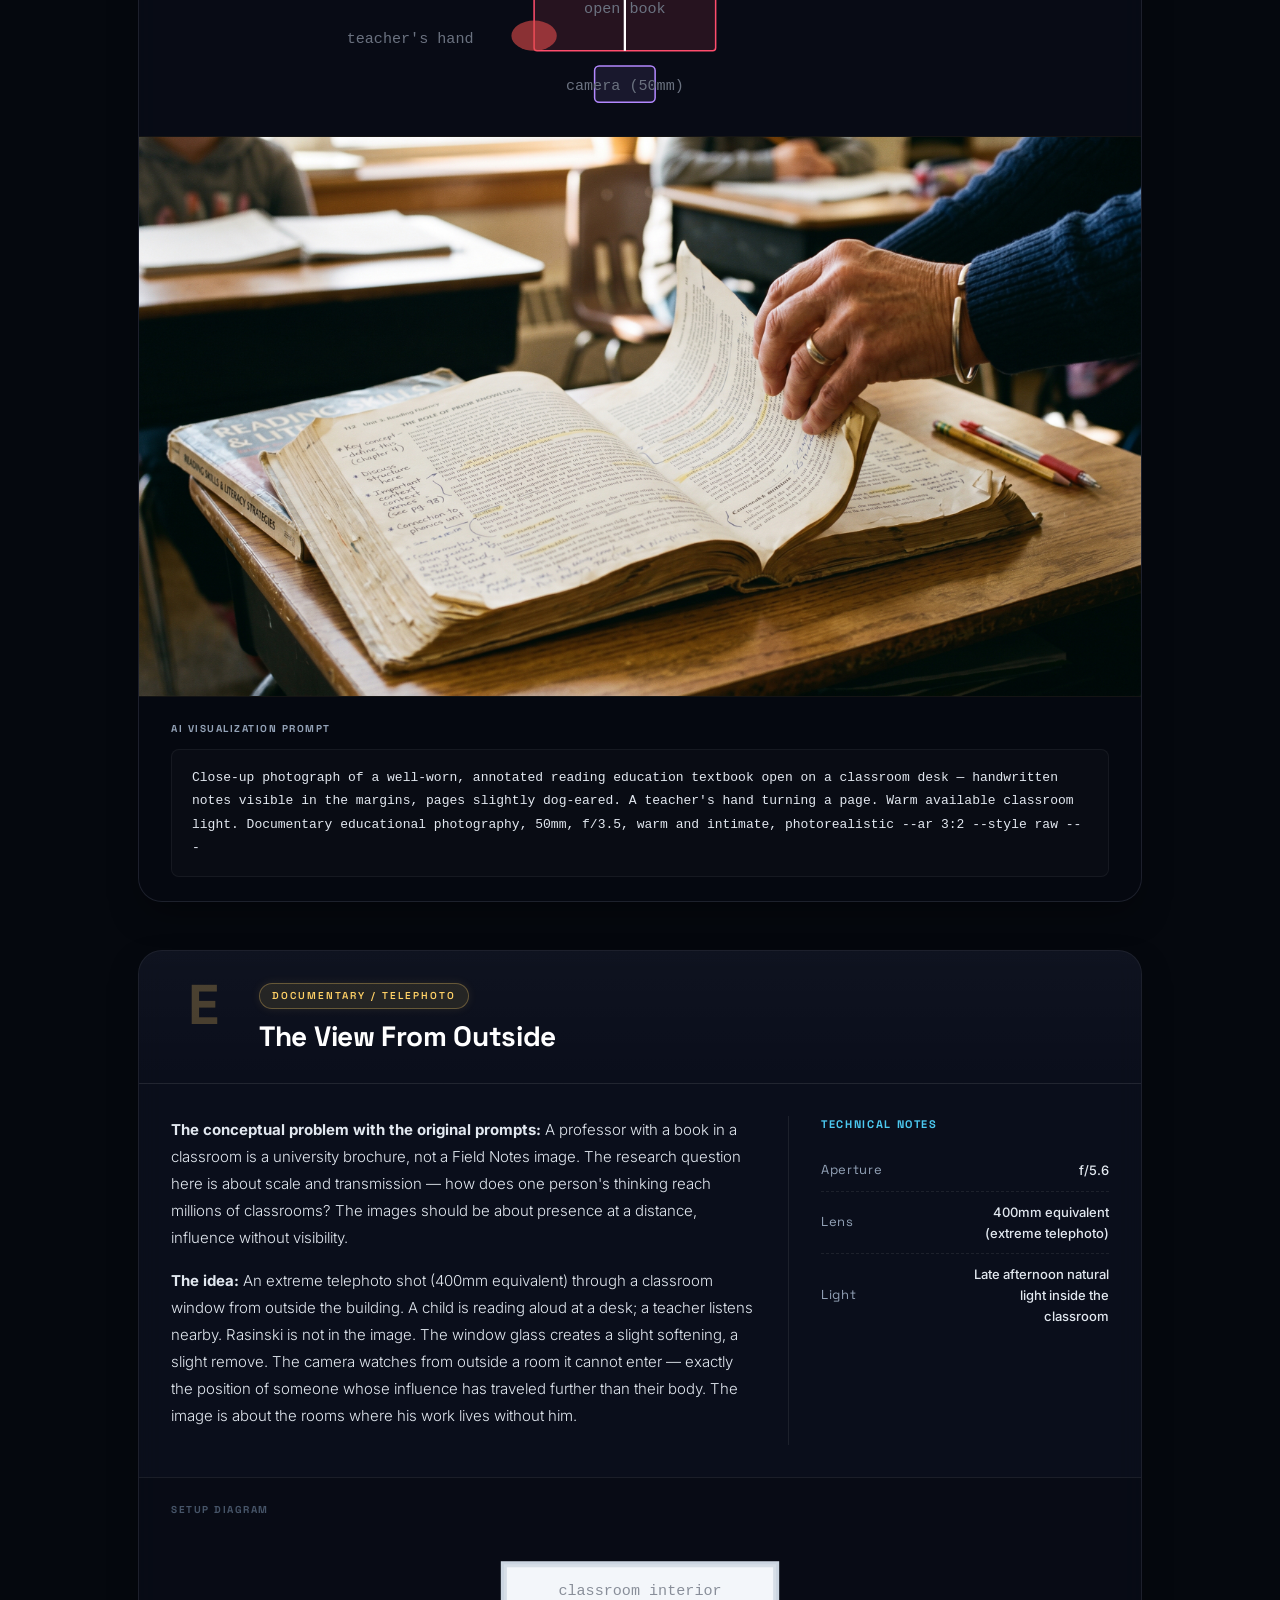
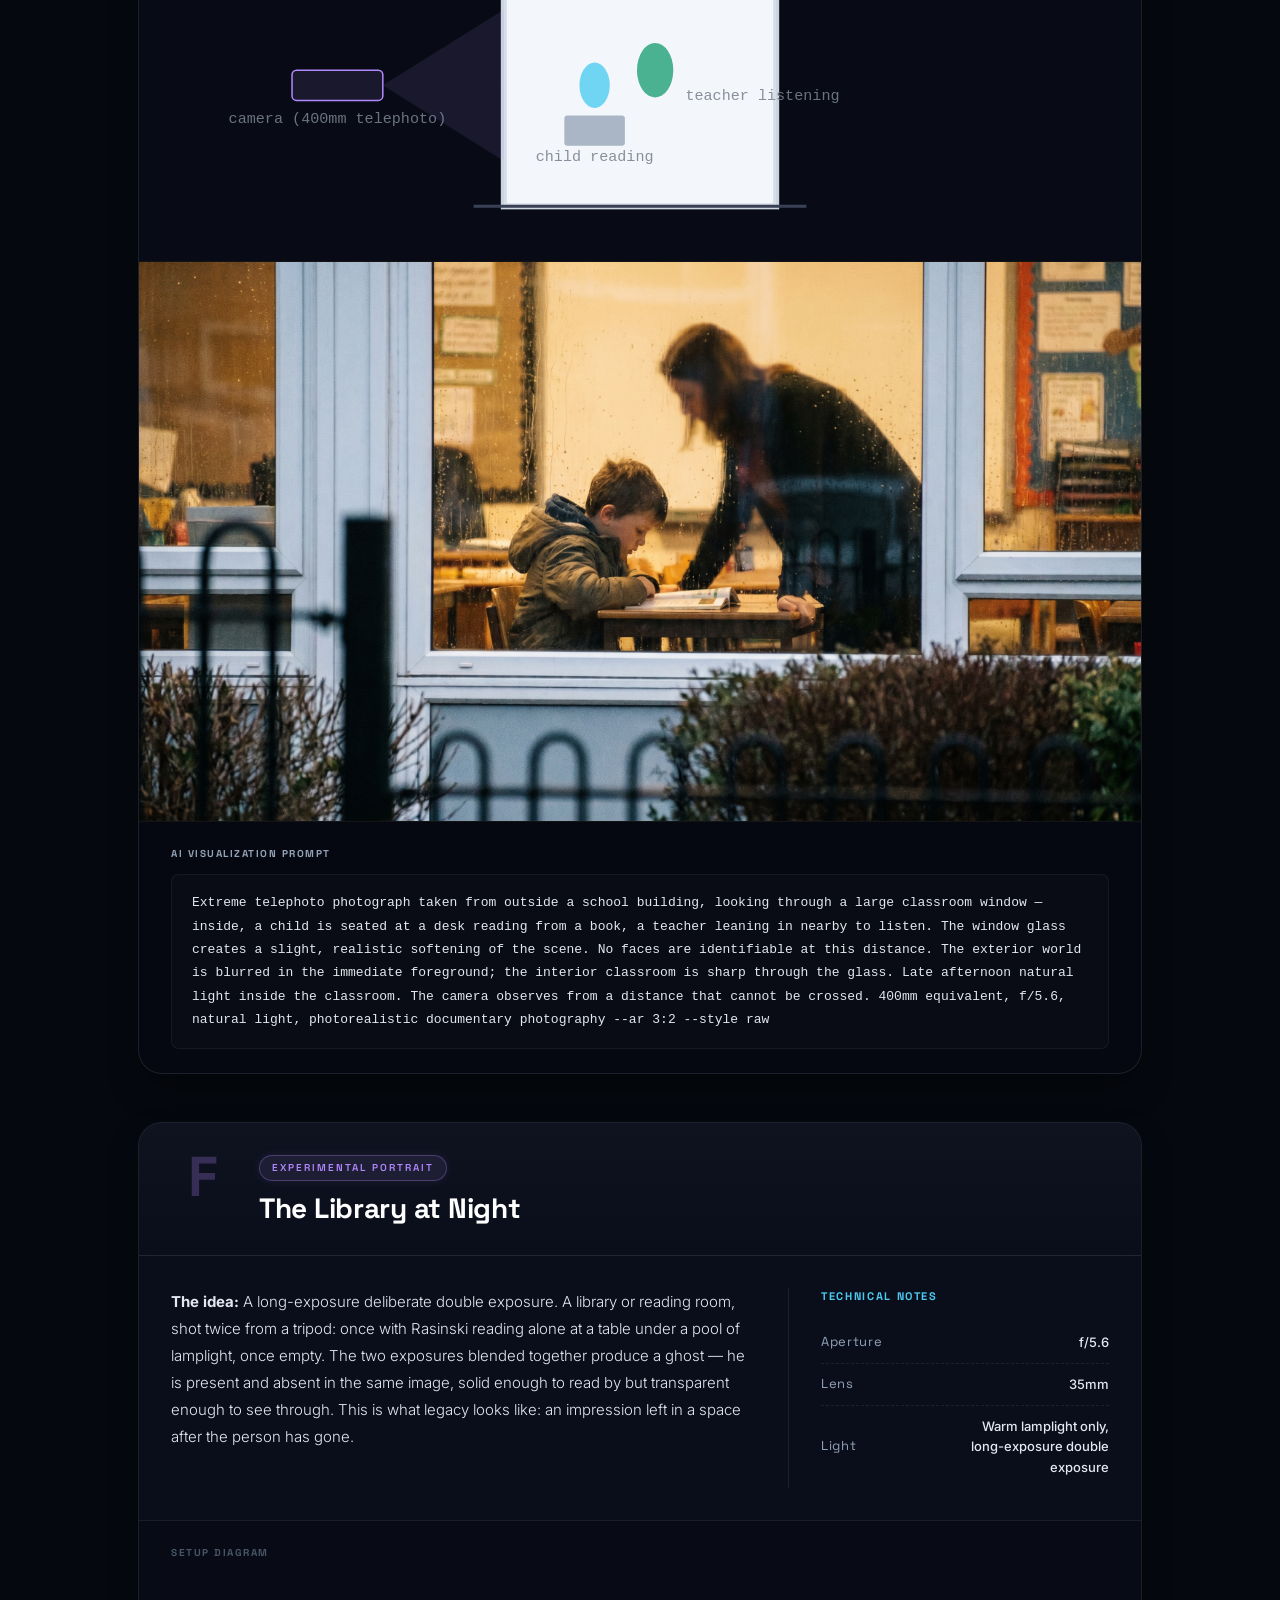
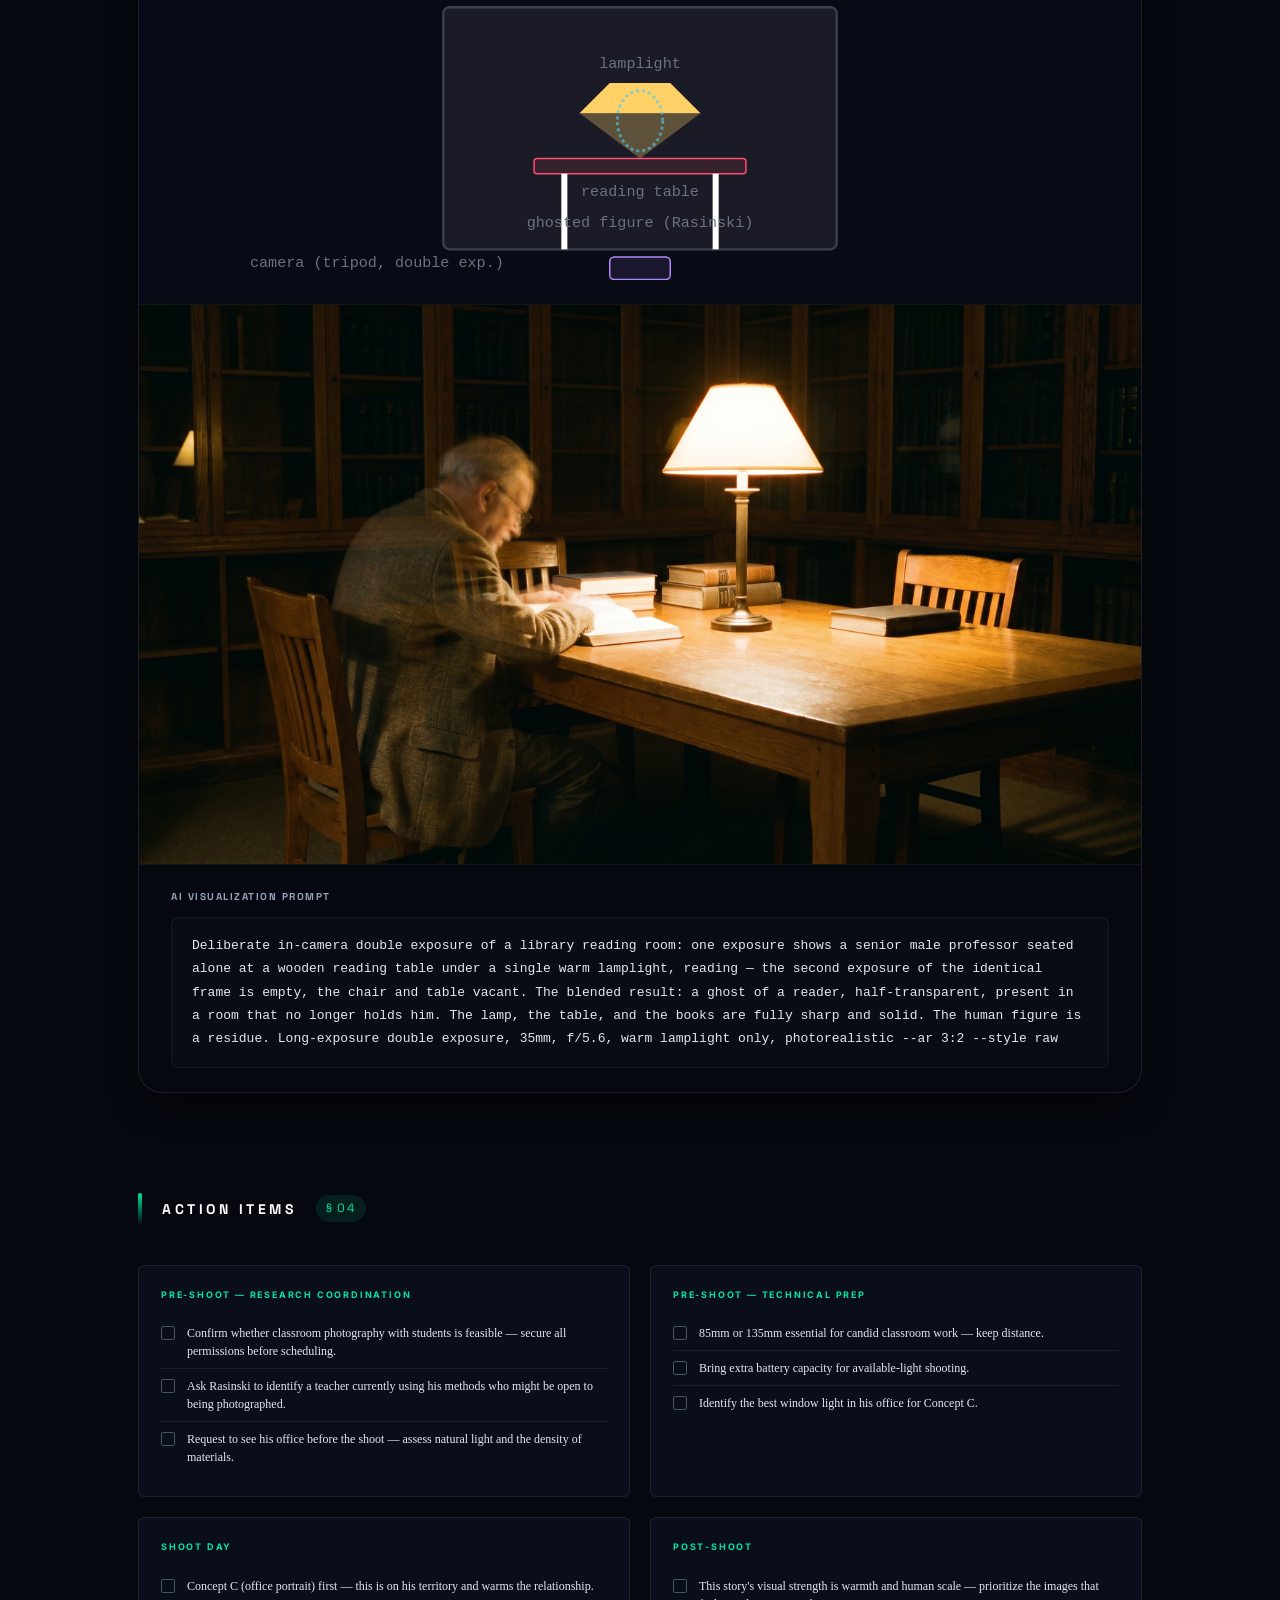
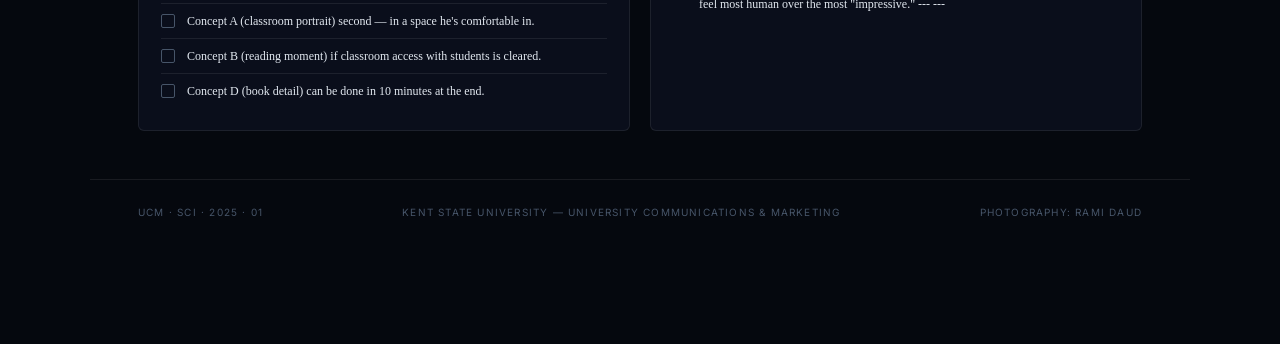
<file: Rasinski/rasinski-shoot-brief.html>
<!DOCTYPE html>
<html lang="en">
<head>
<meta charset="UTF-8">
<meta name="viewport" content="width=device-width, initial-scale=1.0">
<title>Shoot Brief — HOW AMERICA READS</title>
<link rel="preconnect" href="https://fonts.googleapis.com">
<link rel="preconnect" href="https://fonts.gstatic.com" crossorigin>
<link href="https://fonts.googleapis.com/css2?family=Inter:wght@300;400;500;600&family=Space+Grotesk:wght@500;700&display=swap" rel="stylesheet">
<link rel="stylesheet" href="../css/theme.css">
<style>
.concept-diagram pre {
  white-space: pre;
  overflow-x: auto;
}
</style>
</head>
<body>
<div style="padding: 40px 48px 0; max-width: 1100px; margin: 0 auto;"><a href="../index.html" style="color: var(--green); text-decoration: none; font-family: var(--font-display); font-size: 11px; letter-spacing: 0.15em; text-transform: uppercase; border-bottom: 1px solid var(--border); padding-bottom: 4px; transition: color 0.2s ease;">← Back to Command Center</a></div>

<!-- ══ COVER ══════════════════════════════════════════════ -->
<div class="cover">
  <div class="cover-content">
    <div class="cover-meta">
      UCM·SCI·2025·01 <span>/</span> Kent State University <span>/</span> University Communications 
    </div>
    <h1>Photography Brief:<br><em>HOW AMERICA READS</em></h1>
    <div class="cover-tag"><span class="pulse-dot"></span> 4 Shot Concepts · AI Prompts Included</div>
    <div class="cover-sub">
      <div><strong>Faculty</strong><br>Timothy Rasinski</div>
      <div><strong>Dept</strong><br>Educational Foundations | College of Education, Health & Human Services</div>
      <div><strong>Status</strong><br>Season 1 Candidate</div>
      <div><strong>Date</strong><br>March 2025</div>
    </div>
  </div>
</div>

<div class="page">

<!-- ══ 01 RESEARCH ════════════════════════════════════════ -->
<div class="section-label">
  <h2>Project Context</h2>
  <span class="section-num">§ 01</span>
</div>

<div class="research-grid">
  <div class="info-card">
    <h3>The Challenge / Hypothesis</h3>
    <p>Reading fluency — the ability to read accurately, quickly, and with expression —
is the bridge between decoding individual words and actually comprehending meaning.
It is one of the most important and least-studied aspects of literacy development.
For decades, fluency was overlooked in favor of phonics and comprehension. Rasinski
asked what was being lost in the middle.</p>
  </div>
  <div class="info-card">
    <h3>The Solution / Innovation</h3>
    <p>Rasinski's four decades of research produced the most widely used reading fluency
frameworks in American education. His work is in millions of classrooms, shaping
how teachers approach the quietest part of reading instruction. This is a legacy
story — not a discovery story. The visual challenge is representing influence at
scale: how do you photograph an idea that lives in the heads of children across
the country? The answer is to photograph the human source of it, and the moment
of transmission.</p>
  </div>
</div>

<!-- ══ 02 WORKFLOW ═════════════════════════════════════════ -->
<div class="section-label">
  <h2>Scientific Workflow</h2>
  <span class="section-num">§ 02</span>
</div>

<div class="info-card-full">
  <div class="workflow">

    <div class="workflow-step">
      <div class="workflow-num">01</div>
      <div class="workflow-content">
        <h4>Classroom Observation</h4>
        <p>Rasinski's methods in use in an actual classroom setting — a teacher using
fluency practice techniques with students.</p>
        <div class="workflow-badge">📍 Photographable: classroom scene, teacher-student reading moment</div>
      </div>
    </div>
    <div class="workflow-step">
      <div class="workflow-num">02</div>
      <div class="workflow-content">
        <h4>Student Reading Assessment</h4>
        <p>A student reading aloud — the fundamental act his research is designed to
support and improve.</p>
        <div class="workflow-badge">📍 Photographable: student with book, teacher listening and observing</div>
      </div>
    </div>
    <div class="workflow-step">
      <div class="workflow-num">03</div>
      <div class="workflow-content">
        <h4>Writing and Research</h4>
        <p>Rasinski at his desk or in his office — the act of translating decades of
observation into the texts that reach millions of classrooms.</p>
        <div class="workflow-badge">📍 Photographable: office portrait, books, manuscripts, desk environment</div>
      </div>
    </div>
    <div class="workflow-step">
      <div class="workflow-num">04</div>
      <div class="workflow-content">
        <h4>Teaching and Training</h4>
        <p>Rasinski teaching — in the university classroom, in professional development
settings, in the transmission of his methods to the next generation of educators.</p>
    <p>---</p>
        <div class="workflow-badge">📍 Photographable: lecture environment, workshop setting</div>
      </div>
    </div>
  </div>
</div>

<!-- ══ 03 SHOT CONCEPTS ════════════════════════════════════ -->
<div class="section-label">
  <h2>Shot Concepts</h2>
  <span class="section-num">§ 03</span>
</div>


<div class="concept-card posed">
  <div class="concept-header">
    <div class="concept-num">A</div>
    <div class="concept-meta">
      <div class="concept-type-badge">Posed / Environmental</div>
      <div class="concept-title">The Teacher</div>
    </div>
  </div>

  <div class="concept-body">
    <div class="concept-desc">
      <p>Rasinski in a classroom — either his university teaching space or a K-12
classroom with students reading. Warm, human, direct eye contact. The books,
the space, the students (if present and permitted) fill the environment. This
is a portrait of a man whose work has outlasted any single study — the portrait
of influence.</p>
      <ul>
        <li>Warm, soft light — this is a warmth-forward story, not a clinical one</li>
<li>If students are present: get releases, shoot from angles that respect their privacy, use them as environmental elements rather than subjects</li>
<li>If without students: a classroom of empty desks reads as equally powerful</li>
<li>Horizontal for editorial spread; vertical for profile</li>

      </ul>
    </div>
    <div class="concept-tech">
      <h5>Technical Notes</h5>
      <div class="tech-line"><span class="tech-key">Aperture</span><span class="tech-val">f/2.0 – f/2.8</span></div>
<div class="tech-line"><span class="tech-key">ISO</span><span class="tech-val">400 – 800</span></div>
<div class="tech-line"><span class="tech-key">Lens</span><span class="tech-val">50mm or 85mm</span></div>
<div class="tech-line"><span class="tech-key">Light</span><span class="tech-val">Large softbox warm, camera-left; supplement with window if available</span></div>

    </div>
  </div>

  <div class="concept-diagram">
    <h5>Setup Diagram</h5>
    <svg width="100%" viewBox="0 0 620 200" style="display:block;">
      <!-- Light Sources -->
      <rect x="120" y="30" width="20" height="60" rx="2" fill="rgba(255,255,255,0.05)" stroke="#ffd166" stroke-width="1"/>
      <text class="diag-label" x="100" y="60" text-anchor="end" fill="#ffd166">warm softbox</text>
      <rect x="150" y="10" width="60" height="20" rx="2" fill="rgba(255,255,255,0.05)" stroke="#4cc9f0" stroke-width="1"/>
      <text class="diag-label" x="180" y="45" text-anchor="middle" fill="#4cc9f0">window</text>
      <!-- Background -->
      <rect x="360" y="20" width="120" height="80" rx="4" fill="rgba(255,255,255,0.02)" stroke="#3a4055" stroke-width="1"/>
      <text class="diag-label" x="420" y="45" text-anchor="middle">classroom</text>
      <text class="diag-label" x="420" y="65" text-anchor="middle">desks / boards</text>
      <!-- Rasinski -->
      <ellipse cx="300" cy="80" rx="18" ry="24" class="diag-subject"/>
      <text class="diag-label" x="300" y="85" text-anchor="middle">Rasinski</text>
      <text class="diag-label" x="300" y="125" text-anchor="middle">direct gaze</text>
      <!-- Camera -->
      <rect x="280" y="160" width="40" height="24" rx="3" class="diag-camera"/>
      <text class="diag-label" x="300" y="176" text-anchor="middle">camera (85mm)</text>
    </svg>
  </div>

  <div class="concept-generated-img">
    <img src="./images/concept_a.png" alt="Concept A Generated Image" style="width: 100%; height: 100%; object-fit: cover;">
  </div>
  <div class="concept-prompt">
    <h5>AI Visualization Prompt</h5>
    <div class="prompt-text">Senior male education professor standing in a university or K-12 classroom environment, warm direct eye contact with camera, approachable and authoritative expression. Warm directional studio light from camera-left, supplemented by natural window light. Rows of desks, chalkboards or whiteboards, and stacks of books in the softly defocused background. Editorial portrait of an influential educator, 85mm, f/2.2, warm tones, photorealistic --ar 4:5 --style raw  ---</div>
  </div>
</div>

<div class="concept-card doc">
  <div class="concept-header">
    <div class="concept-num">B</div>
    <div class="concept-meta">
      <div class="concept-type-badge">Documentary / Candid</div>
      <div class="concept-title">The Moment of Reading</div>
    </div>
  </div>

  <div class="concept-body">
    <div class="concept-desc">
      <p>A child or student reading aloud — the fundamental act. A teacher or Rasinski
listening, leaning in slightly. This is the image of what the research is for.
Simple, warm, human.</p>
      <ul>
        <li>If shooting in a real classroom, confirm all releases and permissions first</li>
<li>The reader's face should be visible — not obscured by the book</li>
<li>The listener's attention is the composition anchor</li>
<li>Window light or soft available light — don't overlight this scene</li>
<li>Horizontal preferred — the connection between reader and listener needs space</li>

      </ul>
    </div>
    <div class="concept-tech">
      <h5>Technical Notes</h5>
      <div class="tech-line"><span class="tech-key">Aperture</span><span class="tech-val">f/2.8 – f/4</span></div>
<div class="tech-line"><span class="tech-key">ISO</span><span class="tech-val">800 – 1600 (available light)</span></div>
<div class="tech-line"><span class="tech-key">Lens</span><span class="tech-val">85mm or 135mm (for compression and anonymization distance)</span></div>
<div class="tech-line"><span class="tech-key">Light</span><span class="tech-val">Available window light</span></div>

    </div>
  </div>

  <div class="concept-diagram">
    <h5>Setup Diagram</h5>
    <svg width="100%" viewBox="0 0 620 180" style="display:block;">
      <!-- Window -->
      <rect x="180" y="20" width="120" height="20" rx="2" fill="rgba(255,255,255,0.05)" stroke="#4cc9f0" stroke-width="1.5"/>
      <text class="diag-label" x="240" y="55" text-anchor="middle" fill="#4cc9f0">soft window light</text>
      <!-- Subjects -->
      <ellipse cx="260" cy="100" rx="14" ry="18" class="diag-subject"/>
      <text class="diag-label" x="260" y="135" text-anchor="middle">student</text>
      <ellipse cx="320" cy="100" rx="16" ry="20" class="diag-subject"/>
      <text class="diag-label" x="320" y="135" text-anchor="middle">teacher</text>
      <!-- Camera -->
      <rect x="270" y="150" width="40" height="24" rx="3" class="diag-camera"/>
      <text class="diag-label" x="340" y="166" text-anchor="start">camera (85-135mm)</text>
    </svg>
  </div>

  <div class="concept-generated-img">
    <img src="./images/concept_b.png" alt="Concept B Generated Image" style="width: 100%; height: 100%; object-fit: cover;">
  </div>
  <div class="concept-prompt">
    <h5>AI Visualization Prompt</h5>
    <div class="prompt-text">A child reading aloud from a book while seated at a classroom desk, a teacher leaning in attentively listening from beside them. Warm natural window light. Genuine educational moment, not staged. Soft classroom environment. Warm and intimate, documentary style, 85mm compression, f/3.5, available light, photorealistic --ar 3:2 --style raw  ---</div>
  </div>
</div>

<div class="concept-card posed">
  <div class="concept-header">
    <div class="concept-num">C</div>
    <div class="concept-meta">
      <div class="concept-type-badge">Posed / Environmental</div>
      <div class="concept-title">Forty Years</div>
    </div>
  </div>

  <div class="concept-body">
    <div class="concept-desc">
      <p>Rasinski in his office — surrounded by four decades of books, manuscripts,
correspondence, and the accumulated material of a life spent thinking about
how people read. He doesn't need to look at camera. This is the quiet image
of legacy.</p>
      <ul>
        <li>His office is the environment — don't clean it. The organized accumulation is the story.</li>
<li>Warm, low key light to create depth and shadow</li>
<li>He can be reading, writing, looking out a window — not posed for the camera</li>
<li>This is a contemplative image, not a promotional one</li>

      </ul>
    </div>
    <div class="concept-tech">
      <h5>Technical Notes</h5>
      <div class="tech-line"><span class="tech-key">Aperture</span><span class="tech-val">f/2.0 – f/2.8</span></div>
<div class="tech-line"><span class="tech-key">ISO</span><span class="tech-val">800 – 1600</span></div>
<div class="tech-line"><span class="tech-key">Lens</span><span class="tech-val">50mm or 85mm</span></div>
<div class="tech-line"><span class="tech-key">Light</span><span class="tech-val">Available office light + subtle supplemental warm fill</span></div>

    </div>
  </div>

  <div class="concept-diagram">
    <h5>Setup Diagram</h5>
    <svg width="100%" viewBox="0 0 620 200" style="display:block;">
      <!-- Office Background -->
      <rect x="140" y="20" width="240" height="100" rx="4" fill="rgba(255,255,255,0.02)" stroke="#3a4055" stroke-width="1.5"/>
      <text class="diag-label" x="260" y="50" text-anchor="middle">books / stacked papers</text>
      <text class="diag-label" x="260" y="70" text-anchor="middle">office environment</text>
      <!-- Window -->
      <rect x="420" y="40" width="20" height="80" rx="2" fill="rgba(255,255,255,0.05)" stroke="#4cc9f0" stroke-width="1"/>
      <text class="diag-label" x="450" y="80" fill="#4cc9f0">soft window</text>
      <!-- Rasinski -->
      <ellipse cx="260" cy="110" rx="18" ry="24" class="diag-subject"/>
      <text class="diag-label" x="260" y="115" text-anchor="middle">Rasinski</text>
      <text class="diag-label" x="260" y="150" text-anchor="middle">reading/writing</text>
      <!-- Camera -->
      <rect x="240" y="170" width="40" height="24" rx="3" class="diag-camera"/>
      <text class="diag-label" x="260" y="186" text-anchor="middle">camera (50-85mm)</text>
    </svg>
  </div>

  <div class="concept-generated-img">
    <img src="./images/concept_c.png" alt="Concept C Generated Image" style="width: 100%; height: 100%; object-fit: cover;">
  </div>
  <div class="concept-prompt">
    <h5>AI Visualization Prompt</h5>
    <div class="prompt-text">Senior education researcher in a university office filled with books, stacked manuscripts, and decades of research materials, reading or writing at his desk, not posed for camera. Warm available office light from a window. Contemplative, quiet, the feel of accumulated knowledge. Documentary portrait of an academic legacy, 50mm, f/2.5, warm tones, photorealistic --ar 4:5 --style raw  ---</div>
  </div>
</div>

<div class="concept-card doc">
  <div class="concept-header">
    <div class="concept-num">D</div>
    <div class="concept-meta">
      <div class="concept-type-badge">Documentary / Object</div>
      <div class="concept-title">The Book in the Classroom</div>
    </div>
  </div>

  <div class="concept-body">
    <div class="concept-desc">
      <p>One of Rasinski's books — its cover visible — open on a classroom desk. Or a
teacher's copy with handwritten annotations in the margins. The object of
influence in its natural habitat.</p>
      <ul>
        <li>The book should be well-used, not pristine — dog-eared, annotated, real</li>
<li>Shoot on a classroom desk with ambient classroom light</li>
<li>A teacher's hand turning a page or pointing to a passage adds humanity</li>
<li>This is a companion image that runs as a section break in editorial layout</li>

      </ul>
    </div>
    <div class="concept-tech">
      <h5>Technical Notes</h5>
      <div class="tech-line"><span class="tech-key">Aperture</span><span class="tech-val">f/2.8 – f/4</span></div>
<div class="tech-line"><span class="tech-key">ISO</span><span class="tech-val">400</span></div>
<div class="tech-line"><span class="tech-key">Lens</span><span class="tech-val">50mm or 85mm</span></div>
<div class="tech-line"><span class="tech-key">Light</span><span class="tech-val">Available classroom or window light</span></div>

    </div>
  </div>

  <div class="concept-diagram">
    <h5>Setup Diagram</h5>
    <svg width="100%" viewBox="0 0 620 180" style="display:block;">
      <!-- Window -->
      <rect x="220" y="20" width="160" height="20" rx="2" fill="rgba(255,255,255,0.05)" stroke="#4cc9f0" stroke-width="1"/>
      <text class="diag-label" x="300" y="55" text-anchor="middle" fill="#4cc9f0">soft classroom light</text>
      <!-- Book -->
      <rect x="240" y="80" width="120" height="60" rx="2" class="diag-object"/>
      <line x1="300" y1="80" x2="300" y2="140" stroke="#fff" stroke-width="1.5"/>
      <text class="diag-label" x="300" y="115" text-anchor="middle">open book</text>
      <!-- Hand -->
      <ellipse cx="240" cy="130" rx="15" ry="10" fill="#E24B4A" opacity="0.6"/>
      <text class="diag-label" x="200" y="135" text-anchor="end">teacher's hand</text>
      <!-- Camera -->
      <rect x="280" y="150" width="40" height="24" rx="3" class="diag-camera"/>
      <text class="diag-label" x="300" y="166" text-anchor="middle">camera (50mm)</text>
    </svg>
  </div>

  <div class="concept-generated-img">
    <img src="./images/concept_d.png" alt="Concept D Generated Image" style="width: 100%; height: 100%; object-fit: cover;">
  </div>
  <div class="concept-prompt">
    <h5>AI Visualization Prompt</h5>
    <div class="prompt-text">Close-up photograph of a well-worn, annotated reading education textbook open on a classroom desk — handwritten notes visible in the margins, pages slightly dog-eared. A teacher's hand turning a page. Warm available classroom light. Documentary educational photography, 50mm, f/3.5, warm and intimate, photorealistic --ar 3:2 --style raw  ---</div>
  </div>
</div>

<div class="concept-card doc">
  <div class="concept-header">
    <div class="concept-num">E</div>
    <div class="concept-meta">
      <div class="concept-type-badge">Documentary / Telephoto</div>
      <div class="concept-title">The View From Outside</div>
    </div>
  </div>

  <div class="concept-body">
    <div class="concept-desc">
      <p><strong>The conceptual problem with the original prompts:</strong> A professor with a book in a classroom is a university brochure, not a Field Notes image. The research question here is about scale and transmission — how does one person's thinking reach millions of classrooms? The images should be about presence at a distance, influence without visibility.</p>
      <p><strong>The idea:</strong> An extreme telephoto shot (400mm equivalent) through a classroom window from outside the building. A child is reading aloud at a desk; a teacher listens nearby. Rasinski is not in the image. The window glass creates a slight softening, a slight remove. The camera watches from outside a room it cannot enter — exactly the position of someone whose influence has traveled further than their body. The image is about the rooms where his work lives without him.</p>
    </div>
    <div class="concept-tech">
      <h5>Technical Notes</h5>
      <div class="tech-line"><span class="tech-key">Aperture</span><span class="tech-val">f/5.6</span></div>
      <div class="tech-line"><span class="tech-key">Lens</span><span class="tech-val">400mm equivalent (extreme telephoto)</span></div>
      <div class="tech-line"><span class="tech-key">Light</span><span class="tech-val">Late afternoon natural light inside the classroom</span></div>
    </div>
  </div>

  <div class="concept-diagram">
    <h5>Setup Diagram</h5>
    <svg width="100%" viewBox="0 0 620 200" style="display:block;">
      <!-- Classroom Interior (Through Window) -->
      <rect x="220" y="20" width="180" height="160" fill="#f0f4f8" stroke="#cbd5e1" stroke-width="4"/>
      <text class="diag-label" x="310" y="40" text-anchor="middle" fill="#3a4055">classroom interior</text>

      <!-- Child & Teacher -->
      <rect x="260" y="120" width="40" height="20" rx="2" fill="#94a3b8"/> <!-- Desk -->
      <ellipse cx="280" cy="100" rx="10" ry="15" fill="#4cc9f0"/> <!-- Child -->
      <ellipse cx="320" cy="90" rx="12" ry="18" fill="#1D9E75"/> <!-- Teacher leaning -->
      <text class="diag-label" x="280" y="150" text-anchor="middle">child reading</text>
      <text class="diag-label" x="340" y="110" text-anchor="start">teacher listening</text>

      <!-- Exterior Blur / Distance -->
      <rect x="220" y="20" width="180" height="160" fill="rgba(255,255,255,0.2)"/>
      <line x1="200" y1="180" x2="420" y2="180" stroke="#3a4055" stroke-width="2"/>
      
      <!-- Camera (Far away) -->
      <rect x="80" y="90" width="60" height="20" rx="3" class="diag-camera"/>
      <text class="diag-label" x="110" y="125" text-anchor="middle">camera (400mm telephoto)</text>
      <path d="M 140 100 L 220 50 L 220 150 Z" fill="rgba(179,136,255,0.1)"/>
    </svg>
  </div>

  <div class="concept-generated-img">
    <img src="./images/concept_e.png" alt="Concept E Generated Image" style="width: 100%; height: 100%; object-fit: cover;">
  </div>
  <div class="concept-prompt">
    <h5>AI Visualization Prompt</h5>
    <div class="prompt-text">Extreme telephoto photograph taken from outside a school building, looking through a large classroom window — inside, a child is seated at a desk reading from a book, a teacher leaning in nearby to listen. The window glass creates a slight, realistic softening of the scene. No faces are identifiable at this distance. The exterior world is blurred in the immediate foreground; the interior classroom is sharp through the glass. Late afternoon natural light inside the classroom. The camera observes from a distance that cannot be crossed. 400mm equivalent, f/5.6, natural light, photorealistic documentary photography --ar 3:2 --style raw</div>
  </div>
</div>

<div class="concept-card posed">
  <div class="concept-header">
    <div class="concept-num">F</div>
    <div class="concept-meta">
      <div class="concept-type-badge">Experimental Portrait</div>
      <div class="concept-title">The Library at Night</div>
    </div>
  </div>

  <div class="concept-body">
    <div class="concept-desc">
      <p><strong>The idea:</strong> A long-exposure deliberate double exposure. A library or reading room, shot twice from a tripod: once with Rasinski reading alone at a table under a pool of lamplight, once empty. The two exposures blended together produce a ghost — he is present and absent in the same image, solid enough to read by but transparent enough to see through. This is what legacy looks like: an impression left in a space after the person has gone.</p>
    </div>
    <div class="concept-tech">
      <h5>Technical Notes</h5>
      <div class="tech-line"><span class="tech-key">Aperture</span><span class="tech-val">f/5.6</span></div>
      <div class="tech-line"><span class="tech-key">Lens</span><span class="tech-val">35mm</span></div>
      <div class="tech-line"><span class="tech-key">Light</span><span class="tech-val">Warm lamplight only, long-exposure double exposure</span></div>
    </div>
  </div>

  <div class="concept-diagram">
    <h5>Setup Diagram</h5>
    <svg width="100%" viewBox="0 0 620 200" style="display:block;">
      <!-- Library Background -->
      <rect x="180" y="20" width="260" height="160" rx="4" fill="#1a1b26" stroke="#3a4055" stroke-width="1.5"/>

      <!-- Table & Lamp (Solid) -->
      <rect x="240" y="120" width="140" height="10" rx="2" class="diag-object"/>
      <line x1="260" y1="130" x2="260" y2="180" stroke="#fff" stroke-width="4"/>
      <line x1="360" y1="130" x2="360" y2="180" stroke="#fff" stroke-width="4"/>
      <text class="diag-label" x="310" y="145" text-anchor="middle">reading table</text>

      <path d="M 270 90 L 290 70 L 330 70 L 350 90 Z" fill="#ffd166"/>
      <path d="M 270 90 L 350 90 L 310 120 Z" fill="rgba(255,209,102,0.3)"/>
      <text class="diag-label" x="310" y="60" text-anchor="middle" fill="#ffd166">lamplight</text>

      <!-- Rasinski (Ghosted) -->
      <ellipse cx="310" cy="95" rx="15" ry="20" fill="none" stroke="#4cc9f0" stroke-width="2" stroke-dasharray="2 2" opacity="0.6"/>
      <text class="diag-label" x="310" y="165" text-anchor="middle" fill="#4cc9f0">ghosted figure (Rasinski)</text>

      <!-- Camera -->
      <rect x="290" y="185" width="40" height="15" rx="3" class="diag-camera"/>
      <text class="diag-label" x="220" y="192" text-anchor="end">camera (tripod, double exp.)</text>
    </svg>
  </div>

  <div class="concept-generated-img">
    <img src="./images/concept_f.png" alt="Concept F Generated Image" style="width: 100%; height: 100%; object-fit: cover;">
  </div>
  <div class="concept-prompt">
    <h5>AI Visualization Prompt</h5>
    <div class="prompt-text">Deliberate in-camera double exposure of a library reading room: one exposure shows a senior male professor seated alone at a wooden reading table under a single warm lamplight, reading — the second exposure of the identical frame is empty, the chair and table vacant. The blended result: a ghost of a reader, half-transparent, present in a room that no longer holds him. The lamp, the table, and the books are fully sharp and solid. The human figure is a residue. Long-exposure double exposure, 35mm, f/5.6, warm lamplight only, photorealistic --ar 3:2 --style raw</div>
  </div>
</div>
<!-- ══ 04 ACTION ITEMS ═════════════════════════════════════ -->
<div class="section-label">
  <h2>Action Items</h2>
  <span class="section-num">§ 04</span>
</div>

<div class="actions-grid">

  <div class="action-group">
    <h4>Pre-Shoot — Research Coordination</h4>
    <div class="action-item"><div class="action-box"></div>Confirm whether classroom photography with students is feasible — secure all permissions before scheduling.</div>
<div class="action-item"><div class="action-box"></div>Ask Rasinski to identify a teacher currently using his methods who might be open to being photographed.</div>
<div class="action-item"><div class="action-box"></div>Request to see his office before the shoot — assess natural light and the density of materials.</div>

  </div>

  <div class="action-group">
    <h4>Pre-Shoot — Technical Prep</h4>
    <div class="action-item"><div class="action-box"></div>85mm or 135mm essential for candid classroom work — keep distance.</div>
<div class="action-item"><div class="action-box"></div>Bring extra battery capacity for available-light shooting.</div>
<div class="action-item"><div class="action-box"></div>Identify the best window light in his office for Concept C.</div>

  </div>

  <div class="action-group">
    <h4>Shoot Day</h4>
    <div class="action-item"><div class="action-box"></div>Concept C (office portrait) first — this is on his territory and warms the relationship.</div>
<div class="action-item"><div class="action-box"></div>Concept A (classroom portrait) second — in a space he's comfortable in.</div>
<div class="action-item"><div class="action-box"></div>Concept B (reading moment) if classroom access with students is cleared.</div>
<div class="action-item"><div class="action-box"></div>Concept D (book detail) can be done in 10 minutes at the end.</div>

  </div>

  <div class="action-group">
    <h4>Post-Shoot</h4>
    <div class="action-item"><div class="action-box"></div>This story's visual strength is warmth and human scale — prioritize the images that feel most human over the most "impressive." --- ---</div>

  </div>

</div>

</div><!-- end .page -->

<div class="footer">
  <span>UCM · SCI · 2025 · 01</span>
  <span>Kent State University — University Communications &amp; Marketing</span>
  <span>Photography: Rami Daud</span>
</div>

</body>
</html>
</file>
<file: css/theme.css>
:root {
  --bg:          #05080e;
  --surface:     rgba(13, 18, 33, 0.7);
  --surface2:    rgba(19, 26, 46, 0.8);
  --border:      rgba(0, 229, 160, 0.25);
  --border2:     rgba(255, 255, 255, 0.08);
  --green:       #00e5a0;
  --green-glow:  rgba(0, 229, 160, 0.3);
  --red:         #ff4d6d;
  --blue:        #4cc9f0;
  --amber:       #ffd166;
  --purple:      #b388ff;
  --text:        #e2e8f0;
  --muted:       #94a3b8;
  --dim:         #475569;
  
  --font-sans:   'Inter', system-ui, sans-serif;
  --font-display: 'Space Grotesk', monospace;
  
  --glass-blur:  blur(12px);
  --glass-shadow: 0 8px 32px 0 rgba(0, 0, 0, 0.37);
}

*, *::before, *::after { box-sizing: border-box; margin: 0; padding: 0; }

body {
  background: var(--bg);
  background-image: 
    radial-gradient(circle at 15% 50%, rgba(0, 229, 160, 0.08) 0%, transparent 50%),
    radial-gradient(circle at 85% 30%, rgba(255, 77, 109, 0.08) 0%, transparent 50%),
    radial-gradient(circle at 50% 80%, rgba(76, 201, 240, 0.05) 0%, transparent 50%);
  background-size: 150% 150%;
  animation: drift 25s ease-in-out infinite alternate;
  background-attachment: fixed;
  color: var(--text);
  font-family: var(--font-sans);
  font-size: 15px;
  line-height: 1.6;
  padding: 0 0 100px;
  -webkit-font-smoothing: antialiased;
}

@keyframes drift {
  0% { background-position: 0% 0%; }
  100% { background-position: 100% 100%; }
}

/* ── CUSTOM SCROLLBAR ────────────────────────────────────── */
::-webkit-scrollbar { width: 10px; }
::-webkit-scrollbar-track { background: var(--bg); }
::-webkit-scrollbar-thumb { 
  background: var(--surface2); 
  border-radius: 10px; 
  border: 2px solid var(--bg); 
}
::-webkit-scrollbar-thumb:hover { 
  background: rgba(0, 229, 160, 0.5); 
}

/* ── CINEMATIC ANIMATIONS ────────────────────────────────── */
.fade-up {
  opacity: 0;
  transform: translateY(40px);
  transition: opacity 1s cubic-bezier(0.16, 1, 0.3, 1) !important, transform 1s cubic-bezier(0.16, 1, 0.3, 1) !important;
  will-change: opacity, transform;
}
.fade-up.visible {
  opacity: 1;
  transform: translateY(0);
}

/* Delay modifiers for staggered loading */
.delay-1 { transition-delay: 0.1s; }
.delay-2 { transition-delay: 0.2s; }
.delay-3 { transition-delay: 0.3s; }

/* ── SPOTLIGHT HOVER ─────────────────────────────────────── */
.spotlight-card {
  position: relative;
  overflow: hidden;
}
.spotlight-card::after {
  content: "";
  position: absolute;
  inset: 0;
  border-radius: inherit;
  background: radial-gradient(
    600px at var(--mouse-x, 0px) var(--mouse-y, 0px),
    rgba(255, 255, 255, 0.08),
    transparent 40%
  );
  z-index: 10;
  pointer-events: none;
  opacity: 0;
  transition: opacity 0.5s;
  mix-blend-mode: overlay;
}
.spotlight-card:hover::after {
  opacity: 1;
}

/* ── COVER ───────────────────────────────────────────────── */
.cover {
  position: relative;
  overflow: hidden;
  padding: 100px 64px 80px;
  border-bottom: 1px solid var(--border2);
  display: flex;
  justify-content: center;
}

.cover::before {
  content: '';
  position: absolute;
  inset: 0;
  z-index: 0;
  opacity: 0.15;
  background-image: linear-gradient(var(--border) 1px, transparent 1px), linear-gradient(90deg, var(--border) 1px, transparent 1px);
  background-size: 40px 40px;
  mask-image: linear-gradient(to bottom, black 40%, transparent 100%);
  -webkit-mask-image: linear-gradient(to bottom, black 40%, transparent 100%);
}

.cover-content {
  position: relative;
  z-index: 1;
  background: var(--surface);
  backdrop-filter: var(--glass-blur);
  -webkit-backdrop-filter: var(--glass-blur);
  border: 1px solid var(--border2);
  border-radius: 24px;
  padding: 60px;
  max-width: 1100px;
  width: 100%;
  box-shadow: var(--glass-shadow), 0 0 40px rgba(0, 229, 160, 0.1);
  box-shadow: 0 25px 50px -12px rgba(0, 0, 0, 0.5);
  transition: transform 0.3s ease, box-shadow 0.3s ease;
}

.cover-content:hover {
  transform: translateY(-5px);
  box-shadow: 0 35px 60px -15px rgba(0, 229, 160, 0.15);
}

.cover-meta {
  font-family: var(--font-display);
  font-size: 12px;
  letter-spacing: 0.15em;
  color: var(--green);
  text-transform: uppercase;
  margin-bottom: 24px;
  font-weight: 700;
}
.cover-meta span { color: var(--dim); margin: 0 12px; }
.cover h1 {
  font-family: var(--font-display);
  font-size: clamp(36px, 6vw, 64px);
  font-weight: 700;
  letter-spacing: -0.02em;
  line-height: 1.1;
  color: #fff;
  margin-bottom: 30px;
}
.cover h1 em {
  font-style: normal;
  display: inline-block;
  background: linear-gradient(90deg, var(--green), #4cc9f0);
  -webkit-background-clip: text;
  background-clip: text;
  -webkit-text-fill-color: transparent;
  filter: drop-shadow(0 0 15px rgba(0, 229, 160, 0.5));
  animation: pulse-glow 3s ease-in-out infinite alternate;
}

@keyframes pulse-glow {
  0% { filter: drop-shadow(0 0 15px rgba(0, 229, 160, 0.3)); }
  100% { filter: drop-shadow(0 0 25px rgba(0, 229, 160, 0.7)); }
}
.cover-sub {
  font-size: 14px;
  color: var(--muted);
  display: grid;
  grid-template-columns: repeat(auto-fit, minmax(200px, 1fr));
  gap: 20px;
  padding-top: 24px;
  border-top: 1px solid var(--border2);
}
.cover-sub div strong { color: #fff; font-weight: 600; font-family: var(--font-display);}

.cover-tag {
  display: inline-flex;
  align-items: center;
  gap: 8px;
  background: rgba(0,229,160,0.05);
  border: 1px solid var(--border);
  border-radius: 100px;
  padding: 8px 16px;
  font-family: var(--font-display);
  font-size: 11px;
  letter-spacing: 0.1em;
  text-transform: uppercase;
  color: var(--green);
  margin-top: 36px;
  box-shadow: 0 0 15px rgba(0, 229, 160, 0.1);
}

/* ── LAYOUT ──────────────────────────────────────────────── */
.page { max-width: 1100px; margin: 0 auto; padding: 0 48px; }

/* ── SECTION HEADERS ─────────────────────────────────────── */
.section-label {
  display: flex;
  align-items: center;
  gap: 20px;
  margin: 100px 0 40px;
}
.section-label::before {
  content: '';
  display: block;
  width: 4px;
  height: 32px;
  background: linear-gradient(to bottom, var(--green), transparent);
  border-radius: 2px;
  flex-shrink: 0;
}
.section-label h2 {
  font-family: var(--font-display);
  font-size: 14px;
  letter-spacing: 0.25em;
  text-transform: uppercase;
  color: #fff;
  font-weight: 700;
}
.section-label .section-num {
  font-family: var(--font-display);
  font-size: 12px;
  letter-spacing: 0.1em;
  color: var(--green);
  background: rgba(0,229,160,0.1);
  padding: 4px 10px;
  border-radius: 100px;
}

/* ── RESEARCH SECTION ────────────────────────────────────── */
.research-grid {
  display: grid;
  grid-template-columns: repeat(auto-fit, minmax(300px, 1fr));
  gap: 32px;
  margin-bottom: 32px;
}
@media (max-width: 700px) { .research-grid { grid-template-columns: 1fr; } }

.info-card, .info-card-full {
  background: var(--surface);
  backdrop-filter: var(--glass-blur);
  -webkit-backdrop-filter: var(--glass-blur);
  border: 1px solid var(--border2);
  border-radius: 16px;
  padding: 32px;
  box-shadow: 0 10px 30px -10px rgba(0,0,0,0.5);
  transition: transform 0.3s ease, box-shadow 0.3s ease;
}
.info-card-full {
  margin-bottom: 32px;
}
.info-card:hover, .info-card-full:hover {
  transform: translateY(-2px);
  box-shadow: 0 20px 40px -10px rgba(0,0,0,0.6);
  border-color: rgba(255, 255, 255, 0.15);
}

.info-card h3, .info-card-full h3 {
  font-family: var(--font-display);
  font-size: 13px;
  letter-spacing: 0.15em;
  text-transform: uppercase;
  color: var(--amber);
  font-weight: 700;
  margin-bottom: 16px;
  display: flex;
  align-items: center;
  gap: 12px;
}
.info-card p, .info-card-full p {
  font-size: 15px;
  line-height: 1.8;
  color: var(--text);
  font-family: var(--font-sans);
  font-weight: 300;
}
.info-card p + p { margin-top: 10px; }

.stat-row {
  display: grid;
  grid-template-columns: repeat(auto-fit, minmax(200px, 1fr));
  gap: 24px;
  margin-bottom: 40px;
}
@media (max-width: 700px) { .stat-row { grid-template-columns: 1fr; } }

.stat-card {
  background: linear-gradient(135deg, rgba(255,77,109,0.05), rgba(0,0,0,0));
  border: 1px solid rgba(255,77,109,0.2);
  border-radius: 16px;
  padding: 32px 24px;
  text-align: center;
  position: relative;
  overflow: hidden;
}
.stat-card::after {
  content: '';
  position: absolute;
  top: 0; left: 0; right: 0; height: 1px;
  background: linear-gradient(90deg, transparent, rgba(255,77,109,0.5), transparent);
}
.stat-card .stat-val {
  font-family: var(--font-display);
  font-size: 48px;
  font-weight: 700;
  color: var(--red);
  letter-spacing: -0.02em;
  line-height: 1;
  display: block;
  text-shadow: 0 0 20px rgba(255,77,109,0.4);
}
.stat-card .stat-label {
  font-size: 11px;
  letter-spacing: 0.15em;
  color: var(--text);
  text-transform: uppercase;
  margin-top: 12px;
  display: block;
  font-weight: 500;
}

/* ── WORKFLOW TIMELINE ───────────────────────────────────── */
.workflow {
  display: flex;
  flex-direction: column;
  gap: 0;
  margin-bottom: 8px;
}
.workflow-step {
  display: grid;
  grid-template-columns: 48px 1fr;
  gap: 24px;
  padding: 24px 0;
  border-bottom: 1px dashed var(--border2);
  align-items: start;
}
.workflow-step:last-child { border-bottom: none; }
.workflow-num {
  font-family: var(--font-display);
  font-size: 24px;
  font-weight: 700;
  color: var(--dim);
  line-height: 1;
  padding-top: 4px;
  text-align: right;
  position: relative;
}
.workflow-num::after {
  content: '';
  position: absolute;
  top: 14px; right: -16px;
  width: 6px; height: 6px;
  border-radius: 50%;
  background: var(--dim);
}
.workflow-content h4 {
  font-family: var(--font-display);
  font-size: 14px;
  letter-spacing: 0.1em;
  text-transform: uppercase;
  color: var(--blue);
  font-weight: 700;
  margin-bottom: 8px;
}
.workflow-content p {
  font-size: 15px;
  color: var(--text);
  font-weight: 300;
  line-height: 1.7;
}
.workflow-badge {
  display: inline-block;
  background: rgba(0,229,160,0.1);
  border: 1px solid var(--border);
  color: var(--green);
  font-size: 9px;
  letter-spacing: 0.2em;
  text-transform: uppercase;
  padding: 4px 10px;
  border-radius: 100px;
  margin-top: 12px;
  font-weight: 600;
}

/* ── CONCEPT CARDS ───────────────────────────────────────── */
.type-divider {
  display: flex;
  align-items: center;
  gap: 24px;
  margin: 80px 0 40px;
}
.type-divider h3 {
  font-family: var(--font-display);
  font-size: 14px;
  letter-spacing: 0.2em;
  text-transform: uppercase;
  white-space: nowrap;
  font-weight: 700;
}
.type-divider.posed h3 { color: var(--purple); text-shadow: 0 0 15px rgba(179,136,255,0.4); }
.type-divider.doc h3 { color: var(--amber); text-shadow: 0 0 15px rgba(255,209,102,0.4); }
.type-divider::after {
  content: '';
  flex: 1;
  height: 1px;
  background: var(--border2);
}

.concept-card {
  background: var(--surface);
  backdrop-filter: var(--glass-blur);
  -webkit-backdrop-filter: var(--glass-blur);
  border: 1px solid var(--border2);
  border-radius: 24px;
  margin-bottom: 48px;
  overflow: hidden;
  box-shadow: 0 15px 35px -10px rgba(0,0,0,0.5);
  transition: transform 0.3s ease, border-color 0.3s ease, box-shadow 0.3s ease;
}
.concept-card:hover {
  border-color: rgba(255, 255, 255, 0.15);
  box-shadow: 0 20px 40px -10px rgba(0,0,0,0.7);
  transform: translateY(-2px);
}
.concept-header {
  display: flex;
  align-items: flex-start;
  gap: 24px;
  padding: 32px 32px 24px;
  border-bottom: 1px solid var(--border2);
  background: linear-gradient(to bottom, rgba(255,255,255,0.02), transparent);
}
.concept-num {
  font-family: var(--font-display);
  font-size: 56px;
  font-weight: 700;
  line-height: 0.8;
  flex-shrink: 0;
  width: 64px;
  text-align: center;
}
.concept-card.posed .concept-num { color: rgba(179,136,255,0.25); }
.concept-card.doc .concept-num   { color: rgba(255,209,102,0.25); }
.concept-card.hero .concept-num  { color: rgba(0,229,160,0.4); }

.concept-meta { flex: 1; min-width: 0; display: flex; flex-direction: column; justify-content: center;}
.concept-type-badge {
  display: inline-flex;
  font-family: var(--font-display);
  font-size: 10px;
  letter-spacing: 0.2em;
  text-transform: uppercase;
  padding: 4px 12px;
  border-radius: 100px;
  font-weight: 600;
  margin-bottom: 12px;
  width: fit-content;
}
.posed .concept-type-badge {
  background: rgba(179,136,255,0.1);
  border: 1px solid rgba(179,136,255,0.3);
  color: var(--purple);
  box-shadow: 0 0 10px rgba(179,136,255,0.1);
}
.doc .concept-type-badge {
  background: rgba(255,209,102,0.1);
  border: 1px solid rgba(255,209,102,0.3);
  color: var(--amber);
  box-shadow: 0 0 10px rgba(255,209,102,0.1);
}
.hero .concept-type-badge {
  background: rgba(0,229,160,0.12);
  border: 1px solid rgba(0,229,160,0.35);
  color: var(--green);
  box-shadow: 0 0 15px rgba(0,229,160,0.2);
}
.concept-title {
  font-family: var(--font-display);
  font-size: 28px;
  font-weight: 700;
  color: #fff;
  letter-spacing: -0.01em;
  line-height: 1.1;
  margin-bottom: 8px;
}
.concept-tagline {
  font-size: 14px;
  color: var(--muted);
  font-weight: 300;
}

.concept-body {
  display: grid;
  grid-template-columns: 1fr 320px;
  gap: 0;
  padding: 32px;
}
@media (max-width: 750px) { .concept-body { grid-template-columns: 1fr; } }

.concept-desc {
  padding-right: 32px;
  border-right: 1px solid var(--border2);
}
@media (max-width: 750px) { .concept-desc { border-right: none; border-bottom: 1px solid var(--border2); padding-right: 0; padding-bottom: 24px; margin-bottom: 24px; } }

.concept-desc p {
  font-size: 15px;
  font-weight: 300;
  line-height: 1.8;
  color: var(--text);
  margin-bottom: 16px;
}
.concept-desc ul {
  padding-left: 0;
  list-style: none;
}
.concept-desc li {
  font-size: 14px;
  color: var(--muted);
  padding: 6px 0 6px 24px;
  position: relative;
  line-height: 1.6;
}
.concept-desc li::before {
  content: '→';
  position: absolute;
  left: 0;
  color: var(--green);
  font-family: var(--font-display);
  font-size: 14px;
}

.concept-tech {
  padding-left: 32px;
}
@media (max-width: 750px) { .concept-tech { padding-left: 0; } }

.concept-tech h5 {
  font-family: var(--font-display);
  font-size: 11px;
  letter-spacing: 0.15em;
  text-transform: uppercase;
  color: var(--blue);
  margin-bottom: 16px;
  font-weight: 700;
}
.tech-line {
  display: flex;
  justify-content: space-between;
  align-items: center;
  padding: 10px 0;
  border-bottom: 1px dashed var(--border2);
  font-size: 13px;
}
.tech-line:last-child { border-bottom: none; }
.tech-key { color: var(--muted); font-family: var(--font-display); letter-spacing: 0.05em;}
.tech-val { color: var(--text); text-align: right; max-width: 150px; font-weight: 500;}

.concept-generated-img {
  width: 100%;
  border-top: 1px solid var(--border2);
  border-bottom: 1px solid var(--border2);
  background: #000;
  display: flex;
  justify-content: center;
  align-items: center;
  overflow: hidden;
}
.concept-generated-img img {
  width: 100%;
  height: auto;
  max-height: 600px;
  object-fit: cover;
  display: block;
}

.concept-diagram {
  background: rgba(0,0,0,0.2);
  border-top: 1px solid var(--border2);
  padding: 24px 32px;
}
.concept-diagram h5 {
  font-family: var(--font-display);
  font-size: 10px;
  letter-spacing: 0.15em;
  text-transform: uppercase;
  color: var(--dim);
  margin-bottom: 16px;
}

.concept-prompt {
  background: rgba(0,0,0,0.4);
  padding: 24px 32px;
}
.concept-prompt h5 {
  font-family: var(--font-display);
  font-size: 10px;
  letter-spacing: 0.15em;
  text-transform: uppercase;
  color: var(--muted);
  margin-bottom: 12px;
  display: flex;
  justify-content: space-between;
}
.concept-prompt h5 span {
  color: var(--green);
  background: rgba(0,229,160,0.1);
  padding: 2px 8px;
  border-radius: 4px;
}
.prompt-text {
  font-size: 13px;
  color: var(--text);
  line-height: 1.8;
  background: rgba(255,255,255,0.02);
  border: 1px solid rgba(255,255,255,0.05);
  border-radius: 8px;
  padding: 16px 20px;
  font-family: 'Courier New', Courier, monospace;
}

/* ── ACTION ITEMS ────────────────────────────────────────── */
.actions-grid {
  display: grid;
  grid-template-columns: 1fr 1fr;
  gap: 20px;
}
@media (max-width: 700px) { .actions-grid { grid-template-columns: 1fr; } }

.action-group {
  background: var(--surface);
  border: 1px solid var(--border2);
  border-radius: 6px;
  padding: 22px;
}
.action-group h4 {
  font-size: 9px;
  letter-spacing: 0.2em;
  text-transform: uppercase;
  color: var(--green);
  margin-bottom: 14px;
  font-weight: bold;
}
.action-item {
  display: flex;
  gap: 12px;
  align-items: flex-start;
  padding: 8px 0;
  border-bottom: 1px solid var(--border2);
  font-size: 12px;
  line-height: 1.5;
  font-family: Georgia, 'Times New Roman', serif;
  color: var(--text);
}
.action-item:last-child { border-bottom: none; }
.action-box {
  width: 14px;
  height: 14px;
  border: 1.5px solid var(--dim);
  border-radius: 2px;
  flex-shrink: 0;
  margin-top: 2px;
}

/* ── SVG DIAGRAM STYLES ──────────────────────────────────── */
.diag-label { font-family: 'Courier New', Courier, monospace; font-size: 10px; fill: #6b7280; }
.diag-label-bright { font-family: 'Courier New', Courier, monospace; font-size: 10px; fill: #a8b4c0; }
.diag-subject { fill: rgba(76,201,240,0.15); stroke: #4cc9f0; stroke-width: 1; }
.diag-subject-main { fill: rgba(0,229,160,0.15); stroke: #00e5a0; stroke-width: 1.5; }
.diag-wall { fill: rgba(255,255,255,0.04); stroke: #3a4055; stroke-width: 1.5; }
.diag-projector { fill: rgba(255,209,102,0.1); stroke: #ffd166; stroke-width: 1; }
.diag-camera { fill: rgba(179,136,255,0.1); stroke: #b388ff; stroke-width: 1; }
.diag-screen { fill: rgba(0,229,160,0.06); stroke: rgba(0,229,160,0.4); stroke-width: 1; }
.diag-cone { fill: rgba(0,229,160,0.04); stroke: rgba(0,229,160,0.2); stroke-width: 0.5; }
.diag-object { fill: rgba(255,77,109,0.12); stroke: #ff4d6d; stroke-width: 1; }
.diag-light { stroke: rgba(0,229,160,0.4); stroke-width: 0.7; stroke-dasharray: 3 3; fill: none; }
.diag-depth { stroke: #3a4055; stroke-width: 0.5; stroke-dasharray: 2 4; fill: none; }
.diag-arrow { stroke: #3a4055; stroke-width: 1; fill: none; }

/* ── FOOTER ──────────────────────────────────────────────── */
.footer {
  border-top: 1px solid var(--border2);
  padding: 24px 48px;
  max-width: 1100px;
  margin: 48px auto 0;
  display: flex;
  justify-content: space-between;
  align-items: center;
  font-size: 10px;
  letter-spacing: 0.12em;
  color: var(--dim);
  text-transform: uppercase;
}
</file>
